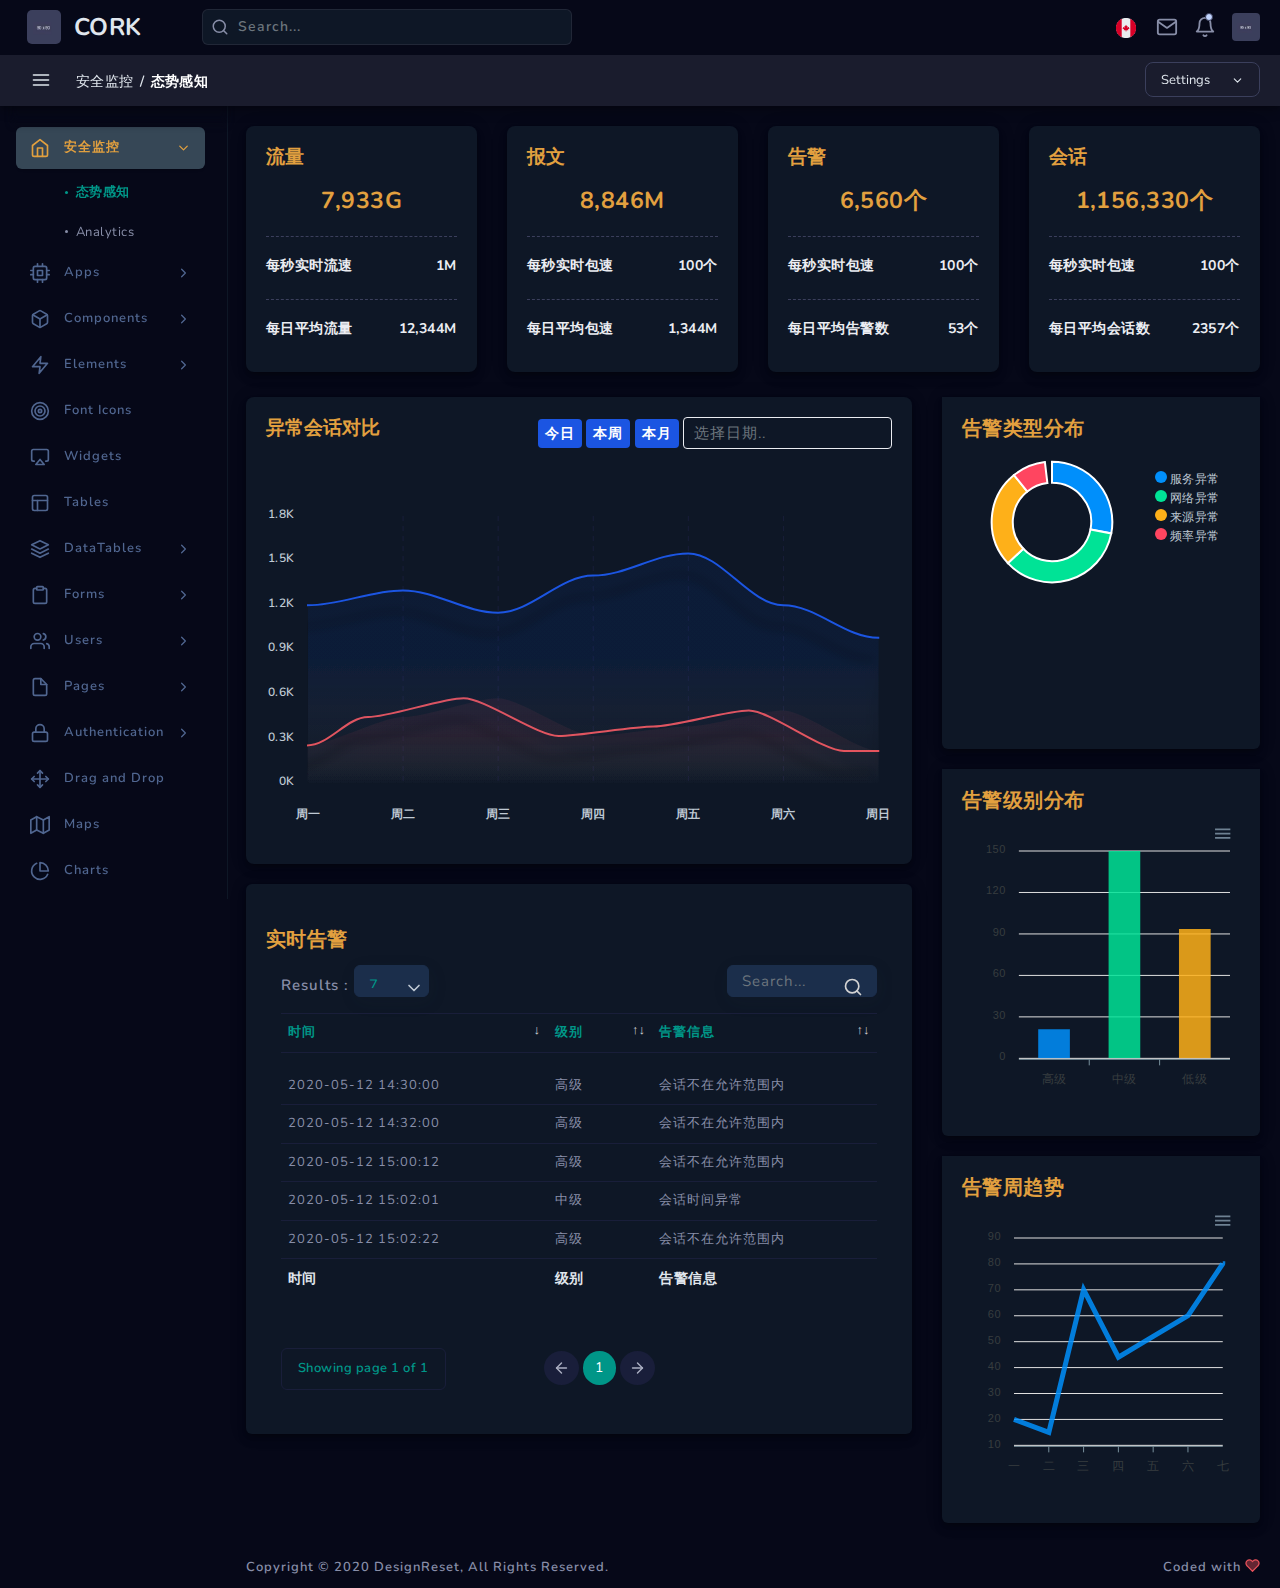
<file: index.html>
<!DOCTYPE html>
<html lang="en">
<head>
    <meta charset="utf-8">
    <meta http-equiv="X-UA-Compatible" content="IE=edge">
    <meta name="viewport" content="width=device-width, initial-scale=1, maximum-scale=1, shrink-to-fit=no">
    <title>中科网威</title>
    <link rel="icon" type="image/x-icon" href="assets/img/favicon.ico"/>
    <link href="assets/css/loader.css" rel="stylesheet" type="text/css" />
    <script src="assets/js/loader.js"></script>
    <!-- BEGIN GLOBAL MANDATORY STYLES -->
    <link href="https://fonts.googleapis.com/css?family=Nunito:400,600,700" rel="stylesheet">
    <link href="bootstrap/css/bootstrap.min.css" rel="stylesheet" type="text/css" />
    <link href="assets/css/plugins.css" rel="stylesheet" type="text/css" />
    <!-- END GLOBAL MANDATORY STYLES -->
    <link href="plugins/flatpickr/flatpickr.css" rel="stylesheet" type="text/css">
    <!-- BEGIN PAGE LEVEL PLUGINS/CUSTOM STYLES -->
    <link href="plugins/apex/apexcharts.css" rel="stylesheet" type="text/css">
    <link href="assets/css/dashboard/dash_1.css" rel="stylesheet" type="text/css" />
    <link rel="stylesheet" href="plugins/flatpickr/custom-flatpickr.css">
    
    <link rel="stylesheet" type="text/css" href="plugins/table/datatable/datatables.css">
    <link rel="stylesheet" type="text/css" href="plugins/table/datatable/dt-global_style.css">
    <!-- END PAGE LEVEL PLUGINS/CUSTOM STYLES -->

</head>
<body>
    <!-- BEGIN LOADER -->
    <div id="load_screen"> <div class="loader"> <div class="loader-content">
        <div class="spinner-grow align-self-center"></div>
    </div></div></div>
    <!--  END LOADER -->

    <!--  BEGIN NAVBAR  -->
    <div class="header-container fixed-top">
        <header class="header navbar navbar-expand-sm">

            <ul class="navbar-item theme-brand flex-row  text-center">
                <li class="nav-item theme-logo">
                    <a href="index.html">
                        <img src="assets/img/90x90.jpg" class="navbar-logo" alt="logo">
                    </a>
                </li>
                <li class="nav-item theme-text">
                    <a href="index.html" class="nav-link"> CORK </a>
                </li>
            </ul>

            <ul class="navbar-item flex-row ml-md-0 ml-auto">
                <li class="nav-item align-self-center search-animated">
                    <svg xmlns="http://www.w3.org/2000/svg" width="24" height="24" viewBox="0 0 24 24" fill="none" stroke="currentColor" stroke-width="2" stroke-linecap="round" stroke-linejoin="round" class="feather feather-search toggle-search"><circle cx="11" cy="11" r="8"></circle><line x1="21" y1="21" x2="16.65" y2="16.65"></line></svg>
                    <form class="form-inline search-full form-inline search" role="search">
                        <div class="search-bar">
                            <input type="text" class="form-control search-form-control  ml-lg-auto" placeholder="Search...">
                        </div>
                    </form>
                </li>
            </ul>

            <ul class="navbar-item flex-row ml-md-auto">

                <li class="nav-item dropdown language-dropdown">
                    <a href="javascript:void(0);" class="nav-link dropdown-toggle" id="language-dropdown" data-toggle="dropdown" aria-haspopup="true" aria-expanded="false">
                        <img src="assets/img/ca.png" class="flag-width" alt="flag">
                    </a>
                    <div class="dropdown-menu position-absolute" aria-labelledby="language-dropdown">
                        <a class="dropdown-item d-flex" href="javascript:void(0);"><img src="assets/img/de.png" class="flag-width" alt="flag"> <span class="align-self-center">&nbsp;German</span></a>
                        <a class="dropdown-item d-flex" href="javascript:void(0);"><img src="assets/img/jp.png" class="flag-width" alt="flag"> <span class="align-self-center">&nbsp;Japanese</span></a>
                        <a class="dropdown-item d-flex" href="javascript:void(0);"><img src="assets/img/fr.png" class="flag-width" alt="flag"> <span class="align-self-center">&nbsp;French</span></a>
                        <a class="dropdown-item d-flex" href="javascript:void(0);"><img src="assets/img/ca.png" class="flag-width" alt="flag"> <span class="align-self-center">&nbsp;English</span></a>
                    </div>
                </li>

                <li class="nav-item dropdown message-dropdown">
                    <a href="javascript:void(0);" class="nav-link dropdown-toggle" id="messageDropdown" data-toggle="dropdown" aria-haspopup="true" aria-expanded="false">
                        <svg xmlns="http://www.w3.org/2000/svg" width="24" height="24" viewBox="0 0 24 24" fill="none" stroke="currentColor" stroke-width="2" stroke-linecap="round" stroke-linejoin="round" class="feather feather-mail"><path d="M4 4h16c1.1 0 2 .9 2 2v12c0 1.1-.9 2-2 2H4c-1.1 0-2-.9-2-2V6c0-1.1.9-2 2-2z"></path><polyline points="22,6 12,13 2,6"></polyline></svg>
                    </a>
                    <div class="dropdown-menu p-0 position-absolute" aria-labelledby="messageDropdown">
                        <div class="">
                            <a class="dropdown-item">
                                <div class="">

                                    <div class="media">
                                        <div class="user-img">
                                            <img class="usr-img rounded-circle" src="assets/img/90x90.jpg" alt="profile">
                                        </div>
                                        <div class="media-body">
                                            <div class="">
                                                <h5 class="usr-name">Kara Young</h5>
                                                <p class="msg-title">ACCOUNT UPDATE</p>
                                            </div>
                                        </div>
                                    </div>

                                </div>
                            </a>
                            <a class="dropdown-item">
                                <div class="">

                                    <div class="media">
                                        <div class="user-img">
                                            <img class="usr-img rounded-circle" src="assets/img/90x90.jpg" alt="profile">
                                        </div>
                                        <div class="media-body">
                                            <div class="">
                                                <h5 class="usr-name">Daisy Anderson</h5>
                                                <p class="msg-title">ACCOUNT UPDATE</p>
                                            </div>
                                        </div>
                                    </div>
                                    
                                </div>
                            </a>
                            <a class="dropdown-item">
                                <div class="">

                                    <div class="media">
                                        <div class="user-img">
                                            <img class="usr-img rounded-circle" src="assets/img/90x90.jpg" alt="profile">
                                        </div>
                                        <div class="media-body">
                                            <div class="">
                                                <h5 class="usr-name">Oscar Garner</h5>
                                                <p class="msg-title">ACCOUNT UPDATE</p>
                                            </div>
                                        </div>
                                    </div>
                                    
                                </div>
                            </a>
                        </div>
                    </div>
                </li>

                <li class="nav-item dropdown notification-dropdown">
                    <a href="javascript:void(0);" class="nav-link dropdown-toggle" id="notificationDropdown" data-toggle="dropdown" aria-haspopup="true" aria-expanded="false">
                        <svg xmlns="http://www.w3.org/2000/svg" width="24" height="24" viewBox="0 0 24 24" fill="none" stroke="currentColor" stroke-width="2" stroke-linecap="round" stroke-linejoin="round" class="feather feather-bell"><path d="M18 8A6 6 0 0 0 6 8c0 7-3 9-3 9h18s-3-2-3-9"></path><path d="M13.73 21a2 2 0 0 1-3.46 0"></path></svg><span class="badge badge-success"></span>
                    </a>
                    <div class="dropdown-menu position-absolute" aria-labelledby="notificationDropdown">
                        <div class="notification-scroll">

                            <div class="dropdown-item">
                                <div class="media">
                                    <svg xmlns="http://www.w3.org/2000/svg" width="24" height="24" viewBox="0 0 24 24" fill="none" stroke="currentColor" stroke-width="2" stroke-linecap="round" stroke-linejoin="round" class="feather feather-heart"><path d="M20.84 4.61a5.5 5.5 0 0 0-7.78 0L12 5.67l-1.06-1.06a5.5 5.5 0 0 0-7.78 7.78l1.06 1.06L12 21.23l7.78-7.78 1.06-1.06a5.5 5.5 0 0 0 0-7.78z"></path></svg>
                                    <div class="media-body">
                                        <div class="notification-para"><span class="user-name">Shaun Park</span> likes your photo.</div>
                                    </div>
                                </div>
                            </div>

                            <div class="dropdown-item">
                                <div class="media">
                                    <svg xmlns="http://www.w3.org/2000/svg" width="24" height="24" viewBox="0 0 24 24" fill="none" stroke="currentColor" stroke-width="2" stroke-linecap="round" stroke-linejoin="round" class="feather feather-share-2"><circle cx="18" cy="5" r="3"></circle><circle cx="6" cy="12" r="3"></circle><circle cx="18" cy="19" r="3"></circle><line x1="8.59" y1="13.51" x2="15.42" y2="17.49"></line><line x1="15.41" y1="6.51" x2="8.59" y2="10.49"></line></svg>
                                    <div class="media-body">
                                        <div class="notification-para"><span class="user-name">Kelly Young</span> shared your post</div>
                                    </div>
                                </div>
                            </div>

                            <div class="dropdown-item">
                                <div class="media">
                                    <svg xmlns="http://www.w3.org/2000/svg" width="24" height="24" viewBox="0 0 24 24" fill="none" stroke="currentColor" stroke-width="2" stroke-linecap="round" stroke-linejoin="round" class="feather feather-tag"><path d="M20.59 13.41l-7.17 7.17a2 2 0 0 1-2.83 0L2 12V2h10l8.59 8.59a2 2 0 0 1 0 2.82z"></path><line x1="7" y1="7" x2="7" y2="7"></line></svg>
                                    <div class="media-body">
                                        <div class="notification-para"><span class="user-name">Kelly Young</span> mentioned you in comment.</div>
                                    </div>
                                </div>
                            </div>
                        </div>
                    </div>
                </li>

                <li class="nav-item dropdown user-profile-dropdown">
                    <a href="javascript:void(0);" class="nav-link dropdown-toggle user" id="userProfileDropdown" data-toggle="dropdown" aria-haspopup="true" aria-expanded="true">
                        <img src="assets/img/90x90.jpg" alt="avatar">
                    </a>
                    <div class="dropdown-menu position-absolute" aria-labelledby="userProfileDropdown">
                        <div class="">
                            <div class="dropdown-item">
                                <a href="user_profile.html"><svg xmlns="http://www.w3.org/2000/svg" width="24" height="24" viewBox="0 0 24 24" fill="none" stroke="currentColor" stroke-width="2" stroke-linecap="round" stroke-linejoin="round" class="feather feather-user"><path d="M20 21v-2a4 4 0 0 0-4-4H8a4 4 0 0 0-4 4v2"></path><circle cx="12" cy="7" r="4"></circle></svg> My Profile</a>
                            </div>
                            <div class="dropdown-item">
                                <a href="apps_mailbox.html"><svg xmlns="http://www.w3.org/2000/svg" width="24" height="24" viewBox="0 0 24 24" fill="none" stroke="currentColor" stroke-width="2" stroke-linecap="round" stroke-linejoin="round" class="feather feather-inbox"><polyline points="22 12 16 12 14 15 10 15 8 12 2 12"></polyline><path d="M5.45 5.11L2 12v6a2 2 0 0 0 2 2h16a2 2 0 0 0 2-2v-6l-3.45-6.89A2 2 0 0 0 16.76 4H7.24a2 2 0 0 0-1.79 1.11z"></path></svg> Inbox</a>
                            </div>
                            <div class="dropdown-item">
                                <a href="auth_lockscreen.html"><svg xmlns="http://www.w3.org/2000/svg" width="24" height="24" viewBox="0 0 24 24" fill="none" stroke="currentColor" stroke-width="2" stroke-linecap="round" stroke-linejoin="round" class="feather feather-lock"><rect x="3" y="11" width="18" height="11" rx="2" ry="2"></rect><path d="M7 11V7a5 5 0 0 1 10 0v4"></path></svg> Lock Screen</a>
                            </div>
                            <div class="dropdown-item">
                                <a href="auth_login.html"><svg xmlns="http://www.w3.org/2000/svg" width="24" height="24" viewBox="0 0 24 24" fill="none" stroke="currentColor" stroke-width="2" stroke-linecap="round" stroke-linejoin="round" class="feather feather-log-out"><path d="M9 21H5a2 2 0 0 1-2-2V5a2 2 0 0 1 2-2h4"></path><polyline points="16 17 21 12 16 7"></polyline><line x1="21" y1="12" x2="9" y2="12"></line></svg> Sign Out</a>
                            </div>
                        </div>
                    </div>
                </li>

            </ul>
        </header>
    </div>
    <!--  END NAVBAR  -->

    <!--  BEGIN NAVBAR  -->
    <div class="sub-header-container">
        <header class="header navbar navbar-expand-sm">
            <a href="javascript:void(0);" class="sidebarCollapse" data-placement="bottom"><svg xmlns="http://www.w3.org/2000/svg" width="24" height="24" viewBox="0 0 24 24" fill="none" stroke="currentColor" stroke-width="2" stroke-linecap="round" stroke-linejoin="round" class="feather feather-menu"><line x1="3" y1="12" x2="21" y2="12"></line><line x1="3" y1="6" x2="21" y2="6"></line><line x1="3" y1="18" x2="21" y2="18"></line></svg></a>

            <ul class="navbar-nav flex-row">
                <li>
                    <div class="page-header">

                        <nav class="breadcrumb-one" aria-label="breadcrumb">
                            <ol class="breadcrumb">
                                <li class="breadcrumb-item"><a href="javascript:void(0);">安全监控</a></li>
                                <li class="breadcrumb-item active" aria-current="page"><span>态势感知</span></li>
                            </ol>
                        </nav>

                    </div>
                </li>
            </ul>
            <ul class="navbar-nav flex-row ml-auto ">
                <li class="nav-item more-dropdown">
                    <div class="dropdown  custom-dropdown-icon">
                        <a class="dropdown-toggle btn" href="#" role="button" id="customDropdown" data-toggle="dropdown" aria-haspopup="true" aria-expanded="false"><span>Settings</span> <svg xmlns="http://www.w3.org/2000/svg" width="24" height="24" viewBox="0 0 24 24" fill="none" stroke="currentColor" stroke-width="2" stroke-linecap="round" stroke-linejoin="round" class="feather feather-chevron-down"><polyline points="6 9 12 15 18 9"></polyline></svg></a>

                        <div class="dropdown-menu dropdown-menu-right" aria-labelledby="customDropdown">
                            <a class="dropdown-item" data-value="Settings" href="javascript:void(0);">Settings</a>
                            <a class="dropdown-item" data-value="Mail" href="javascript:void(0);">Mail</a>
                            <a class="dropdown-item" data-value="Print" href="javascript:void(0);">Print</a>
                            <a class="dropdown-item" data-value="Download" href="javascript:void(0);">Download</a>
                            <a class="dropdown-item" data-value="Share" href="javascript:void(0);">Share</a>
                        </div>
                    </div>
                </li>
            </ul>
        </header>
    </div>
    <!--  END NAVBAR  -->

    <!--  BEGIN MAIN CONTAINER  -->
    <div class="main-container" id="container">

        <div class="overlay"></div>
        <div class="search-overlay"></div>

        <!--  BEGIN SIDEBAR  -->
        <div class="sidebar-wrapper sidebar-theme">
            
            <nav id="sidebar">
                <div class="shadow-bottom"></div>
                <ul class="list-unstyled menu-categories" id="accordionExample">
                    <li class="menu">
                        <a href="#dashboard" data-active="true" data-toggle="collapse" aria-expanded="true" class="dropdown-toggle">
                            <div class="">
                                <svg xmlns="http://www.w3.org/2000/svg" width="24" height="24" viewBox="0 0 24 24" fill="none" stroke="currentColor" stroke-width="2" stroke-linecap="round" stroke-linejoin="round" class="feather feather-home"><path d="M3 9l9-7 9 7v11a2 2 0 0 1-2 2H5a2 2 0 0 1-2-2z"></path><polyline points="9 22 9 12 15 12 15 22"></polyline></svg>
                                <span>安全监控</span>
                            </div>
                            <div>
                                <svg xmlns="http://www.w3.org/2000/svg" width="24" height="24" viewBox="0 0 24 24" fill="none" stroke="currentColor" stroke-width="2" stroke-linecap="round" stroke-linejoin="round" class="feather feather-chevron-right"><polyline points="9 18 15 12 9 6"></polyline></svg>
                            </div>
                        </a>
                        <ul class="collapse submenu list-unstyled show" id="dashboard" data-parent="#accordionExample">
                            <li class="active">
                                <a href="index.html"> 态势感知 </a>
                            </li>
                            <li>
                                <a href="index2.html"> Analytics </a>
                            </li>
                        </ul>
                    </li>

                    <li class="menu">
                        <a href="#app" data-toggle="collapse" aria-expanded="false" class="dropdown-toggle">
                            <div class="">
                                <svg xmlns="http://www.w3.org/2000/svg" width="24" height="24" viewBox="0 0 24 24" fill="none" stroke="currentColor" stroke-width="2" stroke-linecap="round" stroke-linejoin="round" class="feather feather-cpu"><rect x="4" y="4" width="16" height="16" rx="2" ry="2"></rect><rect x="9" y="9" width="6" height="6"></rect><line x1="9" y1="1" x2="9" y2="4"></line><line x1="15" y1="1" x2="15" y2="4"></line><line x1="9" y1="20" x2="9" y2="23"></line><line x1="15" y1="20" x2="15" y2="23"></line><line x1="20" y1="9" x2="23" y2="9"></line><line x1="20" y1="14" x2="23" y2="14"></line><line x1="1" y1="9" x2="4" y2="9"></line><line x1="1" y1="14" x2="4" y2="14"></line></svg>
                                <span>Apps</span>
                            </div>
                            <div>
                                <svg xmlns="http://www.w3.org/2000/svg" width="24" height="24" viewBox="0 0 24 24" fill="none" stroke="currentColor" stroke-width="2" stroke-linecap="round" stroke-linejoin="round" class="feather feather-chevron-right"><polyline points="9 18 15 12 9 6"></polyline></svg>
                            </div>
                        </a>
                        <ul class="collapse submenu list-unstyled" id="app" data-parent="#accordionExample">
                            <li>
                                <a href="apps_chat.html"> Chat </a>
                            </li>
                            <li>
                                <a href="apps_mailbox.html"> Mailbox  </a>
                            </li>
                            <li>
                                <a href="apps_todoList.html"> Todo List </a>
                            </li>                            
                            <li>
                                <a href="apps_notes.html"> Notes </a>
                            </li>
                            <li>
                                <a href="apps_scrumboard.html">Scrumboard</a>
                            </li>
                            <li>
                                <a href="apps_contacts.html"> Contacts </a>
                            </li>
                            <li>
                                <a href="apps_invoice.html"> Invoice List </a>
                            </li>
                            <li>
                                <a href="apps_calendar.html"> Calendar </a>
                            </li>
                        </ul>
                    </li>

                    <li class="menu">
                        <a href="#components" data-toggle="collapse" aria-expanded="false" class="dropdown-toggle">
                            <div class="">
                                <svg xmlns="http://www.w3.org/2000/svg" width="24" height="24" viewBox="0 0 24 24" fill="none" stroke="currentColor" stroke-width="2" stroke-linecap="round" stroke-linejoin="round" class="feather feather-box"><path d="M21 16V8a2 2 0 0 0-1-1.73l-7-4a2 2 0 0 0-2 0l-7 4A2 2 0 0 0 3 8v8a2 2 0 0 0 1 1.73l7 4a2 2 0 0 0 2 0l7-4A2 2 0 0 0 21 16z"></path><polyline points="3.27 6.96 12 12.01 20.73 6.96"></polyline><line x1="12" y1="22.08" x2="12" y2="12"></line></svg>
                                <span>Components</span>
                            </div>
                            <div>
                                <svg xmlns="http://www.w3.org/2000/svg" width="24" height="24" viewBox="0 0 24 24" fill="none" stroke="currentColor" stroke-width="2" stroke-linecap="round" stroke-linejoin="round" class="feather feather-chevron-right"><polyline points="9 18 15 12 9 6"></polyline></svg>
                            </div>
                        </a>
                        <ul class="collapse submenu list-unstyled" id="components" data-parent="#accordionExample">
                            <li>
                                <a href="component_tabs.html"> Tabs </a>
                            </li>
                            <li>
                                <a href="component_accordion.html"> Accordions  </a>
                            </li>
                            <li>
                                <a href="component_modal.html"> Modals </a>
                            </li>                            
                            <li>
                                <a href="component_cards.html"> Cards </a>
                            </li>
                            <li>
                                <a href="component_bootstrap_carousel.html">Carousel</a>
                            </li>
                            <li>
                                <a href="component_blockui.html"> Block UI </a>
                            </li>
                            <li>
                                <a href="component_countdown.html"> Countdown </a>
                            </li>
                            <li>
                                <a href="component_counter.html"> Counter </a>
                            </li>
                            <li>
                                <a href="component_sweetalert.html"> Sweet Alerts </a>
                            </li>
                            <li>
                                <a href="component_timeline.html"> Timeline </a>
                            </li>
                            <li>
                                <a href="component_snackbar.html"> Notifications </a>
                            </li>
                            <li>
                                <a href="component_session_timeout.html"> Session Timeout </a>
                            </li>
                            <li>
                                <a href="component_media_object.html"> Media Object </a>
                            </li>
                            <li>
                                <a href="component_list_group.html"> List Group </a>
                            </li>
                            <li>
                                <a href="component_pricing_table.html"> Pricing Tables </a>
                            </li>
                            <li>
                                <a href="component_lightbox.html"> Lightbox </a>
                            </li>
                        </ul>
                    </li>

                    <li class="menu">
                        <a href="#elements" data-toggle="collapse" aria-expanded="false" class="dropdown-toggle">
                            <div class="">
                                <svg xmlns="http://www.w3.org/2000/svg" width="24" height="24" viewBox="0 0 24 24" fill="none" stroke="currentColor" stroke-width="2" stroke-linecap="round" stroke-linejoin="round" class="feather feather-zap"><polygon points="13 2 3 14 12 14 11 22 21 10 12 10 13 2"></polygon></svg>
                                <span>Elements</span>
                            </div>
                            <div>
                                <svg xmlns="http://www.w3.org/2000/svg" width="24" height="24" viewBox="0 0 24 24" fill="none" stroke="currentColor" stroke-width="2" stroke-linecap="round" stroke-linejoin="round" class="feather feather-chevron-right"><polyline points="9 18 15 12 9 6"></polyline></svg>
                            </div>
                        </a>
                        <ul class="collapse submenu list-unstyled" id="elements" data-parent="#accordionExample">
                            <li>
                                <a href="element_alerts.html"> Alerts </a>
                            </li>
                            <li>
                                <a href="element_avatar.html"> Avatar </a>
                            </li>
                            <li>
                                <a href="element_badges.html"> Badges </a>
                            </li>
                            <li>
                                <a href="element_breadcrumbs.html"> Breadcrumbs </a>
                            </li>                            
                            <li>
                                <a href="element_buttons.html"> Buttons </a>
                            </li>
                            <li>
                                <a href="element_buttons_group.html"> Button Groups </a>
                            </li>
                            <li>
                                <a href="element_color_library.html"> Color Library </a>
                            </li>
                            <li>
                                <a href="element_dropdown.html"> Dropdown </a>
                            </li>
                            <li>
                                <a href="element_infobox.html"> Infobox </a>
                            </li>
                            <li>
                                <a href="element_jumbotron.html"> Jumbotron </a>
                            </li>
                            <li>
                                <a href="element_loader.html"> Loader </a>
                            </li>
                            <li>
                                <a href="element_pagination.html"> Pagination </a>
                            </li>
                            <li>
                                <a href="element_popovers.html"> Popovers </a>
                            </li>
                            <li>
                                <a href="element_progress_bar.html"> Progress Bar </a>
                            </li>
                            <li>
                                <a href="element_search.html"> Search </a>
                            </li>
                            <li>
                                <a href="element_tooltips.html"> Tooltips </a>
                            </li>
                            <li>
                                <a href="element_treeview.html"> Treeview </a>
                            </li>
                            <li>
                                <a href="element_typography.html"> Typography </a>
                            </li>
                        </ul>
                    </li>

                    <li class="menu">
                        <a href="fonticons.html" aria-expanded="false" class="dropdown-toggle">
                            <div class="">
                                <svg xmlns="http://www.w3.org/2000/svg" width="24" height="24" viewBox="0 0 24 24" fill="none" stroke="currentColor" stroke-width="2" stroke-linecap="round" stroke-linejoin="round" class="feather feather-target"><circle cx="12" cy="12" r="10"></circle><circle cx="12" cy="12" r="6"></circle><circle cx="12" cy="12" r="2"></circle></svg>
                                <span>Font Icons</span>
                            </div>
                        </a>
                    </li>

                    <li class="menu">
                        <a href="widgets.html" aria-expanded="false" class="dropdown-toggle">
                            <div class="">
                                <svg xmlns="http://www.w3.org/2000/svg" width="24" height="24" viewBox="0 0 24 24" fill="none" stroke="currentColor" stroke-width="2" stroke-linecap="round" stroke-linejoin="round" class="feather feather-airplay"><path d="M5 17H4a2 2 0 0 1-2-2V5a2 2 0 0 1 2-2h16a2 2 0 0 1 2 2v10a2 2 0 0 1-2 2h-1"></path><polygon points="12 15 17 21 7 21 12 15"></polygon></svg>
                                <span>Widgets</span>
                            </div>
                        </a>
                    </li>

                    <li class="menu">
                        <a href="table_basic.html" aria-expanded="false" class="dropdown-toggle">
                            <div class="">
                                <svg xmlns="http://www.w3.org/2000/svg" width="24" height="24" viewBox="0 0 24 24" fill="none" stroke="currentColor" stroke-width="2" stroke-linecap="round" stroke-linejoin="round" class="feather feather-layout"><rect x="3" y="3" width="18" height="18" rx="2" ry="2"></rect><line x1="3" y1="9" x2="21" y2="9"></line><line x1="9" y1="21" x2="9" y2="9"></line></svg>
                                <span>Tables</span>
                            </div>
                        </a>
                    </li>

                    <li class="menu">
                        <a href="#datatables" data-toggle="collapse" aria-expanded="false" class="dropdown-toggle">
                            <div class="">
                                <svg xmlns="http://www.w3.org/2000/svg" width="24" height="24" viewBox="0 0 24 24" fill="none" stroke="currentColor" stroke-width="2" stroke-linecap="round" stroke-linejoin="round" class="feather feather-layers"><polygon points="12 2 2 7 12 12 22 7 12 2"></polygon><polyline points="2 17 12 22 22 17"></polyline><polyline points="2 12 12 17 22 12"></polyline></svg>
                                <span>DataTables</span>
                            </div>
                            <div>
                                <svg xmlns="http://www.w3.org/2000/svg" width="24" height="24" viewBox="0 0 24 24" fill="none" stroke="currentColor" stroke-width="2" stroke-linecap="round" stroke-linejoin="round" class="feather feather-chevron-right"><polyline points="9 18 15 12 9 6"></polyline></svg>
                            </div>
                        </a>
                        <ul class="collapse submenu list-unstyled" id="datatables" data-parent="#accordionExample">
                            <li>
                                <a href="table_dt_basic.html"> Basic </a>
                            </li>
                            <li>
                                <a href="table_dt_basic-light.html"> Light </a>
                            </li>
                            <li>
                                <a href="table_dt_ordering_sorting.html"> Order Sorting </a>
                            </li>
                            <li>
                                <a href="table_dt_multi-column_ordering.html"> Multi-Column </a>
                            </li>
                            <li>
                                <a href="table_dt_multiple_tables.html"> Multiple Tables</a>
                            </li>
                            <li>
                                <a href="table_dt_alternative_pagination.html"> Alt. Pagination</a>
                            </li>
                            <li>
                                <a href="table_dt_custom.html"> Custom </a>
                            </li>
                            <li>
                                <a href="table_dt_range_search.html"> Range Search </a>
                            </li>
                            <li>
                                <a href="table_dt_html5.html"> HTML5 Export </a>
                            </li>
                            <li>
                                <a href="table_dt_live_dom_ordering.html"> Live DOM ordering </a>
                            </li>
                            <li>
                                <a href="table_dt_miscellaneous.html"> Miscellaneous </a>
                            </li>
                        </ul>
                    </li>

                    <li class="menu">
                        <a href="#forms" data-toggle="collapse" aria-expanded="false" class="dropdown-toggle">
                            <div class="">
                                <svg xmlns="http://www.w3.org/2000/svg" width="24" height="24" viewBox="0 0 24 24" fill="none" stroke="currentColor" stroke-width="2" stroke-linecap="round" stroke-linejoin="round" class="feather feather-clipboard"><path d="M16 4h2a2 2 0 0 1 2 2v14a2 2 0 0 1-2 2H6a2 2 0 0 1-2-2V6a2 2 0 0 1 2-2h2"></path><rect x="8" y="2" width="8" height="4" rx="1" ry="1"></rect></svg>
                                <span>Forms</span>
                            </div>
                            <div>
                                <svg xmlns="http://www.w3.org/2000/svg" width="24" height="24" viewBox="0 0 24 24" fill="none" stroke="currentColor" stroke-width="2" stroke-linecap="round" stroke-linejoin="round" class="feather feather-chevron-right"><polyline points="9 18 15 12 9 6"></polyline></svg>
                            </div>
                        </a>
                        <ul class="collapse submenu list-unstyled" id="forms" data-parent="#accordionExample">
                            <li>
                                <a href="form_bootstrap_basic.html"> Basic </a>
                            </li>
                            <li>
                                <a href="form_input_group_basic.html"> Input Group </a>
                            </li>
                            <li>
                                <a href="form_layouts.html"> Layouts </a>
                            </li>
                            <li>
                                <a href="form_validation.html"> Validation </a>
                            </li>
                            <li>
                                <a href="form_input_mask.html"> Input Mask </a>
                            </li>
                            <li>
                                <a href="form_bootstrap_select.html"> Bootstrap Select </a>
                            </li>
                            <li>
                                <a href="form_select2.html"> Select2 </a>
                            </li>
                            <li>
                                <a href="form_bootstrap_touchspin.html"> TouchSpin </a>
                            </li>
                            <li>
                                <a href="form_maxlength.html"> Maxlength </a>
                            </li>                          
                            <li>
                                <a href="form_checkbox_radio.html"> Checkbox &amp; Radio </a>
                            </li>                            
                            <li>
                                <a href="form_switches.html"> Switches </a>
                            </li>
                            <li>
                                <a href="form_wizard.html"> Wizards </a>
                            </li>
                            <li>
                                <a href="form_fileupload.html"> File Upload </a>
                            </li>
                            <li>
                                <a href="form_quill.html"> Quill Editor </a>
                            </li>
                            <li>
                                <a href="form_markdown.html"> Markdown Editor </a>
                            </li>
                            <li>
                                <a href="form_date_range_picker.html"> Date &amp; Range Picker </a>
                            </li>
                            <li>
                                <a href="form_clipboard.html"> Clipboard </a>
                            </li>
                            <li>
                                <a href="form_typeahead.html"> Typeahead </a>
                            </li>
                        </ul>
                    </li>
                    
                    <li class="menu">
                        <a href="#users" data-toggle="collapse" aria-expanded="false" class="dropdown-toggle">
                            <div class="">
                                <svg xmlns="http://www.w3.org/2000/svg" width="24" height="24" viewBox="0 0 24 24" fill="none" stroke="currentColor" stroke-width="2" stroke-linecap="round" stroke-linejoin="round" class="feather feather-users"><path d="M17 21v-2a4 4 0 0 0-4-4H5a4 4 0 0 0-4 4v2"></path><circle cx="9" cy="7" r="4"></circle><path d="M23 21v-2a4 4 0 0 0-3-3.87"></path><path d="M16 3.13a4 4 0 0 1 0 7.75"></path></svg>
                                <span>Users</span>
                            </div>
                            <div>
                                <svg xmlns="http://www.w3.org/2000/svg" width="24" height="24" viewBox="0 0 24 24" fill="none" stroke="currentColor" stroke-width="2" stroke-linecap="round" stroke-linejoin="round" class="feather feather-chevron-right"><polyline points="9 18 15 12 9 6"></polyline></svg>
                            </div>
                        </a>
                        <ul class="collapse submenu list-unstyled" id="users" data-parent="#accordionExample">
                            <li>
                                <a href="user_profile.html"> Profile </a>
                            </li>
                            <li>
                                <a href="user_account_setting.html"> Account Settings </a>
                            </li>
                        </ul>
                    </li>

                    <li class="menu">
                        <a href="#pages" data-toggle="collapse" aria-expanded="false" class="dropdown-toggle">
                            <div class="">
                                <svg xmlns="http://www.w3.org/2000/svg" width="24" height="24" viewBox="0 0 24 24" fill="none" stroke="currentColor" stroke-width="2" stroke-linecap="round" stroke-linejoin="round" class="feather feather-file"><path d="M13 2H6a2 2 0 0 0-2 2v16a2 2 0 0 0 2 2h12a2 2 0 0 0 2-2V9z"></path><polyline points="13 2 13 9 20 9"></polyline></svg>
                                <span>Pages</span>
                            </div>
                            <div>
                                <svg xmlns="http://www.w3.org/2000/svg" width="24" height="24" viewBox="0 0 24 24" fill="none" stroke="currentColor" stroke-width="2" stroke-linecap="round" stroke-linejoin="round" class="feather feather-chevron-right"><polyline points="9 18 15 12 9 6"></polyline></svg>
                            </div>
                        </a>
                        <ul class="collapse submenu list-unstyled" id="pages" data-parent="#accordionExample">
                            <li>
                                <a href="pages_helpdesk.html"> Helpdesk </a>
                            </li>
                            <li>
                                <a href="pages_contact_us.html"> Contact Form </a>
                            </li>
                            <li>
                                <a href="pages_faq.html"> FAQ </a>
                            </li>
                            <li>
                                <a href="pages_faq2.html"> FAQ 2 </a>
                            </li>
                            <li>
                                <a href="pages_privacy.html"> Privacy Policy </a>
                            </li>
                            <li>
                                <a href="pages_coming_soon.html"> Coming Soon </a>
                            </li>
                            <li>
                                <a href="#pages-error" data-toggle="collapse" aria-expanded="false" class="dropdown-toggle"> Error <svg xmlns="http://www.w3.org/2000/svg" width="24" height="24" viewBox="0 0 24 24" fill="none" stroke="currentColor" stroke-width="2" stroke-linecap="round" stroke-linejoin="round" class="feather feather-chevron-right"><polyline points="9 18 15 12 9 6"></polyline></svg> </a>
                                <ul class="collapse list-unstyled sub-submenu" id="pages-error" data-parent="#pages"> 
                                    <li>
                                        <a href="pages_error404.html"> 404 </a>
                                    </li>
                                    <li>
                                        <a href="pages_error500.html"> 500 </a>
                                    </li>
                                    <li>
                                        <a href="pages_error503.html"> 503 </a>
                                    </li>
                                    <li>
                                        <a href="pages_maintenence.html"> Maintanence </a>
                                    </li>
                                </ul>
                            </li>
                        </ul>
                    </li>

                    <li class="menu">
                        <a href="#authentication" data-toggle="collapse" aria-expanded="false" class="dropdown-toggle">
                            <div class="">
                                <svg xmlns="http://www.w3.org/2000/svg" width="24" height="24" viewBox="0 0 24 24" fill="none" stroke="currentColor" stroke-width="2" stroke-linecap="round" stroke-linejoin="round" class="feather feather-lock"><rect x="3" y="11" width="18" height="11" rx="2" ry="2"></rect><path d="M7 11V7a5 5 0 0 1 10 0v4"></path></svg>
                                <span>Authentication</span>
                            </div>
                            <div>
                                <svg xmlns="http://www.w3.org/2000/svg" width="24" height="24" viewBox="0 0 24 24" fill="none" stroke="currentColor" stroke-width="2" stroke-linecap="round" stroke-linejoin="round" class="feather feather-chevron-right"><polyline points="9 18 15 12 9 6"></polyline></svg>
                            </div>
                        </a>
                        <ul class="collapse submenu list-unstyled" id="authentication" data-parent="#accordionExample">
                            <li>
                                <a href="auth_login_boxed.html"> Login Boxed </a>
                            </li>
                            <li>
                                <a href="auth_register_boxed.html"> Register Boxed </a>
                            </li>
                            <li>
                                <a href="auth_lockscreen_boxed.html"> Unlock Boxed </a>
                            </li>
                            <li>
                                <a href="auth_pass_recovery_boxed.html"> Recover ID Boxed </a>
                            </li>
                            <li>
                                <a href="auth_login.html"> Login Cover </a>
                            </li>
                            <li>
                                <a href="auth_register.html"> Register Cover </a>
                            </li>
                            <li>
                                <a href="auth_lockscreen.html"> Unlock Cover </a>
                            </li>
                            <li>
                                <a href="auth_pass_recovery.html"> Recover ID Cover </a>
                            </li>
                        </ul>
                    </li>

                    <li class="menu">
                        <a href="dragndrop_dragula.html" aria-expanded="false" class="dropdown-toggle">
                            <div class="">
                                <svg xmlns="http://www.w3.org/2000/svg" width="24" height="24" viewBox="0 0 24 24" fill="none" stroke="currentColor" stroke-width="2" stroke-linecap="round" stroke-linejoin="round" class="feather feather-move"><polyline points="5 9 2 12 5 15"></polyline><polyline points="9 5 12 2 15 5"></polyline><polyline points="15 19 12 22 9 19"></polyline><polyline points="19 9 22 12 19 15"></polyline><line x1="2" y1="12" x2="22" y2="12"></line><line x1="12" y1="2" x2="12" y2="22"></line></svg>
                                <span>Drag and Drop</span>
                            </div>
                        </a>
                    </li>

                    <li class="menu">
                        <a href="map_jvector.html" aria-expanded="false" class="dropdown-toggle">
                            <div class="">
                                <svg xmlns="http://www.w3.org/2000/svg" width="24" height="24" viewBox="0 0 24 24" fill="none" stroke="currentColor" stroke-width="2" stroke-linecap="round" stroke-linejoin="round" class="feather feather-map"><polygon points="1 6 1 22 8 18 16 22 23 18 23 2 16 6 8 2 1 6"></polygon><line x1="8" y1="2" x2="8" y2="18"></line><line x1="16" y1="6" x2="16" y2="22"></line></svg>
                                <span>Maps</span>
                            </div>
                        </a>
                    </li>

                    <li class="menu">
                        <a href="charts_apex.html" aria-expanded="false" class="dropdown-toggle">
                            <div class="">
                                <svg xmlns="http://www.w3.org/2000/svg" width="24" height="24" viewBox="0 0 24 24" fill="none" stroke="currentColor" stroke-width="2" stroke-linecap="round" stroke-linejoin="round" class="feather feather-pie-chart"><path d="M21.21 15.89A10 10 0 1 1 8 2.83"></path><path d="M22 12A10 10 0 0 0 12 2v10z"></path></svg>
                                <span>Charts</span>
                            </div>
                        </a>
                    </li>

                    <li class="menu">
                        <a href="#starter-kit" data-toggle="collapse" aria-expanded="false" class="dropdown-toggle">
                            <div class="">
                                <svg xmlns="http://www.w3.org/2000/svg" width="24" height="24" viewBox="0 0 24 24" fill="none" stroke="currentColor" stroke-width="2" stroke-linecap="round" stroke-linejoin="round" class="feather feather-terminal"><polyline points="4 17 10 11 4 5"></polyline><line x1="12" y1="19" x2="20" y2="19"></line></svg>
                                <span>Starter Kit</span>
                            </div>
                            <div>
                                <svg xmlns="http://www.w3.org/2000/svg" width="24" height="24" viewBox="0 0 24 24" fill="none" stroke="currentColor" stroke-width="2" stroke-linecap="round" stroke-linejoin="round" class="feather feather-chevron-right"><polyline points="9 18 15 12 9 6"></polyline></svg>
                            </div>
                        </a>
                        <ul class="collapse submenu list-unstyled" id="starter-kit" data-parent="#accordionExample">
                            <li>
                                <a href="starter_kit_blank_page.html"> Blank Page </a>
                            </li>
                            <li>
                                <a href="starter_kit_breadcrumbs.html"> Breadcrumbs </a>
                            </li>
                            <li>
                                <a href="starter_kit_boxed.html"> Boxed </a>
                            </li>
                            <li>
                                <a href="starter_kit_alt_menu.html"> Alternate Menu </a>
                            </li>
                        </ul>
                    </li>

                    <li class="menu">
                        <a href="../../documentation/index.html" aria-expanded="false" class="dropdown-toggle">
                            <div class="">
                                <svg xmlns="http://www.w3.org/2000/svg" width="24" height="24" viewBox="0 0 24 24" fill="none" stroke="currentColor" stroke-width="2" stroke-linecap="round" stroke-linejoin="round" class="feather feather-book"><path d="M4 19.5A2.5 2.5 0 0 1 6.5 17H20"></path><path d="M6.5 2H20v20H6.5A2.5 2.5 0 0 1 4 19.5v-15A2.5 2.5 0 0 1 6.5 2z"></path></svg>
                                <span>Documentation</span>
                            </div>
                        </a>
                    </li>
                    
                </ul>
                <!-- <div class="shadow-bottom"></div> -->
                
            </nav>

        </div>
        <!--  END SIDEBAR  -->
        
        <!--  BEGIN CONTENT AREA  -->
        <div id="content" class="main-content">
            <div class="layout-px-spacing">

                <div class="row layout-top-spacing">
                    <div class="col-xl-3 col-lg-4 col-md-4 col-sm-12 col-12 layout-spacing">
                        <div class="widget widget-account-invoice-one">

                            <div class="widget-heading">
                                <h5 class="">流量</h5>
                            </div>

                            <div class="widget-content">
                                <div class="invoice-box">
                                    
                                    <div class="acc-total-info">
                                        <p class="acc-amount">7,933G</p>
                                    </div>

                                    <div class="inv-detail">                                        
                                        <div class="info-detail-1">
                                            <p>每秒实时流速</p>
                                            <p>1M</p>
                                        </div>
                                    </div>
                                    <div class="info-detail-2">
                                        <p>每日平均流量</p>
                                        <p>12,344M</p>
                                    </div>
                                </div>
                            </div>

                        </div>
                    </div>
                    <div class="col-xl-3 col-lg-4 col-md-4 col-sm-12 col-12 layout-spacing">
                        <div class="widget widget-account-invoice-one">

                            <div class="widget-heading">
                                <h5 class="">报文</h5>
                            </div>

                            <div class="widget-content">
                                <div class="invoice-box">
                                    
                                    <div class="acc-total-info">
                                        <p class="acc-amount">8,846M</p>
                                    </div>

                                    <div class="inv-detail">                                        
                                        <div class="info-detail-1">
                                            <p>每秒实时包速</p>
                                            <p>100个</p>
                                        </div>
                                        
                                        
                                    </div>
                                    <div class="info-detail-2">
                                        <p>每日平均包速</p>
                                        <p>1,344M</p>
                                    </div>
                                </div>
                            </div>

                        </div>
                    </div>
                    <div class="col-xl-3 col-lg-4 col-md-4 col-sm-12 col-12 layout-spacing">
                        <div class="widget widget-account-invoice-one">

                            <div class="widget-heading">
                                <h5 class="">告警</h5>
                            </div>

                            <div class="widget-content">
                                <div class="invoice-box">
                                    
                                    <div class="acc-total-info">
                                        <p class="acc-amount">6,560个</p>
                                    </div>

                                    <div class="inv-detail">                                        
                                        <div class="info-detail-1">
                                            <p>每秒实时包速</p>
                                            <p>100个</p>
                                        </div>
                                        
                                        
                                    </div>
                                    <div class="info-detail-2">
                                        <p>每日平均告警数</p>
                                        <p>53个</p>
                                    </div>
                                </div>
                            </div>

                        </div>
                    </div>
                    <div class="col-xl-3 col-lg-4 col-md-4 col-sm-12 col-12 layout-spacing">
                        <div class="widget widget-account-invoice-one">

                            <div class="widget-heading">
                                <h5 class="">会话</h5>
                            </div>

                            <div class="widget-content">
                                <div class="invoice-box">
                                    
                                    <div class="acc-total-info">
                                        <p class="acc-amount">1,156,330个</p>
                                    </div>

                                    <div class="inv-detail">                                        
                                        <div class="info-detail-1">
                                            <p>每秒实时包速</p>
                                            <p>100个</p>
                                        </div>
                                        
                                        
                                    </div>
                                    <div class="info-detail-2">
                                        <p>每日平均会话数</p>
                                        <p>2357个</p>
                                    </div>
                                </div>
                            </div>

                        </div>
                    </div>
                    <div class="col-xl-8 col-lg-12 col-md-12 col-sm-12 col-12 layout-spacing">
                        <div class="widget widget-chart-one">
                            <div class="widget-heading">
                                <h5 class="">异常会话对比</h5>
                                <ul class="tabs tab-pills">
                                    <li><a href="javascript:void(0);" id="tb_1" class="tabmenu">今日</a></li>
                                    <li><a href="javascript:void(0);" id="tb_1" class="tabmenu">本周</a></li>
                                    <li><a href="javascript:void(0);" id="tb_1" class="tabmenu">本月</a></li>
                                    <li>
                                        <div>
                                            <input id="rangeCalendarFlatpickr" class="form-control flatpickr flatpickr-input active" type="text" placeholder="选择日期..">
                                        </div>
                                    </li>
                                </ul>
                            </div>

                            <div class="widget-content">
                                <div class="tabs tab-content">
                                    <div id="content_1" class="tabcontent"> 
                                        <div id="revenueMonthly"></div>
                                    </div>
                                </div>
                            </div>
                        </div>
                        <div class="widget-content widget-content-area br-6 col">
                            <div class="table-responsive mb-4 mt-4">
                                <h5>实时告警</h3>
                                <table id="zero-config" class="table table-hover" style="width:100%">
                                    <thead>
                                        <tr>
                                            <th>时间</th>
                                            <th>级别</th>
                                            <th>告警信息</th>
                                        </tr>
                                    </thead>
                                    <tbody>
                                        <tr>
                                            <td>2020-05-12 14:30:00</td>
                                            <td>高级</td>
                                            <td>会话不在允许范围内</td>
                                        </tr>
                                        <tr>
                                            <td>2020-05-12 14:32:00</td>
                                            <td>高级</td>
                                            <td>会话不在允许范围内</td>
                                        </tr>
                                        <tr>
                                            <td>2020-05-12 15:00:12</td>
                                            <td>高级</td>
                                            <td>会话不在允许范围内</td>
                                          
                                        </tr>
                                        <tr>
                                            <td>2020-05-12 15:02:01</td>
                                            <td>中级</td>
                                            <td>会话时间异常</td>
                                        </tr>
                                        <tr>
                                            <td>2020-05-12 15:02:22</td>
                                            <td>高级</td>
                                            <td>会话不在允许范围内</td>
                                        </tr>
                                        
                                       
                                    </tbody>
                                    <tfoot>
                                        <tr>
                                            <th>时间</th>
                                            <th>级别</th>
                                            <th>告警信息</th>
                                        </tr>
                                    </tfoot>
                                </table>
                            </div>
                        </div>
                    </div>
                    <div class="col-xl-4 col-lg-4 col-md-4 col-sm-12 col-12 layout-spacing">
                        <div class="widget-content widget-content-area">
                                <h5>告警类型分布</h5>
                            <div id="pie-chart"></div>
                        </div>
                        <div class="widget-content widget-content-area col">
                            <h5>告警级别分布</h5>
                            <div id="line-chart"></div>
                        </div>
                        <div class="widget-content widget-content-area col">
                            <h5>告警周趋势</h5>
                            <div id="line-chart-2"></div>
                        </div>
                    </div>
                    
                    <!-- <div class="col-xl-4 col-lg-12 col-md-12 col-sm-12 col-12 layout-spacing">
                        <div class="widget widget-chart-two">
                            <div class="widget-heading">
                                <h5 class="">Sales by Category</h5>
                            </div>
                            <div class="widget-content">
                                <div id="chart-2" class=""></div>
                            </div>
                        </div>
                    </div> -->

                    <!-- <div class="col-xl-4 col-lg-6 col-md-6 col-sm-6 col-12 layout-spacing">
                        <div class="widget-two">
                            <div class="widget-content">
                                <div class="w-numeric-value">
                                    <div class="w-content">
                                        <span class="w-value">Daily sales</span>
                                        <span class="w-numeric-title">Go to columns for details.</span>
                                    </div>
                                    <div class="w-icon">
                                        <svg xmlns="http://www.w3.org/2000/svg" width="24" height="24" viewBox="0 0 24 24" fill="none" stroke="currentColor" stroke-width="2" stroke-linecap="round" stroke-linejoin="round" class="feather feather-dollar-sign"><line x1="12" y1="1" x2="12" y2="23"></line><path d="M17 5H9.5a3.5 3.5 0 0 0 0 7h5a3.5 3.5 0 0 1 0 7H6"></path></svg>
                                    </div>
                                </div>
                                <div class="w-chart">
                                    <div id="daily-sales"></div>
                                </div>
                            </div>
                        </div>
                    </div> -->

                    <!-- <div class="col-xl-4 col-lg-6 col-md-6 col-sm-6 col-12 layout-spacing">
                        <div class="widget-three">
                            <div class="widget-heading">
                                <h5 class="">Summary</h5>
                            </div>
                            <div class="widget-content">

                                <div class="order-summary">

                                    <div class="summary-list">
                                        <div class="w-icon">
                                            <svg xmlns="http://www.w3.org/2000/svg" width="24" height="24" viewBox="0 0 24 24" fill="none" stroke="currentColor" stroke-width="2" stroke-linecap="round" stroke-linejoin="round" class="feather feather-shopping-bag"><path d="M6 2L3 6v14a2 2 0 0 0 2 2h14a2 2 0 0 0 2-2V6l-3-4z"></path><line x1="3" y1="6" x2="21" y2="6"></line><path d="M16 10a4 4 0 0 1-8 0"></path></svg>
                                        </div>
                                        <div class="w-summary-details">
                                            
                                            <div class="w-summary-info">
                                                <h6>Income</h6>
                                                <p class="summary-count">$92,600</p>
                                            </div>

                                            <div class="w-summary-stats">
                                                <div class="progress">
                                                    <div class="progress-bar bg-gradient-secondary" role="progressbar" style="width: 90%" aria-valuenow="90" aria-valuemin="0" aria-valuemax="100"></div>
                                                </div>
                                            </div>

                                        </div>

                                    </div>

                                    <div class="summary-list">
                                        <div class="w-icon">
                                            <svg xmlns="http://www.w3.org/2000/svg" width="24" height="24" viewBox="0 0 24 24" fill="none" stroke="currentColor" stroke-width="2" stroke-linecap="round" stroke-linejoin="round" class="feather feather-tag"><path d="M20.59 13.41l-7.17 7.17a2 2 0 0 1-2.83 0L2 12V2h10l8.59 8.59a2 2 0 0 1 0 2.82z"></path><line x1="7" y1="7" x2="7" y2="7"></line></svg>
                                        </div>
                                        <div class="w-summary-details">
                                            
                                            <div class="w-summary-info">
                                                <h6>Profit</h6>
                                                <p class="summary-count">$37,515</p>
                                            </div>

                                            <div class="w-summary-stats">
                                                <div class="progress">
                                                    <div class="progress-bar bg-gradient-success" role="progressbar" style="width: 65%" aria-valuenow="65" aria-valuemin="0" aria-valuemax="100"></div>
                                                </div>
                                            </div>

                                        </div>

                                    </div>

                                    <div class="summary-list">
                                        <div class="w-icon">
                                            <svg xmlns="http://www.w3.org/2000/svg" width="24" height="24" viewBox="0 0 24 24" fill="none" stroke="currentColor" stroke-width="2" stroke-linecap="round" stroke-linejoin="round" class="feather feather-credit-card"><rect x="1" y="4" width="22" height="16" rx="2" ry="2"></rect><line x1="1" y1="10" x2="23" y2="10"></line></svg>
                                        </div>
                                        <div class="w-summary-details">
                                            
                                            <div class="w-summary-info">
                                                <h6>Expenses</h6>
                                                <p class="summary-count">$55,085</p>
                                            </div>

                                            <div class="w-summary-stats">
                                                <div class="progress">
                                                    <div class="progress-bar bg-gradient-warning" role="progressbar" style="width: 80%" aria-valuenow="80" aria-valuemin="0" aria-valuemax="100"></div>
                                                </div>
                                            </div>

                                        </div>

                                    </div>
                                    
                                </div>

                            </div>
                        </div>
                    </div> -->

                    <!-- <div class="col-xl-4 col-lg-12 col-md-6 col-sm-12 col-12 layout-spacing">
                        <div class="widget-one">
                            <div class="widget-content">
                                <div class="w-numeric-value">
                                    <div class="w-icon">
                                        <svg xmlns="http://www.w3.org/2000/svg" width="24" height="24" viewBox="0 0 24 24" fill="none" stroke="currentColor" stroke-width="2" stroke-linecap="round" stroke-linejoin="round" class="feather feather-shopping-cart"><circle cx="9" cy="21" r="1"></circle><circle cx="20" cy="21" r="1"></circle><path d="M1 1h4l2.68 13.39a2 2 0 0 0 2 1.61h9.72a2 2 0 0 0 2-1.61L23 6H6"></path></svg>
                                    </div>
                                    <div class="w-content">
                                        <span class="w-value">3,192</span>
                                        <span class="w-numeric-title">Total Orders</span>
                                    </div>
                                </div>
                                <div class="w-chart">
                                    <div id="total-orders"></div>
                                </div>
                            </div>
                        </div>
                    </div> -->

                    <!-- <div class="col-xl-5 col-lg-12 col-md-6 col-sm-12 col-12 layout-spacing">
                        <div class="widget widget-table-one">
                            <div class="widget-heading">
                                <h5 class="">Transactions</h5>
                            </div>

                            <div class="widget-content">
                                <div class="transactions-list">
                                    <div class="t-item">
                                        <div class="t-company-name">
                                            <div class="t-icon">
                                                <div class="icon">
                                                    <svg xmlns="http://www.w3.org/2000/svg" width="24" height="24" viewBox="0 0 24 24" fill="none" stroke="currentColor" stroke-width="2" stroke-linecap="round" stroke-linejoin="round" class="feather feather-home"><path d="M3 9l9-7 9 7v11a2 2 0 0 1-2 2H5a2 2 0 0 1-2-2z"></path><polyline points="9 22 9 12 15 12 15 22"></polyline></svg>
                                                </div>
                                            </div>
                                            <div class="t-name">
                                                <h4>Electricity Bill</h4>
                                                <p class="meta-date">4 Aug 1:00PM</p>
                                            </div>

                                        </div>
                                        <div class="t-rate rate-dec">
                                            <p><span>-$16.44</span> <svg xmlns="http://www.w3.org/2000/svg" width="24" height="24" viewBox="0 0 24 24" fill="none" stroke="currentColor" stroke-width="2" stroke-linecap="round" stroke-linejoin="round" class="feather feather-arrow-down"><line x1="12" y1="5" x2="12" y2="19"></line><polyline points="19 12 12 19 5 12"></polyline></svg></p>
                                        </div>
                                    </div>
                                </div>

                                <div class="transactions-list">
                                    <div class="t-item">
                                        <div class="t-company-name">
                                            <div class="t-icon">
                                                <div class="avatar avatar-xl">
                                                    <span class="avatar-title rounded-circle">SP</span>
                                                </div>
                                            </div>
                                            <div class="t-name">
                                                <h4>Shaun Park</h4>
                                                <p class="meta-date">4 Aug 1:00PM</p>
                                            </div>
                                        </div>
                                        <div class="t-rate rate-inc">
                                            <p><span>+$66.44</span> <svg xmlns="http://www.w3.org/2000/svg" width="24" height="24" viewBox="0 0 24 24" fill="none" stroke="currentColor" stroke-width="2" stroke-linecap="round" stroke-linejoin="round" class="feather feather-arrow-up"><line x1="12" y1="19" x2="12" y2="5"></line><polyline points="5 12 12 5 19 12"></polyline></svg></p>
                                        </div>
                                    </div>
                                </div>

                                <div class="transactions-list">
                                    <div class="t-item">
                                        <div class="t-company-name">
                                            <div class="t-icon">
                                                <div class="avatar avatar-xl">
                                                    <span class="avatar-title rounded-circle">AD</span>
                                                </div>
                                            </div>
                                            <div class="t-name">
                                                <h4>Amy Diaz</h4>
                                                <p class="meta-date">4 Aug 1:00PM</p>
                                            </div>

                                        </div>
                                        <div class="t-rate rate-inc">
                                            <p><span>+$66.44</span> <svg xmlns="http://www.w3.org/2000/svg" width="24" height="24" viewBox="0 0 24 24" fill="none" stroke="currentColor" stroke-width="2" stroke-linecap="round" stroke-linejoin="round" class="feather feather-arrow-up"><line x1="12" y1="19" x2="12" y2="5"></line><polyline points="5 12 12 5 19 12"></polyline></svg></p>
                                        </div>
                                    </div>
                                </div>

                                <div class="transactions-list">
                                    <div class="t-item">
                                        <div class="t-company-name">
                                            <div class="t-icon">
                                                <div class="icon">
                                                    <svg xmlns="http://www.w3.org/2000/svg" width="24" height="24" viewBox="0 0 24 24" fill="none" stroke="currentColor" stroke-width="2" stroke-linecap="round" stroke-linejoin="round" class="feather feather-home"><path d="M3 9l9-7 9 7v11a2 2 0 0 1-2 2H5a2 2 0 0 1-2-2z"></path><polyline points="9 22 9 12 15 12 15 22"></polyline></svg>
                                                </div>
                                            </div>
                                            <div class="t-name">
                                                <h4>Netflix</h4>
                                                <p class="meta-date">4 Aug 1:00PM</p>
                                            </div>

                                        </div>
                                        <div class="t-rate rate-dec">
                                            <p><span>-$32.00</span> <svg xmlns="http://www.w3.org/2000/svg" width="24" height="24" viewBox="0 0 24 24" fill="none" stroke="currentColor" stroke-width="2" stroke-linecap="round" stroke-linejoin="round" class="feather feather-arrow-down"><line x1="12" y1="5" x2="12" y2="19"></line><polyline points="19 12 12 19 5 12"></polyline></svg></p>
                                        </div>
                                    </div>
                                </div>
                            </div>
                        </div>
                    </div> -->

                    <!-- <div class="col-xl-3 col-lg-6 col-md-6 col-sm-12 col-12 layout-spacing">
                        
                        <div class="widget widget-activity-four">

                            <div class="widget-heading">
                                <h5 class="">Recent Activities</h5>
                            </div>

                            <div class="widget-content">

                                <div class="mt-container mx-auto">
                                    <div class="timeline-line">
                                        
                                        <div class="item-timeline timeline-primary">
                                            <div class="t-dot" data-original-title="" title="">
                                            </div>
                                            <div class="t-text">
                                                <p><span>Updated</span> Server Logs</p>
                                                <span class="badge badge-danger">Pending</span>
                                                <p class="t-time">Just Now</p>
                                            </div>
                                        </div>

                                        <div class="item-timeline timeline-success">
                                            <div class="t-dot" data-original-title="" title="">
                                            </div>
                                            <div class="t-text">
                                                <p>Send Mail to <a href="javascript:void(0);">HR</a> and <a href="javascript:void(0);">Admin</a></p>
                                                <span class="badge badge-success">Completed</span>
                                                <p class="t-time">2 min ago</p>
                                            </div>
                                        </div>

                                        <div class="item-timeline  timeline-danger">
                                            <div class="t-dot" data-original-title="" title="">
                                            </div>
                                            <div class="t-text">
                                                <p>Backup <span>Files EOD</span></p>
                                                <span class="badge badge-danger">Pending</span>
                                                <p class="t-time">14:00</p>
                                            </div>
                                        </div>

                                        <div class="item-timeline  timeline-dark">
                                            <div class="t-dot" data-original-title="" title="">
                                            </div>
                                            <div class="t-text">
                                                <p>Collect documents from <a href="javascript:void(0);">Sara</a></p>
                                                <span class="badge badge-success">Completed</span>
                                                <p class="t-time">16:00</p>
                                            </div>
                                        </div>

                                        <div class="item-timeline  timeline-warning">
                                            <div class="t-dot" data-original-title="" title="">
                                            </div>
                                            <div class="t-text">
                                                <p>Conference call with <a href="javascript:void(0);">Marketing Manager</a>.</p>
                                                <span class="badge badge-primary">In progress</span>
                                                <p class="t-time">17:00</p>
                                            </div>
                                        </div>

                                        <div class="item-timeline  timeline-secondary">
                                            <div class="t-dot" data-original-title="" title="">
                                            </div>
                                            <div class="t-text">
                                                <p>Rebooted Server</p>
                                                <span class="badge badge-success">Completed</span>
                                                <p class="t-time">17:00</p>
                                            </div>
                                        </div>

                                        <div class="item-timeline  timeline-warning">
                                            <div class="t-dot" data-original-title="" title="">
                                            </div>
                                            <div class="t-text">
                                                <p>Send contract details to Freelancer</p>
                                                <span class="badge badge-danger">Pending</span>
                                                <p class="t-time">18:00</p>
                                            </div>
                                        </div>

                                        <div class="item-timeline  timeline-dark">
                                            <div class="t-dot" data-original-title="" title="">
                                            </div>
                                            <div class="t-text">
                                                <p>Kelly want to increase the time of the project.</p>
                                                <span class="badge badge-primary">In Progress</span>
                                                <p class="t-time">19:00</p>
                                            </div>
                                        </div>

                                        <div class="item-timeline  timeline-success">
                                            <div class="t-dot" data-original-title="" title="">
                                            </div>
                                            <div class="t-text">
                                                <p>Server down for maintanence</p>
                                                <span class="badge badge-success">Completed</span>
                                                <p class="t-time">19:00</p>
                                            </div>
                                        </div>

                                        <div class="item-timeline  timeline-secondary">
                                            <div class="t-dot" data-original-title="" title="">
                                            </div>
                                            <div class="t-text">
                                                <p>Malicious link detected</p>
                                                <span class="badge badge-warning">Block</span>
                                                <p class="t-time">20:00</p>
                                            </div>
                                        </div>

                                        <div class="item-timeline  timeline-warning">
                                            <div class="t-dot" data-original-title="" title="">
                                            </div>
                                            <div class="t-text">
                                                <p>Rebooted Server</p>
                                                <span class="badge badge-success">Completed</span>
                                                <p class="t-time">23:00</p>
                                            </div>
                                        </div>

                                    </div>                                    
                                </div>

                                <div class="tm-action-btn">
                                    <button class="btn">View All <svg xmlns="http://www.w3.org/2000/svg" width="24" height="24" viewBox="0 0 24 24" fill="none" stroke="currentColor" stroke-width="2" stroke-linecap="round" stroke-linejoin="round" class="feather feather-chevron-down"><polyline points="6 9 12 15 18 9"></polyline></svg></button>
                                </div>
                            </div>
                        </div>
                    </div> -->

                    <!-- <div class="col-xl-4 col-lg-6 col-md-6 col-sm-12 col-12 layout-spacing">
                        
                        <div class="widget widget-account-invoice-one">

                            <div class="widget-heading">
                                <h5 class="">Account Info</h5>
                            </div>

                            <div class="widget-content">
                                <div class="invoice-box">
                                    
                                    <div class="acc-total-info">
                                        <h5>Balance</h5>
                                        <p class="acc-amount">$470</p>
                                    </div>

                                    <div class="inv-detail">                                        
                                        <div class="info-detail-1">
                                            <p>Monthly Plan</p>
                                            <p>$ 199.0</p>
                                        </div>
                                        <div class="info-detail-2">
                                            <p>Taxes</p>
                                            <p>$ 17.82</p>
                                        </div>
                                        <div class="info-detail-3 info-sub">
                                            <div class="info-detail">
                                                <p>Extras this month</p>
                                                <p>$ -0.68</p>
                                            </div>
                                            <div class="info-detail-sub">
                                                <p>Netflix Yearly Subscription</p>
                                                <p>$ 0</p>
                                            </div>
                                            <div class="info-detail-sub">
                                                <p>Others</p>
                                                <p>$ -0.68</p>
                                            </div>
                                        </div>
                                    </div>

                                    <div class="inv-action">
                                        <a href="" class="btn btn-dark">Summary</a>
                                        <a href="" class="btn btn-danger">Transfer</a>
                                    </div>
                                </div>
                            </div>

                        </div>
                    </div> -->

                    <!-- <div class="col-xl-6 col-lg-12 col-md-12 col-sm-12 col-12 layout-spacing">
                        <div class="widget widget-table-two">

                            <div class="widget-heading">
                                <h5 class="">Recent Orders</h5>
                            </div>

                            <div class="widget-content">
                                <div class="table-responsive">
                                    <table class="table">
                                        <thead>
                                            <tr>
                                                <th><div class="th-content">Customer</div></th>
                                                <th><div class="th-content">Product</div></th>
                                                <th><div class="th-content">Invoice</div></th>
                                                <th><div class="th-content th-heading">Price</div></th>
                                                <th><div class="th-content">Status</div></th>
                                            </tr>
                                        </thead>
                                        <tbody>
                                            <tr>
                                                <td><div class="td-content customer-name"><img src="assets/img/90x90.jpg" alt="avatar">Andy King</div></td>
                                                <td><div class="td-content product-brand">Nike Sport</div></td>
                                                <td><div class="td-content">#76894</div></td>
                                                <td><div class="td-content pricing"><span class="">$88.00</span></div></td>
                                                <td><div class="td-content"><span class="badge outline-badge-primary">Shipped</span></div></td>
                                            </tr>
                                            <tr>
                                                <td><div class="td-content customer-name"><img src="assets/img/90x90.jpg" alt="avatar">Irene Collins</div></td>
                                                <td><div class="td-content product-brand">Speakers</div></td>
                                                <td><div class="td-content">#75844</div></td>
                                                <td><div class="td-content pricing"><span class="">$84.00</span></div></td>
                                                <td><div class="td-content"><span class="badge outline-badge-success">Paid</span></div></td>
                                            </tr>
                                            <tr>
                                                <td><div class="td-content customer-name"><img src="assets/img/90x90.jpg" alt="avatar">Laurie Fox</div></td>
                                                <td><div class="td-content product-brand">Camera</div></td>
                                                <td><div class="td-content">#66894</div></td>
                                                <td><div class="td-content pricing"><span class="">$126.04</span></div></td>
                                                <td><div class="td-content"><span class="badge outline-badge-danger">Pending</span></div></td>
                                            </tr>
                                            <tr>
                                                <td><div class="td-content customer-name"><img src="assets/img/90x90.jpg" alt="avatar">Luke Ivory</div></td>
                                                <td><div class="td-content product-brand">Headphone</div></td>
                                                <td><div class="td-content">#46894</div></td>
                                                <td><div class="td-content pricing"><span class="">$56.07</span></div></td>
                                                <td><div class="td-content"><span class="badge outline-badge-success">Paid</span></div></td>
                                            </tr>
                                            <tr>
                                                <td><div class="td-content customer-name"><img src="assets/img/90x90.jpg" alt="avatar">Ryan Collins</div></td>
                                                <td><div class="td-content product-brand">Sport</div></td>
                                                <td><div class="td-content">#89891</div></td>
                                                <td><div class="td-content pricing"><span class="">$108.09</span></div></td>
                                                <td><div class="td-content"><span class="badge outline-badge-primary">Shipped</span></div></td>
                                            </tr>
                                            <tr>
                                                <td><div class="td-content customer-name"><img src="assets/img/90x90.jpg" alt="avatar">Nia Hillyer</div></td>
                                                <td><div class="td-content product-brand">Sunglasses</div></td>
                                                <td><div class="td-content">#26974</div></td>
                                                <td><div class="td-content pricing"><span class="">$168.09</span></div></td>
                                                <td><div class="td-content"><span class="badge outline-badge-primary">Shipped</span></div></td>
                                            </tr>
                                            <tr>
                                                <td><div class="td-content customer-name"><img src="assets/img/90x90.jpg" alt="avatar">Sonia Shaw</div></td>
                                                <td><div class="td-content product-brand">Watch</div></td>
                                                <td><div class="td-content">#76844</div></td>
                                                <td><div class="td-content pricing"><span class="">$110.00</span></div></td>
                                                <td><div class="td-content"><span class="badge outline-badge-success">Paid</span></div></td>
                                            </tr>
                                        </tbody>
                                    </table>
                                </div>
                            </div>
                        </div>
                    </div> -->

                    <!-- <div class="col-xl-6 col-lg-12 col-md-12 col-sm-12 col-12 layout-spacing">
                        <div class="widget widget-table-three">

                            <div class="widget-heading">
                                <h5 class="">Top Selling Product</h5>
                            </div>

                            <div class="widget-content">
                                <div class="table-responsive">
                                    <table class="table">
                                        <thead>
                                            <tr>
                                                <th><div class="th-content">Product</div></th>
                                                <th><div class="th-content th-heading">Price</div></th>
                                                <th><div class="th-content th-heading">Discount</div></th>
                                                <th><div class="th-content">Sold</div></th>
                                                <th><div class="th-content">Source</div></th>
                                            </tr>
                                        </thead>
                                        <tbody>
                                            <tr>
                                                <td><div class="td-content product-name"><img src="assets/img/90x90.jpg" alt="product">Speakers</div></td>
                                                <td><div class="td-content"><span class="pricing">$84.00</span></div></td>
                                                <td><div class="td-content"><span class="discount-pricing">$10.00</span></div></td>
                                                <td><div class="td-content">240</div></td>
                                                <td><div class="td-content"><a href="javascript:void(0);" class="">Direct</a></div></td>
                                            </tr>
                                            <tr>
                                                <td><div class="td-content product-name"><img src="assets/img/90x90.jpg" alt="product">Sunglasses</div></td>
                                                <td><div class="td-content"><span class="pricing">$56.07</span></div></td>
                                                <td><div class="td-content"><span class="discount-pricing">$5.07</span></div></td>
                                                <td><div class="td-content">190</div></td>
                                                <td><div class="td-content"><a href="javascript:void(0);" class="">Google</a></div></td>
                                            </tr>
                                            <tr>
                                                <td><div class="td-content product-name"><img src="assets/img/90x90.jpg" alt="product">Watch</div></td>
                                                <td><div class="td-content"><span class="pricing">$88.00</span></div></td>
                                                <td><div class="td-content"><span class="discount-pricing">$20.00</span></div></td>
                                                <td><div class="td-content">66</div></td>
                                                <td><div class="td-content"><a href="javascript:void(0);" class="">Ads</a></div></td>
                                            </tr>
                                            <tr>
                                                <td><div class="td-content product-name"><img src="assets/img/90x90.jpg" alt="product">Laptop</div></td>
                                                <td><div class="td-content"><span class="pricing">$110.00</span></div></td>
                                                <td><div class="td-content"><span class="discount-pricing">$33.00</span></div></td>
                                                <td><div class="td-content">35</div></td>
                                                <td><div class="td-content"><a href="javascript:void(0);" class="">Email</a></div></td>
                                            </tr>
                                            <tr>
                                                <td><div class="td-content product-name"><img src="assets/img/90x90.jpg" alt="product">Camera</div></td>
                                                <td><div class="td-content"><span class="pricing">$126.04</span></div></td>
                                                <td><div class="td-content"><span class="discount-pricing">$26.04</span></div></td>
                                                <td><div class="td-content">30</div></td>
                                                <td><div class="td-content"><a href="javascript:void(0);" class="">Referral</a></div></td>
                                            </tr>
                                            <tr>
                                                <td><div class="td-content product-name"><img src="assets/img/90x90.jpg" alt="product">Shoes</div></td>
                                                <td><div class="td-content"><span class="pricing">$108.09</span></div></td>
                                                <td><div class="td-content"><span class="discount-pricing">$47.09</span></div></td>
                                                <td><div class="td-content">130</div></td>
                                                <td><div class="td-content"><a href="javascript:void(0);" class="">Google</a></div></td>
                                            </tr>
                                            <tr>
                                                <td><div class="td-content product-name"><img src="assets/img/90x90.jpg" alt="product">Headphone</div></td>
                                                <td><div class="td-content"><span class="pricing">$168.09</span></div></td>
                                                <td><div class="td-content"><span class="discount-pricing">$60.09</span></div></td>
                                                <td><div class="td-content">170</div></td>
                                                <td><div class="td-content"><a href="javascript:void(0);" class="">Ads</a></div></td>
                                            </tr>
                                        </tbody>
                                    </table>
                                </div>
                            </div>
                        </div>
                    </div> -->

                </div>

            </div>
            <div class="footer-wrapper">
                <div class="footer-section f-section-1">
                    <p class="">Copyright © 2020 <a target="_blank" href="https://designreset.com">DesignReset</a>, All Rights <a href="http://www.bootstrapmb.com/">Reserved</a>.</p>
                </div>
                <div class="footer-section f-section-2">
                    <p class="">Coded with <svg xmlns="http://www.w3.org/2000/svg" width="24" height="24" viewBox="0 0 24 24" fill="none" stroke="currentColor" stroke-width="2" stroke-linecap="round" stroke-linejoin="round" class="feather feather-heart"><path d="M20.84 4.61a5.5 5.5 0 0 0-7.78 0L12 5.67l-1.06-1.06a5.5 5.5 0 0 0-7.78 7.78l1.06 1.06L12 21.23l7.78-7.78 1.06-1.06a5.5 5.5 0 0 0 0-7.78z"></path></svg></p>
                </div>
            </div>
        </div>
        <!--  END CONTENT AREA  -->

    </div>
    <!-- END MAIN CONTAINER -->

    <!-- BEGIN GLOBAL MANDATORY SCRIPTS -->
    <script src="assets/js/libs/jquery-3.1.1.min.js"></script>
    <script src="bootstrap/js/popper.min.js"></script>
    <script src="bootstrap/js/bootstrap.min.js"></script>
    <script src="plugins/flatpickr/flatpickr.js"></script>
    <script src="plugins/perfect-scrollbar/perfect-scrollbar.min.js"></script>
    <script src="assets/js/app.js"></script>
    <script src="plugins/table/datatable/datatables.js"></script>
    <script>
        $(document).ready(function() {
            App.init();
        });
        $('#zero-config').DataTable({
            "oLanguage": {
                "oPaginate": { "sPrevious": '<svg xmlns="http://www.w3.org/2000/svg" width="24" height="24" viewBox="0 0 24 24" fill="none" stroke="currentColor" stroke-width="2" stroke-linecap="round" stroke-linejoin="round" class="feather feather-arrow-left"><line x1="19" y1="12" x2="5" y2="12"></line><polyline points="12 19 5 12 12 5"></polyline></svg>', "sNext": '<svg xmlns="http://www.w3.org/2000/svg" width="24" height="24" viewBox="0 0 24 24" fill="none" stroke="currentColor" stroke-width="2" stroke-linecap="round" stroke-linejoin="round" class="feather feather-arrow-right"><line x1="5" y1="12" x2="19" y2="12"></line><polyline points="12 5 19 12 12 19"></polyline></svg>' },
                "sInfo": "Showing page _PAGE_ of _PAGES_",
                "sSearch": '<svg xmlns="http://www.w3.org/2000/svg" width="24" height="24" viewBox="0 0 24 24" fill="none" stroke="currentColor" stroke-width="2" stroke-linecap="round" stroke-linejoin="round" class="feather feather-search"><circle cx="11" cy="11" r="8"></circle><line x1="21" y1="21" x2="16.65" y2="16.65"></line></svg>',
                "sSearchPlaceholder": "Search...",
               "sLengthMenu": "Results :  _MENU_",
            },
            "stripeClasses": [],
            "lengthMenu": [7, 10, 20, 50],
            "pageLength": 7 
        });
    </script>
    <script src="assets/js/custom.js"></script>
    <!-- END GLOBAL MANDATORY SCRIPTS -->

    <!-- BEGIN PAGE LEVEL PLUGINS/CUSTOM SCRIPTS -->
    <script src="plugins/apex/apexcharts.min.js"></script>
    <script src="assets/js/dashboard/dash_1.js"></script>
    <!-- BEGIN PAGE LEVEL PLUGINS/CUSTOM SCRIPTS -->

</body>
</html>
</file>
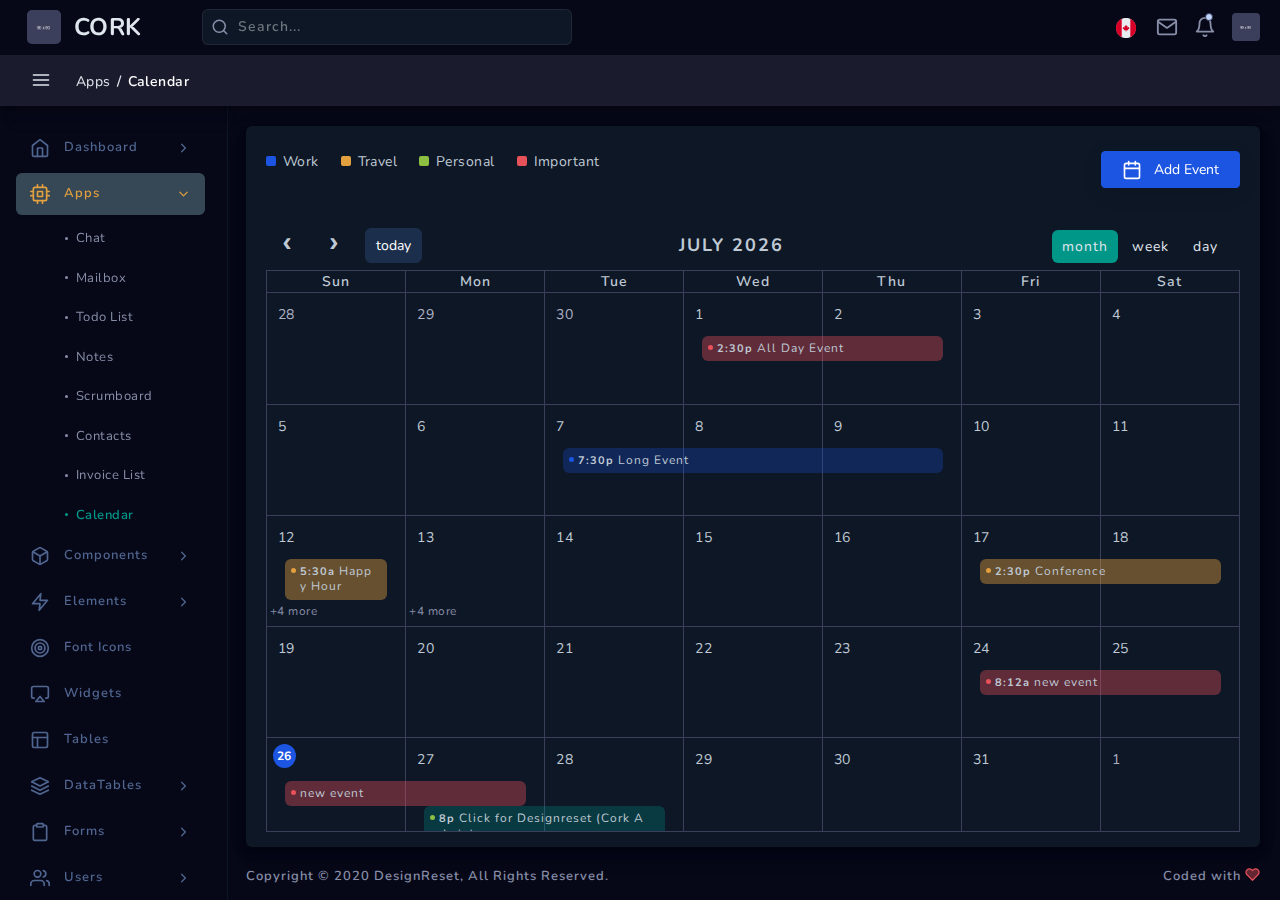
<file: apps_calendar.html>
<!DOCTYPE html>
<html lang="en">
<head>
    <meta charset="utf-8">
    <meta http-equiv="X-UA-Compatible" content="IE=edge">
    <meta name="viewport" content="width=device-width, initial-scale=1, maximum-scale=1, shrink-to-fit=no">
    <title>Fullcalendar Drag and Drop Event | CORK - Multipurpose Bootstrap Dashboard Template </title>
    <link rel="icon" type="image/x-icon" href="assets/img/favicon.ico"/>
    <!-- BEGIN GLOBAL MANDATORY STYLES -->
    <link href="https://fonts.googleapis.com/css?family=Nunito:400,600,700" rel="stylesheet">
    <link href="bootstrap/css/bootstrap.min.css" rel="stylesheet" type="text/css" />
    <link href="assets/css/plugins.css" rel="stylesheet" type="text/css" />
    <!-- END GLOBAL MANDATORY STYLES -->

    <!-- BEGIN PAGE LEVEL STYLE -->
    <link href="plugins/fullcalendar/fullcalendar.css" rel="stylesheet" type="text/css" />
    <link href="plugins/fullcalendar/custom-fullcalendar.advance.css" rel="stylesheet" type="text/css" />
    <link href="plugins/flatpickr/flatpickr.css" rel="stylesheet" type="text/css">
    <link href="plugins/flatpickr/custom-flatpickr.css" rel="stylesheet" type="text/css">
    <link href="assets/css/forms/theme-checkbox-radio.css" rel="stylesheet" type="text/css" />
    <!-- END PAGE LEVEL STYLE -->
    <style>
        .widget-content-area { border-radius: 6px;
            -webkit-box-shadow: 0 6px 10px 0 rgba(0,0,0,.14), 0 1px 18px 0 rgba(0,0,0,.12), 0 3px 5px -1px rgba(0,0,0,.2);
            -moz-box-shadow: 0 6px 10px 0 rgba(0,0,0,.14), 0 1px 18px 0 rgba(0,0,0,.12), 0 3px 5px -1px rgba(0,0,0,.2);
            box-shadow: 0 6px 10px 0 rgba(0,0,0,.14), 0 1px 18px 0 rgba(0,0,0,.12), 0 3px 5px -1px rgba(0,0,0,.2); margin-bottom: 10px; }
        .daterangepicker.dropdown-menu {
            z-index: 1059;
        }
    </style>

</head>
<body>
    
    <!--  BEGIN NAVBAR  -->
    <div class="header-container fixed-top">
        <header class="header navbar navbar-expand-sm">

            <ul class="navbar-item theme-brand flex-row  text-center">
                <li class="nav-item theme-logo">
                    <a href="index.html">
                        <img src="assets/img/90x90.jpg" class="navbar-logo" alt="logo">
                    </a>
                </li>
                <li class="nav-item theme-text">
                    <a href="index.html" class="nav-link"> CORK </a>
                </li>
            </ul>

            <ul class="navbar-item flex-row ml-md-0 ml-auto">
                <li class="nav-item align-self-center search-animated">
                    <svg xmlns="http://www.w3.org/2000/svg" width="24" height="24" viewBox="0 0 24 24" fill="none" stroke="currentColor" stroke-width="2" stroke-linecap="round" stroke-linejoin="round" class="feather feather-search toggle-search"><circle cx="11" cy="11" r="8"></circle><line x1="21" y1="21" x2="16.65" y2="16.65"></line></svg>
                    <form class="form-inline search-full form-inline search" role="search">
                        <div class="search-bar">
                            <input type="text" class="form-control search-form-control  ml-lg-auto" placeholder="Search...">
                        </div>
                    </form>
                </li>
            </ul>

            <ul class="navbar-item flex-row ml-md-auto">

                <li class="nav-item dropdown language-dropdown">
                    <a href="javascript:void(0);" class="nav-link dropdown-toggle" id="language-dropdown" data-toggle="dropdown" aria-haspopup="true" aria-expanded="false">
                        <img src="assets/img/ca.png" class="flag-width" alt="flag">
                    </a>
                    <div class="dropdown-menu position-absolute" aria-labelledby="language-dropdown">
                        <a class="dropdown-item d-flex" href="javascript:void(0);"><img src="assets/img/de.png" class="flag-width" alt="flag"> <span class="align-self-center">&nbsp;German</span></a>
                        <a class="dropdown-item d-flex" href="javascript:void(0);"><img src="assets/img/jp.png" class="flag-width" alt="flag"> <span class="align-self-center">&nbsp;Japanese</span></a>
                        <a class="dropdown-item d-flex" href="javascript:void(0);"><img src="assets/img/fr.png" class="flag-width" alt="flag"> <span class="align-self-center">&nbsp;French</span></a>
                        <a class="dropdown-item d-flex" href="javascript:void(0);"><img src="assets/img/ca.png" class="flag-width" alt="flag"> <span class="align-self-center">&nbsp;English</span></a>
                    </div>
                </li>

                <li class="nav-item dropdown message-dropdown">
                    <a href="javascript:void(0);" class="nav-link dropdown-toggle" id="messageDropdown" data-toggle="dropdown" aria-haspopup="true" aria-expanded="false">
                        <svg xmlns="http://www.w3.org/2000/svg" width="24" height="24" viewBox="0 0 24 24" fill="none" stroke="currentColor" stroke-width="2" stroke-linecap="round" stroke-linejoin="round" class="feather feather-mail"><path d="M4 4h16c1.1 0 2 .9 2 2v12c0 1.1-.9 2-2 2H4c-1.1 0-2-.9-2-2V6c0-1.1.9-2 2-2z"></path><polyline points="22,6 12,13 2,6"></polyline></svg>
                    </a>
                    <div class="dropdown-menu p-0 position-absolute" aria-labelledby="messageDropdown">
                        <div class="">
                            <a class="dropdown-item">
                                <div class="">

                                    <div class="media">
                                        <div class="user-img">
                                            <img class="usr-img rounded-circle" src="assets/img/90x90.jpg" alt="profile">
                                        </div>
                                        <div class="media-body">
                                            <div class="">
                                                <h5 class="usr-name">Kara Young</h5>
                                                <p class="msg-title">ACCOUNT UPDATE</p>
                                            </div>
                                        </div>
                                    </div>

                                </div>
                            </a>
                            <a class="dropdown-item">
                                <div class="">

                                    <div class="media">
                                        <div class="user-img">
                                            <img class="usr-img rounded-circle" src="assets/img/90x90.jpg" alt="profile">
                                        </div>
                                        <div class="media-body">
                                            <div class="">
                                                <h5 class="usr-name">Daisy Anderson</h5>
                                                <p class="msg-title">ACCOUNT UPDATE</p>
                                            </div>
                                        </div>
                                    </div>
                                    
                                </div>
                            </a>
                            <a class="dropdown-item">
                                <div class="">

                                    <div class="media">
                                        <div class="user-img">
                                            <img class="usr-img rounded-circle" src="assets/img/90x90.jpg" alt="profile">
                                        </div>
                                        <div class="media-body">
                                            <div class="">
                                                <h5 class="usr-name">Oscar Garner</h5>
                                                <p class="msg-title">ACCOUNT UPDATE</p>
                                            </div>
                                        </div>
                                    </div>
                                    
                                </div>
                            </a>
                        </div>
                    </div>
                </li>

                <li class="nav-item dropdown notification-dropdown">
                    <a href="javascript:void(0);" class="nav-link dropdown-toggle" id="notificationDropdown" data-toggle="dropdown" aria-haspopup="true" aria-expanded="false">
                        <svg xmlns="http://www.w3.org/2000/svg" width="24" height="24" viewBox="0 0 24 24" fill="none" stroke="currentColor" stroke-width="2" stroke-linecap="round" stroke-linejoin="round" class="feather feather-bell"><path d="M18 8A6 6 0 0 0 6 8c0 7-3 9-3 9h18s-3-2-3-9"></path><path d="M13.73 21a2 2 0 0 1-3.46 0"></path></svg><span class="badge badge-success"></span>
                    </a>
                    <div class="dropdown-menu position-absolute" aria-labelledby="notificationDropdown">
                        <div class="notification-scroll">

                            <div class="dropdown-item">
                                <div class="media">
                                    <svg xmlns="http://www.w3.org/2000/svg" width="24" height="24" viewBox="0 0 24 24" fill="none" stroke="currentColor" stroke-width="2" stroke-linecap="round" stroke-linejoin="round" class="feather feather-heart"><path d="M20.84 4.61a5.5 5.5 0 0 0-7.78 0L12 5.67l-1.06-1.06a5.5 5.5 0 0 0-7.78 7.78l1.06 1.06L12 21.23l7.78-7.78 1.06-1.06a5.5 5.5 0 0 0 0-7.78z"></path></svg>
                                    <div class="media-body">
                                        <div class="notification-para"><span class="user-name">Shaun Park</span> likes your photo.</div>
                                    </div>
                                </div>
                            </div>

                            <div class="dropdown-item">
                                <div class="media">
                                    <svg xmlns="http://www.w3.org/2000/svg" width="24" height="24" viewBox="0 0 24 24" fill="none" stroke="currentColor" stroke-width="2" stroke-linecap="round" stroke-linejoin="round" class="feather feather-share-2"><circle cx="18" cy="5" r="3"></circle><circle cx="6" cy="12" r="3"></circle><circle cx="18" cy="19" r="3"></circle><line x1="8.59" y1="13.51" x2="15.42" y2="17.49"></line><line x1="15.41" y1="6.51" x2="8.59" y2="10.49"></line></svg>
                                    <div class="media-body">
                                        <div class="notification-para"><span class="user-name">Kelly Young</span> shared your post</div>
                                    </div>
                                </div>
                            </div>

                            <div class="dropdown-item">
                                <div class="media">
                                    <svg xmlns="http://www.w3.org/2000/svg" width="24" height="24" viewBox="0 0 24 24" fill="none" stroke="currentColor" stroke-width="2" stroke-linecap="round" stroke-linejoin="round" class="feather feather-tag"><path d="M20.59 13.41l-7.17 7.17a2 2 0 0 1-2.83 0L2 12V2h10l8.59 8.59a2 2 0 0 1 0 2.82z"></path><line x1="7" y1="7" x2="7" y2="7"></line></svg>
                                    <div class="media-body">
                                        <div class="notification-para"><span class="user-name">Kelly Young</span> mentioned you in comment.</div>
                                    </div>
                                </div>
                            </div>
                        </div>
                    </div>
                </li>

                <li class="nav-item dropdown user-profile-dropdown">
                    <a href="javascript:void(0);" class="nav-link dropdown-toggle user" id="userProfileDropdown" data-toggle="dropdown" aria-haspopup="true" aria-expanded="true">
                        <img src="assets/img/90x90.jpg" alt="avatar">
                    </a>
                    <div class="dropdown-menu position-absolute" aria-labelledby="userProfileDropdown">
                        <div class="">
                            <div class="dropdown-item">
                                <a href="user_profile.html"><svg xmlns="http://www.w3.org/2000/svg" width="24" height="24" viewBox="0 0 24 24" fill="none" stroke="currentColor" stroke-width="2" stroke-linecap="round" stroke-linejoin="round" class="feather feather-user"><path d="M20 21v-2a4 4 0 0 0-4-4H8a4 4 0 0 0-4 4v2"></path><circle cx="12" cy="7" r="4"></circle></svg> My Profile</a>
                            </div>
                            <div class="dropdown-item">
                                <a href="apps_mailbox.html"><svg xmlns="http://www.w3.org/2000/svg" width="24" height="24" viewBox="0 0 24 24" fill="none" stroke="currentColor" stroke-width="2" stroke-linecap="round" stroke-linejoin="round" class="feather feather-inbox"><polyline points="22 12 16 12 14 15 10 15 8 12 2 12"></polyline><path d="M5.45 5.11L2 12v6a2 2 0 0 0 2 2h16a2 2 0 0 0 2-2v-6l-3.45-6.89A2 2 0 0 0 16.76 4H7.24a2 2 0 0 0-1.79 1.11z"></path></svg> Inbox</a>
                            </div>
                            <div class="dropdown-item">
                                <a href="auth_lockscreen.html"><svg xmlns="http://www.w3.org/2000/svg" width="24" height="24" viewBox="0 0 24 24" fill="none" stroke="currentColor" stroke-width="2" stroke-linecap="round" stroke-linejoin="round" class="feather feather-lock"><rect x="3" y="11" width="18" height="11" rx="2" ry="2"></rect><path d="M7 11V7a5 5 0 0 1 10 0v4"></path></svg> Lock Screen</a>
                            </div>
                            <div class="dropdown-item">
                                <a href="auth_login.html"><svg xmlns="http://www.w3.org/2000/svg" width="24" height="24" viewBox="0 0 24 24" fill="none" stroke="currentColor" stroke-width="2" stroke-linecap="round" stroke-linejoin="round" class="feather feather-log-out"><path d="M9 21H5a2 2 0 0 1-2-2V5a2 2 0 0 1 2-2h4"></path><polyline points="16 17 21 12 16 7"></polyline><line x1="21" y1="12" x2="9" y2="12"></line></svg> Sign Out</a>
                            </div>
                        </div>
                    </div>
                </li>

            </ul>
        </header>
    </div>
    <!--  END NAVBAR  -->

    <!--  BEGIN NAVBAR  -->
    <div class="sub-header-container">
        <header class="header navbar navbar-expand-sm">
            <a href="javascript:void(0);" class="sidebarCollapse" data-placement="bottom"><svg xmlns="http://www.w3.org/2000/svg" width="24" height="24" viewBox="0 0 24 24" fill="none" stroke="currentColor" stroke-width="2" stroke-linecap="round" stroke-linejoin="round" class="feather feather-menu"><line x1="3" y1="12" x2="21" y2="12"></line><line x1="3" y1="6" x2="21" y2="6"></line><line x1="3" y1="18" x2="21" y2="18"></line></svg></a>

            <ul class="navbar-nav flex-row">
                <li>
                    <div class="page-header">

                        <nav class="breadcrumb-one" aria-label="breadcrumb">
                            <ol class="breadcrumb">
                                <li class="breadcrumb-item"><a href="javascript:void(0);">Apps</a></li>
                                <li class="breadcrumb-item active" aria-current="page"><span>Calendar</span></li>
                            </ol>
                        </nav>

                    </div>
                </li>
            </ul>
        </header>
    </div>
    <!--  END NAVBAR  -->

    <!--  BEGIN MAIN CONTAINER  -->
    <div class="main-container" id="container">

        <div class="overlay"></div>
        <div class="search-overlay"></div>

        <!--  BEGIN SIDEBAR  -->
        <div class="sidebar-wrapper sidebar-theme">
            
            <nav id="sidebar">
                <div class="shadow-bottom"></div>

                <ul class="list-unstyled menu-categories" id="accordionExample">
                    <li class="menu">
                        <a href="#dashboard" data-toggle="collapse" aria-expanded="false" class="dropdown-toggle">
                            <div class="">
                                <svg xmlns="http://www.w3.org/2000/svg" width="24" height="24" viewBox="0 0 24 24" fill="none" stroke="currentColor" stroke-width="2" stroke-linecap="round" stroke-linejoin="round" class="feather feather-home"><path d="M3 9l9-7 9 7v11a2 2 0 0 1-2 2H5a2 2 0 0 1-2-2z"></path><polyline points="9 22 9 12 15 12 15 22"></polyline></svg>
                                <span>Dashboard</span>
                            </div>
                            <div>
                                <svg xmlns="http://www.w3.org/2000/svg" width="24" height="24" viewBox="0 0 24 24" fill="none" stroke="currentColor" stroke-width="2" stroke-linecap="round" stroke-linejoin="round" class="feather feather-chevron-right"><polyline points="9 18 15 12 9 6"></polyline></svg>
                            </div>
                        </a>
                        <ul class="collapse submenu list-unstyled" id="dashboard" data-parent="#accordionExample">
                            <li>
                                <a href="index.html"> Sales </a>
                            </li>
                            <li>
                                <a href="index2.html"> Analytics </a>
                            </li>
                        </ul>
                    </li>

                    <li class="menu">
                        <a href="#app" data-toggle="collapse" data-active="true" aria-expanded="true" class="dropdown-toggle">
                            <div class="">
                                <svg xmlns="http://www.w3.org/2000/svg" width="24" height="24" viewBox="0 0 24 24" fill="none" stroke="currentColor" stroke-width="2" stroke-linecap="round" stroke-linejoin="round" class="feather feather-cpu"><rect x="4" y="4" width="16" height="16" rx="2" ry="2"></rect><rect x="9" y="9" width="6" height="6"></rect><line x1="9" y1="1" x2="9" y2="4"></line><line x1="15" y1="1" x2="15" y2="4"></line><line x1="9" y1="20" x2="9" y2="23"></line><line x1="15" y1="20" x2="15" y2="23"></line><line x1="20" y1="9" x2="23" y2="9"></line><line x1="20" y1="14" x2="23" y2="14"></line><line x1="1" y1="9" x2="4" y2="9"></line><line x1="1" y1="14" x2="4" y2="14"></line></svg>
                                <span>Apps</span>
                            </div>
                            <div>
                                <svg xmlns="http://www.w3.org/2000/svg" width="24" height="24" viewBox="0 0 24 24" fill="none" stroke="currentColor" stroke-width="2" stroke-linecap="round" stroke-linejoin="round" class="feather feather-chevron-right"><polyline points="9 18 15 12 9 6"></polyline></svg>
                            </div>
                        </a>
                        <ul class="collapse submenu list-unstyled show" id="app" data-parent="#accordionExample">
                            <li>
                                <a href="apps_chat.html"> Chat </a>
                            </li>
                            <li>
                                <a href="apps_mailbox.html"> Mailbox  </a>
                            </li>
                            <li>
                                <a href="apps_todoList.html"> Todo List </a>
                            </li>                            
                            <li>
                                <a href="apps_notes.html"> Notes </a>
                            </li>
                            <li>
                                <a href="apps_scrumboard.html">Scrumboard</a>
                            </li>
                            <li>
                                <a href="apps_contacts.html"> Contacts </a>
                            </li>
                            <li>
                                <a href="apps_invoice.html"> Invoice List </a>
                            </li>
                            <li class="active">
                                <a href="apps_calendar.html"> Calendar </a>
                            </li>
                        </ul>
                    </li>

                    <li class="menu">
                        <a href="#components" data-toggle="collapse" aria-expanded="false" class="dropdown-toggle">
                            <div class="">
                                <svg xmlns="http://www.w3.org/2000/svg" width="24" height="24" viewBox="0 0 24 24" fill="none" stroke="currentColor" stroke-width="2" stroke-linecap="round" stroke-linejoin="round" class="feather feather-box"><path d="M21 16V8a2 2 0 0 0-1-1.73l-7-4a2 2 0 0 0-2 0l-7 4A2 2 0 0 0 3 8v8a2 2 0 0 0 1 1.73l7 4a2 2 0 0 0 2 0l7-4A2 2 0 0 0 21 16z"></path><polyline points="3.27 6.96 12 12.01 20.73 6.96"></polyline><line x1="12" y1="22.08" x2="12" y2="12"></line></svg>
                                <span>Components</span>
                            </div>
                            <div>
                                <svg xmlns="http://www.w3.org/2000/svg" width="24" height="24" viewBox="0 0 24 24" fill="none" stroke="currentColor" stroke-width="2" stroke-linecap="round" stroke-linejoin="round" class="feather feather-chevron-right"><polyline points="9 18 15 12 9 6"></polyline></svg>
                            </div>
                        </a>
                        <ul class="collapse submenu list-unstyled" id="components" data-parent="#accordionExample">
                            <li>
                                <a href="component_tabs.html"> Tabs </a>
                            </li>
                            <li>
                                <a href="component_accordion.html"> Accordions  </a>
                            </li>
                            <li>
                                <a href="component_modal.html"> Modals </a>
                            </li>                            
                            <li>
                                <a href="component_cards.html"> Cards </a>
                            </li>
                            <li>
                                <a href="component_bootstrap_carousel.html">Carousel</a>
                            </li>
                            <li>
                                <a href="component_blockui.html"> Block UI </a>
                            </li>
                            <li>
                                <a href="component_countdown.html"> Countdown </a>
                            </li>
                            <li>
                                <a href="component_counter.html"> Counter </a>
                            </li>
                            <li>
                                <a href="component_sweetalert.html"> Sweet Alerts </a>
                            </li>
                            <li>
                                <a href="component_timeline.html"> Timeline </a>
                            </li>
                            <li>
                                <a href="component_snackbar.html"> Notifications </a>
                            </li>
                            <li>
                                <a href="component_session_timeout.html"> Session Timeout </a>
                            </li>
                            <li>
                                <a href="component_media_object.html"> Media Object </a>
                            </li>
                            <li>
                                <a href="component_list_group.html"> List Group </a>
                            </li>
                            <li>
                                <a href="component_pricing_table.html"> Pricing Tables </a>
                            </li>
                            <li>
                                <a href="component_lightbox.html"> Lightbox </a>
                            </li>
                        </ul>
                    </li>

                    <li class="menu">
                        <a href="#elements" data-toggle="collapse" aria-expanded="false" class="dropdown-toggle">
                            <div class="">
                                <svg xmlns="http://www.w3.org/2000/svg" width="24" height="24" viewBox="0 0 24 24" fill="none" stroke="currentColor" stroke-width="2" stroke-linecap="round" stroke-linejoin="round" class="feather feather-zap"><polygon points="13 2 3 14 12 14 11 22 21 10 12 10 13 2"></polygon></svg>
                                <span>Elements</span>
                            </div>
                            <div>
                                <svg xmlns="http://www.w3.org/2000/svg" width="24" height="24" viewBox="0 0 24 24" fill="none" stroke="currentColor" stroke-width="2" stroke-linecap="round" stroke-linejoin="round" class="feather feather-chevron-right"><polyline points="9 18 15 12 9 6"></polyline></svg>
                            </div>
                        </a>
                        <ul class="collapse submenu list-unstyled" id="elements" data-parent="#accordionExample">
                            <li>
                                <a href="element_alerts.html"> Alerts </a>
                            </li>
                            <li>
                                <a href="element_avatar.html"> Avatar </a>
                            </li>
                            <li>
                                <a href="element_badges.html"> Badges </a>
                            </li>
                            <li>
                                <a href="element_breadcrumbs.html"> Breadcrumbs </a>
                            </li>                            
                            <li>
                                <a href="element_buttons.html"> Buttons </a>
                            </li>
                            <li>
                                <a href="element_buttons_group.html"> Button Groups </a>
                            </li>
                            <li>
                                <a href="element_color_library.html"> Color Library </a>
                            </li>
                            <li>
                                <a href="element_dropdown.html"> Dropdown </a>
                            </li>
                            <li>
                                <a href="element_infobox.html"> Infobox </a>
                            </li>
                            <li>
                                <a href="element_jumbotron.html"> Jumbotron </a>
                            </li>
                            <li>
                                <a href="element_loader.html"> Loader </a>
                            </li>
                            <li>
                                <a href="element_pagination.html"> Pagination </a>
                            </li>
                            <li>
                                <a href="element_popovers.html"> Popovers </a>
                            </li>
                            <li>
                                <a href="element_progress_bar.html"> Progress Bar </a>
                            </li>
                            <li>
                                <a href="element_search.html"> Search </a>
                            </li>
                            <li>
                                <a href="element_tooltips.html"> Tooltips </a>
                            </li>
                            <li>
                                <a href="element_treeview.html"> Treeview </a>
                            </li>
                            <li>
                                <a href="element_typography.html"> Typography </a>
                            </li>
                        </ul>
                    </li>

                    <li class="menu">
                        <a href="fonticons.html" aria-expanded="false" class="dropdown-toggle">
                            <div class="">
                                <svg xmlns="http://www.w3.org/2000/svg" width="24" height="24" viewBox="0 0 24 24" fill="none" stroke="currentColor" stroke-width="2" stroke-linecap="round" stroke-linejoin="round" class="feather feather-target"><circle cx="12" cy="12" r="10"></circle><circle cx="12" cy="12" r="6"></circle><circle cx="12" cy="12" r="2"></circle></svg>
                                <span>Font Icons</span>
                            </div>
                        </a>
                    </li>

                    <li class="menu">
                        <a href="widgets.html" aria-expanded="false" class="dropdown-toggle">
                            <div class="">
                                <svg xmlns="http://www.w3.org/2000/svg" width="24" height="24" viewBox="0 0 24 24" fill="none" stroke="currentColor" stroke-width="2" stroke-linecap="round" stroke-linejoin="round" class="feather feather-airplay"><path d="M5 17H4a2 2 0 0 1-2-2V5a2 2 0 0 1 2-2h16a2 2 0 0 1 2 2v10a2 2 0 0 1-2 2h-1"></path><polygon points="12 15 17 21 7 21 12 15"></polygon></svg>
                                <span>Widgets</span>
                            </div>
                        </a>
                    </li>

                    <li class="menu">
                        <a href="table_basic.html" aria-expanded="false" class="dropdown-toggle">
                            <div class="">
                                <svg xmlns="http://www.w3.org/2000/svg" width="24" height="24" viewBox="0 0 24 24" fill="none" stroke="currentColor" stroke-width="2" stroke-linecap="round" stroke-linejoin="round" class="feather feather-layout"><rect x="3" y="3" width="18" height="18" rx="2" ry="2"></rect><line x1="3" y1="9" x2="21" y2="9"></line><line x1="9" y1="21" x2="9" y2="9"></line></svg>
                                <span>Tables</span>
                            </div>
                        </a>
                    </li>

                    <li class="menu">
                        <a href="#datatables" data-toggle="collapse" aria-expanded="false" class="dropdown-toggle">
                            <div class="">
                                <svg xmlns="http://www.w3.org/2000/svg" width="24" height="24" viewBox="0 0 24 24" fill="none" stroke="currentColor" stroke-width="2" stroke-linecap="round" stroke-linejoin="round" class="feather feather-layers"><polygon points="12 2 2 7 12 12 22 7 12 2"></polygon><polyline points="2 17 12 22 22 17"></polyline><polyline points="2 12 12 17 22 12"></polyline></svg>
                                <span>DataTables</span>
                            </div>
                            <div>
                                <svg xmlns="http://www.w3.org/2000/svg" width="24" height="24" viewBox="0 0 24 24" fill="none" stroke="currentColor" stroke-width="2" stroke-linecap="round" stroke-linejoin="round" class="feather feather-chevron-right"><polyline points="9 18 15 12 9 6"></polyline></svg>
                            </div>
                        </a>
                        <ul class="collapse submenu list-unstyled" id="datatables" data-parent="#accordionExample">
                            <li>
                                <a href="table_dt_basic.html"> Basic </a>
                            </li>
                            <li>
                                <a href="table_dt_basic-light.html"> Light </a>
                            </li>
                            <li>
                                <a href="table_dt_ordering_sorting.html"> Order Sorting </a>
                            </li>
                            <li>
                                <a href="table_dt_multi-column_ordering.html"> Multi-Column </a>
                            </li>
                            <li>
                                <a href="table_dt_multiple_tables.html"> Multiple Tables</a>
                            </li>
                            <li>
                                <a href="table_dt_alternative_pagination.html"> Alt. Pagination</a>
                            </li>
                            <li>
                                <a href="table_dt_custom.html"> Custom </a>
                            </li>
                            <li>
                                <a href="table_dt_range_search.html"> Range Search </a>
                            </li>
                            <li>
                                <a href="table_dt_html5.html"> HTML5 Export </a>
                            </li>
                            <li>
                                <a href="table_dt_live_dom_ordering.html"> Live DOM ordering </a>
                            </li>
                            <li>
                                <a href="table_dt_miscellaneous.html"> Miscellaneous </a>
                            </li>
                        </ul>
                    </li>

                    <li class="menu">
                        <a href="#forms" data-toggle="collapse" aria-expanded="false" class="dropdown-toggle">
                            <div class="">
                                <svg xmlns="http://www.w3.org/2000/svg" width="24" height="24" viewBox="0 0 24 24" fill="none" stroke="currentColor" stroke-width="2" stroke-linecap="round" stroke-linejoin="round" class="feather feather-clipboard"><path d="M16 4h2a2 2 0 0 1 2 2v14a2 2 0 0 1-2 2H6a2 2 0 0 1-2-2V6a2 2 0 0 1 2-2h2"></path><rect x="8" y="2" width="8" height="4" rx="1" ry="1"></rect></svg>
                                <span>Forms</span>
                            </div>
                            <div>
                                <svg xmlns="http://www.w3.org/2000/svg" width="24" height="24" viewBox="0 0 24 24" fill="none" stroke="currentColor" stroke-width="2" stroke-linecap="round" stroke-linejoin="round" class="feather feather-chevron-right"><polyline points="9 18 15 12 9 6"></polyline></svg>
                            </div>
                        </a>
                        <ul class="collapse submenu list-unstyled" id="forms" data-parent="#accordionExample">
                            <li>
                                <a href="form_bootstrap_basic.html"> Basic </a>
                            </li>
                            <li>
                                <a href="form_input_group_basic.html"> Input Group </a>
                            </li>
                            <li>
                                <a href="form_layouts.html"> Layouts </a>
                            </li>
                            <li>
                                <a href="form_validation.html"> Validation </a>
                            </li>
                            <li>
                                <a href="form_input_mask.html"> Input Mask </a>
                            </li>
                            <li>
                                <a href="form_bootstrap_select.html"> Bootstrap Select </a>
                            </li>
                            <li>
                                <a href="form_select2.html"> Select2 </a>
                            </li>
                            <li>
                                <a href="form_bootstrap_touchspin.html"> TouchSpin </a>
                            </li>
                            <li>
                                <a href="form_maxlength.html"> Maxlength </a>
                            </li>                          
                            <li>
                                <a href="form_checkbox_radio.html"> Checkbox &amp; Radio </a>
                            </li>                            
                            <li>
                                <a href="form_switches.html"> Switches </a>
                            </li>
                            <li>
                                <a href="form_wizard.html"> Wizards </a>
                            </li>
                            <li>
                                <a href="form_fileupload.html"> File Upload </a>
                            </li>
                            <li>
                                <a href="form_quill.html"> Quill Editor </a>
                            </li>
                            <li>
                                <a href="form_markdown.html"> Markdown Editor </a>
                            </li>
                            <li>
                                <a href="form_date_range_picker.html"> Date &amp; Range Picker </a>
                            </li>
                            <li>
                                <a href="form_clipboard.html"> Clipboard </a>
                            </li>
                            <li>
                                <a href="form_typeahead.html"> Typeahead </a>
                            </li>
                        </ul>
                    </li>
                    
                    <li class="menu">
                        <a href="#users" data-toggle="collapse" aria-expanded="false" class="dropdown-toggle">
                            <div class="">
                                <svg xmlns="http://www.w3.org/2000/svg" width="24" height="24" viewBox="0 0 24 24" fill="none" stroke="currentColor" stroke-width="2" stroke-linecap="round" stroke-linejoin="round" class="feather feather-users"><path d="M17 21v-2a4 4 0 0 0-4-4H5a4 4 0 0 0-4 4v2"></path><circle cx="9" cy="7" r="4"></circle><path d="M23 21v-2a4 4 0 0 0-3-3.87"></path><path d="M16 3.13a4 4 0 0 1 0 7.75"></path></svg>
                                <span>Users</span>
                            </div>
                            <div>
                                <svg xmlns="http://www.w3.org/2000/svg" width="24" height="24" viewBox="0 0 24 24" fill="none" stroke="currentColor" stroke-width="2" stroke-linecap="round" stroke-linejoin="round" class="feather feather-chevron-right"><polyline points="9 18 15 12 9 6"></polyline></svg>
                            </div>
                        </a>
                        <ul class="collapse submenu list-unstyled" id="users" data-parent="#accordionExample">
                            <li>
                                <a href="user_profile.html"> Profile </a>
                            </li>
                            <li>
                                <a href="user_account_setting.html"> Account Settings </a>
                            </li>
                        </ul>
                    </li>

                    <li class="menu">
                        <a href="#pages" data-toggle="collapse" aria-expanded="false" class="dropdown-toggle">
                            <div class="">
                                <svg xmlns="http://www.w3.org/2000/svg" width="24" height="24" viewBox="0 0 24 24" fill="none" stroke="currentColor" stroke-width="2" stroke-linecap="round" stroke-linejoin="round" class="feather feather-file"><path d="M13 2H6a2 2 0 0 0-2 2v16a2 2 0 0 0 2 2h12a2 2 0 0 0 2-2V9z"></path><polyline points="13 2 13 9 20 9"></polyline></svg>
                                <span>Pages</span>
                            </div>
                            <div>
                                <svg xmlns="http://www.w3.org/2000/svg" width="24" height="24" viewBox="0 0 24 24" fill="none" stroke="currentColor" stroke-width="2" stroke-linecap="round" stroke-linejoin="round" class="feather feather-chevron-right"><polyline points="9 18 15 12 9 6"></polyline></svg>
                            </div>
                        </a>
                        <ul class="collapse submenu list-unstyled" id="pages" data-parent="#accordionExample">
                            <li>
                                <a href="pages_helpdesk.html"> Helpdesk </a>
                            </li>
                            <li>
                                <a href="pages_contact_us.html"> Contact Form </a>
                            </li>
                            <li>
                                <a href="pages_faq.html"> FAQ </a>
                            </li>
                            <li>
                                <a href="pages_faq2.html"> FAQ 2 </a>
                            </li>
                            <li>
                                <a href="pages_privacy.html"> Privacy Policy </a>
                            </li>
                            <li>
                                <a href="pages_coming_soon.html"> Coming Soon </a>
                            </li>
                            <li>
                                <a href="#pages-error" data-toggle="collapse" aria-expanded="false" class="dropdown-toggle"> Error <svg xmlns="http://www.w3.org/2000/svg" width="24" height="24" viewBox="0 0 24 24" fill="none" stroke="currentColor" stroke-width="2" stroke-linecap="round" stroke-linejoin="round" class="feather feather-chevron-right"><polyline points="9 18 15 12 9 6"></polyline></svg> </a>
                                <ul class="collapse list-unstyled sub-submenu" id="pages-error" data-parent="#pages"> 
                                    <li>
                                        <a href="pages_error404.html"> 404 </a>
                                    </li>
                                    <li>
                                        <a href="pages_error500.html"> 500 </a>
                                    </li>
                                    <li>
                                        <a href="pages_error503.html"> 503 </a>
                                    </li>
                                    <li>
                                        <a href="pages_maintenence.html"> Maintanence </a>
                                    </li>
                                </ul>
                            </li>
                        </ul>
                    </li>

                    <li class="menu">
                        <a href="#authentication" data-toggle="collapse" aria-expanded="false" class="dropdown-toggle">
                            <div class="">
                                <svg xmlns="http://www.w3.org/2000/svg" width="24" height="24" viewBox="0 0 24 24" fill="none" stroke="currentColor" stroke-width="2" stroke-linecap="round" stroke-linejoin="round" class="feather feather-lock"><rect x="3" y="11" width="18" height="11" rx="2" ry="2"></rect><path d="M7 11V7a5 5 0 0 1 10 0v4"></path></svg>
                                <span>Authentication</span>
                            </div>
                            <div>
                                <svg xmlns="http://www.w3.org/2000/svg" width="24" height="24" viewBox="0 0 24 24" fill="none" stroke="currentColor" stroke-width="2" stroke-linecap="round" stroke-linejoin="round" class="feather feather-chevron-right"><polyline points="9 18 15 12 9 6"></polyline></svg>
                            </div>
                        </a>
                        <ul class="collapse submenu list-unstyled" id="authentication" data-parent="#accordionExample">
                            <li>
                                <a href="auth_login_boxed.html"> Login Boxed </a>
                            </li>
                            <li>
                                <a href="auth_register_boxed.html"> Register Boxed </a>
                            </li>
                            <li>
                                <a href="auth_lockscreen_boxed.html"> Unlock Boxed </a>
                            </li>
                            <li>
                                <a href="auth_pass_recovery_boxed.html"> Recover ID Boxed </a>
                            </li>
                            <li>
                                <a href="auth_login.html"> Login Cover </a>
                            </li>
                            <li>
                                <a href="auth_register.html"> Register Cover </a>
                            </li>
                            <li>
                                <a href="auth_lockscreen.html"> Unlock Cover </a>
                            </li>
                            <li>
                                <a href="auth_pass_recovery.html"> Recover ID Cover </a>
                            </li>
                        </ul>
                    </li>

                    <li class="menu">
                        <a href="dragndrop_dragula.html" aria-expanded="false" class="dropdown-toggle">
                            <div class="">
                                <svg xmlns="http://www.w3.org/2000/svg" width="24" height="24" viewBox="0 0 24 24" fill="none" stroke="currentColor" stroke-width="2" stroke-linecap="round" stroke-linejoin="round" class="feather feather-move"><polyline points="5 9 2 12 5 15"></polyline><polyline points="9 5 12 2 15 5"></polyline><polyline points="15 19 12 22 9 19"></polyline><polyline points="19 9 22 12 19 15"></polyline><line x1="2" y1="12" x2="22" y2="12"></line><line x1="12" y1="2" x2="12" y2="22"></line></svg>
                                <span>Drag and Drop</span>
                            </div>
                        </a>
                    </li>

                    <li class="menu">
                        <a href="map_jvector.html" aria-expanded="false" class="dropdown-toggle">
                            <div class="">
                                <svg xmlns="http://www.w3.org/2000/svg" width="24" height="24" viewBox="0 0 24 24" fill="none" stroke="currentColor" stroke-width="2" stroke-linecap="round" stroke-linejoin="round" class="feather feather-map"><polygon points="1 6 1 22 8 18 16 22 23 18 23 2 16 6 8 2 1 6"></polygon><line x1="8" y1="2" x2="8" y2="18"></line><line x1="16" y1="6" x2="16" y2="22"></line></svg>
                                <span>Maps</span>
                            </div>
                        </a>
                    </li>

                    <li class="menu">
                        <a href="charts_apex.html" aria-expanded="false" class="dropdown-toggle">
                            <div class="">
                                <svg xmlns="http://www.w3.org/2000/svg" width="24" height="24" viewBox="0 0 24 24" fill="none" stroke="currentColor" stroke-width="2" stroke-linecap="round" stroke-linejoin="round" class="feather feather-pie-chart"><path d="M21.21 15.89A10 10 0 1 1 8 2.83"></path><path d="M22 12A10 10 0 0 0 12 2v10z"></path></svg>
                                <span>Charts</span>
                            </div>
                        </a>
                    </li>

                    <li class="menu">
                        <a href="#starter-kit" data-toggle="collapse" aria-expanded="false" class="dropdown-toggle">
                            <div class="">
                                <svg xmlns="http://www.w3.org/2000/svg" width="24" height="24" viewBox="0 0 24 24" fill="none" stroke="currentColor" stroke-width="2" stroke-linecap="round" stroke-linejoin="round" class="feather feather-terminal"><polyline points="4 17 10 11 4 5"></polyline><line x1="12" y1="19" x2="20" y2="19"></line></svg>
                                <span>Starter Kit</span>
                            </div>
                            <div>
                                <svg xmlns="http://www.w3.org/2000/svg" width="24" height="24" viewBox="0 0 24 24" fill="none" stroke="currentColor" stroke-width="2" stroke-linecap="round" stroke-linejoin="round" class="feather feather-chevron-right"><polyline points="9 18 15 12 9 6"></polyline></svg>
                            </div>
                        </a>
                        <ul class="collapse submenu list-unstyled" id="starter-kit" data-parent="#accordionExample">
                            <li>
                                <a href="starter_kit_blank_page.html"> Blank Page </a>
                            </li>
                            <li>
                                <a href="starter_kit_breadcrumbs.html"> Breadcrumbs </a>
                            </li>
                            <li>
                                <a href="starter_kit_boxed.html"> Boxed </a>
                            </li>
                            <li>
                                <a href="starter_kit_alt_menu.html"> Alternate Menu </a>
                            </li>
                        </ul>
                    </li>

                    <li class="menu">
                        <a href="../../documentation/index.html" aria-expanded="false" class="dropdown-toggle">
                            <div class="">
                                <svg xmlns="http://www.w3.org/2000/svg" width="24" height="24" viewBox="0 0 24 24" fill="none" stroke="currentColor" stroke-width="2" stroke-linecap="round" stroke-linejoin="round" class="feather feather-book"><path d="M4 19.5A2.5 2.5 0 0 1 6.5 17H20"></path><path d="M6.5 2H20v20H6.5A2.5 2.5 0 0 1 4 19.5v-15A2.5 2.5 0 0 1 6.5 2z"></path></svg>
                                <span>Documentation</span>
                            </div>
                        </a>
                    </li>
                    
                </ul>
                
            </nav>

        </div>
        <!--  END SIDEBAR  -->

        <!--  BEGIN CONTENT AREA  -->
        <div id="content" class="main-content">
            <div class="layout-px-spacing">
                <div class="row layout-top-spacing" id="cancel-row">
                    <div class="col-xl-12 col-lg-12 col-md-12">
                        <div class="statbox widget box box-shadow">
                            <div class="widget-content widget-content-area">
                                <div class="calendar-upper-section">
                                    <div class="row">
                                        <div class="col-md-8 col-12">
                                            <div class="labels">
                                                <p class="label label-primary">Work</p>
                                                <p class="label label-warning">Travel</p>
                                                <p class="label label-success">Personal</p>
                                                <p class="label label-danger">Important</p>
                                            </div>
                                        </div>                                                
                                        <div class="col-md-4 col-12">
                                            <form action="javascript:void(0);" class="form-horizontal mt-md-0 mt-3 text-md-right text-center">
                                                <button id="myBtn" class="btn btn-primary"><svg xmlns="http://www.w3.org/2000/svg" width="24" height="24" viewBox="0 0 24 24" fill="none" stroke="currentColor" stroke-width="2" stroke-linecap="round" stroke-linejoin="round" class="feather feather-calendar mr-2"><rect x="3" y="4" width="18" height="18" rx="2" ry="2"></rect><line x1="16" y1="2" x2="16" y2="6"></line><line x1="8" y1="2" x2="8" y2="6"></line><line x1="3" y1="10" x2="21" y2="10"></line></svg> Add Event</button>
                                            </form>
                                        </div>
                                    </div>
                                </div>
                                <div id="calendar"></div>
                            </div>
                        </div>
                    </div>

                    <!-- The Modal -->
                    <div id="addEventsModal" class="modal animated fadeIn">

                        <div class="modal-dialog modal-dialog-centered">
                            
                            <!-- Modal content -->
                            <div class="modal-content">

                                <div class="modal-body">

                                    <span class="close">&times;</span>

                                    <div class="add-edit-event-box">
                                        <div class="add-edit-event-content">
                                            <h5 class="add-event-title modal-title">Add Events</h5>
                                            <h5 class="edit-event-title modal-title">Edit Events</h5>

                                            <form class="">

                                                <div class="row">

                                                    <div class="col-md-12">
                                                        <label for="start-date" class="">Event Title:</label>
                                                        <div class="d-flex event-title">
                                                            <input id="write-e" type="text" placeholder="Enter Title" class="form-control" name="task">
                                                        </div>
                                                    </div>

                                                    <div class="col-md-6 col-sm-6 col-12">
                                                        <div class="form-group start-date">
                                                            <label for="start-date" class="">From:</label>
                                                            <div class="d-flex">
                                                                <input id="start-date" placeholder="Start Date" class="form-control" type="text">
                                                            </div>
                                                        </div>
                                                    </div>
                                                    <div class="col-md-6 col-sm-6 col-12">
                                                        <div class="form-group end-date">
                                                            <label for="end-date" class="">To:</label>
                                                            <div class="d-flex">
                                                                <input id="end-date" placeholder="End Date" type="text" class="form-control">
                                                            </div>
                                                        </div>
                                                    </div>
                                                </div>

                                                <div class="row">
                                                    <div class="col-md-12">
                                                        <label for="start-date" class="">Event Description:</label>
                                                        <div class="d-flex event-description">
                                                            <textarea id="taskdescription" placeholder="Enter Description" rows="3" class="form-control" name="taskdescription"></textarea>
                                                        </div>
                                                    </div>
                                                </div>

                                                <div class="row">
                                                    <div class="col-md-12">
                                                        <div class="event-badge">
                                                            <p class="">Badge:</p>

                                                            <div class="d-sm-flex d-block">
                                                                <div class="n-chk">
                                                                    <label class="new-control new-radio radio-primary">
                                                                      <input type="radio" class="new-control-input" name="marker" value="bg-primary">
                                                                      <span class="new-control-indicator"></span>Work
                                                                    </label>
                                                                </div>

                                                                <div class="n-chk">
                                                                    <label class="new-control new-radio radio-warning">
                                                                      <input type="radio" class="new-control-input" name="marker" value="bg-warning">
                                                                      <span class="new-control-indicator"></span>Travel
                                                                    </label>
                                                                </div>

                                                                <div class="n-chk">
                                                                    <label class="new-control new-radio radio-success">
                                                                      <input type="radio" class="new-control-input" name="marker" value="bg-success">
                                                                      <span class="new-control-indicator"></span>Personal
                                                                    </label>
                                                                </div>

                                                                <div class="n-chk">
                                                                    <label class="new-control new-radio radio-danger">
                                                                      <input type="radio" class="new-control-input" name="marker" value="bg-danger">
                                                                      <span class="new-control-indicator"></span>Important
                                                                    </label>
                                                                </div>
                                                            </div>

                                                        </div>
                                                    </div>
                                                </div>

                                            </form>
                                        </div>
                                    </div>

                                </div>

                                <div class="modal-footer">
                                    <button id="discard" class="btn" data-dismiss="modal">Discard</button>
                                    <button id="add-e" class="btn">Add Task</button>
                                    <button id="edit-event" class="btn">Save</button>
                                </div>

                            </div>

                        </div>

                    </div>

                </div>

            </div>
            <div class="footer-wrapper">
                <div class="footer-section f-section-1">
                    <p class="">Copyright © 2020 <a target="_blank" href="https://designreset.com">DesignReset</a>, All Rights <a href="http://www.bootstrapmb.com/">Reserved</a>.</p>
                </div>
                <div class="footer-section f-section-2">
                    <p class="">Coded with <svg xmlns="http://www.w3.org/2000/svg" width="24" height="24" viewBox="0 0 24 24" fill="none" stroke="currentColor" stroke-width="2" stroke-linecap="round" stroke-linejoin="round" class="feather feather-heart"><path d="M20.84 4.61a5.5 5.5 0 0 0-7.78 0L12 5.67l-1.06-1.06a5.5 5.5 0 0 0-7.78 7.78l1.06 1.06L12 21.23l7.78-7.78 1.06-1.06a5.5 5.5 0 0 0 0-7.78z"></path></svg></p>
                </div>
            </div>
        </div>
        <!--  END CONTENT AREA  -->
    </div>
    <!-- END MAIN CONTAINER -->

    <!-- START GLOBAL MANDATORY SCRIPTS -->
    <script src="assets/js/libs/jquery-3.1.1.min.js"></script>
    <script src="plugins/jquery-ui/jquery-ui.min.js"></script>
    <script src="bootstrap/js/popper.min.js"></script>
    <script src="bootstrap/js/bootstrap.min.js"></script>
    <script src="plugins/perfect-scrollbar/perfect-scrollbar.min.js"></script>
    <script src="assets/js/app.js"></script>
    
    <script>
        $(document).ready(function() {
            App.init();
        });
    </script>
    <script src="assets/js/custom.js"></script>
    <!-- END GLOBAL MANDATORY SCRIPTS -->

    <!-- BEGIN PAGE LEVEL SCRIPTS -->
    <script src="plugins/fullcalendar/moment.min.js"></script>
    <script src="plugins/flatpickr/flatpickr.js"></script>
    <script src="plugins/fullcalendar/fullcalendar.min.js"></script>
    <!-- END PAGE LEVEL SCRIPTS -->

    <!--  BEGIN CUSTOM SCRIPTS FILE  -->
    <script src="plugins/fullcalendar/custom-fullcalendar.advance.js"></script>
    <!--  END CUSTOM SCRIPTS FILE  -->
</body>
</html>
</file>
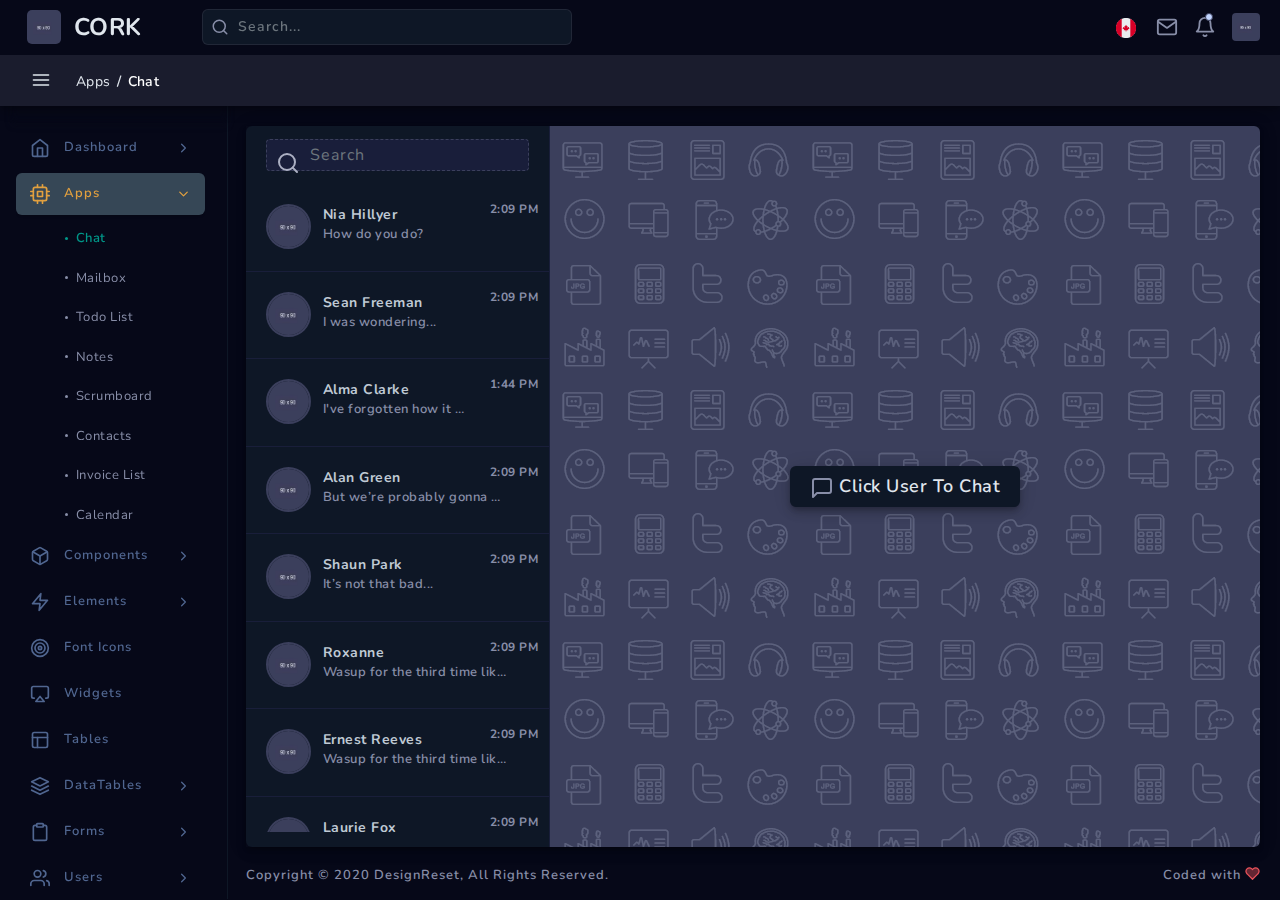
<file: apps_chat.html>
<!DOCTYPE html>
<html lang="en">
<head>
    <meta charset="utf-8">
    <meta http-equiv="X-UA-Compatible" content="IE=edge">
    <meta name="viewport" content="width=device-width, initial-scale=1, maximum-scale=1, shrink-to-fit=no">
    <title>Chat Application | CORK - Multipurpose Bootstrap Dashboard Template </title>
    <link rel="icon" type="image/x-icon" href="assets/img/favicon.ico"/>
    <!-- BEGIN GLOBAL MANDATORY STYLES -->
    <link href="https://fonts.googleapis.com/css?family=Nunito:400,600,700" rel="stylesheet">
    <link href="bootstrap/css/bootstrap.min.css" rel="stylesheet" type="text/css" />
    <link href="assets/css/plugins.css" rel="stylesheet" type="text/css" />
    <!-- END GLOBAL MANDATORY STYLES -->

    <!-- BEGIN PAGE LEVEL STYLES -->
    <link href="assets/css/apps/mailing-chat.css" rel="stylesheet" type="text/css" />
    <!-- END PAGE LEVEL STYLES -->
    
</head>
<body>
    <!--  BEGIN NAVBAR  -->
    <div class="header-container fixed-top">
        <header class="header navbar navbar-expand-sm">

            <ul class="navbar-item theme-brand flex-row  text-center">
                <li class="nav-item theme-logo">
                    <a href="index.html">
                        <img src="assets/img/90x90.jpg" class="navbar-logo" alt="logo">
                    </a>
                </li>
                <li class="nav-item theme-text">
                    <a href="index.html" class="nav-link"> CORK </a>
                </li>
            </ul>

            <ul class="navbar-item flex-row ml-md-0 ml-auto">
                <li class="nav-item align-self-center search-animated">
                    <svg xmlns="http://www.w3.org/2000/svg" width="24" height="24" viewBox="0 0 24 24" fill="none" stroke="currentColor" stroke-width="2" stroke-linecap="round" stroke-linejoin="round" class="feather feather-search toggle-search"><circle cx="11" cy="11" r="8"></circle><line x1="21" y1="21" x2="16.65" y2="16.65"></line></svg>
                    <form class="form-inline search-full form-inline search" role="search">
                        <div class="search-bar">
                            <input type="text" class="form-control search-form-control  ml-lg-auto" placeholder="Search...">
                        </div>
                    </form>
                </li>
            </ul>

            <ul class="navbar-item flex-row ml-md-auto">

                <li class="nav-item dropdown language-dropdown">
                    <a href="javascript:void(0);" class="nav-link dropdown-toggle" id="language-dropdown" data-toggle="dropdown" aria-haspopup="true" aria-expanded="false">
                        <img src="assets/img/ca.png" class="flag-width" alt="flag">
                    </a>
                    <div class="dropdown-menu position-absolute" aria-labelledby="language-dropdown">
                        <a class="dropdown-item d-flex" href="javascript:void(0);"><img src="assets/img/de.png" class="flag-width" alt="flag"> <span class="align-self-center">&nbsp;German</span></a>
                        <a class="dropdown-item d-flex" href="javascript:void(0);"><img src="assets/img/jp.png" class="flag-width" alt="flag"> <span class="align-self-center">&nbsp;Japanese</span></a>
                        <a class="dropdown-item d-flex" href="javascript:void(0);"><img src="assets/img/fr.png" class="flag-width" alt="flag"> <span class="align-self-center">&nbsp;French</span></a>
                        <a class="dropdown-item d-flex" href="javascript:void(0);"><img src="assets/img/ca.png" class="flag-width" alt="flag"> <span class="align-self-center">&nbsp;English</span></a>
                    </div>
                </li>

                <li class="nav-item dropdown message-dropdown">
                    <a href="javascript:void(0);" class="nav-link dropdown-toggle" id="messageDropdown" data-toggle="dropdown" aria-haspopup="true" aria-expanded="false">
                        <svg xmlns="http://www.w3.org/2000/svg" width="24" height="24" viewBox="0 0 24 24" fill="none" stroke="currentColor" stroke-width="2" stroke-linecap="round" stroke-linejoin="round" class="feather feather-mail"><path d="M4 4h16c1.1 0 2 .9 2 2v12c0 1.1-.9 2-2 2H4c-1.1 0-2-.9-2-2V6c0-1.1.9-2 2-2z"></path><polyline points="22,6 12,13 2,6"></polyline></svg>
                    </a>
                    <div class="dropdown-menu p-0 position-absolute" aria-labelledby="messageDropdown">
                        <div class="">
                            <a class="dropdown-item">
                                <div class="">

                                    <div class="media">
                                        <div class="user-img">
                                            <img class="usr-img rounded-circle" src="assets/img/90x90.jpg" alt="profile">
                                        </div>
                                        <div class="media-body">
                                            <div class="">
                                                <h5 class="usr-name">Kara Young</h5>
                                                <p class="msg-title">ACCOUNT UPDATE</p>
                                            </div>
                                        </div>
                                    </div>

                                </div>
                            </a>
                            <a class="dropdown-item">
                                <div class="">

                                    <div class="media">
                                        <div class="user-img">
                                            <img class="usr-img rounded-circle" src="assets/img/90x90.jpg" alt="profile">
                                        </div>
                                        <div class="media-body">
                                            <div class="">
                                                <h5 class="usr-name">Daisy Anderson</h5>
                                                <p class="msg-title">ACCOUNT UPDATE</p>
                                            </div>
                                        </div>
                                    </div>
                                    
                                </div>
                            </a>
                            <a class="dropdown-item">
                                <div class="">

                                    <div class="media">
                                        <div class="user-img">
                                            <img class="usr-img rounded-circle" src="assets/img/90x90.jpg" alt="profile">
                                        </div>
                                        <div class="media-body">
                                            <div class="">
                                                <h5 class="usr-name">Oscar Garner</h5>
                                                <p class="msg-title">ACCOUNT UPDATE</p>
                                            </div>
                                        </div>
                                    </div>
                                    
                                </div>
                            </a>
                        </div>
                    </div>
                </li>

                <li class="nav-item dropdown notification-dropdown">
                    <a href="javascript:void(0);" class="nav-link dropdown-toggle" id="notificationDropdown" data-toggle="dropdown" aria-haspopup="true" aria-expanded="false">
                        <svg xmlns="http://www.w3.org/2000/svg" width="24" height="24" viewBox="0 0 24 24" fill="none" stroke="currentColor" stroke-width="2" stroke-linecap="round" stroke-linejoin="round" class="feather feather-bell"><path d="M18 8A6 6 0 0 0 6 8c0 7-3 9-3 9h18s-3-2-3-9"></path><path d="M13.73 21a2 2 0 0 1-3.46 0"></path></svg><span class="badge badge-success"></span>
                    </a>
                    <div class="dropdown-menu position-absolute" aria-labelledby="notificationDropdown">
                        <div class="notification-scroll">

                            <div class="dropdown-item">
                                <div class="media">
                                    <svg xmlns="http://www.w3.org/2000/svg" width="24" height="24" viewBox="0 0 24 24" fill="none" stroke="currentColor" stroke-width="2" stroke-linecap="round" stroke-linejoin="round" class="feather feather-heart"><path d="M20.84 4.61a5.5 5.5 0 0 0-7.78 0L12 5.67l-1.06-1.06a5.5 5.5 0 0 0-7.78 7.78l1.06 1.06L12 21.23l7.78-7.78 1.06-1.06a5.5 5.5 0 0 0 0-7.78z"></path></svg>
                                    <div class="media-body">
                                        <div class="notification-para"><span class="user-name">Shaun Park</span> likes your photo.</div>
                                    </div>
                                </div>
                            </div>

                            <div class="dropdown-item">
                                <div class="media">
                                    <svg xmlns="http://www.w3.org/2000/svg" width="24" height="24" viewBox="0 0 24 24" fill="none" stroke="currentColor" stroke-width="2" stroke-linecap="round" stroke-linejoin="round" class="feather feather-share-2"><circle cx="18" cy="5" r="3"></circle><circle cx="6" cy="12" r="3"></circle><circle cx="18" cy="19" r="3"></circle><line x1="8.59" y1="13.51" x2="15.42" y2="17.49"></line><line x1="15.41" y1="6.51" x2="8.59" y2="10.49"></line></svg>
                                    <div class="media-body">
                                        <div class="notification-para"><span class="user-name">Kelly Young</span> shared your post</div>
                                    </div>
                                </div>
                            </div>

                            <div class="dropdown-item">
                                <div class="media">
                                    <svg xmlns="http://www.w3.org/2000/svg" width="24" height="24" viewBox="0 0 24 24" fill="none" stroke="currentColor" stroke-width="2" stroke-linecap="round" stroke-linejoin="round" class="feather feather-tag"><path d="M20.59 13.41l-7.17 7.17a2 2 0 0 1-2.83 0L2 12V2h10l8.59 8.59a2 2 0 0 1 0 2.82z"></path><line x1="7" y1="7" x2="7" y2="7"></line></svg>
                                    <div class="media-body">
                                        <div class="notification-para"><span class="user-name">Kelly Young</span> mentioned you in comment.</div>
                                    </div>
                                </div>
                            </div>
                        </div>
                    </div>
                </li>

                <li class="nav-item dropdown user-profile-dropdown">
                    <a href="javascript:void(0);" class="nav-link dropdown-toggle user" id="userProfileDropdown" data-toggle="dropdown" aria-haspopup="true" aria-expanded="true">
                        <img src="assets/img/90x90.jpg" alt="avatar">
                    </a>
                    <div class="dropdown-menu position-absolute" aria-labelledby="userProfileDropdown">
                        <div class="">
                            <div class="dropdown-item">
                                <a href="user_profile.html"><svg xmlns="http://www.w3.org/2000/svg" width="24" height="24" viewBox="0 0 24 24" fill="none" stroke="currentColor" stroke-width="2" stroke-linecap="round" stroke-linejoin="round" class="feather feather-user"><path d="M20 21v-2a4 4 0 0 0-4-4H8a4 4 0 0 0-4 4v2"></path><circle cx="12" cy="7" r="4"></circle></svg> My Profile</a>
                            </div>
                            <div class="dropdown-item">
                                <a href="apps_mailbox.html"><svg xmlns="http://www.w3.org/2000/svg" width="24" height="24" viewBox="0 0 24 24" fill="none" stroke="currentColor" stroke-width="2" stroke-linecap="round" stroke-linejoin="round" class="feather feather-inbox"><polyline points="22 12 16 12 14 15 10 15 8 12 2 12"></polyline><path d="M5.45 5.11L2 12v6a2 2 0 0 0 2 2h16a2 2 0 0 0 2-2v-6l-3.45-6.89A2 2 0 0 0 16.76 4H7.24a2 2 0 0 0-1.79 1.11z"></path></svg> Inbox</a>
                            </div>
                            <div class="dropdown-item">
                                <a href="auth_lockscreen.html"><svg xmlns="http://www.w3.org/2000/svg" width="24" height="24" viewBox="0 0 24 24" fill="none" stroke="currentColor" stroke-width="2" stroke-linecap="round" stroke-linejoin="round" class="feather feather-lock"><rect x="3" y="11" width="18" height="11" rx="2" ry="2"></rect><path d="M7 11V7a5 5 0 0 1 10 0v4"></path></svg> Lock Screen</a>
                            </div>
                            <div class="dropdown-item">
                                <a href="auth_login.html"><svg xmlns="http://www.w3.org/2000/svg" width="24" height="24" viewBox="0 0 24 24" fill="none" stroke="currentColor" stroke-width="2" stroke-linecap="round" stroke-linejoin="round" class="feather feather-log-out"><path d="M9 21H5a2 2 0 0 1-2-2V5a2 2 0 0 1 2-2h4"></path><polyline points="16 17 21 12 16 7"></polyline><line x1="21" y1="12" x2="9" y2="12"></line></svg> Sign Out</a>
                            </div>
                        </div>
                    </div>
                </li>

            </ul>
        </header>
    </div>
    <!--  END NAVBAR  -->

    <!--  BEGIN NAVBAR  -->
    <div class="sub-header-container">
        <header class="header navbar navbar-expand-sm">
            <a href="javascript:void(0);" class="sidebarCollapse" data-placement="bottom"><svg xmlns="http://www.w3.org/2000/svg" width="24" height="24" viewBox="0 0 24 24" fill="none" stroke="currentColor" stroke-width="2" stroke-linecap="round" stroke-linejoin="round" class="feather feather-menu"><line x1="3" y1="12" x2="21" y2="12"></line><line x1="3" y1="6" x2="21" y2="6"></line><line x1="3" y1="18" x2="21" y2="18"></line></svg></a>

            <ul class="navbar-nav flex-row">
                <li>
                    <div class="page-header">

                        <nav class="breadcrumb-one" aria-label="breadcrumb">
                            <ol class="breadcrumb">
                                <li class="breadcrumb-item"><a href="javascript:void(0);">Apps</a></li>
                                <li class="breadcrumb-item active" aria-current="page"><span>Chat</span></li>
                            </ol>
                        </nav>

                    </div>
                </li>
            </ul>
        </header>
    </div>
    <!--  END NAVBAR  -->

    <!--  BEGIN MAIN CONTAINER  -->
    <div class="main-container" id="container">

        <div class="overlay"></div>
        <div class="search-overlay"></div>

        <!--  BEGIN SIDEBAR  -->
        <div class="sidebar-wrapper sidebar-theme">
            
            <nav id="sidebar">
                <div class="shadow-bottom"></div>

                <ul class="list-unstyled menu-categories" id="accordionExample">
                    <li class="menu">
                        <a href="#dashboard" data-toggle="collapse" aria-expanded="false" class="dropdown-toggle">
                            <div class="">
                                <svg xmlns="http://www.w3.org/2000/svg" width="24" height="24" viewBox="0 0 24 24" fill="none" stroke="currentColor" stroke-width="2" stroke-linecap="round" stroke-linejoin="round" class="feather feather-home"><path d="M3 9l9-7 9 7v11a2 2 0 0 1-2 2H5a2 2 0 0 1-2-2z"></path><polyline points="9 22 9 12 15 12 15 22"></polyline></svg>
                                <span>Dashboard</span>
                            </div>
                            <div>
                                <svg xmlns="http://www.w3.org/2000/svg" width="24" height="24" viewBox="0 0 24 24" fill="none" stroke="currentColor" stroke-width="2" stroke-linecap="round" stroke-linejoin="round" class="feather feather-chevron-right"><polyline points="9 18 15 12 9 6"></polyline></svg>
                            </div>
                        </a>
                        <ul class="collapse submenu list-unstyled" id="dashboard" data-parent="#accordionExample">
                            <li>
                                <a href="index.html"> Sales </a>
                            </li>
                            <li>
                                <a href="index2.html"> Analytics </a>
                            </li>
                        </ul>
                    </li>

                    <li class="menu">
                        <a href="#app" data-toggle="collapse" data-active="true" aria-expanded="true" class="dropdown-toggle">
                            <div class="">
                                <svg xmlns="http://www.w3.org/2000/svg" width="24" height="24" viewBox="0 0 24 24" fill="none" stroke="currentColor" stroke-width="2" stroke-linecap="round" stroke-linejoin="round" class="feather feather-cpu"><rect x="4" y="4" width="16" height="16" rx="2" ry="2"></rect><rect x="9" y="9" width="6" height="6"></rect><line x1="9" y1="1" x2="9" y2="4"></line><line x1="15" y1="1" x2="15" y2="4"></line><line x1="9" y1="20" x2="9" y2="23"></line><line x1="15" y1="20" x2="15" y2="23"></line><line x1="20" y1="9" x2="23" y2="9"></line><line x1="20" y1="14" x2="23" y2="14"></line><line x1="1" y1="9" x2="4" y2="9"></line><line x1="1" y1="14" x2="4" y2="14"></line></svg>
                                <span>Apps</span>
                            </div>
                            <div>
                                <svg xmlns="http://www.w3.org/2000/svg" width="24" height="24" viewBox="0 0 24 24" fill="none" stroke="currentColor" stroke-width="2" stroke-linecap="round" stroke-linejoin="round" class="feather feather-chevron-right"><polyline points="9 18 15 12 9 6"></polyline></svg>
                            </div>
                        </a>
                        <ul class="collapse submenu list-unstyled show" id="app" data-parent="#accordionExample">
                            <li class="active">
                                <a href="apps_chat.html"> Chat </a>
                            </li>
                            <li>
                                <a href="apps_mailbox.html"> Mailbox  </a>
                            </li>
                            <li>
                                <a href="apps_todoList.html"> Todo List </a>
                            </li>                            
                            <li>
                                <a href="apps_notes.html"> Notes </a>
                            </li>
                            <li>
                                <a href="apps_scrumboard.html">Scrumboard</a>
                            </li>
                            <li>
                                <a href="apps_contacts.html"> Contacts </a>
                            </li>
                            <li>
                                <a href="apps_invoice.html"> Invoice List </a>
                            </li>
                            <li>
                                <a href="apps_calendar.html"> Calendar </a>
                            </li>
                        </ul>
                    </li>

                    <li class="menu">
                        <a href="#components" data-toggle="collapse" aria-expanded="false" class="dropdown-toggle">
                            <div class="">
                                <svg xmlns="http://www.w3.org/2000/svg" width="24" height="24" viewBox="0 0 24 24" fill="none" stroke="currentColor" stroke-width="2" stroke-linecap="round" stroke-linejoin="round" class="feather feather-box"><path d="M21 16V8a2 2 0 0 0-1-1.73l-7-4a2 2 0 0 0-2 0l-7 4A2 2 0 0 0 3 8v8a2 2 0 0 0 1 1.73l7 4a2 2 0 0 0 2 0l7-4A2 2 0 0 0 21 16z"></path><polyline points="3.27 6.96 12 12.01 20.73 6.96"></polyline><line x1="12" y1="22.08" x2="12" y2="12"></line></svg>
                                <span>Components</span>
                            </div>
                            <div>
                                <svg xmlns="http://www.w3.org/2000/svg" width="24" height="24" viewBox="0 0 24 24" fill="none" stroke="currentColor" stroke-width="2" stroke-linecap="round" stroke-linejoin="round" class="feather feather-chevron-right"><polyline points="9 18 15 12 9 6"></polyline></svg>
                            </div>
                        </a>
                        <ul class="collapse submenu list-unstyled" id="components" data-parent="#accordionExample">
                            <li>
                                <a href="component_tabs.html"> Tabs </a>
                            </li>
                            <li>
                                <a href="component_accordion.html"> Accordions  </a>
                            </li>
                            <li>
                                <a href="component_modal.html"> Modals </a>
                            </li>                            
                            <li>
                                <a href="component_cards.html"> Cards </a>
                            </li>
                            <li>
                                <a href="component_bootstrap_carousel.html">Carousel</a>
                            </li>
                            <li>
                                <a href="component_blockui.html"> Block UI </a>
                            </li>
                            <li>
                                <a href="component_countdown.html"> Countdown </a>
                            </li>
                            <li>
                                <a href="component_counter.html"> Counter </a>
                            </li>
                            <li>
                                <a href="component_sweetalert.html"> Sweet Alerts </a>
                            </li>
                            <li>
                                <a href="component_timeline.html"> Timeline </a>
                            </li>
                            <li>
                                <a href="component_snackbar.html"> Notifications </a>
                            </li>
                            <li>
                                <a href="component_session_timeout.html"> Session Timeout </a>
                            </li>
                            <li>
                                <a href="component_media_object.html"> Media Object </a>
                            </li>
                            <li>
                                <a href="component_list_group.html"> List Group </a>
                            </li>
                            <li>
                                <a href="component_pricing_table.html"> Pricing Tables </a>
                            </li>
                            <li>
                                <a href="component_lightbox.html"> Lightbox </a>
                            </li>
                        </ul>
                    </li>

                    <li class="menu">
                        <a href="#elements" data-toggle="collapse" aria-expanded="false" class="dropdown-toggle">
                            <div class="">
                                <svg xmlns="http://www.w3.org/2000/svg" width="24" height="24" viewBox="0 0 24 24" fill="none" stroke="currentColor" stroke-width="2" stroke-linecap="round" stroke-linejoin="round" class="feather feather-zap"><polygon points="13 2 3 14 12 14 11 22 21 10 12 10 13 2"></polygon></svg>
                                <span>Elements</span>
                            </div>
                            <div>
                                <svg xmlns="http://www.w3.org/2000/svg" width="24" height="24" viewBox="0 0 24 24" fill="none" stroke="currentColor" stroke-width="2" stroke-linecap="round" stroke-linejoin="round" class="feather feather-chevron-right"><polyline points="9 18 15 12 9 6"></polyline></svg>
                            </div>
                        </a>
                        <ul class="collapse submenu list-unstyled" id="elements" data-parent="#accordionExample">
                            <li>
                                <a href="element_alerts.html"> Alerts </a>
                            </li>
                            <li>
                                <a href="element_avatar.html"> Avatar </a>
                            </li>
                            <li>
                                <a href="element_badges.html"> Badges </a>
                            </li>
                            <li>
                                <a href="element_breadcrumbs.html"> Breadcrumbs </a>
                            </li>                            
                            <li>
                                <a href="element_buttons.html"> Buttons </a>
                            </li>
                            <li>
                                <a href="element_buttons_group.html"> Button Groups </a>
                            </li>
                            <li>
                                <a href="element_color_library.html"> Color Library </a>
                            </li>
                            <li>
                                <a href="element_dropdown.html"> Dropdown </a>
                            </li>
                            <li>
                                <a href="element_infobox.html"> Infobox </a>
                            </li>
                            <li>
                                <a href="element_jumbotron.html"> Jumbotron </a>
                            </li>
                            <li>
                                <a href="element_loader.html"> Loader </a>
                            </li>
                            <li>
                                <a href="element_pagination.html"> Pagination </a>
                            </li>
                            <li>
                                <a href="element_popovers.html"> Popovers </a>
                            </li>
                            <li>
                                <a href="element_progress_bar.html"> Progress Bar </a>
                            </li>
                            <li>
                                <a href="element_search.html"> Search </a>
                            </li>
                            <li>
                                <a href="element_tooltips.html"> Tooltips </a>
                            </li>
                            <li>
                                <a href="element_treeview.html"> Treeview </a>
                            </li>
                            <li>
                                <a href="element_typography.html"> Typography </a>
                            </li>
                        </ul>
                    </li>

                    <li class="menu">
                        <a href="fonticons.html" aria-expanded="false" class="dropdown-toggle">
                            <div class="">
                                <svg xmlns="http://www.w3.org/2000/svg" width="24" height="24" viewBox="0 0 24 24" fill="none" stroke="currentColor" stroke-width="2" stroke-linecap="round" stroke-linejoin="round" class="feather feather-target"><circle cx="12" cy="12" r="10"></circle><circle cx="12" cy="12" r="6"></circle><circle cx="12" cy="12" r="2"></circle></svg>
                                <span>Font Icons</span>
                            </div>
                        </a>
                    </li>

                    <li class="menu">
                        <a href="widgets.html" aria-expanded="false" class="dropdown-toggle">
                            <div class="">
                                <svg xmlns="http://www.w3.org/2000/svg" width="24" height="24" viewBox="0 0 24 24" fill="none" stroke="currentColor" stroke-width="2" stroke-linecap="round" stroke-linejoin="round" class="feather feather-airplay"><path d="M5 17H4a2 2 0 0 1-2-2V5a2 2 0 0 1 2-2h16a2 2 0 0 1 2 2v10a2 2 0 0 1-2 2h-1"></path><polygon points="12 15 17 21 7 21 12 15"></polygon></svg>
                                <span>Widgets</span>
                            </div>
                        </a>
                    </li>

                    <li class="menu">
                        <a href="table_basic.html" aria-expanded="false" class="dropdown-toggle">
                            <div class="">
                                <svg xmlns="http://www.w3.org/2000/svg" width="24" height="24" viewBox="0 0 24 24" fill="none" stroke="currentColor" stroke-width="2" stroke-linecap="round" stroke-linejoin="round" class="feather feather-layout"><rect x="3" y="3" width="18" height="18" rx="2" ry="2"></rect><line x1="3" y1="9" x2="21" y2="9"></line><line x1="9" y1="21" x2="9" y2="9"></line></svg>
                                <span>Tables</span>
                            </div>
                        </a>
                    </li>

                    <li class="menu">
                        <a href="#datatables" data-toggle="collapse" aria-expanded="false" class="dropdown-toggle">
                            <div class="">
                                <svg xmlns="http://www.w3.org/2000/svg" width="24" height="24" viewBox="0 0 24 24" fill="none" stroke="currentColor" stroke-width="2" stroke-linecap="round" stroke-linejoin="round" class="feather feather-layers"><polygon points="12 2 2 7 12 12 22 7 12 2"></polygon><polyline points="2 17 12 22 22 17"></polyline><polyline points="2 12 12 17 22 12"></polyline></svg>
                                <span>DataTables</span>
                            </div>
                            <div>
                                <svg xmlns="http://www.w3.org/2000/svg" width="24" height="24" viewBox="0 0 24 24" fill="none" stroke="currentColor" stroke-width="2" stroke-linecap="round" stroke-linejoin="round" class="feather feather-chevron-right"><polyline points="9 18 15 12 9 6"></polyline></svg>
                            </div>
                        </a>
                        <ul class="collapse submenu list-unstyled" id="datatables" data-parent="#accordionExample">
                            <li>
                                <a href="table_dt_basic.html"> Basic </a>
                            </li>
                            <li>
                                <a href="table_dt_basic-light.html"> Light </a>
                            </li>
                            <li>
                                <a href="table_dt_ordering_sorting.html"> Order Sorting </a>
                            </li>
                            <li>
                                <a href="table_dt_multi-column_ordering.html"> Multi-Column </a>
                            </li>
                            <li>
                                <a href="table_dt_multiple_tables.html"> Multiple Tables</a>
                            </li>
                            <li>
                                <a href="table_dt_alternative_pagination.html"> Alt. Pagination</a>
                            </li>
                            <li>
                                <a href="table_dt_custom.html"> Custom </a>
                            </li>
                            <li>
                                <a href="table_dt_range_search.html"> Range Search </a>
                            </li>
                            <li>
                                <a href="table_dt_html5.html"> HTML5 Export </a>
                            </li>
                            <li>
                                <a href="table_dt_live_dom_ordering.html"> Live DOM ordering </a>
                            </li>
                            <li>
                                <a href="table_dt_miscellaneous.html"> Miscellaneous </a>
                            </li>
                        </ul>
                    </li>

                    <li class="menu">
                        <a href="#forms" data-toggle="collapse" aria-expanded="false" class="dropdown-toggle">
                            <div class="">
                                <svg xmlns="http://www.w3.org/2000/svg" width="24" height="24" viewBox="0 0 24 24" fill="none" stroke="currentColor" stroke-width="2" stroke-linecap="round" stroke-linejoin="round" class="feather feather-clipboard"><path d="M16 4h2a2 2 0 0 1 2 2v14a2 2 0 0 1-2 2H6a2 2 0 0 1-2-2V6a2 2 0 0 1 2-2h2"></path><rect x="8" y="2" width="8" height="4" rx="1" ry="1"></rect></svg>
                                <span>Forms</span>
                            </div>
                            <div>
                                <svg xmlns="http://www.w3.org/2000/svg" width="24" height="24" viewBox="0 0 24 24" fill="none" stroke="currentColor" stroke-width="2" stroke-linecap="round" stroke-linejoin="round" class="feather feather-chevron-right"><polyline points="9 18 15 12 9 6"></polyline></svg>
                            </div>
                        </a>
                        <ul class="collapse submenu list-unstyled" id="forms" data-parent="#accordionExample">
                            <li>
                                <a href="form_bootstrap_basic.html"> Basic </a>
                            </li>
                            <li>
                                <a href="form_input_group_basic.html"> Input Group </a>
                            </li>
                            <li>
                                <a href="form_layouts.html"> Layouts </a>
                            </li>
                            <li>
                                <a href="form_validation.html"> Validation </a>
                            </li>
                            <li>
                                <a href="form_input_mask.html"> Input Mask </a>
                            </li>
                            <li>
                                <a href="form_bootstrap_select.html"> Bootstrap Select </a>
                            </li>
                            <li>
                                <a href="form_select2.html"> Select2 </a>
                            </li>
                            <li>
                                <a href="form_bootstrap_touchspin.html"> TouchSpin </a>
                            </li>
                            <li>
                                <a href="form_maxlength.html"> Maxlength </a>
                            </li>                          
                            <li>
                                <a href="form_checkbox_radio.html"> Checkbox &amp; Radio </a>
                            </li>                            
                            <li>
                                <a href="form_switches.html"> Switches </a>
                            </li>
                            <li>
                                <a href="form_wizard.html"> Wizards </a>
                            </li>
                            <li>
                                <a href="form_fileupload.html"> File Upload </a>
                            </li>
                            <li>
                                <a href="form_quill.html"> Quill Editor </a>
                            </li>
                            <li>
                                <a href="form_markdown.html"> Markdown Editor </a>
                            </li>
                            <li>
                                <a href="form_date_range_picker.html"> Date &amp; Range Picker </a>
                            </li>
                            <li>
                                <a href="form_clipboard.html"> Clipboard </a>
                            </li>
                            <li>
                                <a href="form_typeahead.html"> Typeahead </a>
                            </li>
                        </ul>
                    </li>
                    
                    <li class="menu">
                        <a href="#users" data-toggle="collapse" aria-expanded="false" class="dropdown-toggle">
                            <div class="">
                                <svg xmlns="http://www.w3.org/2000/svg" width="24" height="24" viewBox="0 0 24 24" fill="none" stroke="currentColor" stroke-width="2" stroke-linecap="round" stroke-linejoin="round" class="feather feather-users"><path d="M17 21v-2a4 4 0 0 0-4-4H5a4 4 0 0 0-4 4v2"></path><circle cx="9" cy="7" r="4"></circle><path d="M23 21v-2a4 4 0 0 0-3-3.87"></path><path d="M16 3.13a4 4 0 0 1 0 7.75"></path></svg>
                                <span>Users</span>
                            </div>
                            <div>
                                <svg xmlns="http://www.w3.org/2000/svg" width="24" height="24" viewBox="0 0 24 24" fill="none" stroke="currentColor" stroke-width="2" stroke-linecap="round" stroke-linejoin="round" class="feather feather-chevron-right"><polyline points="9 18 15 12 9 6"></polyline></svg>
                            </div>
                        </a>
                        <ul class="collapse submenu list-unstyled" id="users" data-parent="#accordionExample">
                            <li>
                                <a href="user_profile.html"> Profile </a>
                            </li>
                            <li>
                                <a href="user_account_setting.html"> Account Settings </a>
                            </li>
                        </ul>
                    </li>

                    <li class="menu">
                        <a href="#pages" data-toggle="collapse" aria-expanded="false" class="dropdown-toggle">
                            <div class="">
                                <svg xmlns="http://www.w3.org/2000/svg" width="24" height="24" viewBox="0 0 24 24" fill="none" stroke="currentColor" stroke-width="2" stroke-linecap="round" stroke-linejoin="round" class="feather feather-file"><path d="M13 2H6a2 2 0 0 0-2 2v16a2 2 0 0 0 2 2h12a2 2 0 0 0 2-2V9z"></path><polyline points="13 2 13 9 20 9"></polyline></svg>
                                <span>Pages</span>
                            </div>
                            <div>
                                <svg xmlns="http://www.w3.org/2000/svg" width="24" height="24" viewBox="0 0 24 24" fill="none" stroke="currentColor" stroke-width="2" stroke-linecap="round" stroke-linejoin="round" class="feather feather-chevron-right"><polyline points="9 18 15 12 9 6"></polyline></svg>
                            </div>
                        </a>
                        <ul class="collapse submenu list-unstyled" id="pages" data-parent="#accordionExample">
                            <li>
                                <a href="pages_helpdesk.html"> Helpdesk </a>
                            </li>
                            <li>
                                <a href="pages_contact_us.html"> Contact Form </a>
                            </li>
                            <li>
                                <a href="pages_faq.html"> FAQ </a>
                            </li>
                            <li>
                                <a href="pages_faq2.html"> FAQ 2 </a>
                            </li>
                            <li>
                                <a href="pages_privacy.html"> Privacy Policy </a>
                            </li>
                            <li>
                                <a href="pages_coming_soon.html"> Coming Soon </a>
                            </li>
                            <li>
                                <a href="#pages-error" data-toggle="collapse" aria-expanded="false" class="dropdown-toggle"> Error <svg xmlns="http://www.w3.org/2000/svg" width="24" height="24" viewBox="0 0 24 24" fill="none" stroke="currentColor" stroke-width="2" stroke-linecap="round" stroke-linejoin="round" class="feather feather-chevron-right"><polyline points="9 18 15 12 9 6"></polyline></svg> </a>
                                <ul class="collapse list-unstyled sub-submenu" id="pages-error" data-parent="#pages"> 
                                    <li>
                                        <a href="pages_error404.html"> 404 </a>
                                    </li>
                                    <li>
                                        <a href="pages_error500.html"> 500 </a>
                                    </li>
                                    <li>
                                        <a href="pages_error503.html"> 503 </a>
                                    </li>
                                    <li>
                                        <a href="pages_maintenence.html"> Maintanence </a>
                                    </li>
                                </ul>
                            </li>
                        </ul>
                    </li>

                    <li class="menu">
                        <a href="#authentication" data-toggle="collapse" aria-expanded="false" class="dropdown-toggle">
                            <div class="">
                                <svg xmlns="http://www.w3.org/2000/svg" width="24" height="24" viewBox="0 0 24 24" fill="none" stroke="currentColor" stroke-width="2" stroke-linecap="round" stroke-linejoin="round" class="feather feather-lock"><rect x="3" y="11" width="18" height="11" rx="2" ry="2"></rect><path d="M7 11V7a5 5 0 0 1 10 0v4"></path></svg>
                                <span>Authentication</span>
                            </div>
                            <div>
                                <svg xmlns="http://www.w3.org/2000/svg" width="24" height="24" viewBox="0 0 24 24" fill="none" stroke="currentColor" stroke-width="2" stroke-linecap="round" stroke-linejoin="round" class="feather feather-chevron-right"><polyline points="9 18 15 12 9 6"></polyline></svg>
                            </div>
                        </a>
                        <ul class="collapse submenu list-unstyled" id="authentication" data-parent="#accordionExample">
                            <li>
                                <a href="auth_login_boxed.html"> Login Boxed </a>
                            </li>
                            <li>
                                <a href="auth_register_boxed.html"> Register Boxed </a>
                            </li>
                            <li>
                                <a href="auth_lockscreen_boxed.html"> Unlock Boxed </a>
                            </li>
                            <li>
                                <a href="auth_pass_recovery_boxed.html"> Recover ID Boxed </a>
                            </li>
                            <li>
                                <a href="auth_login.html"> Login Cover </a>
                            </li>
                            <li>
                                <a href="auth_register.html"> Register Cover </a>
                            </li>
                            <li>
                                <a href="auth_lockscreen.html"> Unlock Cover </a>
                            </li>
                            <li>
                                <a href="auth_pass_recovery.html"> Recover ID Cover </a>
                            </li>
                        </ul>
                    </li>

                    <li class="menu">
                        <a href="dragndrop_dragula.html" aria-expanded="false" class="dropdown-toggle">
                            <div class="">
                                <svg xmlns="http://www.w3.org/2000/svg" width="24" height="24" viewBox="0 0 24 24" fill="none" stroke="currentColor" stroke-width="2" stroke-linecap="round" stroke-linejoin="round" class="feather feather-move"><polyline points="5 9 2 12 5 15"></polyline><polyline points="9 5 12 2 15 5"></polyline><polyline points="15 19 12 22 9 19"></polyline><polyline points="19 9 22 12 19 15"></polyline><line x1="2" y1="12" x2="22" y2="12"></line><line x1="12" y1="2" x2="12" y2="22"></line></svg>
                                <span>Drag and Drop</span>
                            </div>
                        </a>
                    </li>

                    <li class="menu">
                        <a href="map_jvector.html" aria-expanded="false" class="dropdown-toggle">
                            <div class="">
                                <svg xmlns="http://www.w3.org/2000/svg" width="24" height="24" viewBox="0 0 24 24" fill="none" stroke="currentColor" stroke-width="2" stroke-linecap="round" stroke-linejoin="round" class="feather feather-map"><polygon points="1 6 1 22 8 18 16 22 23 18 23 2 16 6 8 2 1 6"></polygon><line x1="8" y1="2" x2="8" y2="18"></line><line x1="16" y1="6" x2="16" y2="22"></line></svg>
                                <span>Maps</span>
                            </div>
                        </a>
                    </li>

                    <li class="menu">
                        <a href="charts_apex.html" aria-expanded="false" class="dropdown-toggle">
                            <div class="">
                                <svg xmlns="http://www.w3.org/2000/svg" width="24" height="24" viewBox="0 0 24 24" fill="none" stroke="currentColor" stroke-width="2" stroke-linecap="round" stroke-linejoin="round" class="feather feather-pie-chart"><path d="M21.21 15.89A10 10 0 1 1 8 2.83"></path><path d="M22 12A10 10 0 0 0 12 2v10z"></path></svg>
                                <span>Charts</span>
                            </div>
                        </a>
                    </li>

                    <li class="menu">
                        <a href="#starter-kit" data-toggle="collapse" aria-expanded="false" class="dropdown-toggle">
                            <div class="">
                                <svg xmlns="http://www.w3.org/2000/svg" width="24" height="24" viewBox="0 0 24 24" fill="none" stroke="currentColor" stroke-width="2" stroke-linecap="round" stroke-linejoin="round" class="feather feather-terminal"><polyline points="4 17 10 11 4 5"></polyline><line x1="12" y1="19" x2="20" y2="19"></line></svg>
                                <span>Starter Kit</span>
                            </div>
                            <div>
                                <svg xmlns="http://www.w3.org/2000/svg" width="24" height="24" viewBox="0 0 24 24" fill="none" stroke="currentColor" stroke-width="2" stroke-linecap="round" stroke-linejoin="round" class="feather feather-chevron-right"><polyline points="9 18 15 12 9 6"></polyline></svg>
                            </div>
                        </a>
                        <ul class="collapse submenu list-unstyled" id="starter-kit" data-parent="#accordionExample">
                            <li>
                                <a href="starter_kit_blank_page.html"> Blank Page </a>
                            </li>
                            <li>
                                <a href="starter_kit_breadcrumbs.html"> Breadcrumbs </a>
                            </li>
                            <li>
                                <a href="starter_kit_boxed.html"> Boxed </a>
                            </li>
                            <li>
                                <a href="starter_kit_alt_menu.html"> Alternate Menu </a>
                            </li>
                        </ul>
                    </li>

                    <li class="menu">
                        <a href="../../documentation/index.html" aria-expanded="false" class="dropdown-toggle">
                            <div class="">
                                <svg xmlns="http://www.w3.org/2000/svg" width="24" height="24" viewBox="0 0 24 24" fill="none" stroke="currentColor" stroke-width="2" stroke-linecap="round" stroke-linejoin="round" class="feather feather-book"><path d="M4 19.5A2.5 2.5 0 0 1 6.5 17H20"></path><path d="M6.5 2H20v20H6.5A2.5 2.5 0 0 1 4 19.5v-15A2.5 2.5 0 0 1 6.5 2z"></path></svg>
                                <span>Documentation</span>
                            </div>
                        </a>
                    </li>
                    
                </ul>
                
            </nav>

        </div>
        <!--  END SIDEBAR  -->

        <!--  BEGIN CONTENT AREA  -->
        <div id="content" class="main-content">
            <div class="layout-px-spacing">

                <div class="chat-section layout-top-spacing">
                    <div class="row">

                        <div class="col-xl-12 col-lg-12 col-md-12">

                            <div class="chat-system">
                                <div class="hamburger"><svg xmlns="http://www.w3.org/2000/svg" width="24" height="24" viewBox="0 0 24 24" fill="none" stroke="currentColor" stroke-width="2" stroke-linecap="round" stroke-linejoin="round" class="feather feather-menu mail-menu d-lg-none"><line x1="3" y1="12" x2="21" y2="12"></line><line x1="3" y1="6" x2="21" y2="6"></line><line x1="3" y1="18" x2="21" y2="18"></line></svg></div>
                                <div class="user-list-box">
                                    <div class="search">
                                        <svg xmlns="http://www.w3.org/2000/svg" width="24" height="24" viewBox="0 0 24 24" fill="none" stroke="currentColor" stroke-width="2" stroke-linecap="round" stroke-linejoin="round" class="feather feather-search"><circle cx="11" cy="11" r="8"></circle><line x1="21" y1="21" x2="16.65" y2="16.65"></line></svg>
                                        <input type="text" class="form-control" placeholder="Search" />
                                    </div>
                                    <div class="people">

                                        <div class="person" data-chat="person6">
                                            <div class="user-info">
                                                <div class="f-head">
                                                    <img src="assets/img/90x90.jpg" alt="avatar">
                                                </div>
                                                <div class="f-body">
                                                    <div class="meta-info">
                                                        <span class="user-name" data-name="Nia Hillyer">Nia Hillyer</span>
                                                        <span class="user-meta-time">2:09 PM</span>
                                                    </div>
                                                    <span class="preview">How do you do?</span>
                                                </div>
                                            </div>
                                        </div>

                                        <div class="person" data-chat="person1">
                                            <div class="user-info">
                                                <div class="f-head">
                                                    <img src="assets/img/90x90.jpg" alt="avatar">
                                                </div>
                                                <div class="f-body">
                                                    <div class="meta-info">
                                                        <span class="user-name" data-name="Sean Freeman">Sean Freeman</span>
                                                        <span class="user-meta-time">2:09 PM</span>
                                                    </div>
                                                    <span class="preview">I was wondering...</span>
                                                </div>
                                            </div>
                                        </div>

                                        <div class="person" data-chat="person2">
                                            <div class="user-info">
                                                <div class="f-head">
                                                    <img src="assets/img/90x90.jpg" alt="avatar">
                                                </div>
                                                <div class="f-body">
                                                    <div class="meta-info">
                                                        <span class="user-name" data-name="Alma Clarke">Alma Clarke</span>
                                                        <span class="user-meta-time">1:44 PM</span>
                                                    </div>
                                                    <span class="preview">I've forgotten how it felt before</span>
                                                </div>
                                            </div>
                                        </div>

                                        <div class="person" data-chat="person3">
                                            <div class="user-info">
                                                <div class="f-head">
                                                    <img src="assets/img/90x90.jpg" alt="avatar">
                                                </div>
                                                <div class="f-body">
                                                    <div class="meta-info">
                                                        <span class="user-name" data-name="Alan Green">Alan Green</span>
                                                        <span class="user-meta-time">2:09 PM</span>
                                                    </div>
                                                    <span class="preview">But we’re probably gonna need a new carpet.</span>
                                                </div>
                                            </div>
                                        </div>

                                        <div class="person" data-chat="person4">
                                            <div class="user-info">
                                                <div class="f-head">
                                                    <img src="assets/img/90x90.jpg" alt="avatar">
                                                </div>
                                                <div class="f-body">
                                                    <div class="meta-info">
                                                        <span class="user-name" data-name="Shaun Park">Shaun Park</span>
                                                        <span class="user-meta-time">2:09 PM</span>
                                                    </div>
                                                    <span class="preview">It’s not that bad...</span>
                                                </div>
                                            </div>
                                        </div>

                                        <div class="person" data-chat="person5">
                                            <div class="user-info">
                                                <div class="f-head">
                                                    <img src="assets/img/90x90.jpg" alt="avatar">
                                                </div>
                                                <div class="f-body">
                                                    <div class="meta-info">
                                                        <span class="user-name" data-name="Roxanne">Roxanne</span>
                                                        <span class="user-meta-time">2:09 PM</span>
                                                    </div>
                                                    <span class="preview">Wasup for the third time like is you bling bitch</span>
                                                </div>
                                            </div>
                                        </div>

                                        <div class="person" data-chat="person7">
                                            <div class="user-info">
                                                <div class="f-head">
                                                    <img src="assets/img/90x90.jpg" alt="avatar">
                                                </div>
                                                <div class="f-body">
                                                    <div class="meta-info">
                                                        <span class="user-name" data-name="Ernest Reeves">Ernest Reeves</span>
                                                        <span class="user-meta-time">2:09 PM</span>
                                                    </div>
                                                    <span class="preview">Wasup for the third time like is you bling bitch</span>
                                                </div>
                                            </div>
                                        </div>

                                        <div class="person" data-chat="person8">
                                            <div class="user-info">
                                                <div class="f-head">
                                                    <img src="assets/img/90x90.jpg" alt="avatar">
                                                </div>
                                                <div class="f-body">
                                                    <div class="meta-info">
                                                        <span class="user-name" data-name="Laurie Fox">Laurie Fox</span>
                                                        <span class="user-meta-time">2:09 PM</span>
                                                    </div>
                                                    <span class="preview">Wasup for the third time like is you bling bitch</span>
                                                </div>
                                            </div>
                                        </div>

                                        <div class="person" data-chat="person9">
                                            <div class="user-info">
                                                <div class="f-head">
                                                    <img src="assets/img/90x90.jpg" alt="avatar">
                                                </div>
                                                <div class="f-body">
                                                    <div class="meta-info">
                                                        <span class="user-name" data-name="Xavier">Xavier</span>
                                                        <span class="user-meta-time">2:09 PM</span>
                                                    </div>
                                                    <span class="preview">Wasup for the third time like is you bling bitch</span>
                                                </div>
                                            </div>
                                        </div>

                                        <div class="person" data-chat="person10">
                                            <div class="user-info">
                                                <div class="f-head">
                                                    <img src="assets/img/90x90.jpg" alt="avatar">
                                                </div>
                                                <div class="f-body">
                                                    <div class="meta-info">
                                                        <span class="user-name" data-name="Susan Phillips">Susan Phillips</span>
                                                        <span class="user-meta-time">2:09 PM</span>
                                                    </div>
                                                    <span class="preview">Wasup for the third time like is you bling bitch</span>
                                                </div>
                                            </div>
                                        </div>

                                        <div class="person" data-chat="person11">
                                            <div class="user-info">
                                                <div class="f-head">
                                                    <img src="assets/img/90x90.jpg" alt="avatar">
                                                </div>
                                                <div class="f-body">
                                                    <div class="meta-info">
                                                        <span class="user-name" data-name="Dale Butler">Dale Butler</span>
                                                        <span class="user-meta-time">2:09 PM</span>
                                                    </div>
                                                    <span class="preview">Wasup for the third time like is you bling bitch</span>
                                                </div>
                                            </div>
                                        </div>

                                        <div class="person border-none" data-chat="person12">
                                            <div class="user-info">
                                                <div class="f-head">
                                                    <img src="assets/img/90x90.jpg" alt="avatar">
                                                </div>
                                                <div class="f-body">
                                                    <div class="meta-info">
                                                        <span class="user-name" data-name="Grace Roberts">Grace Roberts</span>
                                                        <span class="user-meta-time">2:09 PM</span>
                                                    </div>
                                                    <span class="preview">Wasup for the third time like is you bling bitch</span>
                                                </div>
                                            </div>
                                        </div>                                        
                                    </div>
                                </div>
                                <div class="chat-box">

                                    <div class="chat-not-selected">
                                        <p> <svg xmlns="http://www.w3.org/2000/svg" width="24" height="24" viewBox="0 0 24 24" fill="none" stroke="currentColor" stroke-width="2" stroke-linecap="round" stroke-linejoin="round" class="feather feather-message-square"><path d="M21 15a2 2 0 0 1-2 2H7l-4 4V5a2 2 0 0 1 2-2h14a2 2 0 0 1 2 2z"></path></svg> Click User To Chat</p>
                                    </div>

                                    <div class="overlay-phone-call">
                                        <div class="">
                                            <div class="calling-user-info">
                                                <div class="">
                                                    <svg xmlns="http://www.w3.org/2000/svg" width="24" height="24" viewBox="0 0 24 24" fill="none" stroke="currentColor" stroke-width="2" stroke-linecap="round" stroke-linejoin="round" class="feather feather-arrow-left-circle go-back-chat"><circle cx="12" cy="12" r="10"></circle><polyline points="12 8 8 12 12 16"></polyline><line x1="16" y1="12" x2="8" y2="12"></line></svg>
                                                    <span class="user-name"></span>
                                                    <span class="call-status">Calling...</span>
                                                </div>
                                            </div>

                                            <div class="calling-user-img">
                                                <div class="">
                                                    <img src="assets/img/90x90.jpg" alt="dynamic-image">
                                                </div>

                                                <div class="timer"><label class="minutes">00</label> : <label class="seconds">00</label></div>
                                            </div>

                                            <div class="calling-options">
                                                <svg xmlns="http://www.w3.org/2000/svg" width="24" height="24" viewBox="0 0 24 24" fill="none" stroke="currentColor" stroke-width="2" stroke-linecap="round" stroke-linejoin="round" class="feather feather-video switch-to-video-call"><polygon points="23 7 16 12 23 17 23 7"></polygon><rect x="1" y="5" width="15" height="14" rx="2" ry="2"></rect></svg>
                                                <svg xmlns="http://www.w3.org/2000/svg" width="24" height="24" viewBox="0 0 24 24" fill="none" stroke="currentColor" stroke-width="2" stroke-linecap="round" stroke-linejoin="round" class="feather feather-mic switch-to-microphone"><path d="M12 1a3 3 0 0 0-3 3v8a3 3 0 0 0 6 0V4a3 3 0 0 0-3-3z"></path><path d="M19 10v2a7 7 0 0 1-14 0v-2"></path><line x1="12" y1="19" x2="12" y2="23"></line><line x1="8" y1="23" x2="16" y2="23"></line></svg>
                                                <svg xmlns="http://www.w3.org/2000/svg" width="24" height="24" viewBox="0 0 24 24" fill="none" stroke="currentColor" stroke-width="2" stroke-linecap="round" stroke-linejoin="round" class="feather feather-plus add-more-caller"><line x1="12" y1="5" x2="12" y2="19"></line><line x1="5" y1="12" x2="19" y2="12"></line></svg>
                                                <svg xmlns="http://www.w3.org/2000/svg" width="24" height="24" viewBox="0 0 24 24" fill="none" stroke="currentColor" stroke-width="2" stroke-linecap="round" stroke-linejoin="round" class="feather feather-phone-off cancel-call"><path d="M10.68 13.31a16 16 0 0 0 3.41 2.6l1.27-1.27a2 2 0 0 1 2.11-.45 12.84 12.84 0 0 0 2.81.7 2 2 0 0 1 1.72 2v3a2 2 0 0 1-2.18 2 19.79 19.79 0 0 1-8.63-3.07 19.42 19.42 0 0 1-3.33-2.67m-2.67-3.34a19.79 19.79 0 0 1-3.07-8.63A2 2 0 0 1 4.11 2h3a2 2 0 0 1 2 1.72 12.84 12.84 0 0 0 .7 2.81 2 2 0 0 1-.45 2.11L8.09 9.91"></path><line x1="23" y1="1" x2="1" y2="23"></line></svg>
                                            </div>
                                        </div>
                                    </div>

                                    <div class="overlay-video-call">
                                        <img src="assets/img/175x115.jpg" class="video-caller" alt="video-chat">
                                        <div class="">
                                            <div class="calling-user-info">
                                                <div class="d-flex">
                                                    <svg xmlns="http://www.w3.org/2000/svg" width="24" height="24" viewBox="0 0 24 24" fill="none" stroke="currentColor" stroke-width="2" stroke-linecap="round" stroke-linejoin="round" class="feather feather-arrow-left-circle go-back-chat"><circle cx="12" cy="12" r="10"></circle><polyline points="12 8 8 12 12 16"></polyline><line x1="16" y1="12" x2="8" y2="12"></line></svg>
                                                    <div class="">
                                                        <span class="user-name"></span>
                                                        <div class="timer"><label class="minutes">00</label> : <label class="seconds">00</label></div>
                                                    </div>
                                                    <span class="call-status">Calling...</span>
                                                </div>
                                            </div>

                                            <div class="calling-user-img">
                                                <div class="">
                                                    <img src="assets/img/90x90.jpg" alt="dynamic-image">
                                                </div>

                                            </div>
                                            <div class="calling-options">
                                                <svg xmlns="http://www.w3.org/2000/svg" width="24" height="24" viewBox="0 0 24 24" fill="none" stroke="currentColor" stroke-width="2" stroke-linecap="round" stroke-linejoin="round" class="feather feather-phone switch-to-phone-call"><path d="M22 16.92v3a2 2 0 0 1-2.18 2 19.79 19.79 0 0 1-8.63-3.07 19.5 19.5 0 0 1-6-6 19.79 19.79 0 0 1-3.07-8.67A2 2 0 0 1 4.11 2h3a2 2 0 0 1 2 1.72 12.84 12.84 0 0 0 .7 2.81 2 2 0 0 1-.45 2.11L8.09 9.91a16 16 0 0 0 6 6l1.27-1.27a2 2 0 0 1 2.11-.45 12.84 12.84 0 0 0 2.81.7A2 2 0 0 1 22 16.92z"></path></svg>
                                                <svg xmlns="http://www.w3.org/2000/svg" width="24" height="24" viewBox="0 0 24 24" fill="none" stroke="currentColor" stroke-width="2" stroke-linecap="round" stroke-linejoin="round" class="feather feather-mic switch-to-microphone"><path d="M12 1a3 3 0 0 0-3 3v8a3 3 0 0 0 6 0V4a3 3 0 0 0-3-3z"></path><path d="M19 10v2a7 7 0 0 1-14 0v-2"></path><line x1="12" y1="19" x2="12" y2="23"></line><line x1="8" y1="23" x2="16" y2="23"></line></svg>
                                                <svg xmlns="http://www.w3.org/2000/svg" width="24" height="24" viewBox="0 0 24 24" fill="none" stroke="currentColor" stroke-width="2" stroke-linecap="round" stroke-linejoin="round" class="feather feather-plus add-more-caller"><line x1="12" y1="5" x2="12" y2="19"></line><line x1="5" y1="12" x2="19" y2="12"></line></svg>
                                                <svg xmlns="http://www.w3.org/2000/svg" width="24" height="24" viewBox="0 0 24 24" fill="none" stroke="currentColor" stroke-width="2" stroke-linecap="round" stroke-linejoin="round" class="feather feather-video-off cancel-call"><path d="M16 16v1a2 2 0 0 1-2 2H3a2 2 0 0 1-2-2V7a2 2 0 0 1 2-2h2m5.66 0H14a2 2 0 0 1 2 2v3.34l1 1L23 7v10"></path><line x1="1" y1="1" x2="23" y2="23"></line></svg>
                                            </div>

                                        </div>
                                    </div>

                                    <div class="chat-box-inner">
                                        <div class="chat-meta-user">
                                            <div class="current-chat-user-name"><span><img src="assets/img/90x90.jpg" alt="dynamic-image"><span class="name"></span></span></div>

                                            <div class="chat-action-btn align-self-center">
                                                <svg xmlns="http://www.w3.org/2000/svg" width="24" height="24" viewBox="0 0 24 24" fill="none" stroke="currentColor" stroke-width="2" stroke-linecap="round" stroke-linejoin="round" class="feather feather-phone  phone-call-screen"><path d="M22 16.92v3a2 2 0 0 1-2.18 2 19.79 19.79 0 0 1-8.63-3.07 19.5 19.5 0 0 1-6-6 19.79 19.79 0 0 1-3.07-8.67A2 2 0 0 1 4.11 2h3a2 2 0 0 1 2 1.72 12.84 12.84 0 0 0 .7 2.81 2 2 0 0 1-.45 2.11L8.09 9.91a16 16 0 0 0 6 6l1.27-1.27a2 2 0 0 1 2.11-.45 12.84 12.84 0 0 0 2.81.7A2 2 0 0 1 22 16.92z"></path></svg>
                                                <svg xmlns="http://www.w3.org/2000/svg" width="24" height="24" viewBox="0 0 24 24" fill="none" stroke="currentColor" stroke-width="2" stroke-linecap="round" stroke-linejoin="round" class="feather feather-video video-call-screen"><polygon points="23 7 16 12 23 17 23 7"></polygon><rect x="1" y="5" width="15" height="14" rx="2" ry="2"></rect></svg>
                                                <div class="dropdown d-inline-block">
                                                    <a class="dropdown-toggle" href="#" role="button" id="dropdownMenuLink-2" data-toggle="dropdown" aria-haspopup="true" aria-expanded="false">
                                                        <svg xmlns="http://www.w3.org/2000/svg" width="24" height="24" viewBox="0 0 24 24" fill="none" stroke="currentColor" stroke-width="2" stroke-linecap="round" stroke-linejoin="round" class="feather feather-more-vertical"><circle cx="12" cy="12" r="1"></circle><circle cx="12" cy="5" r="1"></circle><circle cx="12" cy="19" r="1"></circle></svg>
                                                    </a>

                                                    <div class="dropdown-menu dropdown-menu-right" aria-labelledby="dropdownMenuLink-2">
                                                        <a class="dropdown-item" href="javascript:void(0);"><svg xmlns="http://www.w3.org/2000/svg" width="24" height="24" viewBox="0 0 24 24" fill="none" stroke="currentColor" stroke-width="2" stroke-linecap="round" stroke-linejoin="round" class="feather feather-settings"><circle cx="12" cy="12" r="3"></circle><path d="M19.4 15a1.65 1.65 0 0 0 .33 1.82l.06.06a2 2 0 0 1 0 2.83 2 2 0 0 1-2.83 0l-.06-.06a1.65 1.65 0 0 0-1.82-.33 1.65 1.65 0 0 0-1 1.51V21a2 2 0 0 1-2 2 2 2 0 0 1-2-2v-.09A1.65 1.65 0 0 0 9 19.4a1.65 1.65 0 0 0-1.82.33l-.06.06a2 2 0 0 1-2.83 0 2 2 0 0 1 0-2.83l.06-.06a1.65 1.65 0 0 0 .33-1.82 1.65 1.65 0 0 0-1.51-1H3a2 2 0 0 1-2-2 2 2 0 0 1 2-2h.09A1.65 1.65 0 0 0 4.6 9a1.65 1.65 0 0 0-.33-1.82l-.06-.06a2 2 0 0 1 0-2.83 2 2 0 0 1 2.83 0l.06.06a1.65 1.65 0 0 0 1.82.33H9a1.65 1.65 0 0 0 1-1.51V3a2 2 0 0 1 2-2 2 2 0 0 1 2 2v.09a1.65 1.65 0 0 0 1 1.51 1.65 1.65 0 0 0 1.82-.33l.06-.06a2 2 0 0 1 2.83 0 2 2 0 0 1 0 2.83l-.06.06a1.65 1.65 0 0 0-.33 1.82V9a1.65 1.65 0 0 0 1.51 1H21a2 2 0 0 1 2 2 2 2 0 0 1-2 2h-.09a1.65 1.65 0 0 0-1.51 1z"></path></svg> Settings</a>
                                                        <a class="dropdown-item" href="javascript:void(0);"><svg xmlns="http://www.w3.org/2000/svg" width="24" height="24" viewBox="0 0 24 24" fill="none" stroke="currentColor" stroke-width="2" stroke-linecap="round" stroke-linejoin="round" class="feather feather-mail"><path d="M4 4h16c1.1 0 2 .9 2 2v12c0 1.1-.9 2-2 2H4c-1.1 0-2-.9-2-2V6c0-1.1.9-2 2-2z"></path><polyline points="22,6 12,13 2,6"></polyline></svg> Mail</a>
                                                        <a class="dropdown-item" href="javascript:void(0);"><svg xmlns="http://www.w3.org/2000/svg" width="24" height="24" viewBox="0 0 24 24" fill="none" stroke="currentColor" stroke-width="2" stroke-linecap="round" stroke-linejoin="round" class="feather feather-copy"><rect x="9" y="9" width="13" height="13" rx="2" ry="2"></rect><path d="M5 15H4a2 2 0 0 1-2-2V4a2 2 0 0 1 2-2h9a2 2 0 0 1 2 2v1"></path></svg> Copy</a>
                                                        <a class="dropdown-item" href="javascript:void(0);"><svg xmlns="http://www.w3.org/2000/svg" width="24" height="24" viewBox="0 0 24 24" fill="none" stroke="currentColor" stroke-width="2" stroke-linecap="round" stroke-linejoin="round" class="feather feather-trash-2"><polyline points="3 6 5 6 21 6"></polyline><path d="M19 6v14a2 2 0 0 1-2 2H7a2 2 0 0 1-2-2V6m3 0V4a2 2 0 0 1 2-2h4a2 2 0 0 1 2 2v2"></path><line x1="10" y1="11" x2="10" y2="17"></line><line x1="14" y1="11" x2="14" y2="17"></line></svg> Delete</a>
                                                        <a class="dropdown-item" href="javascript:void(0);"><svg xmlns="http://www.w3.org/2000/svg" width="24" height="24" viewBox="0 0 24 24" fill="none" stroke="currentColor" stroke-width="2" stroke-linecap="round" stroke-linejoin="round" class="feather feather-share-2"><circle cx="18" cy="5" r="3"></circle><circle cx="6" cy="12" r="3"></circle><circle cx="18" cy="19" r="3"></circle><line x1="8.59" y1="13.51" x2="15.42" y2="17.49"></line><line x1="15.41" y1="6.51" x2="8.59" y2="10.49"></line></svg> Share</a>
                                                    </div>
                                                </div>
                                            </div>
                                        </div>
                                        <div class="chat-conversation-box">
                                            <div id="chat-conversation-box-scroll" class="chat-conversation-box-scroll">
                                                <div class="chat" data-chat="person1">
                                                    <div class="conversation-start">
                                                        <span>Today, 6:48 AM</span>
                                                    </div>
                                                    <div class="bubble you">
                                                        Hello,
                                                    </div>
                                                    <div class="bubble you">
                                                        It's me.
                                                    </div>
                                                    <div class="bubble you">
                                                        I have a question regarding project.
                                                    </div>
                                                </div>
                                                <div class="chat" data-chat="person2">
                                                    <div class="conversation-start">
                                                        <span>Today, 5:38 PM</span>
                                                    </div>
                                                    <div class="bubble you">
                                                        Hello!
                                                    </div>
                                                    <div class="bubble me">
                                                        Hey!
                                                    </div>
                                                    <div class="bubble me">
                                                        How was your day so far.
                                                    </div>
                                                    <div class="bubble you">
                                                        It was a bit dramatic.
                                                    </div>
                                                </div>
                                                <div class="chat" data-chat="person3">
                                                    <div class="conversation-start">
                                                        <span>Today, 3:38 AM</span>
                                                    </div>
                                                    <div class="bubble me">
                                                        Hey Buddy.
                                                    </div>
                                                    <div class="bubble me">
                                                        What's up
                                                    </div>
                                                    <div class="bubble you">
                                                        I am sick
                                                    </div>
                                                    <div class="bubble you">
                                                        Not comming to office today.
                                                    </div>
                                                </div>
                                                <div class="chat" data-chat="person4">
                                                    <div class="conversation-start">
                                                        <span>Yesterday, 4:20 PM</span>
                                                    </div>
                                                    <div class="bubble you">
                                                        Hi, collect your check
                                                    </div>
                                                    <div class="bubble me">
                                                        Ok, I will be there in 10 mins
                                                    </div>
                                                </div>
                                                <div class="chat" data-chat="person5">
                                                    <div class="conversation-start">
                                                        <span>Today, 6:28 AM</span>
                                                    </div>
                                                    <div class="bubble you">
                                                        Hi
                                                    </div>
                                                    <div class="bubble you">
                                                        Uploaded files to server.
                                                    </div>
                                                </div>
                                                <div class="chat" data-chat="person6">
                                                    <div class="conversation-start">
                                                        <span>Monday, 1:27 PM</span>
                                                    </div>
                                                    <div class="bubble you">
                                                        Hi, I am back from vacation
                                                    </div>
                                                    <div class="bubble you">
                                                        How are you?
                                                    </div>
                                                    <div class="bubble me">
                                                        Welcom Back
                                                    </div>
                                                    <div class="bubble me">
                                                        I am all well
                                                    </div>
                                                    <div class="bubble you">
                                                        Coffee?
                                                    </div>
                                                </div>
                                                <div class="chat" data-chat="person7">
                                                </div>
                                                <div class="chat" data-chat="person8">
                                                </div>
                                                <div class="chat" data-chat="person9">
                                                </div>
                                                <div class="chat" data-chat="person10">
                                                </div>
                                                <div class="chat" data-chat="person11">
                                                </div>
                                                <div class="chat" data-chat="person12">
                                                </div>
                                            </div>
                                        </div>
                                        <div class="chat-footer">
                                            <div class="chat-input">
                                                <form class="chat-form" action="javascript:void(0);">
                                                    <svg xmlns="http://www.w3.org/2000/svg" width="24" height="24" viewBox="0 0 24 24" fill="none" stroke="currentColor" stroke-width="2" stroke-linecap="round" stroke-linejoin="round" class="feather feather-message-square"><path d="M21 15a2 2 0 0 1-2 2H7l-4 4V5a2 2 0 0 1 2-2h14a2 2 0 0 1 2 2z"></path></svg>
                                                    <input type="text" class="mail-write-box form-control" placeholder="Message"/>
                                                </form>
                                            </div>
                                        </div>
                                    </div>
                                </div>
                            </div>

                        </div>
                    </div>
                </div>

            </div>
            <div class="footer-wrapper">
                <div class="footer-section f-section-1">
                    <p class="">Copyright © 2020 <a target="_blank" href="https://designreset.com">DesignReset</a>, All Rights <a href="http://www.bootstrapmb.com/">Reserved</a>.</p>
                </div>
                <div class="footer-section f-section-2">
                    <p class="">Coded with <svg xmlns="http://www.w3.org/2000/svg" width="24" height="24" viewBox="0 0 24 24" fill="none" stroke="currentColor" stroke-width="2" stroke-linecap="round" stroke-linejoin="round" class="feather feather-heart"><path d="M20.84 4.61a5.5 5.5 0 0 0-7.78 0L12 5.67l-1.06-1.06a5.5 5.5 0 0 0-7.78 7.78l1.06 1.06L12 21.23l7.78-7.78 1.06-1.06a5.5 5.5 0 0 0 0-7.78z"></path></svg></p>
                </div>
            </div>
        </div>
        <!--  END CONTENT AREA  -->
    </div>
    <!-- END MAIN CONTAINER -->
    
    <!-- BEGIN GLOBAL MANDATORY SCRIPTS -->
    <script src="assets/js/libs/jquery-3.1.1.min.js"></script>
    <script src="bootstrap/js/popper.min.js"></script>
    <script src="bootstrap/js/bootstrap.min.js"></script>
    <script src="plugins/perfect-scrollbar/perfect-scrollbar.min.js"></script>
    <script src="assets/js/app.js"></script>
    
    <script>
        $(document).ready(function() {
            App.init();
        });
    </script>
    <script src="assets/js/custom.js"></script>
    <!-- END GLOBAL MANDATORY SCRIPTS -->

    <!-- BEGIN PAGE LEVEL SCRIPTS -->
    <script src="assets/js/apps/mailbox-chat.js"></script>
    <!-- END PAGE LEVEL SCRIPTS -->

    
</body>
</html>
</file>
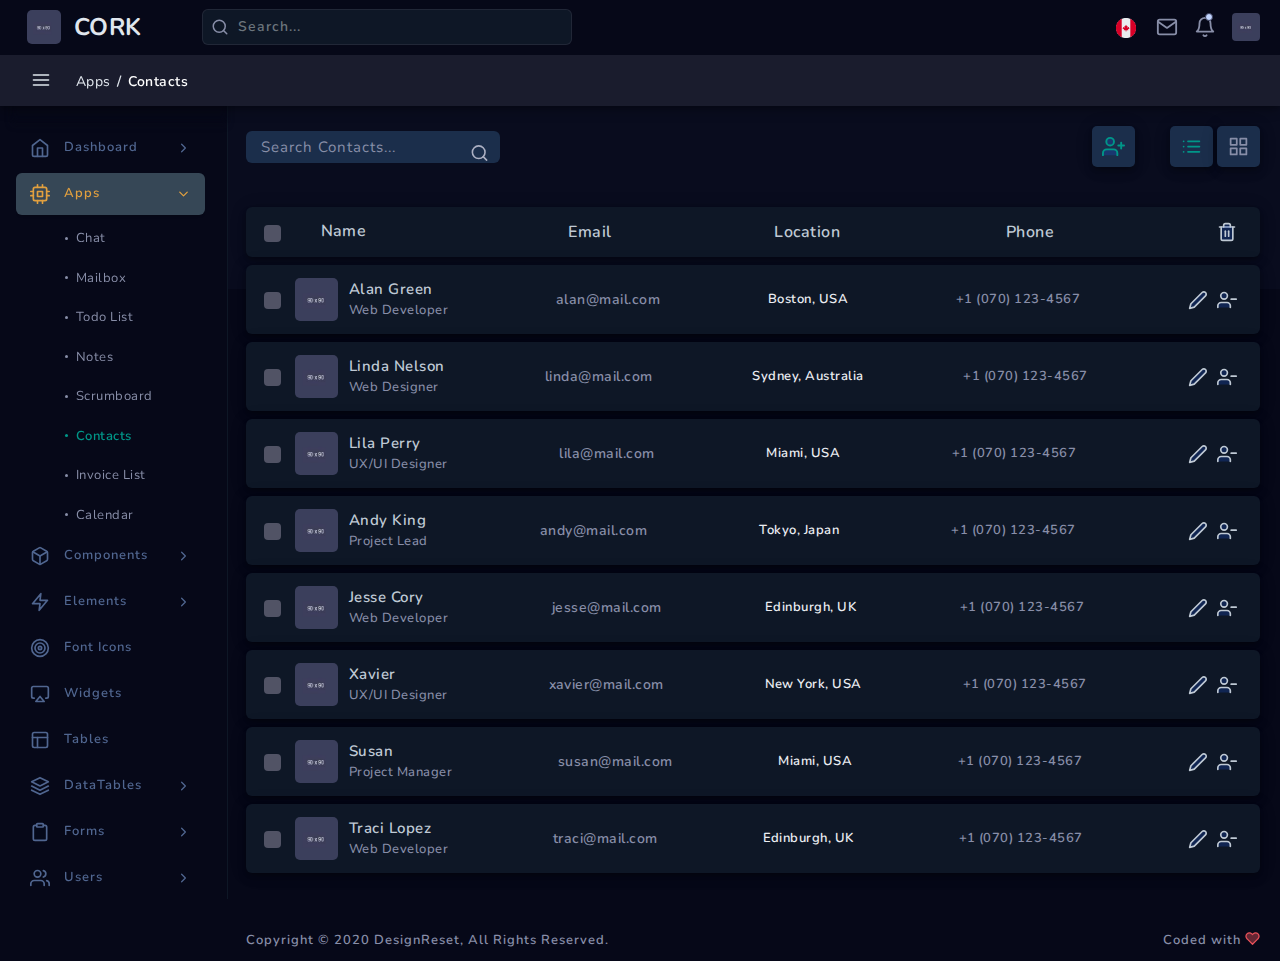
<file: apps_contacts.html>
<!DOCTYPE html>
<html lang="en">
<head>
    <meta charset="utf-8">
    <meta http-equiv="X-UA-Compatible" content="IE=edge">
    <meta name="viewport" content="width=device-width, initial-scale=1, maximum-scale=1, shrink-to-fit=no">
    <title>Contact Profile | CORK - Multipurpose Bootstrap Dashboard Template </title>
    <link rel="icon" type="image/x-icon" href="assets/img/favicon.ico"/>
    <!-- BEGIN GLOBAL MANDATORY STYLES -->
    <link href="https://fonts.googleapis.com/css?family=Nunito:400,600,700" rel="stylesheet">
    <link href="bootstrap/css/bootstrap.min.css" rel="stylesheet" type="text/css" />
    <link href="assets/css/plugins.css" rel="stylesheet" type="text/css" />
    <!-- END GLOBAL MANDATORY STYLES -->

    <!-- BEGIN PAGE LEVEL STYLES -->
    <link rel="stylesheet" type="text/css" href="assets/css/forms/theme-checkbox-radio.css">
    <link href="plugins/jquery-ui/jquery-ui.min.css" rel="stylesheet" type="text/css" />
    <link href="assets/css/apps/contacts.css" rel="stylesheet" type="text/css" />
    <!-- END PAGE LEVEL STYLES -->    
</head>
<body>
    
    <!--  BEGIN NAVBAR  -->
    <div class="header-container fixed-top">
        <header class="header navbar navbar-expand-sm">

            <ul class="navbar-item theme-brand flex-row  text-center">
                <li class="nav-item theme-logo">
                    <a href="index.html">
                        <img src="assets/img/90x90.jpg" class="navbar-logo" alt="logo">
                    </a>
                </li>
                <li class="nav-item theme-text">
                    <a href="index.html" class="nav-link"> CORK </a>
                </li>
            </ul>

            <ul class="navbar-item flex-row ml-md-0 ml-auto">
                <li class="nav-item align-self-center search-animated">
                    <svg xmlns="http://www.w3.org/2000/svg" width="24" height="24" viewBox="0 0 24 24" fill="none" stroke="currentColor" stroke-width="2" stroke-linecap="round" stroke-linejoin="round" class="feather feather-search toggle-search"><circle cx="11" cy="11" r="8"></circle><line x1="21" y1="21" x2="16.65" y2="16.65"></line></svg>
                    <form class="form-inline search-full form-inline search" role="search">
                        <div class="search-bar">
                            <input type="text" class="form-control search-form-control  ml-lg-auto" placeholder="Search...">
                        </div>
                    </form>
                </li>
            </ul>

            <ul class="navbar-item flex-row ml-md-auto">

                <li class="nav-item dropdown language-dropdown">
                    <a href="javascript:void(0);" class="nav-link dropdown-toggle" id="language-dropdown" data-toggle="dropdown" aria-haspopup="true" aria-expanded="false">
                        <img src="assets/img/ca.png" class="flag-width" alt="flag">
                    </a>
                    <div class="dropdown-menu position-absolute" aria-labelledby="language-dropdown">
                        <a class="dropdown-item d-flex" href="javascript:void(0);"><img src="assets/img/de.png" class="flag-width" alt="flag"> <span class="align-self-center">&nbsp;German</span></a>
                        <a class="dropdown-item d-flex" href="javascript:void(0);"><img src="assets/img/jp.png" class="flag-width" alt="flag"> <span class="align-self-center">&nbsp;Japanese</span></a>
                        <a class="dropdown-item d-flex" href="javascript:void(0);"><img src="assets/img/fr.png" class="flag-width" alt="flag"> <span class="align-self-center">&nbsp;French</span></a>
                        <a class="dropdown-item d-flex" href="javascript:void(0);"><img src="assets/img/ca.png" class="flag-width" alt="flag"> <span class="align-self-center">&nbsp;English</span></a>
                    </div>
                </li>

                <li class="nav-item dropdown message-dropdown">
                    <a href="javascript:void(0);" class="nav-link dropdown-toggle" id="messageDropdown" data-toggle="dropdown" aria-haspopup="true" aria-expanded="false">
                        <svg xmlns="http://www.w3.org/2000/svg" width="24" height="24" viewBox="0 0 24 24" fill="none" stroke="currentColor" stroke-width="2" stroke-linecap="round" stroke-linejoin="round" class="feather feather-mail"><path d="M4 4h16c1.1 0 2 .9 2 2v12c0 1.1-.9 2-2 2H4c-1.1 0-2-.9-2-2V6c0-1.1.9-2 2-2z"></path><polyline points="22,6 12,13 2,6"></polyline></svg>
                    </a>
                    <div class="dropdown-menu p-0 position-absolute" aria-labelledby="messageDropdown">
                        <div class="">
                            <a class="dropdown-item">
                                <div class="">

                                    <div class="media">
                                        <div class="user-img">
                                            <img class="usr-img rounded-circle" src="assets/img/90x90.jpg" alt="profile">
                                        </div>
                                        <div class="media-body">
                                            <div class="">
                                                <h5 class="usr-name">Kara Young</h5>
                                                <p class="msg-title">ACCOUNT UPDATE</p>
                                            </div>
                                        </div>
                                    </div>

                                </div>
                            </a>
                            <a class="dropdown-item">
                                <div class="">

                                    <div class="media">
                                        <div class="user-img">
                                            <img class="usr-img rounded-circle" src="assets/img/90x90.jpg" alt="profile">
                                        </div>
                                        <div class="media-body">
                                            <div class="">
                                                <h5 class="usr-name">Daisy Anderson</h5>
                                                <p class="msg-title">ACCOUNT UPDATE</p>
                                            </div>
                                        </div>
                                    </div>
                                    
                                </div>
                            </a>
                            <a class="dropdown-item">
                                <div class="">

                                    <div class="media">
                                        <div class="user-img">
                                            <img class="usr-img rounded-circle" src="assets/img/90x90.jpg" alt="profile">
                                        </div>
                                        <div class="media-body">
                                            <div class="">
                                                <h5 class="usr-name">Oscar Garner</h5>
                                                <p class="msg-title">ACCOUNT UPDATE</p>
                                            </div>
                                        </div>
                                    </div>
                                    
                                </div>
                            </a>
                        </div>
                    </div>
                </li>

                <li class="nav-item dropdown notification-dropdown">
                    <a href="javascript:void(0);" class="nav-link dropdown-toggle" id="notificationDropdown" data-toggle="dropdown" aria-haspopup="true" aria-expanded="false">
                        <svg xmlns="http://www.w3.org/2000/svg" width="24" height="24" viewBox="0 0 24 24" fill="none" stroke="currentColor" stroke-width="2" stroke-linecap="round" stroke-linejoin="round" class="feather feather-bell"><path d="M18 8A6 6 0 0 0 6 8c0 7-3 9-3 9h18s-3-2-3-9"></path><path d="M13.73 21a2 2 0 0 1-3.46 0"></path></svg><span class="badge badge-success"></span>
                    </a>
                    <div class="dropdown-menu position-absolute" aria-labelledby="notificationDropdown">
                        <div class="notification-scroll">

                            <div class="dropdown-item">
                                <div class="media">
                                    <svg xmlns="http://www.w3.org/2000/svg" width="24" height="24" viewBox="0 0 24 24" fill="none" stroke="currentColor" stroke-width="2" stroke-linecap="round" stroke-linejoin="round" class="feather feather-heart"><path d="M20.84 4.61a5.5 5.5 0 0 0-7.78 0L12 5.67l-1.06-1.06a5.5 5.5 0 0 0-7.78 7.78l1.06 1.06L12 21.23l7.78-7.78 1.06-1.06a5.5 5.5 0 0 0 0-7.78z"></path></svg>
                                    <div class="media-body">
                                        <div class="notification-para"><span class="user-name">Shaun Park</span> likes your photo.</div>
                                    </div>
                                </div>
                            </div>

                            <div class="dropdown-item">
                                <div class="media">
                                    <svg xmlns="http://www.w3.org/2000/svg" width="24" height="24" viewBox="0 0 24 24" fill="none" stroke="currentColor" stroke-width="2" stroke-linecap="round" stroke-linejoin="round" class="feather feather-share-2"><circle cx="18" cy="5" r="3"></circle><circle cx="6" cy="12" r="3"></circle><circle cx="18" cy="19" r="3"></circle><line x1="8.59" y1="13.51" x2="15.42" y2="17.49"></line><line x1="15.41" y1="6.51" x2="8.59" y2="10.49"></line></svg>
                                    <div class="media-body">
                                        <div class="notification-para"><span class="user-name">Kelly Young</span> shared your post</div>
                                    </div>
                                </div>
                            </div>

                            <div class="dropdown-item">
                                <div class="media">
                                    <svg xmlns="http://www.w3.org/2000/svg" width="24" height="24" viewBox="0 0 24 24" fill="none" stroke="currentColor" stroke-width="2" stroke-linecap="round" stroke-linejoin="round" class="feather feather-tag"><path d="M20.59 13.41l-7.17 7.17a2 2 0 0 1-2.83 0L2 12V2h10l8.59 8.59a2 2 0 0 1 0 2.82z"></path><line x1="7" y1="7" x2="7" y2="7"></line></svg>
                                    <div class="media-body">
                                        <div class="notification-para"><span class="user-name">Kelly Young</span> mentioned you in comment.</div>
                                    </div>
                                </div>
                            </div>
                        </div>
                    </div>
                </li>

                <li class="nav-item dropdown user-profile-dropdown">
                    <a href="javascript:void(0);" class="nav-link dropdown-toggle user" id="userProfileDropdown" data-toggle="dropdown" aria-haspopup="true" aria-expanded="true">
                        <img src="assets/img/90x90.jpg" alt="avatar">
                    </a>
                    <div class="dropdown-menu position-absolute" aria-labelledby="userProfileDropdown">
                        <div class="">
                            <div class="dropdown-item">
                                <a href="user_profile.html"><svg xmlns="http://www.w3.org/2000/svg" width="24" height="24" viewBox="0 0 24 24" fill="none" stroke="currentColor" stroke-width="2" stroke-linecap="round" stroke-linejoin="round" class="feather feather-user"><path d="M20 21v-2a4 4 0 0 0-4-4H8a4 4 0 0 0-4 4v2"></path><circle cx="12" cy="7" r="4"></circle></svg> My Profile</a>
                            </div>
                            <div class="dropdown-item">
                                <a href="apps_mailbox.html"><svg xmlns="http://www.w3.org/2000/svg" width="24" height="24" viewBox="0 0 24 24" fill="none" stroke="currentColor" stroke-width="2" stroke-linecap="round" stroke-linejoin="round" class="feather feather-inbox"><polyline points="22 12 16 12 14 15 10 15 8 12 2 12"></polyline><path d="M5.45 5.11L2 12v6a2 2 0 0 0 2 2h16a2 2 0 0 0 2-2v-6l-3.45-6.89A2 2 0 0 0 16.76 4H7.24a2 2 0 0 0-1.79 1.11z"></path></svg> Inbox</a>
                            </div>
                            <div class="dropdown-item">
                                <a href="auth_lockscreen.html"><svg xmlns="http://www.w3.org/2000/svg" width="24" height="24" viewBox="0 0 24 24" fill="none" stroke="currentColor" stroke-width="2" stroke-linecap="round" stroke-linejoin="round" class="feather feather-lock"><rect x="3" y="11" width="18" height="11" rx="2" ry="2"></rect><path d="M7 11V7a5 5 0 0 1 10 0v4"></path></svg> Lock Screen</a>
                            </div>
                            <div class="dropdown-item">
                                <a href="auth_login.html"><svg xmlns="http://www.w3.org/2000/svg" width="24" height="24" viewBox="0 0 24 24" fill="none" stroke="currentColor" stroke-width="2" stroke-linecap="round" stroke-linejoin="round" class="feather feather-log-out"><path d="M9 21H5a2 2 0 0 1-2-2V5a2 2 0 0 1 2-2h4"></path><polyline points="16 17 21 12 16 7"></polyline><line x1="21" y1="12" x2="9" y2="12"></line></svg> Sign Out</a>
                            </div>
                        </div>
                    </div>
                </li>

            </ul>
        </header>
    </div>
    <!--  END NAVBAR  -->

    <!--  BEGIN NAVBAR  -->
    <div class="sub-header-container">
        <header class="header navbar navbar-expand-sm">
            <a href="javascript:void(0);" class="sidebarCollapse" data-placement="bottom"><svg xmlns="http://www.w3.org/2000/svg" width="24" height="24" viewBox="0 0 24 24" fill="none" stroke="currentColor" stroke-width="2" stroke-linecap="round" stroke-linejoin="round" class="feather feather-menu"><line x1="3" y1="12" x2="21" y2="12"></line><line x1="3" y1="6" x2="21" y2="6"></line><line x1="3" y1="18" x2="21" y2="18"></line></svg></a>

            <ul class="navbar-nav flex-row">
                <li>
                    <div class="page-header">

                        <nav class="breadcrumb-one" aria-label="breadcrumb">
                            <ol class="breadcrumb">
                                <li class="breadcrumb-item"><a href="javascript:void(0);">Apps</a></li>
                                <li class="breadcrumb-item active" aria-current="page"><span>Contacts</span></li>
                            </ol>
                        </nav>

                    </div>
                </li>
            </ul>
        </header>
    </div>
    <!--  END NAVBAR  -->

    <!--  BEGIN MAIN CONTAINER  -->
    <div class="main-container" id="container">

        <div class="overlay"></div>
        <div class="search-overlay"></div>

        <!--  BEGIN SIDEBAR  -->
        <div class="sidebar-wrapper sidebar-theme">
            
            <nav id="sidebar">
                <div class="shadow-bottom"></div>

                <ul class="list-unstyled menu-categories" id="accordionExample">
                    <li class="menu">
                        <a href="#dashboard" data-toggle="collapse" aria-expanded="false" class="dropdown-toggle">
                            <div class="">
                                <svg xmlns="http://www.w3.org/2000/svg" width="24" height="24" viewBox="0 0 24 24" fill="none" stroke="currentColor" stroke-width="2" stroke-linecap="round" stroke-linejoin="round" class="feather feather-home"><path d="M3 9l9-7 9 7v11a2 2 0 0 1-2 2H5a2 2 0 0 1-2-2z"></path><polyline points="9 22 9 12 15 12 15 22"></polyline></svg>
                                <span>Dashboard</span>
                            </div>
                            <div>
                                <svg xmlns="http://www.w3.org/2000/svg" width="24" height="24" viewBox="0 0 24 24" fill="none" stroke="currentColor" stroke-width="2" stroke-linecap="round" stroke-linejoin="round" class="feather feather-chevron-right"><polyline points="9 18 15 12 9 6"></polyline></svg>
                            </div>
                        </a>
                        <ul class="collapse submenu list-unstyled" id="dashboard" data-parent="#accordionExample">
                            <li>
                                <a href="index.html"> Sales </a>
                            </li>
                            <li>
                                <a href="index2.html"> Analytics </a>
                            </li>
                        </ul>
                    </li>

                    <li class="menu">
                        <a href="#app" data-toggle="collapse" data-active="true" aria-expanded="true" class="dropdown-toggle">
                            <div class="">
                                <svg xmlns="http://www.w3.org/2000/svg" width="24" height="24" viewBox="0 0 24 24" fill="none" stroke="currentColor" stroke-width="2" stroke-linecap="round" stroke-linejoin="round" class="feather feather-cpu"><rect x="4" y="4" width="16" height="16" rx="2" ry="2"></rect><rect x="9" y="9" width="6" height="6"></rect><line x1="9" y1="1" x2="9" y2="4"></line><line x1="15" y1="1" x2="15" y2="4"></line><line x1="9" y1="20" x2="9" y2="23"></line><line x1="15" y1="20" x2="15" y2="23"></line><line x1="20" y1="9" x2="23" y2="9"></line><line x1="20" y1="14" x2="23" y2="14"></line><line x1="1" y1="9" x2="4" y2="9"></line><line x1="1" y1="14" x2="4" y2="14"></line></svg>
                                <span>Apps</span>
                            </div>
                            <div>
                                <svg xmlns="http://www.w3.org/2000/svg" width="24" height="24" viewBox="0 0 24 24" fill="none" stroke="currentColor" stroke-width="2" stroke-linecap="round" stroke-linejoin="round" class="feather feather-chevron-right"><polyline points="9 18 15 12 9 6"></polyline></svg>
                            </div>
                        </a>
                        <ul class="collapse submenu list-unstyled show" id="app" data-parent="#accordionExample">
                            <li>
                                <a href="apps_chat.html"> Chat </a>
                            </li>
                            <li>
                                <a href="apps_mailbox.html"> Mailbox  </a>
                            </li>
                            <li>
                                <a href="apps_todoList.html"> Todo List </a>
                            </li>                            
                            <li>
                                <a href="apps_notes.html"> Notes </a>
                            </li>
                            <li>
                                <a href="apps_scrumboard.html">Scrumboard</a>
                            </li>
                            <li class="active">
                                <a href="apps_contacts.html"> Contacts </a>
                            </li>
                            <li>
                                <a href="apps_invoice.html"> Invoice List </a>
                            </li>
                            <li>
                                <a href="apps_calendar.html"> Calendar </a>
                            </li>
                        </ul>
                    </li>

                    <li class="menu">
                        <a href="#components" data-toggle="collapse" aria-expanded="false" class="dropdown-toggle">
                            <div class="">
                                <svg xmlns="http://www.w3.org/2000/svg" width="24" height="24" viewBox="0 0 24 24" fill="none" stroke="currentColor" stroke-width="2" stroke-linecap="round" stroke-linejoin="round" class="feather feather-box"><path d="M21 16V8a2 2 0 0 0-1-1.73l-7-4a2 2 0 0 0-2 0l-7 4A2 2 0 0 0 3 8v8a2 2 0 0 0 1 1.73l7 4a2 2 0 0 0 2 0l7-4A2 2 0 0 0 21 16z"></path><polyline points="3.27 6.96 12 12.01 20.73 6.96"></polyline><line x1="12" y1="22.08" x2="12" y2="12"></line></svg>
                                <span>Components</span>
                            </div>
                            <div>
                                <svg xmlns="http://www.w3.org/2000/svg" width="24" height="24" viewBox="0 0 24 24" fill="none" stroke="currentColor" stroke-width="2" stroke-linecap="round" stroke-linejoin="round" class="feather feather-chevron-right"><polyline points="9 18 15 12 9 6"></polyline></svg>
                            </div>
                        </a>
                        <ul class="collapse submenu list-unstyled" id="components" data-parent="#accordionExample">
                            <li>
                                <a href="component_tabs.html"> Tabs </a>
                            </li>
                            <li>
                                <a href="component_accordion.html"> Accordions  </a>
                            </li>
                            <li>
                                <a href="component_modal.html"> Modals </a>
                            </li>                            
                            <li>
                                <a href="component_cards.html"> Cards </a>
                            </li>
                            <li>
                                <a href="component_bootstrap_carousel.html">Carousel</a>
                            </li>
                            <li>
                                <a href="component_blockui.html"> Block UI </a>
                            </li>
                            <li>
                                <a href="component_countdown.html"> Countdown </a>
                            </li>
                            <li>
                                <a href="component_counter.html"> Counter </a>
                            </li>
                            <li>
                                <a href="component_sweetalert.html"> Sweet Alerts </a>
                            </li>
                            <li>
                                <a href="component_timeline.html"> Timeline </a>
                            </li>
                            <li>
                                <a href="component_snackbar.html"> Notifications </a>
                            </li>
                            <li>
                                <a href="component_session_timeout.html"> Session Timeout </a>
                            </li>
                            <li>
                                <a href="component_media_object.html"> Media Object </a>
                            </li>
                            <li>
                                <a href="component_list_group.html"> List Group </a>
                            </li>
                            <li>
                                <a href="component_pricing_table.html"> Pricing Tables </a>
                            </li>
                            <li>
                                <a href="component_lightbox.html"> Lightbox </a>
                            </li>
                        </ul>
                    </li>

                    <li class="menu">
                        <a href="#elements" data-toggle="collapse" aria-expanded="false" class="dropdown-toggle">
                            <div class="">
                                <svg xmlns="http://www.w3.org/2000/svg" width="24" height="24" viewBox="0 0 24 24" fill="none" stroke="currentColor" stroke-width="2" stroke-linecap="round" stroke-linejoin="round" class="feather feather-zap"><polygon points="13 2 3 14 12 14 11 22 21 10 12 10 13 2"></polygon></svg>
                                <span>Elements</span>
                            </div>
                            <div>
                                <svg xmlns="http://www.w3.org/2000/svg" width="24" height="24" viewBox="0 0 24 24" fill="none" stroke="currentColor" stroke-width="2" stroke-linecap="round" stroke-linejoin="round" class="feather feather-chevron-right"><polyline points="9 18 15 12 9 6"></polyline></svg>
                            </div>
                        </a>
                        <ul class="collapse submenu list-unstyled" id="elements" data-parent="#accordionExample">
                            <li>
                                <a href="element_alerts.html"> Alerts </a>
                            </li>
                            <li>
                                <a href="element_avatar.html"> Avatar </a>
                            </li>
                            <li>
                                <a href="element_badges.html"> Badges </a>
                            </li>
                            <li>
                                <a href="element_breadcrumbs.html"> Breadcrumbs </a>
                            </li>                            
                            <li>
                                <a href="element_buttons.html"> Buttons </a>
                            </li>
                            <li>
                                <a href="element_buttons_group.html"> Button Groups </a>
                            </li>
                            <li>
                                <a href="element_color_library.html"> Color Library </a>
                            </li>
                            <li>
                                <a href="element_dropdown.html"> Dropdown </a>
                            </li>
                            <li>
                                <a href="element_infobox.html"> Infobox </a>
                            </li>
                            <li>
                                <a href="element_jumbotron.html"> Jumbotron </a>
                            </li>
                            <li>
                                <a href="element_loader.html"> Loader </a>
                            </li>
                            <li>
                                <a href="element_pagination.html"> Pagination </a>
                            </li>
                            <li>
                                <a href="element_popovers.html"> Popovers </a>
                            </li>
                            <li>
                                <a href="element_progress_bar.html"> Progress Bar </a>
                            </li>
                            <li>
                                <a href="element_search.html"> Search </a>
                            </li>
                            <li>
                                <a href="element_tooltips.html"> Tooltips </a>
                            </li>
                            <li>
                                <a href="element_treeview.html"> Treeview </a>
                            </li>
                            <li>
                                <a href="element_typography.html"> Typography </a>
                            </li>
                        </ul>
                    </li>

                    <li class="menu">
                        <a href="fonticons.html" aria-expanded="false" class="dropdown-toggle">
                            <div class="">
                                <svg xmlns="http://www.w3.org/2000/svg" width="24" height="24" viewBox="0 0 24 24" fill="none" stroke="currentColor" stroke-width="2" stroke-linecap="round" stroke-linejoin="round" class="feather feather-target"><circle cx="12" cy="12" r="10"></circle><circle cx="12" cy="12" r="6"></circle><circle cx="12" cy="12" r="2"></circle></svg>
                                <span>Font Icons</span>
                            </div>
                        </a>
                    </li>

                    <li class="menu">
                        <a href="widgets.html" aria-expanded="false" class="dropdown-toggle">
                            <div class="">
                                <svg xmlns="http://www.w3.org/2000/svg" width="24" height="24" viewBox="0 0 24 24" fill="none" stroke="currentColor" stroke-width="2" stroke-linecap="round" stroke-linejoin="round" class="feather feather-airplay"><path d="M5 17H4a2 2 0 0 1-2-2V5a2 2 0 0 1 2-2h16a2 2 0 0 1 2 2v10a2 2 0 0 1-2 2h-1"></path><polygon points="12 15 17 21 7 21 12 15"></polygon></svg>
                                <span>Widgets</span>
                            </div>
                        </a>
                    </li>

                    <li class="menu">
                        <a href="table_basic.html" aria-expanded="false" class="dropdown-toggle">
                            <div class="">
                                <svg xmlns="http://www.w3.org/2000/svg" width="24" height="24" viewBox="0 0 24 24" fill="none" stroke="currentColor" stroke-width="2" stroke-linecap="round" stroke-linejoin="round" class="feather feather-layout"><rect x="3" y="3" width="18" height="18" rx="2" ry="2"></rect><line x1="3" y1="9" x2="21" y2="9"></line><line x1="9" y1="21" x2="9" y2="9"></line></svg>
                                <span>Tables</span>
                            </div>
                        </a>
                    </li>

                    <li class="menu">
                        <a href="#datatables" data-toggle="collapse" aria-expanded="false" class="dropdown-toggle">
                            <div class="">
                                <svg xmlns="http://www.w3.org/2000/svg" width="24" height="24" viewBox="0 0 24 24" fill="none" stroke="currentColor" stroke-width="2" stroke-linecap="round" stroke-linejoin="round" class="feather feather-layers"><polygon points="12 2 2 7 12 12 22 7 12 2"></polygon><polyline points="2 17 12 22 22 17"></polyline><polyline points="2 12 12 17 22 12"></polyline></svg>
                                <span>DataTables</span>
                            </div>
                            <div>
                                <svg xmlns="http://www.w3.org/2000/svg" width="24" height="24" viewBox="0 0 24 24" fill="none" stroke="currentColor" stroke-width="2" stroke-linecap="round" stroke-linejoin="round" class="feather feather-chevron-right"><polyline points="9 18 15 12 9 6"></polyline></svg>
                            </div>
                        </a>
                        <ul class="collapse submenu list-unstyled" id="datatables" data-parent="#accordionExample">
                            <li>
                                <a href="table_dt_basic.html"> Basic </a>
                            </li>
                            <li>
                                <a href="table_dt_basic-light.html"> Light </a>
                            </li>
                            <li>
                                <a href="table_dt_ordering_sorting.html"> Order Sorting </a>
                            </li>
                            <li>
                                <a href="table_dt_multi-column_ordering.html"> Multi-Column </a>
                            </li>
                            <li>
                                <a href="table_dt_multiple_tables.html"> Multiple Tables</a>
                            </li>
                            <li>
                                <a href="table_dt_alternative_pagination.html"> Alt. Pagination</a>
                            </li>
                            <li>
                                <a href="table_dt_custom.html"> Custom </a>
                            </li>
                            <li>
                                <a href="table_dt_range_search.html"> Range Search </a>
                            </li>
                            <li>
                                <a href="table_dt_html5.html"> HTML5 Export </a>
                            </li>
                            <li>
                                <a href="table_dt_live_dom_ordering.html"> Live DOM ordering </a>
                            </li>
                            <li>
                                <a href="table_dt_miscellaneous.html"> Miscellaneous </a>
                            </li>
                        </ul>
                    </li>

                    <li class="menu">
                        <a href="#forms" data-toggle="collapse" aria-expanded="false" class="dropdown-toggle">
                            <div class="">
                                <svg xmlns="http://www.w3.org/2000/svg" width="24" height="24" viewBox="0 0 24 24" fill="none" stroke="currentColor" stroke-width="2" stroke-linecap="round" stroke-linejoin="round" class="feather feather-clipboard"><path d="M16 4h2a2 2 0 0 1 2 2v14a2 2 0 0 1-2 2H6a2 2 0 0 1-2-2V6a2 2 0 0 1 2-2h2"></path><rect x="8" y="2" width="8" height="4" rx="1" ry="1"></rect></svg>
                                <span>Forms</span>
                            </div>
                            <div>
                                <svg xmlns="http://www.w3.org/2000/svg" width="24" height="24" viewBox="0 0 24 24" fill="none" stroke="currentColor" stroke-width="2" stroke-linecap="round" stroke-linejoin="round" class="feather feather-chevron-right"><polyline points="9 18 15 12 9 6"></polyline></svg>
                            </div>
                        </a>
                        <ul class="collapse submenu list-unstyled" id="forms" data-parent="#accordionExample">
                            <li>
                                <a href="form_bootstrap_basic.html"> Basic </a>
                            </li>
                            <li>
                                <a href="form_input_group_basic.html"> Input Group </a>
                            </li>
                            <li>
                                <a href="form_layouts.html"> Layouts </a>
                            </li>
                            <li>
                                <a href="form_validation.html"> Validation </a>
                            </li>
                            <li>
                                <a href="form_input_mask.html"> Input Mask </a>
                            </li>
                            <li>
                                <a href="form_bootstrap_select.html"> Bootstrap Select </a>
                            </li>
                            <li>
                                <a href="form_select2.html"> Select2 </a>
                            </li>
                            <li>
                                <a href="form_bootstrap_touchspin.html"> TouchSpin </a>
                            </li>
                            <li>
                                <a href="form_maxlength.html"> Maxlength </a>
                            </li>                          
                            <li>
                                <a href="form_checkbox_radio.html"> Checkbox &amp; Radio </a>
                            </li>                            
                            <li>
                                <a href="form_switches.html"> Switches </a>
                            </li>
                            <li>
                                <a href="form_wizard.html"> Wizards </a>
                            </li>
                            <li>
                                <a href="form_fileupload.html"> File Upload </a>
                            </li>
                            <li>
                                <a href="form_quill.html"> Quill Editor </a>
                            </li>
                            <li>
                                <a href="form_markdown.html"> Markdown Editor </a>
                            </li>
                            <li>
                                <a href="form_date_range_picker.html"> Date &amp; Range Picker </a>
                            </li>
                            <li>
                                <a href="form_clipboard.html"> Clipboard </a>
                            </li>
                            <li>
                                <a href="form_typeahead.html"> Typeahead </a>
                            </li>
                        </ul>
                    </li>
                    
                    <li class="menu">
                        <a href="#users" data-toggle="collapse" aria-expanded="false" class="dropdown-toggle">
                            <div class="">
                                <svg xmlns="http://www.w3.org/2000/svg" width="24" height="24" viewBox="0 0 24 24" fill="none" stroke="currentColor" stroke-width="2" stroke-linecap="round" stroke-linejoin="round" class="feather feather-users"><path d="M17 21v-2a4 4 0 0 0-4-4H5a4 4 0 0 0-4 4v2"></path><circle cx="9" cy="7" r="4"></circle><path d="M23 21v-2a4 4 0 0 0-3-3.87"></path><path d="M16 3.13a4 4 0 0 1 0 7.75"></path></svg>
                                <span>Users</span>
                            </div>
                            <div>
                                <svg xmlns="http://www.w3.org/2000/svg" width="24" height="24" viewBox="0 0 24 24" fill="none" stroke="currentColor" stroke-width="2" stroke-linecap="round" stroke-linejoin="round" class="feather feather-chevron-right"><polyline points="9 18 15 12 9 6"></polyline></svg>
                            </div>
                        </a>
                        <ul class="collapse submenu list-unstyled" id="users" data-parent="#accordionExample">
                            <li>
                                <a href="user_profile.html"> Profile </a>
                            </li>
                            <li>
                                <a href="user_account_setting.html"> Account Settings </a>
                            </li>
                        </ul>
                    </li>

                    <li class="menu">
                        <a href="#pages" data-toggle="collapse" aria-expanded="false" class="dropdown-toggle">
                            <div class="">
                                <svg xmlns="http://www.w3.org/2000/svg" width="24" height="24" viewBox="0 0 24 24" fill="none" stroke="currentColor" stroke-width="2" stroke-linecap="round" stroke-linejoin="round" class="feather feather-file"><path d="M13 2H6a2 2 0 0 0-2 2v16a2 2 0 0 0 2 2h12a2 2 0 0 0 2-2V9z"></path><polyline points="13 2 13 9 20 9"></polyline></svg>
                                <span>Pages</span>
                            </div>
                            <div>
                                <svg xmlns="http://www.w3.org/2000/svg" width="24" height="24" viewBox="0 0 24 24" fill="none" stroke="currentColor" stroke-width="2" stroke-linecap="round" stroke-linejoin="round" class="feather feather-chevron-right"><polyline points="9 18 15 12 9 6"></polyline></svg>
                            </div>
                        </a>
                        <ul class="collapse submenu list-unstyled" id="pages" data-parent="#accordionExample">
                            <li>
                                <a href="pages_helpdesk.html"> Helpdesk </a>
                            </li>
                            <li>
                                <a href="pages_contact_us.html"> Contact Form </a>
                            </li>
                            <li>
                                <a href="pages_faq.html"> FAQ </a>
                            </li>
                            <li>
                                <a href="pages_faq2.html"> FAQ 2 </a>
                            </li>
                            <li>
                                <a href="pages_privacy.html"> Privacy Policy </a>
                            </li>
                            <li>
                                <a href="pages_coming_soon.html"> Coming Soon </a>
                            </li>
                            <li>
                                <a href="#pages-error" data-toggle="collapse" aria-expanded="false" class="dropdown-toggle"> Error <svg xmlns="http://www.w3.org/2000/svg" width="24" height="24" viewBox="0 0 24 24" fill="none" stroke="currentColor" stroke-width="2" stroke-linecap="round" stroke-linejoin="round" class="feather feather-chevron-right"><polyline points="9 18 15 12 9 6"></polyline></svg> </a>
                                <ul class="collapse list-unstyled sub-submenu" id="pages-error" data-parent="#pages"> 
                                    <li>
                                        <a href="pages_error404.html"> 404 </a>
                                    </li>
                                    <li>
                                        <a href="pages_error500.html"> 500 </a>
                                    </li>
                                    <li>
                                        <a href="pages_error503.html"> 503 </a>
                                    </li>
                                    <li>
                                        <a href="pages_maintenence.html"> Maintanence </a>
                                    </li>
                                </ul>
                            </li>
                        </ul>
                    </li>

                    <li class="menu">
                        <a href="#authentication" data-toggle="collapse" aria-expanded="false" class="dropdown-toggle">
                            <div class="">
                                <svg xmlns="http://www.w3.org/2000/svg" width="24" height="24" viewBox="0 0 24 24" fill="none" stroke="currentColor" stroke-width="2" stroke-linecap="round" stroke-linejoin="round" class="feather feather-lock"><rect x="3" y="11" width="18" height="11" rx="2" ry="2"></rect><path d="M7 11V7a5 5 0 0 1 10 0v4"></path></svg>
                                <span>Authentication</span>
                            </div>
                            <div>
                                <svg xmlns="http://www.w3.org/2000/svg" width="24" height="24" viewBox="0 0 24 24" fill="none" stroke="currentColor" stroke-width="2" stroke-linecap="round" stroke-linejoin="round" class="feather feather-chevron-right"><polyline points="9 18 15 12 9 6"></polyline></svg>
                            </div>
                        </a>
                        <ul class="collapse submenu list-unstyled" id="authentication" data-parent="#accordionExample">
                            <li>
                                <a href="auth_login_boxed.html"> Login Boxed </a>
                            </li>
                            <li>
                                <a href="auth_register_boxed.html"> Register Boxed </a>
                            </li>
                            <li>
                                <a href="auth_lockscreen_boxed.html"> Unlock Boxed </a>
                            </li>
                            <li>
                                <a href="auth_pass_recovery_boxed.html"> Recover ID Boxed </a>
                            </li>
                            <li>
                                <a href="auth_login.html"> Login Cover </a>
                            </li>
                            <li>
                                <a href="auth_register.html"> Register Cover </a>
                            </li>
                            <li>
                                <a href="auth_lockscreen.html"> Unlock Cover </a>
                            </li>
                            <li>
                                <a href="auth_pass_recovery.html"> Recover ID Cover </a>
                            </li>
                        </ul>
                    </li>

                    <li class="menu">
                        <a href="dragndrop_dragula.html" aria-expanded="false" class="dropdown-toggle">
                            <div class="">
                                <svg xmlns="http://www.w3.org/2000/svg" width="24" height="24" viewBox="0 0 24 24" fill="none" stroke="currentColor" stroke-width="2" stroke-linecap="round" stroke-linejoin="round" class="feather feather-move"><polyline points="5 9 2 12 5 15"></polyline><polyline points="9 5 12 2 15 5"></polyline><polyline points="15 19 12 22 9 19"></polyline><polyline points="19 9 22 12 19 15"></polyline><line x1="2" y1="12" x2="22" y2="12"></line><line x1="12" y1="2" x2="12" y2="22"></line></svg>
                                <span>Drag and Drop</span>
                            </div>
                        </a>
                    </li>

                    <li class="menu">
                        <a href="map_jvector.html" aria-expanded="false" class="dropdown-toggle">
                            <div class="">
                                <svg xmlns="http://www.w3.org/2000/svg" width="24" height="24" viewBox="0 0 24 24" fill="none" stroke="currentColor" stroke-width="2" stroke-linecap="round" stroke-linejoin="round" class="feather feather-map"><polygon points="1 6 1 22 8 18 16 22 23 18 23 2 16 6 8 2 1 6"></polygon><line x1="8" y1="2" x2="8" y2="18"></line><line x1="16" y1="6" x2="16" y2="22"></line></svg>
                                <span>Maps</span>
                            </div>
                        </a>
                    </li>

                    <li class="menu">
                        <a href="charts_apex.html" aria-expanded="false" class="dropdown-toggle">
                            <div class="">
                                <svg xmlns="http://www.w3.org/2000/svg" width="24" height="24" viewBox="0 0 24 24" fill="none" stroke="currentColor" stroke-width="2" stroke-linecap="round" stroke-linejoin="round" class="feather feather-pie-chart"><path d="M21.21 15.89A10 10 0 1 1 8 2.83"></path><path d="M22 12A10 10 0 0 0 12 2v10z"></path></svg>
                                <span>Charts</span>
                            </div>
                        </a>
                    </li>

                    <li class="menu">
                        <a href="#starter-kit" data-toggle="collapse" aria-expanded="false" class="dropdown-toggle">
                            <div class="">
                                <svg xmlns="http://www.w3.org/2000/svg" width="24" height="24" viewBox="0 0 24 24" fill="none" stroke="currentColor" stroke-width="2" stroke-linecap="round" stroke-linejoin="round" class="feather feather-terminal"><polyline points="4 17 10 11 4 5"></polyline><line x1="12" y1="19" x2="20" y2="19"></line></svg>
                                <span>Starter Kit</span>
                            </div>
                            <div>
                                <svg xmlns="http://www.w3.org/2000/svg" width="24" height="24" viewBox="0 0 24 24" fill="none" stroke="currentColor" stroke-width="2" stroke-linecap="round" stroke-linejoin="round" class="feather feather-chevron-right"><polyline points="9 18 15 12 9 6"></polyline></svg>
                            </div>
                        </a>
                        <ul class="collapse submenu list-unstyled" id="starter-kit" data-parent="#accordionExample">
                            <li>
                                <a href="starter_kit_blank_page.html"> Blank Page </a>
                            </li>
                            <li>
                                <a href="starter_kit_breadcrumbs.html"> Breadcrumbs </a>
                            </li>
                            <li>
                                <a href="starter_kit_boxed.html"> Boxed </a>
                            </li>
                            <li>
                                <a href="starter_kit_alt_menu.html"> Alternate Menu </a>
                            </li>
                        </ul>
                    </li>

                    <li class="menu">
                        <a href="../../documentation/index.html" aria-expanded="false" class="dropdown-toggle">
                            <div class="">
                                <svg xmlns="http://www.w3.org/2000/svg" width="24" height="24" viewBox="0 0 24 24" fill="none" stroke="currentColor" stroke-width="2" stroke-linecap="round" stroke-linejoin="round" class="feather feather-book"><path d="M4 19.5A2.5 2.5 0 0 1 6.5 17H20"></path><path d="M6.5 2H20v20H6.5A2.5 2.5 0 0 1 4 19.5v-15A2.5 2.5 0 0 1 6.5 2z"></path></svg>
                                <span>Documentation</span>
                            </div>
                        </a>
                    </li>
                    
                </ul>
                
            </nav>

        </div>
        <!--  END SIDEBAR  -->

        <!--  BEGIN CONTENT AREA  -->
        <div id="content" class="main-content">
            <div class="layout-px-spacing">                
                <div class="row layout-spacing layout-top-spacing" id="cancel-row">
                    <div class="col-lg-12">
                        <div class="widget-content searchable-container list">

                            <div class="row">
                                <div class="col-xl-4 col-lg-5 col-md-5 col-sm-7 filtered-list-search layout-spacing align-self-center">
                                    <form class="form-inline my-2 my-lg-0">
                                        <div class="">
                                            <svg xmlns="http://www.w3.org/2000/svg" width="24" height="24" viewBox="0 0 24 24" fill="none" stroke="currentColor" stroke-width="2" stroke-linecap="round" stroke-linejoin="round" class="feather feather-search"><circle cx="11" cy="11" r="8"></circle><line x1="21" y1="21" x2="16.65" y2="16.65"></line></svg>
                                            <input type="text" class="form-control product-search" id="input-search" placeholder="Search Contacts...">
                                        </div>
                                    </form>
                                </div>

                                <div class="col-xl-8 col-lg-7 col-md-7 col-sm-5 text-sm-right text-center layout-spacing align-self-center">
                                    <div class="d-flex justify-content-sm-end justify-content-center">
                                        <svg id="btn-add-contact" xmlns="http://www.w3.org/2000/svg" width="24" height="24" viewBox="0 0 24 24" fill="none" stroke="currentColor" stroke-width="2" stroke-linecap="round" stroke-linejoin="round" class="feather feather-user-plus"><path d="M16 21v-2a4 4 0 0 0-4-4H5a4 4 0 0 0-4 4v2"></path><circle cx="8.5" cy="7" r="4"></circle><line x1="20" y1="8" x2="20" y2="14"></line><line x1="23" y1="11" x2="17" y2="11"></line></svg>

                                        <div class="switch align-self-center">
                                            <svg xmlns="http://www.w3.org/2000/svg" width="24" height="24" viewBox="0 0 24 24" fill="none" stroke="currentColor" stroke-width="2" stroke-linecap="round" stroke-linejoin="round" class="feather feather-list view-list active-view"><line x1="8" y1="6" x2="21" y2="6"></line><line x1="8" y1="12" x2="21" y2="12"></line><line x1="8" y1="18" x2="21" y2="18"></line><line x1="3" y1="6" x2="3" y2="6"></line><line x1="3" y1="12" x2="3" y2="12"></line><line x1="3" y1="18" x2="3" y2="18"></line></svg>
                                            <svg xmlns="http://www.w3.org/2000/svg" width="24" height="24" viewBox="0 0 24 24" fill="none" stroke="currentColor" stroke-width="2" stroke-linecap="round" stroke-linejoin="round" class="feather feather-grid view-grid"><rect x="3" y="3" width="7" height="7"></rect><rect x="14" y="3" width="7" height="7"></rect><rect x="14" y="14" width="7" height="7"></rect><rect x="3" y="14" width="7" height="7"></rect></svg>
                                        </div>
                                    </div>

                                    <!-- Modal -->
                                    <div class="modal fade" id="addContactModal" tabindex="-1" role="dialog" aria-labelledby="addContactModalTitle" aria-hidden="true">
                                        <div class="modal-dialog modal-dialog-centered" role="document">
                                            <div class="modal-content">
                                                <div class="modal-body">
                                                    <i class="flaticon-cancel-12 close" data-dismiss="modal"></i>
                                                    <div class="add-contact-box">
                                                        <div class="add-contact-content">
                                                            <form id="addContactModalTitle">
                                                                <div class="row">
                                                                    <div class="col-md-6">
                                                                        <div class="contact-name">
                                                                            <i class="flaticon-user-11"></i>
                                                                            <input type="text" id="c-name" class="form-control" placeholder="Name">
                                                                            <span class="validation-text"></span>
                                                                        </div>
                                                                    </div>
                                                                    <div class="col-md-6">
                                                                        <div class="contact-email">
                                                                            <i class="flaticon-mail-26"></i>
                                                                            <input type="text" id="c-email" class="form-control" placeholder="Email">
                                                                            <span class="validation-text"></span>
                                                                        </div>
                                                                    </div>
                                                                </div>

                                                                <div class="row">
                                                                    <div class="col-md-6">
                                                                        <div class="contact-occupation">
                                                                            <i class="flaticon-fill-area"></i>
                                                                            <input type="text" id="c-occupation" class="form-control" placeholder="Occupation">
                                                                        </div>
                                                                    </div>

                                                                    <div class="col-md-6">
                                                                        <div class="contact-phone">
                                                                            <i class="flaticon-telephone"></i>
                                                                            <input type="text" id="c-phone" class="form-control" placeholder="Phone">
                                                                            <span class="validation-text"></span>
                                                                        </div>
                                                                    </div>
                                                                </div>

                                                                <div class="row">
                                                                    <div class="col-md-12">
                                                                        <div class="contact-location">
                                                                            <i class="flaticon-location-1"></i>
                                                                            <input type="text" id="c-location" class="form-control" placeholder="Location">
                                                                        </div>
                                                                    </div>
                                                                </div>

                                                            </form>
                                                        </div>
                                                    </div>
                                                </div>
                                                <div class="modal-footer">
                                                    <button id="btn-edit" class="float-left btn">Save</button>

                                                    <button class="btn" data-dismiss="modal"> <i class="flaticon-delete-1"></i> Discard</button>

                                                    <button id="btn-add" class="btn">Add</button>
                                                </div>
                                            </div>
                                        </div>
                                    </div>
                                </div>
                            </div>

                            <div class="searchable-items list">
                                <div class="items items-header-section">
                                    <div class="item-content">
                                        <div class="">
                                            <div class="n-chk align-self-center text-center">
                                                <label class="new-control new-checkbox checkbox-primary">
                                                  <input type="checkbox" class="new-control-input" id="contact-check-all">
                                                  <span class="new-control-indicator"></span>
                                                </label>
                                            </div>
                                            <h4>Name</h4>
                                        </div>
                                        <div class="user-email">
                                            <h4>Email</h4>
                                        </div>
                                        <div class="user-location">
                                            <h4 style="margin-left: 0;">Location</h4>
                                        </div>
                                        <div class="user-phone">
                                            <h4 style="margin-left: 3px;">Phone</h4>
                                        </div>
                                        <div class="action-btn">
                                            <svg xmlns="http://www.w3.org/2000/svg" width="24" height="24" viewBox="0 0 24 24" fill="none" stroke="currentColor" stroke-width="2" stroke-linecap="round" stroke-linejoin="round" class="feather feather-trash-2  delete-multiple"><polyline points="3 6 5 6 21 6"></polyline><path d="M19 6v14a2 2 0 0 1-2 2H7a2 2 0 0 1-2-2V6m3 0V4a2 2 0 0 1 2-2h4a2 2 0 0 1 2 2v2"></path><line x1="10" y1="11" x2="10" y2="17"></line><line x1="14" y1="11" x2="14" y2="17"></line></svg>
                                        </div>
                                    </div>
                                </div>

                                <div class="items">
                                    <div class="item-content">
                                        <div class="user-profile">
                                            <div class="n-chk align-self-center text-center">
                                                <label class="new-control new-checkbox checkbox-primary">
                                                  <input type="checkbox" class="new-control-input contact-chkbox">
                                                  <span class="new-control-indicator"></span>
                                                </label>
                                            </div>
                                            <img src="assets/img/90x90.jpg" alt="avatar">
                                            <div class="user-meta-info">
                                                <p class="user-name" data-name="Alan Green">Alan Green</p>
                                                <p class="user-work" data-occupation="Web Developer">Web Developer</p>
                                            </div>
                                        </div>
                                        <div class="user-email">
                                            <p class="info-title">Email: </p>
                                            <p class="usr-email-addr" data-email="alan@mail.com">alan@mail.com</p>
                                        </div>
                                        <div class="user-location">
                                            <p class="info-title">Location: </p>
                                            <p class="usr-location" data-location="Boston, USA">Boston, USA</p>
                                        </div>
                                        <div class="user-phone">
                                            <p class="info-title">Phone: </p>
                                            <p class="usr-ph-no" data-phone="+1 (070) 123-4567">+1 (070) 123-4567</p>
                                        </div>
                                        <div class="action-btn">
                                            <svg xmlns="http://www.w3.org/2000/svg" width="24" height="24" viewBox="0 0 24 24" fill="none" stroke="currentColor" stroke-width="2" stroke-linecap="round" stroke-linejoin="round" class="feather feather-edit-2 edit"><path d="M17 3a2.828 2.828 0 1 1 4 4L7.5 20.5 2 22l1.5-5.5L17 3z"></path></svg>

                                            <svg xmlns="http://www.w3.org/2000/svg" width="24" height="24" viewBox="0 0 24 24" fill="none" stroke="currentColor" stroke-width="2" stroke-linecap="round" stroke-linejoin="round" class="feather feather-user-minus delete"><path d="M16 21v-2a4 4 0 0 0-4-4H5a4 4 0 0 0-4 4v2"></path><circle cx="8.5" cy="7" r="4"></circle><line x1="23" y1="11" x2="17" y2="11"></line></svg>
                                        </div>
                                    </div>
                                </div>

                                <div class="items">
                                    <div class="item-content">
                                        <div class="user-profile">
                                            <div class="n-chk align-self-center text-center">
                                                <label class="new-control new-checkbox checkbox-primary">
                                                  <input type="checkbox" class="new-control-input contact-chkbox">
                                                  <span class="new-control-indicator"></span>
                                                </label>
                                            </div>
                                            <img src="assets/img/90x90.jpg" alt="avatar">
                                            <div class="user-meta-info">
                                                <p class="user-name" data-name="Linda Nelson">Linda Nelson</p>
                                                <p class="user-work" data-occupation="Web Designer">Web Designer</p>
                                            </div>
                                        </div>
                                        <div class="user-email">
                                            <p class="info-title">Email: </p>
                                            <p class="usr-email-addr" data-email="linda@mail.com">linda@mail.com</p>
                                        </div>
                                        <div class="user-location">
                                            <p class="info-title">Location: </p>
                                            <p class="usr-location" data-location="Sydney, Australia">Sydney, Australia</p>
                                        </div>
                                        <div class="user-phone">
                                            <p class="info-title">Phone: </p>
                                            <p class="usr-ph-no" data-phone="+1 (070) 123-4567">+1 (070) 123-4567</p>
                                        </div>
                                        <div class="action-btn">
                                            <svg xmlns="http://www.w3.org/2000/svg" width="24" height="24" viewBox="0 0 24 24" fill="none" stroke="currentColor" stroke-width="2" stroke-linecap="round" stroke-linejoin="round" class="feather feather-edit-2 edit"><path d="M17 3a2.828 2.828 0 1 1 4 4L7.5 20.5 2 22l1.5-5.5L17 3z"></path></svg>

                                            <svg xmlns="http://www.w3.org/2000/svg" width="24" height="24" viewBox="0 0 24 24" fill="none" stroke="currentColor" stroke-width="2" stroke-linecap="round" stroke-linejoin="round" class="feather feather-user-minus delete"><path d="M16 21v-2a4 4 0 0 0-4-4H5a4 4 0 0 0-4 4v2"></path><circle cx="8.5" cy="7" r="4"></circle><line x1="23" y1="11" x2="17" y2="11"></line></svg>
                                        </div>
                                    </div>
                                </div>

                                <div class="items">
                                    <div class="item-content">
                                        <div class="user-profile">
                                            <div class="n-chk align-self-center text-center">
                                                <label class="new-control new-checkbox checkbox-primary">
                                                  <input type="checkbox" class="new-control-input contact-chkbox">
                                                  <span class="new-control-indicator"></span>
                                                </label>
                                            </div>
                                            <img src="assets/img/90x90.jpg" alt="avatar">
                                            <div class="user-meta-info">
                                                <p class="user-name" data-name="Lila Perry">Lila Perry</p>
                                                <p class="user-work" data-occupation="UX/UI Designer">UX/UI Designer</p>
                                            </div>
                                        </div>
                                        <div class="user-email">
                                            <p class="info-title">Email: </p>
                                            <p class="usr-email-addr" data-email="lila@mail.com">lila@mail.com</p>
                                        </div>
                                        <div class="user-location">
                                            <p class="info-title">Location: </p>
                                            <p class="usr-location" data-location="Miami, USA">Miami, USA</p>
                                        </div>
                                        <div class="user-phone">
                                            <p class="info-title">Phone: </p>
                                            <p class="usr-ph-no" data-phone="+1 (070) 123-4567">+1 (070) 123-4567</p>
                                        </div>
                                        <div class="action-btn">
                                            <svg xmlns="http://www.w3.org/2000/svg" width="24" height="24" viewBox="0 0 24 24" fill="none" stroke="currentColor" stroke-width="2" stroke-linecap="round" stroke-linejoin="round" class="feather feather-edit-2 edit"><path d="M17 3a2.828 2.828 0 1 1 4 4L7.5 20.5 2 22l1.5-5.5L17 3z"></path></svg>

                                            <svg xmlns="http://www.w3.org/2000/svg" width="24" height="24" viewBox="0 0 24 24" fill="none" stroke="currentColor" stroke-width="2" stroke-linecap="round" stroke-linejoin="round" class="feather feather-user-minus delete"><path d="M16 21v-2a4 4 0 0 0-4-4H5a4 4 0 0 0-4 4v2"></path><circle cx="8.5" cy="7" r="4"></circle><line x1="23" y1="11" x2="17" y2="11"></line></svg>
                                        </div>
                                    </div>
                                </div>

                                <div class="items">
                                    <div class="item-content">
                                        <div class="user-profile">
                                            <div class="n-chk align-self-center text-center">
                                                <label class="new-control new-checkbox checkbox-primary">
                                                  <input type="checkbox" class="new-control-input contact-chkbox">
                                                  <span class="new-control-indicator"></span>
                                                </label>
                                            </div>
                                            <img src="assets/img/90x90.jpg" alt="avatar">
                                            <div class="user-meta-info">
                                                <p class="user-name" data-name="Andy King">Andy King</p>
                                                <p class="user-work" data-occupation="Web Developer">Project Lead</p>
                                            </div>
                                        </div>
                                        <div class="user-email">
                                            <p class="info-title">Email: </p>
                                            <p class="usr-email-addr" data-email="andy@mail.com">andy@mail.com</p>
                                        </div>
                                        <div class="user-location">
                                            <p class="info-title">Location: </p>
                                            <p class="usr-location" data-location="Tokyo, Japan">Tokyo, Japan</p>
                                        </div>
                                        <div class="user-phone">
                                            <p class="info-title">Phone: </p>
                                            <p class="usr-ph-no" data-phone="+1 (070) 123-4567">+1 (070) 123-4567</p>
                                        </div>
                                        <div class="action-btn">
                                            <svg xmlns="http://www.w3.org/2000/svg" width="24" height="24" viewBox="0 0 24 24" fill="none" stroke="currentColor" stroke-width="2" stroke-linecap="round" stroke-linejoin="round" class="feather feather-edit-2 edit"><path d="M17 3a2.828 2.828 0 1 1 4 4L7.5 20.5 2 22l1.5-5.5L17 3z"></path></svg>

                                            <svg xmlns="http://www.w3.org/2000/svg" width="24" height="24" viewBox="0 0 24 24" fill="none" stroke="currentColor" stroke-width="2" stroke-linecap="round" stroke-linejoin="round" class="feather feather-user-minus delete"><path d="M16 21v-2a4 4 0 0 0-4-4H5a4 4 0 0 0-4 4v2"></path><circle cx="8.5" cy="7" r="4"></circle><line x1="23" y1="11" x2="17" y2="11"></line></svg>
                                        </div>
                                    </div>
                                </div>

                                <div class="items">
                                    <div class="item-content">
                                        <div class="user-profile">
                                            <div class="n-chk align-self-center text-center">
                                                <label class="new-control new-checkbox checkbox-primary">
                                                  <input type="checkbox" class="new-control-input contact-chkbox">
                                                  <span class="new-control-indicator"></span>
                                                </label>
                                            </div>
                                            <img src="assets/img/90x90.jpg" alt="avatar">
                                            <div class="user-meta-info">
                                                <p class="user-name" data-name="Jesse Cory">Jesse Cory</p>
                                                <p class="user-work" data-occupation="Web Developer">Web Developer</p>
                                            </div>
                                        </div>
                                        <div class="user-email">
                                            <p class="info-title">Email: </p>
                                            <p class="usr-email-addr" data-email="jesse@mail.com">jesse@mail.com</p>
                                        </div>
                                        <div class="user-location">
                                            <p class="info-title">Location: </p>
                                            <p class="usr-location" data-location="Edinburgh, UK">Edinburgh, UK</p>
                                        </div>
                                        <div class="user-phone">
                                            <p class="info-title">Phone: </p>
                                            <p class="usr-ph-no" data-phone="+1 (070) 123-4567">+1 (070) 123-4567</p>
                                        </div>
                                        <div class="action-btn">
                                            <svg xmlns="http://www.w3.org/2000/svg" width="24" height="24" viewBox="0 0 24 24" fill="none" stroke="currentColor" stroke-width="2" stroke-linecap="round" stroke-linejoin="round" class="feather feather-edit-2 edit"><path d="M17 3a2.828 2.828 0 1 1 4 4L7.5 20.5 2 22l1.5-5.5L17 3z"></path></svg>

                                            <svg xmlns="http://www.w3.org/2000/svg" width="24" height="24" viewBox="0 0 24 24" fill="none" stroke="currentColor" stroke-width="2" stroke-linecap="round" stroke-linejoin="round" class="feather feather-user-minus delete"><path d="M16 21v-2a4 4 0 0 0-4-4H5a4 4 0 0 0-4 4v2"></path><circle cx="8.5" cy="7" r="4"></circle><line x1="23" y1="11" x2="17" y2="11"></line></svg>
                                        </div>
                                    </div>
                                </div>

                                <div class="items">
                                    <div class="item-content">
                                        <div class="user-profile">
                                            <div class="n-chk align-self-center text-center">
                                                <label class="new-control new-checkbox checkbox-primary">
                                                  <input type="checkbox" class="new-control-input contact-chkbox">
                                                  <span class="new-control-indicator"></span>
                                                </label>
                                            </div>
                                            <img src="assets/img/90x90.jpg" alt="avatar">
                                            <div class="user-meta-info">
                                                <p class="user-name" data-name="Xavier">Xavier</p>
                                                <p class="user-work" data-occupation="UX/UI Designer">UX/UI Designer</p>
                                            </div>
                                        </div>
                                        <div class="user-email">
                                            <p class="info-title">Email: </p>
                                            <p class="usr-email-addr" data-email="xavier@mail.com">xavier@mail.com</p>
                                        </div>
                                        <div class="user-location">
                                            <p class="info-title">Location: </p>
                                            <p class="usr-location" data-location="New York, USA">New York, USA</p>
                                        </div>
                                        <div class="user-phone">
                                            <p class="info-title">Phone: </p>
                                            <p class="usr-ph-no" data-phone="+1 (070) 123-4567">+1 (070) 123-4567</p>
                                        </div>
                                        <div class="action-btn">
                                            <svg xmlns="http://www.w3.org/2000/svg" width="24" height="24" viewBox="0 0 24 24" fill="none" stroke="currentColor" stroke-width="2" stroke-linecap="round" stroke-linejoin="round" class="feather feather-edit-2 edit"><path d="M17 3a2.828 2.828 0 1 1 4 4L7.5 20.5 2 22l1.5-5.5L17 3z"></path></svg>

                                            <svg xmlns="http://www.w3.org/2000/svg" width="24" height="24" viewBox="0 0 24 24" fill="none" stroke="currentColor" stroke-width="2" stroke-linecap="round" stroke-linejoin="round" class="feather feather-user-minus delete"><path d="M16 21v-2a4 4 0 0 0-4-4H5a4 4 0 0 0-4 4v2"></path><circle cx="8.5" cy="7" r="4"></circle><line x1="23" y1="11" x2="17" y2="11"></line></svg>
                                        </div>
                                    </div>
                                </div>

                                <div class="items">
                                    <div class="item-content">
                                        <div class="user-profile">
                                            <div class="n-chk align-self-center text-center">
                                                <label class="new-control new-checkbox checkbox-primary">
                                                  <input type="checkbox" class="new-control-input contact-chkbox">
                                                  <span class="new-control-indicator"></span>
                                                </label>
                                            </div>
                                            <img src="assets/img/90x90.jpg" alt="avatar">
                                            <div class="user-meta-info">
                                                <p class="user-name" data-name="Susan">Susan</p>
                                                <p class="user-work" data-occupation="Project Manager">Project Manager</p>
                                            </div>
                                        </div>
                                        <div class="user-email">
                                            <p class="info-title">Email: </p>
                                            <p class="usr-email-addr" data-email="susan@mail.com">susan@mail.com</p>
                                        </div>
                                        <div class="user-location">
                                            <p class="info-title">Location: </p>
                                            <p class="usr-location" data-location="Miami, USA">Miami, USA</p>
                                        </div>
                                        <div class="user-phone">
                                            <p class="info-title">Phone: </p>
                                            <p class="usr-ph-no" data-phone="+1 (070) 123-4567">+1 (070) 123-4567</p>
                                        </div>
                                        <div class="action-btn">
                                            <svg xmlns="http://www.w3.org/2000/svg" width="24" height="24" viewBox="0 0 24 24" fill="none" stroke="currentColor" stroke-width="2" stroke-linecap="round" stroke-linejoin="round" class="feather feather-edit-2 edit"><path d="M17 3a2.828 2.828 0 1 1 4 4L7.5 20.5 2 22l1.5-5.5L17 3z"></path></svg>

                                            <svg xmlns="http://www.w3.org/2000/svg" width="24" height="24" viewBox="0 0 24 24" fill="none" stroke="currentColor" stroke-width="2" stroke-linecap="round" stroke-linejoin="round" class="feather feather-user-minus delete"><path d="M16 21v-2a4 4 0 0 0-4-4H5a4 4 0 0 0-4 4v2"></path><circle cx="8.5" cy="7" r="4"></circle><line x1="23" y1="11" x2="17" y2="11"></line></svg>
                                        </div>
                                    </div>
                                </div>

                                <div class="items">
                                    <div class="item-content">
                                        <div class="user-profile">
                                            <div class="n-chk align-self-center text-center">
                                                <label class="new-control new-checkbox checkbox-primary">
                                                  <input type="checkbox" class="new-control-input contact-chkbox">
                                                  <span class="new-control-indicator"></span>
                                                </label>
                                            </div>
                                            <img src="assets/img/90x90.jpg" alt="avatar">
                                            <div class="user-meta-info">
                                                <p class="user-name" data-name="Traci Lopez">Traci Lopez</p>
                                                <p class="user-work" data-occupation="Web Developer">Web Developer</p>
                                            </div>
                                        </div>
                                        <div class="user-email">
                                            <p class="info-title">Email: </p>
                                            <p class="usr-email-addr" data-email="traci@mail.com">traci@mail.com</p>
                                        </div>
                                        <div class="user-location">
                                            <p class="info-title">Location: </p>
                                            <p class="usr-location" data-location="Edinburgh, UK">Edinburgh, UK</p>
                                        </div>
                                        <div class="user-phone">
                                            <p class="info-title">Phone: </p>
                                            <p class="usr-ph-no" data-phone="+1 (070) 123-4567">+1 (070) 123-4567</p>
                                        </div>
                                        <div class="action-btn">
                                            <svg xmlns="http://www.w3.org/2000/svg" width="24" height="24" viewBox="0 0 24 24" fill="none" stroke="currentColor" stroke-width="2" stroke-linecap="round" stroke-linejoin="round" class="feather feather-edit-2 edit"><path d="M17 3a2.828 2.828 0 1 1 4 4L7.5 20.5 2 22l1.5-5.5L17 3z"></path></svg>
                                            <svg xmlns="http://www.w3.org/2000/svg" width="24" height="24" viewBox="0 0 24 24" fill="none" stroke="currentColor" stroke-width="2" stroke-linecap="round" stroke-linejoin="round" class="feather feather-user-minus delete"><path d="M16 21v-2a4 4 0 0 0-4-4H5a4 4 0 0 0-4 4v2"></path><circle cx="8.5" cy="7" r="4"></circle><line x1="23" y1="11" x2="17" y2="11"></line></svg>
                                        </div>
                                    </div>
                                </div>
                            </div>

                        </div>
                    </div>
                </div>
            </div>
            <div class="footer-wrapper">
                <div class="footer-section f-section-1">
                    <p class="">Copyright © 2020 <a target="_blank" href="https://designreset.com">DesignReset</a>, All Rights <a href="http://www.bootstrapmb.com/">Reserved</a>.</p>
                </div>
                <div class="footer-section f-section-2">
                    <p class="">Coded with <svg xmlns="http://www.w3.org/2000/svg" width="24" height="24" viewBox="0 0 24 24" fill="none" stroke="currentColor" stroke-width="2" stroke-linecap="round" stroke-linejoin="round" class="feather feather-heart"><path d="M20.84 4.61a5.5 5.5 0 0 0-7.78 0L12 5.67l-1.06-1.06a5.5 5.5 0 0 0-7.78 7.78l1.06 1.06L12 21.23l7.78-7.78 1.06-1.06a5.5 5.5 0 0 0 0-7.78z"></path></svg></p>
                </div>
            </div>
        </div>
        <!--  END CONTENT AREA  -->
    </div>
        <!-- END MAIN CONTAINER -->
    
    <!-- BEGIN GLOBAL MANDATORY SCRIPTS -->
    <script src="assets/js/libs/jquery-3.1.1.min.js"></script>
    <script src="bootstrap/js/popper.min.js"></script>
    <script src="bootstrap/js/bootstrap.min.js"></script>
    <script src="plugins/perfect-scrollbar/perfect-scrollbar.min.js"></script>
    <script src="assets/js/app.js"></script>    
    <script>
        $(document).ready(function() {
            App.init();
        });
    </script>
    <script src="assets/js/custom.js"></script>
    <!-- END GLOBAL MANDATORY SCRIPTS -->
    <script src="plugins/jquery-ui/jquery-ui.min.js"></script>
    <script src="assets/js/apps/contact.js"></script>
</body>
</html>
</file>
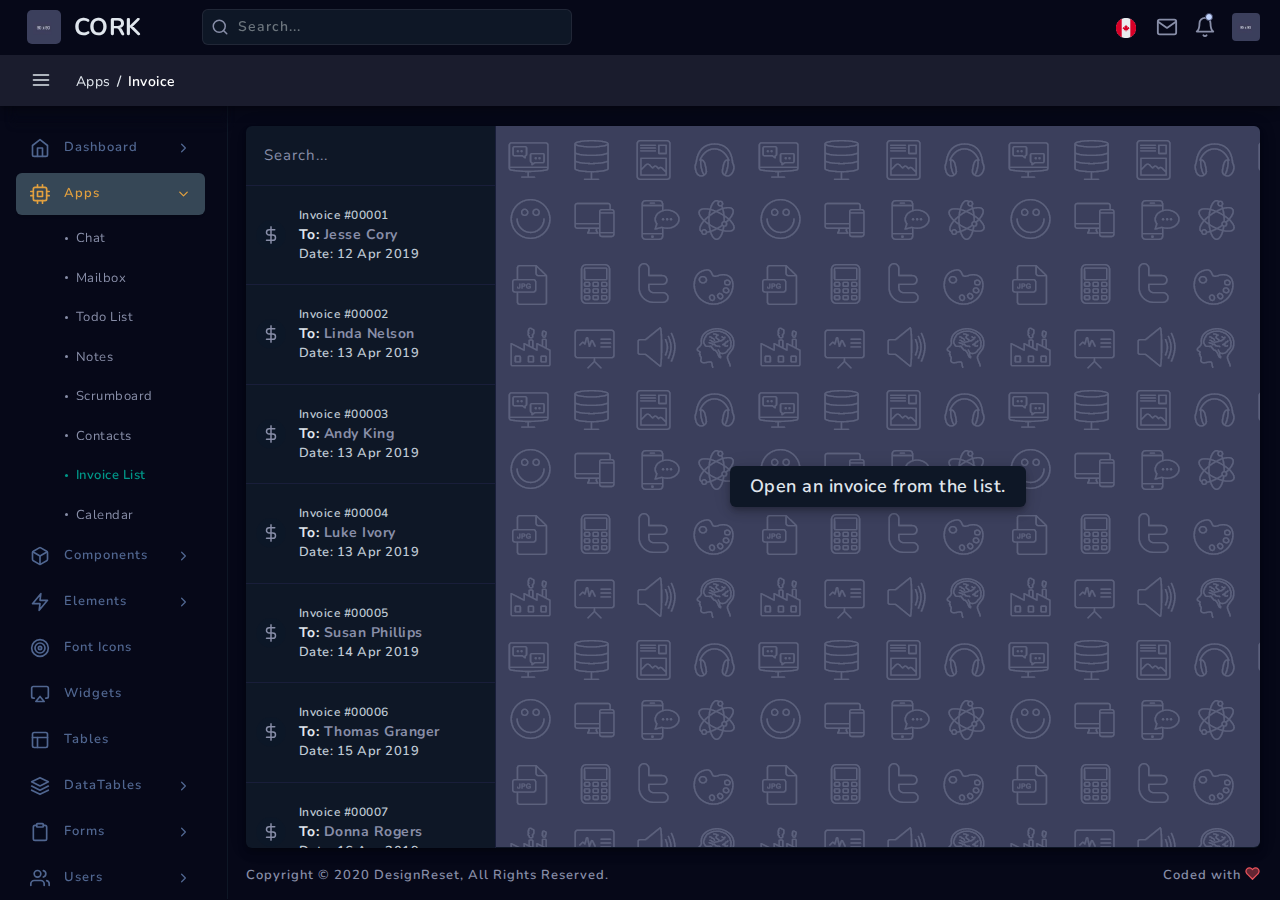
<file: apps_invoice.html>
<!DOCTYPE html>
<html lang="en">
<head>
    <meta charset="utf-8">
    <meta http-equiv="X-UA-Compatible" content="IE=edge">
    <meta name="viewport" content="width=device-width, initial-scale=1, maximum-scale=1, shrink-to-fit=no">
    <title>Invoice | CORK - Multipurpose Bootstrap Dashboard Template </title>
    <link rel="icon" type="image/x-icon" href="assets/img/favicon.ico"/>
    <!-- BEGIN GLOBAL MANDATORY STYLES -->
    <link href="https://fonts.googleapis.com/css?family=Nunito:400,600,700" rel="stylesheet">
    <link href="bootstrap/css/bootstrap.min.css" rel="stylesheet" type="text/css" />
    <link href="assets/css/plugins.css" rel="stylesheet" type="text/css" />
    <link href="plugins/perfect-scrollbar/perfect-scrollbar.css" rel="stylesheet" type="text/css" />
    <!-- END GLOBAL MANDATORY STYLES -->

    <!--  BEGIN CUSTOM STYLE FILE  -->
    <link href="assets/css/apps/invoice.css" rel="stylesheet" type="text/css" />
    <!--  END CUSTOM STYLE FILE  -->
    
</head>
<body>
    
    <!--  BEGIN NAVBAR  -->
    <div class="header-container fixed-top">
        <header class="header navbar navbar-expand-sm">

            <ul class="navbar-item theme-brand flex-row  text-center">
                <li class="nav-item theme-logo">
                    <a href="index.html">
                        <img src="assets/img/90x90.jpg" class="navbar-logo" alt="logo">
                    </a>
                </li>
                <li class="nav-item theme-text">
                    <a href="index.html" class="nav-link"> CORK </a>
                </li>
            </ul>

            <ul class="navbar-item flex-row ml-md-0 ml-auto">
                <li class="nav-item align-self-center search-animated">
                    <svg xmlns="http://www.w3.org/2000/svg" width="24" height="24" viewBox="0 0 24 24" fill="none" stroke="currentColor" stroke-width="2" stroke-linecap="round" stroke-linejoin="round" class="feather feather-search toggle-search"><circle cx="11" cy="11" r="8"></circle><line x1="21" y1="21" x2="16.65" y2="16.65"></line></svg>
                    <form class="form-inline search-full form-inline search" role="search">
                        <div class="search-bar">
                            <input type="text" class="form-control search-form-control  ml-lg-auto" placeholder="Search...">
                        </div>
                    </form>
                </li>
            </ul>

            <ul class="navbar-item flex-row ml-md-auto">

                <li class="nav-item dropdown language-dropdown">
                    <a href="javascript:void(0);" class="nav-link dropdown-toggle" id="language-dropdown" data-toggle="dropdown" aria-haspopup="true" aria-expanded="false">
                        <img src="assets/img/ca.png" class="flag-width" alt="flag">
                    </a>
                    <div class="dropdown-menu position-absolute" aria-labelledby="language-dropdown">
                        <a class="dropdown-item d-flex" href="javascript:void(0);"><img src="assets/img/de.png" class="flag-width" alt="flag"> <span class="align-self-center">&nbsp;German</span></a>
                        <a class="dropdown-item d-flex" href="javascript:void(0);"><img src="assets/img/jp.png" class="flag-width" alt="flag"> <span class="align-self-center">&nbsp;Japanese</span></a>
                        <a class="dropdown-item d-flex" href="javascript:void(0);"><img src="assets/img/fr.png" class="flag-width" alt="flag"> <span class="align-self-center">&nbsp;French</span></a>
                        <a class="dropdown-item d-flex" href="javascript:void(0);"><img src="assets/img/ca.png" class="flag-width" alt="flag"> <span class="align-self-center">&nbsp;English</span></a>
                    </div>
                </li>

                <li class="nav-item dropdown message-dropdown">
                    <a href="javascript:void(0);" class="nav-link dropdown-toggle" id="messageDropdown" data-toggle="dropdown" aria-haspopup="true" aria-expanded="false">
                        <svg xmlns="http://www.w3.org/2000/svg" width="24" height="24" viewBox="0 0 24 24" fill="none" stroke="currentColor" stroke-width="2" stroke-linecap="round" stroke-linejoin="round" class="feather feather-mail"><path d="M4 4h16c1.1 0 2 .9 2 2v12c0 1.1-.9 2-2 2H4c-1.1 0-2-.9-2-2V6c0-1.1.9-2 2-2z"></path><polyline points="22,6 12,13 2,6"></polyline></svg>
                    </a>
                    <div class="dropdown-menu p-0 position-absolute" aria-labelledby="messageDropdown">
                        <div class="">
                            <a class="dropdown-item">
                                <div class="">

                                    <div class="media">
                                        <div class="user-img">
                                            <img class="usr-img rounded-circle" src="assets/img/90x90.jpg" alt="profile">
                                        </div>
                                        <div class="media-body">
                                            <div class="">
                                                <h5 class="usr-name">Kara Young</h5>
                                                <p class="msg-title">ACCOUNT UPDATE</p>
                                            </div>
                                        </div>
                                    </div>

                                </div>
                            </a>
                            <a class="dropdown-item">
                                <div class="">

                                    <div class="media">
                                        <div class="user-img">
                                            <img class="usr-img rounded-circle" src="assets/img/90x90.jpg" alt="profile">
                                        </div>
                                        <div class="media-body">
                                            <div class="">
                                                <h5 class="usr-name">Daisy Anderson</h5>
                                                <p class="msg-title">ACCOUNT UPDATE</p>
                                            </div>
                                        </div>
                                    </div>
                                    
                                </div>
                            </a>
                            <a class="dropdown-item">
                                <div class="">

                                    <div class="media">
                                        <div class="user-img">
                                            <img class="usr-img rounded-circle" src="assets/img/90x90.jpg" alt="profile">
                                        </div>
                                        <div class="media-body">
                                            <div class="">
                                                <h5 class="usr-name">Oscar Garner</h5>
                                                <p class="msg-title">ACCOUNT UPDATE</p>
                                            </div>
                                        </div>
                                    </div>
                                    
                                </div>
                            </a>
                        </div>
                    </div>
                </li>

                <li class="nav-item dropdown notification-dropdown">
                    <a href="javascript:void(0);" class="nav-link dropdown-toggle" id="notificationDropdown" data-toggle="dropdown" aria-haspopup="true" aria-expanded="false">
                        <svg xmlns="http://www.w3.org/2000/svg" width="24" height="24" viewBox="0 0 24 24" fill="none" stroke="currentColor" stroke-width="2" stroke-linecap="round" stroke-linejoin="round" class="feather feather-bell"><path d="M18 8A6 6 0 0 0 6 8c0 7-3 9-3 9h18s-3-2-3-9"></path><path d="M13.73 21a2 2 0 0 1-3.46 0"></path></svg><span class="badge badge-success"></span>
                    </a>
                    <div class="dropdown-menu position-absolute" aria-labelledby="notificationDropdown">
                        <div class="notification-scroll">

                            <div class="dropdown-item">
                                <div class="media">
                                    <svg xmlns="http://www.w3.org/2000/svg" width="24" height="24" viewBox="0 0 24 24" fill="none" stroke="currentColor" stroke-width="2" stroke-linecap="round" stroke-linejoin="round" class="feather feather-heart"><path d="M20.84 4.61a5.5 5.5 0 0 0-7.78 0L12 5.67l-1.06-1.06a5.5 5.5 0 0 0-7.78 7.78l1.06 1.06L12 21.23l7.78-7.78 1.06-1.06a5.5 5.5 0 0 0 0-7.78z"></path></svg>
                                    <div class="media-body">
                                        <div class="notification-para"><span class="user-name">Shaun Park</span> likes your photo.</div>
                                    </div>
                                </div>
                            </div>

                            <div class="dropdown-item">
                                <div class="media">
                                    <svg xmlns="http://www.w3.org/2000/svg" width="24" height="24" viewBox="0 0 24 24" fill="none" stroke="currentColor" stroke-width="2" stroke-linecap="round" stroke-linejoin="round" class="feather feather-share-2"><circle cx="18" cy="5" r="3"></circle><circle cx="6" cy="12" r="3"></circle><circle cx="18" cy="19" r="3"></circle><line x1="8.59" y1="13.51" x2="15.42" y2="17.49"></line><line x1="15.41" y1="6.51" x2="8.59" y2="10.49"></line></svg>
                                    <div class="media-body">
                                        <div class="notification-para"><span class="user-name">Kelly Young</span> shared your post</div>
                                    </div>
                                </div>
                            </div>

                            <div class="dropdown-item">
                                <div class="media">
                                    <svg xmlns="http://www.w3.org/2000/svg" width="24" height="24" viewBox="0 0 24 24" fill="none" stroke="currentColor" stroke-width="2" stroke-linecap="round" stroke-linejoin="round" class="feather feather-tag"><path d="M20.59 13.41l-7.17 7.17a2 2 0 0 1-2.83 0L2 12V2h10l8.59 8.59a2 2 0 0 1 0 2.82z"></path><line x1="7" y1="7" x2="7" y2="7"></line></svg>
                                    <div class="media-body">
                                        <div class="notification-para"><span class="user-name">Kelly Young</span> mentioned you in comment.</div>
                                    </div>
                                </div>
                            </div>
                        </div>
                    </div>
                </li>

                <li class="nav-item dropdown user-profile-dropdown">
                    <a href="javascript:void(0);" class="nav-link dropdown-toggle user" id="userProfileDropdown" data-toggle="dropdown" aria-haspopup="true" aria-expanded="true">
                        <img src="assets/img/90x90.jpg" alt="avatar">
                    </a>
                    <div class="dropdown-menu position-absolute" aria-labelledby="userProfileDropdown">
                        <div class="">
                            <div class="dropdown-item">
                                <a href="user_profile.html"><svg xmlns="http://www.w3.org/2000/svg" width="24" height="24" viewBox="0 0 24 24" fill="none" stroke="currentColor" stroke-width="2" stroke-linecap="round" stroke-linejoin="round" class="feather feather-user"><path d="M20 21v-2a4 4 0 0 0-4-4H8a4 4 0 0 0-4 4v2"></path><circle cx="12" cy="7" r="4"></circle></svg> My Profile</a>
                            </div>
                            <div class="dropdown-item">
                                <a href="apps_mailbox.html"><svg xmlns="http://www.w3.org/2000/svg" width="24" height="24" viewBox="0 0 24 24" fill="none" stroke="currentColor" stroke-width="2" stroke-linecap="round" stroke-linejoin="round" class="feather feather-inbox"><polyline points="22 12 16 12 14 15 10 15 8 12 2 12"></polyline><path d="M5.45 5.11L2 12v6a2 2 0 0 0 2 2h16a2 2 0 0 0 2-2v-6l-3.45-6.89A2 2 0 0 0 16.76 4H7.24a2 2 0 0 0-1.79 1.11z"></path></svg> Inbox</a>
                            </div>
                            <div class="dropdown-item">
                                <a href="auth_lockscreen.html"><svg xmlns="http://www.w3.org/2000/svg" width="24" height="24" viewBox="0 0 24 24" fill="none" stroke="currentColor" stroke-width="2" stroke-linecap="round" stroke-linejoin="round" class="feather feather-lock"><rect x="3" y="11" width="18" height="11" rx="2" ry="2"></rect><path d="M7 11V7a5 5 0 0 1 10 0v4"></path></svg> Lock Screen</a>
                            </div>
                            <div class="dropdown-item">
                                <a href="auth_login.html"><svg xmlns="http://www.w3.org/2000/svg" width="24" height="24" viewBox="0 0 24 24" fill="none" stroke="currentColor" stroke-width="2" stroke-linecap="round" stroke-linejoin="round" class="feather feather-log-out"><path d="M9 21H5a2 2 0 0 1-2-2V5a2 2 0 0 1 2-2h4"></path><polyline points="16 17 21 12 16 7"></polyline><line x1="21" y1="12" x2="9" y2="12"></line></svg> Sign Out</a>
                            </div>
                        </div>
                    </div>
                </li>

            </ul>
        </header>
    </div>
    <!--  END NAVBAR  -->

    <!--  BEGIN NAVBAR  -->
    <div class="sub-header-container">
        <header class="header navbar navbar-expand-sm">
            <a href="javascript:void(0);" class="sidebarCollapse" data-placement="bottom"><svg xmlns="http://www.w3.org/2000/svg" width="24" height="24" viewBox="0 0 24 24" fill="none" stroke="currentColor" stroke-width="2" stroke-linecap="round" stroke-linejoin="round" class="feather feather-menu"><line x1="3" y1="12" x2="21" y2="12"></line><line x1="3" y1="6" x2="21" y2="6"></line><line x1="3" y1="18" x2="21" y2="18"></line></svg></a>

            <ul class="navbar-nav flex-row">
                <li>
                    <div class="page-header">

                        <nav class="breadcrumb-one" aria-label="breadcrumb">
                            <ol class="breadcrumb">
                                <li class="breadcrumb-item"><a href="javascript:void(0);">Apps</a></li>
                                <li class="breadcrumb-item active" aria-current="page"><span>Invoice</span></li>
                            </ol>
                        </nav>

                    </div>
                </li>
            </ul>
        </header>
    </div>
    <!--  END NAVBAR  -->

    <!--  BEGIN MAIN CONTAINER  -->
    <div class="main-container" id="container">

        <div class="overlay"></div>
        <div class="search-overlay"></div>

        <!--  BEGIN SIDEBAR  -->
        <div class="sidebar-wrapper sidebar-theme">
            
            <nav id="sidebar">
                <div class="shadow-bottom"></div>

                <ul class="list-unstyled menu-categories" id="accordionExample">
                    <li class="menu">
                        <a href="#dashboard" data-toggle="collapse" aria-expanded="false" class="dropdown-toggle">
                            <div class="">
                                <svg xmlns="http://www.w3.org/2000/svg" width="24" height="24" viewBox="0 0 24 24" fill="none" stroke="currentColor" stroke-width="2" stroke-linecap="round" stroke-linejoin="round" class="feather feather-home"><path d="M3 9l9-7 9 7v11a2 2 0 0 1-2 2H5a2 2 0 0 1-2-2z"></path><polyline points="9 22 9 12 15 12 15 22"></polyline></svg>
                                <span>Dashboard</span>
                            </div>
                            <div>
                                <svg xmlns="http://www.w3.org/2000/svg" width="24" height="24" viewBox="0 0 24 24" fill="none" stroke="currentColor" stroke-width="2" stroke-linecap="round" stroke-linejoin="round" class="feather feather-chevron-right"><polyline points="9 18 15 12 9 6"></polyline></svg>
                            </div>
                        </a>
                        <ul class="collapse submenu list-unstyled" id="dashboard" data-parent="#accordionExample">
                            <li>
                                <a href="index.html"> Sales </a>
                            </li>
                            <li>
                                <a href="index2.html"> Analytics </a>
                            </li>
                        </ul>
                    </li>

                    <li class="menu">
                        <a href="#app" data-toggle="collapse" data-active="true" aria-expanded="true" class="dropdown-toggle">
                            <div class="">
                                <svg xmlns="http://www.w3.org/2000/svg" width="24" height="24" viewBox="0 0 24 24" fill="none" stroke="currentColor" stroke-width="2" stroke-linecap="round" stroke-linejoin="round" class="feather feather-cpu"><rect x="4" y="4" width="16" height="16" rx="2" ry="2"></rect><rect x="9" y="9" width="6" height="6"></rect><line x1="9" y1="1" x2="9" y2="4"></line><line x1="15" y1="1" x2="15" y2="4"></line><line x1="9" y1="20" x2="9" y2="23"></line><line x1="15" y1="20" x2="15" y2="23"></line><line x1="20" y1="9" x2="23" y2="9"></line><line x1="20" y1="14" x2="23" y2="14"></line><line x1="1" y1="9" x2="4" y2="9"></line><line x1="1" y1="14" x2="4" y2="14"></line></svg>
                                <span>Apps</span>
                            </div>
                            <div>
                                <svg xmlns="http://www.w3.org/2000/svg" width="24" height="24" viewBox="0 0 24 24" fill="none" stroke="currentColor" stroke-width="2" stroke-linecap="round" stroke-linejoin="round" class="feather feather-chevron-right"><polyline points="9 18 15 12 9 6"></polyline></svg>
                            </div>
                        </a>
                        <ul class="collapse submenu list-unstyled show" id="app" data-parent="#accordionExample">
                            <li>
                                <a href="apps_chat.html"> Chat </a>
                            </li>
                            <li>
                                <a href="apps_mailbox.html"> Mailbox  </a>
                            </li>
                            <li>
                                <a href="apps_todoList.html"> Todo List </a>
                            </li>                            
                            <li>
                                <a href="apps_notes.html"> Notes </a>
                            </li>
                            <li>
                                <a href="apps_scrumboard.html">Scrumboard</a>
                            </li>
                            <li>
                                <a href="apps_contacts.html"> Contacts </a>
                            </li>
                            <li class="active">
                                <a href="apps_invoice.html"> Invoice List </a>
                            </li>
                            <li>
                                <a href="apps_calendar.html"> Calendar </a>
                            </li>
                        </ul>
                    </li>

                    <li class="menu">
                        <a href="#components" data-toggle="collapse" aria-expanded="false" class="dropdown-toggle">
                            <div class="">
                                <svg xmlns="http://www.w3.org/2000/svg" width="24" height="24" viewBox="0 0 24 24" fill="none" stroke="currentColor" stroke-width="2" stroke-linecap="round" stroke-linejoin="round" class="feather feather-box"><path d="M21 16V8a2 2 0 0 0-1-1.73l-7-4a2 2 0 0 0-2 0l-7 4A2 2 0 0 0 3 8v8a2 2 0 0 0 1 1.73l7 4a2 2 0 0 0 2 0l7-4A2 2 0 0 0 21 16z"></path><polyline points="3.27 6.96 12 12.01 20.73 6.96"></polyline><line x1="12" y1="22.08" x2="12" y2="12"></line></svg>
                                <span>Components</span>
                            </div>
                            <div>
                                <svg xmlns="http://www.w3.org/2000/svg" width="24" height="24" viewBox="0 0 24 24" fill="none" stroke="currentColor" stroke-width="2" stroke-linecap="round" stroke-linejoin="round" class="feather feather-chevron-right"><polyline points="9 18 15 12 9 6"></polyline></svg>
                            </div>
                        </a>
                        <ul class="collapse submenu list-unstyled" id="components" data-parent="#accordionExample">
                            <li>
                                <a href="component_tabs.html"> Tabs </a>
                            </li>
                            <li>
                                <a href="component_accordion.html"> Accordions  </a>
                            </li>
                            <li>
                                <a href="component_modal.html"> Modals </a>
                            </li>                            
                            <li>
                                <a href="component_cards.html"> Cards </a>
                            </li>
                            <li>
                                <a href="component_bootstrap_carousel.html">Carousel</a>
                            </li>
                            <li>
                                <a href="component_blockui.html"> Block UI </a>
                            </li>
                            <li>
                                <a href="component_countdown.html"> Countdown </a>
                            </li>
                            <li>
                                <a href="component_counter.html"> Counter </a>
                            </li>
                            <li>
                                <a href="component_sweetalert.html"> Sweet Alerts </a>
                            </li>
                            <li>
                                <a href="component_timeline.html"> Timeline </a>
                            </li>
                            <li>
                                <a href="component_snackbar.html"> Notifications </a>
                            </li>
                            <li>
                                <a href="component_session_timeout.html"> Session Timeout </a>
                            </li>
                            <li>
                                <a href="component_media_object.html"> Media Object </a>
                            </li>
                            <li>
                                <a href="component_list_group.html"> List Group </a>
                            </li>
                            <li>
                                <a href="component_pricing_table.html"> Pricing Tables </a>
                            </li>
                            <li>
                                <a href="component_lightbox.html"> Lightbox </a>
                            </li>
                        </ul>
                    </li>

                    <li class="menu">
                        <a href="#elements" data-toggle="collapse" aria-expanded="false" class="dropdown-toggle">
                            <div class="">
                                <svg xmlns="http://www.w3.org/2000/svg" width="24" height="24" viewBox="0 0 24 24" fill="none" stroke="currentColor" stroke-width="2" stroke-linecap="round" stroke-linejoin="round" class="feather feather-zap"><polygon points="13 2 3 14 12 14 11 22 21 10 12 10 13 2"></polygon></svg>
                                <span>Elements</span>
                            </div>
                            <div>
                                <svg xmlns="http://www.w3.org/2000/svg" width="24" height="24" viewBox="0 0 24 24" fill="none" stroke="currentColor" stroke-width="2" stroke-linecap="round" stroke-linejoin="round" class="feather feather-chevron-right"><polyline points="9 18 15 12 9 6"></polyline></svg>
                            </div>
                        </a>
                        <ul class="collapse submenu list-unstyled" id="elements" data-parent="#accordionExample">
                            <li>
                                <a href="element_alerts.html"> Alerts </a>
                            </li>
                            <li>
                                <a href="element_avatar.html"> Avatar </a>
                            </li>
                            <li>
                                <a href="element_badges.html"> Badges </a>
                            </li>
                            <li>
                                <a href="element_breadcrumbs.html"> Breadcrumbs </a>
                            </li>                            
                            <li>
                                <a href="element_buttons.html"> Buttons </a>
                            </li>
                            <li>
                                <a href="element_buttons_group.html"> Button Groups </a>
                            </li>
                            <li>
                                <a href="element_color_library.html"> Color Library </a>
                            </li>
                            <li>
                                <a href="element_dropdown.html"> Dropdown </a>
                            </li>
                            <li>
                                <a href="element_infobox.html"> Infobox </a>
                            </li>
                            <li>
                                <a href="element_jumbotron.html"> Jumbotron </a>
                            </li>
                            <li>
                                <a href="element_loader.html"> Loader </a>
                            </li>
                            <li>
                                <a href="element_pagination.html"> Pagination </a>
                            </li>
                            <li>
                                <a href="element_popovers.html"> Popovers </a>
                            </li>
                            <li>
                                <a href="element_progress_bar.html"> Progress Bar </a>
                            </li>
                            <li>
                                <a href="element_search.html"> Search </a>
                            </li>
                            <li>
                                <a href="element_tooltips.html"> Tooltips </a>
                            </li>
                            <li>
                                <a href="element_treeview.html"> Treeview </a>
                            </li>
                            <li>
                                <a href="element_typography.html"> Typography </a>
                            </li>
                        </ul>
                    </li>

                    <li class="menu">
                        <a href="fonticons.html" aria-expanded="false" class="dropdown-toggle">
                            <div class="">
                                <svg xmlns="http://www.w3.org/2000/svg" width="24" height="24" viewBox="0 0 24 24" fill="none" stroke="currentColor" stroke-width="2" stroke-linecap="round" stroke-linejoin="round" class="feather feather-target"><circle cx="12" cy="12" r="10"></circle><circle cx="12" cy="12" r="6"></circle><circle cx="12" cy="12" r="2"></circle></svg>
                                <span>Font Icons</span>
                            </div>
                        </a>
                    </li>

                    <li class="menu">
                        <a href="widgets.html" aria-expanded="false" class="dropdown-toggle">
                            <div class="">
                                <svg xmlns="http://www.w3.org/2000/svg" width="24" height="24" viewBox="0 0 24 24" fill="none" stroke="currentColor" stroke-width="2" stroke-linecap="round" stroke-linejoin="round" class="feather feather-airplay"><path d="M5 17H4a2 2 0 0 1-2-2V5a2 2 0 0 1 2-2h16a2 2 0 0 1 2 2v10a2 2 0 0 1-2 2h-1"></path><polygon points="12 15 17 21 7 21 12 15"></polygon></svg>
                                <span>Widgets</span>
                            </div>
                        </a>
                    </li>

                    <li class="menu">
                        <a href="table_basic.html" aria-expanded="false" class="dropdown-toggle">
                            <div class="">
                                <svg xmlns="http://www.w3.org/2000/svg" width="24" height="24" viewBox="0 0 24 24" fill="none" stroke="currentColor" stroke-width="2" stroke-linecap="round" stroke-linejoin="round" class="feather feather-layout"><rect x="3" y="3" width="18" height="18" rx="2" ry="2"></rect><line x1="3" y1="9" x2="21" y2="9"></line><line x1="9" y1="21" x2="9" y2="9"></line></svg>
                                <span>Tables</span>
                            </div>
                        </a>
                    </li>

                    <li class="menu">
                        <a href="#datatables" data-toggle="collapse" aria-expanded="false" class="dropdown-toggle">
                            <div class="">
                                <svg xmlns="http://www.w3.org/2000/svg" width="24" height="24" viewBox="0 0 24 24" fill="none" stroke="currentColor" stroke-width="2" stroke-linecap="round" stroke-linejoin="round" class="feather feather-layers"><polygon points="12 2 2 7 12 12 22 7 12 2"></polygon><polyline points="2 17 12 22 22 17"></polyline><polyline points="2 12 12 17 22 12"></polyline></svg>
                                <span>DataTables</span>
                            </div>
                            <div>
                                <svg xmlns="http://www.w3.org/2000/svg" width="24" height="24" viewBox="0 0 24 24" fill="none" stroke="currentColor" stroke-width="2" stroke-linecap="round" stroke-linejoin="round" class="feather feather-chevron-right"><polyline points="9 18 15 12 9 6"></polyline></svg>
                            </div>
                        </a>
                        <ul class="collapse submenu list-unstyled" id="datatables" data-parent="#accordionExample">
                            <li>
                                <a href="table_dt_basic.html"> Basic </a>
                            </li>
                            <li>
                                <a href="table_dt_basic-light.html"> Light </a>
                            </li>
                            <li>
                                <a href="table_dt_ordering_sorting.html"> Order Sorting </a>
                            </li>
                            <li>
                                <a href="table_dt_multi-column_ordering.html"> Multi-Column </a>
                            </li>
                            <li>
                                <a href="table_dt_multiple_tables.html"> Multiple Tables</a>
                            </li>
                            <li>
                                <a href="table_dt_alternative_pagination.html"> Alt. Pagination</a>
                            </li>
                            <li>
                                <a href="table_dt_custom.html"> Custom </a>
                            </li>
                            <li>
                                <a href="table_dt_range_search.html"> Range Search </a>
                            </li>
                            <li>
                                <a href="table_dt_html5.html"> HTML5 Export </a>
                            </li>
                            <li>
                                <a href="table_dt_live_dom_ordering.html"> Live DOM ordering </a>
                            </li>
                            <li>
                                <a href="table_dt_miscellaneous.html"> Miscellaneous </a>
                            </li>
                        </ul>
                    </li>

                    <li class="menu">
                        <a href="#forms" data-toggle="collapse" aria-expanded="false" class="dropdown-toggle">
                            <div class="">
                                <svg xmlns="http://www.w3.org/2000/svg" width="24" height="24" viewBox="0 0 24 24" fill="none" stroke="currentColor" stroke-width="2" stroke-linecap="round" stroke-linejoin="round" class="feather feather-clipboard"><path d="M16 4h2a2 2 0 0 1 2 2v14a2 2 0 0 1-2 2H6a2 2 0 0 1-2-2V6a2 2 0 0 1 2-2h2"></path><rect x="8" y="2" width="8" height="4" rx="1" ry="1"></rect></svg>
                                <span>Forms</span>
                            </div>
                            <div>
                                <svg xmlns="http://www.w3.org/2000/svg" width="24" height="24" viewBox="0 0 24 24" fill="none" stroke="currentColor" stroke-width="2" stroke-linecap="round" stroke-linejoin="round" class="feather feather-chevron-right"><polyline points="9 18 15 12 9 6"></polyline></svg>
                            </div>
                        </a>
                        <ul class="collapse submenu list-unstyled" id="forms" data-parent="#accordionExample">
                            <li>
                                <a href="form_bootstrap_basic.html"> Basic </a>
                            </li>
                            <li>
                                <a href="form_input_group_basic.html"> Input Group </a>
                            </li>
                            <li>
                                <a href="form_layouts.html"> Layouts </a>
                            </li>
                            <li>
                                <a href="form_validation.html"> Validation </a>
                            </li>
                            <li>
                                <a href="form_input_mask.html"> Input Mask </a>
                            </li>
                            <li>
                                <a href="form_bootstrap_select.html"> Bootstrap Select </a>
                            </li>
                            <li>
                                <a href="form_select2.html"> Select2 </a>
                            </li>
                            <li>
                                <a href="form_bootstrap_touchspin.html"> TouchSpin </a>
                            </li>
                            <li>
                                <a href="form_maxlength.html"> Maxlength </a>
                            </li>                          
                            <li>
                                <a href="form_checkbox_radio.html"> Checkbox &amp; Radio </a>
                            </li>                            
                            <li>
                                <a href="form_switches.html"> Switches </a>
                            </li>
                            <li>
                                <a href="form_wizard.html"> Wizards </a>
                            </li>
                            <li>
                                <a href="form_fileupload.html"> File Upload </a>
                            </li>
                            <li>
                                <a href="form_quill.html"> Quill Editor </a>
                            </li>
                            <li>
                                <a href="form_markdown.html"> Markdown Editor </a>
                            </li>
                            <li>
                                <a href="form_date_range_picker.html"> Date &amp; Range Picker </a>
                            </li>
                            <li>
                                <a href="form_clipboard.html"> Clipboard </a>
                            </li>
                            <li>
                                <a href="form_typeahead.html"> Typeahead </a>
                            </li>
                        </ul>
                    </li>
                    
                    <li class="menu">
                        <a href="#users" data-toggle="collapse" aria-expanded="false" class="dropdown-toggle">
                            <div class="">
                                <svg xmlns="http://www.w3.org/2000/svg" width="24" height="24" viewBox="0 0 24 24" fill="none" stroke="currentColor" stroke-width="2" stroke-linecap="round" stroke-linejoin="round" class="feather feather-users"><path d="M17 21v-2a4 4 0 0 0-4-4H5a4 4 0 0 0-4 4v2"></path><circle cx="9" cy="7" r="4"></circle><path d="M23 21v-2a4 4 0 0 0-3-3.87"></path><path d="M16 3.13a4 4 0 0 1 0 7.75"></path></svg>
                                <span>Users</span>
                            </div>
                            <div>
                                <svg xmlns="http://www.w3.org/2000/svg" width="24" height="24" viewBox="0 0 24 24" fill="none" stroke="currentColor" stroke-width="2" stroke-linecap="round" stroke-linejoin="round" class="feather feather-chevron-right"><polyline points="9 18 15 12 9 6"></polyline></svg>
                            </div>
                        </a>
                        <ul class="collapse submenu list-unstyled" id="users" data-parent="#accordionExample">
                            <li>
                                <a href="user_profile.html"> Profile </a>
                            </li>
                            <li>
                                <a href="user_account_setting.html"> Account Settings </a>
                            </li>
                        </ul>
                    </li>

                    <li class="menu">
                        <a href="#pages" data-toggle="collapse" aria-expanded="false" class="dropdown-toggle">
                            <div class="">
                                <svg xmlns="http://www.w3.org/2000/svg" width="24" height="24" viewBox="0 0 24 24" fill="none" stroke="currentColor" stroke-width="2" stroke-linecap="round" stroke-linejoin="round" class="feather feather-file"><path d="M13 2H6a2 2 0 0 0-2 2v16a2 2 0 0 0 2 2h12a2 2 0 0 0 2-2V9z"></path><polyline points="13 2 13 9 20 9"></polyline></svg>
                                <span>Pages</span>
                            </div>
                            <div>
                                <svg xmlns="http://www.w3.org/2000/svg" width="24" height="24" viewBox="0 0 24 24" fill="none" stroke="currentColor" stroke-width="2" stroke-linecap="round" stroke-linejoin="round" class="feather feather-chevron-right"><polyline points="9 18 15 12 9 6"></polyline></svg>
                            </div>
                        </a>
                        <ul class="collapse submenu list-unstyled" id="pages" data-parent="#accordionExample">
                            <li>
                                <a href="pages_helpdesk.html"> Helpdesk </a>
                            </li>
                            <li>
                                <a href="pages_contact_us.html"> Contact Form </a>
                            </li>
                            <li>
                                <a href="pages_faq.html"> FAQ </a>
                            </li>
                            <li>
                                <a href="pages_faq2.html"> FAQ 2 </a>
                            </li>
                            <li>
                                <a href="pages_privacy.html"> Privacy Policy </a>
                            </li>
                            <li>
                                <a href="pages_coming_soon.html"> Coming Soon </a>
                            </li>
                            <li>
                                <a href="#pages-error" data-toggle="collapse" aria-expanded="false" class="dropdown-toggle"> Error <svg xmlns="http://www.w3.org/2000/svg" width="24" height="24" viewBox="0 0 24 24" fill="none" stroke="currentColor" stroke-width="2" stroke-linecap="round" stroke-linejoin="round" class="feather feather-chevron-right"><polyline points="9 18 15 12 9 6"></polyline></svg> </a>
                                <ul class="collapse list-unstyled sub-submenu" id="pages-error" data-parent="#pages"> 
                                    <li>
                                        <a href="pages_error404.html"> 404 </a>
                                    </li>
                                    <li>
                                        <a href="pages_error500.html"> 500 </a>
                                    </li>
                                    <li>
                                        <a href="pages_error503.html"> 503 </a>
                                    </li>
                                    <li>
                                        <a href="pages_maintenence.html"> Maintanence </a>
                                    </li>
                                </ul>
                            </li>
                        </ul>
                    </li>

                    <li class="menu">
                        <a href="#authentication" data-toggle="collapse" aria-expanded="false" class="dropdown-toggle">
                            <div class="">
                                <svg xmlns="http://www.w3.org/2000/svg" width="24" height="24" viewBox="0 0 24 24" fill="none" stroke="currentColor" stroke-width="2" stroke-linecap="round" stroke-linejoin="round" class="feather feather-lock"><rect x="3" y="11" width="18" height="11" rx="2" ry="2"></rect><path d="M7 11V7a5 5 0 0 1 10 0v4"></path></svg>
                                <span>Authentication</span>
                            </div>
                            <div>
                                <svg xmlns="http://www.w3.org/2000/svg" width="24" height="24" viewBox="0 0 24 24" fill="none" stroke="currentColor" stroke-width="2" stroke-linecap="round" stroke-linejoin="round" class="feather feather-chevron-right"><polyline points="9 18 15 12 9 6"></polyline></svg>
                            </div>
                        </a>
                        <ul class="collapse submenu list-unstyled" id="authentication" data-parent="#accordionExample">
                            <li>
                                <a href="auth_login_boxed.html"> Login Boxed </a>
                            </li>
                            <li>
                                <a href="auth_register_boxed.html"> Register Boxed </a>
                            </li>
                            <li>
                                <a href="auth_lockscreen_boxed.html"> Unlock Boxed </a>
                            </li>
                            <li>
                                <a href="auth_pass_recovery_boxed.html"> Recover ID Boxed </a>
                            </li>
                            <li>
                                <a href="auth_login.html"> Login Cover </a>
                            </li>
                            <li>
                                <a href="auth_register.html"> Register Cover </a>
                            </li>
                            <li>
                                <a href="auth_lockscreen.html"> Unlock Cover </a>
                            </li>
                            <li>
                                <a href="auth_pass_recovery.html"> Recover ID Cover </a>
                            </li>
                        </ul>
                    </li>

                    <li class="menu">
                        <a href="dragndrop_dragula.html" aria-expanded="false" class="dropdown-toggle">
                            <div class="">
                                <svg xmlns="http://www.w3.org/2000/svg" width="24" height="24" viewBox="0 0 24 24" fill="none" stroke="currentColor" stroke-width="2" stroke-linecap="round" stroke-linejoin="round" class="feather feather-move"><polyline points="5 9 2 12 5 15"></polyline><polyline points="9 5 12 2 15 5"></polyline><polyline points="15 19 12 22 9 19"></polyline><polyline points="19 9 22 12 19 15"></polyline><line x1="2" y1="12" x2="22" y2="12"></line><line x1="12" y1="2" x2="12" y2="22"></line></svg>
                                <span>Drag and Drop</span>
                            </div>
                        </a>
                    </li>

                    <li class="menu">
                        <a href="map_jvector.html" aria-expanded="false" class="dropdown-toggle">
                            <div class="">
                                <svg xmlns="http://www.w3.org/2000/svg" width="24" height="24" viewBox="0 0 24 24" fill="none" stroke="currentColor" stroke-width="2" stroke-linecap="round" stroke-linejoin="round" class="feather feather-map"><polygon points="1 6 1 22 8 18 16 22 23 18 23 2 16 6 8 2 1 6"></polygon><line x1="8" y1="2" x2="8" y2="18"></line><line x1="16" y1="6" x2="16" y2="22"></line></svg>
                                <span>Maps</span>
                            </div>
                        </a>
                    </li>

                    <li class="menu">
                        <a href="charts_apex.html" aria-expanded="false" class="dropdown-toggle">
                            <div class="">
                                <svg xmlns="http://www.w3.org/2000/svg" width="24" height="24" viewBox="0 0 24 24" fill="none" stroke="currentColor" stroke-width="2" stroke-linecap="round" stroke-linejoin="round" class="feather feather-pie-chart"><path d="M21.21 15.89A10 10 0 1 1 8 2.83"></path><path d="M22 12A10 10 0 0 0 12 2v10z"></path></svg>
                                <span>Charts</span>
                            </div>
                        </a>
                    </li>

                    <li class="menu">
                        <a href="#starter-kit" data-toggle="collapse" aria-expanded="false" class="dropdown-toggle">
                            <div class="">
                                <svg xmlns="http://www.w3.org/2000/svg" width="24" height="24" viewBox="0 0 24 24" fill="none" stroke="currentColor" stroke-width="2" stroke-linecap="round" stroke-linejoin="round" class="feather feather-terminal"><polyline points="4 17 10 11 4 5"></polyline><line x1="12" y1="19" x2="20" y2="19"></line></svg>
                                <span>Starter Kit</span>
                            </div>
                            <div>
                                <svg xmlns="http://www.w3.org/2000/svg" width="24" height="24" viewBox="0 0 24 24" fill="none" stroke="currentColor" stroke-width="2" stroke-linecap="round" stroke-linejoin="round" class="feather feather-chevron-right"><polyline points="9 18 15 12 9 6"></polyline></svg>
                            </div>
                        </a>
                        <ul class="collapse submenu list-unstyled" id="starter-kit" data-parent="#accordionExample">
                            <li>
                                <a href="starter_kit_blank_page.html"> Blank Page </a>
                            </li>
                            <li>
                                <a href="starter_kit_breadcrumbs.html"> Breadcrumbs </a>
                            </li>
                            <li>
                                <a href="starter_kit_boxed.html"> Boxed </a>
                            </li>
                            <li>
                                <a href="starter_kit_alt_menu.html"> Alternate Menu </a>
                            </li>
                        </ul>
                    </li>

                    <li class="menu">
                        <a href="../../documentation/index.html" aria-expanded="false" class="dropdown-toggle">
                            <div class="">
                                <svg xmlns="http://www.w3.org/2000/svg" width="24" height="24" viewBox="0 0 24 24" fill="none" stroke="currentColor" stroke-width="2" stroke-linecap="round" stroke-linejoin="round" class="feather feather-book"><path d="M4 19.5A2.5 2.5 0 0 1 6.5 17H20"></path><path d="M6.5 2H20v20H6.5A2.5 2.5 0 0 1 4 19.5v-15A2.5 2.5 0 0 1 6.5 2z"></path></svg>
                                <span>Documentation</span>
                            </div>
                        </a>
                    </li>
                    
                </ul>
                
            </nav>

        </div>
        <!--  END SIDEBAR  -->

        <!--  BEGIN CONTENT AREA  -->
        <div id="content" class="main-content">
            <div class="layout-px-spacing">
                <div class="row invoice layout-top-spacing">
                    <div class="col-xl-12 col-lg-12 col-md-12 col-sm-12 col-12">
                        <div class="app-hamburger-container">
                            <div class="hamburger"><svg xmlns="http://www.w3.org/2000/svg" width="24" height="24" viewBox="0 0 24 24" fill="none" stroke="currentColor" stroke-width="2" stroke-linecap="round" stroke-linejoin="round" class="feather feather-menu chat-menu d-xl-none"><line x1="3" y1="12" x2="21" y2="12"></line><line x1="3" y1="6" x2="21" y2="6"></line><line x1="3" y1="18" x2="21" y2="18"></line></svg></div>
                        </div>
                        <div class="doc-container">
                            <div class="tab-title">
                                <div class="row">
                                    <div class="col-md-12 col-sm-12 col-12">
                                        <div class="search">
                                            <input type="text" class="form-control" placeholder="Search...">
                                        </div>
                                        <ul class="nav nav-pills inv-list-container d-block" id="pills-tab" role="tablist">
                                            <li class="nav-item">
                                                <div class="nav-link list-actions" id="invoice-00001" data-invoice-id="00001">
                                                    <div class="f-m-body">
                                                        <div class="f-head">
                                                            <svg xmlns="http://www.w3.org/2000/svg" width="24" height="24" viewBox="0 0 24 24" fill="none" stroke="currentColor" stroke-width="2" stroke-linecap="round" stroke-linejoin="round" class="feather feather-dollar-sign"><line x1="12" y1="1" x2="12" y2="23"></line><path d="M17 5H9.5a3.5 3.5 0 0 0 0 7h5a3.5 3.5 0 0 1 0 7H6"></path></svg>
                                                        </div>
                                                        <div class="f-body">
                                                            <p class="invoice-number">Invoice #00001</p>
                                                            <p class="invoice-customer-name"><span>To:</span> Jesse Cory</p>
                                                            <p class="invoice-generated-date">Date: 12 Apr 2019</p>
                                                        </div>
                                                    </div>
                                                </div>
                                            </li>

                                            <li class="nav-item">
                                                <div class="nav-link list-actions" id="invoice-00002" data-invoice-id="00002">
                                                    <div class="f-m-body">
                                                        <div class="f-head">
                                                            <svg xmlns="http://www.w3.org/2000/svg" width="24" height="24" viewBox="0 0 24 24" fill="none" stroke="currentColor" stroke-width="2" stroke-linecap="round" stroke-linejoin="round" class="feather feather-dollar-sign"><line x1="12" y1="1" x2="12" y2="23"></line><path d="M17 5H9.5a3.5 3.5 0 0 0 0 7h5a3.5 3.5 0 0 1 0 7H6"></path></svg>
                                                        </div>
                                                        <div class="f-body">
                                                            <p class="invoice-number">Invoice #00002</p>
                                                            <p class="invoice-customer-name"><span>To:</span> Linda Nelson</p>
                                                            <p class="invoice-generated-date">Date: 13 Apr 2019</p>
                                                        </div>
                                                    </div>
                                                </div>
                                            </li>

                                            <li class="nav-item">
                                                <div class="nav-link list-actions" id="invoice-00003" data-invoice-id="00003">
                                                    <div class="f-m-body">
                                                        <div class="f-head">
                                                            <svg xmlns="http://www.w3.org/2000/svg" width="24" height="24" viewBox="0 0 24 24" fill="none" stroke="currentColor" stroke-width="2" stroke-linecap="round" stroke-linejoin="round" class="feather feather-dollar-sign"><line x1="12" y1="1" x2="12" y2="23"></line><path d="M17 5H9.5a3.5 3.5 0 0 0 0 7h5a3.5 3.5 0 0 1 0 7H6"></path></svg>
                                                        </div>
                                                        <div class="f-body">
                                                            <p class="invoice-number">Invoice #00003</p>
                                                            <p class="invoice-customer-name"><span>To:</span> Andy King</p>
                                                            <p class="invoice-generated-date">Date: 13 Apr 2019</p>
                                                        </div>
                                                    </div>
                                                </div>
                                            </li>

                                            <li class="nav-item">
                                                <div class="nav-link list-actions" id="invoice-00004" data-invoice-id="00004">
                                                    <div class="f-m-body">
                                                        <div class="f-head">
                                                            <svg xmlns="http://www.w3.org/2000/svg" width="24" height="24" viewBox="0 0 24 24" fill="none" stroke="currentColor" stroke-width="2" stroke-linecap="round" stroke-linejoin="round" class="feather feather-dollar-sign"><line x1="12" y1="1" x2="12" y2="23"></line><path d="M17 5H9.5a3.5 3.5 0 0 0 0 7h5a3.5 3.5 0 0 1 0 7H6"></path></svg>
                                                        </div>
                                                        <div class="f-body">
                                                            <p class="invoice-number">Invoice #00004</p>
                                                            <p class="invoice-customer-name"><span>To:</span> Luke Ivory</p>
                                                            <p class="invoice-generated-date">Date: 13 Apr 2019</p>
                                                        </div>
                                                    </div>
                                                </div>
                                            </li>

                                            <li class="nav-item">
                                                <div class="nav-link list-actions" id="invoice-00005" data-invoice-id="00005">
                                                    <div class="f-m-body">
                                                        <div class="f-head">
                                                            <svg xmlns="http://www.w3.org/2000/svg" width="24" height="24" viewBox="0 0 24 24" fill="none" stroke="currentColor" stroke-width="2" stroke-linecap="round" stroke-linejoin="round" class="feather feather-dollar-sign"><line x1="12" y1="1" x2="12" y2="23"></line><path d="M17 5H9.5a3.5 3.5 0 0 0 0 7h5a3.5 3.5 0 0 1 0 7H6"></path></svg>
                                                        </div>
                                                        <div class="f-body">
                                                            <p class="invoice-number">Invoice #00005</p>
                                                            <p class="invoice-customer-name"><span>To:</span> Susan Phillips</p>
                                                            <p class="invoice-generated-date">Date: 14 Apr 2019</p>
                                                        </div>
                                                    </div>
                                                </div>
                                            </li>

                                            <li class="nav-item">
                                                <div class="nav-link list-actions" id="invoice-00006" data-invoice-id="00006">
                                                    <div class="f-m-body">
                                                        <div class="f-head">
                                                            <svg xmlns="http://www.w3.org/2000/svg" width="24" height="24" viewBox="0 0 24 24" fill="none" stroke="currentColor" stroke-width="2" stroke-linecap="round" stroke-linejoin="round" class="feather feather-dollar-sign"><line x1="12" y1="1" x2="12" y2="23"></line><path d="M17 5H9.5a3.5 3.5 0 0 0 0 7h5a3.5 3.5 0 0 1 0 7H6"></path></svg>
                                                        </div>
                                                        <div class="f-body">
                                                            <p class="invoice-number">Invoice #00006</p>
                                                            <p class="invoice-customer-name"><span>To:</span> Thomas Granger</p>
                                                            <p class="invoice-generated-date">Date: 15 Apr 2019</p>
                                                        </div>
                                                    </div>
                                                </div>
                                            </li>

                                            <li class="nav-item">
                                                <div class="nav-link list-actions" id="invoice-00007" data-invoice-id="00007">
                                                    <div class="f-m-body">
                                                        <div class="f-head">
                                                            <svg xmlns="http://www.w3.org/2000/svg" width="24" height="24" viewBox="0 0 24 24" fill="none" stroke="currentColor" stroke-width="2" stroke-linecap="round" stroke-linejoin="round" class="feather feather-dollar-sign"><line x1="12" y1="1" x2="12" y2="23"></line><path d="M17 5H9.5a3.5 3.5 0 0 0 0 7h5a3.5 3.5 0 0 1 0 7H6"></path></svg>
                                                        </div>
                                                        <div class="f-body">
                                                            <p class="invoice-number">Invoice #00007</p>
                                                            <p class="invoice-customer-name"><span>To:</span> Donna Rogers</p>
                                                            <p class="invoice-generated-date">Date: 16 Apr 2019</p>
                                                        </div>
                                                    </div>
                                                </div>
                                            </li>

                                            <li class="nav-item">
                                                <div class="nav-link list-actions" id="invoice-00008" data-invoice-id="00008">
                                                    <div class="f-m-body">
                                                        <div class="f-head">
                                                            <svg xmlns="http://www.w3.org/2000/svg" width="24" height="24" viewBox="0 0 24 24" fill="none" stroke="currentColor" stroke-width="2" stroke-linecap="round" stroke-linejoin="round" class="feather feather-dollar-sign"><line x1="12" y1="1" x2="12" y2="23"></line><path d="M17 5H9.5a3.5 3.5 0 0 0 0 7h5a3.5 3.5 0 0 1 0 7H6"></path></svg>
                                                        </div>
                                                        <div class="f-body">
                                                            <p class="invoice-number">Invoice #00008</p>
                                                            <p class="invoice-customer-name"><span>To:</span> Angie Lamb</p>
                                                            <p class="invoice-generated-date">Date: 17 Apr 2019</p>
                                                        </div>
                                                    </div>
                                                </div>
                                            </li>

                                            <li class="nav-item">
                                                <div class="nav-link list-actions" id="invoice-00009" data-invoice-id="00009">
                                                    <div class="f-m-body">
                                                        <div class="f-head">
                                                            <svg xmlns="http://www.w3.org/2000/svg" width="24" height="24" viewBox="0 0 24 24" fill="none" stroke="currentColor" stroke-width="2" stroke-linecap="round" stroke-linejoin="round" class="feather feather-dollar-sign"><line x1="12" y1="1" x2="12" y2="23"></line><path d="M17 5H9.5a3.5 3.5 0 0 0 0 7h5a3.5 3.5 0 0 1 0 7H6"></path></svg>
                                                        </div>
                                                        <div class="f-body">
                                                            <p class="invoice-number">Invoice #00009</p>
                                                            <p class="invoice-customer-name"><span>To:</span> Mary Mcdonald</p>
                                                            <p class="invoice-generated-date">Date: 17 Apr 2019</p>
                                                        </div>
                                                    </div>
                                                </div>
                                            </li>

                                            <li class="nav-item">
                                                <div class="nav-link list-actions" id="invoice-00010" data-invoice-id="00010">
                                                    <div class="f-m-body">
                                                        <div class="f-head">
                                                            <svg xmlns="http://www.w3.org/2000/svg" width="24" height="24" viewBox="0 0 24 24" fill="none" stroke="currentColor" stroke-width="2" stroke-linecap="round" stroke-linejoin="round" class="feather feather-dollar-sign"><line x1="12" y1="1" x2="12" y2="23"></line><path d="M17 5H9.5a3.5 3.5 0 0 0 0 7h5a3.5 3.5 0 0 1 0 7H6"></path></svg>
                                                        </div>
                                                        <div class="f-body">
                                                            <p class="invoice-number">Invoice #00010</p>
                                                            <p class="invoice-customer-name"><span>To:</span> Thomas Granger</p>
                                                            <p class="invoice-generated-date">Date: 18 Apr 2019</p>
                                                        </div>
                                                    </div>
                                                </div>
                                            </li>

                                            <li class="nav-item">
                                                <div class="nav-link list-actions" id="invoice-00011" data-invoice-id="00011">
                                                    <div class="f-m-body">
                                                        <div class="f-head">
                                                            <svg xmlns="http://www.w3.org/2000/svg" width="24" height="24" viewBox="0 0 24 24" fill="none" stroke="currentColor" stroke-width="2" stroke-linecap="round" stroke-linejoin="round" class="feather feather-dollar-sign"><line x1="12" y1="1" x2="12" y2="23"></line><path d="M17 5H9.5a3.5 3.5 0 0 0 0 7h5a3.5 3.5 0 0 1 0 7H6"></path></svg>
                                                        </div>
                                                        <div class="f-body">
                                                            <p class="invoice-number">Invoice #00011</p>
                                                            <p class="invoice-customer-name"><span>To:</span> Sonia Shaw</p>
                                                            <p class="invoice-generated-date">Date: 19 Apr 2019</p>
                                                        </div>
                                                    </div>
                                                </div>
                                            </li>

                                            <li class="nav-item">
                                                <div class="nav-link list-actions" id="invoice-00012" data-invoice-id="00012">
                                                    <div class="f-m-body">
                                                        <div class="f-head">
                                                            <svg xmlns="http://www.w3.org/2000/svg" width="24" height="24" viewBox="0 0 24 24" fill="none" stroke="currentColor" stroke-width="2" stroke-linecap="round" stroke-linejoin="round" class="feather feather-dollar-sign"><line x1="12" y1="1" x2="12" y2="23"></line><path d="M17 5H9.5a3.5 3.5 0 0 0 0 7h5a3.5 3.5 0 0 1 0 7H6"></path></svg>
                                                        </div>
                                                        <div class="f-body">
                                                            <p class="invoice-number">Invoice #00012</p>
                                                            <p class="invoice-customer-name"><span>To:</span> Laurie Fox</p>
                                                            <p class="invoice-generated-date">Date: 19 Apr 2019</p>
                                                        </div>
                                                    </div>
                                                </div>
                                            </li>

                                            <li class="nav-item">
                                                <div class="nav-link list-actions" id="invoice-00013" data-invoice-id="00013">
                                                    <div class="f-m-body">
                                                        <div class="f-head">
                                                            <svg xmlns="http://www.w3.org/2000/svg" width="24" height="24" viewBox="0 0 24 24" fill="none" stroke="currentColor" stroke-width="2" stroke-linecap="round" stroke-linejoin="round" class="feather feather-dollar-sign"><line x1="12" y1="1" x2="12" y2="23"></line><path d="M17 5H9.5a3.5 3.5 0 0 0 0 7h5a3.5 3.5 0 0 1 0 7H6"></path></svg>
                                                        </div>
                                                        <div class="f-body">
                                                            <p class="invoice-number">Invoice #00013</p>
                                                            <p class="invoice-customer-name"><span>To:</span> Ryan McKillop</p>
                                                            <p class="invoice-generated-date">Date: 19 Apr 2019</p>
                                                        </div>
                                                    </div>
                                                </div>
                                            </li>

                                            <li class="nav-item">
                                                <div class="nav-link list-actions" id="invoice-00014" data-invoice-id="00014">
                                                    <div class="f-m-body">
                                                        <div class="f-head">
                                                            <svg xmlns="http://www.w3.org/2000/svg" width="24" height="24" viewBox="0 0 24 24" fill="none" stroke="currentColor" stroke-width="2" stroke-linecap="round" stroke-linejoin="round" class="feather feather-dollar-sign"><line x1="12" y1="1" x2="12" y2="23"></line><path d="M17 5H9.5a3.5 3.5 0 0 0 0 7h5a3.5 3.5 0 0 1 0 7H6"></path></svg>
                                                        </div>
                                                        <div class="f-body">
                                                            <p class="invoice-number">Invoice #00014</p>
                                                            <p class="invoice-customer-name"><span>To:</span> Jimmy Turner</p>
                                                            <p class="invoice-generated-date">Date: 20 Apr 2019</p>
                                                        </div>
                                                    </div>
                                                </div>
                                            </li>

                                            <li class="nav-item">
                                                <div class="nav-link list-actions" id="invoice-00015" data-invoice-id="00015">
                                                    <div class="f-m-body">
                                                        <div class="f-head">
                                                            <svg xmlns="http://www.w3.org/2000/svg" width="24" height="24" viewBox="0 0 24 24" fill="none" stroke="currentColor" stroke-width="2" stroke-linecap="round" stroke-linejoin="round" class="feather feather-dollar-sign"><line x1="12" y1="1" x2="12" y2="23"></line><path d="M17 5H9.5a3.5 3.5 0 0 0 0 7h5a3.5 3.5 0 0 1 0 7H6"></path></svg>
                                                        </div>
                                                        <div class="f-body">
                                                            <p class="invoice-number">Invoice #00015</p>
                                                            <p class="invoice-customer-name"><span>To:</span> Roxanne</p>
                                                            <p class="invoice-generated-date">Date: 20 Apr 2019</p>
                                                        </div>
                                                    </div>
                                                </div>
                                            </li>
                                        </ul>
                                    </div>
                                </div>
                            </div>

                            <div class="invoice-container">
                                <div class="invoice-inbox">

                                    <div class="inv-not-selected">
                                        <p>Open an invoice from the list.</p>
                                    </div>

                                    <div class="invoice-header-section">
                                        <h4 class="inv-number"></h4>
                                        <div class="invoice-action">
                                            <svg xmlns="http://www.w3.org/2000/svg" width="24" height="24" viewBox="0 0 24 24" fill="none" stroke="currentColor" stroke-width="2" stroke-linecap="round" stroke-linejoin="round" class="feather feather-printer action-print" data-toggle="tooltip" data-placement="top" data-original-title="Reply"><polyline points="6 9 6 2 18 2 18 9"></polyline><path d="M6 18H4a2 2 0 0 1-2-2v-5a2 2 0 0 1 2-2h16a2 2 0 0 1 2 2v5a2 2 0 0 1-2 2h-2"></path><rect x="6" y="14" width="12" height="8"></rect></svg>
                                        </div>
                                    </div>
                                    
                                    <div id="ct" class="">
                                        
                                        <div class="invoice-00001">
                                            <div class="content-section  animated animatedFadeInUp fadeInUp">

                                                <div class="row inv--head-section">

                                                    <div class="col-sm-6 col-12">
                                                        <h3 class="in-heading">INVOICE</h3>
                                                    </div>
                                                    <div class="col-sm-6 col-12 align-self-center text-sm-right">
                                                        <div class="company-info">
                                                            <svg xmlns="http://www.w3.org/2000/svg" width="24" height="24" viewBox="0 0 24 24" fill="none" stroke="currentColor" stroke-width="2" stroke-linecap="round" stroke-linejoin="round" class="feather feather-hexagon"><path d="M21 16V8a2 2 0 0 0-1-1.73l-7-4a2 2 0 0 0-2 0l-7 4A2 2 0 0 0 3 8v8a2 2 0 0 0 1 1.73l7 4a2 2 0 0 0 2 0l7-4A2 2 0 0 0 21 16z"></path></svg>
                                                            <h5 class="inv-brand-name">CORK</h5>
                                                        </div>
                                                    </div>
                                                    
                                                </div>

                                                <div class="row inv--detail-section">

                                                    <div class="col-sm-7 align-self-center">
                                                        <p class="inv-to">Invoice To</p>
                                                    </div>
                                                    <div class="col-sm-5 align-self-center  text-sm-right order-sm-0 order-1">
                                                        <p class="inv-detail-title">From : XYZ Company</p>
                                                    </div>
                                                    
                                                    <div class="col-sm-7 align-self-center">
                                                        <p class="inv-customer-name">Jesse Cory</p>
                                                        <p class="inv-street-addr">405 Mulberry Rd. Mc Grady, NC, 28649</p>
                                                        <p class="inv-email-address">redq@company.com</p>
                                                    </div>
                                                    <div class="col-sm-5 align-self-center  text-sm-right order-2">
                                                        <p class="inv-list-number"><span class="inv-title">Invoice Number : </span> <span class="inv-number">[invoice number]</span></p>
                                                        <p class="inv-created-date"><span class="inv-title">Invoice Date : </span> <span class="inv-date">20 Aug 2019</span></p>
                                                        <p class="inv-due-date"><span class="inv-title">Due Date : </span> <span class="inv-date">26 Aug 2019</span></p>
                                                    </div>
                                                </div>

                                                <div class="row inv--product-table-section">
                                                    <div class="col-12">
                                                        <div class="table-responsive">
                                                            <table class="table">
                                                                <thead class="">
                                                                    <tr>
                                                                        <th scope="col">S.No</th>
                                                                        <th scope="col">Items</th>
                                                                        <th class="text-right" scope="col">Qty</th>
                                                                        <th class="text-right" scope="col">Unit Price</th>
                                                                        <th class="text-right" scope="col">Amount</th>
                                                                    </tr>
                                                                </thead>
                                                                <tbody>
                                                                    <tr>
                                                                        <td>1</td>
                                                                        <td>Electric Shaver</td>
                                                                        <td class="text-right">20</td>
                                                                        <td class="text-right">$300</td>
                                                                        <td class="text-right">$2800</td>
                                                                    </tr>
                                                                    <tr>
                                                                        <td>2</td>
                                                                        <td>Earphones</td>
                                                                        <td class="text-right">49</td>
                                                                        <td class="text-right">$500</td>
                                                                        <td class="text-right">$7000</td>
                                                                    </tr>
                                                                    <tr>
                                                                        <td>3</td>
                                                                        <td>Wireless Router</td>
                                                                        <td class="text-right">30</td>
                                                                        <td class="text-right">$500</td>
                                                                        <td class="text-right">$3500</td>
                                                                    </tr>
                                                                </tbody>
                                                            </table>
                                                        </div>
                                                    </div>
                                                </div>

                                                <div class="row mt-4">
                                                    <div class="col-sm-5 col-12 order-sm-0 order-1">
                                                        <div class="inv--payment-info">
                                                            <div class="row">
                                                                <div class="col-sm-12 col-12">
                                                                    <h6 class=" inv-title">Payment Info:</h6>
                                                                </div>
                                                                <div class="col-sm-4 col-12">
                                                                    <p class=" inv-subtitle">Bank Name: </p>
                                                                </div>
                                                                <div class="col-sm-8 col-12">
                                                                    <p class="">Bank of America</p>
                                                                </div>
                                                                <div class="col-sm-4 col-12">
                                                                    <p class=" inv-subtitle">Account Number : </p>
                                                                </div>
                                                                <div class="col-sm-8 col-12">
                                                                    <p class="">1234567890</p>
                                                                </div>
                                                            </div>
                                                        </div>
                                                    </div>
                                                    <div class="col-sm-7 col-12 order-sm-1 order-0">
                                                        <div class="inv--total-amounts text-sm-right">
                                                            <div class="row">
                                                                <div class="col-sm-8 col-7">
                                                                    <p class="">Sub Total: </p>
                                                                </div>
                                                                <div class="col-sm-4 col-5">
                                                                    <p class="">$13300</p>
                                                                </div>
                                                                <div class="col-sm-8 col-7">
                                                                    <p class="">Tax Amount: </p>
                                                                </div>
                                                                <div class="col-sm-4 col-5">
                                                                    <p class="">$700</p>
                                                                </div>
                                                                <div class="col-sm-8 col-7">
                                                                    <p class=" discount-rate">Discount : <span class="discount-percentage">5%</span> </p>
                                                                </div>
                                                                <div class="col-sm-4 col-5">
                                                                    <p class="">$700</p>
                                                                </div>
                                                                <div class="col-sm-8 col-7 grand-total-title">
                                                                    <h4 class="">Grand Total : </h4>
                                                                </div>
                                                                <div class="col-sm-4 col-5 grand-total-amount">
                                                                    <h4 class="">$14000</h4>
                                                                </div>
                                                            </div>
                                                        </div>
                                                    </div>
                                                </div>

                                            </div>
                                        </div> 

                                        <div class="invoice-00002">
                                            <div class="content-section  animated animatedFadeInUp fadeInUp">

                                                <div class="row inv--head-section">

                                                    <div class="col-sm-6 col-12">
                                                        <h3 class="in-heading">INVOICE</h3>
                                                    </div>
                                                    <div class="col-sm-6 col-12 align-self-center text-sm-right">
                                                        <div class="company-info">
                                                            <svg xmlns="http://www.w3.org/2000/svg" width="24" height="24" viewBox="0 0 24 24" fill="none" stroke="currentColor" stroke-width="2" stroke-linecap="round" stroke-linejoin="round" class="feather feather-hexagon"><path d="M21 16V8a2 2 0 0 0-1-1.73l-7-4a2 2 0 0 0-2 0l-7 4A2 2 0 0 0 3 8v8a2 2 0 0 0 1 1.73l7 4a2 2 0 0 0 2 0l7-4A2 2 0 0 0 21 16z"></path></svg>
                                                            <h5 class="inv-brand-name">CORK</h5>
                                                        </div>
                                                    </div>
                                                    
                                                </div>

                                                <div class="row inv--detail-section">

                                                    <div class="col-sm-7 align-self-center">
                                                        <p class="inv-to">Invoice To</p>
                                                    </div>
                                                    <div class="col-sm-5 align-self-center  text-sm-right order-sm-0 order-1">
                                                        <p class="inv-detail-title">From : XYZ Company</p>
                                                    </div>
                                                    
                                                    <div class="col-sm-7 align-self-center">
                                                        <p class="inv-customer-name">Linda Nelson</p>
                                                        <p class="inv-street-addr">405 Mulberry Rd. Mc Grady, NC, 28649</p>
                                                        <p class="inv-email-address">redq@company.com</p>
                                                    </div>
                                                    <div class="col-sm-5 align-self-center  text-sm-right order-2">
                                                        <p class="inv-list-number"><span class="inv-title">Invoice Number : </span> <span class="inv-number">[invoice number]</span></p>
                                                        <p class="inv-created-date"><span class="inv-title">Invoice Date : </span> <span class="inv-date">20 Aug 2019</span></p>
                                                        <p class="inv-due-date"><span class="inv-title">Due Date : </span> <span class="inv-date">26 Aug 2019</span></p>
                                                    </div>
                                                </div>

                                                <div class="row inv--product-table-section">
                                                    <div class="col-12">
                                                        <div class="table-responsive">
                                                            <table class="table">
                                                                <thead class="">
                                                                    <tr>
                                                                        <th scope="col">S.No</th>
                                                                        <th scope="col">Items</th>
                                                                        <th class="text-right" scope="col">Qty</th>
                                                                        <th class="text-right" scope="col">Unit Price</th>
                                                                        <th class="text-right" scope="col">Amount</th>
                                                                    </tr>
                                                                </thead>
                                                                <tbody>
                                                                    <tr>
                                                                        <td>1</td>
                                                                        <td>Electric Shaver</td>
                                                                        <td class="text-right">20</td>
                                                                        <td class="text-right">$300</td>
                                                                        <td class="text-right">$2800</td>
                                                                    </tr>
                                                                    <tr>
                                                                        <td>2</td>
                                                                        <td>Earphones</td>
                                                                        <td class="text-right">49</td>
                                                                        <td class="text-right">$500</td>
                                                                        <td class="text-right">$7000</td>
                                                                    </tr>
                                                                    <tr>
                                                                        <td>3</td>
                                                                        <td>Wireless Router</td>
                                                                        <td class="text-right">30</td>
                                                                        <td class="text-right">$500</td>
                                                                        <td class="text-right">$3500</td>
                                                                    </tr>
                                                                </tbody>
                                                            </table>
                                                        </div>
                                                    </div>
                                                </div>

                                                <div class="row mt-4">
                                                    <div class="col-sm-5 col-12 order-sm-0 order-1">
                                                        <div class="inv--payment-info">
                                                            <div class="row">
                                                                <div class="col-sm-12 col-12">
                                                                    <h6 class=" inv-title">Payment Info:</h6>
                                                                </div>
                                                                <div class="col-sm-4 col-12">
                                                                    <p class=" inv-subtitle">Bank Name: </p>
                                                                </div>
                                                                <div class="col-sm-8 col-12">
                                                                    <p class="">Bank of America</p>
                                                                </div>
                                                                <div class="col-sm-4 col-12">
                                                                    <p class=" inv-subtitle">Account Number : </p>
                                                                </div>
                                                                <div class="col-sm-8 col-12">
                                                                    <p class="">1234567890</p>
                                                                </div>
                                                            </div>
                                                        </div>
                                                    </div>
                                                    <div class="col-sm-7 col-12 order-sm-1 order-0">
                                                        <div class="inv--total-amounts text-sm-right">
                                                            <div class="row">
                                                                <div class="col-sm-8 col-7">
                                                                    <p class="">Sub Total: </p>
                                                                </div>
                                                                <div class="col-sm-4 col-5">
                                                                    <p class="">$13300</p>
                                                                </div>
                                                                <div class="col-sm-8 col-7">
                                                                    <p class="">Tax Amount: </p>
                                                                </div>
                                                                <div class="col-sm-4 col-5">
                                                                    <p class="">$700</p>
                                                                </div>
                                                                <div class="col-sm-8 col-7">
                                                                    <p class=" discount-rate">Discount : <span class="discount-percentage">5%</span> </p>
                                                                </div>
                                                                <div class="col-sm-4 col-5">
                                                                    <p class="">$700</p>
                                                                </div>
                                                                <div class="col-sm-8 col-7 grand-total-title">
                                                                    <h4 class="">Grand Total : </h4>
                                                                </div>
                                                                <div class="col-sm-4 col-5 grand-total-amount">
                                                                    <h4 class="">$14000</h4>
                                                                </div>
                                                            </div>
                                                        </div>
                                                    </div>
                                                </div>

                                            </div>
                                        </div>

                                        <div class="invoice-00003">
                                            <div class="content-section  animated animatedFadeInUp fadeInUp">

                                                <div class="row inv--head-section">

                                                    <div class="col-sm-6 col-12">
                                                        <h3 class="in-heading">INVOICE</h3>
                                                    </div>
                                                    <div class="col-sm-6 col-12 align-self-center text-sm-right">
                                                        <div class="company-info">
                                                            <svg xmlns="http://www.w3.org/2000/svg" width="24" height="24" viewBox="0 0 24 24" fill="none" stroke="currentColor" stroke-width="2" stroke-linecap="round" stroke-linejoin="round" class="feather feather-hexagon"><path d="M21 16V8a2 2 0 0 0-1-1.73l-7-4a2 2 0 0 0-2 0l-7 4A2 2 0 0 0 3 8v8a2 2 0 0 0 1 1.73l7 4a2 2 0 0 0 2 0l7-4A2 2 0 0 0 21 16z"></path></svg>
                                                            <h5 class="inv-brand-name">CORK</h5>
                                                        </div>
                                                    </div>
                                                    
                                                </div>

                                                <div class="row inv--detail-section">

                                                    <div class="col-sm-7 align-self-center">
                                                        <p class="inv-to">Invoice To</p>
                                                    </div>
                                                    <div class="col-sm-5 align-self-center  text-sm-right order-sm-0 order-1">
                                                        <p class="inv-detail-title">From : XYZ Company</p>
                                                    </div>
                                                    
                                                    <div class="col-sm-7 align-self-center">
                                                        <p class="inv-customer-name">Andy King</p>
                                                        <p class="inv-street-addr">405 Mulberry Rd. Mc Grady, NC, 28649</p>
                                                        <p class="inv-email-address">redq@company.com</p>
                                                    </div>
                                                    <div class="col-sm-5 align-self-center  text-sm-right order-2">
                                                        <p class="inv-list-number"><span class="inv-title">Invoice Number : </span> <span class="inv-number">[invoice number]</span></p>
                                                        <p class="inv-created-date"><span class="inv-title">Invoice Date : </span> <span class="inv-date">20 Aug 2019</span></p>
                                                        <p class="inv-due-date"><span class="inv-title">Due Date : </span> <span class="inv-date">26 Aug 2019</span></p>
                                                    </div>
                                                </div>

                                                <div class="row inv--product-table-section">
                                                    <div class="col-12">
                                                        <div class="table-responsive">
                                                            <table class="table">
                                                                <thead class="">
                                                                    <tr>
                                                                        <th scope="col">S.No</th>
                                                                        <th scope="col">Items</th>
                                                                        <th class="text-right" scope="col">Qty</th>
                                                                        <th class="text-right" scope="col">Unit Price</th>
                                                                        <th class="text-right" scope="col">Amount</th>
                                                                    </tr>
                                                                </thead>
                                                                <tbody>
                                                                    <tr>
                                                                        <td>1</td>
                                                                        <td>Electric Shaver</td>
                                                                        <td class="text-right">20</td>
                                                                        <td class="text-right">$300</td>
                                                                        <td class="text-right">$2800</td>
                                                                    </tr>
                                                                    <tr>
                                                                        <td>2</td>
                                                                        <td>Earphones</td>
                                                                        <td class="text-right">49</td>
                                                                        <td class="text-right">$500</td>
                                                                        <td class="text-right">$7000</td>
                                                                    </tr>
                                                                    <tr>
                                                                        <td>3</td>
                                                                        <td>Wireless Router</td>
                                                                        <td class="text-right">30</td>
                                                                        <td class="text-right">$500</td>
                                                                        <td class="text-right">$3500</td>
                                                                    </tr>
                                                                </tbody>
                                                            </table>
                                                        </div>
                                                    </div>
                                                </div>

                                                <div class="row mt-4">
                                                    <div class="col-sm-5 col-12 order-sm-0 order-1">
                                                        <div class="inv--payment-info">
                                                            <div class="row">
                                                                <div class="col-sm-12 col-12">
                                                                    <h6 class=" inv-title">Payment Info:</h6>
                                                                </div>
                                                                <div class="col-sm-4 col-12">
                                                                    <p class=" inv-subtitle">Bank Name: </p>
                                                                </div>
                                                                <div class="col-sm-8 col-12">
                                                                    <p class="">Bank of America</p>
                                                                </div>
                                                                <div class="col-sm-4 col-12">
                                                                    <p class=" inv-subtitle">Account Number : </p>
                                                                </div>
                                                                <div class="col-sm-8 col-12">
                                                                    <p class="">1234567890</p>
                                                                </div>
                                                            </div>
                                                        </div>
                                                    </div>
                                                    <div class="col-sm-7 col-12 order-sm-1 order-0">
                                                        <div class="inv--total-amounts text-sm-right">
                                                            <div class="row">
                                                                <div class="col-sm-8 col-7">
                                                                    <p class="">Sub Total: </p>
                                                                </div>
                                                                <div class="col-sm-4 col-5">
                                                                    <p class="">$13300</p>
                                                                </div>
                                                                <div class="col-sm-8 col-7">
                                                                    <p class="">Tax Amount: </p>
                                                                </div>
                                                                <div class="col-sm-4 col-5">
                                                                    <p class="">$700</p>
                                                                </div>
                                                                <div class="col-sm-8 col-7">
                                                                    <p class=" discount-rate">Discount : <span class="discount-percentage">5%</span> </p>
                                                                </div>
                                                                <div class="col-sm-4 col-5">
                                                                    <p class="">$700</p>
                                                                </div>
                                                                <div class="col-sm-8 col-7 grand-total-title">
                                                                    <h4 class="">Grand Total : </h4>
                                                                </div>
                                                                <div class="col-sm-4 col-5 grand-total-amount">
                                                                    <h4 class="">$14000</h4>
                                                                </div>
                                                            </div>
                                                        </div>
                                                    </div>
                                                </div>

                                            </div>
                                        </div>

                                        <div class="invoice-00004">
                                            <div class="content-section  animated animatedFadeInUp fadeInUp">

                                                <div class="row inv--head-section">

                                                    <div class="col-sm-6 col-12">
                                                        <h3 class="in-heading">INVOICE</h3>
                                                    </div>
                                                    <div class="col-sm-6 col-12 align-self-center text-sm-right">
                                                        <div class="company-info">
                                                            <svg xmlns="http://www.w3.org/2000/svg" width="24" height="24" viewBox="0 0 24 24" fill="none" stroke="currentColor" stroke-width="2" stroke-linecap="round" stroke-linejoin="round" class="feather feather-hexagon"><path d="M21 16V8a2 2 0 0 0-1-1.73l-7-4a2 2 0 0 0-2 0l-7 4A2 2 0 0 0 3 8v8a2 2 0 0 0 1 1.73l7 4a2 2 0 0 0 2 0l7-4A2 2 0 0 0 21 16z"></path></svg>
                                                            <h5 class="inv-brand-name">CORK</h5>
                                                        </div>
                                                    </div>
                                                    
                                                </div>

                                                <div class="row inv--detail-section">

                                                    <div class="col-sm-7 align-self-center">
                                                        <p class="inv-to">Invoice To</p>
                                                    </div>
                                                    <div class="col-sm-5 align-self-center  text-sm-right order-sm-0 order-1">
                                                        <p class="inv-detail-title">From : XYZ Company</p>
                                                    </div>
                                                    
                                                    <div class="col-sm-7 align-self-center">
                                                        <p class="inv-customer-name">Luke Ivory</p>
                                                        <p class="inv-street-addr">405 Mulberry Rd. Mc Grady, NC, 28649</p>
                                                        <p class="inv-email-address">redq@company.com</p>
                                                    </div>
                                                    <div class="col-sm-5 align-self-center  text-sm-right order-2">
                                                        <p class="inv-list-number"><span class="inv-title">Invoice Number : </span> <span class="inv-number">[invoice number]</span></p>
                                                        <p class="inv-created-date"><span class="inv-title">Invoice Date : </span> <span class="inv-date">20 Aug 2019</span></p>
                                                        <p class="inv-due-date"><span class="inv-title">Due Date : </span> <span class="inv-date">26 Aug 2019</span></p>
                                                    </div>
                                                </div>

                                                <div class="row inv--product-table-section">
                                                    <div class="col-12">
                                                        <div class="table-responsive">
                                                            <table class="table">
                                                                <thead class="">
                                                                    <tr>
                                                                        <th scope="col">S.No</th>
                                                                        <th scope="col">Items</th>
                                                                        <th class="text-right" scope="col">Qty</th>
                                                                        <th class="text-right" scope="col">Unit Price</th>
                                                                        <th class="text-right" scope="col">Amount</th>
                                                                    </tr>
                                                                </thead>
                                                                <tbody>
                                                                    <tr>
                                                                        <td>1</td>
                                                                        <td>Electric Shaver</td>
                                                                        <td class="text-right">20</td>
                                                                        <td class="text-right">$300</td>
                                                                        <td class="text-right">$2800</td>
                                                                    </tr>
                                                                    <tr>
                                                                        <td>2</td>
                                                                        <td>Earphones</td>
                                                                        <td class="text-right">49</td>
                                                                        <td class="text-right">$500</td>
                                                                        <td class="text-right">$7000</td>
                                                                    </tr>
                                                                    <tr>
                                                                        <td>3</td>
                                                                        <td>Wireless Router</td>
                                                                        <td class="text-right">30</td>
                                                                        <td class="text-right">$500</td>
                                                                        <td class="text-right">$3500</td>
                                                                    </tr>
                                                                </tbody>
                                                            </table>
                                                        </div>
                                                    </div>
                                                </div>

                                                <div class="row mt-4">
                                                    <div class="col-sm-5 col-12 order-sm-0 order-1">
                                                        <div class="inv--payment-info">
                                                            <div class="row">
                                                                <div class="col-sm-12 col-12">
                                                                    <h6 class=" inv-title">Payment Info:</h6>
                                                                </div>
                                                                <div class="col-sm-4 col-12">
                                                                    <p class=" inv-subtitle">Bank Name: </p>
                                                                </div>
                                                                <div class="col-sm-8 col-12">
                                                                    <p class="">Bank of America</p>
                                                                </div>
                                                                <div class="col-sm-4 col-12">
                                                                    <p class=" inv-subtitle">Account Number : </p>
                                                                </div>
                                                                <div class="col-sm-8 col-12">
                                                                    <p class="">1234567890</p>
                                                                </div>
                                                            </div>
                                                        </div>
                                                    </div>
                                                    <div class="col-sm-7 col-12 order-sm-1 order-0">
                                                        <div class="inv--total-amounts text-sm-right">
                                                            <div class="row">
                                                                <div class="col-sm-8 col-7">
                                                                    <p class="">Sub Total: </p>
                                                                </div>
                                                                <div class="col-sm-4 col-5">
                                                                    <p class="">$13300</p>
                                                                </div>
                                                                <div class="col-sm-8 col-7">
                                                                    <p class="">Tax Amount: </p>
                                                                </div>
                                                                <div class="col-sm-4 col-5">
                                                                    <p class="">$700</p>
                                                                </div>
                                                                <div class="col-sm-8 col-7">
                                                                    <p class=" discount-rate">Discount : <span class="discount-percentage">5%</span> </p>
                                                                </div>
                                                                <div class="col-sm-4 col-5">
                                                                    <p class="">$700</p>
                                                                </div>
                                                                <div class="col-sm-8 col-7 grand-total-title">
                                                                    <h4 class="">Grand Total : </h4>
                                                                </div>
                                                                <div class="col-sm-4 col-5 grand-total-amount">
                                                                    <h4 class="">$14000</h4>
                                                                </div>
                                                            </div>
                                                        </div>
                                                    </div>
                                                </div>

                                            </div>
                                        </div>

                                        <div class="invoice-00005">
                                            <div class="content-section  animated animatedFadeInUp fadeInUp">

                                                <div class="row inv--head-section">

                                                    <div class="col-sm-6 col-12">
                                                        <h3 class="in-heading">INVOICE</h3>
                                                    </div>
                                                    <div class="col-sm-6 col-12 align-self-center text-sm-right">
                                                        <div class="company-info">
                                                            <svg xmlns="http://www.w3.org/2000/svg" width="24" height="24" viewBox="0 0 24 24" fill="none" stroke="currentColor" stroke-width="2" stroke-linecap="round" stroke-linejoin="round" class="feather feather-hexagon"><path d="M21 16V8a2 2 0 0 0-1-1.73l-7-4a2 2 0 0 0-2 0l-7 4A2 2 0 0 0 3 8v8a2 2 0 0 0 1 1.73l7 4a2 2 0 0 0 2 0l7-4A2 2 0 0 0 21 16z"></path></svg>
                                                            <h5 class="inv-brand-name">CORK</h5>
                                                        </div>
                                                    </div>
                                                    
                                                </div>

                                                <div class="row inv--detail-section">

                                                    <div class="col-sm-7 align-self-center">
                                                        <p class="inv-to">Invoice To</p>
                                                    </div>
                                                    <div class="col-sm-5 align-self-center  text-sm-right order-sm-0 order-1">
                                                        <p class="inv-detail-title">From : XYZ Company</p>
                                                    </div>
                                                    
                                                    <div class="col-sm-7 align-self-center">
                                                        <p class="inv-customer-name">Susan Phillips</p>
                                                        <p class="inv-street-addr">405 Mulberry Rd. Mc Grady, NC, 28649</p>
                                                        <p class="inv-email-address">redq@company.com</p>
                                                    </div>
                                                    <div class="col-sm-5 align-self-center  text-sm-right order-2">
                                                        <p class="inv-list-number"><span class="inv-title">Invoice Number : </span> <span class="inv-number">[invoice number]</span></p>
                                                        <p class="inv-created-date"><span class="inv-title">Invoice Date : </span> <span class="inv-date">20 Aug 2019</span></p>
                                                        <p class="inv-due-date"><span class="inv-title">Due Date : </span> <span class="inv-date">26 Aug 2019</span></p>
                                                    </div>
                                                </div>

                                                <div class="row inv--product-table-section">
                                                    <div class="col-12">
                                                        <div class="table-responsive">
                                                            <table class="table">
                                                                <thead class="">
                                                                    <tr>
                                                                        <th scope="col">S.No</th>
                                                                        <th scope="col">Items</th>
                                                                        <th class="text-right" scope="col">Qty</th>
                                                                        <th class="text-right" scope="col">Unit Price</th>
                                                                        <th class="text-right" scope="col">Amount</th>
                                                                    </tr>
                                                                </thead>
                                                                <tbody>
                                                                    <tr>
                                                                        <td>1</td>
                                                                        <td>Electric Shaver</td>
                                                                        <td class="text-right">20</td>
                                                                        <td class="text-right">$300</td>
                                                                        <td class="text-right">$2800</td>
                                                                    </tr>
                                                                    <tr>
                                                                        <td>2</td>
                                                                        <td>Earphones</td>
                                                                        <td class="text-right">49</td>
                                                                        <td class="text-right">$500</td>
                                                                        <td class="text-right">$7000</td>
                                                                    </tr>
                                                                    <tr>
                                                                        <td>3</td>
                                                                        <td>Wireless Router</td>
                                                                        <td class="text-right">30</td>
                                                                        <td class="text-right">$500</td>
                                                                        <td class="text-right">$3500</td>
                                                                    </tr>
                                                                </tbody>
                                                            </table>
                                                        </div>
                                                    </div>
                                                </div>

                                                <div class="row mt-4">
                                                    <div class="col-sm-5 col-12 order-sm-0 order-1">
                                                        <div class="inv--payment-info">
                                                            <div class="row">
                                                                <div class="col-sm-12 col-12">
                                                                    <h6 class=" inv-title">Payment Info:</h6>
                                                                </div>
                                                                <div class="col-sm-4 col-12">
                                                                    <p class=" inv-subtitle">Bank Name: </p>
                                                                </div>
                                                                <div class="col-sm-8 col-12">
                                                                    <p class="">Bank of America</p>
                                                                </div>
                                                                <div class="col-sm-4 col-12">
                                                                    <p class=" inv-subtitle">Account Number : </p>
                                                                </div>
                                                                <div class="col-sm-8 col-12">
                                                                    <p class="">1234567890</p>
                                                                </div>
                                                            </div>
                                                        </div>
                                                    </div>
                                                    <div class="col-sm-7 col-12 order-sm-1 order-0">
                                                        <div class="inv--total-amounts text-sm-right">
                                                            <div class="row">
                                                                <div class="col-sm-8 col-7">
                                                                    <p class="">Sub Total: </p>
                                                                </div>
                                                                <div class="col-sm-4 col-5">
                                                                    <p class="">$13300</p>
                                                                </div>
                                                                <div class="col-sm-8 col-7">
                                                                    <p class="">Tax Amount: </p>
                                                                </div>
                                                                <div class="col-sm-4 col-5">
                                                                    <p class="">$700</p>
                                                                </div>
                                                                <div class="col-sm-8 col-7">
                                                                    <p class=" discount-rate">Discount : <span class="discount-percentage">5%</span> </p>
                                                                </div>
                                                                <div class="col-sm-4 col-5">
                                                                    <p class="">$700</p>
                                                                </div>
                                                                <div class="col-sm-8 col-7 grand-total-title">
                                                                    <h4 class="">Grand Total : </h4>
                                                                </div>
                                                                <div class="col-sm-4 col-5 grand-total-amount">
                                                                    <h4 class="">$14000</h4>
                                                                </div>
                                                            </div>
                                                        </div>
                                                    </div>
                                                </div>

                                            </div>
                                        </div>

                                        <div class="invoice-00006">
                                            <div class="content-section  animated animatedFadeInUp fadeInUp">

                                                <div class="row inv--head-section">

                                                    <div class="col-sm-6 col-12">
                                                        <h3 class="in-heading">INVOICE</h3>
                                                    </div>
                                                    <div class="col-sm-6 col-12 align-self-center text-sm-right">
                                                        <div class="company-info">
                                                            <svg xmlns="http://www.w3.org/2000/svg" width="24" height="24" viewBox="0 0 24 24" fill="none" stroke="currentColor" stroke-width="2" stroke-linecap="round" stroke-linejoin="round" class="feather feather-hexagon"><path d="M21 16V8a2 2 0 0 0-1-1.73l-7-4a2 2 0 0 0-2 0l-7 4A2 2 0 0 0 3 8v8a2 2 0 0 0 1 1.73l7 4a2 2 0 0 0 2 0l7-4A2 2 0 0 0 21 16z"></path></svg>
                                                            <h5 class="inv-brand-name">CORK</h5>
                                                        </div>
                                                    </div>
                                                    
                                                </div>

                                                <div class="row inv--detail-section">

                                                    <div class="col-sm-7 align-self-center">
                                                        <p class="inv-to">Invoice To</p>
                                                    </div>
                                                    <div class="col-sm-5 align-self-center  text-sm-right order-sm-0 order-1">
                                                        <p class="inv-detail-title">From : XYZ Company</p>
                                                    </div>
                                                    
                                                    <div class="col-sm-7 align-self-center">
                                                        <p class="inv-customer-name">Thomas Granger</p>
                                                        <p class="inv-street-addr">405 Mulberry Rd. Mc Grady, NC, 28649</p>
                                                        <p class="inv-email-address">redq@company.com</p>
                                                    </div>
                                                    <div class="col-sm-5 align-self-center  text-sm-right order-2">
                                                        <p class="inv-list-number"><span class="inv-title">Invoice Number : </span> <span class="inv-number">[invoice number]</span></p>
                                                        <p class="inv-created-date"><span class="inv-title">Invoice Date : </span> <span class="inv-date">20 Aug 2019</span></p>
                                                        <p class="inv-due-date"><span class="inv-title">Due Date : </span> <span class="inv-date">26 Aug 2019</span></p>
                                                    </div>
                                                </div>

                                                <div class="row inv--product-table-section">
                                                    <div class="col-12">
                                                        <div class="table-responsive">
                                                            <table class="table">
                                                                <thead class="">
                                                                    <tr>
                                                                        <th scope="col">S.No</th>
                                                                        <th scope="col">Items</th>
                                                                        <th class="text-right" scope="col">Qty</th>
                                                                        <th class="text-right" scope="col">Unit Price</th>
                                                                        <th class="text-right" scope="col">Amount</th>
                                                                    </tr>
                                                                </thead>
                                                                <tbody>
                                                                    <tr>
                                                                        <td>1</td>
                                                                        <td>Electric Shaver</td>
                                                                        <td class="text-right">20</td>
                                                                        <td class="text-right">$300</td>
                                                                        <td class="text-right">$2800</td>
                                                                    </tr>
                                                                    <tr>
                                                                        <td>2</td>
                                                                        <td>Earphones</td>
                                                                        <td class="text-right">49</td>
                                                                        <td class="text-right">$500</td>
                                                                        <td class="text-right">$7000</td>
                                                                    </tr>
                                                                    <tr>
                                                                        <td>3</td>
                                                                        <td>Wireless Router</td>
                                                                        <td class="text-right">30</td>
                                                                        <td class="text-right">$500</td>
                                                                        <td class="text-right">$3500</td>
                                                                    </tr>
                                                                </tbody>
                                                            </table>
                                                        </div>
                                                    </div>
                                                </div>

                                                <div class="row mt-4">
                                                    <div class="col-sm-5 col-12 order-sm-0 order-1">
                                                        <div class="inv--payment-info">
                                                            <div class="row">
                                                                <div class="col-sm-12 col-12">
                                                                    <h6 class=" inv-title">Payment Info:</h6>
                                                                </div>
                                                                <div class="col-sm-4 col-12">
                                                                    <p class=" inv-subtitle">Bank Name: </p>
                                                                </div>
                                                                <div class="col-sm-8 col-12">
                                                                    <p class="">Bank of America</p>
                                                                </div>
                                                                <div class="col-sm-4 col-12">
                                                                    <p class=" inv-subtitle">Account Number : </p>
                                                                </div>
                                                                <div class="col-sm-8 col-12">
                                                                    <p class="">1234567890</p>
                                                                </div>
                                                            </div>
                                                        </div>
                                                    </div>
                                                    <div class="col-sm-7 col-12 order-sm-1 order-0">
                                                        <div class="inv--total-amounts text-sm-right">
                                                            <div class="row">
                                                                <div class="col-sm-8 col-7">
                                                                    <p class="">Sub Total: </p>
                                                                </div>
                                                                <div class="col-sm-4 col-5">
                                                                    <p class="">$13300</p>
                                                                </div>
                                                                <div class="col-sm-8 col-7">
                                                                    <p class="">Tax Amount: </p>
                                                                </div>
                                                                <div class="col-sm-4 col-5">
                                                                    <p class="">$700</p>
                                                                </div>
                                                                <div class="col-sm-8 col-7">
                                                                    <p class=" discount-rate">Discount : <span class="discount-percentage">5%</span> </p>
                                                                </div>
                                                                <div class="col-sm-4 col-5">
                                                                    <p class="">$700</p>
                                                                </div>
                                                                <div class="col-sm-8 col-7 grand-total-title">
                                                                    <h4 class="">Grand Total : </h4>
                                                                </div>
                                                                <div class="col-sm-4 col-5 grand-total-amount">
                                                                    <h4 class="">$14000</h4>
                                                                </div>
                                                            </div>
                                                        </div>
                                                    </div>
                                                </div>

                                            </div>
                                        </div>

                                        <div class="invoice-00007">
                                            <div class="content-section  animated animatedFadeInUp fadeInUp">

                                                <div class="row inv--head-section">

                                                    <div class="col-sm-6 col-12">
                                                        <h3 class="in-heading">INVOICE</h3>
                                                    </div>
                                                    <div class="col-sm-6 col-12 align-self-center text-sm-right">
                                                        <div class="company-info">
                                                            <svg xmlns="http://www.w3.org/2000/svg" width="24" height="24" viewBox="0 0 24 24" fill="none" stroke="currentColor" stroke-width="2" stroke-linecap="round" stroke-linejoin="round" class="feather feather-hexagon"><path d="M21 16V8a2 2 0 0 0-1-1.73l-7-4a2 2 0 0 0-2 0l-7 4A2 2 0 0 0 3 8v8a2 2 0 0 0 1 1.73l7 4a2 2 0 0 0 2 0l7-4A2 2 0 0 0 21 16z"></path></svg>
                                                            <h5 class="inv-brand-name">CORK</h5>
                                                        </div>
                                                    </div>
                                                    
                                                </div>

                                                <div class="row inv--detail-section">

                                                    <div class="col-sm-7 align-self-center">
                                                        <p class="inv-to">Invoice To</p>
                                                    </div>
                                                    <div class="col-sm-5 align-self-center  text-sm-right order-sm-0 order-1">
                                                        <p class="inv-detail-title">From : XYZ Company</p>
                                                    </div>
                                                    
                                                    <div class="col-sm-7 align-self-center">
                                                        <p class="inv-customer-name">Donna Rogers</p>
                                                        <p class="inv-street-addr">405 Mulberry Rd. Mc Grady, NC, 28649</p>
                                                        <p class="inv-email-address">redq@company.com</p>
                                                    </div>
                                                    <div class="col-sm-5 align-self-center  text-sm-right order-2">
                                                        <p class="inv-list-number"><span class="inv-title">Invoice Number : </span> <span class="inv-number">[invoice number]</span></p>
                                                        <p class="inv-created-date"><span class="inv-title">Invoice Date : </span> <span class="inv-date">20 Aug 2019</span></p>
                                                        <p class="inv-due-date"><span class="inv-title">Due Date : </span> <span class="inv-date">26 Aug 2019</span></p>
                                                    </div>
                                                </div>

                                                <div class="row inv--product-table-section">
                                                    <div class="col-12">
                                                        <div class="table-responsive">
                                                            <table class="table">
                                                                <thead class="">
                                                                    <tr>
                                                                        <th scope="col">S.No</th>
                                                                        <th scope="col">Items</th>
                                                                        <th class="text-right" scope="col">Qty</th>
                                                                        <th class="text-right" scope="col">Unit Price</th>
                                                                        <th class="text-right" scope="col">Amount</th>
                                                                    </tr>
                                                                </thead>
                                                                <tbody>
                                                                    <tr>
                                                                        <td>1</td>
                                                                        <td>Electric Shaver</td>
                                                                        <td class="text-right">20</td>
                                                                        <td class="text-right">$300</td>
                                                                        <td class="text-right">$2800</td>
                                                                    </tr>
                                                                    <tr>
                                                                        <td>2</td>
                                                                        <td>Earphones</td>
                                                                        <td class="text-right">49</td>
                                                                        <td class="text-right">$500</td>
                                                                        <td class="text-right">$7000</td>
                                                                    </tr>
                                                                    <tr>
                                                                        <td>3</td>
                                                                        <td>Wireless Router</td>
                                                                        <td class="text-right">30</td>
                                                                        <td class="text-right">$500</td>
                                                                        <td class="text-right">$3500</td>
                                                                    </tr>
                                                                </tbody>
                                                            </table>
                                                        </div>
                                                    </div>
                                                </div>

                                                <div class="row mt-4">
                                                    <div class="col-sm-5 col-12 order-sm-0 order-1">
                                                        <div class="inv--payment-info">
                                                            <div class="row">
                                                                <div class="col-sm-12 col-12">
                                                                    <h6 class=" inv-title">Payment Info:</h6>
                                                                </div>
                                                                <div class="col-sm-4 col-12">
                                                                    <p class=" inv-subtitle">Bank Name: </p>
                                                                </div>
                                                                <div class="col-sm-8 col-12">
                                                                    <p class="">Bank of America</p>
                                                                </div>
                                                                <div class="col-sm-4 col-12">
                                                                    <p class=" inv-subtitle">Account Number : </p>
                                                                </div>
                                                                <div class="col-sm-8 col-12">
                                                                    <p class="">1234567890</p>
                                                                </div>
                                                            </div>
                                                        </div>
                                                    </div>
                                                    <div class="col-sm-7 col-12 order-sm-1 order-0">
                                                        <div class="inv--total-amounts text-sm-right">
                                                            <div class="row">
                                                                <div class="col-sm-8 col-7">
                                                                    <p class="">Sub Total: </p>
                                                                </div>
                                                                <div class="col-sm-4 col-5">
                                                                    <p class="">$13300</p>
                                                                </div>
                                                                <div class="col-sm-8 col-7">
                                                                    <p class="">Tax Amount: </p>
                                                                </div>
                                                                <div class="col-sm-4 col-5">
                                                                    <p class="">$700</p>
                                                                </div>
                                                                <div class="col-sm-8 col-7">
                                                                    <p class=" discount-rate">Discount : <span class="discount-percentage">5%</span> </p>
                                                                </div>
                                                                <div class="col-sm-4 col-5">
                                                                    <p class="">$700</p>
                                                                </div>
                                                                <div class="col-sm-8 col-7 grand-total-title">
                                                                    <h4 class="">Grand Total : </h4>
                                                                </div>
                                                                <div class="col-sm-4 col-5 grand-total-amount">
                                                                    <h4 class="">$14000</h4>
                                                                </div>
                                                            </div>
                                                        </div>
                                                    </div>
                                                </div>

                                            </div>
                                        </div>

                                        <div class="invoice-00008">
                                            <div class="content-section  animated animatedFadeInUp fadeInUp">

                                                <div class="row inv--head-section">

                                                    <div class="col-sm-6 col-12">
                                                        <h3 class="in-heading">INVOICE</h3>
                                                    </div>
                                                    <div class="col-sm-6 col-12 align-self-center text-sm-right">
                                                        <div class="company-info">
                                                            <svg xmlns="http://www.w3.org/2000/svg" width="24" height="24" viewBox="0 0 24 24" fill="none" stroke="currentColor" stroke-width="2" stroke-linecap="round" stroke-linejoin="round" class="feather feather-hexagon"><path d="M21 16V8a2 2 0 0 0-1-1.73l-7-4a2 2 0 0 0-2 0l-7 4A2 2 0 0 0 3 8v8a2 2 0 0 0 1 1.73l7 4a2 2 0 0 0 2 0l7-4A2 2 0 0 0 21 16z"></path></svg>
                                                            <h5 class="inv-brand-name">CORK</h5>
                                                        </div>
                                                    </div>
                                                    
                                                </div>

                                                <div class="row inv--detail-section">

                                                    <div class="col-sm-7 align-self-center">
                                                        <p class="inv-to">Invoice To</p>
                                                    </div>
                                                    <div class="col-sm-5 align-self-center  text-sm-right order-sm-0 order-1">
                                                        <p class="inv-detail-title">From : XYZ Company</p>
                                                    </div>
                                                    
                                                    <div class="col-sm-7 align-self-center">
                                                        <p class="inv-customer-name">Angie Lamb</p>
                                                        <p class="inv-street-addr">405 Mulberry Rd. Mc Grady, NC, 28649</p>
                                                        <p class="inv-email-address">redq@company.com</p>
                                                    </div>
                                                    <div class="col-sm-5 align-self-center  text-sm-right order-2">
                                                        <p class="inv-list-number"><span class="inv-title">Invoice Number : </span> <span class="inv-number">[invoice number]</span></p>
                                                        <p class="inv-created-date"><span class="inv-title">Invoice Date : </span> <span class="inv-date">20 Aug 2019</span></p>
                                                        <p class="inv-due-date"><span class="inv-title">Due Date : </span> <span class="inv-date">26 Aug 2019</span></p>
                                                    </div>
                                                </div>

                                                <div class="row inv--product-table-section">
                                                    <div class="col-12">
                                                        <div class="table-responsive">
                                                            <table class="table">
                                                                <thead class="">
                                                                    <tr>
                                                                        <th scope="col">S.No</th>
                                                                        <th scope="col">Items</th>
                                                                        <th class="text-right" scope="col">Qty</th>
                                                                        <th class="text-right" scope="col">Unit Price</th>
                                                                        <th class="text-right" scope="col">Amount</th>
                                                                    </tr>
                                                                </thead>
                                                                <tbody>
                                                                    <tr>
                                                                        <td>1</td>
                                                                        <td>Electric Shaver</td>
                                                                        <td class="text-right">20</td>
                                                                        <td class="text-right">$300</td>
                                                                        <td class="text-right">$2800</td>
                                                                    </tr>
                                                                    <tr>
                                                                        <td>2</td>
                                                                        <td>Earphones</td>
                                                                        <td class="text-right">49</td>
                                                                        <td class="text-right">$500</td>
                                                                        <td class="text-right">$7000</td>
                                                                    </tr>
                                                                    <tr>
                                                                        <td>3</td>
                                                                        <td>Wireless Router</td>
                                                                        <td class="text-right">30</td>
                                                                        <td class="text-right">$500</td>
                                                                        <td class="text-right">$3500</td>
                                                                    </tr>
                                                                </tbody>
                                                            </table>
                                                        </div>
                                                    </div>
                                                </div>

                                                <div class="row mt-4">
                                                    <div class="col-sm-5 col-12 order-sm-0 order-1">
                                                        <div class="inv--payment-info">
                                                            <div class="row">
                                                                <div class="col-sm-12 col-12">
                                                                    <h6 class=" inv-title">Payment Info:</h6>
                                                                </div>
                                                                <div class="col-sm-4 col-12">
                                                                    <p class=" inv-subtitle">Bank Name: </p>
                                                                </div>
                                                                <div class="col-sm-8 col-12">
                                                                    <p class="">Bank of America</p>
                                                                </div>
                                                                <div class="col-sm-4 col-12">
                                                                    <p class=" inv-subtitle">Account Number : </p>
                                                                </div>
                                                                <div class="col-sm-8 col-12">
                                                                    <p class="">1234567890</p>
                                                                </div>
                                                            </div>
                                                        </div>
                                                    </div>
                                                    <div class="col-sm-7 col-12 order-sm-1 order-0">
                                                        <div class="inv--total-amounts text-sm-right">
                                                            <div class="row">
                                                                <div class="col-sm-8 col-7">
                                                                    <p class="">Sub Total: </p>
                                                                </div>
                                                                <div class="col-sm-4 col-5">
                                                                    <p class="">$13300</p>
                                                                </div>
                                                                <div class="col-sm-8 col-7">
                                                                    <p class="">Tax Amount: </p>
                                                                </div>
                                                                <div class="col-sm-4 col-5">
                                                                    <p class="">$700</p>
                                                                </div>
                                                                <div class="col-sm-8 col-7">
                                                                    <p class=" discount-rate">Discount : <span class="discount-percentage">5%</span> </p>
                                                                </div>
                                                                <div class="col-sm-4 col-5">
                                                                    <p class="">$700</p>
                                                                </div>
                                                                <div class="col-sm-8 col-7 grand-total-title">
                                                                    <h4 class="">Grand Total : </h4>
                                                                </div>
                                                                <div class="col-sm-4 col-5 grand-total-amount">
                                                                    <h4 class="">$14000</h4>
                                                                </div>
                                                            </div>
                                                        </div>
                                                    </div>
                                                </div>

                                            </div>
                                        </div>

                                        <div class="invoice-00009">
                                            <div class="content-section  animated animatedFadeInUp fadeInUp">

                                                <div class="row inv--head-section">

                                                    <div class="col-sm-6 col-12">
                                                        <h3 class="in-heading">INVOICE</h3>
                                                    </div>
                                                    <div class="col-sm-6 col-12 align-self-center text-sm-right">
                                                        <div class="company-info">
                                                            <svg xmlns="http://www.w3.org/2000/svg" width="24" height="24" viewBox="0 0 24 24" fill="none" stroke="currentColor" stroke-width="2" stroke-linecap="round" stroke-linejoin="round" class="feather feather-hexagon"><path d="M21 16V8a2 2 0 0 0-1-1.73l-7-4a2 2 0 0 0-2 0l-7 4A2 2 0 0 0 3 8v8a2 2 0 0 0 1 1.73l7 4a2 2 0 0 0 2 0l7-4A2 2 0 0 0 21 16z"></path></svg>
                                                            <h5 class="inv-brand-name">CORK</h5>
                                                        </div>
                                                    </div>
                                                    
                                                </div>

                                                <div class="row inv--detail-section">

                                                    <div class="col-sm-7 align-self-center">
                                                        <p class="inv-to">Invoice To</p>
                                                    </div>
                                                    <div class="col-sm-5 align-self-center  text-sm-right order-sm-0 order-1">
                                                        <p class="inv-detail-title">From : XYZ Company</p>
                                                    </div>
                                                    
                                                    <div class="col-sm-7 align-self-center">
                                                        <p class="inv-customer-name">Mary Mcdonald</p>
                                                        <p class="inv-street-addr">405 Mulberry Rd. Mc Grady, NC, 28649</p>
                                                        <p class="inv-email-address">redq@company.com</p>
                                                    </div>
                                                    <div class="col-sm-5 align-self-center  text-sm-right order-2">
                                                        <p class="inv-list-number"><span class="inv-title">Invoice Number : </span> <span class="inv-number">[invoice number]</span></p>
                                                        <p class="inv-created-date"><span class="inv-title">Invoice Date : </span> <span class="inv-date">20 Aug 2019</span></p>
                                                        <p class="inv-due-date"><span class="inv-title">Due Date : </span> <span class="inv-date">26 Aug 2019</span></p>
                                                    </div>
                                                </div>

                                                <div class="row inv--product-table-section">
                                                    <div class="col-12">
                                                        <div class="table-responsive">
                                                            <table class="table">
                                                                <thead class="">
                                                                    <tr>
                                                                        <th scope="col">S.No</th>
                                                                        <th scope="col">Items</th>
                                                                        <th class="text-right" scope="col">Qty</th>
                                                                        <th class="text-right" scope="col">Unit Price</th>
                                                                        <th class="text-right" scope="col">Amount</th>
                                                                    </tr>
                                                                </thead>
                                                                <tbody>
                                                                    <tr>
                                                                        <td>1</td>
                                                                        <td>Electric Shaver</td>
                                                                        <td class="text-right">20</td>
                                                                        <td class="text-right">$300</td>
                                                                        <td class="text-right">$2800</td>
                                                                    </tr>
                                                                    <tr>
                                                                        <td>2</td>
                                                                        <td>Earphones</td>
                                                                        <td class="text-right">49</td>
                                                                        <td class="text-right">$500</td>
                                                                        <td class="text-right">$7000</td>
                                                                    </tr>
                                                                    <tr>
                                                                        <td>3</td>
                                                                        <td>Wireless Router</td>
                                                                        <td class="text-right">30</td>
                                                                        <td class="text-right">$500</td>
                                                                        <td class="text-right">$3500</td>
                                                                    </tr>
                                                                </tbody>
                                                            </table>
                                                        </div>
                                                    </div>
                                                </div>

                                                <div class="row mt-4">
                                                    <div class="col-sm-5 col-12 order-sm-0 order-1">
                                                        <div class="inv--payment-info">
                                                            <div class="row">
                                                                <div class="col-sm-12 col-12">
                                                                    <h6 class=" inv-title">Payment Info:</h6>
                                                                </div>
                                                                <div class="col-sm-4 col-12">
                                                                    <p class=" inv-subtitle">Bank Name: </p>
                                                                </div>
                                                                <div class="col-sm-8 col-12">
                                                                    <p class="">Bank of America</p>
                                                                </div>
                                                                <div class="col-sm-4 col-12">
                                                                    <p class=" inv-subtitle">Account Number : </p>
                                                                </div>
                                                                <div class="col-sm-8 col-12">
                                                                    <p class="">1234567890</p>
                                                                </div>
                                                            </div>
                                                        </div>
                                                    </div>
                                                    <div class="col-sm-7 col-12 order-sm-1 order-0">
                                                        <div class="inv--total-amounts text-sm-right">
                                                            <div class="row">
                                                                <div class="col-sm-8 col-7">
                                                                    <p class="">Sub Total: </p>
                                                                </div>
                                                                <div class="col-sm-4 col-5">
                                                                    <p class="">$13300</p>
                                                                </div>
                                                                <div class="col-sm-8 col-7">
                                                                    <p class="">Tax Amount: </p>
                                                                </div>
                                                                <div class="col-sm-4 col-5">
                                                                    <p class="">$700</p>
                                                                </div>
                                                                <div class="col-sm-8 col-7">
                                                                    <p class=" discount-rate">Discount : <span class="discount-percentage">5%</span> </p>
                                                                </div>
                                                                <div class="col-sm-4 col-5">
                                                                    <p class="">$700</p>
                                                                </div>
                                                                <div class="col-sm-8 col-7 grand-total-title">
                                                                    <h4 class="">Grand Total : </h4>
                                                                </div>
                                                                <div class="col-sm-4 col-5 grand-total-amount">
                                                                    <h4 class="">$14000</h4>
                                                                </div>
                                                            </div>
                                                        </div>
                                                    </div>
                                                </div>

                                            </div>
                                        </div>

                                        <div class="invoice-00010">
                                            <div class="content-section  animated animatedFadeInUp fadeInUp">

                                                <div class="row inv--head-section">

                                                    <div class="col-sm-6 col-12">
                                                        <h3 class="in-heading">INVOICE</h3>
                                                    </div>
                                                    <div class="col-sm-6 col-12 align-self-center text-sm-right">
                                                        <div class="company-info">
                                                            <svg xmlns="http://www.w3.org/2000/svg" width="24" height="24" viewBox="0 0 24 24" fill="none" stroke="currentColor" stroke-width="2" stroke-linecap="round" stroke-linejoin="round" class="feather feather-hexagon"><path d="M21 16V8a2 2 0 0 0-1-1.73l-7-4a2 2 0 0 0-2 0l-7 4A2 2 0 0 0 3 8v8a2 2 0 0 0 1 1.73l7 4a2 2 0 0 0 2 0l7-4A2 2 0 0 0 21 16z"></path></svg>
                                                            <h5 class="inv-brand-name">CORK</h5>
                                                        </div>
                                                    </div>
                                                    
                                                </div>

                                                <div class="row inv--detail-section">

                                                    <div class="col-sm-7 align-self-center">
                                                        <p class="inv-to">Invoice To</p>
                                                    </div>
                                                    <div class="col-sm-5 align-self-center  text-sm-right order-sm-0 order-1">
                                                        <p class="inv-detail-title">From : XYZ Company</p>
                                                    </div>
                                                    
                                                    <div class="col-sm-7 align-self-center">
                                                        <p class="inv-customer-name">Thomas Granger</p>
                                                        <p class="inv-street-addr">405 Mulberry Rd. Mc Grady, NC, 28649</p>
                                                        <p class="inv-email-address">redq@company.com</p>
                                                    </div>
                                                    <div class="col-sm-5 align-self-center  text-sm-right order-2">
                                                        <p class="inv-list-number"><span class="inv-title">Invoice Number : </span> <span class="inv-number">[invoice number]</span></p>
                                                        <p class="inv-created-date"><span class="inv-title">Invoice Date : </span> <span class="inv-date">20 Aug 2019</span></p>
                                                        <p class="inv-due-date"><span class="inv-title">Due Date : </span> <span class="inv-date">26 Aug 2019</span></p>
                                                    </div>
                                                </div>

                                                <div class="row inv--product-table-section">
                                                    <div class="col-12">
                                                        <div class="table-responsive">
                                                            <table class="table">
                                                                <thead class="">
                                                                    <tr>
                                                                        <th scope="col">S.No</th>
                                                                        <th scope="col">Items</th>
                                                                        <th class="text-right" scope="col">Qty</th>
                                                                        <th class="text-right" scope="col">Unit Price</th>
                                                                        <th class="text-right" scope="col">Amount</th>
                                                                    </tr>
                                                                </thead>
                                                                <tbody>
                                                                    <tr>
                                                                        <td>1</td>
                                                                        <td>Electric Shaver</td>
                                                                        <td class="text-right">20</td>
                                                                        <td class="text-right">$300</td>
                                                                        <td class="text-right">$2800</td>
                                                                    </tr>
                                                                    <tr>
                                                                        <td>2</td>
                                                                        <td>Earphones</td>
                                                                        <td class="text-right">49</td>
                                                                        <td class="text-right">$500</td>
                                                                        <td class="text-right">$7000</td>
                                                                    </tr>
                                                                    <tr>
                                                                        <td>3</td>
                                                                        <td>Wireless Router</td>
                                                                        <td class="text-right">30</td>
                                                                        <td class="text-right">$500</td>
                                                                        <td class="text-right">$3500</td>
                                                                    </tr>
                                                                </tbody>
                                                            </table>
                                                        </div>
                                                    </div>
                                                </div>

                                                <div class="row mt-4">
                                                    <div class="col-sm-5 col-12 order-sm-0 order-1">
                                                        <div class="inv--payment-info">
                                                            <div class="row">
                                                                <div class="col-sm-12 col-12">
                                                                    <h6 class=" inv-title">Payment Info:</h6>
                                                                </div>
                                                                <div class="col-sm-4 col-12">
                                                                    <p class=" inv-subtitle">Bank Name: </p>
                                                                </div>
                                                                <div class="col-sm-8 col-12">
                                                                    <p class="">Bank of America</p>
                                                                </div>
                                                                <div class="col-sm-4 col-12">
                                                                    <p class=" inv-subtitle">Account Number : </p>
                                                                </div>
                                                                <div class="col-sm-8 col-12">
                                                                    <p class="">1234567890</p>
                                                                </div>
                                                            </div>
                                                        </div>
                                                    </div>
                                                    <div class="col-sm-7 col-12 order-sm-1 order-0">
                                                        <div class="inv--total-amounts text-sm-right">
                                                            <div class="row">
                                                                <div class="col-sm-8 col-7">
                                                                    <p class="">Sub Total: </p>
                                                                </div>
                                                                <div class="col-sm-4 col-5">
                                                                    <p class="">$13300</p>
                                                                </div>
                                                                <div class="col-sm-8 col-7">
                                                                    <p class="">Tax Amount: </p>
                                                                </div>
                                                                <div class="col-sm-4 col-5">
                                                                    <p class="">$700</p>
                                                                </div>
                                                                <div class="col-sm-8 col-7">
                                                                    <p class=" discount-rate">Discount : <span class="discount-percentage">5%</span> </p>
                                                                </div>
                                                                <div class="col-sm-4 col-5">
                                                                    <p class="">$700</p>
                                                                </div>
                                                                <div class="col-sm-8 col-7 grand-total-title">
                                                                    <h4 class="">Grand Total : </h4>
                                                                </div>
                                                                <div class="col-sm-4 col-5 grand-total-amount">
                                                                    <h4 class="">$14000</h4>
                                                                </div>
                                                            </div>
                                                        </div>
                                                    </div>
                                                </div>

                                            </div>
                                        </div>

                                        <div class="invoice-00011">
                                            <div class="content-section  animated animatedFadeInUp fadeInUp">

                                                <div class="row inv--head-section">

                                                    <div class="col-sm-6 col-12">
                                                        <h3 class="in-heading">INVOICE</h3>
                                                    </div>
                                                    <div class="col-sm-6 col-12 align-self-center text-sm-right">
                                                        <div class="company-info">
                                                            <svg xmlns="http://www.w3.org/2000/svg" width="24" height="24" viewBox="0 0 24 24" fill="none" stroke="currentColor" stroke-width="2" stroke-linecap="round" stroke-linejoin="round" class="feather feather-hexagon"><path d="M21 16V8a2 2 0 0 0-1-1.73l-7-4a2 2 0 0 0-2 0l-7 4A2 2 0 0 0 3 8v8a2 2 0 0 0 1 1.73l7 4a2 2 0 0 0 2 0l7-4A2 2 0 0 0 21 16z"></path></svg>
                                                            <h5 class="inv-brand-name">CORK</h5>
                                                        </div>
                                                    </div>
                                                    
                                                </div>

                                                <div class="row inv--detail-section">

                                                    <div class="col-sm-7 align-self-center">
                                                        <p class="inv-to">Invoice To</p>
                                                    </div>
                                                    <div class="col-sm-5 align-self-center  text-sm-right order-sm-0 order-1">
                                                        <p class="inv-detail-title">From : XYZ Company</p>
                                                    </div>
                                                    
                                                    <div class="col-sm-7 align-self-center">
                                                        <p class="inv-customer-name">Sonia Shaw</p>
                                                        <p class="inv-street-addr">405 Mulberry Rd. Mc Grady, NC, 28649</p>
                                                        <p class="inv-email-address">redq@company.com</p>
                                                    </div>
                                                    <div class="col-sm-5 align-self-center  text-sm-right order-2">
                                                        <p class="inv-list-number"><span class="inv-title">Invoice Number : </span> <span class="inv-number">[invoice number]</span></p>
                                                        <p class="inv-created-date"><span class="inv-title">Invoice Date : </span> <span class="inv-date">20 Aug 2019</span></p>
                                                        <p class="inv-due-date"><span class="inv-title">Due Date : </span> <span class="inv-date">26 Aug 2019</span></p>
                                                    </div>
                                                </div>

                                                <div class="row inv--product-table-section">
                                                    <div class="col-12">
                                                        <div class="table-responsive">
                                                            <table class="table">
                                                                <thead class="">
                                                                    <tr>
                                                                        <th scope="col">S.No</th>
                                                                        <th scope="col">Items</th>
                                                                        <th class="text-right" scope="col">Qty</th>
                                                                        <th class="text-right" scope="col">Unit Price</th>
                                                                        <th class="text-right" scope="col">Amount</th>
                                                                    </tr>
                                                                </thead>
                                                                <tbody>
                                                                    <tr>
                                                                        <td>1</td>
                                                                        <td>Electric Shaver</td>
                                                                        <td class="text-right">20</td>
                                                                        <td class="text-right">$300</td>
                                                                        <td class="text-right">$2800</td>
                                                                    </tr>
                                                                    <tr>
                                                                        <td>2</td>
                                                                        <td>Earphones</td>
                                                                        <td class="text-right">49</td>
                                                                        <td class="text-right">$500</td>
                                                                        <td class="text-right">$7000</td>
                                                                    </tr>
                                                                    <tr>
                                                                        <td>3</td>
                                                                        <td>Wireless Router</td>
                                                                        <td class="text-right">30</td>
                                                                        <td class="text-right">$500</td>
                                                                        <td class="text-right">$3500</td>
                                                                    </tr>
                                                                </tbody>
                                                            </table>
                                                        </div>
                                                    </div>
                                                </div>

                                                <div class="row mt-4">
                                                    <div class="col-sm-5 col-12 order-sm-0 order-1">
                                                        <div class="inv--payment-info">
                                                            <div class="row">
                                                                <div class="col-sm-12 col-12">
                                                                    <h6 class=" inv-title">Payment Info:</h6>
                                                                </div>
                                                                <div class="col-sm-4 col-12">
                                                                    <p class=" inv-subtitle">Bank Name: </p>
                                                                </div>
                                                                <div class="col-sm-8 col-12">
                                                                    <p class="">Bank of America</p>
                                                                </div>
                                                                <div class="col-sm-4 col-12">
                                                                    <p class=" inv-subtitle">Account Number : </p>
                                                                </div>
                                                                <div class="col-sm-8 col-12">
                                                                    <p class="">1234567890</p>
                                                                </div>
                                                            </div>
                                                        </div>
                                                    </div>
                                                    <div class="col-sm-7 col-12 order-sm-1 order-0">
                                                        <div class="inv--total-amounts text-sm-right">
                                                            <div class="row">
                                                                <div class="col-sm-8 col-7">
                                                                    <p class="">Sub Total: </p>
                                                                </div>
                                                                <div class="col-sm-4 col-5">
                                                                    <p class="">$13300</p>
                                                                </div>
                                                                <div class="col-sm-8 col-7">
                                                                    <p class="">Tax Amount: </p>
                                                                </div>
                                                                <div class="col-sm-4 col-5">
                                                                    <p class="">$700</p>
                                                                </div>
                                                                <div class="col-sm-8 col-7">
                                                                    <p class=" discount-rate">Discount : <span class="discount-percentage">5%</span> </p>
                                                                </div>
                                                                <div class="col-sm-4 col-5">
                                                                    <p class="">$700</p>
                                                                </div>
                                                                <div class="col-sm-8 col-7 grand-total-title">
                                                                    <h4 class="">Grand Total : </h4>
                                                                </div>
                                                                <div class="col-sm-4 col-5 grand-total-amount">
                                                                    <h4 class="">$14000</h4>
                                                                </div>
                                                            </div>
                                                        </div>
                                                    </div>
                                                </div>

                                            </div>
                                        </div>

                                        <div class="invoice-00012">
                                            <div class="content-section  animated animatedFadeInUp fadeInUp">

                                                <div class="row inv--head-section">

                                                    <div class="col-sm-6 col-12">
                                                        <h3 class="in-heading">INVOICE</h3>
                                                    </div>
                                                    <div class="col-sm-6 col-12 align-self-center text-sm-right">
                                                        <div class="company-info">
                                                            <svg xmlns="http://www.w3.org/2000/svg" width="24" height="24" viewBox="0 0 24 24" fill="none" stroke="currentColor" stroke-width="2" stroke-linecap="round" stroke-linejoin="round" class="feather feather-hexagon"><path d="M21 16V8a2 2 0 0 0-1-1.73l-7-4a2 2 0 0 0-2 0l-7 4A2 2 0 0 0 3 8v8a2 2 0 0 0 1 1.73l7 4a2 2 0 0 0 2 0l7-4A2 2 0 0 0 21 16z"></path></svg>
                                                            <h5 class="inv-brand-name">CORK</h5>
                                                        </div>
                                                    </div>
                                                    
                                                </div>

                                                <div class="row inv--detail-section">

                                                    <div class="col-sm-7 align-self-center">
                                                        <p class="inv-to">Invoice To</p>
                                                    </div>
                                                    <div class="col-sm-5 align-self-center  text-sm-right order-sm-0 order-1">
                                                        <p class="inv-detail-title">From : XYZ Company</p>
                                                    </div>
                                                    
                                                    <div class="col-sm-7 align-self-center">
                                                        <p class="inv-customer-name">Laurie Fox</p>
                                                        <p class="inv-street-addr">405 Mulberry Rd. Mc Grady, NC, 28649</p>
                                                        <p class="inv-email-address">redq@company.com</p>
                                                    </div>
                                                    <div class="col-sm-5 align-self-center  text-sm-right order-2">
                                                        <p class="inv-list-number"><span class="inv-title">Invoice Number : </span> <span class="inv-number">[invoice number]</span></p>
                                                        <p class="inv-created-date"><span class="inv-title">Invoice Date : </span> <span class="inv-date">20 Aug 2019</span></p>
                                                        <p class="inv-due-date"><span class="inv-title">Due Date : </span> <span class="inv-date">26 Aug 2019</span></p>
                                                    </div>
                                                </div>

                                                <div class="row inv--product-table-section">
                                                    <div class="col-12">
                                                        <div class="table-responsive">
                                                            <table class="table">
                                                                <thead class="">
                                                                    <tr>
                                                                        <th scope="col">S.No</th>
                                                                        <th scope="col">Items</th>
                                                                        <th class="text-right" scope="col">Qty</th>
                                                                        <th class="text-right" scope="col">Unit Price</th>
                                                                        <th class="text-right" scope="col">Amount</th>
                                                                    </tr>
                                                                </thead>
                                                                <tbody>
                                                                    <tr>
                                                                        <td>1</td>
                                                                        <td>Electric Shaver</td>
                                                                        <td class="text-right">20</td>
                                                                        <td class="text-right">$300</td>
                                                                        <td class="text-right">$2800</td>
                                                                    </tr>
                                                                    <tr>
                                                                        <td>2</td>
                                                                        <td>Earphones</td>
                                                                        <td class="text-right">49</td>
                                                                        <td class="text-right">$500</td>
                                                                        <td class="text-right">$7000</td>
                                                                    </tr>
                                                                    <tr>
                                                                        <td>3</td>
                                                                        <td>Wireless Router</td>
                                                                        <td class="text-right">30</td>
                                                                        <td class="text-right">$500</td>
                                                                        <td class="text-right">$3500</td>
                                                                    </tr>
                                                                </tbody>
                                                            </table>
                                                        </div>
                                                    </div>
                                                </div>

                                                <div class="row mt-4">
                                                    <div class="col-sm-5 col-12 order-sm-0 order-1">
                                                        <div class="inv--payment-info">
                                                            <div class="row">
                                                                <div class="col-sm-12 col-12">
                                                                    <h6 class=" inv-title">Payment Info:</h6>
                                                                </div>
                                                                <div class="col-sm-4 col-12">
                                                                    <p class=" inv-subtitle">Bank Name: </p>
                                                                </div>
                                                                <div class="col-sm-8 col-12">
                                                                    <p class="">Bank of America</p>
                                                                </div>
                                                                <div class="col-sm-4 col-12">
                                                                    <p class=" inv-subtitle">Account Number : </p>
                                                                </div>
                                                                <div class="col-sm-8 col-12">
                                                                    <p class="">1234567890</p>
                                                                </div>
                                                            </div>
                                                        </div>
                                                    </div>
                                                    <div class="col-sm-7 col-12 order-sm-1 order-0">
                                                        <div class="inv--total-amounts text-sm-right">
                                                            <div class="row">
                                                                <div class="col-sm-8 col-7">
                                                                    <p class="">Sub Total: </p>
                                                                </div>
                                                                <div class="col-sm-4 col-5">
                                                                    <p class="">$13300</p>
                                                                </div>
                                                                <div class="col-sm-8 col-7">
                                                                    <p class="">Tax Amount: </p>
                                                                </div>
                                                                <div class="col-sm-4 col-5">
                                                                    <p class="">$700</p>
                                                                </div>
                                                                <div class="col-sm-8 col-7">
                                                                    <p class=" discount-rate">Discount : <span class="discount-percentage">5%</span> </p>
                                                                </div>
                                                                <div class="col-sm-4 col-5">
                                                                    <p class="">$700</p>
                                                                </div>
                                                                <div class="col-sm-8 col-7 grand-total-title">
                                                                    <h4 class="">Grand Total : </h4>
                                                                </div>
                                                                <div class="col-sm-4 col-5 grand-total-amount">
                                                                    <h4 class="">$14000</h4>
                                                                </div>
                                                            </div>
                                                        </div>
                                                    </div>
                                                </div>

                                            </div>
                                        </div>

                                        <div class="invoice-00013">
                                            <div class="content-section  animated animatedFadeInUp fadeInUp">

                                                <div class="row inv--head-section">

                                                    <div class="col-sm-6 col-12">
                                                        <h3 class="in-heading">INVOICE</h3>
                                                    </div>
                                                    <div class="col-sm-6 col-12 align-self-center text-sm-right">
                                                        <div class="company-info">
                                                            <svg xmlns="http://www.w3.org/2000/svg" width="24" height="24" viewBox="0 0 24 24" fill="none" stroke="currentColor" stroke-width="2" stroke-linecap="round" stroke-linejoin="round" class="feather feather-hexagon"><path d="M21 16V8a2 2 0 0 0-1-1.73l-7-4a2 2 0 0 0-2 0l-7 4A2 2 0 0 0 3 8v8a2 2 0 0 0 1 1.73l7 4a2 2 0 0 0 2 0l7-4A2 2 0 0 0 21 16z"></path></svg>
                                                            <h5 class="inv-brand-name">CORK</h5>
                                                        </div>
                                                    </div>
                                                    
                                                </div>

                                                <div class="row inv--detail-section">

                                                    <div class="col-sm-7 align-self-center">
                                                        <p class="inv-to">Invoice To</p>
                                                    </div>
                                                    <div class="col-sm-5 align-self-center  text-sm-right order-sm-0 order-1">
                                                        <p class="inv-detail-title">From : XYZ Company</p>
                                                    </div>
                                                    
                                                    <div class="col-sm-7 align-self-center">
                                                        <p class="inv-customer-name">Ryan McKillop</p>
                                                        <p class="inv-street-addr">405 Mulberry Rd. Mc Grady, NC, 28649</p>
                                                        <p class="inv-email-address">redq@company.com</p>
                                                    </div>
                                                    <div class="col-sm-5 align-self-center  text-sm-right order-2">
                                                        <p class="inv-list-number"><span class="inv-title">Invoice Number : </span> <span class="inv-number">[invoice number]</span></p>
                                                        <p class="inv-created-date"><span class="inv-title">Invoice Date : </span> <span class="inv-date">20 Aug 2019</span></p>
                                                        <p class="inv-due-date"><span class="inv-title">Due Date : </span> <span class="inv-date">26 Aug 2019</span></p>
                                                    </div>
                                                </div>

                                                <div class="row inv--product-table-section">
                                                    <div class="col-12">
                                                        <div class="table-responsive">
                                                            <table class="table">
                                                                <thead class="">
                                                                    <tr>
                                                                        <th scope="col">S.No</th>
                                                                        <th scope="col">Items</th>
                                                                        <th class="text-right" scope="col">Qty</th>
                                                                        <th class="text-right" scope="col">Unit Price</th>
                                                                        <th class="text-right" scope="col">Amount</th>
                                                                    </tr>
                                                                </thead>
                                                                <tbody>
                                                                    <tr>
                                                                        <td>1</td>
                                                                        <td>Electric Shaver</td>
                                                                        <td class="text-right">20</td>
                                                                        <td class="text-right">$300</td>
                                                                        <td class="text-right">$2800</td>
                                                                    </tr>
                                                                    <tr>
                                                                        <td>2</td>
                                                                        <td>Earphones</td>
                                                                        <td class="text-right">49</td>
                                                                        <td class="text-right">$500</td>
                                                                        <td class="text-right">$7000</td>
                                                                    </tr>
                                                                    <tr>
                                                                        <td>3</td>
                                                                        <td>Wireless Router</td>
                                                                        <td class="text-right">30</td>
                                                                        <td class="text-right">$500</td>
                                                                        <td class="text-right">$3500</td>
                                                                    </tr>
                                                                </tbody>
                                                            </table>
                                                        </div>
                                                    </div>
                                                </div>

                                                <div class="row mt-4">
                                                    <div class="col-sm-5 col-12 order-sm-0 order-1">
                                                        <div class="inv--payment-info">
                                                            <div class="row">
                                                                <div class="col-sm-12 col-12">
                                                                    <h6 class=" inv-title">Payment Info:</h6>
                                                                </div>
                                                                <div class="col-sm-4 col-12">
                                                                    <p class=" inv-subtitle">Bank Name: </p>
                                                                </div>
                                                                <div class="col-sm-8 col-12">
                                                                    <p class="">Bank of America</p>
                                                                </div>
                                                                <div class="col-sm-4 col-12">
                                                                    <p class=" inv-subtitle">Account Number : </p>
                                                                </div>
                                                                <div class="col-sm-8 col-12">
                                                                    <p class="">1234567890</p>
                                                                </div>
                                                            </div>
                                                        </div>
                                                    </div>
                                                    <div class="col-sm-7 col-12 order-sm-1 order-0">
                                                        <div class="inv--total-amounts text-sm-right">
                                                            <div class="row">
                                                                <div class="col-sm-8 col-7">
                                                                    <p class="">Sub Total: </p>
                                                                </div>
                                                                <div class="col-sm-4 col-5">
                                                                    <p class="">$13300</p>
                                                                </div>
                                                                <div class="col-sm-8 col-7">
                                                                    <p class="">Tax Amount: </p>
                                                                </div>
                                                                <div class="col-sm-4 col-5">
                                                                    <p class="">$700</p>
                                                                </div>
                                                                <div class="col-sm-8 col-7">
                                                                    <p class=" discount-rate">Discount : <span class="discount-percentage">5%</span> </p>
                                                                </div>
                                                                <div class="col-sm-4 col-5">
                                                                    <p class="">$700</p>
                                                                </div>
                                                                <div class="col-sm-8 col-7 grand-total-title">
                                                                    <h4 class="">Grand Total : </h4>
                                                                </div>
                                                                <div class="col-sm-4 col-5 grand-total-amount">
                                                                    <h4 class="">$14000</h4>
                                                                </div>
                                                            </div>
                                                        </div>
                                                    </div>
                                                </div>

                                            </div>
                                        </div>

                                        <div class="invoice-00014">
                                            <div class="content-section  animated animatedFadeInUp fadeInUp">

                                                <div class="row inv--head-section">

                                                    <div class="col-sm-6 col-12">
                                                        <h3 class="in-heading">INVOICE</h3>
                                                    </div>
                                                    <div class="col-sm-6 col-12 align-self-center text-sm-right">
                                                        <div class="company-info">
                                                            <svg xmlns="http://www.w3.org/2000/svg" width="24" height="24" viewBox="0 0 24 24" fill="none" stroke="currentColor" stroke-width="2" stroke-linecap="round" stroke-linejoin="round" class="feather feather-hexagon"><path d="M21 16V8a2 2 0 0 0-1-1.73l-7-4a2 2 0 0 0-2 0l-7 4A2 2 0 0 0 3 8v8a2 2 0 0 0 1 1.73l7 4a2 2 0 0 0 2 0l7-4A2 2 0 0 0 21 16z"></path></svg>
                                                            <h5 class="inv-brand-name">CORK</h5>
                                                        </div>
                                                    </div>
                                                    
                                                </div>

                                                <div class="row inv--detail-section">

                                                    <div class="col-sm-7 align-self-center">
                                                        <p class="inv-to">Invoice To</p>
                                                    </div>
                                                    <div class="col-sm-5 align-self-center  text-sm-right order-sm-0 order-1">
                                                        <p class="inv-detail-title">From : XYZ Company</p>
                                                    </div>
                                                    
                                                    <div class="col-sm-7 align-self-center">
                                                        <p class="inv-customer-name">Jimmy Turner</p>
                                                        <p class="inv-street-addr">405 Mulberry Rd. Mc Grady, NC, 28649</p>
                                                        <p class="inv-email-address">redq@company.com</p>
                                                    </div>
                                                    <div class="col-sm-5 align-self-center  text-sm-right order-2">
                                                        <p class="inv-list-number"><span class="inv-title">Invoice Number : </span> <span class="inv-number">[invoice number]</span></p>
                                                        <p class="inv-created-date"><span class="inv-title">Invoice Date : </span> <span class="inv-date">20 Aug 2019</span></p>
                                                        <p class="inv-due-date"><span class="inv-title">Due Date : </span> <span class="inv-date">26 Aug 2019</span></p>
                                                    </div>
                                                </div>

                                                <div class="row inv--product-table-section">
                                                    <div class="col-12">
                                                        <div class="table-responsive">
                                                            <table class="table">
                                                                <thead class="">
                                                                    <tr>
                                                                        <th scope="col">S.No</th>
                                                                        <th scope="col">Items</th>
                                                                        <th class="text-right" scope="col">Qty</th>
                                                                        <th class="text-right" scope="col">Unit Price</th>
                                                                        <th class="text-right" scope="col">Amount</th>
                                                                    </tr>
                                                                </thead>
                                                                <tbody>
                                                                    <tr>
                                                                        <td>1</td>
                                                                        <td>Electric Shaver</td>
                                                                        <td class="text-right">20</td>
                                                                        <td class="text-right">$300</td>
                                                                        <td class="text-right">$2800</td>
                                                                    </tr>
                                                                    <tr>
                                                                        <td>2</td>
                                                                        <td>Earphones</td>
                                                                        <td class="text-right">49</td>
                                                                        <td class="text-right">$500</td>
                                                                        <td class="text-right">$7000</td>
                                                                    </tr>
                                                                    <tr>
                                                                        <td>3</td>
                                                                        <td>Wireless Router</td>
                                                                        <td class="text-right">30</td>
                                                                        <td class="text-right">$500</td>
                                                                        <td class="text-right">$3500</td>
                                                                    </tr>
                                                                </tbody>
                                                            </table>
                                                        </div>
                                                    </div>
                                                </div>

                                                <div class="row mt-4">
                                                    <div class="col-sm-5 col-12 order-sm-0 order-1">
                                                        <div class="inv--payment-info">
                                                            <div class="row">
                                                                <div class="col-sm-12 col-12">
                                                                    <h6 class=" inv-title">Payment Info:</h6>
                                                                </div>
                                                                <div class="col-sm-4 col-12">
                                                                    <p class=" inv-subtitle">Bank Name: </p>
                                                                </div>
                                                                <div class="col-sm-8 col-12">
                                                                    <p class="">Bank of America</p>
                                                                </div>
                                                                <div class="col-sm-4 col-12">
                                                                    <p class=" inv-subtitle">Account Number : </p>
                                                                </div>
                                                                <div class="col-sm-8 col-12">
                                                                    <p class="">1234567890</p>
                                                                </div>
                                                            </div>
                                                        </div>
                                                    </div>
                                                    <div class="col-sm-7 col-12 order-sm-1 order-0">
                                                        <div class="inv--total-amounts text-sm-right">
                                                            <div class="row">
                                                                <div class="col-sm-8 col-7">
                                                                    <p class="">Sub Total: </p>
                                                                </div>
                                                                <div class="col-sm-4 col-5">
                                                                    <p class="">$13300</p>
                                                                </div>
                                                                <div class="col-sm-8 col-7">
                                                                    <p class="">Tax Amount: </p>
                                                                </div>
                                                                <div class="col-sm-4 col-5">
                                                                    <p class="">$700</p>
                                                                </div>
                                                                <div class="col-sm-8 col-7">
                                                                    <p class=" discount-rate">Discount : <span class="discount-percentage">5%</span> </p>
                                                                </div>
                                                                <div class="col-sm-4 col-5">
                                                                    <p class="">$700</p>
                                                                </div>
                                                                <div class="col-sm-8 col-7 grand-total-title">
                                                                    <h4 class="">Grand Total : </h4>
                                                                </div>
                                                                <div class="col-sm-4 col-5 grand-total-amount">
                                                                    <h4 class="">$14000</h4>
                                                                </div>
                                                            </div>
                                                        </div>
                                                    </div>
                                                </div>

                                            </div>
                                        </div>

                                        <div class="invoice-00015">
                                            <div class="content-section  animated animatedFadeInUp fadeInUp">

                                                <div class="row inv--head-section">

                                                    <div class="col-sm-6 col-12">
                                                        <h3 class="in-heading">INVOICE</h3>
                                                    </div>
                                                    <div class="col-sm-6 col-12 align-self-center text-sm-right">
                                                        <div class="company-info">
                                                            <svg xmlns="http://www.w3.org/2000/svg" width="24" height="24" viewBox="0 0 24 24" fill="none" stroke="currentColor" stroke-width="2" stroke-linecap="round" stroke-linejoin="round" class="feather feather-hexagon"><path d="M21 16V8a2 2 0 0 0-1-1.73l-7-4a2 2 0 0 0-2 0l-7 4A2 2 0 0 0 3 8v8a2 2 0 0 0 1 1.73l7 4a2 2 0 0 0 2 0l7-4A2 2 0 0 0 21 16z"></path></svg>
                                                            <h5 class="inv-brand-name">CORK</h5>
                                                        </div>
                                                    </div>
                                                    
                                                </div>

                                                <div class="row inv--detail-section">

                                                    <div class="col-sm-7 align-self-center">
                                                        <p class="inv-to">Invoice To</p>
                                                    </div>
                                                    <div class="col-sm-5 align-self-center  text-sm-right order-sm-0 order-1">
                                                        <p class="inv-detail-title">From : XYZ Company</p>
                                                    </div>
                                                    
                                                    <div class="col-sm-7 align-self-center">
                                                        <p class="inv-customer-name">Roxanne</p>
                                                        <p class="inv-street-addr">405 Mulberry Rd. Mc Grady, NC, 28649</p>
                                                        <p class="inv-email-address">redq@company.com</p>
                                                    </div>
                                                    <div class="col-sm-5 align-self-center  text-sm-right order-2">
                                                        <p class="inv-list-number"><span class="inv-title">Invoice Number : </span> <span class="inv-number">[invoice number]</span></p>
                                                        <p class="inv-created-date"><span class="inv-title">Invoice Date : </span> <span class="inv-date">20 Aug 2019</span></p>
                                                        <p class="inv-due-date"><span class="inv-title">Due Date : </span> <span class="inv-date">26 Aug 2019</span></p>
                                                    </div>
                                                </div>

                                                <div class="row inv--product-table-section">
                                                    <div class="col-12">
                                                        <div class="table-responsive">
                                                            <table class="table">
                                                                <thead class="">
                                                                    <tr>
                                                                        <th scope="col">S.No</th>
                                                                        <th scope="col">Items</th>
                                                                        <th class="text-right" scope="col">Qty</th>
                                                                        <th class="text-right" scope="col">Unit Price</th>
                                                                        <th class="text-right" scope="col">Amount</th>
                                                                    </tr>
                                                                </thead>
                                                                <tbody>
                                                                    <tr>
                                                                        <td>1</td>
                                                                        <td>Electric Shaver</td>
                                                                        <td class="text-right">20</td>
                                                                        <td class="text-right">$300</td>
                                                                        <td class="text-right">$2800</td>
                                                                    </tr>
                                                                    <tr>
                                                                        <td>2</td>
                                                                        <td>Earphones</td>
                                                                        <td class="text-right">49</td>
                                                                        <td class="text-right">$500</td>
                                                                        <td class="text-right">$7000</td>
                                                                    </tr>
                                                                    <tr>
                                                                        <td>3</td>
                                                                        <td>Wireless Router</td>
                                                                        <td class="text-right">30</td>
                                                                        <td class="text-right">$500</td>
                                                                        <td class="text-right">$3500</td>
                                                                    </tr>
                                                                </tbody>
                                                            </table>
                                                        </div>
                                                    </div>
                                                </div>

                                                <div class="row mt-4">
                                                    <div class="col-sm-5 col-12 order-sm-0 order-1">
                                                        <div class="inv--payment-info">
                                                            <div class="row">
                                                                <div class="col-sm-12 col-12">
                                                                    <h6 class=" inv-title">Payment Info:</h6>
                                                                </div>
                                                                <div class="col-sm-4 col-12">
                                                                    <p class=" inv-subtitle">Bank Name: </p>
                                                                </div>
                                                                <div class="col-sm-8 col-12">
                                                                    <p class="">Bank of America</p>
                                                                </div>
                                                                <div class="col-sm-4 col-12">
                                                                    <p class=" inv-subtitle">Account Number : </p>
                                                                </div>
                                                                <div class="col-sm-8 col-12">
                                                                    <p class="">1234567890</p>
                                                                </div>
                                                            </div>
                                                        </div>
                                                    </div>
                                                    <div class="col-sm-7 col-12 order-sm-1 order-0">
                                                        <div class="inv--total-amounts text-sm-right">
                                                            <div class="row">
                                                                <div class="col-sm-8 col-7">
                                                                    <p class="">Sub Total: </p>
                                                                </div>
                                                                <div class="col-sm-4 col-5">
                                                                    <p class="">$13300</p>
                                                                </div>
                                                                <div class="col-sm-8 col-7">
                                                                    <p class="">Tax Amount: </p>
                                                                </div>
                                                                <div class="col-sm-4 col-5">
                                                                    <p class="">$700</p>
                                                                </div>
                                                                <div class="col-sm-8 col-7">
                                                                    <p class=" discount-rate">Discount : <span class="discount-percentage">5%</span> </p>
                                                                </div>
                                                                <div class="col-sm-4 col-5">
                                                                    <p class="">$700</p>
                                                                </div>
                                                                <div class="col-sm-8 col-7 grand-total-title">
                                                                    <h4 class="">Grand Total : </h4>
                                                                </div>
                                                                <div class="col-sm-4 col-5 grand-total-amount">
                                                                    <h4 class="">$14000</h4>
                                                                </div>
                                                            </div>
                                                        </div>
                                                    </div>
                                                </div>

                                            </div>
                                        </div>
                                    </div>


                                </div>

                                <div class="inv--thankYou">
                                    <div class="row">
                                        <div class="col-sm-12 col-12">
                                            <p class="">Thank you for doing Business with us.</p>
                                        </div>
                                    </div>
                                </div>

                            </div>
                            
                        </div>

                    </div>
                </div>
            </div>
            <div class="footer-wrapper">
                <div class="footer-section f-section-1">
                    <p class="">Copyright © 2020 <a target="_blank" href="https://designreset.com">DesignReset</a>, All Rights <a href="http://www.bootstrapmb.com/">Reserved</a>.</p>
                </div>
                <div class="footer-section f-section-2">
                    <p class="">Coded with <svg xmlns="http://www.w3.org/2000/svg" width="24" height="24" viewBox="0 0 24 24" fill="none" stroke="currentColor" stroke-width="2" stroke-linecap="round" stroke-linejoin="round" class="feather feather-heart"><path d="M20.84 4.61a5.5 5.5 0 0 0-7.78 0L12 5.67l-1.06-1.06a5.5 5.5 0 0 0-7.78 7.78l1.06 1.06L12 21.23l7.78-7.78 1.06-1.06a5.5 5.5 0 0 0 0-7.78z"></path></svg></p>
                </div>
            </div>
        </div>
        <!--  END CONTENT AREA  -->

    </div>
    <!-- END MAIN CONTAINER -->

    <!-- BEGIN GLOBAL MANDATORY SCRIPTS -->
    <script src="assets/js/libs/jquery-3.1.1.min.js"></script>
    <script src="bootstrap/js/popper.min.js"></script>
    <script src="bootstrap/js/bootstrap.min.js"></script>
    <script src="plugins/perfect-scrollbar/perfect-scrollbar.min.js"></script>
    <script src="assets/js/app.js"></script>
    
    <script>
        $(document).ready(function() {
            App.init();
        });
    </script>
    <script src="assets/js/custom.js"></script>
    <!-- END GLOBAL MANDATORY SCRIPTS -->
    <script src="assets/js/apps/invoice.js"></script>
</body>
</html>
</file>
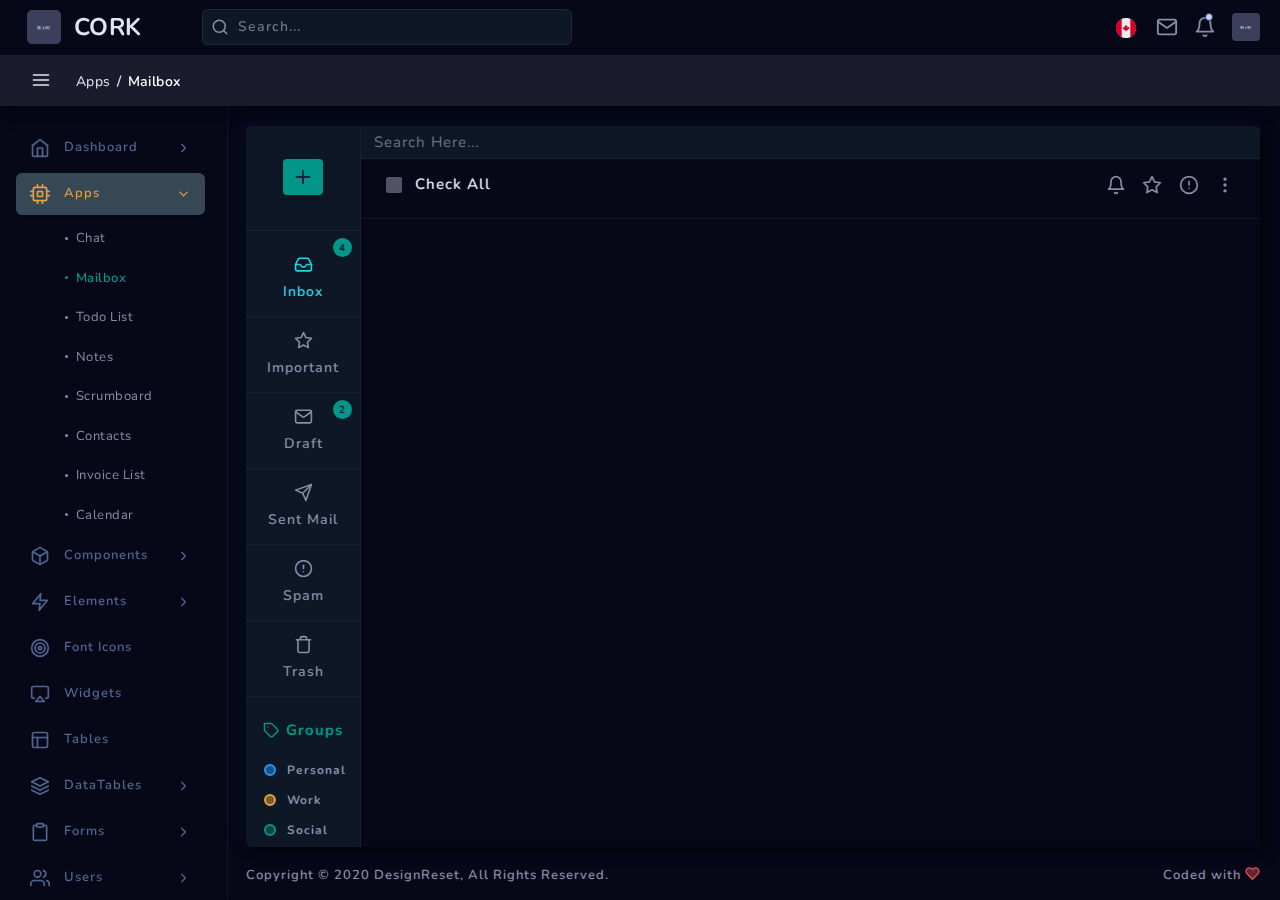
<file: apps_mailbox.html>
<!DOCTYPE html>
<html lang="en">
<head>
    <meta charset="utf-8">
    <meta http-equiv="X-UA-Compatible" content="IE=edge">
    <meta name="viewport" content="width=device-width, initial-scale=1, maximum-scale=1, shrink-to-fit=no">
    <title>Mailbox | CORK - Multipurpose Bootstrap Dashboard Template </title>
    <link rel="shortcut icon" type="image/png" href="assets/img/favicon.ico" />
    <!-- BEGIN GLOBAL MANDATORY STYLES -->
    <link href="https://fonts.googleapis.com/css?family=Nunito:400,600,700" rel="stylesheet">
    <link href="bootstrap/css/bootstrap.min.css" rel="stylesheet" type="text/css" />
    <link href="assets/css/plugins.css" rel="stylesheet" type="text/css" />
    <!-- END GLOBAL MANDATORY STYLES -->
    
    <!--  BEGIN CUSTOM STYLE FILE  -->
    <link rel="stylesheet" type="text/css" href="plugins/editors/quill/quill.snow.css">
    <link href="assets/css/apps/mailbox.css" rel="stylesheet" type="text/css" />

    <script src="plugins/sweetalerts/promise-polyfill.js"></script>
    <link href="plugins/sweetalerts/sweetalert2.min.css" rel="stylesheet" type="text/css" />
    <link href="plugins/sweetalerts/sweetalert.css" rel="stylesheet" type="text/css" />
    <link href="plugins/notification/snackbar/snackbar.min.css" rel="stylesheet" type="text/css" />
    <!--  END CUSTOM STYLE FILE  -->
</head>
<body>

    <!--  BEGIN NAVBAR  -->
    <div class="header-container fixed-top">
        <header class="header navbar navbar-expand-sm">

            <ul class="navbar-item theme-brand flex-row  text-center">
                <li class="nav-item theme-logo">
                    <a href="index.html">
                        <img src="assets/img/90x90.jpg" class="navbar-logo" alt="logo">
                    </a>
                </li>
                <li class="nav-item theme-text">
                    <a href="index.html" class="nav-link"> CORK </a>
                </li>
            </ul>

            <ul class="navbar-item flex-row ml-md-0 ml-auto">
                <li class="nav-item align-self-center search-animated">
                    <svg xmlns="http://www.w3.org/2000/svg" width="24" height="24" viewBox="0 0 24 24" fill="none" stroke="currentColor" stroke-width="2" stroke-linecap="round" stroke-linejoin="round" class="feather feather-search toggle-search"><circle cx="11" cy="11" r="8"></circle><line x1="21" y1="21" x2="16.65" y2="16.65"></line></svg>
                    <form class="form-inline search-full form-inline search" role="search">
                        <div class="search-bar">
                            <input type="text" class="form-control search-form-control  ml-lg-auto" placeholder="Search...">
                        </div>
                    </form>
                </li>
            </ul>

            <ul class="navbar-item flex-row ml-md-auto">

                <li class="nav-item dropdown language-dropdown">
                    <a href="javascript:void(0);" class="nav-link dropdown-toggle" id="language-dropdown" data-toggle="dropdown" aria-haspopup="true" aria-expanded="false">
                        <img src="assets/img/ca.png" class="flag-width" alt="flag">
                    </a>
                    <div class="dropdown-menu position-absolute" aria-labelledby="language-dropdown">
                        <a class="dropdown-item d-flex" href="javascript:void(0);"><img src="assets/img/de.png" class="flag-width" alt="flag"> <span class="align-self-center">&nbsp;German</span></a>
                        <a class="dropdown-item d-flex" href="javascript:void(0);"><img src="assets/img/jp.png" class="flag-width" alt="flag"> <span class="align-self-center">&nbsp;Japanese</span></a>
                        <a class="dropdown-item d-flex" href="javascript:void(0);"><img src="assets/img/fr.png" class="flag-width" alt="flag"> <span class="align-self-center">&nbsp;French</span></a>
                        <a class="dropdown-item d-flex" href="javascript:void(0);"><img src="assets/img/ca.png" class="flag-width" alt="flag"> <span class="align-self-center">&nbsp;English</span></a>
                    </div>
                </li>

                <li class="nav-item dropdown message-dropdown">
                    <a href="javascript:void(0);" class="nav-link dropdown-toggle" id="messageDropdown" data-toggle="dropdown" aria-haspopup="true" aria-expanded="false">
                        <svg xmlns="http://www.w3.org/2000/svg" width="24" height="24" viewBox="0 0 24 24" fill="none" stroke="currentColor" stroke-width="2" stroke-linecap="round" stroke-linejoin="round" class="feather feather-mail"><path d="M4 4h16c1.1 0 2 .9 2 2v12c0 1.1-.9 2-2 2H4c-1.1 0-2-.9-2-2V6c0-1.1.9-2 2-2z"></path><polyline points="22,6 12,13 2,6"></polyline></svg>
                    </a>
                    <div class="dropdown-menu p-0 position-absolute" aria-labelledby="messageDropdown">
                        <div class="">
                            <a class="dropdown-item">
                                <div class="">

                                    <div class="media">
                                        <div class="user-img">
                                            <img class="usr-img rounded-circle" src="assets/img/90x90.jpg" alt="profile">
                                        </div>
                                        <div class="media-body">
                                            <div class="">
                                                <h5 class="usr-name">Kara Young</h5>
                                                <p class="msg-title">ACCOUNT UPDATE</p>
                                            </div>
                                        </div>
                                    </div>

                                </div>
                            </a>
                            <a class="dropdown-item">
                                <div class="">

                                    <div class="media">
                                        <div class="user-img">
                                            <img class="usr-img rounded-circle" src="assets/img/90x90.jpg" alt="profile">
                                        </div>
                                        <div class="media-body">
                                            <div class="">
                                                <h5 class="usr-name">Daisy Anderson</h5>
                                                <p class="msg-title">ACCOUNT UPDATE</p>
                                            </div>
                                        </div>
                                    </div>
                                    
                                </div>
                            </a>
                            <a class="dropdown-item">
                                <div class="">

                                    <div class="media">
                                        <div class="user-img">
                                            <img class="usr-img rounded-circle" src="assets/img/90x90.jpg" alt="profile">
                                        </div>
                                        <div class="media-body">
                                            <div class="">
                                                <h5 class="usr-name">Oscar Garner</h5>
                                                <p class="msg-title">ACCOUNT UPDATE</p>
                                            </div>
                                        </div>
                                    </div>
                                    
                                </div>
                            </a>
                        </div>
                    </div>
                </li>

                <li class="nav-item dropdown notification-dropdown">
                    <a href="javascript:void(0);" class="nav-link dropdown-toggle" id="notificationDropdown" data-toggle="dropdown" aria-haspopup="true" aria-expanded="false">
                        <svg xmlns="http://www.w3.org/2000/svg" width="24" height="24" viewBox="0 0 24 24" fill="none" stroke="currentColor" stroke-width="2" stroke-linecap="round" stroke-linejoin="round" class="feather feather-bell"><path d="M18 8A6 6 0 0 0 6 8c0 7-3 9-3 9h18s-3-2-3-9"></path><path d="M13.73 21a2 2 0 0 1-3.46 0"></path></svg><span class="badge badge-success"></span>
                    </a>
                    <div class="dropdown-menu position-absolute" aria-labelledby="notificationDropdown">
                        <div class="notification-scroll">

                            <div class="dropdown-item">
                                <div class="media">
                                    <svg xmlns="http://www.w3.org/2000/svg" width="24" height="24" viewBox="0 0 24 24" fill="none" stroke="currentColor" stroke-width="2" stroke-linecap="round" stroke-linejoin="round" class="feather feather-heart"><path d="M20.84 4.61a5.5 5.5 0 0 0-7.78 0L12 5.67l-1.06-1.06a5.5 5.5 0 0 0-7.78 7.78l1.06 1.06L12 21.23l7.78-7.78 1.06-1.06a5.5 5.5 0 0 0 0-7.78z"></path></svg>
                                    <div class="media-body">
                                        <div class="notification-para"><span class="user-name">Shaun Park</span> likes your photo.</div>
                                    </div>
                                </div>
                            </div>

                            <div class="dropdown-item">
                                <div class="media">
                                    <svg xmlns="http://www.w3.org/2000/svg" width="24" height="24" viewBox="0 0 24 24" fill="none" stroke="currentColor" stroke-width="2" stroke-linecap="round" stroke-linejoin="round" class="feather feather-share-2"><circle cx="18" cy="5" r="3"></circle><circle cx="6" cy="12" r="3"></circle><circle cx="18" cy="19" r="3"></circle><line x1="8.59" y1="13.51" x2="15.42" y2="17.49"></line><line x1="15.41" y1="6.51" x2="8.59" y2="10.49"></line></svg>
                                    <div class="media-body">
                                        <div class="notification-para"><span class="user-name">Kelly Young</span> shared your post</div>
                                    </div>
                                </div>
                            </div>

                            <div class="dropdown-item">
                                <div class="media">
                                    <svg xmlns="http://www.w3.org/2000/svg" width="24" height="24" viewBox="0 0 24 24" fill="none" stroke="currentColor" stroke-width="2" stroke-linecap="round" stroke-linejoin="round" class="feather feather-tag"><path d="M20.59 13.41l-7.17 7.17a2 2 0 0 1-2.83 0L2 12V2h10l8.59 8.59a2 2 0 0 1 0 2.82z"></path><line x1="7" y1="7" x2="7" y2="7"></line></svg>
                                    <div class="media-body">
                                        <div class="notification-para"><span class="user-name">Kelly Young</span> mentioned you in comment.</div>
                                    </div>
                                </div>
                            </div>
                        </div>
                    </div>
                </li>

                <li class="nav-item dropdown user-profile-dropdown">
                    <a href="javascript:void(0);" class="nav-link dropdown-toggle user" id="userProfileDropdown" data-toggle="dropdown" aria-haspopup="true" aria-expanded="true">
                        <img src="assets/img/90x90.jpg" alt="avatar">
                    </a>
                    <div class="dropdown-menu position-absolute" aria-labelledby="userProfileDropdown">
                        <div class="">
                            <div class="dropdown-item">
                                <a href="user_profile.html"><svg xmlns="http://www.w3.org/2000/svg" width="24" height="24" viewBox="0 0 24 24" fill="none" stroke="currentColor" stroke-width="2" stroke-linecap="round" stroke-linejoin="round" class="feather feather-user"><path d="M20 21v-2a4 4 0 0 0-4-4H8a4 4 0 0 0-4 4v2"></path><circle cx="12" cy="7" r="4"></circle></svg> My Profile</a>
                            </div>
                            <div class="dropdown-item">
                                <a href="apps_mailbox.html"><svg xmlns="http://www.w3.org/2000/svg" width="24" height="24" viewBox="0 0 24 24" fill="none" stroke="currentColor" stroke-width="2" stroke-linecap="round" stroke-linejoin="round" class="feather feather-inbox"><polyline points="22 12 16 12 14 15 10 15 8 12 2 12"></polyline><path d="M5.45 5.11L2 12v6a2 2 0 0 0 2 2h16a2 2 0 0 0 2-2v-6l-3.45-6.89A2 2 0 0 0 16.76 4H7.24a2 2 0 0 0-1.79 1.11z"></path></svg> Inbox</a>
                            </div>
                            <div class="dropdown-item">
                                <a href="auth_lockscreen.html"><svg xmlns="http://www.w3.org/2000/svg" width="24" height="24" viewBox="0 0 24 24" fill="none" stroke="currentColor" stroke-width="2" stroke-linecap="round" stroke-linejoin="round" class="feather feather-lock"><rect x="3" y="11" width="18" height="11" rx="2" ry="2"></rect><path d="M7 11V7a5 5 0 0 1 10 0v4"></path></svg> Lock Screen</a>
                            </div>
                            <div class="dropdown-item">
                                <a href="auth_login.html"><svg xmlns="http://www.w3.org/2000/svg" width="24" height="24" viewBox="0 0 24 24" fill="none" stroke="currentColor" stroke-width="2" stroke-linecap="round" stroke-linejoin="round" class="feather feather-log-out"><path d="M9 21H5a2 2 0 0 1-2-2V5a2 2 0 0 1 2-2h4"></path><polyline points="16 17 21 12 16 7"></polyline><line x1="21" y1="12" x2="9" y2="12"></line></svg> Sign Out</a>
                            </div>
                        </div>
                    </div>
                </li>

            </ul>
        </header>
    </div>
    <!--  END NAVBAR  -->

    <!--  BEGIN NAVBAR  -->
    <div class="sub-header-container">
        <header class="header navbar navbar-expand-sm">
            <a href="javascript:void(0);" class="sidebarCollapse" data-placement="bottom"><svg xmlns="http://www.w3.org/2000/svg" width="24" height="24" viewBox="0 0 24 24" fill="none" stroke="currentColor" stroke-width="2" stroke-linecap="round" stroke-linejoin="round" class="feather feather-menu"><line x1="3" y1="12" x2="21" y2="12"></line><line x1="3" y1="6" x2="21" y2="6"></line><line x1="3" y1="18" x2="21" y2="18"></line></svg></a>

            <ul class="navbar-nav flex-row">
                <li>
                    <div class="page-header">

                        <nav class="breadcrumb-one" aria-label="breadcrumb">
                            <ol class="breadcrumb">
                                <li class="breadcrumb-item"><a href="javascript:void(0);">Apps</a></li>
                                <li class="breadcrumb-item active" aria-current="page"><span>Mailbox</span></li>
                            </ol>
                        </nav>

                    </div>
                </li>
            </ul>
        </header>
    </div>
    <!--  END NAVBAR  -->

    <!--  BEGIN MAIN CONTAINER  -->
    <div class="main-container" id="container">

        <div class="overlay"></div>
        <div class="search-overlay"></div>

        <!--  BEGIN SIDEBAR  -->
        <div class="sidebar-wrapper sidebar-theme">
            
            <nav id="sidebar">
                <div class="shadow-bottom"></div>

                <ul class="list-unstyled menu-categories" id="accordionExample">
                    <li class="menu">
                        <a href="#dashboard" data-toggle="collapse" aria-expanded="false" class="dropdown-toggle">
                            <div class="">
                                <svg xmlns="http://www.w3.org/2000/svg" width="24" height="24" viewBox="0 0 24 24" fill="none" stroke="currentColor" stroke-width="2" stroke-linecap="round" stroke-linejoin="round" class="feather feather-home"><path d="M3 9l9-7 9 7v11a2 2 0 0 1-2 2H5a2 2 0 0 1-2-2z"></path><polyline points="9 22 9 12 15 12 15 22"></polyline></svg>
                                <span>Dashboard</span>
                            </div>
                            <div>
                                <svg xmlns="http://www.w3.org/2000/svg" width="24" height="24" viewBox="0 0 24 24" fill="none" stroke="currentColor" stroke-width="2" stroke-linecap="round" stroke-linejoin="round" class="feather feather-chevron-right"><polyline points="9 18 15 12 9 6"></polyline></svg>
                            </div>
                        </a>
                        <ul class="collapse submenu list-unstyled" id="dashboard" data-parent="#accordionExample">
                            <li>
                                <a href="index.html"> Sales </a>
                            </li>
                            <li>
                                <a href="index2.html"> Analytics </a>
                            </li>
                        </ul>
                    </li>

                    <li class="menu">
                        <a href="#app" data-toggle="collapse" data-active="true" aria-expanded="true" class="dropdown-toggle">
                            <div class="">
                                <svg xmlns="http://www.w3.org/2000/svg" width="24" height="24" viewBox="0 0 24 24" fill="none" stroke="currentColor" stroke-width="2" stroke-linecap="round" stroke-linejoin="round" class="feather feather-cpu"><rect x="4" y="4" width="16" height="16" rx="2" ry="2"></rect><rect x="9" y="9" width="6" height="6"></rect><line x1="9" y1="1" x2="9" y2="4"></line><line x1="15" y1="1" x2="15" y2="4"></line><line x1="9" y1="20" x2="9" y2="23"></line><line x1="15" y1="20" x2="15" y2="23"></line><line x1="20" y1="9" x2="23" y2="9"></line><line x1="20" y1="14" x2="23" y2="14"></line><line x1="1" y1="9" x2="4" y2="9"></line><line x1="1" y1="14" x2="4" y2="14"></line></svg>
                                <span>Apps</span>
                            </div>
                            <div>
                                <svg xmlns="http://www.w3.org/2000/svg" width="24" height="24" viewBox="0 0 24 24" fill="none" stroke="currentColor" stroke-width="2" stroke-linecap="round" stroke-linejoin="round" class="feather feather-chevron-right"><polyline points="9 18 15 12 9 6"></polyline></svg>
                            </div>
                        </a>
                        <ul class="collapse submenu list-unstyled show" id="app" data-parent="#accordionExample">
                            <li>
                                <a href="apps_chat.html"> Chat </a>
                            </li>
                            <li class="active">
                                <a href="apps_mailbox.html"> Mailbox  </a>
                            </li>
                            <li>
                                <a href="apps_todoList.html"> Todo List </a>
                            </li>                            
                            <li>
                                <a href="apps_notes.html"> Notes </a>
                            </li>
                            <li>
                                <a href="apps_scrumboard.html">Scrumboard</a>
                            </li>
                            <li>
                                <a href="apps_contacts.html"> Contacts </a>
                            </li>
                            <li>
                                <a href="apps_invoice.html"> Invoice List </a>
                            </li>
                            <li>
                                <a href="apps_calendar.html"> Calendar </a>
                            </li>
                        </ul>
                    </li>

                    <li class="menu">
                        <a href="#components" data-toggle="collapse" aria-expanded="false" class="dropdown-toggle">
                            <div class="">
                                <svg xmlns="http://www.w3.org/2000/svg" width="24" height="24" viewBox="0 0 24 24" fill="none" stroke="currentColor" stroke-width="2" stroke-linecap="round" stroke-linejoin="round" class="feather feather-box"><path d="M21 16V8a2 2 0 0 0-1-1.73l-7-4a2 2 0 0 0-2 0l-7 4A2 2 0 0 0 3 8v8a2 2 0 0 0 1 1.73l7 4a2 2 0 0 0 2 0l7-4A2 2 0 0 0 21 16z"></path><polyline points="3.27 6.96 12 12.01 20.73 6.96"></polyline><line x1="12" y1="22.08" x2="12" y2="12"></line></svg>
                                <span>Components</span>
                            </div>
                            <div>
                                <svg xmlns="http://www.w3.org/2000/svg" width="24" height="24" viewBox="0 0 24 24" fill="none" stroke="currentColor" stroke-width="2" stroke-linecap="round" stroke-linejoin="round" class="feather feather-chevron-right"><polyline points="9 18 15 12 9 6"></polyline></svg>
                            </div>
                        </a>
                        <ul class="collapse submenu list-unstyled" id="components" data-parent="#accordionExample">
                            <li>
                                <a href="component_tabs.html"> Tabs </a>
                            </li>
                            <li>
                                <a href="component_accordion.html"> Accordions  </a>
                            </li>
                            <li>
                                <a href="component_modal.html"> Modals </a>
                            </li>                            
                            <li>
                                <a href="component_cards.html"> Cards </a>
                            </li>
                            <li>
                                <a href="component_bootstrap_carousel.html">Carousel</a>
                            </li>
                            <li>
                                <a href="component_blockui.html"> Block UI </a>
                            </li>
                            <li>
                                <a href="component_countdown.html"> Countdown </a>
                            </li>
                            <li>
                                <a href="component_counter.html"> Counter </a>
                            </li>
                            <li>
                                <a href="component_sweetalert.html"> Sweet Alerts </a>
                            </li>
                            <li>
                                <a href="component_timeline.html"> Timeline </a>
                            </li>
                            <li>
                                <a href="component_snackbar.html"> Notifications </a>
                            </li>
                            <li>
                                <a href="component_session_timeout.html"> Session Timeout </a>
                            </li>
                            <li>
                                <a href="component_media_object.html"> Media Object </a>
                            </li>
                            <li>
                                <a href="component_list_group.html"> List Group </a>
                            </li>
                            <li>
                                <a href="component_pricing_table.html"> Pricing Tables </a>
                            </li>
                            <li>
                                <a href="component_lightbox.html"> Lightbox </a>
                            </li>
                        </ul>
                    </li>

                    <li class="menu">
                        <a href="#elements" data-toggle="collapse" aria-expanded="false" class="dropdown-toggle">
                            <div class="">
                                <svg xmlns="http://www.w3.org/2000/svg" width="24" height="24" viewBox="0 0 24 24" fill="none" stroke="currentColor" stroke-width="2" stroke-linecap="round" stroke-linejoin="round" class="feather feather-zap"><polygon points="13 2 3 14 12 14 11 22 21 10 12 10 13 2"></polygon></svg>
                                <span>Elements</span>
                            </div>
                            <div>
                                <svg xmlns="http://www.w3.org/2000/svg" width="24" height="24" viewBox="0 0 24 24" fill="none" stroke="currentColor" stroke-width="2" stroke-linecap="round" stroke-linejoin="round" class="feather feather-chevron-right"><polyline points="9 18 15 12 9 6"></polyline></svg>
                            </div>
                        </a>
                        <ul class="collapse submenu list-unstyled" id="elements" data-parent="#accordionExample">
                            <li>
                                <a href="element_alerts.html"> Alerts </a>
                            </li>
                            <li>
                                <a href="element_avatar.html"> Avatar </a>
                            </li>
                            <li>
                                <a href="element_badges.html"> Badges </a>
                            </li>
                            <li>
                                <a href="element_breadcrumbs.html"> Breadcrumbs </a>
                            </li>                            
                            <li>
                                <a href="element_buttons.html"> Buttons </a>
                            </li>
                            <li>
                                <a href="element_buttons_group.html"> Button Groups </a>
                            </li>
                            <li>
                                <a href="element_color_library.html"> Color Library </a>
                            </li>
                            <li>
                                <a href="element_dropdown.html"> Dropdown </a>
                            </li>
                            <li>
                                <a href="element_infobox.html"> Infobox </a>
                            </li>
                            <li>
                                <a href="element_jumbotron.html"> Jumbotron </a>
                            </li>
                            <li>
                                <a href="element_loader.html"> Loader </a>
                            </li>
                            <li>
                                <a href="element_pagination.html"> Pagination </a>
                            </li>
                            <li>
                                <a href="element_popovers.html"> Popovers </a>
                            </li>
                            <li>
                                <a href="element_progress_bar.html"> Progress Bar </a>
                            </li>
                            <li>
                                <a href="element_search.html"> Search </a>
                            </li>
                            <li>
                                <a href="element_tooltips.html"> Tooltips </a>
                            </li>
                            <li>
                                <a href="element_treeview.html"> Treeview </a>
                            </li>
                            <li>
                                <a href="element_typography.html"> Typography </a>
                            </li>
                        </ul>
                    </li>

                    <li class="menu">
                        <a href="fonticons.html" aria-expanded="false" class="dropdown-toggle">
                            <div class="">
                                <svg xmlns="http://www.w3.org/2000/svg" width="24" height="24" viewBox="0 0 24 24" fill="none" stroke="currentColor" stroke-width="2" stroke-linecap="round" stroke-linejoin="round" class="feather feather-target"><circle cx="12" cy="12" r="10"></circle><circle cx="12" cy="12" r="6"></circle><circle cx="12" cy="12" r="2"></circle></svg>
                                <span>Font Icons</span>
                            </div>
                        </a>
                    </li>

                    <li class="menu">
                        <a href="widgets.html" aria-expanded="false" class="dropdown-toggle">
                            <div class="">
                                <svg xmlns="http://www.w3.org/2000/svg" width="24" height="24" viewBox="0 0 24 24" fill="none" stroke="currentColor" stroke-width="2" stroke-linecap="round" stroke-linejoin="round" class="feather feather-airplay"><path d="M5 17H4a2 2 0 0 1-2-2V5a2 2 0 0 1 2-2h16a2 2 0 0 1 2 2v10a2 2 0 0 1-2 2h-1"></path><polygon points="12 15 17 21 7 21 12 15"></polygon></svg>
                                <span>Widgets</span>
                            </div>
                        </a>
                    </li>

                    <li class="menu">
                        <a href="table_basic.html" aria-expanded="false" class="dropdown-toggle">
                            <div class="">
                                <svg xmlns="http://www.w3.org/2000/svg" width="24" height="24" viewBox="0 0 24 24" fill="none" stroke="currentColor" stroke-width="2" stroke-linecap="round" stroke-linejoin="round" class="feather feather-layout"><rect x="3" y="3" width="18" height="18" rx="2" ry="2"></rect><line x1="3" y1="9" x2="21" y2="9"></line><line x1="9" y1="21" x2="9" y2="9"></line></svg>
                                <span>Tables</span>
                            </div>
                        </a>
                    </li>

                    <li class="menu">
                        <a href="#datatables" data-toggle="collapse" aria-expanded="false" class="dropdown-toggle">
                            <div class="">
                                <svg xmlns="http://www.w3.org/2000/svg" width="24" height="24" viewBox="0 0 24 24" fill="none" stroke="currentColor" stroke-width="2" stroke-linecap="round" stroke-linejoin="round" class="feather feather-layers"><polygon points="12 2 2 7 12 12 22 7 12 2"></polygon><polyline points="2 17 12 22 22 17"></polyline><polyline points="2 12 12 17 22 12"></polyline></svg>
                                <span>DataTables</span>
                            </div>
                            <div>
                                <svg xmlns="http://www.w3.org/2000/svg" width="24" height="24" viewBox="0 0 24 24" fill="none" stroke="currentColor" stroke-width="2" stroke-linecap="round" stroke-linejoin="round" class="feather feather-chevron-right"><polyline points="9 18 15 12 9 6"></polyline></svg>
                            </div>
                        </a>
                        <ul class="collapse submenu list-unstyled" id="datatables" data-parent="#accordionExample">
                            <li>
                                <a href="table_dt_basic.html"> Basic </a>
                            </li>
                            <li>
                                <a href="table_dt_basic-light.html"> Light </a>
                            </li>
                            <li>
                                <a href="table_dt_ordering_sorting.html"> Order Sorting </a>
                            </li>
                            <li>
                                <a href="table_dt_multi-column_ordering.html"> Multi-Column </a>
                            </li>
                            <li>
                                <a href="table_dt_multiple_tables.html"> Multiple Tables</a>
                            </li>
                            <li>
                                <a href="table_dt_alternative_pagination.html"> Alt. Pagination</a>
                            </li>
                            <li>
                                <a href="table_dt_custom.html"> Custom </a>
                            </li>
                            <li>
                                <a href="table_dt_range_search.html"> Range Search </a>
                            </li>
                            <li>
                                <a href="table_dt_html5.html"> HTML5 Export </a>
                            </li>
                            <li>
                                <a href="table_dt_live_dom_ordering.html"> Live DOM ordering </a>
                            </li>
                            <li>
                                <a href="table_dt_miscellaneous.html"> Miscellaneous </a>
                            </li>
                        </ul>
                    </li>

                    <li class="menu">
                        <a href="#forms" data-toggle="collapse" aria-expanded="false" class="dropdown-toggle">
                            <div class="">
                                <svg xmlns="http://www.w3.org/2000/svg" width="24" height="24" viewBox="0 0 24 24" fill="none" stroke="currentColor" stroke-width="2" stroke-linecap="round" stroke-linejoin="round" class="feather feather-clipboard"><path d="M16 4h2a2 2 0 0 1 2 2v14a2 2 0 0 1-2 2H6a2 2 0 0 1-2-2V6a2 2 0 0 1 2-2h2"></path><rect x="8" y="2" width="8" height="4" rx="1" ry="1"></rect></svg>
                                <span>Forms</span>
                            </div>
                            <div>
                                <svg xmlns="http://www.w3.org/2000/svg" width="24" height="24" viewBox="0 0 24 24" fill="none" stroke="currentColor" stroke-width="2" stroke-linecap="round" stroke-linejoin="round" class="feather feather-chevron-right"><polyline points="9 18 15 12 9 6"></polyline></svg>
                            </div>
                        </a>
                        <ul class="collapse submenu list-unstyled" id="forms" data-parent="#accordionExample">
                            <li>
                                <a href="form_bootstrap_basic.html"> Basic </a>
                            </li>
                            <li>
                                <a href="form_input_group_basic.html"> Input Group </a>
                            </li>
                            <li>
                                <a href="form_layouts.html"> Layouts </a>
                            </li>
                            <li>
                                <a href="form_validation.html"> Validation </a>
                            </li>
                            <li>
                                <a href="form_input_mask.html"> Input Mask </a>
                            </li>
                            <li>
                                <a href="form_bootstrap_select.html"> Bootstrap Select </a>
                            </li>
                            <li>
                                <a href="form_select2.html"> Select2 </a>
                            </li>
                            <li>
                                <a href="form_bootstrap_touchspin.html"> TouchSpin </a>
                            </li>
                            <li>
                                <a href="form_maxlength.html"> Maxlength </a>
                            </li>                          
                            <li>
                                <a href="form_checkbox_radio.html"> Checkbox &amp; Radio </a>
                            </li>                            
                            <li>
                                <a href="form_switches.html"> Switches </a>
                            </li>
                            <li>
                                <a href="form_wizard.html"> Wizards </a>
                            </li>
                            <li>
                                <a href="form_fileupload.html"> File Upload </a>
                            </li>
                            <li>
                                <a href="form_quill.html"> Quill Editor </a>
                            </li>
                            <li>
                                <a href="form_markdown.html"> Markdown Editor </a>
                            </li>
                            <li>
                                <a href="form_date_range_picker.html"> Date &amp; Range Picker </a>
                            </li>
                            <li>
                                <a href="form_clipboard.html"> Clipboard </a>
                            </li>
                            <li>
                                <a href="form_typeahead.html"> Typeahead </a>
                            </li>
                        </ul>
                    </li>
                    
                    <li class="menu">
                        <a href="#users" data-toggle="collapse" aria-expanded="false" class="dropdown-toggle">
                            <div class="">
                                <svg xmlns="http://www.w3.org/2000/svg" width="24" height="24" viewBox="0 0 24 24" fill="none" stroke="currentColor" stroke-width="2" stroke-linecap="round" stroke-linejoin="round" class="feather feather-users"><path d="M17 21v-2a4 4 0 0 0-4-4H5a4 4 0 0 0-4 4v2"></path><circle cx="9" cy="7" r="4"></circle><path d="M23 21v-2a4 4 0 0 0-3-3.87"></path><path d="M16 3.13a4 4 0 0 1 0 7.75"></path></svg>
                                <span>Users</span>
                            </div>
                            <div>
                                <svg xmlns="http://www.w3.org/2000/svg" width="24" height="24" viewBox="0 0 24 24" fill="none" stroke="currentColor" stroke-width="2" stroke-linecap="round" stroke-linejoin="round" class="feather feather-chevron-right"><polyline points="9 18 15 12 9 6"></polyline></svg>
                            </div>
                        </a>
                        <ul class="collapse submenu list-unstyled" id="users" data-parent="#accordionExample">
                            <li>
                                <a href="user_profile.html"> Profile </a>
                            </li>
                            <li>
                                <a href="user_account_setting.html"> Account Settings </a>
                            </li>
                        </ul>
                    </li>

                    <li class="menu">
                        <a href="#pages" data-toggle="collapse" aria-expanded="false" class="dropdown-toggle">
                            <div class="">
                                <svg xmlns="http://www.w3.org/2000/svg" width="24" height="24" viewBox="0 0 24 24" fill="none" stroke="currentColor" stroke-width="2" stroke-linecap="round" stroke-linejoin="round" class="feather feather-file"><path d="M13 2H6a2 2 0 0 0-2 2v16a2 2 0 0 0 2 2h12a2 2 0 0 0 2-2V9z"></path><polyline points="13 2 13 9 20 9"></polyline></svg>
                                <span>Pages</span>
                            </div>
                            <div>
                                <svg xmlns="http://www.w3.org/2000/svg" width="24" height="24" viewBox="0 0 24 24" fill="none" stroke="currentColor" stroke-width="2" stroke-linecap="round" stroke-linejoin="round" class="feather feather-chevron-right"><polyline points="9 18 15 12 9 6"></polyline></svg>
                            </div>
                        </a>
                        <ul class="collapse submenu list-unstyled" id="pages" data-parent="#accordionExample">
                            <li>
                                <a href="pages_helpdesk.html"> Helpdesk </a>
                            </li>
                            <li>
                                <a href="pages_contact_us.html"> Contact Form </a>
                            </li>
                            <li>
                                <a href="pages_faq.html"> FAQ </a>
                            </li>
                            <li>
                                <a href="pages_faq2.html"> FAQ 2 </a>
                            </li>
                            <li>
                                <a href="pages_privacy.html"> Privacy Policy </a>
                            </li>
                            <li>
                                <a href="pages_coming_soon.html"> Coming Soon </a>
                            </li>
                            <li>
                                <a href="#pages-error" data-toggle="collapse" aria-expanded="false" class="dropdown-toggle"> Error <svg xmlns="http://www.w3.org/2000/svg" width="24" height="24" viewBox="0 0 24 24" fill="none" stroke="currentColor" stroke-width="2" stroke-linecap="round" stroke-linejoin="round" class="feather feather-chevron-right"><polyline points="9 18 15 12 9 6"></polyline></svg> </a>
                                <ul class="collapse list-unstyled sub-submenu" id="pages-error" data-parent="#pages"> 
                                    <li>
                                        <a href="pages_error404.html"> 404 </a>
                                    </li>
                                    <li>
                                        <a href="pages_error500.html"> 500 </a>
                                    </li>
                                    <li>
                                        <a href="pages_error503.html"> 503 </a>
                                    </li>
                                    <li>
                                        <a href="pages_maintenence.html"> Maintanence </a>
                                    </li>
                                </ul>
                            </li>
                        </ul>
                    </li>

                    <li class="menu">
                        <a href="#authentication" data-toggle="collapse" aria-expanded="false" class="dropdown-toggle">
                            <div class="">
                                <svg xmlns="http://www.w3.org/2000/svg" width="24" height="24" viewBox="0 0 24 24" fill="none" stroke="currentColor" stroke-width="2" stroke-linecap="round" stroke-linejoin="round" class="feather feather-lock"><rect x="3" y="11" width="18" height="11" rx="2" ry="2"></rect><path d="M7 11V7a5 5 0 0 1 10 0v4"></path></svg>
                                <span>Authentication</span>
                            </div>
                            <div>
                                <svg xmlns="http://www.w3.org/2000/svg" width="24" height="24" viewBox="0 0 24 24" fill="none" stroke="currentColor" stroke-width="2" stroke-linecap="round" stroke-linejoin="round" class="feather feather-chevron-right"><polyline points="9 18 15 12 9 6"></polyline></svg>
                            </div>
                        </a>
                        <ul class="collapse submenu list-unstyled" id="authentication" data-parent="#accordionExample">
                            <li>
                                <a href="auth_login_boxed.html"> Login Boxed </a>
                            </li>
                            <li>
                                <a href="auth_register_boxed.html"> Register Boxed </a>
                            </li>
                            <li>
                                <a href="auth_lockscreen_boxed.html"> Unlock Boxed </a>
                            </li>
                            <li>
                                <a href="auth_pass_recovery_boxed.html"> Recover ID Boxed </a>
                            </li>
                            <li>
                                <a href="auth_login.html"> Login Cover </a>
                            </li>
                            <li>
                                <a href="auth_register.html"> Register Cover </a>
                            </li>
                            <li>
                                <a href="auth_lockscreen.html"> Unlock Cover </a>
                            </li>
                            <li>
                                <a href="auth_pass_recovery.html"> Recover ID Cover </a>
                            </li>
                        </ul>
                    </li>

                    <li class="menu">
                        <a href="dragndrop_dragula.html" aria-expanded="false" class="dropdown-toggle">
                            <div class="">
                                <svg xmlns="http://www.w3.org/2000/svg" width="24" height="24" viewBox="0 0 24 24" fill="none" stroke="currentColor" stroke-width="2" stroke-linecap="round" stroke-linejoin="round" class="feather feather-move"><polyline points="5 9 2 12 5 15"></polyline><polyline points="9 5 12 2 15 5"></polyline><polyline points="15 19 12 22 9 19"></polyline><polyline points="19 9 22 12 19 15"></polyline><line x1="2" y1="12" x2="22" y2="12"></line><line x1="12" y1="2" x2="12" y2="22"></line></svg>
                                <span>Drag and Drop</span>
                            </div>
                        </a>
                    </li>

                    <li class="menu">
                        <a href="map_jvector.html" aria-expanded="false" class="dropdown-toggle">
                            <div class="">
                                <svg xmlns="http://www.w3.org/2000/svg" width="24" height="24" viewBox="0 0 24 24" fill="none" stroke="currentColor" stroke-width="2" stroke-linecap="round" stroke-linejoin="round" class="feather feather-map"><polygon points="1 6 1 22 8 18 16 22 23 18 23 2 16 6 8 2 1 6"></polygon><line x1="8" y1="2" x2="8" y2="18"></line><line x1="16" y1="6" x2="16" y2="22"></line></svg>
                                <span>Maps</span>
                            </div>
                        </a>
                    </li>

                    <li class="menu">
                        <a href="charts_apex.html" aria-expanded="false" class="dropdown-toggle">
                            <div class="">
                                <svg xmlns="http://www.w3.org/2000/svg" width="24" height="24" viewBox="0 0 24 24" fill="none" stroke="currentColor" stroke-width="2" stroke-linecap="round" stroke-linejoin="round" class="feather feather-pie-chart"><path d="M21.21 15.89A10 10 0 1 1 8 2.83"></path><path d="M22 12A10 10 0 0 0 12 2v10z"></path></svg>
                                <span>Charts</span>
                            </div>
                        </a>
                    </li>

                    <li class="menu">
                        <a href="#starter-kit" data-toggle="collapse" aria-expanded="false" class="dropdown-toggle">
                            <div class="">
                                <svg xmlns="http://www.w3.org/2000/svg" width="24" height="24" viewBox="0 0 24 24" fill="none" stroke="currentColor" stroke-width="2" stroke-linecap="round" stroke-linejoin="round" class="feather feather-terminal"><polyline points="4 17 10 11 4 5"></polyline><line x1="12" y1="19" x2="20" y2="19"></line></svg>
                                <span>Starter Kit</span>
                            </div>
                            <div>
                                <svg xmlns="http://www.w3.org/2000/svg" width="24" height="24" viewBox="0 0 24 24" fill="none" stroke="currentColor" stroke-width="2" stroke-linecap="round" stroke-linejoin="round" class="feather feather-chevron-right"><polyline points="9 18 15 12 9 6"></polyline></svg>
                            </div>
                        </a>
                        <ul class="collapse submenu list-unstyled" id="starter-kit" data-parent="#accordionExample">
                            <li>
                                <a href="starter_kit_blank_page.html"> Blank Page </a>
                            </li>
                            <li>
                                <a href="starter_kit_breadcrumbs.html"> Breadcrumbs </a>
                            </li>
                            <li>
                                <a href="starter_kit_boxed.html"> Boxed </a>
                            </li>
                            <li>
                                <a href="starter_kit_alt_menu.html"> Alternate Menu </a>
                            </li>
                        </ul>
                    </li>

                    <li class="menu">
                        <a href="../../documentation/index.html" aria-expanded="false" class="dropdown-toggle">
                            <div class="">
                                <svg xmlns="http://www.w3.org/2000/svg" width="24" height="24" viewBox="0 0 24 24" fill="none" stroke="currentColor" stroke-width="2" stroke-linecap="round" stroke-linejoin="round" class="feather feather-book"><path d="M4 19.5A2.5 2.5 0 0 1 6.5 17H20"></path><path d="M6.5 2H20v20H6.5A2.5 2.5 0 0 1 4 19.5v-15A2.5 2.5 0 0 1 6.5 2z"></path></svg>
                                <span>Documentation</span>
                            </div>
                        </a>
                    </li>
                    
                </ul>
                
            </nav>

        </div>
        <!--  END SIDEBAR  -->

        <!--  BEGIN CONTENT AREA  -->
        <div id="content" class="main-content">
            <div class="layout-px-spacing">
                <div class="row layout-top-spacing">
                    <div class="col-xl-12 col-lg-12 col-md-12">

                        <div class="row">

                            <div class="col-xl-12  col-md-12">

                                <div class="mail-box-container">
                                    <div class="mail-overlay"></div>

                                    <div class="tab-title">
                                        <div class="row">
                                            <div class="col-md-12 col-sm-12 col-12 text-center mail-btn-container">
                                                <a id="btn-compose-mail" class="btn btn-block" href="javascript:void(0);"><svg xmlns="http://www.w3.org/2000/svg" width="24" height="24" viewBox="0 0 24 24" fill="none" stroke="currentColor" stroke-width="2" stroke-linecap="round" stroke-linejoin="round" class="feather feather-plus"><line x1="12" y1="5" x2="12" y2="19"></line><line x1="5" y1="12" x2="19" y2="12"></line></svg></a>
                                            </div>
                                            <div class="col-md-12 col-sm-12 col-12 mail-categories-container">

                                                <div class="mail-sidebar-scroll">

                                                    <ul class="nav nav-pills d-block" id="pills-tab" role="tablist">
                                                        <li class="nav-item">
                                                            <a class="nav-link list-actions active" id="mailInbox"><svg xmlns="http://www.w3.org/2000/svg" width="24" height="24" viewBox="0 0 24 24" fill="none" stroke="currentColor" stroke-width="2" stroke-linecap="round" stroke-linejoin="round" class="feather feather-inbox"><polyline points="22 12 16 12 14 15 10 15 8 12 2 12"></polyline><path d="M5.45 5.11L2 12v6a2 2 0 0 0 2 2h16a2 2 0 0 0 2-2v-6l-3.45-6.89A2 2 0 0 0 16.76 4H7.24a2 2 0 0 0-1.79 1.11z"></path></svg> <span class="nav-names">Inbox</span> <span class="mail-badge badge"></span></a>
                                                        </li>
                                                        <li class="nav-item">
                                                            <a class="nav-link list-actions" id="important"><svg xmlns="http://www.w3.org/2000/svg" width="24" height="24" viewBox="0 0 24 24" fill="none" stroke="currentColor" stroke-width="2" stroke-linecap="round" stroke-linejoin="round" class="feather feather-star"><polygon points="12 2 15.09 8.26 22 9.27 17 14.14 18.18 21.02 12 17.77 5.82 21.02 7 14.14 2 9.27 8.91 8.26 12 2"></polygon></svg> <span class="nav-names">Important</span></a>
                                                        </li>
                                                        <li class="nav-item">
                                                            <a class="nav-link list-actions" id="draft"><svg xmlns="http://www.w3.org/2000/svg" width="24" height="24" viewBox="0 0 24 24" fill="none" stroke="currentColor" stroke-width="2" stroke-linecap="round" stroke-linejoin="round" class="feather feather-mail"><path d="M4 4h16c1.1 0 2 .9 2 2v12c0 1.1-.9 2-2 2H4c-1.1 0-2-.9-2-2V6c0-1.1.9-2 2-2z"/><polyline points="22,6 12,13 2,6"/></svg> <span class="nav-names">Draft</span> <span class="mail-badge badge"></span></a>
                                                        </li>
                                                        <li class="nav-item">
                                                            <a class="nav-link list-actions" id="sentmail"><svg xmlns="http://www.w3.org/2000/svg" width="24" height="24" viewBox="0 0 24 24" fill="none" stroke="currentColor" stroke-width="2" stroke-linecap="round" stroke-linejoin="round" class="feather feather-send"><line x1="22" y1="2" x2="11" y2="13"></line><polygon points="22 2 15 22 11 13 2 9 22 2"></polygon></svg> <span class="nav-names"> Sent Mail</span></a>
                                                        </li>
                                                        <li class="nav-item">
                                                            <a class="nav-link list-actions" id="spam"><svg xmlns="http://www.w3.org/2000/svg" width="24" height="24" viewBox="0 0 24 24" fill="none" stroke="currentColor" stroke-width="2" stroke-linecap="round" stroke-linejoin="round" class="feather feather-alert-circle"><circle cx="12" cy="12" r="10"></circle><line x1="12" y1="8" x2="12" y2="12"></line><line x1="12" y1="16" x2="12" y2="16"></line></svg> <span class="nav-names">Spam</span></a>
                                                        </li>
                                                        <li class="nav-item">
                                                            <a class="nav-link list-actions" id="trashed"><svg xmlns="http://www.w3.org/2000/svg" width="24" height="24" viewBox="0 0 24 24" fill="none" stroke="currentColor" stroke-width="2" stroke-linecap="round" stroke-linejoin="round" class="feather feather-trash"><polyline points="3 6 5 6 21 6"></polyline><path d="M19 6v14a2 2 0 0 1-2 2H7a2 2 0 0 1-2-2V6m3 0V4a2 2 0 0 1 2-2h4a2 2 0 0 1 2 2v2"></path></svg> <span class="nav-names">Trash</span></a>
                                                        </li>
                                                    </ul>

                                                    <p class="group-section"><svg xmlns="http://www.w3.org/2000/svg" width="24" height="24" viewBox="0 0 24 24" fill="none" stroke="currentColor" stroke-width="2" stroke-linecap="round" stroke-linejoin="round" class="feather feather-tag"><path d="M20.59 13.41l-7.17 7.17a2 2 0 0 1-2.83 0L2 12V2h10l8.59 8.59a2 2 0 0 1 0 2.82z"></path><line x1="7" y1="7" x2="7" y2="7"></line></svg> Groups</p>

                                                    <ul class="nav nav-pills d-block group-list" id="pills-tab2" role="tablist">
                                                        <li class="nav-item">
                                                            <a class="nav-link list-actions active g-dot-primary" id="personal"><span>Personal</span></a>
                                                        </li>
                                                        <li class="nav-item">
                                                            <a class="nav-link list-actions g-dot-warning" id="work"><span>Work</span></a>
                                                        </li>
                                                        <li class="nav-item">
                                                            <a class="nav-link list-actions g-dot-success" id="social"><span>Social</span></a>
                                                        </li>
                                                        <li class="nav-item">
                                                            <a class="nav-link list-actions g-dot-danger" id="private"><span>Private</span></a>
                                                        </li>
                                                    </ul>

                                                </div>
                                            </div>
                                        </div>
                                    </div>

                                    <div id="mailbox-inbox" class="accordion mailbox-inbox">

                                        <div class="search">
                                            <svg xmlns="http://www.w3.org/2000/svg" width="24" height="24" viewBox="0 0 24 24" fill="none" stroke="currentColor" stroke-width="2" stroke-linecap="round" stroke-linejoin="round" class="feather feather-menu mail-menu d-lg-none"><line x1="3" y1="12" x2="21" y2="12"></line><line x1="3" y1="6" x2="21" y2="6"></line><line x1="3" y1="18" x2="21" y2="18"></line></svg>
                                            <input type="text" class="form-control input-search" placeholder="Search Here...">
                                        </div>

                                        <div class="action-center">
                                            <div class="">
                                                <div class="n-chk">
                                                    <label class="new-control new-checkbox checkbox-primary">
                                                      <input type="checkbox" class="new-control-input" id="inboxAll">
                                                      <span class="new-control-indicator"></span><span>Check All</span>
                                                    </label>
                                                </div>
                                            </div>

                                            <div class="dropdown">
                                                <a class="nav-link dropdown-toggle d-icon label-group" data-toggle="dropdown" href="#" role="button" aria-haspopup="true" aria-expanded="false"><svg xmlns="http://www.w3.org/2000/svg" width="24" height="24" viewBox="0 0 24 24" fill="none" data-toggle="tooltip" data-placement="top" data-original-title="Label" stroke="currentColor" stroke-width="2" stroke-linecap="round" stroke-linejoin="round" class="feather feather-bell"><path d="M18 8A6 6 0 0 0 6 8c0 7-3 9-3 9h18s-3-2-3-9"></path><path d="M13.73 21a2 2 0 0 1-3.46 0"></path></svg></a>
                                                <div class="dropdown-menu dropdown-menu-right d-icon-menu">
                                                    <a class="label-group-item label-personal dropdown-item position-relative g-dot-primary" href="javascript:void(0);"> Personal</a>
                                                    <a class="label-group-item label-work dropdown-item position-relative g-dot-warning" href="javascript:void(0);"> Work</a>
                                                    <a class="label-group-item label-social dropdown-item position-relative g-dot-success" href="javascript:void(0);"> Social</a>
                                                    <a class="label-group-item label-private dropdown-item position-relative g-dot-danger" href="javascript:void(0);"> Private</a>
                                                </div>
                                                <svg xmlns="http://www.w3.org/2000/svg" width="24" height="24" viewBox="0 0 24 24" fill="none" data-toggle="tooltip" data-placement="top" data-original-title="Important" stroke="currentColor" stroke-width="2" stroke-linecap="round" stroke-linejoin="round" class="feather feather-star action-important"><polygon points="12 2 15.09 8.26 22 9.27 17 14.14 18.18 21.02 12 17.77 5.82 21.02 7 14.14 2 9.27 8.91 8.26 12 2"></polygon></svg>
                                                <svg xmlns="http://www.w3.org/2000/svg" width="24" height="24" viewBox="0 0 24 24" fill="none" stroke="currentColor" stroke-width="2" stroke-linecap="round" stroke-linejoin="round" data-toggle="tooltip" data-placement="top" data-original-title="Spam" class="feather feather-alert-circle action-spam"><circle cx="12" cy="12" r="10"></circle><line x1="12" y1="8" x2="12" y2="12"></line><line x1="12" y1="16" x2="12" y2="16"></line></svg>
                                                <svg xmlns="http://www.w3.org/2000/svg" width="24" height="24" viewBox="0 0 24 24" fill="none" stroke="currentColor" stroke-width="2" stroke-linecap="round" data-toggle="tooltip" data-placement="top" data-original-title="Revive Mail" stroke-linejoin="round" class="feather feather-activity revive-mail"><polyline points="22 12 18 12 15 21 9 3 6 12 2 12"></polyline></svg>
                                                <svg xmlns="http://www.w3.org/2000/svg" width="24" height="24" viewBox="0 0 24 24" fill="none" stroke="currentColor" stroke-width="2" stroke-linecap="round" stroke-linejoin="round" data-toggle="tooltip" data-placement="top" data-original-title="Delete Permanently" class="feather feather-trash permanent-delete"><polyline points="3 6 5 6 21 6"></polyline><path d="M19 6v14a2 2 0 0 1-2 2H7a2 2 0 0 1-2-2V6m3 0V4a2 2 0 0 1 2-2h4a2 2 0 0 1 2 2v2"></path></svg>
                                                <div class="dropdown d-inline-block more-actions">
                                                    <a class="nav-link dropdown-toggle" id="more-actions-btns-dropdown" data-toggle="dropdown" href="#" role="button" aria-haspopup="true" aria-expanded="false">
                                                        <svg xmlns="http://www.w3.org/2000/svg" width="24" height="24" viewBox="0 0 24 24" fill="none" stroke="currentColor" stroke-width="2" stroke-linecap="round" stroke-linejoin="round" class="feather feather-more-vertical"><circle cx="12" cy="12" r="1"></circle><circle cx="12" cy="5" r="1"></circle><circle cx="12" cy="19" r="1"></circle></svg>
                                                    </a>
                                                    <div class="dropdown-menu dropdown-menu-right" aria-labelledby="more-actions-btns-dropdown">
                                                        <a class="dropdown-item action-mark_as_read" href="javascript:void(0);">
                                                            <svg xmlns="http://www.w3.org/2000/svg" width="24" height="24" viewBox="0 0 24 24" fill="none" stroke="currentColor" stroke-width="2" stroke-linecap="round" stroke-linejoin="round" class="feather feather-book-open"><path d="M2 3h6a4 4 0 0 1 4 4v14a3 3 0 0 0-3-3H2z"></path><path d="M22 3h-6a4 4 0 0 0-4 4v14a3 3 0 0 1 3-3h7z"></path></svg> Mark as Read
                                                        </a>
                                                        <a class="dropdown-item action-mark_as_unRead" href="javascript:void(0);">
                                                            <svg xmlns="http://www.w3.org/2000/svg" width="24" height="24" viewBox="0 0 24 24" fill="none" stroke="currentColor" stroke-width="2" stroke-linecap="round" stroke-linejoin="round" class="feather feather-book"><path d="M4 19.5A2.5 2.5 0 0 1 6.5 17H20"></path><path d="M6.5 2H20v20H6.5A2.5 2.5 0 0 1 4 19.5v-15A2.5 2.5 0 0 1 6.5 2z"></path></svg> Mark as Unread
                                                        </a>
                                                        <a class="dropdown-item action-delete" href="javascript:void(0);">
                                                            <svg xmlns="http://www.w3.org/2000/svg" width="24" height="24" viewBox="0 0 24 24" fill="none" stroke="currentColor" stroke-width="2" stroke-linecap="round" stroke-linejoin="round" data-toggle="tooltip" data-placement="top" data-original-title="Delete" class="feather feather-trash-2"><polyline points="3 6 5 6 21 6"></polyline><path d="M19 6v14a2 2 0 0 1-2 2H7a2 2 0 0 1-2-2V6m3 0V4a2 2 0 0 1 2-2h4a2 2 0 0 1 2 2v2"></path><line x1="10" y1="11" x2="10" y2="17"></line><line x1="14" y1="11" x2="14" y2="17"></line></svg> Trash
                                                        </a>
                                                    </div>
                                                </div>

                                            </div>
                                        </div>
                                
                                        <div class="message-box">
                                            
                                            <div class="message-box-scroll" id="ct">

                                                <div class="mail-item draft">
                                                    <div class="animated animatedFadeInUp fadeInUp" id="mailHeadingOne">
                                                        <div class="mb-0">
                                                            <div class="mail-item-heading personal collapsed"  data-toggle="collapse" role="navigation" data-target="#mailCollapseOne" aria-expanded="false">
                                                                <div class="mail-item-inner">

                                                                    <div class="d-flex">
                                                                        <div class="n-chk text-center">
                                                                            <label class="new-control new-checkbox checkbox-primary">
                                                                              <input type="checkbox" class="new-control-input inbox-chkbox">
                                                                              <span class="new-control-indicator"></span>
                                                                            </label>
                                                                        </div>
                                                                        <div class="f-body" data-mailfrom="info@mail.com" data-mailto="kf@mail.com" data-mailcc="">
                                                                            <div class="meta-mail-time">
                                                                                <p class="user-email" data-mailTo="kf@mail.com">Keith Foster</p>
                                                                            </div>
                                                                            <div class="meta-title-tag">
                                                                                <p class="mail-content-excerpt" data-maildescription='{"ops":[{"insert":"Lorem ipsum dolor sit amet, consectetur adipiscing elit. Morbi pulvinar feugiat consequat. Duis lacus nibh, sagittis id varius vel, aliquet non augue. Vivamus sem ante, ultrices at ex a, rhoncus ullamcorper tellus. Nunc iaculis eu ligula ac consequat. Orci varius natoque penatibus et magnis dis parturient montes, nascetur ridiculus mus. Vestibulum mattis urna neque, eget posuere lorem tempus non. Suspendisse ac turpis dictum, convallis est ut, posuere sem. Etiam imperdiet aliquam risus, eu commodo urna vestibulum at. Suspendisse malesuada lorem eu sodales aliquam.\n"}]}'><span class="mail-title" data-mailTitle="Web Design News">Draft: Web Design News - </span>Lorem ipsum dolor sit amet, consectetur adipiscing elit. Morbi pulvinar feugiat consequat. Duis lacus nibh, sagittis id varius vel, aliquet non augue. Vivamus sem ante, ultrices at ex a, rhoncus ullamcorper tellus. Nunc iaculis eu ligula ac consequat. Orci varius natoque penatibus et magnis dis parturient montes, nascetur ridiculus mus. Vestibulum mattis urna neque, eget posuere lorem tempus non. Suspendisse ac turpis dictum, convallis est ut, posuere sem. Etiam imperdiet aliquam risus, eu commodo urna vestibulum at. Suspendisse malesuada lorem eu sodales aliquam.</p>
                                                                                <div class="tags">
                                                                                    <span class="g-dot-primary"></span>
                                                                                    <span class="g-dot-warning"></span>
                                                                                    <span class="g-dot-success"></span>
                                                                                    <span class="g-dot-danger"></span>
                                                                                </div>
                                                                                <p class="meta-time align-self-center">9:30 PM</p>
                                                                            </div>
                                                                        </div>
                                                                    </div>
                                                                </div>
                                                            </div>
                                                        </div>
                                                    </div>
                                                </div>

                                                <div class="mail-item sentmail">
                                                    <div class="animated animatedFadeInUp fadeInUp" id="mailHeadingTwo">
                                                        <div class="mb-0">
                                                            <div class="mail-item-heading work collapsed"  data-toggle="collapse" role="navigation" data-target="#mailCollapseTwo" aria-expanded="false">
                                                                <div class="mail-item-inner">

                                                                    <div class="d-flex">
                                                                        <div class="n-chk text-center">
                                                                            <label class="new-control new-checkbox checkbox-primary">
                                                                              <input type="checkbox" class="new-control-input inbox-chkbox">
                                                                              <span class="new-control-indicator"></span>
                                                                            </label>
                                                                        </div>
                                                                        <div class="f-body">
                                                                            <div class="meta-mail-time">
                                                                                <p class="user-email" data-mailTo="alan@mail.com">Alan</p>
                                                                            </div>
                                                                            <div class="meta-title-tag">
                                                                                <p class="mail-content-excerpt" data-mailDescription='{"ops":[{"insert":"Lorem ipsum dolor sit amet, consectetur adipiscing elit. Morbi pulvinar feugiat consequat. Duis lacus nibh, sagittis id varius vel, aliquet non augue. Vivamus sem ante, ultrices at ex a, rhoncus ullamcorper tellus. Nunc iaculis eu ligula ac consequat. Orci varius natoque penatibus et magnis dis parturient montes, nascetur ridiculus mus. Vestibulum mattis urna neque, eget posuere lorem tempus non. Suspendisse ac turpis dictum, convallis est ut, posuere sem. Etiam imperdiet aliquam risus, eu commodo urna vestibulum at. Suspendisse malesuada lorem eu sodales aliquam.\n"}]}'><span class="mail-title" data-mailTitle="Mozilla Update">Mozilla Update - </span>Lorem ipsum dolor sit amet, consectetur adipiscing elit. Morbi pulvinar feugiat consequat. Duis lacus nibh, sagittis id varius vel, aliquet non augue. Vivamus sem ante, ultrices at ex a, rhoncus ullamcorper tellus. Nunc iaculis eu ligula ac consequat. Orci varius natoque penatibus et magnis dis parturient montes, nascetur ridiculus mus. Vestibulum mattis urna neque, eget posuere lorem tempus non. Suspendisse ac turpis dictum, convallis est ut, posuere sem. Etiam imperdiet aliquam risus, eu commodo urna vestibulum at. Suspendisse malesuada lorem eu sodales aliquam.</p>
                                                                                <div class="tags">
                                                                                    <span class="g-dot-primary"></span>
                                                                                    <span class="g-dot-warning"></span>
                                                                                    <span class="g-dot-success"></span>
                                                                                    <span class="g-dot-danger"></span>
                                                                                </div>
                                                                                <p class="meta-time align-self-center">8:45 AM</p>
                                                                            </div>
                                                                        </div>
                                                                    </div>
                                                                </div>
                                                            </div>
                                                        </div>
                                                    </div>
                                                </div>
                                                  
                                                <div id="unread-promotion-page" class="mail-item mailInbox">
                                                    <div class="animated animatedFadeInUp fadeInUp" id="mailHeadingThree">
                                                        <div class="mb-0">
                                                            <div class="mail-item-heading social collapsed"  data-toggle="collapse" role="navigation" data-target="#mailCollapseThree" aria-expanded="false">
                                                                <div class="mail-item-inner">

                                                                    <div class="d-flex">
                                                                        <div class="n-chk text-center">
                                                                            <label class="new-control new-checkbox checkbox-primary">
                                                                              <input type="checkbox" class="new-control-input inbox-chkbox">
                                                                              <span class="new-control-indicator"></span>
                                                                            </label>
                                                                        </div>
                                                                        <div class="f-head">
                                                                            <img src="assets/img/90x90.jpg" class="user-profile" alt="avatar">
                                                                        </div>
                                                                        <div class="f-body">
                                                                            <div class="meta-mail-time">
                                                                                <p class="user-email" data-mailTo="laurieFox@mail.com">Laurie Fox</p>
                                                                            </div>
                                                                            <div class="meta-title-tag">
                                                                                <p class="mail-content-excerpt" data-mailDescription='{"ops":[{"insert":"Lorem ipsum dolor sit amet, consectetur adipiscing elit. Morbi pulvinar feugiat consequat. Duis lacus nibh, sagittis id varius vel, aliquet non augue. Vivamus sem ante, ultrices at ex a, rhoncus ullamcorper tellus. Nunc iaculis eu ligula ac consequat. Orci varius natoque penatibus et magnis dis parturient montes, nascetur ridiculus mus. Vestibulum mattis urna neque, eget posuere lorem tempus non. Suspendisse ac turpis dictum, convallis est ut, posuere sem. Etiam imperdiet aliquam risus, eu commodo urna vestibulum at. Suspendisse malesuada lorem eu sodales aliquam.\n"}]}'><svg xmlns="http://www.w3.org/2000/svg" width="24" height="24" viewBox="0 0 24 24" fill="none" stroke="currentColor" stroke-width="2" stroke-linecap="round" stroke-linejoin="round" class="feather feather-paperclip attachment-indicator"><path d="M21.44 11.05l-9.19 9.19a6 6 0 0 1-8.49-8.49l9.19-9.19a4 4 0 0 1 5.66 5.66l-9.2 9.19a2 2 0 0 1-2.83-2.83l8.49-8.48"></path></svg><span class="mail-title" data-mailTitle="Promotion Page">Promotion Page - </span> Lorem ipsum dolor sit amet, consectetur adipiscing elit. Morbi pulvinar feugiat consequat. Duis lacus nibh, sagittis id varius vel, aliquet non augue. Vivamus sem ante, ultrices at ex a, rhoncus ullamcorper tellus. Nunc iaculis eu ligula ac consequat. Orci varius natoque penatibus et magnis dis parturient montes, nascetur ridiculus mus. Vestibulum mattis urna neque, eget posuere lorem tempus non. Suspendisse ac turpis dictum, convallis est ut, posuere sem. Etiam imperdiet aliquam risus, eu commodo urna vestibulum at. Suspendisse malesuada lorem eu sodales aliquam.
                                                                                </p>
                                                                                <div class="tags">
                                                                                    <span class="g-dot-primary"></span>
                                                                                    <span class="g-dot-warning"></span>
                                                                                    <span class="g-dot-success"></span>
                                                                                    <span class="g-dot-danger"></span>
                                                                                </div>
                                                                                <p class="meta-time align-self-center">2:00 PM</p>
                                                                            </div>
                                                                        </div>
                                                                    </div>
                                                                </div>
                                                                <div class="attachments">
                                                                    <span class="">Confirm File.txt</span>
                                                                    <span class="">Important Docs.xml</span>
                                                                </div>
                                                            </div>
                                                        </div>
                                                    </div>
                                                </div>

                                                <div class="mail-item draft">
                                                    <div class="animated animatedFadeInUp fadeInUp" id="mailHeadingFour">
                                                        <div class="mb-0">
                                                            <div class="mail-item-heading private collapsed"  data-toggle="collapse" role="navigation" data-target="#mailCollapseFour" aria-expanded="false">
                                                                <div class="mail-item-inner">

                                                                    <div class="d-flex">
                                                                        <div class="n-chk text-center">
                                                                            <label class="new-control new-checkbox checkbox-primary">
                                                                              <input type="checkbox" class="new-control-input inbox-chkbox">
                                                                              <span class="new-control-indicator"></span>
                                                                            </label>
                                                                        </div>
                                                                        <div class="f-body" data-mailfrom="info@mail.com" data-mailto="amDiaz@mail.com" data-mailcc="">
                                                                            <div class="meta-mail-time">
                                                                                <p class="user-email" data-mailTo="amDiaz@mail.com">Amy Diaz</p>
                                                                            </div>
                                                                            <div class="meta-title-tag">
                                                                                <p class="mail-content-excerpt" data-maildescription='{"ops":[{"insert":"Lorem ipsum dolor sit amet, consectetur adipiscing elit. Morbi pulvinar feugiat consequat. Duis lacus nibh, sagittis id varius vel, aliquet non augue. Vivamus sem ante, ultrices at ex a, rhoncus ullamcorper tellus. Nunc iaculis eu ligula ac consequat. Orci varius natoque penatibus et magnis dis parturient montes, nascetur ridiculus mus. Vestibulum mattis urna neque, eget posuere lorem tempus non. Suspendisse ac turpis dictum, convallis est ut, posuere sem. Etiam imperdiet aliquam risus, eu commodo urna vestibulum at. Suspendisse malesuada lorem eu sodales aliquam.\n"}]}'><span class="mail-title" data-mailTitle="Ecommerce Analytics">Draft: Ecommerce Analytics - </span>Lorem ipsum dolor sit amet, consectetur adipiscing elit. Morbi pulvinar feugiat consequat. Duis lacus nibh, sagittis id varius vel, aliquet non augue. Vivamus sem ante, ultrices at ex a, rhoncus ullamcorper tellus. Nunc iaculis eu ligula ac consequat. Orci varius natoque penatibus et magnis dis parturient montes, nascetur ridiculus mus. Vestibulum mattis urna neque, eget posuere lorem tempus non. Suspendisse ac turpis dictum, convallis est ut, posuere sem. Etiam imperdiet aliquam risus, eu commodo urna vestibulum at. Suspendisse malesuada lorem eu sodales aliquam.</p>
                                                                                <div class="tags">
                                                                                    <span class="g-dot-primary"></span>
                                                                                    <span class="g-dot-warning"></span>
                                                                                    <span class="g-dot-success"></span>
                                                                                    <span class="g-dot-danger"></span>
                                                                                </div>
                                                                                <p class="meta-time align-self-center">2:00 PM</p>
                                                                            </div>
                                                                        </div>
                                                                    </div>
                                                                </div>
                                                            </div>
                                                        </div>
                                                    </div>
                                                </div>

                                                <div class="mail-item mailInbox">
                                                    <div class="animated animatedFadeInUp fadeInUp" id="mailHeadingFive">
                                                        <div class="mb-0">
                                                            <div class="mail-item-heading collapsed"  data-toggle="collapse" role="navigation" data-target="#mailCollapseFive" aria-expanded="false">
                                                                <div class="mail-item-inner">

                                                                    <div class="d-flex">
                                                                        <div class="n-chk text-center">
                                                                            <label class="new-control new-checkbox checkbox-primary">
                                                                              <input type="checkbox" class="new-control-input inbox-chkbox">
                                                                              <span class="new-control-indicator"></span>
                                                                            </label>
                                                                        </div>
                                                                        <div class="f-head">
                                                                            <img src="assets/img/90x90.jpg" class="user-profile" alt="avatar">
                                                                        </div>
                                                                        <div class="f-body">
                                                                            <div class="meta-mail-time">
                                                                                <p class="user-email" data-mailTo="kingAndy@mail.com">Andy King</p>
                                                                            </div>
                                                                            <div class="meta-title-tag">
                                                                                <p class="mail-content-excerpt" data-mailDescription='{"ops":[{"insert":"Lorem ipsum dolor sit amet, consectetur adipiscing elit. Morbi pulvinar feugiat consequat. Duis lacus nibh, sagittis id varius vel, aliquet non augue. Vivamus sem ante, ultrices at ex a, rhoncus ullamcorper tellus. Nunc iaculis eu ligula ac consequat. Orci varius natoque penatibus et magnis dis parturient montes, nascetur ridiculus mus. Vestibulum mattis urna neque, eget posuere lorem tempus non. Suspendisse ac turpis dictum, convallis est ut, posuere sem. Etiam imperdiet aliquam risus, eu commodo urna vestibulum at. Suspendisse malesuada lorem eu sodales aliquam.\n"}]}'><span class="mail-title" data-mailTitle="Hosting Payment Reminder">Hosting Payment Reminder -</span> Lorem ipsum dolor sit amet, consectetur adipiscing elit. Morbi pulvinar feugiat consequat. Duis lacus nibh, sagittis id varius vel, aliquet non augue. Vivamus sem ante, ultrices at ex a, rhoncus ullamcorper tellus. Nunc iaculis eu ligula ac consequat. Orci varius natoque penatibus et magnis dis parturient montes, nascetur ridiculus mus. Vestibulum mattis urna neque, eget posuere lorem tempus non. Suspendisse ac turpis dictum, convallis est ut, posuere sem. Etiam imperdiet aliquam risus, eu commodo urna vestibulum at. Suspendisse malesuada lorem eu sodales aliquam.</p>
                                                                                <div class="tags">
                                                                                    <span class="g-dot-primary"></span>
                                                                                    <span class="g-dot-warning"></span>
                                                                                    <span class="g-dot-success"></span>
                                                                                    <span class="g-dot-danger"></span>
                                                                                </div>
                                                                                <p class="meta-time align-self-center">6:28 PM</p>
                                                                            </div>
                                                                        </div>
                                                                    </div>
                                                                </div>
                                                            </div>
                                                        </div>
                                                    </div>
                                                </div>

                                                <div id="unread-verification-link" class="mail-item mailInbox">
                                                    <div class="animated animatedFadeInUp fadeInUp" id="mailHeadingEleven">
                                                        <div class="mb-0">
                                                            <div class="mail-item-heading social collapsed"  data-toggle="collapse" role="navigation" data-target="#mailCollapseEleven" aria-expanded="false">
                                                                <div class="mail-item-inner">

                                                                    <div class="d-flex">
                                                                        <div class="n-chk text-center">
                                                                            <label class="new-control new-checkbox checkbox-primary">
                                                                              <input type="checkbox" class="new-control-input inbox-chkbox">
                                                                              <span class="new-control-indicator"></span>
                                                                            </label>
                                                                        </div>
                                                                        <div class="f-head">
                                                                            <div class="avatar avatar-sm">
                                                                                <span class="avatar-title rounded-circle">KB</span>
                                                                            </div>
                                                                        </div>
                                                                        <div class="f-body">
                                                                            <div class="meta-mail-time">
                                                                                <p class="user-email" data-mailTo="kirsten.beck@mail.com">Kristen Beck</p>
                                                                            </div>
                                                                            <div class="meta-title-tag">
                                                                                <p class="mail-content-excerpt" data-mailDescription='{"ops":[{"insert":"Lorem ipsum dolor sit amet, consectetur adipiscing elit. Morbi pulvinar feugiat consequat. Duis lacus nibh, sagittis id varius vel, aliquet non augue. Vivamus sem ante, ultrices at ex a, rhoncus ullamcorper tellus. Nunc iaculis eu ligula ac consequat. Orci varius natoque penatibus et magnis dis parturient montes, nascetur ridiculus mus. Vestibulum mattis urna neque, eget posuere lorem tempus non. Suspendisse ac turpis dictum, convallis est ut, posuere sem. Etiam imperdiet aliquam risus, eu commodo urna vestibulum at. Suspendisse malesuada lorem eu sodales aliquam.\n"}]}'><span class="mail-title" data-mailTitle="Verification Link">Verification Link - </span> Lorem ipsum dolor sit amet, consectetur adipiscing elit. Morbi pulvinar feugiat consequat. Duis lacus nibh, sagittis id varius vel, aliquet non augue. Vivamus sem ante, ultrices at ex a, rhoncus ullamcorper tellus. Nunc iaculis eu ligula ac consequat. Orci varius natoque penatibus et magnis dis parturient montes, nascetur ridiculus mus. Vestibulum mattis urna neque, eget posuere lorem tempus non. Suspendisse ac turpis dictum, convallis est ut, posuere sem. Etiam imperdiet aliquam risus, eu commodo urna vestibulum at. Suspendisse malesuada lorem eu sodales aliquam.</p>
                                                                                <div class="tags">
                                                                                    <span class="g-dot-primary"></span>
                                                                                    <span class="g-dot-warning"></span>
                                                                                    <span class="g-dot-success"></span>
                                                                                    <span class="g-dot-danger"></span>
                                                                                </div>
                                                                                <p class="meta-time align-self-center">8 Dec</p>
                                                                            </div>
                                                                        </div>
                                                                    </div>
                                                                </div>
                                                            </div>
                                                        </div>
                                                    </div>
                                                </div>

                                                <div class="mail-item mailInbox">
                                                    <div class="animated animatedFadeInUp fadeInUp" id="mailHeadingTwelve">
                                                        <div class="mb-0">
                                                            <div class="mail-item-heading private collapsed"  data-toggle="collapse" role="navigation" data-target="#mailCollapseTwelve" aria-expanded="false">
                                                                <div class="mail-item-inner">

                                                                    <div class="d-flex">
                                                                        <div class="n-chk text-center">
                                                                            <label class="new-control new-checkbox checkbox-primary">
                                                                              <input type="checkbox" class="new-control-input inbox-chkbox">
                                                                              <span class="new-control-indicator"></span>
                                                                            </label>
                                                                        </div>
                                                                        <div class="f-head">
                                                                            <img src="assets/img/90x90.jpg" class="user-profile" alt="avatar">
                                                                        </div>
                                                                        <div class="f-body">
                                                                            <div class="meta-mail-time">
                                                                                <p class="user-email" data-mailTo="christian@mail.com">Christian</p>
                                                                            </div>
                                                                            <div class="meta-title-tag">
                                                                                <p class="mail-content-excerpt" data-mailDescription='{"ops":[{"insert":"Lorem ipsum dolor sit amet, consectetur adipiscing elit. Morbi pulvinar feugiat consequat. Duis lacus nibh, sagittis id varius vel, aliquet non augue. Vivamus sem ante, ultrices at ex a, rhoncus ullamcorper tellus. Nunc iaculis eu ligula ac consequat. Orci varius natoque penatibus et magnis dis parturient montes, nascetur ridiculus mus. Vestibulum mattis urna neque, eget posuere lorem tempus non. Suspendisse ac turpis dictum, convallis est ut, posuere sem. Etiam imperdiet aliquam risus, eu commodo urna vestibulum at. Suspendisse malesuada lorem eu sodales aliquam.\n"}]}'><svg xmlns="http://www.w3.org/2000/svg" width="24" height="24" viewBox="0 0 24 24" fill="none" stroke="currentColor" stroke-width="2" stroke-linecap="round" stroke-linejoin="round" class="feather feather-paperclip attachment-indicator"><path d="M21.44 11.05l-9.19 9.19a6 6 0 0 1-8.49-8.49l9.19-9.19a4 4 0 0 1 5.66 5.66l-9.2 9.19a2 2 0 0 1-2.83-2.83l8.49-8.48"></path></svg><span class="mail-title" data-mailTitle="New Updates">New Updates - </span> Lorem ipsum dolor sit amet, consectetur adipiscing elit. Morbi pulvinar feugiat consequat. Duis lacus nibh, sagittis id varius vel, aliquet non augue. Vivamus sem ante, ultrices at ex a, rhoncus ullamcorper tellus. Nunc iaculis eu ligula ac consequat. Orci varius natoque penatibus et magnis dis parturient montes, nascetur ridiculus mus. Vestibulum mattis urna neque, eget posuere lorem tempus non. Suspendisse ac turpis dictum, convallis est ut, posuere sem. Etiam imperdiet aliquam risus, eu commodo urna vestibulum at. Suspendisse malesuada lorem eu sodales aliquam.</p>
                                                                                <div class="tags">
                                                                                    <span class="g-dot-primary"></span>
                                                                                    <span class="g-dot-warning"></span>
                                                                                    <span class="g-dot-success"></span>
                                                                                    <span class="g-dot-danger"></span>
                                                                                </div>
                                                                                <p class="meta-time align-self-center">30 Nov</p>
                                                                            </div>
                                                                        </div>
                                                                    </div>
                                                                </div>
                                                                <div class="attachments">
                                                                    <span class="">update.zip</span>
                                                                </div>
                                                            </div>
                                                        </div>
                                                    </div>
                                                </div>

                                                <div id="unread-schedular-alert" class="mail-item mailInbox">
                                                    <div class="animated animatedFadeInUp fadeInUp" id="mailHeadingThirteen">
                                                        <div class="mb-0">
                                                            <div class="mail-item-heading personal collapsed"  data-toggle="collapse" role="navigation" data-target="#mailCollapseThirteen" aria-expanded="false">
                                                                <div class="mail-item-inner">

                                                                    <div class="d-flex">
                                                                        <div class="n-chk text-center">
                                                                            <label class="new-control new-checkbox checkbox-primary">
                                                                              <input type="checkbox" class="new-control-input inbox-chkbox">
                                                                              <span class="new-control-indicator"></span>
                                                                            </label>
                                                                        </div>
                                                                        <div class="f-head">
                                                                            <img src="assets/img/90x90.jpg" class="user-profile" alt="avatar">
                                                                        </div>
                                                                        <div class="f-body">
                                                                            <div class="meta-mail-time">
                                                                                <p class="user-email" data-mailTo="roxanne@mail.com">Roxanne</p>
                                                                            </div>
                                                                            <div class="meta-title-tag">
                                                                                <p class="mail-content-excerpt" data-mailDescription='{"ops":[{"insert":"Lorem ipsum dolor sit amet, consectetur adipiscing elit. Morbi pulvinar feugiat consequat. Duis lacus nibh, sagittis id varius vel, aliquet non augue. Vivamus sem ante, ultrices at ex a, rhoncus ullamcorper tellus. Nunc iaculis eu ligula ac consequat. Orci varius natoque penatibus et magnis dis parturient montes, nascetur ridiculus mus. Vestibulum mattis urna neque, eget posuere lorem tempus non. Suspendisse ac turpis dictum, convallis est ut, posuere sem. Etiam imperdiet aliquam risus, eu commodo urna vestibulum at. Suspendisse malesuada lorem eu sodales aliquam.\n"}]}'><span class="mail-title" data-mailTitle="Schedular Alert">Schedular Alert - </span>Lorem ipsum dolor sit amet, consectetur adipiscing elit. Morbi pulvinar feugiat consequat. Duis lacus nibh, sagittis id varius vel, aliquet non augue. Vivamus sem ante, ultrices at ex a, rhoncus ullamcorper tellus. Nunc iaculis eu ligula ac consequat. Orci varius natoque penatibus et magnis dis parturient montes, nascetur ridiculus mus. Vestibulum mattis urna neque, eget posuere lorem tempus non. Suspendisse ac turpis dictum, convallis est ut, posuere sem. Etiam imperdiet aliquam risus, eu commodo urna vestibulum at. Suspendisse malesuada lorem eu sodales aliquam.</p>
                                                                                <div class="tags">
                                                                                    <span class="g-dot-primary"></span>
                                                                                    <span class="g-dot-warning"></span>
                                                                                    <span class="g-dot-success"></span>
                                                                                    <span class="g-dot-danger"></span>
                                                                                </div>
                                                                                <p class="meta-time align-self-center">15 Nov</p>
                                                                            </div>
                                                                        </div>
                                                                    </div>
                                                                </div>
                                                            </div>
                                                        </div>
                                                    </div>
                                                </div>                                                

                                                <div class="mail-item sentmail">
                                                    <div class="animated animatedFadeInUp fadeInUp" id="mailHeadingSix">
                                                        <div class="mb-0">
                                                            <div class="mail-item-heading collapsed"  data-toggle="collapse" role="navigation" data-target="#mailCollapseSix" aria-expanded="false">
                                                                <div class="mail-item-inner">

                                                                    <div class="d-flex">
                                                                        <div class="n-chk text-center">
                                                                            <label class="new-control new-checkbox checkbox-primary">
                                                                              <input type="checkbox" class="new-control-input inbox-chkbox">
                                                                              <span class="new-control-indicator"></span>
                                                                            </label>
                                                                        </div>
                                                                        <div class="f-body">
                                                                            <div class="meta-mail-time">
                                                                                <p class="user-email" data-mailTo="justincross@mail.com">Justin Cross</p>
                                                                            </div>
                                                                            <div class="meta-title-tag">
                                                                                <p class="mail-content-excerpt" data-mailDescription='{"ops":[{"insert":"Lorem ipsum dolor sit amet, consectetur adipiscing elit. Morbi pulvinar feugiat consequat. Duis lacus nibh, sagittis id varius vel, aliquet non augue. Vivamus sem ante, ultrices at ex a, rhoncus ullamcorper tellus. Nunc iaculis eu ligula ac consequat. Orci varius natoque penatibus et magnis dis parturient montes, nascetur ridiculus mus. Vestibulum mattis urna neque, eget posuere lorem tempus non. Suspendisse ac turpis dictum, convallis est ut, posuere sem. Etiam imperdiet aliquam risus, eu commodo urna vestibulum at. Suspendisse malesuada lorem eu sodales aliquam.\n"}]}'><span class="mail-title" data-mailTitle="App Project Checklist">App Project Checklist - </span>Lorem ipsum dolor sit amet, consectetur adipiscing elit. Morbi pulvinar feugiat consequat. Duis lacus nibh, sagittis id varius vel, aliquet non augue. Vivamus sem ante, ultrices at ex a, rhoncus ullamcorper tellus. Nunc iaculis eu ligula ac consequat. Orci varius natoque penatibus et magnis dis parturient montes, nascetur ridiculus mus. Vestibulum mattis urna neque, eget posuere lorem tempus non. Suspendisse ac turpis dictum, convallis est ut, posuere sem. Etiam imperdiet aliquam risus, eu commodo urna vestibulum at. Suspendisse malesuada lorem eu sodales aliquam.</p>
                                                                                <div class="tags">
                                                                                    <span class="g-dot-primary"></span>
                                                                                    <span class="g-dot-warning"></span>
                                                                                    <span class="g-dot-success"></span>
                                                                                    <span class="g-dot-danger"></span>
                                                                                </div>
                                                                                <p class="meta-time align-self-center">3:10 PM</p>
                                                                            </div>
                                                                        </div>
                                                                    </div>
                                                                </div>
                                                            </div>
                                                        </div>
                                                    </div>
                                                </div>

                                                <div class="mail-item mailInbox important">
                                                    <div class="animated animatedFadeInUp fadeInUp" id="mailHeadingSeven">
                                                        <div class="mb-0">
                                                            <div class="mail-item-heading collapsed"  data-toggle="collapse" role="navigation" data-target="#mailCollapseSeven" aria-expanded="false">
                                                                <div class="mail-item-inner">

                                                                    <div class="d-flex">
                                                                        <div class="n-chk text-center">
                                                                            <label class="new-control new-checkbox checkbox-primary">
                                                                              <input type="checkbox" class="new-control-input inbox-chkbox">
                                                                              <span class="new-control-indicator"></span>
                                                                            </label>
                                                                        </div>
                                                                        <div class="f-head">
                                                                            <img src="assets/img/90x90.jpg" class="user-profile" alt="avatar">
                                                                        </div>
                                                                        <div class="f-body">
                                                                            <div class="meta-mail-time">
                                                                                <p class="user-email" data-mailTo="niahillyer@mail.com">Nia Hillyer</p>
                                                                            </div>
                                                                            <div class="meta-title-tag">
                                                                                <p class="mail-content-excerpt" data-mailDescription='{"ops":[{"insert":"Lorem ipsum dolor sit amet, consectetur adipiscing elit. Morbi pulvinar feugiat consequat. Duis lacus nibh, sagittis id varius vel, aliquet non augue. Vivamus sem ante, ultrices at ex a, rhoncus ullamcorper tellus. Nunc iaculis eu ligula ac consequat. Orci varius natoque penatibus et magnis dis parturient montes, nascetur ridiculus mus. Vestibulum mattis urna neque, eget posuere lorem tempus non. Suspendisse ac turpis dictum, convallis est ut, posuere sem. Etiam imperdiet aliquam risus, eu commodo urna vestibulum at. Suspendisse malesuada lorem eu sodales aliquam.\n"}]}'><span class="mail-title" data-mailTitle="Motion UI Kit">Motion UI Kit - </span>Lorem ipsum dolor sit amet, consectetur adipiscing elit. Morbi pulvinar feugiat consequat. Duis lacus nibh, sagittis id varius vel, aliquet non augue. Vivamus sem ante, ultrices at ex a, rhoncus ullamcorper tellus. Nunc iaculis eu ligula ac consequat. Orci varius natoque penatibus et magnis dis parturient montes, nascetur ridiculus mus. Vestibulum mattis urna neque, eget posuere lorem tempus non. Suspendisse ac turpis dictum, convallis est ut, posuere sem. Etiam imperdiet aliquam risus, eu commodo urna vestibulum at. Suspendisse malesuada lorem eu sodales aliquam.</p>
                                                                                <div class="tags">
                                                                                    <span class="g-dot-primary"></span>
                                                                                    <span class="g-dot-warning"></span>
                                                                                    <span class="g-dot-success"></span>
                                                                                    <span class="g-dot-danger"></span>
                                                                                </div>
                                                                                <p class="meta-time align-self-center">2:22 AM</p>
                                                                            </div>
                                                                        </div>
                                                                    </div>
                                                                </div>
                                                            </div>
                                                        </div>
                                                    </div>
                                                </div>

                                                <div class="mail-item mailInbox important">
                                                    <div class="animated animatedFadeInUp fadeInUp" id="mailHeadingEight">
                                                        <div class="mb-0">
                                                            <div class="mail-item-heading collapsed"  data-toggle="collapse" role="navigation" data-target="#mailCollapseEight" aria-expanded="false">
                                                                <div class="mail-item-inner">

                                                                    <div class="d-flex">
                                                                        <div class="n-chk text-center">
                                                                            <label class="new-control new-checkbox checkbox-primary">
                                                                              <input type="checkbox" class="new-control-input inbox-chkbox">
                                                                              <span class="new-control-indicator"></span>
                                                                            </label>
                                                                        </div>
                                                                        <div class="f-head">
                                                                            <img src="assets/img/90x90.jpg" class="user-profile" alt="avatar">
                                                                        </div>
                                                                        <div class="f-body">
                                                                            <div class="meta-mail-time">
                                                                                <p class="user-email" data-mailTo="irishubbard@mail.com">Iris Hubbard</p>
                                                                            </div>
                                                                            <div class="meta-title-tag">
                                                                                <p class="mail-content-excerpt" data-mailDescription='{"ops":[{"insert":"Lorem ipsum dolor sit amet, consectetur adipiscing elit. Morbi pulvinar feugiat consequat. Duis lacus nibh, sagittis id varius vel, aliquet non augue. Vivamus sem ante, ultrices at ex a, rhoncus ullamcorper tellus. Nunc iaculis eu ligula ac consequat. Orci varius natoque penatibus et magnis dis parturient montes, nascetur ridiculus mus. Vestibulum mattis urna neque, eget posuere lorem tempus non. Suspendisse ac turpis dictum, convallis est ut, posuere sem. Etiam imperdiet aliquam risus, eu commodo urna vestibulum at. Suspendisse malesuada lorem eu sodales aliquam.\n"}]}'><span class="mail-title" data-mailTitle="Green Illustration">Green Illustration - </span> Lorem ipsum dolor sit amet, consectetur adipiscing elit. Morbi pulvinar feugiat consequat. Duis lacus nibh, sagittis id varius vel, aliquet non augue. Vivamus sem ante, ultrices at ex a, rhoncus ullamcorper tellus. Nunc iaculis eu ligula ac consequat. Orci varius natoque penatibus et magnis dis parturient montes, nascetur ridiculus mus. Vestibulum mattis urna neque, eget posuere lorem tempus non. Suspendisse ac turpis dictum, convallis est ut, posuere sem. Etiam imperdiet aliquam risus, eu commodo urna vestibulum at. Suspendisse malesuada lorem eu sodales aliquam.</p>
                                                                                <div class="tags">
                                                                                    <span class="g-dot-primary"></span>
                                                                                    <span class="g-dot-warning"></span>
                                                                                    <span class="g-dot-success"></span>
                                                                                    <span class="g-dot-danger"></span>
                                                                                </div>
                                                                                <p class="meta-time align-self-center">1:40 PM</p>
                                                                            </div>
                                                                        </div>
                                                                    </div>
                                                                </div>
                                                            </div>
                                                        </div>
                                                    </div>
                                                </div>

                                                <div class="mail-item spam">
                                                    <div class="animated animatedFadeInUp fadeInUp" id="mailHeadingNine">
                                                        <div class="mb-0">
                                                            <div class="mail-item-heading collapsed"  data-toggle="collapse" role="navigation" data-target="#mailCollapseNine" aria-expanded="false">
                                                                <div class="mail-item-inner">

                                                                    <div class="d-flex">
                                                                        <div class="n-chk text-center">
                                                                            <label class="new-control new-checkbox checkbox-primary">
                                                                              <input type="checkbox" class="new-control-input inbox-chkbox">
                                                                              <span class="new-control-indicator"></span>
                                                                            </label>
                                                                        </div>
                                                                        <div class="f-head">
                                                                            <img src="assets/img/90x90.jpg" class="user-profile" alt="avatar">
                                                                        </div>
                                                                        <div class="f-body">
                                                                            <div class="meta-mail-time">
                                                                                <p class="user-email" data-mailTo="alexGray@mail.com">Alex Gray</p>
                                                                            </div>
                                                                            <div class="meta-title-tag">
                                                                                <p class="mail-content-excerpt" data-mailDescription='{"ops":[{"insert":"Lorem ipsum dolor sit amet, consectetur adipiscing elit. Morbi pulvinar feugiat consequat. Duis lacus nibh, sagittis id varius vel, aliquet non augue. Vivamus sem ante, ultrices at ex a, rhoncus ullamcorper tellus. Nunc iaculis eu ligula ac consequat. Orci varius natoque penatibus et magnis dis parturient montes, nascetur ridiculus mus. Vestibulum mattis urna neque, eget posuere lorem tempus non. Suspendisse ac turpis dictum, convallis est ut, posuere sem. Etiam imperdiet aliquam risus, eu commodo urna vestibulum at. Suspendisse malesuada lorem eu sodales aliquam.\n"}]}'><span class="mail-title" data-mailTitle="Weekly Newsletter">Weekly Newsletter - </span>Lorem ipsum dolor sit amet, consectetur adipiscing elit. Morbi pulvinar feugiat consequat. Duis lacus nibh, sagittis id varius vel, aliquet non augue. Vivamus sem ante, ultrices at ex a, rhoncus ullamcorper tellus. Nunc iaculis eu ligula ac consequat. Orci varius natoque penatibus et magnis dis parturient montes, nascetur ridiculus mus. Vestibulum mattis urna neque, eget posuere lorem tempus non. Suspendisse ac turpis dictum, convallis est ut, posuere sem. Etiam imperdiet aliquam risus, eu commodo urna vestibulum at. Suspendisse malesuada lorem eu sodales aliquam.</p>
                                                                                <div class="tags">
                                                                                    <span class="g-dot-primary"></span>
                                                                                    <span class="g-dot-warning"></span>
                                                                                    <span class="g-dot-success"></span>
                                                                                    <span class="g-dot-danger"></span>
                                                                                </div>
                                                                                <p class="meta-time align-self-center">10:18 AM</p>
                                                                            </div>
                                                                        </div>
                                                                    </div>
                                                                </div>
                                                            </div>
                                                        </div>
                                                    </div>
                                                </div>

                                                <div class="mail-item trashed">
                                                    <div class="animated animatedFadeInUp fadeInUp" id="mailHeadingTen">
                                                        <div class="mb-0">
                                                            <div class="mail-item-heading collapsed"  data-toggle="collapse" role="navigation" data-target="#mailCollapseTen" aria-expanded="false">
                                                                <div class="mail-item-inner">

                                                                    <div class="d-flex">
                                                                        <div class="n-chk text-center">
                                                                            <label class="new-control new-checkbox checkbox-primary">
                                                                              <input type="checkbox" class="new-control-input inbox-chkbox">
                                                                              <span class="new-control-indicator"></span>
                                                                            </label>
                                                                        </div>
                                                                        <div class="f-head">
                                                                            <img src="assets/img/90x90.jpg" class="user-profile" alt="avatar">
                                                                        </div>
                                                                        <div class="f-body">
                                                                            <div class="meta-mail-time">
                                                                                <p class="user-email" data-mailTo="ryanMCkillop@mail.com">Ryan MC Killop</p>
                                                                            </div>
                                                                            <div class="meta-title-tag">
                                                                                <p class="mail-content-excerpt" data-mailDescription='{"ops":[{"insert":"Lorem ipsum dolor sit amet, consectetur adipiscing elit. Morbi pulvinar feugiat consequat. Duis lacus nibh, sagittis id varius vel, aliquet non augue. Vivamus sem ante, ultrices at ex a, rhoncus ullamcorper tellus. Nunc iaculis eu ligula ac consequat. Orci varius natoque penatibus et magnis dis parturient montes, nascetur ridiculus mus. Vestibulum mattis urna neque, eget posuere lorem tempus non. Suspendisse ac turpis dictum, convallis est ut, posuere sem. Etiam imperdiet aliquam risus, eu commodo urna vestibulum at. Suspendisse malesuada lorem eu sodales aliquam.\n"}]}'><span class="mail-title" data-mailTitle="Make it Simple">Make it Simple - </span>Lorem ipsum dolor sit amet, consectetur adipiscing elit. Morbi pulvinar feugiat consequat. Duis lacus nibh, sagittis id varius vel, aliquet non augue. Vivamus sem ante, ultrices at ex a, rhoncus ullamcorper tellus. Nunc iaculis eu ligula ac consequat. Orci varius natoque penatibus et magnis dis parturient montes, nascetur ridiculus mus. Vestibulum mattis urna neque, eget posuere lorem tempus non. Suspendisse ac turpis dictum, convallis est ut, posuere sem. Etiam imperdiet aliquam risus, eu commodo urna vestibulum at. Suspendisse malesuada lorem eu sodales aliquam.</p>
                                                                                <div class="tags">
                                                                                    <span class="g-dot-primary"></span>
                                                                                    <span class="g-dot-warning"></span>
                                                                                    <span class="g-dot-success"></span>
                                                                                    <span class="g-dot-danger"></span>
                                                                                </div>
                                                                                <p class="meta-time align-self-center">11:45 PM</p>
                                                                            </div>
                                                                        </div>
                                                                    </div>
                                                                </div>
                                                            </div>
                                                        </div>
                                                    </div>
                                                </div>

                                                <div class="mail-item mailInbox important">
                                                    <div class="animated animatedFadeInUp fadeInUp" id="mailHeadingFourteen">
                                                        <div class="mb-0">
                                                            <div class="mail-item-heading work collapsed"  data-toggle="collapse" role="navigation" data-target="#mailCollapseFourteen" aria-expanded="false">
                                                                <div class="mail-item-inner">

                                                                    <div class="d-flex">
                                                                        <div class="n-chk text-center">
                                                                            <label class="new-control new-checkbox checkbox-primary">
                                                                              <input type="checkbox" class="new-control-input inbox-chkbox">
                                                                              <span class="new-control-indicator"></span>
                                                                            </label>
                                                                        </div>
                                                                        <div class="f-head">
                                                                            <div class="avatar avatar-sm">
                                                                                <span class="avatar-title rounded-circle">E</span>
                                                                            </div>
                                                                        </div>
                                                                        <div class="f-body">    
                                                                            <div class="meta-mail-time">
                                                                                <p class="user-email" data-mailTo="reevesErnest@mail.com">Ernest Reeves</p>
                                                                            </div>
                                                                            <div class="meta-title-tag">
                                                                                <p class="mail-content-excerpt" data-mailDescription='{"ops":[{"insert":"Just uploaded new video Lorem ipsum dolor sit amet, consectetur adipiscing elit. Morbi pulvinar feugiat consequat. Duis lacus nibh, sagittis id varius vel, aliquet non augue. Vivamus sem ante, ultrices at ex a, rhoncus ullamcorper tellus. Nunc iaculis eu ligula ac consequat. Orci varius natoque penatibus et magnis dis parturient montes, nascetur ridiculus mus. Vestibulum mattis urna neque, eget posuere lorem tempus non. Suspendisse ac turpis dictum, convallis est ut, posuere sem. Etiam imperdiet aliquam risus, eu commodo urna vestibulum at. Suspendisse malesuada lorem eu sodales aliquam.\n"}]}'><span class="mail-title" data-mailTitle="Youtube">Youtube - </span>Just uploaded new video Lorem ipsum dolor sit amet, consectetur adipiscing elit. Morbi pulvinar feugiat consequat. Duis lacus nibh, sagittis id varius vel, aliquet non augue. Vivamus sem ante, ultrices at ex a, rhoncus ullamcorper tellus. Nunc iaculis eu ligula ac consequat. Orci varius natoque penatibus et magnis dis parturient montes, nascetur ridiculus mus. Vestibulum mattis urna neque, eget posuere lorem tempus non. Suspendisse ac turpis dictum, convallis est ut, posuere sem. Etiam imperdiet aliquam risus, eu commodo urna vestibulum at. Suspendisse malesuada lorem eu sodales aliquam.</p>
                                                                                <div class="tags">
                                                                                    <span class="g-dot-primary"></span>
                                                                                    <span class="g-dot-warning"></span>
                                                                                    <span class="g-dot-success"></span>
                                                                                    <span class="g-dot-danger"></span>
                                                                                </div>
                                                                                <p class="meta-time align-self-center">2 Jun</p>
                                                                            </div>
                                                                        </div>
                                                                    </div>
                                                                </div>
                                                            </div>
                                                        </div>
                                                    </div>
                                                </div>

                                                <div class="mail-item mailInbox spam">
                                                    <div class="animated animatedFadeInUp fadeInUp" id="mailHeadingFifteen">
                                                        <div class="mb-0">
                                                            <div class="mail-item-heading work collapsed"  data-toggle="collapse" role="navigation" data-target="#mailCollapseFifteen" aria-expanded="false">
                                                                <div class="mail-item-inner">

                                                                    <div class="d-flex">
                                                                        <div class="n-chk text-center">
                                                                            <label class="new-control new-checkbox checkbox-primary">
                                                                              <input type="checkbox" class="new-control-input inbox-chkbox">
                                                                              <span class="new-control-indicator"></span>
                                                                            </label>
                                                                        </div>
                                                                        <div class="f-head">
                                                                            <img src="assets/img/90x90.jpg" class="user-profile" alt="avatar">
                                                                        </div>
                                                                        <div class="f-body">
                                                                            <div class="meta-mail-time">
                                                                                <p class="user-email" data-mailTo="infocompany@mail.com">Info Company</p>
                                                                            </div>
                                                                            <div class="meta-title-tag">
                                                                                <p class="mail-content-excerpt" data-mailDescription='{"ops":[{"insert":"Lorem ipsum dolor sit amet, consectetur adipiscing elit. Morbi pulvinar feugiat consequat. Duis lacus nibh, sagittis id varius vel, aliquet non augue. Vivamus sem ante, ultrices at ex a, rhoncus ullamcorper tellus. Nunc iaculis eu ligula ac consequat. Orci varius natoque penatibus et magnis dis parturient montes, nascetur ridiculus mus. Vestibulum mattis urna neque, eget posuere lorem tempus non. Suspendisse ac turpis dictum, convallis est ut, posuere sem. Etiam imperdiet aliquam risus, eu commodo urna vestibulum at. Suspendisse malesuada lorem eu sodales aliquam.\n"}]}'><span class="mail-title" data-mailTitle="50% Discount">50% Discount - </span>Lorem ipsum dolor sit amet, consectetur adipiscing elit. Morbi pulvinar feugiat consequat. Duis lacus nibh, sagittis id varius vel, aliquet non augue. Vivamus sem ante, ultrices at ex a, rhoncus ullamcorper tellus. Nunc iaculis eu ligula ac consequat. Orci varius natoque penatibus et magnis dis parturient montes, nascetur ridiculus mus. Vestibulum mattis urna neque, eget posuere lorem tempus non. Suspendisse ac turpis dictum, convallis est ut, posuere sem. Etiam imperdiet aliquam risus, eu commodo urna vestibulum at. Suspendisse malesuada lorem eu sodales aliquam.</p>
                                                                                <div class="tags">
                                                                                    <span class="g-dot-primary"></span>
                                                                                    <span class="g-dot-warning"></span>
                                                                                    <span class="g-dot-success"></span>
                                                                                    <span class="g-dot-danger"></span>
                                                                                </div>
                                                                                <p class="meta-time align-self-center">10 Feb</p>
                                                                            </div>
                                                                        </div>
                                                                    </div>
                                                                </div>
                                                            </div>
                                                        </div>
                                                    </div>
                                                </div>

                                                <div id="unread-verification-link-new" class="mail-item mailInbox">
                                                    <div class="animated animatedFadeInUp fadeInUp" id="mailHeadingSixteen">
                                                        <div class="mb-0">
                                                            <div class="mail-item-heading personal collapsed"  data-toggle="collapse" role="navigation" data-target="#mailCollapseSixteen" aria-expanded="false">
                                                                <div class="mail-item-inner">

                                                                    <div class="d-flex">
                                                                        <div class="n-chk text-center">
                                                                            <label class="new-control new-checkbox checkbox-primary">
                                                                              <input type="checkbox" class="new-control-input inbox-chkbox">
                                                                              <span class="new-control-indicator"></span>
                                                                            </label>
                                                                        </div>
                                                                        <div class="f-head">
                                                                            <div class="avatar avatar-sm">
                                                                                <span class="avatar-title rounded-circle">NI</span>
                                                                            </div>
                                                                        </div>
                                                                        <div class="f-body">
                                                                            <div class="meta-mail-time">
                                                                                <p class="user-email" data-mailTo="npminc@mail.com">NPM Inc</p>
                                                                            </div>
                                                                            <div class="meta-title-tag">
                                                                                <p class="mail-content-excerpt" data-mailDescription='{"ops":[{"insert":"Lorem ipsum dolor sit amet, consectetur adipiscing elit. Morbi pulvinar feugiat consequat. Duis lacus nibh, sagittis id varius vel, aliquet non augue. Vivamus sem ante, ultrices at ex a, rhoncus ullamcorper tellus. Nunc iaculis eu ligula ac consequat. Orci varius natoque penatibus et magnis dis parturient montes, nascetur ridiculus mus. Vestibulum mattis urna neque, eget posuere lorem tempus non. Suspendisse ac turpis dictum, convallis est ut, posuere sem. Etiam imperdiet aliquam risus, eu commodo urna vestibulum at. Suspendisse malesuada lorem eu sodales aliquam.\n"}]}'><svg xmlns="http://www.w3.org/2000/svg" width="24" height="24" viewBox="0 0 24 24" fill="none" stroke="currentColor" stroke-width="2" stroke-linecap="round" stroke-linejoin="round" class="feather feather-paperclip attachment-indicator"><path d="M21.44 11.05l-9.19 9.19a6 6 0 0 1-8.49-8.49l9.19-9.19a4 4 0 0 1 5.66 5.66l-9.2 9.19a2 2 0 0 1-2.83-2.83l8.49-8.48"></path></svg><span class="mail-title" data-mailTitle="npm Inc">npm Inc - </span>Lorem ipsum dolor sit amet, consectetur adipiscing elit. Morbi pulvinar feugiat consequat. Duis lacus nibh, sagittis id varius vel, aliquet non augue. Vivamus sem ante, ultrices at ex a, rhoncus ullamcorper tellus. Nunc iaculis eu ligula ac consequat. Orci varius natoque penatibus et magnis dis parturient montes, nascetur ridiculus mus. Vestibulum mattis urna neque, eget posuere lorem tempus non. Suspendisse ac turpis dictum, convallis est ut, posuere sem. Etiam imperdiet aliquam risus, eu commodo urna vestibulum at. Suspendisse malesuada lorem eu sodales aliquam.</p>
                                                                                <div class="tags">
                                                                                    <span class="g-dot-primary"></span>
                                                                                    <span class="g-dot-warning"></span>
                                                                                    <span class="g-dot-success"></span>
                                                                                    <span class="g-dot-danger"></span>
                                                                                </div>
                                                                                <p class="meta-time align-self-center">12/15/2018</p>
                                                                            </div>
                                                                        </div>
                                                                    </div>
                                                                </div>
                                                                <div class="attachments">
                                                                    <span class="">package.zip</span>
                                                                </div>
                                                            </div>
                                                        </div>
                                                    </div>
                                                </div>

                                                <div class="mail-item mailInbox spam">
                                                    <div class="animated animatedFadeInUp fadeInUp" id="mailHeadingSeventeen">
                                                        <div class="mb-0">
                                                            <div class="mail-item-heading personal collapsed"  data-toggle="collapse" role="navigation" data-target="#mailCollapseSeventeen" aria-expanded="false">
                                                                <div class="mail-item-inner">

                                                                    <div class="d-flex">
                                                                        <div class="n-chk text-center">
                                                                            <label class="new-control new-checkbox checkbox-primary">
                                                                              <input type="checkbox" class="new-control-input inbox-chkbox">
                                                                              <span class="new-control-indicator"></span>
                                                                            </label>
                                                                        </div>
                                                                        <div class="f-head">
                                                                            <img src="assets/img/90x90.jpg" class="user-profile" alt="avatar">
                                                                        </div>
                                                                        <div class="f-body">
                                                                            <div class="meta-mail-time">
                                                                                <p class="user-email" data-mailTo="marleneWood@mail.com">Marlene Wood</p>
                                                                            </div>
                                                                            <div class="meta-title-tag">
                                                                                <p class="mail-content-excerpt" data-mailDescription='{"ops":[{"insert":"Lorem ipsum dolor sit amet, consectetur adipiscing elit. Morbi pulvinar feugiat consequat. Duis lacus nibh, sagittis id varius vel, aliquet non augue. Vivamus sem ante, ultrices at ex a, rhoncus ullamcorper tellus. Nunc iaculis eu ligula ac consequat. Orci varius natoque penatibus et magnis dis parturient montes, nascetur ridiculus mus. Vestibulum mattis urna neque, eget posuere lorem tempus non. Suspendisse ac turpis dictum, convallis est ut, posuere sem. Etiam imperdiet aliquam risus, eu commodo urna vestibulum at. Suspendisse malesuada lorem eu sodales aliquam.\n"}]}'><span class="mail-title" data-mailTitle="eBill">eBill - </span>Lorem ipsum dolor sit amet, consectetur adipiscing elit. Morbi pulvinar feugiat consequat. Duis lacus nibh, sagittis id varius vel, aliquet non augue. Vivamus sem ante, ultrices at ex a, rhoncus ullamcorper tellus. Nunc iaculis eu ligula ac consequat. Orci varius natoque penatibus et magnis dis parturient montes, nascetur ridiculus mus. Vestibulum mattis urna neque, eget posuere lorem tempus non. Suspendisse ac turpis dictum, convallis est ut, posuere sem. Etiam imperdiet aliquam risus, eu commodo urna vestibulum at. Suspendisse malesuada lorem eu sodales aliquam.</p>
                                                                                <div class="tags">
                                                                                    <span class="g-dot-primary"></span>
                                                                                    <span class="g-dot-warning"></span>
                                                                                    <span class="g-dot-success"></span>
                                                                                    <span class="g-dot-danger"></span>
                                                                                </div>
                                                                                <p class="meta-time align-self-center">11/25/2018</p>
                                                                            </div>
                                                                        </div>
                                                                    </div>
                                                                </div>
                                                            </div>
                                                        </div>
                                                    </div>
                                                </div>

                                                <div class="mail-item trashed">
                                                    <div class="animated animatedFadeInUp fadeInUp" id="mailHeadingEighteen">
                                                        <div class="mb-0">
                                                            <div class="mail-item-heading collapsed"  data-toggle="collapse" role="navigation" data-target="#mailCollapseEighteen" aria-expanded="false">
                                                                <div class="mail-item-inner">

                                                                    <div class="d-flex">
                                                                        <div class="n-chk text-center">
                                                                            <label class="new-control new-checkbox checkbox-primary">
                                                                              <input type="checkbox" class="new-control-input inbox-chkbox">
                                                                              <span class="new-control-indicator"></span>
                                                                            </label>
                                                                        </div>
                                                                        <div class="f-head">
                                                                            <img src="assets/img/90x90.jpg" class="user-profile" alt="avatar">
                                                                        </div>
                                                                        <div class="f-body">
                                                                            <div class="meta-mail-time">
                                                                                <p class="user-email" data-mailTo="liamSheldon@mail.com">Liam Sheldon</p>
                                                                            </div>
                                                                            <div class="meta-title-tag">
                                                                                <p class="mail-content-excerpt" data-mailDescription='{"ops":[{"insert":"Lorem ipsum dolor sit amet, consectetur adipiscing elit. Morbi pulvinar feugiat consequat. Duis lacus nibh, sagittis id varius vel, aliquet non augue. Vivamus sem ante, ultrices at ex a, rhoncus ullamcorper tellus. Nunc iaculis eu ligula ac consequat. Orci varius natoque penatibus et magnis dis parturient montes, nascetur ridiculus mus. Vestibulum mattis urna neque, eget posuere lorem tempus non. Suspendisse ac turpis dictum, convallis est ut, posuere sem. Etiam imperdiet aliquam risus, eu commodo urna vestibulum at. Suspendisse malesuada lorem eu sodales aliquam.\n"}]}'><span class="mail-title" data-mailTitle="New Offers">New Offers - </span>Lorem ipsum dolor sit amet, consectetur adipiscing elit. Morbi pulvinar feugiat consequat. Duis lacus nibh, sagittis id varius vel, aliquet non augue. Vivamus sem ante, ultrices at ex a, rhoncus ullamcorper tellus. Nunc iaculis eu ligula ac consequat. Orci varius natoque penatibus et magnis dis parturient montes, nascetur ridiculus mus. Vestibulum mattis urna neque, eget posuere lorem tempus non. Suspendisse ac turpis dictum, convallis est ut, posuere sem. Etiam imperdiet aliquam risus, eu commodo urna vestibulum at. Suspendisse malesuada lorem eu sodales aliquam.</p>
                                                                                <div class="tags">
                                                                                    <span class="g-dot-primary"></span>
                                                                                    <span class="g-dot-warning"></span>
                                                                                    <span class="g-dot-success"></span>
                                                                                    <span class="g-dot-danger"></span>
                                                                                </div>
                                                                                <p class="meta-time align-self-center">11:45 PM</p>
                                                                            </div>
                                                                        </div>
                                                                    </div>
                                                                </div>
                                                            </div>
                                                        </div>
                                                    </div>
                                                </div>

                                            </div>
                                        </div>

                                        <div class="content-box">
                                            <div class="d-flex msg-close">
                                                <svg xmlns="http://www.w3.org/2000/svg" width="24" height="24" viewBox="0 0 24 24" fill="none" stroke="currentColor" stroke-width="2" stroke-linecap="round" stroke-linejoin="round" class="feather feather-arrow-left close-message"><line x1="19" y1="12" x2="5" y2="12"></line><polyline points="12 19 5 12 12 5"></polyline></svg>
                                                <h2 class="mail-title" data-selectedMailTitle=""></h2>
                                            </div>

                                            <div id="mailCollapseTwo" class="collapse" aria-labelledby="mailHeadingTwo" data-parent="#mailbox-inbox">
                                                <div class="mail-content-container sentmail" data-mailfrom="info@mail.com" data-mailto="alan@mail.com" data-mailcc="">

                                                    <div class="d-flex justify-content-between mb-3">
                                                        <div class="d-flex user-info">
                                                            <div class="f-body">
                                                                <div class="meta-mail-time">
                                                                    <div class="">
                                                                        <p class="user-email" data-mailto="alan@mail.com"><span>To,</span> alan@mail.com</p>
                                                                    </div>
                                                                    <p class="mail-content-meta-date current-recent-mail">12/14/2019 -</p>
                                                                    <p class="meta-time align-self-center">8:45 AM</p>
                                                                </div>
                                                            </div>
                                                        </div>

                                                        <div class="action-btns">
                                                            <a href="javascript:void(0);" data-toggle="tooltip" data-placement="top" data-original-title="Reply">
                                                                <svg xmlns="http://www.w3.org/2000/svg" width="24" height="24" viewBox="0 0 24 24" fill="none" stroke="currentColor" stroke-width="2" stroke-linecap="round" stroke-linejoin="round" class="feather feather-corner-up-left reply"><polyline points="9 14 4 9 9 4"></polyline><path d="M20 20v-7a4 4 0 0 0-4-4H4"></path></svg>
                                                            </a>
                                                            <a href="javascript:void(0);" data-toggle="tooltip" data-placement="top" data-original-title="Forward">
                                                                <svg xmlns="http://www.w3.org/2000/svg" width="24" height="24" viewBox="0 0 24 24" fill="none" stroke="currentColor" stroke-width="2" stroke-linecap="round" stroke-linejoin="round" class="feather feather-corner-up-right forward"><polyline points="15 14 20 9 15 4"></polyline><path d="M4 20v-7a4 4 0 0 1 4-4h12"></path></svg>
                                                            </a>
                                                        </div>
                                                    </div>
                                                    <p class="mail-content" data-mailTitle="Mozilla Update" data-maildescription='{"ops":[{"insert":"Lorem ipsum dolor sit amet, consectetur adipiscing elit. Morbi pulvinar feugiat consequat. Duis lacus nibh, sagittis id varius vel, aliquet non augue. Vivamus sem ante, ultrices at ex a, rhoncus ullamcorper tellus. Nunc iaculis eu ligula ac consequat. Orci varius natoque penatibus et magnis dis parturient montes, nascetur ridiculus mus. Vestibulum mattis urna neque, eget posuere lorem tempus non. Suspendisse ac turpis dictum, convallis est ut, posuere sem. Etiam imperdiet aliquam risus, eu commodo urna vestibulum at. Suspendisse malesuada lorem eu sodales aliquam.\n"}]}'> Nihil anim keffiyeh helvetica, craft beer labore wes anderson cred nesciunt sapiente ea proident. Ad vegan excepteur butcher vice lomo. Leggings occaecat craft beer farm-to-table, raw denim aesthetic synth nesciunt you probably haven't heard of them accusamus labore sustainable VHS. </p>

                                                    <p>Ad vegan excepteur butcher vice lomo. Leggings occaecat craft beer farm-to-table, raw denim aesthetic synth nesciunt you probably haven't heard of them accusamus labore sustainable VHS.</p>

                                                    <p>Best Regards,</p>
                                                    <p>Shaun Park</p>

                                                    <div class="attachments">
                                                        <h6 class="attachments-section-title">Attachments</h6>
                                                        <div class="attachment file-pdf">
                                                            <div class="media">
                                                                <svg xmlns="http://www.w3.org/2000/svg" width="24" height="24" viewBox="0 0 24 24" fill="none" stroke="currentColor" stroke-width="2" stroke-linecap="round" stroke-linejoin="round" class="feather feather-file-text"><path d="M14 2H6a2 2 0 0 0-2 2v16a2 2 0 0 0 2 2h12a2 2 0 0 0 2-2V8z"></path><polyline points="14 2 14 8 20 8"></polyline><line x1="16" y1="13" x2="8" y2="13"></line><line x1="16" y1="17" x2="8" y2="17"></line><polyline points="10 9 9 9 8 9"></polyline></svg>
                                                                <div class="media-body">
                                                                    <p class="file-name">Confirm File</p>
                                                                    <p class="file-size">450kb</p>
                                                                </div>
                                                            </div>
                                                        </div>

                                                        <div class="attachment file-folder">
                                                            <div class="media">
                                                                <svg xmlns="http://www.w3.org/2000/svg" width="24" height="24" viewBox="0 0 24 24" fill="none" stroke="currentColor" stroke-width="2" stroke-linecap="round" stroke-linejoin="round" class="feather feather-folder"><path d="M22 19a2 2 0 0 1-2 2H4a2 2 0 0 1-2-2V5a2 2 0 0 1 2-2h5l2 3h9a2 2 0 0 1 2 2z"></path></svg>
                                                                <div class="media-body">
                                                                    <p class="file-name">Important Docs</p>
                                                                    <p class="file-size">2.1MB</p>
                                                                </div>
                                                            </div>
                                                        </div>

                                                        <div class="attachment file-img">
                                                            <div class="media">
                                                                <svg xmlns="http://www.w3.org/2000/svg" width="24" height="24" viewBox="0 0 24 24" fill="none" stroke="currentColor" stroke-width="2" stroke-linecap="round" stroke-linejoin="round" class="feather feather-image"><rect x="3" y="3" width="18" height="18" rx="2" ry="2"></rect><circle cx="8.5" cy="8.5" r="1.5"></circle><polyline points="21 15 16 10 5 21"></polyline></svg>
                                                                <div class="media-body">
                                                                    <p class="file-name">Photo.png</p>
                                                                    <p class="file-size">50kb</p>
                                                                </div>
                                                            </div>
                                                        </div>

                                                    </div>
                                                </div>
                                            </div>

                                            <div id="mailCollapseThree" class="collapse" aria-labelledby="mailHeadingThree" data-parent="#mailbox-inbox">
                                                <div class="mail-content-container mailInbox" data-mailfrom="info@mail.com" data-mailto="linda@mail.com" data-mailcc="">

                                                    <div class="d-flex justify-content-between">

                                                        <div class="d-flex user-info">
                                                            <div class="f-head">
                                                                <img src="assets/img/90x90.jpg" class="user-profile" alt="avatar">
                                                            </div>
                                                            <div class="f-body">
                                                                <div class="meta-title-tag">
                                                                    <h4 class="mail-usr-name" data-mailtitle="Promotion Page">Laurie Fox</h4>
                                                                </div>
                                                                <div class="meta-mail-time">
                                                                    <p class="user-email" data-mailto="laurieFox@mail.com">laurieFox@mail.com</p>
                                                                    <p class="mail-content-meta-date current-recent-mail">12/14/2019 -</p>
                                                                    <p class="meta-time align-self-center">2:00 PM</p>
                                                                </div>
                                                            </div>
                                                        </div>

                                                        <div class="action-btns">
                                                            <a href="javascript:void(0);" data-toggle="tooltip" data-placement="top" data-original-title="Reply">
                                                                <svg xmlns="http://www.w3.org/2000/svg" width="24" height="24" viewBox="0 0 24 24" fill="none" stroke="currentColor" stroke-width="2" stroke-linecap="round" stroke-linejoin="round" class="feather feather-corner-up-left reply"><polyline points="9 14 4 9 9 4"></polyline><path d="M20 20v-7a4 4 0 0 0-4-4H4"></path></svg>
                                                            </a>
                                                            <a href="javascript:void(0);" data-toggle="tooltip" data-placement="top" data-original-title="Forward">
                                                                <svg xmlns="http://www.w3.org/2000/svg" width="24" height="24" viewBox="0 0 24 24" fill="none" stroke="currentColor" stroke-width="2" stroke-linecap="round" stroke-linejoin="round" class="feather feather-corner-up-right forward"><polyline points="15 14 20 9 15 4"></polyline><path d="M4 20v-7a4 4 0 0 1 4-4h12"></path></svg>
                                                            </a>
                                                        </div>
                                                    </div>

                                                    <p class="mail-content" data-mailTitle="Promotion Page" data-maildescription='{"ops":[{"insert":"Lorem ipsum dolor sit amet, consectetur adipiscing elit. Morbi pulvinar feugiat consequat. Duis lacus nibh, sagittis id varius vel, aliquet non augue. Vivamus sem ante, ultrices at ex a, rhoncus ullamcorper tellus. Nunc iaculis eu ligula ac consequat. Orci varius natoque penatibus et magnis dis parturient montes, nascetur ridiculus mus. Vestibulum mattis urna neque, eget posuere lorem tempus non. Suspendisse ac turpis dictum, convallis est ut, posuere sem. Etiam imperdiet aliquam risus, eu commodo urna vestibulum at. Suspendisse malesuada lorem eu sodales aliquam.\n"}]}'> Anim pariatur cliche reprehenderit, enim eiusmod high life accusamus terry richardson ad squid. 3 wolf moon officia aute, non cupidatat skateboard dolor brunch. Food truck quinoa nesciunt laborum eiusmod. Brunch 3 wolf moon tempor, sunt aliqua put a bird on it squid single-origin coffee nulla assumenda shoreditch et. Nihil anim keffiyeh helvetica, craft beer labore wes anderson cred nesciunt sapiente ea proident. Ad vegan excepteur butcher vice lomo. Leggings occaecat craft beer farm-to-table, raw denim aesthetic synth nesciunt you probably haven't heard of them accusamus labore sustainable VHS. </p>

                                                    <div class="gallery text-center">
                                                        <img alt="image-gallery" src="assets/img/350x250.jpg" class="img-fluid mb-4 mt-4" style="width: 250px; height: 180px;">
                                                        <img alt="image-gallery" src="assets/img/350x250.jpg" class="img-fluid mb-4 mt-4" style="width: 250px; height: 180px;">
                                                        <img alt="image-gallery" src="assets/img/350x250.jpg" class="img-fluid mb-4 mt-4" style="width: 250px; height: 180px;">
                                                    </div>

                                                    <p>Ad vegan excepteur butcher vice lomo. Leggings occaecat craft beer farm-to-table, raw denim aesthetic synth nesciunt you probably haven't heard of them accusamus labore sustainable VHS.</p>

                                                    <p>Best Regards,</p>
                                                    <p>Laurie Fox</p>


                                                    <div class="attachments">
                                                        <h6 class="attachments-section-title">Attachments</h6>
                                                        <div class="attachment file-pdf">
                                                            <div class="media">
                                                                <svg xmlns="http://www.w3.org/2000/svg" width="24" height="24" viewBox="0 0 24 24" fill="none" stroke="currentColor" stroke-width="2" stroke-linecap="round" stroke-linejoin="round" class="feather feather-file-text"><path d="M14 2H6a2 2 0 0 0-2 2v16a2 2 0 0 0 2 2h12a2 2 0 0 0 2-2V8z"></path><polyline points="14 2 14 8 20 8"></polyline><line x1="16" y1="13" x2="8" y2="13"></line><line x1="16" y1="17" x2="8" y2="17"></line><polyline points="10 9 9 9 8 9"></polyline></svg>
                                                                <div class="media-body">
                                                                    <p class="file-name">Confirm File.txt</p>
                                                                    <p class="file-size">450kb</p>
                                                                </div>
                                                            </div>
                                                        </div>

                                                        <div class="attachment file-folder">
                                                            <div class="media">
                                                                <svg xmlns="http://www.w3.org/2000/svg" width="24" height="24" viewBox="0 0 24 24" fill="none" stroke="currentColor" stroke-width="2" stroke-linecap="round" stroke-linejoin="round" class="feather feather-file-text"><path d="M14 2H6a2 2 0 0 0-2 2v16a2 2 0 0 0 2 2h12a2 2 0 0 0 2-2V8z"></path><polyline points="14 2 14 8 20 8"></polyline><line x1="16" y1="13" x2="8" y2="13"></line><line x1="16" y1="17" x2="8" y2="17"></line><polyline points="10 9 9 9 8 9"></polyline></svg>
                                                                <div class="media-body">
                                                                    <p class="file-name">Important Docs.xml</p>
                                                                    <p class="file-size">2.1MB</p>
                                                                </div>
                                                            </div>
                                                        </div>

                                                    </div>

                                                </div>
                                            </div>

                                            <div id="mailCollapseFive" class="collapse" aria-labelledby="mailHeadingFive" data-parent="#mailbox-inbox">
                                                <div class="mail-content-container mailInbox" data-mailfrom="info@mail.com" data-mailto="kingAndy@mail.com" data-mailcc="">

                                                    <div class="d-flex justify-content-between mb-5">
                                                        <div class="d-flex user-info">
                                                            <div class="f-head">
                                                                <img src="assets/img/90x90.jpg" class="user-profile" alt="avatar">
                                                            </div>
                                                            <div class="f-body">
                                                                <div class="meta-title-tag">
                                                                    <h4 class="mail-usr-name" data-mailtitle="Hosting Payment Reminder">Andy King</h4>
                                                                </div>
                                                                <div class="meta-mail-time">
                                                                    <p class="user-email" data-mailto="kingAndy@mail.com">kingAndy@mail.com</p>
                                                                    <p class="mail-content-meta-date current-recent-mail">12/14/2019 -</p>
                                                                    <p class="meta-time align-self-center">6:28 PM</p>
                                                                </div>
                                                            </div>
                                                        </div>
                                                        <div class="action-btns">
                                                            <a href="javascript:void(0);" data-toggle="tooltip" data-placement="top" data-original-title="Reply">
                                                                <svg xmlns="http://www.w3.org/2000/svg" width="24" height="24" viewBox="0 0 24 24" fill="none" stroke="currentColor" stroke-width="2" stroke-linecap="round" stroke-linejoin="round" class="feather feather-corner-up-left reply"><polyline points="9 14 4 9 9 4"></polyline><path d="M20 20v-7a4 4 0 0 0-4-4H4"></path></svg>
                                                            </a>
                                                            <a href="javascript:void(0);" data-toggle="tooltip" data-placement="top" data-original-title="Forward">
                                                                <svg xmlns="http://www.w3.org/2000/svg" width="24" height="24" viewBox="0 0 24 24" fill="none" stroke="currentColor" stroke-width="2" stroke-linecap="round" stroke-linejoin="round" class="feather feather-corner-up-right forward"><polyline points="15 14 20 9 15 4"></polyline><path d="M4 20v-7a4 4 0 0 1 4-4h12"></path></svg>
                                                            </a>
                                                        </div>
                                                    </div>

                                                    <p class="mail-content" data-mailTitle="Hosting Payment Reminder" data-maildescription='{"ops":[{"insert":"Lorem ipsum dolor sit amet, consectetur adipiscing elit. Morbi pulvinar feugiat consequat. Duis lacus nibh, sagittis id varius vel, aliquet non augue. Vivamus sem ante, ultrices at ex a, rhoncus ullamcorper tellus. Nunc iaculis eu ligula ac consequat. Orci varius natoque penatibus et magnis dis parturient montes, nascetur ridiculus mus. Vestibulum mattis urna neque, eget posuere lorem tempus non. Suspendisse ac turpis dictum, convallis est ut, posuere sem. Etiam imperdiet aliquam risus, eu commodo urna vestibulum at. Suspendisse malesuada lorem eu sodales aliquam.\n"}]}'> Nihil anim keffiyeh helvetica, craft beer labore wes anderson cred nesciunt sapiente ea proident. Ad vegan excepteur butcher vice lomo. Leggings occaecat craft beer farm-to-table, raw denim aesthetic synth nesciunt you probably haven't heard of them accusamus labore sustainable VHS. </p>

                                                    <p>Ad vegan excepteur butcher vice lomo. Leggings occaecat craft beer farm-to-table, raw denim aesthetic synth nesciunt you probably haven't heard of them accusamus labore sustainable VHS.</p>

                                                    <p>Best Regards,</p>
                                                    <p>Andy King</p>

                                                </div>
                                            </div>

                                            <div id="mailCollapseEleven" class="collapse" aria-labelledby="mailHeadingEleven" data-parent="#mailbox-inbox">
                                                <div class="mail-content-container mailInbox" data-mailfrom="info@mail.com" data-mailto="kirsten.beck@mail.com" data-mailcc="">

                                                    <div class="d-flex justify-content-between mb-5">
                                                        <div class="d-flex user-info">
                                                            <div class="f-head">
                                                                <div class="avatar avatar-sm">
                                                                    <span class="avatar-title rounded-circle">KB</span>
                                                                </div>
                                                            </div>
                                                            <div class="f-body">
                                                                <div class="meta-title-tag">
                                                                    <h4 class="mail-usr-name" data-mailtitle="Verification Link">Kirsten Beck</h4>
                                                                </div>
                                                                <div class="meta-mail-time">
                                                                    <p class="user-email" data-mailto="kirsten.beck@mail.com">kirsten.beck@mail.com</p>
                                                                    <p class="mail-content-meta-date">12/08/2019 -</p>
                                                                    <p class="meta-time align-self-center">11:09 AM</p>
                                                                </div>
                                                            </div>
                                                        </div>
                                                        <div class="action-btns">
                                                            <a href="javascript:void(0);" data-toggle="tooltip" data-placement="top" data-original-title="Reply">
                                                                <svg xmlns="http://www.w3.org/2000/svg" width="24" height="24" viewBox="0 0 24 24" fill="none" stroke="currentColor" stroke-width="2" stroke-linecap="round" stroke-linejoin="round" class="feather feather-corner-up-left reply"><polyline points="9 14 4 9 9 4"></polyline><path d="M20 20v-7a4 4 0 0 0-4-4H4"></path></svg>
                                                            </a>
                                                            <a href="javascript:void(0);" data-toggle="tooltip" data-placement="top" data-original-title="Forward">
                                                                <svg xmlns="http://www.w3.org/2000/svg" width="24" height="24" viewBox="0 0 24 24" fill="none" stroke="currentColor" stroke-width="2" stroke-linecap="round" stroke-linejoin="round" class="feather feather-corner-up-right forward"><polyline points="15 14 20 9 15 4"></polyline><path d="M4 20v-7a4 4 0 0 1 4-4h12"></path></svg>
                                                            </a>
                                                        </div>
                                                    </div>

                                                    <p class="mail-content" data-mailTitle="Verification Link" data-maildescription='{"ops":[{"insert":"Lorem ipsum dolor sit amet, consectetur adipiscing elit. Morbi pulvinar feugiat consequat. Duis lacus nibh, sagittis id varius vel, aliquet non augue. Vivamus sem ante, ultrices at ex a, rhoncus ullamcorper tellus. Nunc iaculis eu ligula ac consequat. Orci varius natoque penatibus et magnis dis parturient montes, nascetur ridiculus mus. Vestibulum mattis urna neque, eget posuere lorem tempus non. Suspendisse ac turpis dictum, convallis est ut, posuere sem. Etiam imperdiet aliquam risus, eu commodo urna vestibulum at. Suspendisse malesuada lorem eu sodales aliquam.\n"}]}'> Nihil anim keffiyeh helvetica, craft beer labore wes anderson cred nesciunt sapiente ea proident. Ad vegan excepteur butcher vice lomo. Leggings occaecat craft beer farm-to-table, raw denim aesthetic synth nesciunt you probably haven't heard of them accusamus labore sustainable VHS. </p>

                                                    <p>Ad vegan excepteur butcher vice lomo. Leggings occaecat craft beer farm-to-table, raw denim aesthetic synth nesciunt you probably haven't heard of them accusamus labore sustainable VHS.</p>

                                                    <p>Best Regards,</p>
                                                    <p>Kirsten Beck</p>

                                                </div>
                                            </div>

                                            <div id="mailCollapseTwelve" class="collapse" aria-labelledby="mailHeadingTwelve" data-parent="#mailbox-inbox">
                                                <div class="mail-content-container mailInbox" data-mailfrom="info@mail.com" data-mailto="christian@mail.com" data-mailcc="">

                                                    <div class="d-flex justify-content-between mb-5">
                                                        <div class="d-flex user-info">
                                                            <div class="f-head">
                                                                <img src="assets/img/90x90.jpg" class="user-profile" alt="avatar">
                                                            </div>
                                                            <div class="f-body">
                                                                <div class="meta-title-tag">
                                                                    <h4 class="mail-usr-name" data-mailtitle="New Updates">Christian</h4>
                                                                </div>
                                                                <div class="meta-mail-time">
                                                                    <p class="user-email" data-mailto="christian@mail.com">christian@mail.com</p>
                                                                    <p class="mail-content-meta-date">11/30/2019 -</p>
                                                                    <p class="meta-time align-self-center">2:00 PM</p>
                                                                </div>
                                                            </div>
                                                        </div>
                                                        <div class="action-btns">
                                                            <a href="javascript:void(0);" data-toggle="tooltip" data-placement="top" data-original-title="Reply">
                                                                <svg xmlns="http://www.w3.org/2000/svg" width="24" height="24" viewBox="0 0 24 24" fill="none" stroke="currentColor" stroke-width="2" stroke-linecap="round" stroke-linejoin="round" class="feather feather-corner-up-left reply"><polyline points="9 14 4 9 9 4"></polyline><path d="M20 20v-7a4 4 0 0 0-4-4H4"></path></svg>
                                                            </a>
                                                            <a href="javascript:void(0);" data-toggle="tooltip" data-placement="top" data-original-title="Forward">
                                                                <svg xmlns="http://www.w3.org/2000/svg" width="24" height="24" viewBox="0 0 24 24" fill="none" stroke="currentColor" stroke-width="2" stroke-linecap="round" stroke-linejoin="round" class="feather feather-corner-up-right forward"><polyline points="15 14 20 9 15 4"></polyline><path d="M4 20v-7a4 4 0 0 1 4-4h12"></path></svg>
                                                            </a>
                                                        </div>
                                                    </div>

                                                    <p class="mail-content" data-mailTitle="New Updates" data-maildescription='{"ops":[{"insert":"Lorem ipsum dolor sit amet, consectetur adipiscing elit. Morbi pulvinar feugiat consequat. Duis lacus nibh, sagittis id varius vel, aliquet non augue. Vivamus sem ante, ultrices at ex a, rhoncus ullamcorper tellus. Nunc iaculis eu ligula ac consequat. Orci varius natoque penatibus et magnis dis parturient montes, nascetur ridiculus mus. Vestibulum mattis urna neque, eget posuere lorem tempus non. Suspendisse ac turpis dictum, convallis est ut, posuere sem. Etiam imperdiet aliquam risus, eu commodo urna vestibulum at. Suspendisse malesuada lorem eu sodales aliquam.\n"}]}'> Nihil anim keffiyeh helvetica, craft beer labore wes anderson cred nesciunt sapiente ea proident. Ad vegan excepteur butcher vice lomo. Leggings occaecat craft beer farm-to-table, raw denim aesthetic synth nesciunt you probably haven't heard of them accusamus labore sustainable VHS. </p>

                                                    <p>Ad vegan excepteur butcher vice lomo. Leggings occaecat craft beer farm-to-table, raw denim aesthetic synth nesciunt you probably haven't heard of them accusamus labore sustainable VHS.</p>

                                                    <p>Best Regards,</p>
                                                    <p>Christian</p>


                                                    <div class="attachments">
                                                        <h6 class="attachments-section-title">Attachments</h6>
                                                        <div class="attachment file-pdf">
                                                            <div class="media">
                                                                <svg xmlns="http://www.w3.org/2000/svg" width="24" height="24" viewBox="0 0 24 24" fill="none" stroke="currentColor" stroke-width="2" stroke-linecap="round" stroke-linejoin="round" class="feather feather-package"><line x1="16.5" y1="9.4" x2="7.5" y2="4.21"></line><path d="M21 16V8a2 2 0 0 0-1-1.73l-7-4a2 2 0 0 0-2 0l-7 4A2 2 0 0 0 3 8v8a2 2 0 0 0 1 1.73l7 4a2 2 0 0 0 2 0l7-4A2 2 0 0 0 21 16z"></path><polyline points="3.27 6.96 12 12.01 20.73 6.96"></polyline><line x1="12" y1="22.08" x2="12" y2="12"></line></svg>
                                                                <div class="media-body">
                                                                    <p class="file-name">update.zip</p>
                                                                    <p class="file-size">1.3MB</p>
                                                                </div>
                                                            </div>
                                                        </div>
                                                    </div>

                                                </div>
                                            </div>

                                            <div id="mailCollapseThirteen" class="collapse" aria-labelledby="mailHeadingThirteen" data-parent="#mailbox-inbox">
                                                <div class="mail-content-container mailInbox" data-mailfrom="info@mail.com" data-mailto="roxanne@mail.com" data-mailcc="">

                                                    <div class="d-flex justify-content-between mb-5">
                                                        <div class="d-flex user-info">
                                                            <div class="f-head">
                                                                <img src="assets/img/90x90.jpg" class="user-profile" alt="avatar">
                                                            </div>
                                                            <div class="f-body">
                                                                <div class="meta-title-tag">
                                                                    <h4 class="mail-usr-name" data-mailtitle="Schedular Alert">Roxanne</h4>
                                                                </div>
                                                                <div class="meta-mail-time">
                                                                    <p class="user-email" data-mailto="roxanne@mail.com">roxanne@mail.com</p>
                                                                    <p class="mail-content-meta-date">11/15/2019 -</p>
                                                                    <p class="meta-time align-self-center">2:00 PM</p>
                                                                </div>
                                                            </div>
                                                        </div>
                                                        <div class="action-btns">
                                                            <a href="javascript:void(0);" data-toggle="tooltip" data-placement="top" data-original-title="Reply">
                                                                <svg xmlns="http://www.w3.org/2000/svg" width="24" height="24" viewBox="0 0 24 24" fill="none" stroke="currentColor" stroke-width="2" stroke-linecap="round" stroke-linejoin="round" class="feather feather-corner-up-left reply"><polyline points="9 14 4 9 9 4"></polyline><path d="M20 20v-7a4 4 0 0 0-4-4H4"></path></svg>
                                                            </a>
                                                            <a href="javascript:void(0);" data-toggle="tooltip" data-placement="top" data-original-title="Forward">
                                                                <svg xmlns="http://www.w3.org/2000/svg" width="24" height="24" viewBox="0 0 24 24" fill="none" stroke="currentColor" stroke-width="2" stroke-linecap="round" stroke-linejoin="round" class="feather feather-corner-up-right forward"><polyline points="15 14 20 9 15 4"></polyline><path d="M4 20v-7a4 4 0 0 1 4-4h12"></path></svg>
                                                            </a>
                                                        </div>
                                                    </div>

                                                    <p class="mail-content" data-mailTitle="Schedular Alert" data-maildescription='{"ops":[{"insert":"Lorem ipsum dolor sit amet, consectetur adipiscing elit. Morbi pulvinar feugiat consequat. Duis lacus nibh, sagittis id varius vel, aliquet non augue. Vivamus sem ante, ultrices at ex a, rhoncus ullamcorper tellus. Nunc iaculis eu ligula ac consequat. Orci varius natoque penatibus et magnis dis parturient montes, nascetur ridiculus mus. Vestibulum mattis urna neque, eget posuere lorem tempus non. Suspendisse ac turpis dictum, convallis est ut, posuere sem. Etiam imperdiet aliquam risus, eu commodo urna vestibulum at. Suspendisse malesuada lorem eu sodales aliquam.\n"}]}'> Nihil anim keffiyeh helvetica, craft beer labore wes anderson cred nesciunt sapiente ea proident. Ad vegan excepteur butcher vice lomo. Leggings occaecat craft beer farm-to-table, raw denim aesthetic synth nesciunt you probably haven't heard of them accusamus labore sustainable VHS. </p>

                                                    <p>Ad vegan excepteur butcher vice lomo. Leggings occaecat craft beer farm-to-table, raw denim aesthetic synth nesciunt you probably haven't heard of them accusamus labore sustainable VHS.</p>

                                                    <p>Best Regards,</p>
                                                    <p>Roxanne</p>

                                                </div>
                                            </div>

                                            <div id="mailCollapseFourteen" class="collapse" aria-labelledby="mailHeadingFourteen" data-parent="#mailbox-inbox">
                                                <div class="mail-content-container mailInbox" data-mailfrom="info@mail.com" data-mailto="reevesErnest@mail.com" data-mailcc="">

                                                    <div class="d-flex justify-content-between mb-5">
                                                        <div class="d-flex user-info">
                                                            <div class="f-head">
                                                                <div class="avatar avatar-sm">
                                                                    <span class="avatar-title rounded-circle">E</span>
                                                                </div>
                                                            </div>
                                                            <div class="f-body">
                                                                <div class="meta-title-tag">
                                                                    <h4 class="mail-usr-name" data-mailtitle="Youtube">Youtube</h4>
                                                                </div>
                                                                <div class="meta-mail-time">
                                                                    <p class="user-email" data-mailto="reevesErnest@mail.com">reevesErnest@mail.com</p>
                                                                    <p class="mail-content-meta-date">06/02/2019 -</p>
                                                                    <p class="meta-time align-self-center">8:25 PM</p>
                                                                </div>
                                                            </div>
                                                        </div>
                                                        <div class="action-btns">
                                                            <a href="javascript:void(0);" data-toggle="tooltip" data-placement="top" data-original-title="Reply">
                                                                <svg xmlns="http://www.w3.org/2000/svg" width="24" height="24" viewBox="0 0 24 24" fill="none" stroke="currentColor" stroke-width="2" stroke-linecap="round" stroke-linejoin="round" class="feather feather-corner-up-left reply"><polyline points="9 14 4 9 9 4"></polyline><path d="M20 20v-7a4 4 0 0 0-4-4H4"></path></svg>
                                                            </a>
                                                            <a href="javascript:void(0);" data-toggle="tooltip" data-placement="top" data-original-title="Forward">
                                                                <svg xmlns="http://www.w3.org/2000/svg" width="24" height="24" viewBox="0 0 24 24" fill="none" stroke="currentColor" stroke-width="2" stroke-linecap="round" stroke-linejoin="round" class="feather feather-corner-up-right forward"><polyline points="15 14 20 9 15 4"></polyline><path d="M4 20v-7a4 4 0 0 1 4-4h12"></path></svg>
                                                            </a>
                                                        </div>
                                                    </div>

                                                    <p class="mail-content" data-mailTitle="Youtube" data-maildescription='{"ops":[{"insert":"Lorem ipsum dolor sit amet, consectetur adipiscing elit. Morbi pulvinar feugiat consequat. Duis lacus nibh, sagittis id varius vel, aliquet non augue. Vivamus sem ante, ultrices at ex a, rhoncus ullamcorper tellus. Nunc iaculis eu ligula ac consequat. Orci varius natoque penatibus et magnis dis parturient montes, nascetur ridiculus mus. Vestibulum mattis urna neque, eget posuere lorem tempus non. Suspendisse ac turpis dictum, convallis est ut, posuere sem. Etiam imperdiet aliquam risus, eu commodo urna vestibulum at. Suspendisse malesuada lorem eu sodales aliquam.\n"}]}'> Nihil anim keffiyeh helvetica, craft beer labore wes anderson cred nesciunt sapiente ea proident. Ad vegan excepteur butcher vice lomo. Leggings occaecat craft beer farm-to-table, raw denim aesthetic synth nesciunt you probably haven't heard of them accusamus labore sustainable VHS. </p>

                                                    <p>Ad vegan excepteur butcher vice lomo. Leggings occaecat craft beer farm-to-table, raw denim aesthetic synth nesciunt you probably haven't heard of them accusamus labore sustainable VHS.</p>

                                                    <p>Best Regards,</p>
                                                    <p>Ernest Reeves</p>

                                                </div>
                                            </div>

                                            <div id="mailCollapseFifteen" class="collapse" aria-labelledby="mailHeadingFifteen" data-parent="#mailbox-inbox">
                                                <div class="mail-content-container mailInbox" data-mailfrom="info@mail.com" data-mailto="infocompany@mail.com" data-mailcc="">

                                                    <div class="d-flex justify-content-between mb-5">
                                                        <div class="d-flex user-info">
                                                            <div class="f-head">
                                                                <img src="assets/img/90x90.jpg" class="user-profile" alt="avatar">
                                                            </div>
                                                            <div class="f-body">
                                                                <div class="meta-title-tag">
                                                                    <h4 class="mail-usr-name" data-mailtitle="50% Discount">Info Company</h4>
                                                                </div>
                                                                <div class="meta-mail-time">
                                                                    <p class="user-email" data-mailto="infocompany@mail.com">infocompany@mail.com</p>
                                                                    <p class="mail-content-meta-date">02/10/2019 -</p>
                                                                    <p class="meta-time align-self-center">7:00 PM</p>
                                                                </div>
                                                            </div>
                                                        </div>
                                                        <div class="action-btns">
                                                            <a href="javascript:void(0);" data-toggle="tooltip" data-placement="top" data-original-title="Reply">
                                                                <svg xmlns="http://www.w3.org/2000/svg" width="24" height="24" viewBox="0 0 24 24" fill="none" stroke="currentColor" stroke-width="2" stroke-linecap="round" stroke-linejoin="round" class="feather feather-corner-up-left reply"><polyline points="9 14 4 9 9 4"></polyline><path d="M20 20v-7a4 4 0 0 0-4-4H4"></path></svg>
                                                            </a>
                                                            <a href="javascript:void(0);" data-toggle="tooltip" data-placement="top" data-original-title="Forward">
                                                                <svg xmlns="http://www.w3.org/2000/svg" width="24" height="24" viewBox="0 0 24 24" fill="none" stroke="currentColor" stroke-width="2" stroke-linecap="round" stroke-linejoin="round" class="feather feather-corner-up-right forward"><polyline points="15 14 20 9 15 4"></polyline><path d="M4 20v-7a4 4 0 0 1 4-4h12"></path></svg>
                                                            </a>
                                                        </div>
                                                    </div>

                                                    <p class="mail-content" data-mailTitle="50% Discount" data-maildescription='{"ops":[{"insert":"Lorem ipsum dolor sit amet, consectetur adipiscing elit. Morbi pulvinar feugiat consequat. Duis lacus nibh, sagittis id varius vel, aliquet non augue. Vivamus sem ante, ultrices at ex a, rhoncus ullamcorper tellus. Nunc iaculis eu ligula ac consequat. Orci varius natoque penatibus et magnis dis parturient montes, nascetur ridiculus mus. Vestibulum mattis urna neque, eget posuere lorem tempus non. Suspendisse ac turpis dictum, convallis est ut, posuere sem. Etiam imperdiet aliquam risus, eu commodo urna vestibulum at. Suspendisse malesuada lorem eu sodales aliquam.\n"}]}'> Nihil anim keffiyeh helvetica, craft beer labore wes anderson cred nesciunt sapiente ea proident. Ad vegan excepteur butcher vice lomo. Leggings occaecat craft beer farm-to-table, raw denim aesthetic synth nesciunt you probably haven't heard of them accusamus labore sustainable VHS. </p>

                                                    <p>Ad vegan excepteur butcher vice lomo. Leggings occaecat craft beer farm-to-table, raw denim aesthetic synth nesciunt you probably haven't heard of them accusamus labore sustainable VHS.</p>

                                                    <p>Best Regards,</p>
                                                    <p>Info Company</p>

                                                </div>
                                            </div>

                                            <div id="mailCollapseSixteen" class="collapse" aria-labelledby="mailHeadingSixteen" data-parent="#mailbox-inbox">
                                                <div class="mail-content-container mailInbox" data-mailfrom="info@mail.com" data-mailto="npminc@mail.com" data-mailcc="">

                                                    <div class="d-flex justify-content-between mb-5">
                                                        <div class="d-flex user-info">
                                                            <div class="f-head">
                                                                <div class="avatar avatar-sm">
                                                                    <span class="avatar-title rounded-circle">NI</span>
                                                                </div>
                                                            </div>
                                                            <div class="f-body">
                                                                <div class="meta-title-tag">
                                                                    <h4 class="mail-usr-name" data-mailtitle="npm Inc">npm Inc</h4>
                                                                </div>
                                                                <div class="meta-mail-time">
                                                                    <p class="user-email" data-mailto="npminc@mail.com">npminc@mail.com</p>
                                                                    <p class="mail-content-meta-date">12/15/2018 -</p>
                                                                    <p class="meta-time align-self-center">8:37 AM</p>
                                                                </div>
                                                            </div>
                                                        </div>
                                                        <div class="action-btns">
                                                            <a href="javascript:void(0);" data-toggle="tooltip" data-placement="top" data-original-title="Reply">
                                                                <svg xmlns="http://www.w3.org/2000/svg" width="24" height="24" viewBox="0 0 24 24" fill="none" stroke="currentColor" stroke-width="2" stroke-linecap="round" stroke-linejoin="round" class="feather feather-corner-up-left reply"><polyline points="9 14 4 9 9 4"></polyline><path d="M20 20v-7a4 4 0 0 0-4-4H4"></path></svg>
                                                            </a>
                                                            <a href="javascript:void(0);" data-toggle="tooltip" data-placement="top" data-original-title="Forward">
                                                                <svg xmlns="http://www.w3.org/2000/svg" width="24" height="24" viewBox="0 0 24 24" fill="none" stroke="currentColor" stroke-width="2" stroke-linecap="round" stroke-linejoin="round" class="feather feather-corner-up-right forward"><polyline points="15 14 20 9 15 4"></polyline><path d="M4 20v-7a4 4 0 0 1 4-4h12"></path></svg>
                                                            </a>
                                                        </div>
                                                    </div>

                                                    <p class="mail-content" data-mailTitle="npm Inc" data-maildescription='{"ops":[{"insert":"Lorem ipsum dolor sit amet, consectetur adipiscing elit. Morbi pulvinar feugiat consequat. Duis lacus nibh, sagittis id varius vel, aliquet non augue. Vivamus sem ante, ultrices at ex a, rhoncus ullamcorper tellus. Nunc iaculis eu ligula ac consequat. Orci varius natoque penatibus et magnis dis parturient montes, nascetur ridiculus mus. Vestibulum mattis urna neque, eget posuere lorem tempus non. Suspendisse ac turpis dictum, convallis est ut, posuere sem. Etiam imperdiet aliquam risus, eu commodo urna vestibulum at. Suspendisse malesuada lorem eu sodales aliquam.\n"}]}'> Nihil anim keffiyeh helvetica, craft beer labore wes anderson cred nesciunt sapiente ea proident. Ad vegan excepteur butcher vice lomo. Leggings occaecat craft beer farm-to-table, raw denim aesthetic synth nesciunt you probably haven't heard of them accusamus labore sustainable VHS. </p>

                                                    <p>Ad vegan excepteur butcher vice lomo. Leggings occaecat craft beer farm-to-table, raw denim aesthetic synth nesciunt you probably haven't heard of them accusamus labore sustainable VHS.</p>

                                                    <p>Best Regards,</p>
                                                    <p>Info Company</p>


                                                    <div class="attachments">
                                                        <h6 class="attachments-section-title">Attachments</h6>
                                                        <div class="attachment file-pdf">
                                                            <div class="media">
                                                                <svg xmlns="http://www.w3.org/2000/svg" width="24" height="24" viewBox="0 0 24 24" fill="none" stroke="currentColor" stroke-width="2" stroke-linecap="round" stroke-linejoin="round" class="feather feather-package"><line x1="16.5" y1="9.4" x2="7.5" y2="4.21"></line><path d="M21 16V8a2 2 0 0 0-1-1.73l-7-4a2 2 0 0 0-2 0l-7 4A2 2 0 0 0 3 8v8a2 2 0 0 0 1 1.73l7 4a2 2 0 0 0 2 0l7-4A2 2 0 0 0 21 16z"></path><polyline points="3.27 6.96 12 12.01 20.73 6.96"></polyline><line x1="12" y1="22.08" x2="12" y2="12"></line></svg>
                                                                <div class="media-body">
                                                                    <p class="file-name">package.zip</p>
                                                                    <p class="file-size">450kb</p>
                                                                </div>
                                                            </div>
                                                        </div>
                                                    </div>

                                                </div>
                                            </div>

                                            <div id="mailCollapseSeventeen" class="collapse" aria-labelledby="mailHeadingSeventeen" data-parent="#mailbox-inbox">
                                                <div class="mail-content-container mailInbox" data-mailfrom="info@mail.com" data-mailto="infocompany@mail.com" data-mailcc="">

                                                    <div class="d-flex justify-content-between mb-5">
                                                        <div class="d-flex user-info">
                                                            <div class="f-head">
                                                                <img src="assets/img/90x90.jpg" class="user-profile" alt="avatar">
                                                            </div>
                                                            <div class="f-body">
                                                                <div class="meta-title-tag">
                                                                    <h4 class="mail-usr-name" data-mailtitle="eBill">eBill</h4>
                                                                </div>
                                                                <div class="meta-mail-time">
                                                                    <p class="user-email" data-mailto="infocompany@mail.com">infocompany@mail.com</p>
                                                                    <p class="mail-content-meta-date">11/25/2018 -</p>
                                                                    <p class="meta-time align-self-center">1:51 PM</p>
                                                                </div>
                                                            </div>
                                                        </div>
                                                        <div class="action-btns">
                                                            <a href="javascript:void(0);" data-toggle="tooltip" data-placement="top" data-original-title="Reply">
                                                                <svg xmlns="http://www.w3.org/2000/svg" width="24" height="24" viewBox="0 0 24 24" fill="none" stroke="currentColor" stroke-width="2" stroke-linecap="round" stroke-linejoin="round" class="feather feather-corner-up-left reply"><polyline points="9 14 4 9 9 4"></polyline><path d="M20 20v-7a4 4 0 0 0-4-4H4"></path></svg>
                                                            </a>
                                                            <a href="javascript:void(0);" data-toggle="tooltip" data-placement="top" data-original-title="Forward">
                                                                <svg xmlns="http://www.w3.org/2000/svg" width="24" height="24" viewBox="0 0 24 24" fill="none" stroke="currentColor" stroke-width="2" stroke-linecap="round" stroke-linejoin="round" class="feather feather-corner-up-right forward"><polyline points="15 14 20 9 15 4"></polyline><path d="M4 20v-7a4 4 0 0 1 4-4h12"></path></svg>
                                                            </a>
                                                        </div>
                                                    </div>

                                                    <p class="mail-content" data-mailTitle="eBill" data-maildescription='{"ops":[{"insert":"Lorem ipsum dolor sit amet, consectetur adipiscing elit. Morbi pulvinar feugiat consequat. Duis lacus nibh, sagittis id varius vel, aliquet non augue. Vivamus sem ante, ultrices at ex a, rhoncus ullamcorper tellus. Nunc iaculis eu ligula ac consequat. Orci varius natoque penatibus et magnis dis parturient montes, nascetur ridiculus mus. Vestibulum mattis urna neque, eget posuere lorem tempus non. Suspendisse ac turpis dictum, convallis est ut, posuere sem. Etiam imperdiet aliquam risus, eu commodo urna vestibulum at. Suspendisse malesuada lorem eu sodales aliquam.\n"}]}'> Nihil anim keffiyeh helvetica, craft beer labore wes anderson cred nesciunt sapiente ea proident. Ad vegan excepteur butcher vice lomo. Leggings occaecat craft beer farm-to-table, raw denim aesthetic synth nesciunt you probably haven't heard of them accusamus labore sustainable VHS. </p>

                                                    <p>Ad vegan excepteur butcher vice lomo. Leggings occaecat craft beer farm-to-table, raw denim aesthetic synth nesciunt you probably haven't heard of them accusamus labore sustainable VHS.</p>

                                                    <p>Best Regards,</p>
                                                    <p>Info Company</p>
                                                </div>
                                            </div>

                                            <div id="mailCollapseEighteen" class="collapse" aria-labelledby="mailHeadingEighteen" data-parent="#mailbox-inbox">
                                                <div class="mail-content-container mailInbox" data-mailfrom="info@mail.com" data-mailto="infocompany@mail.com" data-mailcc="">

                                                    <div class="d-flex justify-content-between mb-5">
                                                        <div class="d-flex user-info">
                                                            <div class="f-head">
                                                                <img src="assets/img/90x90.jpg" class="user-profile" alt="avatar">
                                                            </div>
                                                            <div class="f-body">
                                                                <div class="meta-title-tag">
                                                                    <h4 class="mail-usr-name" data-mailtitle="">Info Company</h4>
                                                                </div>
                                                                <div class="meta-mail-time">
                                                                    <p class="user-email" data-mailto="infocompany@mail.com">infocompany@mail.com</p>
                                                                    <p class="mail-content-meta-date current-recent-mail">12/14/2019 -</p>
                                                                    <p class="meta-time align-self-center">11:45 PM</p>
                                                                </div>
                                                            </div>
                                                        </div>
                                                        <div class="action-btns">
                                                            <a href="javascript:void(0);" data-toggle="tooltip" data-placement="top" data-original-title="Reply">
                                                                <svg xmlns="http://www.w3.org/2000/svg" width="24" height="24" viewBox="0 0 24 24" fill="none" stroke="currentColor" stroke-width="2" stroke-linecap="round" stroke-linejoin="round" class="feather feather-corner-up-left reply"><polyline points="9 14 4 9 9 4"></polyline><path d="M20 20v-7a4 4 0 0 0-4-4H4"></path></svg>
                                                            </a>
                                                            <a href="javascript:void(0);" data-toggle="tooltip" data-placement="top" data-original-title="Forward">
                                                                <svg xmlns="http://www.w3.org/2000/svg" width="24" height="24" viewBox="0 0 24 24" fill="none" stroke="currentColor" stroke-width="2" stroke-linecap="round" stroke-linejoin="round" class="feather feather-corner-up-right forward"><polyline points="15 14 20 9 15 4"></polyline><path d="M4 20v-7a4 4 0 0 1 4-4h12"></path></svg>
                                                            </a>
                                                        </div>
                                                    </div>

                                                    <p class="mail-content" data-mailTitle="New Offers" data-maildescription='{"ops":[{"insert":"Lorem ipsum dolor sit amet, consectetur adipiscing elit. Morbi pulvinar feugiat consequat. Duis lacus nibh, sagittis id varius vel, aliquet non augue. Vivamus sem ante, ultrices at ex a, rhoncus ullamcorper tellus. Nunc iaculis eu ligula ac consequat. Orci varius natoque penatibus et magnis dis parturient montes, nascetur ridiculus mus. Vestibulum mattis urna neque, eget posuere lorem tempus non. Suspendisse ac turpis dictum, convallis est ut, posuere sem. Etiam imperdiet aliquam risus, eu commodo urna vestibulum at. Suspendisse malesuada lorem eu sodales aliquam.\n"}]}'> Nihil anim keffiyeh helvetica, craft beer labore wes anderson cred nesciunt sapiente ea proident. Ad vegan excepteur butcher vice lomo. Leggings occaecat craft beer farm-to-table, raw denim aesthetic synth nesciunt you probably haven't heard of them accusamus labore sustainable VHS. </p>

                                                    <p>Ad vegan excepteur butcher vice lomo. Leggings occaecat craft beer farm-to-table, raw denim aesthetic synth nesciunt you probably haven't heard of them accusamus labore sustainable VHS.</p>

                                                    <p>Best Regards,</p>
                                                    <p>Info Company</p>


                                                    <div class="attachments">
                                                        <h6 class="attachments-section-title">Attachments</h6>
                                                        <div class="attachment file-pdf">
                                                            <div class="media">
                                                                <svg xmlns="http://www.w3.org/2000/svg" width="24" height="24" viewBox="0 0 24 24" fill="none" stroke="currentColor" stroke-width="2" stroke-linecap="round" stroke-linejoin="round" class="feather feather-file-text"><path d="M14 2H6a2 2 0 0 0-2 2v16a2 2 0 0 0 2 2h12a2 2 0 0 0 2-2V8z"></path><polyline points="14 2 14 8 20 8"></polyline><line x1="16" y1="13" x2="8" y2="13"></line><line x1="16" y1="17" x2="8" y2="17"></line><polyline points="10 9 9 9 8 9"></polyline></svg>
                                                                <div class="media-body">
                                                                    <p class="file-name">Confirm File</p>
                                                                    <p class="file-size">450kb</p>
                                                                </div>
                                                            </div>
                                                        </div>
                                                    </div>

                                                </div>
                                            </div>

                                            <div id="mailCollapseSix" class="collapse" aria-labelledby="mailHeadingSix" data-parent="#mailbox-inbox">
                                                <div class="mail-content-container sentmail" data-mailfrom="info@mail.com" data-mailto="justincross@mail.com" data-mailcc="">

                                                    <div class="d-flex justify-content-between mb-3">
                                                        <div class="d-flex user-info">
                                                            <div class="f-body">
                                                                <div class="meta-mail-time">
                                                                    <div class="">
                                                                        <p class="user-email" data-mailto="justincross@mail.com"><span>To,</span> justincross@mail.com </p>
                                                                    </div>
                                                                    <p class="mail-content-meta-date">12/14/219 -</p>
                                                                    <p class="meta-time align-self-center">3:10 PM</p>
                                                                </div>
                                                            </div>
                                                        </div>
                                                        <div class="action-btns">
                                                            <a href="javascript:void(0);" data-toggle="tooltip" data-placement="top" data-original-title="Reply">
                                                                <svg xmlns="http://www.w3.org/2000/svg" width="24" height="24" viewBox="0 0 24 24" fill="none" stroke="currentColor" stroke-width="2" stroke-linecap="round" stroke-linejoin="round" class="feather feather-corner-up-left reply"><polyline points="9 14 4 9 9 4"></polyline><path d="M20 20v-7a4 4 0 0 0-4-4H4"></path></svg>
                                                            </a>
                                                            <a href="javascript:void(0);" data-toggle="tooltip" data-placement="top" data-original-title="Forward">
                                                                <svg xmlns="http://www.w3.org/2000/svg" width="24" height="24" viewBox="0 0 24 24" fill="none" stroke="currentColor" stroke-width="2" stroke-linecap="round" stroke-linejoin="round" class="feather feather-corner-up-right forward"><polyline points="15 14 20 9 15 4"></polyline><path d="M4 20v-7a4 4 0 0 1 4-4h12"></path></svg>
                                                            </a>
                                                        </div>
                                                    </div>

                                                    <p class="mail-content" data-mailTitle="App Project Checklist" data-maildescription='{"ops":[{"insert":"Lorem ipsum dolor sit amet, consectetur adipiscing elit. Morbi pulvinar feugiat consequat. Duis lacus nibh, sagittis id varius vel, aliquet non augue. Vivamus sem ante, ultrices at ex a, rhoncus ullamcorper tellus. Nunc iaculis eu ligula ac consequat. Orci varius natoque penatibus et magnis dis parturient montes, nascetur ridiculus mus. Vestibulum mattis urna neque, eget posuere lorem tempus non. Suspendisse ac turpis dictum, convallis est ut, posuere sem. Etiam imperdiet aliquam risus, eu commodo urna vestibulum at. Suspendisse malesuada lorem eu sodales aliquam.\n"}]}'> Anim pariatur cliche reprehenderit, enim eiusmod high life accusamus terry richardson ad squid. 3 wolf moon officia aute, non cupidatat skateboard dolor brunch. Food truck quinoa nesciunt laborum eiusmod. Brunch 3 wolf moon tempor, sunt aliqua put a bird on it squid single-origin coffee nulla assumenda shoreditch et. Nihil anim keffiyeh helvetica, craft beer labore wes anderson cred nesciunt sapiente ea proident. Ad vegan excepteur butcher vice lomo. Leggings occaecat craft beer farm-to-table, raw denim aesthetic synth nesciunt you probably haven't heard of them accusamus labore sustainable VHS. </p>

                                                    <p>Ad vegan excepteur butcher vice lomo. Leggings occaecat craft beer farm-to-table, raw denim aesthetic synth nesciunt you probably haven't heard of them accusamus labore sustainable VHS.</p>

                                                    <p>Best Regards,</p>
                                                    <p>Shaun Park</p>

                                                    <div class="attachments">
                                                        <h6 class="attachments-section-title">Attachments</h6>
                                                        <div class="attachment file-folder">
                                                            <div class="media">
                                                                <svg xmlns="http://www.w3.org/2000/svg" width="24" height="24" viewBox="0 0 24 24" fill="none" stroke="currentColor" stroke-width="2" stroke-linecap="round" stroke-linejoin="round" class="feather feather-folder"><path d="M22 19a2 2 0 0 1-2 2H4a2 2 0 0 1-2-2V5a2 2 0 0 1 2-2h5l2 3h9a2 2 0 0 1 2 2z"></path></svg>
                                                                <div class="media-body">
                                                                    <p class="file-name">Important Docs</p>
                                                                    <p class="file-size">2.1MB</p>
                                                                </div>
                                                            </div>
                                                        </div>

                                                        <div class="attachment file-img">
                                                            <div class="media">
                                                                <svg xmlns="http://www.w3.org/2000/svg" width="24" height="24" viewBox="0 0 24 24" fill="none" stroke="currentColor" stroke-width="2" stroke-linecap="round" stroke-linejoin="round" class="feather feather-image"><rect x="3" y="3" width="18" height="18" rx="2" ry="2"></rect><circle cx="8.5" cy="8.5" r="1.5"></circle><polyline points="21 15 16 10 5 21"></polyline></svg>
                                                                <div class="media-body">
                                                                    <p class="file-name">Photo.png</p>
                                                                    <p class="file-size">50kb</p>
                                                                </div>
                                                            </div>
                                                        </div>
                                                    </div>
                                                </div>
                                            </div>

                                            <div id="mailCollapseSeven" class="collapse" aria-labelledby="mailHeadingSeven" data-parent="#mailbox-inbox">
                                                <div class="mail-content-container important" data-mailfrom="info@mail.com" data-mailto="niahillyer@mail.com" data-mailcc="">

                                                    <div class="d-flex justify-content-between mb-5">
                                                        <div class="d-flex user-info">
                                                            <div class="f-head">
                                                                <img src="assets/img/90x90.jpg" class="user-profile" alt="avatar">
                                                            </div>
                                                            <div class="f-body">
                                                                <div class="meta-title-tag">
                                                                    <h4 class="mail-usr-name" data-mailtitle="Motion UI Kit">Nia Hillyer</h4>
                                                                </div>
                                                                <div class="meta-mail-time">
                                                                    <p class="user-email" data-mailto="niahillyer@mail.com">niahillyer@mail.com</p>
                                                                    <p class="mail-content-meta-date current-recent-mail">12/14/2019 -</p>
                                                                    <p class="meta-time align-self-center">2:22 AM</p>
                                                                </div>
                                                            </div>
                                                        </div>
                                                        <div class="action-btns">
                                                            <a href="javascript:void(0);" data-toggle="tooltip" data-placement="top" data-original-title="Reply">
                                                                <svg xmlns="http://www.w3.org/2000/svg" width="24" height="24" viewBox="0 0 24 24" fill="none" stroke="currentColor" stroke-width="2" stroke-linecap="round" stroke-linejoin="round" class="feather feather-corner-up-left reply"><polyline points="9 14 4 9 9 4"></polyline><path d="M20 20v-7a4 4 0 0 0-4-4H4"></path></svg>
                                                            </a>
                                                            <a href="javascript:void(0);" data-toggle="tooltip" data-placement="op" data-original-title="Forward">
                                                                <svg xmlns="http://www.w3.org/2000/svg" width="24" height="24" viewBox="0 0 24 24" fill="none" stroke="currentColor" stroke-width="2" stroke-linecap="round" stroke-linejoin="round" class="feather feather-corner-up-right forward"><polyline points="15 14 20 9 15 4"></polyline><path d="M4 20v-7a4 4 0 0 1 4-4h12"></path></svg>
                                                            </a>
                                                        </div>
                                                    </div>

                                                    <p class="mail-content" data-mailTitle="Motion UI Kit" data-maildescription='{"ops":[{"insert":"Lorem ipsum dolor sit amet, consectetur adipiscing elit. Morbi pulvinar feugiat consequat. Duis lacus nibh, sagittis id varius vel, aliquet non augue. Vivamus sem ante, ultrices at ex a, rhoncus ullamcorper tellus. Nunc iaculis eu ligula ac consequat. Orci varius natoque penatibus et magnis dis parturient montes, nascetur ridiculus mus. Vestibulum mattis urna neque, eget posuere lorem tempus non. Suspendisse ac turpis dictum, convallis est ut, posuere sem. Etiam imperdiet aliquam risus, eu commodo urna vestibulum at. Suspendisse malesuada lorem eu sodales aliquam.\n"}]}'> Anim pariatur cliche reprehenderit, enim eiusmod high life accusamus terry richardson ad squid. 3 wolf moon officia aute, non cupidatat skateboard dolor brunch. Food truck quinoa nesciunt laborum eiusmod. Brunch 3 wolf moon tempor, sunt aliqua put a bird on it squid single-origin coffee nulla assumenda shoreditch et.</p>

                                                    <div class="gallery text-center">
                                                        <img alt="image-gallery" src="assets/img/350x250.jpg" class="img-fluid mb-4 mt-4" style="width: 250px; height: 180px;">
                                                        <img alt="image-gallery" src="assets/img/350x250.jpg" class="img-fluid mb-4 mt-4" style="width: 250px; height: 180px;">
                                                        <img alt="image-gallery" src="assets/img/350x250.jpg" class="img-fluid mb-4 mt-4" style="width: 250px; height: 180px;">
                                                    </div>

                                                    <p>Ad vegan excepteur butcher vice lomo. Leggings occaecat craft beer farm-to-table, raw denim aesthetic synth nesciunt you probably haven't heard of them accusamus labore sustainable VHS.</p>

                                                    <p>Best Regards,</p>
                                                    <p>Nia Hillyer</p>

                                                </div>
                                            </div>

                                            <div id="mailCollapseEight" class="collapse" aria-labelledby="mailHeadingEight" data-parent="#mailbox-inbox">
                                                <div class="mail-content-container important" data-mailfrom="info@mail.com" data-mailto="irishubbard@mail.com" data-mailcc="">

                                                    <div class="d-flex justify-content-between mb-5">
                                                        <div class="d-flex user-info">
                                                            <div class="f-head">
                                                                <img src="assets/img/90x90.jpg" class="user-profile" alt="avatar">
                                                            </div>
                                                            <div class="f-body">
                                                                <div class="meta-title-tag">
                                                                    <h4 class="mail-usr-name" data-mailtitle="Green Illustration">Iris Hubbard</h4>
                                                                </div>
                                                                <div class="meta-mail-time">
                                                                    <p class="user-email" data-mailto="irishubbard@mail.com">irishubbard@mail.com</p>
                                                                    <p class="mail-content-meta-date current-recent-mail">12/14/2019 -</p>
                                                                    <p class="meta-time align-self-center">1:40 PM</p>
                                                                </div>
                                                            </div>
                                                        </div>
                                                        <div class="action-btns">
                                                            <a href="javascript:void(0);" data-toggle="tooltip" data-placement="top" data-original-title="Reply">
                                                                <svg xmlns="http://www.w3.org/2000/svg" width="24" height="24" viewBox="0 0 24 24" fill="none" stroke="currentColor" stroke-width="2" stroke-linecap="round" stroke-linejoin="round" class="feather feather-corner-up-left reply"><polyline points="9 14 4 9 9 4"></polyline><path d="M20 20v-7a4 4 0 0 0-4-4H4"></path></svg>
                                                            </a>
                                                            <a href="javascript:void(0);" data-toggle="tooltip" data-placement="top" data-original-title="Forward">
                                                                <svg xmlns="http://www.w3.org/2000/svg" width="24" height="24" viewBox="0 0 24 24" fill="none" stroke="currentColor" stroke-width="2" stroke-linecap="round" stroke-linejoin="round" class="feather feather-corner-up-right forward"><polyline points="15 14 20 9 15 4"></polyline><path d="M4 20v-7a4 4 0 0 1 4-4h12"></path></svg>
                                                            </a>
                                                        </div>
                                                    </div>

                                                    <p class="mail-content" data-mailTitle="Green Illustration" data-maildescription='{"ops":[{"insert":"Lorem ipsum dolor sit amet, consectetur adipiscing elit. Morbi pulvinar feugiat consequat. Duis lacus nibh, sagittis id varius vel, aliquet non augue. Vivamus sem ante, ultrices at ex a, rhoncus ullamcorper tellus. Nunc iaculis eu ligula ac consequat. Orci varius natoque penatibus et magnis dis parturient montes, nascetur ridiculus mus. Vestibulum mattis urna neque, eget posuere lorem tempus non. Suspendisse ac turpis dictum, convallis est ut, posuere sem. Etiam imperdiet aliquam risus, eu commodo urna vestibulum at. Suspendisse malesuada lorem eu sodales aliquam.\n"}]}'> Anim pariatur cliche reprehenderit, enim eiusmod high life accusamus terry richardson ad squid. 3 wolf moon officia aute, non cupidatat skateboard dolor brunch. Food truck quinoa nesciunt laborum eiusmod. Brunch 3 wolf moon tempor, sunt aliqua put a bird on it squid single-origin coffee nulla assumenda shoreditch et. Nihil anim keffiyeh helvetica, craft beer labore wes anderson cred nesciunt sapiente ea proident. Ad vegan excepteur butcher vice lomo. Leggings occaecat craft beer farm-to-table, raw denim aesthetic synth nesciunt you probably haven't heard of them accusamus labore sustainable VHS. </p>

                                                    <p>Ad vegan excepteur butcher vice lomo. Leggings occaecat craft beer farm-to-table, raw denim aesthetic synth nesciunt you probably haven't heard of them accusamus labore sustainable VHS.</p>

                                                    <p>Best Regards,</p>
                                                    <p>Iris Hubbard</p>

                                                </div>
                                            </div>

                                            <div id="mailCollapseNine" class="collapse" aria-labelledby="mailHeadingNine" data-parent="#mailbox-inbox">
                                                <div class="mail-content-container spam" data-mailfrom="info@mail.com" data-mailto="alexGray@mail.com" data-mailcc="">

                                                    <div class="d-flex justify-content-between mb-5">
                                                        <div class="d-flex user-info">
                                                            <div class="f-head">
                                                                <img src="assets/img/90x90.jpg" class="user-profile" alt="avatar">
                                                            </div>
                                                            <div class="f-body">
                                                                <div class="meta-title-tag">
                                                                    <h4 class="mail-usr-name" data-mailtitle="Weekly Newsletter">Alex Gray</h4>
                                                                </div>
                                                                <div class="meta-mail-time">
                                                                    <p class="user-email" data-mailto="alexGray@mail.com">alexGray@mail.com</p>
                                                                    <p class="mail-content-meta-date current-recent-mail">12/14/2019 -</p>
                                                                    <p class="meta-time align-self-center">10:18 AM</p>
                                                                </div>
                                                            </div>
                                                        </div>
                                                        <div class="action-btns">
                                                            <a href="javascript:void(0);" data-toggle="tooltip" data-placement="top" data-original-title="Reply">
                                                                <svg xmlns="http://www.w3.org/2000/svg" width="24" height="24" viewBox="0 0 24 24" fill="none" stroke="currentColor" stroke-width="2" stroke-linecap="round" stroke-linejoin="round" class="feather feather-corner-up-left reply"><polyline points="9 14 4 9 9 4"></polyline><path d="M20 20v-7a4 4 0 0 0-4-4H4"></path></svg>
                                                            </a>
                                                            <a href="javascript:void(0);" data-toggle="tooltip" data-placement="top" data-original-title="Forward">
                                                                <svg xmlns="http://www.w3.org/2000/svg" width="24" height="24" viewBox="0 0 24 24" fill="none" stroke="currentColor" stroke-width="2" stroke-linecap="round" stroke-linejoin="round" class="feather feather-corner-up-right forward"><polyline points="15 14 20 9 15 4"></polyline><path d="M4 20v-7a4 4 0 0 1 4-4h12"></path></svg>
                                                            </a>
                                                        </div>
                                                    </div>

                                                    <p class="mail-content" data-mailTitle="Weekly Newsletter" data-maildescription='{"ops":[{"insert":"Lorem ipsum dolor sit amet, consectetur adipiscing elit. Morbi pulvinar feugiat consequat. Duis lacus nibh, sagittis id varius vel, aliquet non augue. Vivamus sem ante, ultrices at ex a, rhoncus ullamcorper tellus. Nunc iaculis eu ligula ac consequat. Orci varius natoque penatibus et magnis dis parturient montes, nascetur ridiculus mus. Vestibulum mattis urna neque, eget posuere lorem tempus non. Suspendisse ac turpis dictum, convallis est ut, posuere sem. Etiam imperdiet aliquam risus, eu commodo urna vestibulum at. Suspendisse malesuada lorem eu sodales aliquam.\n"}]}'> Ad vegan excepteur butcher vice lomo. Leggings occaecat craft beer farm-to-table, raw denim aesthetic synth nesciunt you probably haven't heard of them accusamus labore sustainable VHS. Anim pariatur cliche reprehenderit, enim eiusmod high life accusamus terry richardson ad squid. 3 wolf moon officia aute, non cupidatat skateboard dolor brunch. Food truck quinoa nesciunt laborum eiusmod. Brunch 3 wolf moon tempor, sunt aliqua put a bird on it squid single-origin coffee nulla assumenda shoreditch et. Nihil anim keffiyeh helvetica, craft beer labore wes anderson cred nesciunt sapiente ea proident. </p>

                                                    <p>Ad vegan excepteur butcher vice lomo. Leggings occaecat craft beer farm-to-table, raw denim aesthetic synth nesciunt you probably haven't heard of them accusamus labore sustainable VHS.</p>

                                                    <p>Best Regards,</p>
                                                    <p>Alexander Gray</p>

                                                    <div class="attachments">
                                                        <h6 class="attachments-section-title">Attachments</h6>
                                                        <div class="attachment file-pdf">
                                                            <div class="media">
                                                                <svg xmlns="http://www.w3.org/2000/svg" width="24" height="24" viewBox="0 0 24 24" fill="none" stroke="currentColor" stroke-width="2" stroke-linecap="round" stroke-linejoin="round" class="feather feather-file-text"><path d="M14 2H6a2 2 0 0 0-2 2v16a2 2 0 0 0 2 2h12a2 2 0 0 0 2-2V8z"></path><polyline points="14 2 14 8 20 8"></polyline><line x1="16" y1="13" x2="8" y2="13"></line><line x1="16" y1="17" x2="8" y2="17"></line><polyline points="10 9 9 9 8 9"></polyline></svg>
                                                                <div class="media-body">
                                                                    <p class="file-name">Confirm File</p>
                                                                    <p class="file-size">450kb</p>
                                                                </div>
                                                            </div>
                                                        </div>

                                                        <div class="attachment file-folder">
                                                            <div class="media">
                                                                <svg xmlns="http://www.w3.org/2000/svg" width="24" height="24" viewBox="0 0 24 24" fill="none" stroke="currentColor" stroke-width="2" stroke-linecap="round" stroke-linejoin="round" class="feather feather-folder"><path d="M22 19a2 2 0 0 1-2 2H4a2 2 0 0 1-2-2V5a2 2 0 0 1 2-2h5l2 3h9a2 2 0 0 1 2 2z"></path></svg>
                                                                <div class="media-body">
                                                                    <p class="file-name">Important Docs</p>
                                                                    <p class="file-size">2.1MB</p>
                                                                </div>
                                                            </div>
                                                        </div>

                                                        <div class="attachment file-img">
                                                            <div class="media">
                                                                <svg xmlns="http://www.w3.org/2000/svg" width="24" height="24" viewBox="0 0 24 24" fill="none" stroke="currentColor" stroke-width="2" stroke-linecap="round" stroke-linejoin="round" class="feather feather-image"><rect x="3" y="3" width="18" height="18" rx="2" ry="2"></rect><circle cx="8.5" cy="8.5" r="1.5"></circle><polyline points="21 15 16 10 5 21"></polyline></svg>
                                                                <div class="media-body">
                                                                    <p class="file-name">Photo.png</p>
                                                                    <p class="file-size">50kb</p>
                                                                </div>
                                                            </div>
                                                        </div>
                                                    </div>
                                                </div>
                                            </div>

                                            <div id="mailCollapseTen" class="collapse" aria-labelledby="mailHeadingTen" data-parent="#mailbox-inbox">
                                                <div class="mail-content-container trashed" data-mailfrom="info@mail.com" data-mailto="ryanMCkillop@mail.com" data-mailcc="">

                                                    <div class="d-flex justify-content-between mb-5">
                                                        <div class="d-flex user-info">
                                                            <div class="f-head">
                                                                <img src="assets/img/90x90.jpg" class="user-profile" alt="avatar">
                                                            </div>
                                                            <div class="f-body">
                                                                <div class="meta-title-tag">
                                                                    <h4 class="mail-usr-name" data-mailtitle="Make it Simple">Ryan MC Killop</h4>
                                                                </div>
                                                                <div class="meta-mail-time">
                                                                    <p class="user-email" data-mailto="ryanMCkillop@mail.com">ryanMCkillop@mail.com</p>
                                                                    <p class="mail-content-meta-date current-recent-mail">12/14/2019 -</p>
                                                                    <p class="meta-time align-self-center">11:45 PM</p>
                                                                </div>
                                                            </div>
                                                        </div>
                                                        <div class="action-btns">
                                                            <a href="javascript:void(0);" data-toggle="tooltip" data-placement="top" data-original-title="Reply">
                                                                <svg xmlns="http://www.w3.org/2000/svg" width="24" height="24" viewBox="0 0 24 24" fill="none" stroke="currentColor" stroke-width="2" stroke-linecap="round" stroke-linejoin="round" class="feather feather-corner-up-left reply"><polyline points="9 14 4 9 9 4"></polyline><path d="M20 20v-7a4 4 0 0 0-4-4H4"></path></svg>
                                                            </a>
                                                            <a href="javascript:void(0);" data-toggle="tooltip" data-placement="top" data-original-title="Forward">
                                                                <svg xmlns="http://www.w3.org/2000/svg" width="24" height="24" viewBox="0 0 24 24" fill="none" stroke="currentColor" stroke-width="2" stroke-linecap="round" stroke-linejoin="round" class="feather feather-corner-up-right forward"><polyline points="15 14 20 9 15 4"></polyline><path d="M4 20v-7a4 4 0 0 1 4-4h12"></path></svg>
                                                            </a>
                                                        </div>
                                                    </div>
                                                    <p class="mail-content" data-mailTitle="Make it Simple" data-maildescription='{"ops":[{"insert":"Lorem ipsum dolor sit amet, consectetur adipiscing elit. Morbi pulvinar feugiat consequat. Duis lacus nibh, sagittis id varius vel, aliquet non augue. Vivamus sem ante, ultrices at ex a, rhoncus ullamcorper tellus. Nunc iaculis eu ligula ac consequat. Orci varius natoque penatibus et magnis dis parturient montes, nascetur ridiculus mus. Vestibulum mattis urna neque, eget posuere lorem tempus non. Suspendisse ac turpis dictum, convallis est ut, posuere sem. Etiam imperdiet aliquam risus, eu commodo urna vestibulum at. Suspendisse malesuada lorem eu sodales aliquam.\n"}]}'> Food truck quinoa nesciunt laborum eiusmod. Brunch 3 wolf moon tempor, sunt aliqua put a bird on it squid single-origin coffee nulla assumenda shoreditch et. Nihil anim keffiyeh helvetica, craft beer labore wes anderson cred nesciunt sapiente ea proident. Anim pariatur cliche reprehenderit, enim eiusmod high life accusamus terry richardson ad squid. 3 wolf moon officia aute, non cupidatat skateboard dolor brunch. Ad vegan excepteur butcher vice lomo. Leggings occaecat craft beer farm-to-table, raw denim aesthetic synth nesciunt you probably haven't heard of them accusamus labore sustainable VHS. </p>

                                                    <div class="gallery text-center">
                                                        <img alt="image-gallery" src="assets/img/350x250.jpg" class="img-fluid mb-4 mt-4" style="width: 250px; height: 180px;">
                                                        <img alt="image-gallery" src="assets/img/350x250.jpg" class="img-fluid mb-4 mt-4" style="width: 250px; height: 180px;">
                                                        <img alt="image-gallery" src="assets/img/350x250.jpg" class="img-fluid mb-4 mt-4" style="width: 250px; height: 180px;">
                                                    </div>

                                                    <p>Ad vegan excepteur butcher vice lomo. Leggings occaecat craft beer farm-to-table, raw denim aesthetic synth nesciunt you probably haven't heard of them accusamus labore sustainable VHS.</p>

                                                    <p>Best Regards,</p>
                                                    <p>Ryan McKillop</p>

                                                </div>
                                            </div>
                                        </div>

                                    </div>
                                    
                                </div>

                                <!-- Modal -->
                                <div class="modal fade" id="composeMailModal" tabindex="-1" role="dialog" aria-hidden="true">
                                    <div class="modal-dialog modal-dialog-centered" role="document">
                                        <div class="modal-content">
                                            <div class="modal-body">
                                                <svg xmlns="http://www.w3.org/2000/svg" width="24" height="24" viewBox="0 0 24 24" fill="none" stroke="currentColor" stroke-width="2" stroke-linecap="round" stroke-linejoin="round" class="feather feather-x close" data-dismiss="modal"><line x1="18" y1="6" x2="6" y2="18"></line><line x1="6" y1="6" x2="18" y2="18"></line></svg>
                                                <div class="compose-box">
                                                    <div class="compose-content">
                                                        <form>
                                                            <div class="row">
                                                                <div class="col-md-12">
                                                                    <div class="d-flex mb-4 mail-form">
                                                                        <p>From:</p>
                                                                        <select class="" id="m-form">
                                                                            <option value="info@mail.com">Info &lt;info@mail.com&gt;</option>
                                                                            <option value="shaun@mail.com">Shaun Park &lt;shaun@mail.com&gt;</option>
                                                                        </select>
                                                                    </div>
                                                                </div>
                                                            </div>

                                                            <div class="row">
                                                                <div class="col-md-6">
                                                                    <div class="d-flex mb-4 mail-to">
                                                                        <svg xmlns="http://www.w3.org/2000/svg" width="24" height="24" viewBox="0 0 24 24" fill="none" stroke="currentColor" stroke-width="2" stroke-linecap="round" stroke-linejoin="round" class="feather feather-user"><path d="M20 21v-2a4 4 0 0 0-4-4H8a4 4 0 0 0-4 4v2"></path><circle cx="12" cy="7" r="4"></circle></svg>
                                                                        <div class="">
                                                                            <input type="email" id="m-to" placeholder="To" class="form-control">
                                                                            <span class="validation-text"></span>
                                                                        </div>
                                                                    </div>
                                                                </div>

                                                                <div class="col-md-6">
                                                                    <div class="d-flex mb-4 mail-cc">
                                                                        <svg xmlns="http://www.w3.org/2000/svg" width="24" height="24" viewBox="0 0 24 24" fill="none" stroke="currentColor" stroke-width="2" stroke-linecap="round" stroke-linejoin="round" class="feather feather-list"><line x1="8" y1="6" x2="21" y2="6"></line><line x1="8" y1="12" x2="21" y2="12"></line><line x1="8" y1="18" x2="21" y2="18"></line><line x1="3" y1="6" x2="3" y2="6"></line><line x1="3" y1="12" x2="3" y2="12"></line><line x1="3" y1="18" x2="3" y2="18"></line></svg>
                                                                        <div>
                                                                            <input type="text" id="m-cc" placeholder="Cc" class="form-control">
                                                                            <span class="validation-text"></span>
                                                                        </div>
                                                                    </div>
                                                                </div>
                                                            </div>

                                                            <div class="d-flex mb-4 mail-subject">
                                                                <svg xmlns="http://www.w3.org/2000/svg" width="24" height="24" viewBox="0 0 24 24" fill="none" stroke="currentColor" stroke-width="2" stroke-linecap="round" stroke-linejoin="round" class="feather feather-mail"><path d="M4 4h16c1.1 0 2 .9 2 2v12c0 1.1-.9 2-2 2H4c-1.1 0-2-.9-2-2V6c0-1.1.9-2 2-2z"></path><polyline points="22,6 12,13 2,6"></polyline></svg>
                                                                <div class="w-100">
                                                                    <input type="text" id="m-subject" placeholder="Subject" class="form-control">
                                                                    <span class="validation-text"></span>
                                                                </div>
                                                            </div>

                                                            <div class="d-flex">
                                                                <input type="file" class="form-control-file" id="mail_File_attachment" multiple="multiple">
                                                            </div>

                                                            <div id="editor-container">

                                                            </div>

                                                        </form>
                                                    </div>
                                                </div>
                                            </div>
                                            <div class="modal-footer">
                                                <button id="btn-save" class="btn float-left"> Save</button>
                                                <button id="btn-reply-save" class="btn float-left"> Save Reply</button>
                                                <button id="btn-fwd-save" class="btn float-left"> Save Fwd</button>

                                                <button class="btn" data-dismiss="modal"> <i class="flaticon-delete-1"></i> Discard</button>

                                                <button id="btn-reply" class="btn"> Reply</button>
                                                <button id="btn-fwd" class="btn"> Forward</button>
                                                <button id="btn-send" class="btn"> Send</button>
                                            </div>
                                        </div>
                                    </div>
                                </div>

                            </div>


                        </div>

                    </div>
                </div>

            </div>
            <div class="footer-wrapper">
                <div class="footer-section f-section-1">
                    <p class="">Copyright © 2020 <a target="_blank" href="https://designreset.com">DesignReset</a>, All Rights <a href="http://www.bootstrapmb.com/">Reserved</a>.</p>
                </div>
                <div class="footer-section f-section-2">
                    <p class="">Coded with <svg xmlns="http://www.w3.org/2000/svg" width="24" height="24" viewBox="0 0 24 24" fill="none" stroke="currentColor" stroke-width="2" stroke-linecap="round" stroke-linejoin="round" class="feather feather-heart"><path d="M20.84 4.61a5.5 5.5 0 0 0-7.78 0L12 5.67l-1.06-1.06a5.5 5.5 0 0 0-7.78 7.78l1.06 1.06L12 21.23l7.78-7.78 1.06-1.06a5.5 5.5 0 0 0 0-7.78z"></path></svg></p>
                </div>
            </div>
        </div>
        <!--  END CONTENT AREA  -->
    </div>
    <!-- END MAIN CONTAINER -->
    
    <!-- BEGIN GLOBAL MANDATORY SCRIPTS -->
    <script src="assets/js/libs/jquery-3.1.1.min.js"></script>
    <script src="bootstrap/js/popper.min.js"></script>
    <script src="bootstrap/js/bootstrap.min.js"></script>
    <script src="plugins/perfect-scrollbar/perfect-scrollbar.min.js"></script>
    <script src="assets/js/app.js"></script>
    
    <script>
        $(document).ready(function() {
            App.init();
        });
    </script>
    <script src="assets/js/custom.js"></script>
    <!-- END GLOBAL MANDATORY SCRIPTS -->
    <script src="assets/js/ie11fix/fn.fix-padStart.js"></script>
    <script src="plugins/editors/quill/quill.js"></script>
    <script src="plugins/sweetalerts/sweetalert2.min.js"></script>
    <script src="plugins/notification/snackbar/snackbar.min.js"></script>
    <script src="assets/js/apps/custom-mailbox.js"></script>
</body>
</html>
</file>
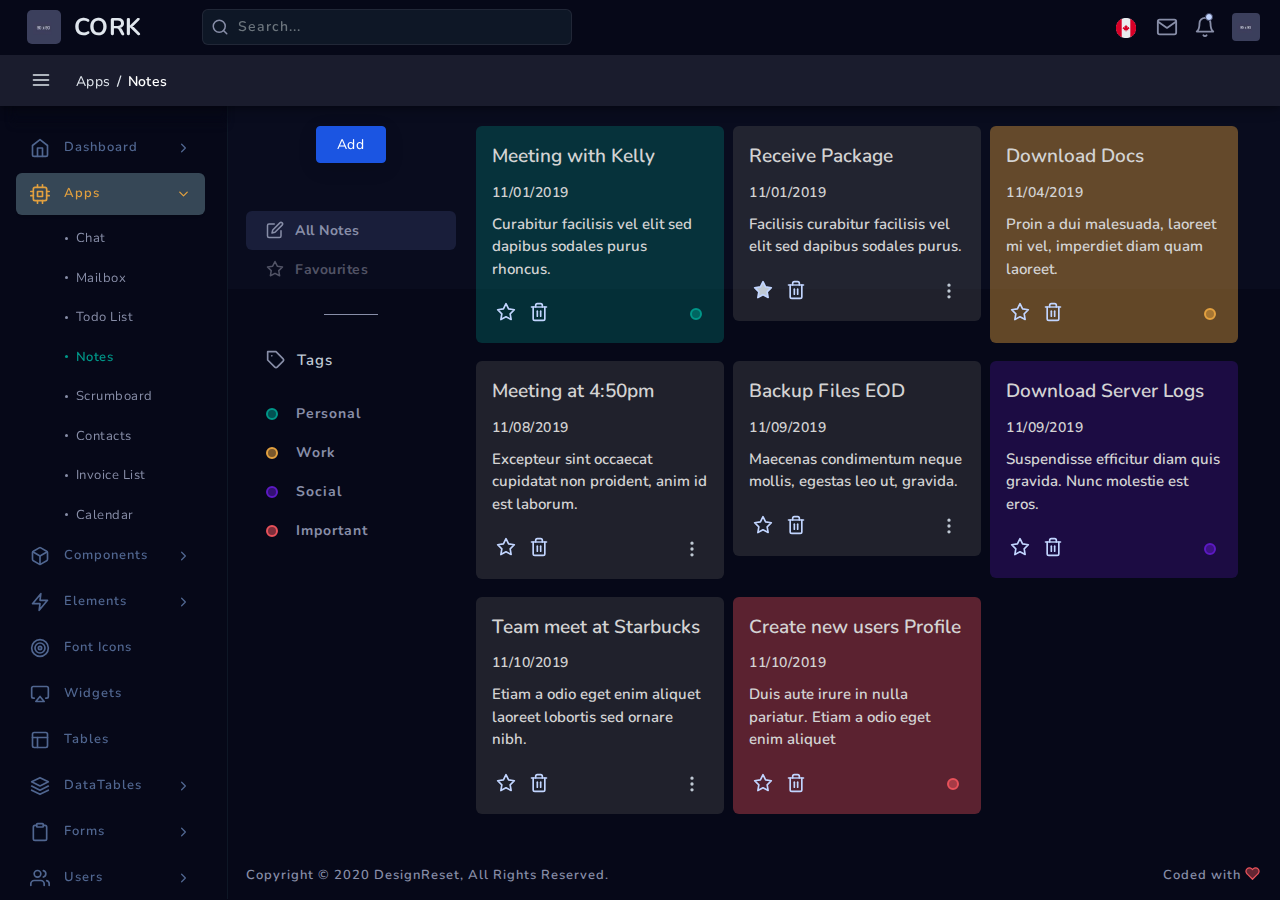
<file: apps_notes.html>
<!DOCTYPE html>
<html lang="en">
<head>
    <meta charset="utf-8">
    <meta http-equiv="X-UA-Compatible" content="IE=edge">
    <meta name="viewport" content="width=device-width, initial-scale=1, maximum-scale=1, shrink-to-fit=no">
    <title>Notes | CORK - Multipurpose Bootstrap Dashboard Template </title>
    <link rel="icon" type="image/x-icon" href="assets/img/favicon.ico"/>
    <!-- BEGIN GLOBAL MANDATORY STYLES -->
    <link href="https://fonts.googleapis.com/css?family=Nunito:400,600,700" rel="stylesheet">
    <link href="bootstrap/css/bootstrap.min.css" rel="stylesheet" type="text/css" />
    <link href="assets/css/plugins.css" rel="stylesheet" type="text/css" />
    <!-- END GLOBAL MANDATORY STYLES -->

    <!-- BEGIN PAGE LEVEL STYLES -->
    <link href="assets/css/apps/notes.css" rel="stylesheet" type="text/css" />
    <link href="assets/css/forms/theme-checkbox-radio.css" rel="stylesheet" type="text/css" />
    <!-- END PAGE LEVEL STYLES -->
</head>
<body>
    
    <!--  BEGIN NAVBAR  -->
    <div class="header-container fixed-top">
        <header class="header navbar navbar-expand-sm">

            <ul class="navbar-item theme-brand flex-row  text-center">
                <li class="nav-item theme-logo">
                    <a href="index.html">
                        <img src="assets/img/90x90.jpg" class="navbar-logo" alt="logo">
                    </a>
                </li>
                <li class="nav-item theme-text">
                    <a href="index.html" class="nav-link"> CORK </a>
                </li>
            </ul>

            <ul class="navbar-item flex-row ml-md-0 ml-auto">
                <li class="nav-item align-self-center search-animated">
                    <svg xmlns="http://www.w3.org/2000/svg" width="24" height="24" viewBox="0 0 24 24" fill="none" stroke="currentColor" stroke-width="2" stroke-linecap="round" stroke-linejoin="round" class="feather feather-search toggle-search"><circle cx="11" cy="11" r="8"></circle><line x1="21" y1="21" x2="16.65" y2="16.65"></line></svg>
                    <form class="form-inline search-full form-inline search" role="search">
                        <div class="search-bar">
                            <input type="text" class="form-control search-form-control  ml-lg-auto" placeholder="Search...">
                        </div>
                    </form>
                </li>
            </ul>

            <ul class="navbar-item flex-row ml-md-auto">

                <li class="nav-item dropdown language-dropdown">
                    <a href="javascript:void(0);" class="nav-link dropdown-toggle" id="language-dropdown" data-toggle="dropdown" aria-haspopup="true" aria-expanded="false">
                        <img src="assets/img/ca.png" class="flag-width" alt="flag">
                    </a>
                    <div class="dropdown-menu position-absolute" aria-labelledby="language-dropdown">
                        <a class="dropdown-item d-flex" href="javascript:void(0);"><img src="assets/img/de.png" class="flag-width" alt="flag"> <span class="align-self-center">&nbsp;German</span></a>
                        <a class="dropdown-item d-flex" href="javascript:void(0);"><img src="assets/img/jp.png" class="flag-width" alt="flag"> <span class="align-self-center">&nbsp;Japanese</span></a>
                        <a class="dropdown-item d-flex" href="javascript:void(0);"><img src="assets/img/fr.png" class="flag-width" alt="flag"> <span class="align-self-center">&nbsp;French</span></a>
                        <a class="dropdown-item d-flex" href="javascript:void(0);"><img src="assets/img/ca.png" class="flag-width" alt="flag"> <span class="align-self-center">&nbsp;English</span></a>
                    </div>
                </li>

                <li class="nav-item dropdown message-dropdown">
                    <a href="javascript:void(0);" class="nav-link dropdown-toggle" id="messageDropdown" data-toggle="dropdown" aria-haspopup="true" aria-expanded="false">
                        <svg xmlns="http://www.w3.org/2000/svg" width="24" height="24" viewBox="0 0 24 24" fill="none" stroke="currentColor" stroke-width="2" stroke-linecap="round" stroke-linejoin="round" class="feather feather-mail"><path d="M4 4h16c1.1 0 2 .9 2 2v12c0 1.1-.9 2-2 2H4c-1.1 0-2-.9-2-2V6c0-1.1.9-2 2-2z"></path><polyline points="22,6 12,13 2,6"></polyline></svg>
                    </a>
                    <div class="dropdown-menu p-0 position-absolute" aria-labelledby="messageDropdown">
                        <div class="">
                            <a class="dropdown-item">
                                <div class="">

                                    <div class="media">
                                        <div class="user-img">
                                            <img class="usr-img rounded-circle" src="assets/img/90x90.jpg" alt="profile">
                                        </div>
                                        <div class="media-body">
                                            <div class="">
                                                <h5 class="usr-name">Kara Young</h5>
                                                <p class="msg-title">ACCOUNT UPDATE</p>
                                            </div>
                                        </div>
                                    </div>

                                </div>
                            </a>
                            <a class="dropdown-item">
                                <div class="">

                                    <div class="media">
                                        <div class="user-img">
                                            <img class="usr-img rounded-circle" src="assets/img/90x90.jpg" alt="profile">
                                        </div>
                                        <div class="media-body">
                                            <div class="">
                                                <h5 class="usr-name">Daisy Anderson</h5>
                                                <p class="msg-title">ACCOUNT UPDATE</p>
                                            </div>
                                        </div>
                                    </div>
                                    
                                </div>
                            </a>
                            <a class="dropdown-item">
                                <div class="">

                                    <div class="media">
                                        <div class="user-img">
                                            <img class="usr-img rounded-circle" src="assets/img/90x90.jpg" alt="profile">
                                        </div>
                                        <div class="media-body">
                                            <div class="">
                                                <h5 class="usr-name">Oscar Garner</h5>
                                                <p class="msg-title">ACCOUNT UPDATE</p>
                                            </div>
                                        </div>
                                    </div>
                                    
                                </div>
                            </a>
                        </div>
                    </div>
                </li>

                <li class="nav-item dropdown notification-dropdown">
                    <a href="javascript:void(0);" class="nav-link dropdown-toggle" id="notificationDropdown" data-toggle="dropdown" aria-haspopup="true" aria-expanded="false">
                        <svg xmlns="http://www.w3.org/2000/svg" width="24" height="24" viewBox="0 0 24 24" fill="none" stroke="currentColor" stroke-width="2" stroke-linecap="round" stroke-linejoin="round" class="feather feather-bell"><path d="M18 8A6 6 0 0 0 6 8c0 7-3 9-3 9h18s-3-2-3-9"></path><path d="M13.73 21a2 2 0 0 1-3.46 0"></path></svg><span class="badge badge-success"></span>
                    </a>
                    <div class="dropdown-menu position-absolute" aria-labelledby="notificationDropdown">
                        <div class="notification-scroll">

                            <div class="dropdown-item">
                                <div class="media">
                                    <svg xmlns="http://www.w3.org/2000/svg" width="24" height="24" viewBox="0 0 24 24" fill="none" stroke="currentColor" stroke-width="2" stroke-linecap="round" stroke-linejoin="round" class="feather feather-heart"><path d="M20.84 4.61a5.5 5.5 0 0 0-7.78 0L12 5.67l-1.06-1.06a5.5 5.5 0 0 0-7.78 7.78l1.06 1.06L12 21.23l7.78-7.78 1.06-1.06a5.5 5.5 0 0 0 0-7.78z"></path></svg>
                                    <div class="media-body">
                                        <div class="notification-para"><span class="user-name">Shaun Park</span> likes your photo.</div>
                                    </div>
                                </div>
                            </div>

                            <div class="dropdown-item">
                                <div class="media">
                                    <svg xmlns="http://www.w3.org/2000/svg" width="24" height="24" viewBox="0 0 24 24" fill="none" stroke="currentColor" stroke-width="2" stroke-linecap="round" stroke-linejoin="round" class="feather feather-share-2"><circle cx="18" cy="5" r="3"></circle><circle cx="6" cy="12" r="3"></circle><circle cx="18" cy="19" r="3"></circle><line x1="8.59" y1="13.51" x2="15.42" y2="17.49"></line><line x1="15.41" y1="6.51" x2="8.59" y2="10.49"></line></svg>
                                    <div class="media-body">
                                        <div class="notification-para"><span class="user-name">Kelly Young</span> shared your post</div>
                                    </div>
                                </div>
                            </div>

                            <div class="dropdown-item">
                                <div class="media">
                                    <svg xmlns="http://www.w3.org/2000/svg" width="24" height="24" viewBox="0 0 24 24" fill="none" stroke="currentColor" stroke-width="2" stroke-linecap="round" stroke-linejoin="round" class="feather feather-tag"><path d="M20.59 13.41l-7.17 7.17a2 2 0 0 1-2.83 0L2 12V2h10l8.59 8.59a2 2 0 0 1 0 2.82z"></path><line x1="7" y1="7" x2="7" y2="7"></line></svg>
                                    <div class="media-body">
                                        <div class="notification-para"><span class="user-name">Kelly Young</span> mentioned you in comment.</div>
                                    </div>
                                </div>
                            </div>
                        </div>
                    </div>
                </li>

                <li class="nav-item dropdown user-profile-dropdown">
                    <a href="javascript:void(0);" class="nav-link dropdown-toggle user" id="userProfileDropdown" data-toggle="dropdown" aria-haspopup="true" aria-expanded="true">
                        <img src="assets/img/90x90.jpg" alt="avatar">
                    </a>
                    <div class="dropdown-menu position-absolute" aria-labelledby="userProfileDropdown">
                        <div class="">
                            <div class="dropdown-item">
                                <a href="user_profile.html"><svg xmlns="http://www.w3.org/2000/svg" width="24" height="24" viewBox="0 0 24 24" fill="none" stroke="currentColor" stroke-width="2" stroke-linecap="round" stroke-linejoin="round" class="feather feather-user"><path d="M20 21v-2a4 4 0 0 0-4-4H8a4 4 0 0 0-4 4v2"></path><circle cx="12" cy="7" r="4"></circle></svg> My Profile</a>
                            </div>
                            <div class="dropdown-item">
                                <a href="apps_mailbox.html"><svg xmlns="http://www.w3.org/2000/svg" width="24" height="24" viewBox="0 0 24 24" fill="none" stroke="currentColor" stroke-width="2" stroke-linecap="round" stroke-linejoin="round" class="feather feather-inbox"><polyline points="22 12 16 12 14 15 10 15 8 12 2 12"></polyline><path d="M5.45 5.11L2 12v6a2 2 0 0 0 2 2h16a2 2 0 0 0 2-2v-6l-3.45-6.89A2 2 0 0 0 16.76 4H7.24a2 2 0 0 0-1.79 1.11z"></path></svg> Inbox</a>
                            </div>
                            <div class="dropdown-item">
                                <a href="auth_lockscreen.html"><svg xmlns="http://www.w3.org/2000/svg" width="24" height="24" viewBox="0 0 24 24" fill="none" stroke="currentColor" stroke-width="2" stroke-linecap="round" stroke-linejoin="round" class="feather feather-lock"><rect x="3" y="11" width="18" height="11" rx="2" ry="2"></rect><path d="M7 11V7a5 5 0 0 1 10 0v4"></path></svg> Lock Screen</a>
                            </div>
                            <div class="dropdown-item">
                                <a href="auth_login.html"><svg xmlns="http://www.w3.org/2000/svg" width="24" height="24" viewBox="0 0 24 24" fill="none" stroke="currentColor" stroke-width="2" stroke-linecap="round" stroke-linejoin="round" class="feather feather-log-out"><path d="M9 21H5a2 2 0 0 1-2-2V5a2 2 0 0 1 2-2h4"></path><polyline points="16 17 21 12 16 7"></polyline><line x1="21" y1="12" x2="9" y2="12"></line></svg> Sign Out</a>
                            </div>
                        </div>
                    </div>
                </li>

            </ul>
        </header>
    </div>
    <!--  END NAVBAR  -->

    <!--  BEGIN NAVBAR  -->
    <div class="sub-header-container">
        <header class="header navbar navbar-expand-sm">
            <a href="javascript:void(0);" class="sidebarCollapse" data-placement="bottom"><svg xmlns="http://www.w3.org/2000/svg" width="24" height="24" viewBox="0 0 24 24" fill="none" stroke="currentColor" stroke-width="2" stroke-linecap="round" stroke-linejoin="round" class="feather feather-menu"><line x1="3" y1="12" x2="21" y2="12"></line><line x1="3" y1="6" x2="21" y2="6"></line><line x1="3" y1="18" x2="21" y2="18"></line></svg></a>

            <ul class="navbar-nav flex-row">
                <li>
                    <div class="page-header">

                        <nav class="breadcrumb-one" aria-label="breadcrumb">
                            <ol class="breadcrumb">
                                <li class="breadcrumb-item"><a href="javascript:void(0);">Apps</a></li>
                                <li class="breadcrumb-item active" aria-current="page"><span>Notes</span></li>
                            </ol>
                        </nav>

                    </div>
                </li>
            </ul>
        </header>
    </div>
    <!--  END NAVBAR  -->

    <!--  BEGIN MAIN CONTAINER  -->
    <div class="main-container" id="container">

        <div class="overlay"></div>
        <div class="search-overlay"></div>

        <!--  BEGIN SIDEBAR  -->
        <div class="sidebar-wrapper sidebar-theme">
            
            <nav id="sidebar">
                <div class="shadow-bottom"></div>

                <ul class="list-unstyled menu-categories" id="accordionExample">
                    <li class="menu">
                        <a href="#dashboard" data-toggle="collapse" aria-expanded="false" class="dropdown-toggle">
                            <div class="">
                                <svg xmlns="http://www.w3.org/2000/svg" width="24" height="24" viewBox="0 0 24 24" fill="none" stroke="currentColor" stroke-width="2" stroke-linecap="round" stroke-linejoin="round" class="feather feather-home"><path d="M3 9l9-7 9 7v11a2 2 0 0 1-2 2H5a2 2 0 0 1-2-2z"></path><polyline points="9 22 9 12 15 12 15 22"></polyline></svg>
                                <span>Dashboard</span>
                            </div>
                            <div>
                                <svg xmlns="http://www.w3.org/2000/svg" width="24" height="24" viewBox="0 0 24 24" fill="none" stroke="currentColor" stroke-width="2" stroke-linecap="round" stroke-linejoin="round" class="feather feather-chevron-right"><polyline points="9 18 15 12 9 6"></polyline></svg>
                            </div>
                        </a>
                        <ul class="collapse submenu list-unstyled" id="dashboard" data-parent="#accordionExample">
                            <li>
                                <a href="index.html"> Sales </a>
                            </li>
                            <li>
                                <a href="index2.html"> Analytics </a>
                            </li>
                        </ul>
                    </li>

                    <li class="menu">
                        <a href="#app" data-toggle="collapse" data-active="true" aria-expanded="true" class="dropdown-toggle">
                            <div class="">
                                <svg xmlns="http://www.w3.org/2000/svg" width="24" height="24" viewBox="0 0 24 24" fill="none" stroke="currentColor" stroke-width="2" stroke-linecap="round" stroke-linejoin="round" class="feather feather-cpu"><rect x="4" y="4" width="16" height="16" rx="2" ry="2"></rect><rect x="9" y="9" width="6" height="6"></rect><line x1="9" y1="1" x2="9" y2="4"></line><line x1="15" y1="1" x2="15" y2="4"></line><line x1="9" y1="20" x2="9" y2="23"></line><line x1="15" y1="20" x2="15" y2="23"></line><line x1="20" y1="9" x2="23" y2="9"></line><line x1="20" y1="14" x2="23" y2="14"></line><line x1="1" y1="9" x2="4" y2="9"></line><line x1="1" y1="14" x2="4" y2="14"></line></svg>
                                <span>Apps</span>
                            </div>
                            <div>
                                <svg xmlns="http://www.w3.org/2000/svg" width="24" height="24" viewBox="0 0 24 24" fill="none" stroke="currentColor" stroke-width="2" stroke-linecap="round" stroke-linejoin="round" class="feather feather-chevron-right"><polyline points="9 18 15 12 9 6"></polyline></svg>
                            </div>
                        </a>
                        <ul class="collapse submenu list-unstyled show" id="app" data-parent="#accordionExample">
                            <li>
                                <a href="apps_chat.html"> Chat </a>
                            </li>
                            <li>
                                <a href="apps_mailbox.html"> Mailbox  </a>
                            </li>
                            <li>
                                <a href="apps_todoList.html"> Todo List </a>
                            </li>                            
                            <li class="active">
                                <a href="apps_notes.html"> Notes </a>
                            </li>
                            <li>
                                <a href="apps_scrumboard.html">Scrumboard</a>
                            </li>
                            <li>
                                <a href="apps_contacts.html"> Contacts </a>
                            </li>
                            <li>
                                <a href="apps_invoice.html"> Invoice List </a>
                            </li>
                            <li>
                                <a href="apps_calendar.html"> Calendar </a>
                            </li>
                        </ul>
                    </li>

                    <li class="menu">
                        <a href="#components" data-toggle="collapse" aria-expanded="false" class="dropdown-toggle">
                            <div class="">
                                <svg xmlns="http://www.w3.org/2000/svg" width="24" height="24" viewBox="0 0 24 24" fill="none" stroke="currentColor" stroke-width="2" stroke-linecap="round" stroke-linejoin="round" class="feather feather-box"><path d="M21 16V8a2 2 0 0 0-1-1.73l-7-4a2 2 0 0 0-2 0l-7 4A2 2 0 0 0 3 8v8a2 2 0 0 0 1 1.73l7 4a2 2 0 0 0 2 0l7-4A2 2 0 0 0 21 16z"></path><polyline points="3.27 6.96 12 12.01 20.73 6.96"></polyline><line x1="12" y1="22.08" x2="12" y2="12"></line></svg>
                                <span>Components</span>
                            </div>
                            <div>
                                <svg xmlns="http://www.w3.org/2000/svg" width="24" height="24" viewBox="0 0 24 24" fill="none" stroke="currentColor" stroke-width="2" stroke-linecap="round" stroke-linejoin="round" class="feather feather-chevron-right"><polyline points="9 18 15 12 9 6"></polyline></svg>
                            </div>
                        </a>
                        <ul class="collapse submenu list-unstyled" id="components" data-parent="#accordionExample">
                            <li>
                                <a href="component_tabs.html"> Tabs </a>
                            </li>
                            <li>
                                <a href="component_accordion.html"> Accordions  </a>
                            </li>
                            <li>
                                <a href="component_modal.html"> Modals </a>
                            </li>                            
                            <li>
                                <a href="component_cards.html"> Cards </a>
                            </li>
                            <li>
                                <a href="component_bootstrap_carousel.html">Carousel</a>
                            </li>
                            <li>
                                <a href="component_blockui.html"> Block UI </a>
                            </li>
                            <li>
                                <a href="component_countdown.html"> Countdown </a>
                            </li>
                            <li>
                                <a href="component_counter.html"> Counter </a>
                            </li>
                            <li>
                                <a href="component_sweetalert.html"> Sweet Alerts </a>
                            </li>
                            <li>
                                <a href="component_timeline.html"> Timeline </a>
                            </li>
                            <li>
                                <a href="component_snackbar.html"> Notifications </a>
                            </li>
                            <li>
                                <a href="component_session_timeout.html"> Session Timeout </a>
                            </li>
                            <li>
                                <a href="component_media_object.html"> Media Object </a>
                            </li>
                            <li>
                                <a href="component_list_group.html"> List Group </a>
                            </li>
                            <li>
                                <a href="component_pricing_table.html"> Pricing Tables </a>
                            </li>
                            <li>
                                <a href="component_lightbox.html"> Lightbox </a>
                            </li>
                        </ul>
                    </li>

                    <li class="menu">
                        <a href="#elements" data-toggle="collapse" aria-expanded="false" class="dropdown-toggle">
                            <div class="">
                                <svg xmlns="http://www.w3.org/2000/svg" width="24" height="24" viewBox="0 0 24 24" fill="none" stroke="currentColor" stroke-width="2" stroke-linecap="round" stroke-linejoin="round" class="feather feather-zap"><polygon points="13 2 3 14 12 14 11 22 21 10 12 10 13 2"></polygon></svg>
                                <span>Elements</span>
                            </div>
                            <div>
                                <svg xmlns="http://www.w3.org/2000/svg" width="24" height="24" viewBox="0 0 24 24" fill="none" stroke="currentColor" stroke-width="2" stroke-linecap="round" stroke-linejoin="round" class="feather feather-chevron-right"><polyline points="9 18 15 12 9 6"></polyline></svg>
                            </div>
                        </a>
                        <ul class="collapse submenu list-unstyled" id="elements" data-parent="#accordionExample">
                            <li>
                                <a href="element_alerts.html"> Alerts </a>
                            </li>
                            <li>
                                <a href="element_avatar.html"> Avatar </a>
                            </li>
                            <li>
                                <a href="element_badges.html"> Badges </a>
                            </li>
                            <li>
                                <a href="element_breadcrumbs.html"> Breadcrumbs </a>
                            </li>                            
                            <li>
                                <a href="element_buttons.html"> Buttons </a>
                            </li>
                            <li>
                                <a href="element_buttons_group.html"> Button Groups </a>
                            </li>
                            <li>
                                <a href="element_color_library.html"> Color Library </a>
                            </li>
                            <li>
                                <a href="element_dropdown.html"> Dropdown </a>
                            </li>
                            <li>
                                <a href="element_infobox.html"> Infobox </a>
                            </li>
                            <li>
                                <a href="element_jumbotron.html"> Jumbotron </a>
                            </li>
                            <li>
                                <a href="element_loader.html"> Loader </a>
                            </li>
                            <li>
                                <a href="element_pagination.html"> Pagination </a>
                            </li>
                            <li>
                                <a href="element_popovers.html"> Popovers </a>
                            </li>
                            <li>
                                <a href="element_progress_bar.html"> Progress Bar </a>
                            </li>
                            <li>
                                <a href="element_search.html"> Search </a>
                            </li>
                            <li>
                                <a href="element_tooltips.html"> Tooltips </a>
                            </li>
                            <li>
                                <a href="element_treeview.html"> Treeview </a>
                            </li>
                            <li>
                                <a href="element_typography.html"> Typography </a>
                            </li>
                        </ul>
                    </li>

                    <li class="menu">
                        <a href="fonticons.html" aria-expanded="false" class="dropdown-toggle">
                            <div class="">
                                <svg xmlns="http://www.w3.org/2000/svg" width="24" height="24" viewBox="0 0 24 24" fill="none" stroke="currentColor" stroke-width="2" stroke-linecap="round" stroke-linejoin="round" class="feather feather-target"><circle cx="12" cy="12" r="10"></circle><circle cx="12" cy="12" r="6"></circle><circle cx="12" cy="12" r="2"></circle></svg>
                                <span>Font Icons</span>
                            </div>
                        </a>
                    </li>

                    <li class="menu">
                        <a href="widgets.html" aria-expanded="false" class="dropdown-toggle">
                            <div class="">
                                <svg xmlns="http://www.w3.org/2000/svg" width="24" height="24" viewBox="0 0 24 24" fill="none" stroke="currentColor" stroke-width="2" stroke-linecap="round" stroke-linejoin="round" class="feather feather-airplay"><path d="M5 17H4a2 2 0 0 1-2-2V5a2 2 0 0 1 2-2h16a2 2 0 0 1 2 2v10a2 2 0 0 1-2 2h-1"></path><polygon points="12 15 17 21 7 21 12 15"></polygon></svg>
                                <span>Widgets</span>
                            </div>
                        </a>
                    </li>

                    <li class="menu">
                        <a href="table_basic.html" aria-expanded="false" class="dropdown-toggle">
                            <div class="">
                                <svg xmlns="http://www.w3.org/2000/svg" width="24" height="24" viewBox="0 0 24 24" fill="none" stroke="currentColor" stroke-width="2" stroke-linecap="round" stroke-linejoin="round" class="feather feather-layout"><rect x="3" y="3" width="18" height="18" rx="2" ry="2"></rect><line x1="3" y1="9" x2="21" y2="9"></line><line x1="9" y1="21" x2="9" y2="9"></line></svg>
                                <span>Tables</span>
                            </div>
                        </a>
                    </li>

                    <li class="menu">
                        <a href="#datatables" data-toggle="collapse" aria-expanded="false" class="dropdown-toggle">
                            <div class="">
                                <svg xmlns="http://www.w3.org/2000/svg" width="24" height="24" viewBox="0 0 24 24" fill="none" stroke="currentColor" stroke-width="2" stroke-linecap="round" stroke-linejoin="round" class="feather feather-layers"><polygon points="12 2 2 7 12 12 22 7 12 2"></polygon><polyline points="2 17 12 22 22 17"></polyline><polyline points="2 12 12 17 22 12"></polyline></svg>
                                <span>DataTables</span>
                            </div>
                            <div>
                                <svg xmlns="http://www.w3.org/2000/svg" width="24" height="24" viewBox="0 0 24 24" fill="none" stroke="currentColor" stroke-width="2" stroke-linecap="round" stroke-linejoin="round" class="feather feather-chevron-right"><polyline points="9 18 15 12 9 6"></polyline></svg>
                            </div>
                        </a>
                        <ul class="collapse submenu list-unstyled" id="datatables" data-parent="#accordionExample">
                            <li>
                                <a href="table_dt_basic.html"> Basic </a>
                            </li>
                            <li>
                                <a href="table_dt_basic-light.html"> Light </a>
                            </li>
                            <li>
                                <a href="table_dt_ordering_sorting.html"> Order Sorting </a>
                            </li>
                            <li>
                                <a href="table_dt_multi-column_ordering.html"> Multi-Column </a>
                            </li>
                            <li>
                                <a href="table_dt_multiple_tables.html"> Multiple Tables</a>
                            </li>
                            <li>
                                <a href="table_dt_alternative_pagination.html"> Alt. Pagination</a>
                            </li>
                            <li>
                                <a href="table_dt_custom.html"> Custom </a>
                            </li>
                            <li>
                                <a href="table_dt_range_search.html"> Range Search </a>
                            </li>
                            <li>
                                <a href="table_dt_html5.html"> HTML5 Export </a>
                            </li>
                            <li>
                                <a href="table_dt_live_dom_ordering.html"> Live DOM ordering </a>
                            </li>
                            <li>
                                <a href="table_dt_miscellaneous.html"> Miscellaneous </a>
                            </li>
                        </ul>
                    </li>

                    <li class="menu">
                        <a href="#forms" data-toggle="collapse" aria-expanded="false" class="dropdown-toggle">
                            <div class="">
                                <svg xmlns="http://www.w3.org/2000/svg" width="24" height="24" viewBox="0 0 24 24" fill="none" stroke="currentColor" stroke-width="2" stroke-linecap="round" stroke-linejoin="round" class="feather feather-clipboard"><path d="M16 4h2a2 2 0 0 1 2 2v14a2 2 0 0 1-2 2H6a2 2 0 0 1-2-2V6a2 2 0 0 1 2-2h2"></path><rect x="8" y="2" width="8" height="4" rx="1" ry="1"></rect></svg>
                                <span>Forms</span>
                            </div>
                            <div>
                                <svg xmlns="http://www.w3.org/2000/svg" width="24" height="24" viewBox="0 0 24 24" fill="none" stroke="currentColor" stroke-width="2" stroke-linecap="round" stroke-linejoin="round" class="feather feather-chevron-right"><polyline points="9 18 15 12 9 6"></polyline></svg>
                            </div>
                        </a>
                        <ul class="collapse submenu list-unstyled" id="forms" data-parent="#accordionExample">
                            <li>
                                <a href="form_bootstrap_basic.html"> Basic </a>
                            </li>
                            <li>
                                <a href="form_input_group_basic.html"> Input Group </a>
                            </li>
                            <li>
                                <a href="form_layouts.html"> Layouts </a>
                            </li>
                            <li>
                                <a href="form_validation.html"> Validation </a>
                            </li>
                            <li>
                                <a href="form_input_mask.html"> Input Mask </a>
                            </li>
                            <li>
                                <a href="form_bootstrap_select.html"> Bootstrap Select </a>
                            </li>
                            <li>
                                <a href="form_select2.html"> Select2 </a>
                            </li>
                            <li>
                                <a href="form_bootstrap_touchspin.html"> TouchSpin </a>
                            </li>
                            <li>
                                <a href="form_maxlength.html"> Maxlength </a>
                            </li>                          
                            <li>
                                <a href="form_checkbox_radio.html"> Checkbox &amp; Radio </a>
                            </li>                            
                            <li>
                                <a href="form_switches.html"> Switches </a>
                            </li>
                            <li>
                                <a href="form_wizard.html"> Wizards </a>
                            </li>
                            <li>
                                <a href="form_fileupload.html"> File Upload </a>
                            </li>
                            <li>
                                <a href="form_quill.html"> Quill Editor </a>
                            </li>
                            <li>
                                <a href="form_markdown.html"> Markdown Editor </a>
                            </li>
                            <li>
                                <a href="form_date_range_picker.html"> Date &amp; Range Picker </a>
                            </li>
                            <li>
                                <a href="form_clipboard.html"> Clipboard </a>
                            </li>
                            <li>
                                <a href="form_typeahead.html"> Typeahead </a>
                            </li>
                        </ul>
                    </li>
                    
                    <li class="menu">
                        <a href="#users" data-toggle="collapse" aria-expanded="false" class="dropdown-toggle">
                            <div class="">
                                <svg xmlns="http://www.w3.org/2000/svg" width="24" height="24" viewBox="0 0 24 24" fill="none" stroke="currentColor" stroke-width="2" stroke-linecap="round" stroke-linejoin="round" class="feather feather-users"><path d="M17 21v-2a4 4 0 0 0-4-4H5a4 4 0 0 0-4 4v2"></path><circle cx="9" cy="7" r="4"></circle><path d="M23 21v-2a4 4 0 0 0-3-3.87"></path><path d="M16 3.13a4 4 0 0 1 0 7.75"></path></svg>
                                <span>Users</span>
                            </div>
                            <div>
                                <svg xmlns="http://www.w3.org/2000/svg" width="24" height="24" viewBox="0 0 24 24" fill="none" stroke="currentColor" stroke-width="2" stroke-linecap="round" stroke-linejoin="round" class="feather feather-chevron-right"><polyline points="9 18 15 12 9 6"></polyline></svg>
                            </div>
                        </a>
                        <ul class="collapse submenu list-unstyled" id="users" data-parent="#accordionExample">
                            <li>
                                <a href="user_profile.html"> Profile </a>
                            </li>
                            <li>
                                <a href="user_account_setting.html"> Account Settings </a>
                            </li>
                        </ul>
                    </li>

                    <li class="menu">
                        <a href="#pages" data-toggle="collapse" aria-expanded="false" class="dropdown-toggle">
                            <div class="">
                                <svg xmlns="http://www.w3.org/2000/svg" width="24" height="24" viewBox="0 0 24 24" fill="none" stroke="currentColor" stroke-width="2" stroke-linecap="round" stroke-linejoin="round" class="feather feather-file"><path d="M13 2H6a2 2 0 0 0-2 2v16a2 2 0 0 0 2 2h12a2 2 0 0 0 2-2V9z"></path><polyline points="13 2 13 9 20 9"></polyline></svg>
                                <span>Pages</span>
                            </div>
                            <div>
                                <svg xmlns="http://www.w3.org/2000/svg" width="24" height="24" viewBox="0 0 24 24" fill="none" stroke="currentColor" stroke-width="2" stroke-linecap="round" stroke-linejoin="round" class="feather feather-chevron-right"><polyline points="9 18 15 12 9 6"></polyline></svg>
                            </div>
                        </a>
                        <ul class="collapse submenu list-unstyled" id="pages" data-parent="#accordionExample">
                            <li>
                                <a href="pages_helpdesk.html"> Helpdesk </a>
                            </li>
                            <li>
                                <a href="pages_contact_us.html"> Contact Form </a>
                            </li>
                            <li>
                                <a href="pages_faq.html"> FAQ </a>
                            </li>
                            <li>
                                <a href="pages_faq2.html"> FAQ 2 </a>
                            </li>
                            <li>
                                <a href="pages_privacy.html"> Privacy Policy </a>
                            </li>
                            <li>
                                <a href="pages_coming_soon.html"> Coming Soon </a>
                            </li>
                            <li>
                                <a href="#pages-error" data-toggle="collapse" aria-expanded="false" class="dropdown-toggle"> Error <svg xmlns="http://www.w3.org/2000/svg" width="24" height="24" viewBox="0 0 24 24" fill="none" stroke="currentColor" stroke-width="2" stroke-linecap="round" stroke-linejoin="round" class="feather feather-chevron-right"><polyline points="9 18 15 12 9 6"></polyline></svg> </a>
                                <ul class="collapse list-unstyled sub-submenu" id="pages-error" data-parent="#pages"> 
                                    <li>
                                        <a href="pages_error404.html"> 404 </a>
                                    </li>
                                    <li>
                                        <a href="pages_error500.html"> 500 </a>
                                    </li>
                                    <li>
                                        <a href="pages_error503.html"> 503 </a>
                                    </li>
                                    <li>
                                        <a href="pages_maintenence.html"> Maintanence </a>
                                    </li>
                                </ul>
                            </li>
                        </ul>
                    </li>

                    <li class="menu">
                        <a href="#authentication" data-toggle="collapse" aria-expanded="false" class="dropdown-toggle">
                            <div class="">
                                <svg xmlns="http://www.w3.org/2000/svg" width="24" height="24" viewBox="0 0 24 24" fill="none" stroke="currentColor" stroke-width="2" stroke-linecap="round" stroke-linejoin="round" class="feather feather-lock"><rect x="3" y="11" width="18" height="11" rx="2" ry="2"></rect><path d="M7 11V7a5 5 0 0 1 10 0v4"></path></svg>
                                <span>Authentication</span>
                            </div>
                            <div>
                                <svg xmlns="http://www.w3.org/2000/svg" width="24" height="24" viewBox="0 0 24 24" fill="none" stroke="currentColor" stroke-width="2" stroke-linecap="round" stroke-linejoin="round" class="feather feather-chevron-right"><polyline points="9 18 15 12 9 6"></polyline></svg>
                            </div>
                        </a>
                        <ul class="collapse submenu list-unstyled" id="authentication" data-parent="#accordionExample">
                            <li>
                                <a href="auth_login_boxed.html"> Login Boxed </a>
                            </li>
                            <li>
                                <a href="auth_register_boxed.html"> Register Boxed </a>
                            </li>
                            <li>
                                <a href="auth_lockscreen_boxed.html"> Unlock Boxed </a>
                            </li>
                            <li>
                                <a href="auth_pass_recovery_boxed.html"> Recover ID Boxed </a>
                            </li>
                            <li>
                                <a href="auth_login.html"> Login Cover </a>
                            </li>
                            <li>
                                <a href="auth_register.html"> Register Cover </a>
                            </li>
                            <li>
                                <a href="auth_lockscreen.html"> Unlock Cover </a>
                            </li>
                            <li>
                                <a href="auth_pass_recovery.html"> Recover ID Cover </a>
                            </li>
                        </ul>
                    </li>

                    <li class="menu">
                        <a href="dragndrop_dragula.html" aria-expanded="false" class="dropdown-toggle">
                            <div class="">
                                <svg xmlns="http://www.w3.org/2000/svg" width="24" height="24" viewBox="0 0 24 24" fill="none" stroke="currentColor" stroke-width="2" stroke-linecap="round" stroke-linejoin="round" class="feather feather-move"><polyline points="5 9 2 12 5 15"></polyline><polyline points="9 5 12 2 15 5"></polyline><polyline points="15 19 12 22 9 19"></polyline><polyline points="19 9 22 12 19 15"></polyline><line x1="2" y1="12" x2="22" y2="12"></line><line x1="12" y1="2" x2="12" y2="22"></line></svg>
                                <span>Drag and Drop</span>
                            </div>
                        </a>
                    </li>

                    <li class="menu">
                        <a href="map_jvector.html" aria-expanded="false" class="dropdown-toggle">
                            <div class="">
                                <svg xmlns="http://www.w3.org/2000/svg" width="24" height="24" viewBox="0 0 24 24" fill="none" stroke="currentColor" stroke-width="2" stroke-linecap="round" stroke-linejoin="round" class="feather feather-map"><polygon points="1 6 1 22 8 18 16 22 23 18 23 2 16 6 8 2 1 6"></polygon><line x1="8" y1="2" x2="8" y2="18"></line><line x1="16" y1="6" x2="16" y2="22"></line></svg>
                                <span>Maps</span>
                            </div>
                        </a>
                    </li>

                    <li class="menu">
                        <a href="charts_apex.html" aria-expanded="false" class="dropdown-toggle">
                            <div class="">
                                <svg xmlns="http://www.w3.org/2000/svg" width="24" height="24" viewBox="0 0 24 24" fill="none" stroke="currentColor" stroke-width="2" stroke-linecap="round" stroke-linejoin="round" class="feather feather-pie-chart"><path d="M21.21 15.89A10 10 0 1 1 8 2.83"></path><path d="M22 12A10 10 0 0 0 12 2v10z"></path></svg>
                                <span>Charts</span>
                            </div>
                        </a>
                    </li>

                    <li class="menu">
                        <a href="#starter-kit" data-toggle="collapse" aria-expanded="false" class="dropdown-toggle">
                            <div class="">
                                <svg xmlns="http://www.w3.org/2000/svg" width="24" height="24" viewBox="0 0 24 24" fill="none" stroke="currentColor" stroke-width="2" stroke-linecap="round" stroke-linejoin="round" class="feather feather-terminal"><polyline points="4 17 10 11 4 5"></polyline><line x1="12" y1="19" x2="20" y2="19"></line></svg>
                                <span>Starter Kit</span>
                            </div>
                            <div>
                                <svg xmlns="http://www.w3.org/2000/svg" width="24" height="24" viewBox="0 0 24 24" fill="none" stroke="currentColor" stroke-width="2" stroke-linecap="round" stroke-linejoin="round" class="feather feather-chevron-right"><polyline points="9 18 15 12 9 6"></polyline></svg>
                            </div>
                        </a>
                        <ul class="collapse submenu list-unstyled" id="starter-kit" data-parent="#accordionExample">
                            <li>
                                <a href="starter_kit_blank_page.html"> Blank Page </a>
                            </li>
                            <li>
                                <a href="starter_kit_breadcrumbs.html"> Breadcrumbs </a>
                            </li>
                            <li>
                                <a href="starter_kit_boxed.html"> Boxed </a>
                            </li>
                            <li>
                                <a href="starter_kit_alt_menu.html"> Alternate Menu </a>
                            </li>
                        </ul>
                    </li>

                    <li class="menu">
                        <a href="../../documentation/index.html" aria-expanded="false" class="dropdown-toggle">
                            <div class="">
                                <svg xmlns="http://www.w3.org/2000/svg" width="24" height="24" viewBox="0 0 24 24" fill="none" stroke="currentColor" stroke-width="2" stroke-linecap="round" stroke-linejoin="round" class="feather feather-book"><path d="M4 19.5A2.5 2.5 0 0 1 6.5 17H20"></path><path d="M6.5 2H20v20H6.5A2.5 2.5 0 0 1 4 19.5v-15A2.5 2.5 0 0 1 6.5 2z"></path></svg>
                                <span>Documentation</span>
                            </div>
                        </a>
                    </li>
                    
                </ul>
                
            </nav>

        </div>
        <!--  END SIDEBAR  -->
        
        <!--  BEGIN CONTENT AREA  -->
        <div id="content" class="main-content">
            <div class="layout-px-spacing">
                
                <div class="row app-notes layout-top-spacing" id="cancel-row">
                    <div class="col-lg-12">
                        <div class="app-hamburger-container">
                            <div class="hamburger"><svg xmlns="http://www.w3.org/2000/svg" width="24" height="24" viewBox="0 0 24 24" fill="none" stroke="currentColor" stroke-width="2" stroke-linecap="round" stroke-linejoin="round" class="feather feather-menu chat-menu d-xl-none"><line x1="3" y1="12" x2="21" y2="12"></line><line x1="3" y1="6" x2="21" y2="6"></line><line x1="3" y1="18" x2="21" y2="18"></line></svg></div>
                        </div>

                        <div class="app-container">
                            
                            <div class="app-note-container">

                                <div class="app-note-overlay"></div>

                                <div class="tab-title">
                                    <div class="row">
                                        <div class="col-md-12 col-sm-12 col-12 text-center">
                                            <a id="btn-add-notes" class="btn btn-primary" href="javascript:void(0);">Add</a>
                                        </div>
                                        <div class="col-md-12 col-sm-12 col-12 mt-5">
                                            <ul class="nav nav-pills d-block" id="pills-tab3" role="tablist">
                                                <li class="nav-item">
                                                    <a class="nav-link list-actions active" id="all-notes"><svg xmlns="http://www.w3.org/2000/svg" width="24" height="24" viewBox="0 0 24 24" fill="none" stroke="currentColor" stroke-width="2" stroke-linecap="round" stroke-linejoin="round" class="feather feather-edit"><path d="M11 4H4a2 2 0 0 0-2 2v14a2 2 0 0 0 2 2h14a2 2 0 0 0 2-2v-7"></path><path d="M18.5 2.5a2.121 2.121 0 0 1 3 3L12 15l-4 1 1-4 9.5-9.5z"></path></svg> All Notes</a>
                                                </li>
                                                <li class="nav-item">
                                                    <a class="nav-link list-actions" id="note-fav"><svg xmlns="http://www.w3.org/2000/svg" width="24" height="24" viewBox="0 0 24 24" fill="none" stroke="currentColor" stroke-width="2" stroke-linecap="round" stroke-linejoin="round" class="feather feather-star"><polygon points="12 2 15.09 8.26 22 9.27 17 14.14 18.18 21.02 12 17.77 5.82 21.02 7 14.14 2 9.27 8.91 8.26 12 2"></polygon></svg> Favourites</a>
                                                </li>
                                            </ul>

                                            <hr/>

                                            <p class="group-section"><svg xmlns="http://www.w3.org/2000/svg" width="24" height="24" viewBox="0 0 24 24" fill="none" stroke="currentColor" stroke-width="2" stroke-linecap="round" stroke-linejoin="round" class="feather feather-tag"><path d="M20.59 13.41l-7.17 7.17a2 2 0 0 1-2.83 0L2 12V2h10l8.59 8.59a2 2 0 0 1 0 2.82z"></path><line x1="7" y1="7" x2="7" y2="7"></line></svg> Tags</p>

                                            <ul class="nav nav-pills d-block group-list" id="pills-tab" role="tablist">
                                                <li class="nav-item">
                                                    <a class="nav-link list-actions g-dot-primary" id="note-personal">Personal</a>
                                                </li>
                                                <li class="nav-item">
                                                    <a class="nav-link list-actions g-dot-warning" id="note-work">Work</a>
                                                </li>
                                                <li class="nav-item">
                                                    <a class="nav-link list-actions g-dot-success" id="note-social">Social</a>
                                                </li>
                                                <li class="nav-item">
                                                    <a class="nav-link list-actions g-dot-danger" id="note-important">Important</a>
                                                </li>
                                            </ul>
                                        </div>
                                    </div>
                                </div>


                                <div id="ct" class="note-container note-grid">
                                    
                                    <div class="note-item all-notes note-personal">
                                        <div class="note-inner-content">
                                            <div class="note-content">
                                                <p class="note-title" data-noteTitle="Meeting with Kelly">Meeting with Kelly</p>
                                                <p class="meta-time">11/01/2019</p>
                                                <div class="note-description-content">
                                                    <p class="note-description" data-noteDescription="Curabitur facilisis vel elit sed dapibus sodales purus rhoncus.">Curabitur facilisis vel elit sed dapibus sodales purus rhoncus.</p>
                                                </div>
                                            </div>
                                            <div class="note-action">
                                                <svg xmlns="http://www.w3.org/2000/svg" width="24" height="24" viewBox="0 0 24 24" fill="none" stroke="currentColor" stroke-width="2" stroke-linecap="round" stroke-linejoin="round" class="feather feather-star fav-note"><polygon points="12 2 15.09 8.26 22 9.27 17 14.14 18.18 21.02 12 17.77 5.82 21.02 7 14.14 2 9.27 8.91 8.26 12 2"></polygon></svg>
                                                <svg xmlns="http://www.w3.org/2000/svg" width="24" height="24" viewBox="0 0 24 24" fill="none" stroke="currentColor" stroke-width="2" stroke-linecap="round" stroke-linejoin="round" class="feather feather-trash-2 delete-note"><polyline points="3 6 5 6 21 6"></polyline><path d="M19 6v14a2 2 0 0 1-2 2H7a2 2 0 0 1-2-2V6m3 0V4a2 2 0 0 1 2-2h4a2 2 0 0 1 2 2v2"></path><line x1="10" y1="11" x2="10" y2="17"></line><line x1="14" y1="11" x2="14" y2="17"></line></svg>
                                            </div>
                                            <div class="note-footer">
                                                <div class="tags-selector btn-group">
                                                    <a class="nav-link dropdown-toggle d-icon label-group" data-toggle="dropdown" href="#" role="button" aria-haspopup="true" aria-expanded="true">
                                                        <div class="tags">
                                                            <div class="g-dot-personal"></div>
                                                            <div class="g-dot-work"></div>
                                                            <div class="g-dot-social"></div>
                                                            <div class="g-dot-important"></div>
                                                            <svg xmlns="http://www.w3.org/2000/svg" width="24" height="24" viewBox="0 0 24 24" fill="none" stroke="currentColor" stroke-width="2" stroke-linecap="round" stroke-linejoin="round" class="feather feather-more-vertical"><circle cx="12" cy="12" r="1"></circle><circle cx="12" cy="5" r="1"></circle><circle cx="12" cy="19" r="1"></circle></svg>
                                                        </div>
                                                    </a>
                                                    <div class="dropdown-menu dropdown-menu-right d-icon-menu">
                                                        <a class="note-personal label-group-item label-personal dropdown-item position-relative g-dot-personal" href="javascript:void(0);"> Personal</a>
                                                        <a class="note-work label-group-item label-work dropdown-item position-relative g-dot-work" href="javascript:void(0);"> Work</a>
                                                        <a class="note-social label-group-item label-social dropdown-item position-relative g-dot-social" href="javascript:void(0);"> Social</a>
                                                        <a class="note-important label-group-item label-important dropdown-item position-relative g-dot-important" href="javascript:void(0);"> Important</a>
                                                    </div>
                                                </div>
                                            </div>
                                        </div>
                                    </div>

                                    <div class="note-item all-notes note-fav">
                                        <div class="note-inner-content">
                                            <div class="note-content">
                                                <p class="note-title" data-noteTitle="Receive Package">Receive Package</p>
                                                <p class="meta-time">11/01/2019</p>
                                                <div class="note-description-content">
                                                    <p class="note-description" data-noteDescription="Curabitur facilisis vel elit sed dapibus sodales purus.">Facilisis curabitur facilisis vel elit sed dapibus sodales purus.</p>
                                                </div>
                                            </div>
                                            <div class="note-action">
                                                <svg xmlns="http://www.w3.org/2000/svg" width="24" height="24" viewBox="0 0 24 24" fill="none" stroke="currentColor" stroke-width="2" stroke-linecap="round" stroke-linejoin="round" class="feather feather-star fav-note"><polygon points="12 2 15.09 8.26 22 9.27 17 14.14 18.18 21.02 12 17.77 5.82 21.02 7 14.14 2 9.27 8.91 8.26 12 2"></polygon></svg>
                                                <svg xmlns="http://www.w3.org/2000/svg" width="24" height="24" viewBox="0 0 24 24" fill="none" stroke="currentColor" stroke-width="2" stroke-linecap="round" stroke-linejoin="round" class="feather feather-trash-2 delete-note"><polyline points="3 6 5 6 21 6"></polyline><path d="M19 6v14a2 2 0 0 1-2 2H7a2 2 0 0 1-2-2V6m3 0V4a2 2 0 0 1 2-2h4a2 2 0 0 1 2 2v2"></path><line x1="10" y1="11" x2="10" y2="17"></line><line x1="14" y1="11" x2="14" y2="17"></line></svg>
                                            </div>
                                            <div class="note-footer">
                                                <div class="tags-selector btn-group">
                                                    <a class="nav-link dropdown-toggle d-icon label-group" data-toggle="dropdown" href="#" role="button" aria-haspopup="true" aria-expanded="true">
                                                        <div class="tags">
                                                            <div class="g-dot-personal"></div>
                                                            <div class="g-dot-work"></div>
                                                            <div class="g-dot-social"></div>
                                                            <div class="g-dot-important"></div>
                                                            <svg xmlns="http://www.w3.org/2000/svg" width="24" height="24" viewBox="0 0 24 24" fill="none" stroke="currentColor" stroke-width="2" stroke-linecap="round" stroke-linejoin="round" class="feather feather-more-vertical"><circle cx="12" cy="12" r="1"></circle><circle cx="12" cy="5" r="1"></circle><circle cx="12" cy="19" r="1"></circle></svg>
                                                        </div>
                                                    </a>
                                                    <div class="dropdown-menu dropdown-menu-right d-icon-menu">
                                                        <a class="note-personal label-group-item label-personal dropdown-item position-relative g-dot-personal" href="javascript:void(0);"> Personal</a>
                                                        <a class="note-work label-group-item label-work dropdown-item position-relative g-dot-work" href="javascript:void(0);"> Work</a>
                                                        <a class="note-social label-group-item label-social dropdown-item position-relative g-dot-social" href="javascript:void(0);"> Social</a>
                                                        <a class="note-important label-group-item label-important dropdown-item position-relative g-dot-important" href="javascript:void(0);"> Important</a>
                                                    </div>
                                                </div>
                                            </div>
                                        </div>
                                    </div>

                                    <div class="note-item all-notes note-work">
                                        <div class="note-inner-content">
                                            <div class="note-content">
                                                <p class="note-title" data-noteTitle="Imporant Infomation">Download Docs</p>
                                                <p class="meta-time">11/04/2019</p>
                                                <div class="note-description-content">
                                                    <p class="note-description" data-noteDescription="Proin a dui malesuada, laoreet mi vel, imperdiet diam quam laoreet.">Proin a dui malesuada, laoreet mi vel, imperdiet diam quam laoreet.</p>
                                                </div>
                                            </div>
                                            <div class="note-action">
                                                <svg xmlns="http://www.w3.org/2000/svg" width="24" height="24" viewBox="0 0 24 24" fill="none" stroke="currentColor" stroke-width="2" stroke-linecap="round" stroke-linejoin="round" class="feather feather-star fav-note"><polygon points="12 2 15.09 8.26 22 9.27 17 14.14 18.18 21.02 12 17.77 5.82 21.02 7 14.14 2 9.27 8.91 8.26 12 2"></polygon></svg>
                                                <svg xmlns="http://www.w3.org/2000/svg" width="24" height="24" viewBox="0 0 24 24" fill="none" stroke="currentColor" stroke-width="2" stroke-linecap="round" stroke-linejoin="round" class="feather feather-trash-2 delete-note"><polyline points="3 6 5 6 21 6"></polyline><path d="M19 6v14a2 2 0 0 1-2 2H7a2 2 0 0 1-2-2V6m3 0V4a2 2 0 0 1 2-2h4a2 2 0 0 1 2 2v2"></path><line x1="10" y1="11" x2="10" y2="17"></line><line x1="14" y1="11" x2="14" y2="17"></line></svg>
                                            </div>
                                            <div class="note-footer">
                                                <div class="tags-selector btn-group">
                                                    <a class="nav-link dropdown-toggle d-icon label-group" data-toggle="dropdown" href="#" role="button" aria-haspopup="true" aria-expanded="true">
                                                        <div class="tags">
                                                            <div class="g-dot-personal"></div>
                                                            <div class="g-dot-work"></div>
                                                            <div class="g-dot-social"></div>
                                                            <div class="g-dot-important"></div>
                                                            <svg xmlns="http://www.w3.org/2000/svg" width="24" height="24" viewBox="0 0 24 24" fill="none" stroke="currentColor" stroke-width="2" stroke-linecap="round" stroke-linejoin="round" class="feather feather-more-vertical"><circle cx="12" cy="12" r="1"></circle><circle cx="12" cy="5" r="1"></circle><circle cx="12" cy="19" r="1"></circle></svg>
                                                        </div>
                                                    </a>
                                                    <div class="dropdown-menu dropdown-menu-right d-icon-menu">
                                                        <a class="note-personal label-group-item label-personal dropdown-item position-relative g-dot-personal" href="javascript:void(0);"> Personal</a>
                                                        <a class="note-work label-group-item label-work dropdown-item position-relative g-dot-work" href="javascript:void(0);"> Work</a>
                                                        <a class="note-social label-group-item label-social dropdown-item position-relative g-dot-social" href="javascript:void(0);"> Social</a>
                                                        <a class="note-important label-group-item label-important dropdown-item position-relative g-dot-important" href="javascript:void(0);"> Important</a>
                                                    </div>
                                                </div>
                                            </div>
                                        </div>
                                    </div>

                                    <div class="note-item all-notes">
                                        <div class="note-inner-content">
                                            <div class="note-content">
                                                <p class="note-title" data-noteTitle="Meeting Scheduled at 4:50pm">Meeting at 4:50pm</p>
                                                <p class="meta-time">11/08/2019</p>
                                                <div class="note-description-content">
                                                    <p class="note-description" data-noteDescription="Excepteur sint occaecat cupidatat non proident, anim id est laborum.">Excepteur sint occaecat cupidatat non proident, anim id est laborum.</p>
                                                </div>
                                            </div>
                                            <div class="note-action">
                                                <svg xmlns="http://www.w3.org/2000/svg" width="24" height="24" viewBox="0 0 24 24" fill="none" stroke="currentColor" stroke-width="2" stroke-linecap="round" stroke-linejoin="round" class="feather feather-star fav-note"><polygon points="12 2 15.09 8.26 22 9.27 17 14.14 18.18 21.02 12 17.77 5.82 21.02 7 14.14 2 9.27 8.91 8.26 12 2"></polygon></svg>
                                                <svg xmlns="http://www.w3.org/2000/svg" width="24" height="24" viewBox="0 0 24 24" fill="none" stroke="currentColor" stroke-width="2" stroke-linecap="round" stroke-linejoin="round" class="feather feather-trash-2 delete-note"><polyline points="3 6 5 6 21 6"></polyline><path d="M19 6v14a2 2 0 0 1-2 2H7a2 2 0 0 1-2-2V6m3 0V4a2 2 0 0 1 2-2h4a2 2 0 0 1 2 2v2"></path><line x1="10" y1="11" x2="10" y2="17"></line><line x1="14" y1="11" x2="14" y2="17"></line></svg>
                                            </div>
                                            <div class="note-footer">
                                                <div class="tags-selector btn-group">
                                                    <a class="nav-link dropdown-toggle d-icon label-group" data-toggle="dropdown" href="#" role="button" aria-haspopup="true" aria-expanded="true">
                                                        <div class="tags">
                                                            <div class="g-dot-personal"></div>
                                                            <div class="g-dot-work"></div>
                                                            <div class="g-dot-social"></div>
                                                            <div class="g-dot-important"></div>
                                                            <svg xmlns="http://www.w3.org/2000/svg" width="24" height="24" viewBox="0 0 24 24" fill="none" stroke="currentColor" stroke-width="2" stroke-linecap="round" stroke-linejoin="round" class="feather feather-more-vertical"><circle cx="12" cy="12" r="1"></circle><circle cx="12" cy="5" r="1"></circle><circle cx="12" cy="19" r="1"></circle></svg>
                                                        </div>
                                                    </a>
                                                    <div class="dropdown-menu dropdown-menu-right d-icon-menu">
                                                        <a class="note-personal label-group-item label-personal dropdown-item position-relative g-dot-personal" href="javascript:void(0);"> Personal</a>
                                                        <a class="note-work label-group-item label-work dropdown-item position-relative g-dot-work" href="javascript:void(0);"> Work</a>
                                                        <a class="note-social label-group-item label-social dropdown-item position-relative g-dot-social" href="javascript:void(0);"> Social</a>
                                                        <a class="note-important label-group-item label-important dropdown-item position-relative g-dot-important" href="javascript:void(0);"> Important</a>
                                                    </div>
                                                </div>
                                            </div>
                                        </div>
                                    </div>

                                    <div class="note-item all-notes">
                                        <div class="note-inner-content">
                                            <div class="note-content">
                                                <p class="note-title" data-noteTitle="Backup Files EOD">Backup Files EOD</p>
                                                <p class="meta-time">11/09/2019</p>
                                                <div class="note-description-content">
                                                    <p class="note-description" data-noteDescription="Maecenas condimentum neque mollis, egestas leo ut, gravida.">Maecenas condimentum neque mollis, egestas leo ut, gravida.</p>
                                                </div>
                                            </div>
                                            <div class="note-action">
                                                <svg xmlns="http://www.w3.org/2000/svg" width="24" height="24" viewBox="0 0 24 24" fill="none" stroke="currentColor" stroke-width="2" stroke-linecap="round" stroke-linejoin="round" class="feather feather-star fav-note"><polygon points="12 2 15.09 8.26 22 9.27 17 14.14 18.18 21.02 12 17.77 5.82 21.02 7 14.14 2 9.27 8.91 8.26 12 2"></polygon></svg>
                                                <svg xmlns="http://www.w3.org/2000/svg" width="24" height="24" viewBox="0 0 24 24" fill="none" stroke="currentColor" stroke-width="2" stroke-linecap="round" stroke-linejoin="round" class="feather feather-trash-2 delete-note"><polyline points="3 6 5 6 21 6"></polyline><path d="M19 6v14a2 2 0 0 1-2 2H7a2 2 0 0 1-2-2V6m3 0V4a2 2 0 0 1 2-2h4a2 2 0 0 1 2 2v2"></path><line x1="10" y1="11" x2="10" y2="17"></line><line x1="14" y1="11" x2="14" y2="17"></line></svg>
                                            </div>
                                            <div class="note-footer">
                                                <div class="tags-selector btn-group">
                                                    <a class="nav-link dropdown-toggle d-icon label-group" data-toggle="dropdown" href="#" role="button" aria-haspopup="true" aria-expanded="true">
                                                        <div class="tags">
                                                            <div class="g-dot-personal"></div>
                                                            <div class="g-dot-work"></div>
                                                            <div class="g-dot-social"></div>
                                                            <div class="g-dot-important"></div>
                                                            <svg xmlns="http://www.w3.org/2000/svg" width="24" height="24" viewBox="0 0 24 24" fill="none" stroke="currentColor" stroke-width="2" stroke-linecap="round" stroke-linejoin="round" class="feather feather-more-vertical"><circle cx="12" cy="12" r="1"></circle><circle cx="12" cy="5" r="1"></circle><circle cx="12" cy="19" r="1"></circle></svg>
                                                        </div>
                                                    </a>
                                                    <div class="dropdown-menu dropdown-menu-right d-icon-menu">
                                                        <a class="note-personal label-group-item label-personal dropdown-item position-relative g-dot-personal" href="javascript:void(0);"> Personal</a>
                                                        <a class="note-work label-group-item label-work dropdown-item position-relative g-dot-work" href="javascript:void(0);"> Work</a>
                                                        <a class="note-social label-group-item label-social dropdown-item position-relative g-dot-social" href="javascript:void(0);"> Social</a>
                                                        <a class="note-important label-group-item label-important dropdown-item position-relative g-dot-important" href="javascript:void(0);"> Important</a>
                                                    </div>
                                                </div>
                                            </div>
                                        </div>
                                    </div>

                                    <div class="note-item all-notes note-social">
                                        <div class="note-inner-content">
                                            <div class="note-content">
                                                <p class="note-title" data-noteTitle="Download Server Logs">Download Server Logs</p>
                                                <p class="meta-time">11/09/2019</p>
                                                <div class="note-description-content">
                                                    <p class="note-description" data-noteDescription="Suspendisse efficitur diam quis gravida. Nunc molestie est eros.">Suspendisse efficitur diam quis gravida. Nunc molestie est eros.</p>
                                                </div>
                                            </div>
                                            <div class="note-action">
                                                <svg xmlns="http://www.w3.org/2000/svg" width="24" height="24" viewBox="0 0 24 24" fill="none" stroke="currentColor" stroke-width="2" stroke-linecap="round" stroke-linejoin="round" class="feather feather-star fav-note"><polygon points="12 2 15.09 8.26 22 9.27 17 14.14 18.18 21.02 12 17.77 5.82 21.02 7 14.14 2 9.27 8.91 8.26 12 2"></polygon></svg>
                                                <svg xmlns="http://www.w3.org/2000/svg" width="24" height="24" viewBox="0 0 24 24" fill="none" stroke="currentColor" stroke-width="2" stroke-linecap="round" stroke-linejoin="round" class="feather feather-trash-2 delete-note"><polyline points="3 6 5 6 21 6"></polyline><path d="M19 6v14a2 2 0 0 1-2 2H7a2 2 0 0 1-2-2V6m3 0V4a2 2 0 0 1 2-2h4a2 2 0 0 1 2 2v2"></path><line x1="10" y1="11" x2="10" y2="17"></line><line x1="14" y1="11" x2="14" y2="17"></line></svg>
                                            </div>
                                            <div class="note-footer">
                                                <div class="tags-selector btn-group">
                                                    <a class="nav-link dropdown-toggle d-icon label-group" data-toggle="dropdown" href="#" role="button" aria-haspopup="true" aria-expanded="true">
                                                        <div class="tags">
                                                            <div class="g-dot-personal"></div>
                                                            <div class="g-dot-work"></div>
                                                            <div class="g-dot-social"></div>
                                                            <div class="g-dot-important"></div>
                                                            <svg xmlns="http://www.w3.org/2000/svg" width="24" height="24" viewBox="0 0 24 24" fill="none" stroke="currentColor" stroke-width="2" stroke-linecap="round" stroke-linejoin="round" class="feather feather-more-vertical"><circle cx="12" cy="12" r="1"></circle><circle cx="12" cy="5" r="1"></circle><circle cx="12" cy="19" r="1"></circle></svg>
                                                        </div>
                                                    </a>
                                                    <div class="dropdown-menu dropdown-menu-right d-icon-menu">
                                                        <a class="note-personal label-group-item label-personal dropdown-item position-relative g-dot-personal" href="javascript:void(0);"> Personal</a>
                                                        <a class="note-work label-group-item label-work dropdown-item position-relative g-dot-work" href="javascript:void(0);"> Work</a>
                                                        <a class="note-social label-group-item label-social dropdown-item position-relative g-dot-social" href="javascript:void(0);"> Social</a>
                                                        <a class="note-important label-group-item label-important dropdown-item position-relative g-dot-important" href="javascript:void(0);"> Important</a>
                                                    </div>
                                                </div>
                                            </div>
                                        </div>
                                    </div>

                                    <div class="note-item all-notes">
                                        <div class="note-inner-content">
                                            <div class="note-content">
                                                <p class="note-title" data-noteTitle="Team meet at Starbucks">Team meet at Starbucks</p>
                                                <p class="meta-time">11/10/2019</p>
                                                <div class="note-description-content">
                                                    <p class="note-description" data-noteDescription="Etiam a odio eget enim aliquet laoreet lobortis sed ornare nibh.">Etiam a odio eget enim aliquet laoreet lobortis sed ornare nibh.</p>
                                                </div>
                                            </div>
                                            <div class="note-action">
                                                <svg xmlns="http://www.w3.org/2000/svg" width="24" height="24" viewBox="0 0 24 24" fill="none" stroke="currentColor" stroke-width="2" stroke-linecap="round" stroke-linejoin="round" class="feather feather-star fav-note"><polygon points="12 2 15.09 8.26 22 9.27 17 14.14 18.18 21.02 12 17.77 5.82 21.02 7 14.14 2 9.27 8.91 8.26 12 2"></polygon></svg>
                                                <svg xmlns="http://www.w3.org/2000/svg" width="24" height="24" viewBox="0 0 24 24" fill="none" stroke="currentColor" stroke-width="2" stroke-linecap="round" stroke-linejoin="round" class="feather feather-trash-2 delete-note"><polyline points="3 6 5 6 21 6"></polyline><path d="M19 6v14a2 2 0 0 1-2 2H7a2 2 0 0 1-2-2V6m3 0V4a2 2 0 0 1 2-2h4a2 2 0 0 1 2 2v2"></path><line x1="10" y1="11" x2="10" y2="17"></line><line x1="14" y1="11" x2="14" y2="17"></line></svg>
                                            </div>
                                            <div class="note-footer">
                                                <div class="tags-selector btn-group">
                                                    <a class="nav-link dropdown-toggle d-icon label-group" data-toggle="dropdown" href="#" role="button" aria-haspopup="true" aria-expanded="true">
                                                        <div class="tags">
                                                            <div class="g-dot-personal"></div>
                                                            <div class="g-dot-work"></div>
                                                            <div class="g-dot-social"></div>
                                                            <div class="g-dot-important"></div>
                                                            <svg xmlns="http://www.w3.org/2000/svg" width="24" height="24" viewBox="0 0 24 24" fill="none" stroke="currentColor" stroke-width="2" stroke-linecap="round" stroke-linejoin="round" class="feather feather-more-vertical"><circle cx="12" cy="12" r="1"></circle><circle cx="12" cy="5" r="1"></circle><circle cx="12" cy="19" r="1"></circle></svg>
                                                        </div>
                                                    </a>
                                                    <div class="dropdown-menu dropdown-menu-right d-icon-menu">
                                                        <a class="note-personal label-group-item label-personal dropdown-item position-relative g-dot-personal" href="javascript:void(0);"> Personal</a>
                                                        <a class="note-work label-group-item label-work dropdown-item position-relative g-dot-work" href="javascript:void(0);"> Work</a>
                                                        <a class="note-social label-group-item label-social dropdown-item position-relative g-dot-social" href="javascript:void(0);"> Social</a>
                                                        <a class="note-important label-group-item label-important dropdown-item position-relative g-dot-important" href="javascript:void(0);"> Important</a>
                                                    </div>
                                                </div>
                                            </div>
                                        </div>
                                    </div>

                                    <div class="note-item all-notes note-important">
                                        <div class="note-inner-content">
                                            <div class="note-content">
                                                <p class="note-title" data-noteTitle="Create new users Profile">Create new users Profile</p>
                                                <p class="meta-time">11/10/2019</p>
                                                <div class="note-description-content">
                                                    <p class="note-description" data-noteDescription="Duis aute irure dolor in voluptate nulla pariatur.">Duis aute irure  in nulla pariatur. Etiam a odio eget enim aliquet</p>
                                                </div>
                                            </div>
                                            <div class="note-action">
                                                <svg xmlns="http://www.w3.org/2000/svg" width="24" height="24" viewBox="0 0 24 24" fill="none" stroke="currentColor" stroke-width="2" stroke-linecap="round" stroke-linejoin="round" class="feather feather-star fav-note"><polygon points="12 2 15.09 8.26 22 9.27 17 14.14 18.18 21.02 12 17.77 5.82 21.02 7 14.14 2 9.27 8.91 8.26 12 2"></polygon></svg>
                                                <svg xmlns="http://www.w3.org/2000/svg" width="24" height="24" viewBox="0 0 24 24" fill="none" stroke="currentColor" stroke-width="2" stroke-linecap="round" stroke-linejoin="round" class="feather feather-trash-2 delete-note"><polyline points="3 6 5 6 21 6"></polyline><path d="M19 6v14a2 2 0 0 1-2 2H7a2 2 0 0 1-2-2V6m3 0V4a2 2 0 0 1 2-2h4a2 2 0 0 1 2 2v2"></path><line x1="10" y1="11" x2="10" y2="17"></line><line x1="14" y1="11" x2="14" y2="17"></line></svg>
                                            </div>
                                            <div class="note-footer">
                                                <div class="tags-selector btn-group">
                                                    <a class="nav-link dropdown-toggle d-icon label-group" data-toggle="dropdown" href="#" role="button" aria-haspopup="true" aria-expanded="true">
                                                        <div class="tags">
                                                            <div class="g-dot-personal"></div>
                                                            <div class="g-dot-work"></div>
                                                            <div class="g-dot-social"></div>
                                                            <div class="g-dot-important"></div>
                                                            <svg xmlns="http://www.w3.org/2000/svg" width="24" height="24" viewBox="0 0 24 24" fill="none" stroke="currentColor" stroke-width="2" stroke-linecap="round" stroke-linejoin="round" class="feather feather-more-vertical"><circle cx="12" cy="12" r="1"></circle><circle cx="12" cy="5" r="1"></circle><circle cx="12" cy="19" r="1"></circle></svg>
                                                        </div>
                                                    </a>
                                                    <div class="dropdown-menu dropdown-menu-right d-icon-menu">
                                                        <a class="note-personal label-group-item label-personal dropdown-item position-relative g-dot-personal" href="javascript:void(0);"> Personal</a>
                                                        <a class="note-work label-group-item label-work dropdown-item position-relative g-dot-work" href="javascript:void(0);"> Work</a>
                                                        <a class="note-social label-group-item label-social dropdown-item position-relative g-dot-social" href="javascript:void(0);"> Social</a>
                                                        <a class="note-important label-group-item label-important dropdown-item position-relative g-dot-important" href="javascript:void(0);"> Important</a>
                                                    </div>
                                                </div>
                                            </div>
                                        </div>
                                    </div>

                                </div>

                            </div>
                            
                        </div>

                        <!-- Modal -->
                                            <div class="modal fade" id="notesMailModal" tabindex="-1" role="dialog" aria-labelledby="notesMailModalTitle" aria-hidden="true">
                                                <div class="modal-dialog modal-dialog-centered" role="document">
                                                    <div class="modal-content">
                                                        <div class="modal-body">
                                                            <svg xmlns="http://www.w3.org/2000/svg" width="24" height="24" viewBox="0 0 24 24" fill="none" stroke="currentColor" stroke-width="2" stroke-linecap="round" stroke-linejoin="round" class="feather feather-x close" data-dismiss="modal"><line x1="18" y1="6" x2="6" y2="18"></line><line x1="6" y1="6" x2="18" y2="18"></line></svg>
                                                            <div class="notes-box">
                                                                <div class="notes-content">                                                                        
                                                                    <form action="javascript:void(0);" id="notesMailModalTitle">
                                                                        <div class="row">
                                                                            <div class="col-md-12">
                                                                                <div class="d-flex note-title">
                                                                                    <input type="text" id="n-title" class="form-control" maxlength="25" placeholder="Title">
                                                                                </div>
                                                                                <span class="validation-text"></span>
                                                                            </div>

                                                                            <div class="col-md-12">
                                                                                <div class="d-flex note-description">
                                                                                    <textarea id="n-description" class="form-control" maxlength="60" placeholder="Description" rows="3"></textarea>
                                                                                </div>
                                                                                <span class="validation-text"></span>
                                                                            </div>
                                                                        </div>

                                                                    </form>
                                                                </div>
                                                            </div>
                                                        </div>
                                                        <div class="modal-footer">
                                                            <button id="btn-n-save" class="float-left btn">Save</button>
                                                            <button class="btn" data-dismiss="modal"> <svg xmlns="http://www.w3.org/2000/svg" width="24" height="24" viewBox="0 0 24 24" fill="none" stroke="currentColor" stroke-width="2" stroke-linecap="round" stroke-linejoin="round" class="feather feather-trash"><polyline points="3 6 5 6 21 6"></polyline><path d="M19 6v14a2 2 0 0 1-2 2H7a2 2 0 0 1-2-2V6m3 0V4a2 2 0 0 1 2-2h4a2 2 0 0 1 2 2v2"></path></svg> Discard</button>
                                                            <button id="btn-n-add" class="btn">Add</button>
                                                        </div>
                                                    </div>
                                                </div>
                                            </div>
                        
                    </div>
                </div>

            </div>
            <div class="footer-wrapper">
                <div class="footer-section f-section-1">
                    <p class="">Copyright © 2020 <a target="_blank" href="https://designreset.com">DesignReset</a>, All Rights <a href="http://www.bootstrapmb.com/">Reserved</a>.</p>
                </div>
                <div class="footer-section f-section-2">
                    <p class="">Coded with <svg xmlns="http://www.w3.org/2000/svg" width="24" height="24" viewBox="0 0 24 24" fill="none" stroke="currentColor" stroke-width="2" stroke-linecap="round" stroke-linejoin="round" class="feather feather-heart"><path d="M20.84 4.61a5.5 5.5 0 0 0-7.78 0L12 5.67l-1.06-1.06a5.5 5.5 0 0 0-7.78 7.78l1.06 1.06L12 21.23l7.78-7.78 1.06-1.06a5.5 5.5 0 0 0 0-7.78z"></path></svg></p>
                </div>
            </div>
        </div>
        <!--  END CONTENT AREA  -->
        
    </div>
    <!-- END MAIN CONTAINER -->
    
    <!-- BEGIN GLOBAL MANDATORY SCRIPTS -->
    <script src="assets/js/libs/jquery-3.1.1.min.js"></script>
    <script src="bootstrap/js/popper.min.js"></script>
    <script src="bootstrap/js/bootstrap.min.js"></script>
    <script src="plugins/perfect-scrollbar/perfect-scrollbar.min.js"></script>
    <script src="assets/js/app.js"></script>
    
    <script>
        $(document).ready(function() {
            App.init();
        });
    </script>
    <script src="assets/js/custom.js"></script>
    <!-- END GLOBAL MANDATORY SCRIPTS -->

    <!-- BEGIN PAGE LEVEL SCRIPTS -->
    <script src="assets/js/ie11fix/fn.fix-padStart.js"></script>
    <script src="assets/js/apps/notes.js"></script>
    <!-- END PAGE LEVEL SCRIPTS -->
</body>
</html>
</file>
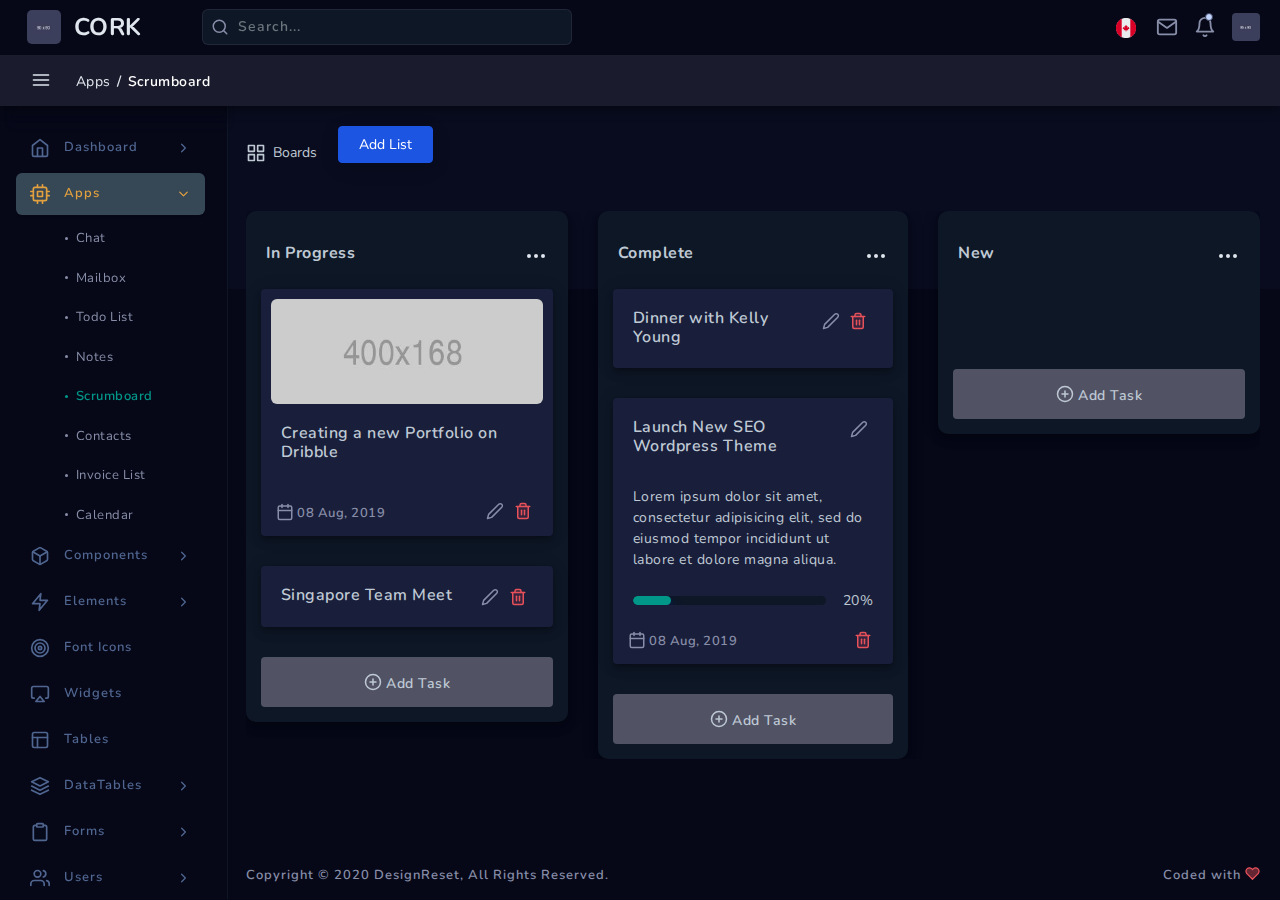
<file: apps_scrumboard.html>
<!DOCTYPE html>
<html lang="en">
<head>
    <meta charset="utf-8">
    <meta http-equiv="X-UA-Compatible" content="IE=edge">
    <meta name="viewport" content="width=device-width, initial-scale=1, maximum-scale=1, shrink-to-fit=no">
    <title>Scrum Task Board | CORK - Multipurpose Bootstrap Dashboard Template </title>
    <link rel="icon" type="image/x-icon" href="assets/img/favicon.ico"/>
    <!-- BEGIN GLOBAL MANDATORY STYLES -->
    <link href="https://fonts.googleapis.com/css?family=Nunito:400,600,700" rel="stylesheet">
    <link href="bootstrap/css/bootstrap.min.css" rel="stylesheet" type="text/css" />
    <link href="assets/css/plugins.css" rel="stylesheet" type="text/css" />
    <!-- END GLOBAL MANDATORY STYLES -->

    <!-- BEGIN PAGE LEVEL STYLES -->
    <link href="assets/css/apps/scrumboard.css" rel="stylesheet" type="text/css" />
    <link href="assets/css/forms/theme-checkbox-radio.css" rel="stylesheet" type="text/css">
    <!-- END PAGE LEVEL STYLES -->
</head>
<body>

    <!--  BEGIN NAVBAR  -->
    <div class="header-container fixed-top">
        <header class="header navbar navbar-expand-sm">

            <ul class="navbar-item theme-brand flex-row  text-center">
                <li class="nav-item theme-logo">
                    <a href="index.html">
                        <img src="assets/img/90x90.jpg" class="navbar-logo" alt="logo">
                    </a>
                </li>
                <li class="nav-item theme-text">
                    <a href="index.html" class="nav-link"> CORK </a>
                </li>
            </ul>

            <ul class="navbar-item flex-row ml-md-0 ml-auto">
                <li class="nav-item align-self-center search-animated">
                    <svg xmlns="http://www.w3.org/2000/svg" width="24" height="24" viewBox="0 0 24 24" fill="none" stroke="currentColor" stroke-width="2" stroke-linecap="round" stroke-linejoin="round" class="feather feather-search toggle-search"><circle cx="11" cy="11" r="8"></circle><line x1="21" y1="21" x2="16.65" y2="16.65"></line></svg>
                    <form class="form-inline search-full form-inline search" role="search">
                        <div class="search-bar">
                            <input type="text" class="form-control search-form-control  ml-lg-auto" placeholder="Search...">
                        </div>
                    </form>
                </li>
            </ul>

            <ul class="navbar-item flex-row ml-md-auto">

                <li class="nav-item dropdown language-dropdown">
                    <a href="javascript:void(0);" class="nav-link dropdown-toggle" id="language-dropdown" data-toggle="dropdown" aria-haspopup="true" aria-expanded="false">
                        <img src="assets/img/ca.png" class="flag-width" alt="flag">
                    </a>
                    <div class="dropdown-menu position-absolute" aria-labelledby="language-dropdown">
                        <a class="dropdown-item d-flex" href="javascript:void(0);"><img src="assets/img/de.png" class="flag-width" alt="flag"> <span class="align-self-center">&nbsp;German</span></a>
                        <a class="dropdown-item d-flex" href="javascript:void(0);"><img src="assets/img/jp.png" class="flag-width" alt="flag"> <span class="align-self-center">&nbsp;Japanese</span></a>
                        <a class="dropdown-item d-flex" href="javascript:void(0);"><img src="assets/img/fr.png" class="flag-width" alt="flag"> <span class="align-self-center">&nbsp;French</span></a>
                        <a class="dropdown-item d-flex" href="javascript:void(0);"><img src="assets/img/ca.png" class="flag-width" alt="flag"> <span class="align-self-center">&nbsp;English</span></a>
                    </div>
                </li>

                <li class="nav-item dropdown message-dropdown">
                    <a href="javascript:void(0);" class="nav-link dropdown-toggle" id="messageDropdown" data-toggle="dropdown" aria-haspopup="true" aria-expanded="false">
                        <svg xmlns="http://www.w3.org/2000/svg" width="24" height="24" viewBox="0 0 24 24" fill="none" stroke="currentColor" stroke-width="2" stroke-linecap="round" stroke-linejoin="round" class="feather feather-mail"><path d="M4 4h16c1.1 0 2 .9 2 2v12c0 1.1-.9 2-2 2H4c-1.1 0-2-.9-2-2V6c0-1.1.9-2 2-2z"></path><polyline points="22,6 12,13 2,6"></polyline></svg>
                    </a>
                    <div class="dropdown-menu p-0 position-absolute" aria-labelledby="messageDropdown">
                        <div class="">
                            <a class="dropdown-item">
                                <div class="">

                                    <div class="media">
                                        <div class="user-img">
                                            <img class="usr-img rounded-circle" src="assets/img/90x90.jpg" alt="profile">
                                        </div>
                                        <div class="media-body">
                                            <div class="">
                                                <h5 class="usr-name">Kara Young</h5>
                                                <p class="msg-title">ACCOUNT UPDATE</p>
                                            </div>
                                        </div>
                                    </div>

                                </div>
                            </a>
                            <a class="dropdown-item">
                                <div class="">

                                    <div class="media">
                                        <div class="user-img">
                                            <img class="usr-img rounded-circle" src="assets/img/90x90.jpg" alt="profile">
                                        </div>
                                        <div class="media-body">
                                            <div class="">
                                                <h5 class="usr-name">Daisy Anderson</h5>
                                                <p class="msg-title">ACCOUNT UPDATE</p>
                                            </div>
                                        </div>
                                    </div>
                                    
                                </div>
                            </a>
                            <a class="dropdown-item">
                                <div class="">

                                    <div class="media">
                                        <div class="user-img">
                                            <img class="usr-img rounded-circle" src="assets/img/90x90.jpg" alt="profile">
                                        </div>
                                        <div class="media-body">
                                            <div class="">
                                                <h5 class="usr-name">Oscar Garner</h5>
                                                <p class="msg-title">ACCOUNT UPDATE</p>
                                            </div>
                                        </div>
                                    </div>
                                    
                                </div>
                            </a>
                        </div>
                    </div>
                </li>

                <li class="nav-item dropdown notification-dropdown">
                    <a href="javascript:void(0);" class="nav-link dropdown-toggle" id="notificationDropdown" data-toggle="dropdown" aria-haspopup="true" aria-expanded="false">
                        <svg xmlns="http://www.w3.org/2000/svg" width="24" height="24" viewBox="0 0 24 24" fill="none" stroke="currentColor" stroke-width="2" stroke-linecap="round" stroke-linejoin="round" class="feather feather-bell"><path d="M18 8A6 6 0 0 0 6 8c0 7-3 9-3 9h18s-3-2-3-9"></path><path d="M13.73 21a2 2 0 0 1-3.46 0"></path></svg><span class="badge badge-success"></span>
                    </a>
                    <div class="dropdown-menu position-absolute" aria-labelledby="notificationDropdown">
                        <div class="notification-scroll">

                            <div class="dropdown-item">
                                <div class="media">
                                    <svg xmlns="http://www.w3.org/2000/svg" width="24" height="24" viewBox="0 0 24 24" fill="none" stroke="currentColor" stroke-width="2" stroke-linecap="round" stroke-linejoin="round" class="feather feather-heart"><path d="M20.84 4.61a5.5 5.5 0 0 0-7.78 0L12 5.67l-1.06-1.06a5.5 5.5 0 0 0-7.78 7.78l1.06 1.06L12 21.23l7.78-7.78 1.06-1.06a5.5 5.5 0 0 0 0-7.78z"></path></svg>
                                    <div class="media-body">
                                        <div class="notification-para"><span class="user-name">Shaun Park</span> likes your photo.</div>
                                    </div>
                                </div>
                            </div>

                            <div class="dropdown-item">
                                <div class="media">
                                    <svg xmlns="http://www.w3.org/2000/svg" width="24" height="24" viewBox="0 0 24 24" fill="none" stroke="currentColor" stroke-width="2" stroke-linecap="round" stroke-linejoin="round" class="feather feather-share-2"><circle cx="18" cy="5" r="3"></circle><circle cx="6" cy="12" r="3"></circle><circle cx="18" cy="19" r="3"></circle><line x1="8.59" y1="13.51" x2="15.42" y2="17.49"></line><line x1="15.41" y1="6.51" x2="8.59" y2="10.49"></line></svg>
                                    <div class="media-body">
                                        <div class="notification-para"><span class="user-name">Kelly Young</span> shared your post</div>
                                    </div>
                                </div>
                            </div>

                            <div class="dropdown-item">
                                <div class="media">
                                    <svg xmlns="http://www.w3.org/2000/svg" width="24" height="24" viewBox="0 0 24 24" fill="none" stroke="currentColor" stroke-width="2" stroke-linecap="round" stroke-linejoin="round" class="feather feather-tag"><path d="M20.59 13.41l-7.17 7.17a2 2 0 0 1-2.83 0L2 12V2h10l8.59 8.59a2 2 0 0 1 0 2.82z"></path><line x1="7" y1="7" x2="7" y2="7"></line></svg>
                                    <div class="media-body">
                                        <div class="notification-para"><span class="user-name">Kelly Young</span> mentioned you in comment.</div>
                                    </div>
                                </div>
                            </div>
                        </div>
                    </div>
                </li>

                <li class="nav-item dropdown user-profile-dropdown">
                    <a href="javascript:void(0);" class="nav-link dropdown-toggle user" id="userProfileDropdown" data-toggle="dropdown" aria-haspopup="true" aria-expanded="true">
                        <img src="assets/img/90x90.jpg" alt="avatar">
                    </a>
                    <div class="dropdown-menu position-absolute" aria-labelledby="userProfileDropdown">
                        <div class="">
                            <div class="dropdown-item">
                                <a href="user_profile.html"><svg xmlns="http://www.w3.org/2000/svg" width="24" height="24" viewBox="0 0 24 24" fill="none" stroke="currentColor" stroke-width="2" stroke-linecap="round" stroke-linejoin="round" class="feather feather-user"><path d="M20 21v-2a4 4 0 0 0-4-4H8a4 4 0 0 0-4 4v2"></path><circle cx="12" cy="7" r="4"></circle></svg> My Profile</a>
                            </div>
                            <div class="dropdown-item">
                                <a href="apps_mailbox.html"><svg xmlns="http://www.w3.org/2000/svg" width="24" height="24" viewBox="0 0 24 24" fill="none" stroke="currentColor" stroke-width="2" stroke-linecap="round" stroke-linejoin="round" class="feather feather-inbox"><polyline points="22 12 16 12 14 15 10 15 8 12 2 12"></polyline><path d="M5.45 5.11L2 12v6a2 2 0 0 0 2 2h16a2 2 0 0 0 2-2v-6l-3.45-6.89A2 2 0 0 0 16.76 4H7.24a2 2 0 0 0-1.79 1.11z"></path></svg> Inbox</a>
                            </div>
                            <div class="dropdown-item">
                                <a href="auth_lockscreen.html"><svg xmlns="http://www.w3.org/2000/svg" width="24" height="24" viewBox="0 0 24 24" fill="none" stroke="currentColor" stroke-width="2" stroke-linecap="round" stroke-linejoin="round" class="feather feather-lock"><rect x="3" y="11" width="18" height="11" rx="2" ry="2"></rect><path d="M7 11V7a5 5 0 0 1 10 0v4"></path></svg> Lock Screen</a>
                            </div>
                            <div class="dropdown-item">
                                <a href="auth_login.html"><svg xmlns="http://www.w3.org/2000/svg" width="24" height="24" viewBox="0 0 24 24" fill="none" stroke="currentColor" stroke-width="2" stroke-linecap="round" stroke-linejoin="round" class="feather feather-log-out"><path d="M9 21H5a2 2 0 0 1-2-2V5a2 2 0 0 1 2-2h4"></path><polyline points="16 17 21 12 16 7"></polyline><line x1="21" y1="12" x2="9" y2="12"></line></svg> Sign Out</a>
                            </div>
                        </div>
                    </div>
                </li>

            </ul>
        </header>
    </div>
    <!--  END NAVBAR  -->

    <!--  BEGIN NAVBAR  -->
    <div class="sub-header-container">
        <header class="header navbar navbar-expand-sm">
            <a href="javascript:void(0);" class="sidebarCollapse" data-placement="bottom"><svg xmlns="http://www.w3.org/2000/svg" width="24" height="24" viewBox="0 0 24 24" fill="none" stroke="currentColor" stroke-width="2" stroke-linecap="round" stroke-linejoin="round" class="feather feather-menu"><line x1="3" y1="12" x2="21" y2="12"></line><line x1="3" y1="6" x2="21" y2="6"></line><line x1="3" y1="18" x2="21" y2="18"></line></svg></a>

            <ul class="navbar-nav flex-row">
                <li>
                    <div class="page-header">

                        <nav class="breadcrumb-one" aria-label="breadcrumb">
                            <ol class="breadcrumb">
                                <li class="breadcrumb-item"><a href="javascript:void(0);">Apps</a></li>
                                <li class="breadcrumb-item active" aria-current="page"><span>Scrumboard</span></li>
                            </ol>
                        </nav>

                    </div>
                </li>
            </ul>
        </header>
    </div>
    <!--  END NAVBAR  -->

    <!--  BEGIN MAIN CONTAINER  -->
    <div class="main-container" id="container">

        <div class="overlay"></div>
        <div class="search-overlay"></div>

        <!--  BEGIN SIDEBAR  -->
        <div class="sidebar-wrapper sidebar-theme">
            
            <nav id="sidebar">
                <div class="shadow-bottom"></div>

                <ul class="list-unstyled menu-categories" id="accordionExample">
                    <li class="menu">
                        <a href="#dashboard" data-toggle="collapse" aria-expanded="false" class="dropdown-toggle">
                            <div class="">
                                <svg xmlns="http://www.w3.org/2000/svg" width="24" height="24" viewBox="0 0 24 24" fill="none" stroke="currentColor" stroke-width="2" stroke-linecap="round" stroke-linejoin="round" class="feather feather-home"><path d="M3 9l9-7 9 7v11a2 2 0 0 1-2 2H5a2 2 0 0 1-2-2z"></path><polyline points="9 22 9 12 15 12 15 22"></polyline></svg>
                                <span>Dashboard</span>
                            </div>
                            <div>
                                <svg xmlns="http://www.w3.org/2000/svg" width="24" height="24" viewBox="0 0 24 24" fill="none" stroke="currentColor" stroke-width="2" stroke-linecap="round" stroke-linejoin="round" class="feather feather-chevron-right"><polyline points="9 18 15 12 9 6"></polyline></svg>
                            </div>
                        </a>
                        <ul class="collapse submenu list-unstyled" id="dashboard" data-parent="#accordionExample">
                            <li>
                                <a href="index.html"> Sales </a>
                            </li>
                            <li>
                                <a href="index2.html"> Analytics </a>
                            </li>
                        </ul>
                    </li>

                    <li class="menu">
                        <a href="#app" data-toggle="collapse" data-active="true" aria-expanded="true" class="dropdown-toggle">
                            <div class="">
                                <svg xmlns="http://www.w3.org/2000/svg" width="24" height="24" viewBox="0 0 24 24" fill="none" stroke="currentColor" stroke-width="2" stroke-linecap="round" stroke-linejoin="round" class="feather feather-cpu"><rect x="4" y="4" width="16" height="16" rx="2" ry="2"></rect><rect x="9" y="9" width="6" height="6"></rect><line x1="9" y1="1" x2="9" y2="4"></line><line x1="15" y1="1" x2="15" y2="4"></line><line x1="9" y1="20" x2="9" y2="23"></line><line x1="15" y1="20" x2="15" y2="23"></line><line x1="20" y1="9" x2="23" y2="9"></line><line x1="20" y1="14" x2="23" y2="14"></line><line x1="1" y1="9" x2="4" y2="9"></line><line x1="1" y1="14" x2="4" y2="14"></line></svg>
                                <span>Apps</span>
                            </div>
                            <div>
                                <svg xmlns="http://www.w3.org/2000/svg" width="24" height="24" viewBox="0 0 24 24" fill="none" stroke="currentColor" stroke-width="2" stroke-linecap="round" stroke-linejoin="round" class="feather feather-chevron-right"><polyline points="9 18 15 12 9 6"></polyline></svg>
                            </div>
                        </a>
                        <ul class="collapse submenu list-unstyled show" id="app" data-parent="#accordionExample">
                            <li>
                                <a href="apps_chat.html"> Chat </a>
                            </li>
                            <li>
                                <a href="apps_mailbox.html"> Mailbox  </a>
                            </li>
                            <li>
                                <a href="apps_todoList.html"> Todo List </a>
                            </li>                            
                            <li>
                                <a href="apps_notes.html"> Notes </a>
                            </li>
                            <li class="active">
                                <a href="apps_scrumboard.html">Scrumboard</a>
                            </li>
                            <li>
                                <a href="apps_contacts.html"> Contacts </a>
                            </li>
                            <li>
                                <a href="apps_invoice.html"> Invoice List </a>
                            </li>
                            <li>
                                <a href="apps_calendar.html"> Calendar </a>
                            </li>
                        </ul>
                    </li>

                    <li class="menu">
                        <a href="#components" data-toggle="collapse" aria-expanded="false" class="dropdown-toggle">
                            <div class="">
                                <svg xmlns="http://www.w3.org/2000/svg" width="24" height="24" viewBox="0 0 24 24" fill="none" stroke="currentColor" stroke-width="2" stroke-linecap="round" stroke-linejoin="round" class="feather feather-box"><path d="M21 16V8a2 2 0 0 0-1-1.73l-7-4a2 2 0 0 0-2 0l-7 4A2 2 0 0 0 3 8v8a2 2 0 0 0 1 1.73l7 4a2 2 0 0 0 2 0l7-4A2 2 0 0 0 21 16z"></path><polyline points="3.27 6.96 12 12.01 20.73 6.96"></polyline><line x1="12" y1="22.08" x2="12" y2="12"></line></svg>
                                <span>Components</span>
                            </div>
                            <div>
                                <svg xmlns="http://www.w3.org/2000/svg" width="24" height="24" viewBox="0 0 24 24" fill="none" stroke="currentColor" stroke-width="2" stroke-linecap="round" stroke-linejoin="round" class="feather feather-chevron-right"><polyline points="9 18 15 12 9 6"></polyline></svg>
                            </div>
                        </a>
                        <ul class="collapse submenu list-unstyled" id="components" data-parent="#accordionExample">
                            <li>
                                <a href="component_tabs.html"> Tabs </a>
                            </li>
                            <li>
                                <a href="component_accordion.html"> Accordions  </a>
                            </li>
                            <li>
                                <a href="component_modal.html"> Modals </a>
                            </li>                            
                            <li>
                                <a href="component_cards.html"> Cards </a>
                            </li>
                            <li>
                                <a href="component_bootstrap_carousel.html">Carousel</a>
                            </li>
                            <li>
                                <a href="component_blockui.html"> Block UI </a>
                            </li>
                            <li>
                                <a href="component_countdown.html"> Countdown </a>
                            </li>
                            <li>
                                <a href="component_counter.html"> Counter </a>
                            </li>
                            <li>
                                <a href="component_sweetalert.html"> Sweet Alerts </a>
                            </li>
                            <li>
                                <a href="component_timeline.html"> Timeline </a>
                            </li>
                            <li>
                                <a href="component_snackbar.html"> Notifications </a>
                            </li>
                            <li>
                                <a href="component_session_timeout.html"> Session Timeout </a>
                            </li>
                            <li>
                                <a href="component_media_object.html"> Media Object </a>
                            </li>
                            <li>
                                <a href="component_list_group.html"> List Group </a>
                            </li>
                            <li>
                                <a href="component_pricing_table.html"> Pricing Tables </a>
                            </li>
                            <li>
                                <a href="component_lightbox.html"> Lightbox </a>
                            </li>
                        </ul>
                    </li>

                    <li class="menu">
                        <a href="#elements" data-toggle="collapse" aria-expanded="false" class="dropdown-toggle">
                            <div class="">
                                <svg xmlns="http://www.w3.org/2000/svg" width="24" height="24" viewBox="0 0 24 24" fill="none" stroke="currentColor" stroke-width="2" stroke-linecap="round" stroke-linejoin="round" class="feather feather-zap"><polygon points="13 2 3 14 12 14 11 22 21 10 12 10 13 2"></polygon></svg>
                                <span>Elements</span>
                            </div>
                            <div>
                                <svg xmlns="http://www.w3.org/2000/svg" width="24" height="24" viewBox="0 0 24 24" fill="none" stroke="currentColor" stroke-width="2" stroke-linecap="round" stroke-linejoin="round" class="feather feather-chevron-right"><polyline points="9 18 15 12 9 6"></polyline></svg>
                            </div>
                        </a>
                        <ul class="collapse submenu list-unstyled" id="elements" data-parent="#accordionExample">
                            <li>
                                <a href="element_alerts.html"> Alerts </a>
                            </li>
                            <li>
                                <a href="element_avatar.html"> Avatar </a>
                            </li>
                            <li>
                                <a href="element_badges.html"> Badges </a>
                            </li>
                            <li>
                                <a href="element_breadcrumbs.html"> Breadcrumbs </a>
                            </li>                            
                            <li>
                                <a href="element_buttons.html"> Buttons </a>
                            </li>
                            <li>
                                <a href="element_buttons_group.html"> Button Groups </a>
                            </li>
                            <li>
                                <a href="element_color_library.html"> Color Library </a>
                            </li>
                            <li>
                                <a href="element_dropdown.html"> Dropdown </a>
                            </li>
                            <li>
                                <a href="element_infobox.html"> Infobox </a>
                            </li>
                            <li>
                                <a href="element_jumbotron.html"> Jumbotron </a>
                            </li>
                            <li>
                                <a href="element_loader.html"> Loader </a>
                            </li>
                            <li>
                                <a href="element_pagination.html"> Pagination </a>
                            </li>
                            <li>
                                <a href="element_popovers.html"> Popovers </a>
                            </li>
                            <li>
                                <a href="element_progress_bar.html"> Progress Bar </a>
                            </li>
                            <li>
                                <a href="element_search.html"> Search </a>
                            </li>
                            <li>
                                <a href="element_tooltips.html"> Tooltips </a>
                            </li>
                            <li>
                                <a href="element_treeview.html"> Treeview </a>
                            </li>
                            <li>
                                <a href="element_typography.html"> Typography </a>
                            </li>
                        </ul>
                    </li>

                    <li class="menu">
                        <a href="fonticons.html" aria-expanded="false" class="dropdown-toggle">
                            <div class="">
                                <svg xmlns="http://www.w3.org/2000/svg" width="24" height="24" viewBox="0 0 24 24" fill="none" stroke="currentColor" stroke-width="2" stroke-linecap="round" stroke-linejoin="round" class="feather feather-target"><circle cx="12" cy="12" r="10"></circle><circle cx="12" cy="12" r="6"></circle><circle cx="12" cy="12" r="2"></circle></svg>
                                <span>Font Icons</span>
                            </div>
                        </a>
                    </li>

                    <li class="menu">
                        <a href="widgets.html" aria-expanded="false" class="dropdown-toggle">
                            <div class="">
                                <svg xmlns="http://www.w3.org/2000/svg" width="24" height="24" viewBox="0 0 24 24" fill="none" stroke="currentColor" stroke-width="2" stroke-linecap="round" stroke-linejoin="round" class="feather feather-airplay"><path d="M5 17H4a2 2 0 0 1-2-2V5a2 2 0 0 1 2-2h16a2 2 0 0 1 2 2v10a2 2 0 0 1-2 2h-1"></path><polygon points="12 15 17 21 7 21 12 15"></polygon></svg>
                                <span>Widgets</span>
                            </div>
                        </a>
                    </li>

                    <li class="menu">
                        <a href="table_basic.html" aria-expanded="false" class="dropdown-toggle">
                            <div class="">
                                <svg xmlns="http://www.w3.org/2000/svg" width="24" height="24" viewBox="0 0 24 24" fill="none" stroke="currentColor" stroke-width="2" stroke-linecap="round" stroke-linejoin="round" class="feather feather-layout"><rect x="3" y="3" width="18" height="18" rx="2" ry="2"></rect><line x1="3" y1="9" x2="21" y2="9"></line><line x1="9" y1="21" x2="9" y2="9"></line></svg>
                                <span>Tables</span>
                            </div>
                        </a>
                    </li>

                    <li class="menu">
                        <a href="#datatables" data-toggle="collapse" aria-expanded="false" class="dropdown-toggle">
                            <div class="">
                                <svg xmlns="http://www.w3.org/2000/svg" width="24" height="24" viewBox="0 0 24 24" fill="none" stroke="currentColor" stroke-width="2" stroke-linecap="round" stroke-linejoin="round" class="feather feather-layers"><polygon points="12 2 2 7 12 12 22 7 12 2"></polygon><polyline points="2 17 12 22 22 17"></polyline><polyline points="2 12 12 17 22 12"></polyline></svg>
                                <span>DataTables</span>
                            </div>
                            <div>
                                <svg xmlns="http://www.w3.org/2000/svg" width="24" height="24" viewBox="0 0 24 24" fill="none" stroke="currentColor" stroke-width="2" stroke-linecap="round" stroke-linejoin="round" class="feather feather-chevron-right"><polyline points="9 18 15 12 9 6"></polyline></svg>
                            </div>
                        </a>
                        <ul class="collapse submenu list-unstyled" id="datatables" data-parent="#accordionExample">
                            <li>
                                <a href="table_dt_basic.html"> Basic </a>
                            </li>
                            <li>
                                <a href="table_dt_basic-light.html"> Light </a>
                            </li>
                            <li>
                                <a href="table_dt_ordering_sorting.html"> Order Sorting </a>
                            </li>
                            <li>
                                <a href="table_dt_multi-column_ordering.html"> Multi-Column </a>
                            </li>
                            <li>
                                <a href="table_dt_multiple_tables.html"> Multiple Tables</a>
                            </li>
                            <li>
                                <a href="table_dt_alternative_pagination.html"> Alt. Pagination</a>
                            </li>
                            <li>
                                <a href="table_dt_custom.html"> Custom </a>
                            </li>
                            <li>
                                <a href="table_dt_range_search.html"> Range Search </a>
                            </li>
                            <li>
                                <a href="table_dt_html5.html"> HTML5 Export </a>
                            </li>
                            <li>
                                <a href="table_dt_live_dom_ordering.html"> Live DOM ordering </a>
                            </li>
                            <li>
                                <a href="table_dt_miscellaneous.html"> Miscellaneous </a>
                            </li>
                        </ul>
                    </li>

                    <li class="menu">
                        <a href="#forms" data-toggle="collapse" aria-expanded="false" class="dropdown-toggle">
                            <div class="">
                                <svg xmlns="http://www.w3.org/2000/svg" width="24" height="24" viewBox="0 0 24 24" fill="none" stroke="currentColor" stroke-width="2" stroke-linecap="round" stroke-linejoin="round" class="feather feather-clipboard"><path d="M16 4h2a2 2 0 0 1 2 2v14a2 2 0 0 1-2 2H6a2 2 0 0 1-2-2V6a2 2 0 0 1 2-2h2"></path><rect x="8" y="2" width="8" height="4" rx="1" ry="1"></rect></svg>
                                <span>Forms</span>
                            </div>
                            <div>
                                <svg xmlns="http://www.w3.org/2000/svg" width="24" height="24" viewBox="0 0 24 24" fill="none" stroke="currentColor" stroke-width="2" stroke-linecap="round" stroke-linejoin="round" class="feather feather-chevron-right"><polyline points="9 18 15 12 9 6"></polyline></svg>
                            </div>
                        </a>
                        <ul class="collapse submenu list-unstyled" id="forms" data-parent="#accordionExample">
                            <li>
                                <a href="form_bootstrap_basic.html"> Basic </a>
                            </li>
                            <li>
                                <a href="form_input_group_basic.html"> Input Group </a>
                            </li>
                            <li>
                                <a href="form_layouts.html"> Layouts </a>
                            </li>
                            <li>
                                <a href="form_validation.html"> Validation </a>
                            </li>
                            <li>
                                <a href="form_input_mask.html"> Input Mask </a>
                            </li>
                            <li>
                                <a href="form_bootstrap_select.html"> Bootstrap Select </a>
                            </li>
                            <li>
                                <a href="form_select2.html"> Select2 </a>
                            </li>
                            <li>
                                <a href="form_bootstrap_touchspin.html"> TouchSpin </a>
                            </li>
                            <li>
                                <a href="form_maxlength.html"> Maxlength </a>
                            </li>                          
                            <li>
                                <a href="form_checkbox_radio.html"> Checkbox &amp; Radio </a>
                            </li>                            
                            <li>
                                <a href="form_switches.html"> Switches </a>
                            </li>
                            <li>
                                <a href="form_wizard.html"> Wizards </a>
                            </li>
                            <li>
                                <a href="form_fileupload.html"> File Upload </a>
                            </li>
                            <li>
                                <a href="form_quill.html"> Quill Editor </a>
                            </li>
                            <li>
                                <a href="form_markdown.html"> Markdown Editor </a>
                            </li>
                            <li>
                                <a href="form_date_range_picker.html"> Date &amp; Range Picker </a>
                            </li>
                            <li>
                                <a href="form_clipboard.html"> Clipboard </a>
                            </li>
                            <li>
                                <a href="form_typeahead.html"> Typeahead </a>
                            </li>
                        </ul>
                    </li>
                    
                    <li class="menu">
                        <a href="#users" data-toggle="collapse" aria-expanded="false" class="dropdown-toggle">
                            <div class="">
                                <svg xmlns="http://www.w3.org/2000/svg" width="24" height="24" viewBox="0 0 24 24" fill="none" stroke="currentColor" stroke-width="2" stroke-linecap="round" stroke-linejoin="round" class="feather feather-users"><path d="M17 21v-2a4 4 0 0 0-4-4H5a4 4 0 0 0-4 4v2"></path><circle cx="9" cy="7" r="4"></circle><path d="M23 21v-2a4 4 0 0 0-3-3.87"></path><path d="M16 3.13a4 4 0 0 1 0 7.75"></path></svg>
                                <span>Users</span>
                            </div>
                            <div>
                                <svg xmlns="http://www.w3.org/2000/svg" width="24" height="24" viewBox="0 0 24 24" fill="none" stroke="currentColor" stroke-width="2" stroke-linecap="round" stroke-linejoin="round" class="feather feather-chevron-right"><polyline points="9 18 15 12 9 6"></polyline></svg>
                            </div>
                        </a>
                        <ul class="collapse submenu list-unstyled" id="users" data-parent="#accordionExample">
                            <li>
                                <a href="user_profile.html"> Profile </a>
                            </li>
                            <li>
                                <a href="user_account_setting.html"> Account Settings </a>
                            </li>
                        </ul>
                    </li>

                    <li class="menu">
                        <a href="#pages" data-toggle="collapse" aria-expanded="false" class="dropdown-toggle">
                            <div class="">
                                <svg xmlns="http://www.w3.org/2000/svg" width="24" height="24" viewBox="0 0 24 24" fill="none" stroke="currentColor" stroke-width="2" stroke-linecap="round" stroke-linejoin="round" class="feather feather-file"><path d="M13 2H6a2 2 0 0 0-2 2v16a2 2 0 0 0 2 2h12a2 2 0 0 0 2-2V9z"></path><polyline points="13 2 13 9 20 9"></polyline></svg>
                                <span>Pages</span>
                            </div>
                            <div>
                                <svg xmlns="http://www.w3.org/2000/svg" width="24" height="24" viewBox="0 0 24 24" fill="none" stroke="currentColor" stroke-width="2" stroke-linecap="round" stroke-linejoin="round" class="feather feather-chevron-right"><polyline points="9 18 15 12 9 6"></polyline></svg>
                            </div>
                        </a>
                        <ul class="collapse submenu list-unstyled" id="pages" data-parent="#accordionExample">
                            <li>
                                <a href="pages_helpdesk.html"> Helpdesk </a>
                            </li>
                            <li>
                                <a href="pages_contact_us.html"> Contact Form </a>
                            </li>
                            <li>
                                <a href="pages_faq.html"> FAQ </a>
                            </li>
                            <li>
                                <a href="pages_faq2.html"> FAQ 2 </a>
                            </li>
                            <li>
                                <a href="pages_privacy.html"> Privacy Policy </a>
                            </li>
                            <li>
                                <a href="pages_coming_soon.html"> Coming Soon </a>
                            </li>
                            <li>
                                <a href="#pages-error" data-toggle="collapse" aria-expanded="false" class="dropdown-toggle"> Error <svg xmlns="http://www.w3.org/2000/svg" width="24" height="24" viewBox="0 0 24 24" fill="none" stroke="currentColor" stroke-width="2" stroke-linecap="round" stroke-linejoin="round" class="feather feather-chevron-right"><polyline points="9 18 15 12 9 6"></polyline></svg> </a>
                                <ul class="collapse list-unstyled sub-submenu" id="pages-error" data-parent="#pages"> 
                                    <li>
                                        <a href="pages_error404.html"> 404 </a>
                                    </li>
                                    <li>
                                        <a href="pages_error500.html"> 500 </a>
                                    </li>
                                    <li>
                                        <a href="pages_error503.html"> 503 </a>
                                    </li>
                                    <li>
                                        <a href="pages_maintenence.html"> Maintanence </a>
                                    </li>
                                </ul>
                            </li>
                        </ul>
                    </li>

                    <li class="menu">
                        <a href="#authentication" data-toggle="collapse" aria-expanded="false" class="dropdown-toggle">
                            <div class="">
                                <svg xmlns="http://www.w3.org/2000/svg" width="24" height="24" viewBox="0 0 24 24" fill="none" stroke="currentColor" stroke-width="2" stroke-linecap="round" stroke-linejoin="round" class="feather feather-lock"><rect x="3" y="11" width="18" height="11" rx="2" ry="2"></rect><path d="M7 11V7a5 5 0 0 1 10 0v4"></path></svg>
                                <span>Authentication</span>
                            </div>
                            <div>
                                <svg xmlns="http://www.w3.org/2000/svg" width="24" height="24" viewBox="0 0 24 24" fill="none" stroke="currentColor" stroke-width="2" stroke-linecap="round" stroke-linejoin="round" class="feather feather-chevron-right"><polyline points="9 18 15 12 9 6"></polyline></svg>
                            </div>
                        </a>
                        <ul class="collapse submenu list-unstyled" id="authentication" data-parent="#accordionExample">
                            <li>
                                <a href="auth_login_boxed.html"> Login Boxed </a>
                            </li>
                            <li>
                                <a href="auth_register_boxed.html"> Register Boxed </a>
                            </li>
                            <li>
                                <a href="auth_lockscreen_boxed.html"> Unlock Boxed </a>
                            </li>
                            <li>
                                <a href="auth_pass_recovery_boxed.html"> Recover ID Boxed </a>
                            </li>
                            <li>
                                <a href="auth_login.html"> Login Cover </a>
                            </li>
                            <li>
                                <a href="auth_register.html"> Register Cover </a>
                            </li>
                            <li>
                                <a href="auth_lockscreen.html"> Unlock Cover </a>
                            </li>
                            <li>
                                <a href="auth_pass_recovery.html"> Recover ID Cover </a>
                            </li>
                        </ul>
                    </li>

                    <li class="menu">
                        <a href="dragndrop_dragula.html" aria-expanded="false" class="dropdown-toggle">
                            <div class="">
                                <svg xmlns="http://www.w3.org/2000/svg" width="24" height="24" viewBox="0 0 24 24" fill="none" stroke="currentColor" stroke-width="2" stroke-linecap="round" stroke-linejoin="round" class="feather feather-move"><polyline points="5 9 2 12 5 15"></polyline><polyline points="9 5 12 2 15 5"></polyline><polyline points="15 19 12 22 9 19"></polyline><polyline points="19 9 22 12 19 15"></polyline><line x1="2" y1="12" x2="22" y2="12"></line><line x1="12" y1="2" x2="12" y2="22"></line></svg>
                                <span>Drag and Drop</span>
                            </div>
                        </a>
                    </li>

                    <li class="menu">
                        <a href="map_jvector.html" aria-expanded="false" class="dropdown-toggle">
                            <div class="">
                                <svg xmlns="http://www.w3.org/2000/svg" width="24" height="24" viewBox="0 0 24 24" fill="none" stroke="currentColor" stroke-width="2" stroke-linecap="round" stroke-linejoin="round" class="feather feather-map"><polygon points="1 6 1 22 8 18 16 22 23 18 23 2 16 6 8 2 1 6"></polygon><line x1="8" y1="2" x2="8" y2="18"></line><line x1="16" y1="6" x2="16" y2="22"></line></svg>
                                <span>Maps</span>
                            </div>
                        </a>
                    </li>

                    <li class="menu">
                        <a href="charts_apex.html" aria-expanded="false" class="dropdown-toggle">
                            <div class="">
                                <svg xmlns="http://www.w3.org/2000/svg" width="24" height="24" viewBox="0 0 24 24" fill="none" stroke="currentColor" stroke-width="2" stroke-linecap="round" stroke-linejoin="round" class="feather feather-pie-chart"><path d="M21.21 15.89A10 10 0 1 1 8 2.83"></path><path d="M22 12A10 10 0 0 0 12 2v10z"></path></svg>
                                <span>Charts</span>
                            </div>
                        </a>
                    </li>

                    <li class="menu">
                        <a href="#starter-kit" data-toggle="collapse" aria-expanded="false" class="dropdown-toggle">
                            <div class="">
                                <svg xmlns="http://www.w3.org/2000/svg" width="24" height="24" viewBox="0 0 24 24" fill="none" stroke="currentColor" stroke-width="2" stroke-linecap="round" stroke-linejoin="round" class="feather feather-terminal"><polyline points="4 17 10 11 4 5"></polyline><line x1="12" y1="19" x2="20" y2="19"></line></svg>
                                <span>Starter Kit</span>
                            </div>
                            <div>
                                <svg xmlns="http://www.w3.org/2000/svg" width="24" height="24" viewBox="0 0 24 24" fill="none" stroke="currentColor" stroke-width="2" stroke-linecap="round" stroke-linejoin="round" class="feather feather-chevron-right"><polyline points="9 18 15 12 9 6"></polyline></svg>
                            </div>
                        </a>
                        <ul class="collapse submenu list-unstyled" id="starter-kit" data-parent="#accordionExample">
                            <li>
                                <a href="starter_kit_blank_page.html"> Blank Page </a>
                            </li>
                            <li>
                                <a href="starter_kit_breadcrumbs.html"> Breadcrumbs </a>
                            </li>
                            <li>
                                <a href="starter_kit_boxed.html"> Boxed </a>
                            </li>
                            <li>
                                <a href="starter_kit_alt_menu.html"> Alternate Menu </a>
                            </li>
                        </ul>
                    </li>

                    <li class="menu">
                        <a href="../../documentation/index.html" aria-expanded="false" class="dropdown-toggle">
                            <div class="">
                                <svg xmlns="http://www.w3.org/2000/svg" width="24" height="24" viewBox="0 0 24 24" fill="none" stroke="currentColor" stroke-width="2" stroke-linecap="round" stroke-linejoin="round" class="feather feather-book"><path d="M4 19.5A2.5 2.5 0 0 1 6.5 17H20"></path><path d="M6.5 2H20v20H6.5A2.5 2.5 0 0 1 4 19.5v-15A2.5 2.5 0 0 1 6.5 2z"></path></svg>
                                <span>Documentation</span>
                            </div>
                        </a>
                    </li>
                    
                </ul>
                
            </nav>

        </div>
        <!--  END SIDEBAR  -->
        
        <!--  BEGIN CONTENT AREA  -->
        <div id="content" class="main-content">
            <div class="layout-px-spacing">
                <div class="action-btn layout-top-spacing mb-5">
                    <p><svg xmlns="http://www.w3.org/2000/svg" width="24" height="24" viewBox="0 0 24 24" fill="none" stroke="currentColor" stroke-width="2" stroke-linecap="round" stroke-linejoin="round" class="feather feather-grid"><rect x="3" y="3" width="7" height="7"></rect><rect x="14" y="3" width="7" height="7"></rect><rect x="14" y="14" width="7" height="7"></rect><rect x="3" y="14" width="7" height="7"></rect></svg> Boards</p>
                    <button id="add-list" class="btn btn-primary">Add List</button>
                </div>
                <div class="modal fade" id="addTaskModal" tabindex="-1" role="dialog" aria-labelledby="addTaskModalTitle" aria-hidden="true">
                    <div class="modal-dialog modal-dialog-centered" role="document">
                        <div class="modal-content">
                            <div class="modal-body">
                                <div class="compose-box">
                                    <div class="compose-content" id="addTaskModalTitle">
                                        <h5 class="add-task-title">Add Task</h5>
                                        <h5 class="edit-task-title">Edit Task</h5>

                                        <div class="addTaskAccordion" id="add_task_accordion">
                                            <div class="card task-simple">
                                                <div class="card-header" id="headingOne">
                                                    <div class="mb-0" data-toggle="collapse" role="navigation" data-target="#collapseOne" aria-expanded="false" aria-controls="collapseOne"> Option 1 </div>
                                                </div>

                                                <div id="collapseOne" class="collapse" aria-labelledby="headingOne" data-parent="#add_task_accordion">
                                                    <div class="card-body">
                                                        <form action="javascript:void(0);">
                                                            <div class="row">
                                                                <div class="col-md-12">
                                                                    <div class="task-title mb-4">
                                                                        <svg xmlns="http://www.w3.org/2000/svg" width="24" height="24" viewBox="0 0 24 24" fill="none" stroke="currentColor" stroke-width="2" stroke-linecap="round" stroke-linejoin="round" class="feather feather-edit-3"><path d="M12 20h9"></path><path d="M16.5 3.5a2.121 2.121 0 0 1 3 3L7 19l-4 1 1-4L16.5 3.5z"></path></svg>
                                                                        <input id="s-simple-task" type="text" placeholder="Task" class="form-control" name="task">
                                                                    </div>
                                                                </div>
                                                            </div>

                                                        </form>
                                                    </div>
                                                </div>
                                            </div>
                                            <div class="card task-text-progress">
                                                <div class="card-header" id="headingTwo">
                                                    <div class="mb-0" data-toggle="collapse" role="navigation" data-target="#collapseTwo" aria-expanded="false" aria-controls="collapseTwo"> Option 2 </div>
                                                </div>
                                                <div id="collapseTwo" class="collapse" aria-labelledby="headingTwo" data-parent="#add_task_accordion">
                                                    <div class="card-body">
                                                        <form action="javascript:void(0);">
                                                            <div class="row">
                                                                <div class="col-md-12">
                                                                    <div class="task-title mb-4">
                                                                        <svg xmlns="http://www.w3.org/2000/svg" width="24" height="24" viewBox="0 0 24 24" fill="none" stroke="currentColor" stroke-width="2" stroke-linecap="round" stroke-linejoin="round" class="feather feather-edit-3"><path d="M12 20h9"></path><path d="M16.5 3.5a2.121 2.121 0 0 1 3 3L7 19l-4 1 1-4L16.5 3.5z"></path></svg>
                                                                        <input id="s-task" type="text" placeholder="Task" class="form-control" name="task">
                                                                    </div>
                                                                </div>
                                                            </div>

                                                            <div class="row">
                                                                <div class="col-md-12">
                                                                    <div class="task-badge mb-4">
                                                                        <svg xmlns="http://www.w3.org/2000/svg" width="24" height="24" viewBox="0 0 24 24" fill="none" stroke="currentColor" stroke-width="2" stroke-linecap="round" stroke-linejoin="round" class="feather feather-star"><polygon points="12 2 15.09 8.26 22 9.27 17 14.14 18.18 21.02 12 17.77 5.82 21.02 7 14.14 2 9.27 8.91 8.26 12 2"></polygon></svg>
                                                                        <textarea id="s-text" placeholder="Task Text" class="form-control" name="taskText"></textarea>
                                                                    </div>
                                                                </div>
                                                            </div>

                                                            <div class="row">
                                                                <div class="col-md-12">
                                                                    <div class="task-badge mb-4">
                                                                        <svg xmlns="http://www.w3.org/2000/svg" width="24" height="24" viewBox="0 0 24 24" fill="none" stroke="currentColor" stroke-width="2" stroke-linecap="round" stroke-linejoin="round" class="feather feather-activity"><polyline points="22 12 18 12 15 21 9 3 6 12 2 12"></polyline></svg>

                                                                        <div class="" style="width: 100%">
                                                                            <input type="range" min="0" max="100" class="custom-range" value="0" id="progress-range-counter">

                                                                            <div class="range-count"><span class="range-count-number" data-rangeCountNumber="0">0</span> <span class="range-count-unit">%</span></div>
                                                                        </div>
                                                                    </div>
                                                                </div>
                                                            </div>

                                                        </form>
                                                    </div>
                                                </div>
                                            </div>
                                            <div class="card task-image">
                                                <div class="card-header" id="headingThree">
                                                    <div class="mb-0" data-toggle="collapse" role="navigation" data-target="#collapseThree" aria-expanded="false" aria-controls="collapseThree"> Option 3
                                                    </div>
                                                </div>
                                                <div id="collapseThree" class="collapse" aria-labelledby="headingThree" data-parent="#add_task_accordion">
                                                    <div class="card-body">
                                                        <form action="javascript:void(0);">

                                                            <div class="row">
                                                                <div class="col-md-12">
                                                                    <div class="task-title mb-4">
                                                                        <svg xmlns="http://www.w3.org/2000/svg" width="24" height="24" viewBox="0 0 24 24" fill="none" stroke="currentColor" stroke-width="2" stroke-linecap="round" stroke-linejoin="round" class="feather feather-edit-3"><path d="M12 20h9"></path><path d="M16.5 3.5a2.121 2.121 0 0 1 3 3L7 19l-4 1 1-4L16.5 3.5z"></path></svg>
                                                                        <input id="s-image-task" type="text" placeholder="Task" class="form-control" name="task">
                                                                    </div>
                                                                </div>
                                                            </div>

                                                            <div class="row">
                                                                <div class="col-md-12">
                                                                    <div class="task-badge mb-4">
                                                                        <svg xmlns="http://www.w3.org/2000/svg" width="24" height="24" viewBox="0 0 24 24" fill="none" stroke="currentColor" stroke-width="2" stroke-linecap="round" stroke-linejoin="round" class="feather feather-star" style="align-self: self-start;"><polygon points="12 2 15.09 8.26 22 9.27 17 14.14 18.18 21.02 12 17.77 5.82 21.02 7 14.14 2 9.27 8.91 8.26 12 2"></polygon></svg>
                                                                        <div class="input-group mb-3">
                                                                            <div class="custom-file">
                                                                                <input type="file" class="custom-file-input" id="inputGroupFile02">
                                                                                <label class="custom-file-label" for="inputGroupFile02" aria-describedby="inputGroupFileAddon02">Choose file</label>
                                                                            </div>
                                                                            <div class="input-group-append">
                                                                                <span class="input-group-text" id="inputGroupFileAddon02">Upload</span>
                                                                            </div>
                                                                        </div>
                                                                    </div>
                                                                </div>
                                                            </div>

                                                            <div class="row">
                                                                <div class="col-md-12">
                                                                    <div class="img-preview mb-4">
                                                                        <img src="assets/img/400x168.jpg" class="img-fluid" alt="scrumboard">
                                                                    </div>
                                                                </div>
                                                            </div>

                                                        </form>
                                                    </div>
                                                </div>
                                            </div>
                                        </div>
                                    </div>
                                </div>
                            </div>
                            <div class="modal-footer">
                                <button class="btn" data-dismiss="modal"><svg xmlns="http://www.w3.org/2000/svg" width="24" height="24" viewBox="0 0 24 24" fill="none" stroke="currentColor" stroke-width="2" stroke-linecap="round" stroke-linejoin="round" class="feather feather-x"><line x1="18" y1="6" x2="6" y2="18"></line><line x1="6" y1="6" x2="18" y2="18"></line></svg> Discard</button>
                                <button data-btnfn="addTask" class="btn add-tsk">Add Task</button>
                                <button data-btnfn="editTask" class="btn edit-tsk" style="display: none;">Save</button>
                            </div>
                        </div>
                    </div>
                </div>

                <div class="modal fade" id="addListModal" tabindex="-1" role="dialog" aria-labelledby="addListModalTitle" aria-hidden="true">
                    <div class="modal-dialog modal-dialog-centered" role="document">
                        <div class="modal-content">
                            <div class="modal-body">
                                <div class="compose-box">
                                    <div class="compose-content" id="addListModalTitle">
                                        <h5 class="add-list-title">Add List</h5>
                                        <h5 class="edit-list-title">Edit List</h5>
                                        <form action="javascript:void(0);">
                                            <div class="row">
                                                <div class="col-md-12">
                                                    <div class="list-title">
                                                        <svg xmlns="http://www.w3.org/2000/svg" width="24" height="24" viewBox="0 0 24 24" fill="none" stroke="currentColor" stroke-width="2" stroke-linecap="round" stroke-linejoin="round" class="feather feather-list"><line x1="8" y1="6" x2="21" y2="6"></line><line x1="8" y1="12" x2="21" y2="12"></line><line x1="8" y1="18" x2="21" y2="18"></line><line x1="3" y1="6" x2="3" y2="6"></line><line x1="3" y1="12" x2="3" y2="12"></line><line x1="3" y1="18" x2="3" y2="18"></line></svg>
                                                        <input id="s-list-name" type="text" placeholder="List Name" class="form-control" name="task">
                                                    </div>
                                                </div>
                                            </div>
                                        </form>
                                    </div>
                                </div>
                            </div>
                            <div class="modal-footer">
                                <button class="btn" data-dismiss="modal"><svg xmlns="http://www.w3.org/2000/svg" width="24" height="24" viewBox="0 0 24 24" fill="none" stroke="currentColor" stroke-width="2" stroke-linecap="round" stroke-linejoin="round" class="feather feather-x"><line x1="18" y1="6" x2="6" y2="18"></line><line x1="6" y1="6" x2="18" y2="18"></line></svg> Discard</button>
                                <button class="btn add-list">Add List</button>
                                <button class="btn edit-list" style="display: none;">Save</button>
                            </div>
                        </div>
                    </div>
                </div>

                <!-- Modal -->
                <div class="modal fade" id="deleteConformation" tabindex="-1" role="dialog" aria-labelledby="deleteConformationLabel" aria-hidden="true">
                    <div class="modal-dialog modal-dialog-centered" role="document">
                        <div class="modal-content" id="deleteConformationLabel">
                            <div class="modal-header">
                                <div class="icon">
                                    <svg xmlns="http://www.w3.org/2000/svg" width="24" height="24" viewBox="0 0 24 24" fill="none" stroke="currentColor" stroke-width="2" stroke-linecap="round" stroke-linejoin="round" class="feather feather-trash-2"><polyline points="3 6 5 6 21 6"></polyline><path d="M19 6v14a2 2 0 0 1-2 2H7a2 2 0 0 1-2-2V6m3 0V4a2 2 0 0 1 2-2h4a2 2 0 0 1 2 2v2"></path><line x1="10" y1="11" x2="10" y2="17"></line><line x1="14" y1="11" x2="14" y2="17"></line></svg>
                                </div>
                                <h5 class="modal-title" id="exampleModalLabel">Delete the task?</h5>
                                <button type="button" class="close" data-dismiss="modal" aria-label="Close">
                                    <span aria-hidden="true">&times;</span>
                                </button>
                            </div>
                            <div class="modal-body">
                                <p class="">If you delete the task it will be gone forever. Are you sure you want to proceed?</p>
                            </div>
                            <div class="modal-footer">
                                <button type="button" class="btn" data-dismiss="modal">Cancel</button>
                                <button type="button" class="btn btn-danger" data-remove="task">Delete</button>
                            </div>
                        </div>
                    </div>
                </div>

                <div class="row scrumboard" id="cancel-row">
                    <div class="col-lg-12 layout-spacing">

                        <div class="task-list-section">

                            <div data-section="s-new" class="task-list-container" data-connect="sorting">
                                <div class="connect-sorting">
                                    <div class="task-container-header">
                                        <h6 class="s-heading" data-listTitle="In Progress">In Progress</h6>
                                        <div class="dropdown">
                                            <a class="dropdown-toggle" href="#" role="button" id="dropdownMenuLink-1" data-toggle="dropdown" aria-haspopup="true" aria-expanded="true">
                                                <svg xmlns="http://www.w3.org/2000/svg" width="24" height="24" viewBox="0 0 24 24" fill="none" stroke="currentColor" stroke-width="2" stroke-linecap="round" stroke-linejoin="round" class="feather feather-more-horizontal"><circle cx="12" cy="12" r="1"></circle><circle cx="19" cy="12" r="1"></circle><circle cx="5" cy="12" r="1"></circle></svg>
                                            </a>
                                            <div class="dropdown-menu dropdown-menu-right" aria-labelledby="dropdownMenuLink-1">
                                                <a class="dropdown-item list-edit" href="javascript:void(0);">Edit</a>
                                                <a class="dropdown-item list-delete" href="javascript:void(0);">Delete</a>
                                                <a class="dropdown-item list-clear-all" href="javascript:void(0);">Clear All</a>
                                            </div>
                                        </div>
                                    </div>

                                    <div class="connect-sorting-content" data-sortable="true">

                                        <div data-draggable="true" class="card img-task" style="">
                                            <div class="card-body">

                                                <div class="task-content">
                                                    <img src="assets/img/400x168.jpg" class="img-fluid" alt="scrumboard">
                                                </div>

                                                <div class="task-header">
                                                    <div class="">
                                                        <h4 class="" data-taskTitle="Creating a new Portfolio on Dribble">Creating a new Portfolio on Dribble</h4>
                                                    </div>
                                                </div>

                                                <div class="task-body">

                                                    <div class="task-bottom">
                                                        <div class="tb-section-1">
                                                            <span data-taskDate="08 Aug 2019"><svg xmlns="http://www.w3.org/2000/svg" width="24" height="24" viewBox="0 0 24 24" fill="none" stroke="currentColor" stroke-width="2" stroke-linecap="round" stroke-linejoin="round" class="feather feather-calendar"><rect x="3" y="4" width="18" height="18" rx="2" ry="2"></rect><line x1="16" y1="2" x2="16" y2="6"></line><line x1="8" y1="2" x2="8" y2="6"></line><line x1="3" y1="10" x2="21" y2="10"></line></svg> 08 Aug, 2019</span>
                                                        </div>
                                                        <div class="tb-section-2">
                                                            <svg xmlns="http://www.w3.org/2000/svg" width="24" height="24" viewBox="0 0 24 24" fill="none" stroke="currentColor" stroke-width="2" stroke-linecap="round" stroke-linejoin="round" class="feather feather-edit-2 s-task-edit"><path d="M17 3a2.828 2.828 0 1 1 4 4L7.5 20.5 2 22l1.5-5.5L17 3z"></path></svg>
                                                            <svg xmlns="http://www.w3.org/2000/svg" width="24" height="24" viewBox="0 0 24 24" fill="none" stroke="currentColor" stroke-width="2" stroke-linecap="round" stroke-linejoin="round" class="feather feather-trash-2 s-task-delete"><polyline points="3 6 5 6 21 6"></polyline><path d="M19 6v14a2 2 0 0 1-2 2H7a2 2 0 0 1-2-2V6m3 0V4a2 2 0 0 1 2-2h4a2 2 0 0 1 2 2v2"></path><line x1="10" y1="11" x2="10" y2="17"></line><line x1="14" y1="11" x2="14" y2="17"></line></svg>
                                                        </div>
                                                    </div>
                                                    
                                                </div>
                                            </div>
                                        </div>

                                        <div data-draggable="true" class="card simple-title-task" style="">
                                            <div class="card-body">

                                                <div class="task-header">                                                    
                                                    <div class="">
                                                        <h4 class="" data-taskTitle="Singapore Team Meet">Singapore Team Meet</h4>
                                                    </div>
                                                    <div class="">
                                                        <svg xmlns="http://www.w3.org/2000/svg" width="24" height="24" viewBox="0 0 24 24" fill="none" stroke="currentColor" stroke-width="2" stroke-linecap="round" stroke-linejoin="round" class="feather feather-edit-2 s-task-edit"><path d="M17 3a2.828 2.828 0 1 1 4 4L7.5 20.5 2 22l1.5-5.5L17 3z"></path></svg>
                                                        <svg xmlns="http://www.w3.org/2000/svg" width="24" height="24" viewBox="0 0 24 24" fill="none" stroke="currentColor" stroke-width="2" stroke-linecap="round" stroke-linejoin="round" class="feather feather-trash-2 s-task-delete"><polyline points="3 6 5 6 21 6"></polyline><path d="M19 6v14a2 2 0 0 1-2 2H7a2 2 0 0 1-2-2V6m3 0V4a2 2 0 0 1 2-2h4a2 2 0 0 1 2 2v2"></path><line x1="10" y1="11" x2="10" y2="17"></line><line x1="14" y1="11" x2="14" y2="17"></line></svg>
                                                    </div>
                                                </div>

                                            </div>
                                        </div>


                                    </div>

                                    <div class="add-s-task">
                                        <a class="addTask"><svg xmlns="http://www.w3.org/2000/svg" width="24" height="24" viewBox="0 0 24 24" fill="none" stroke="currentColor" stroke-width="2" stroke-linecap="round" stroke-linejoin="round" class="feather feather-plus-circle"><circle cx="12" cy="12" r="10"></circle><line x1="12" y1="8" x2="12" y2="16"></line><line x1="8" y1="12" x2="16" y2="12"></line></svg> Add Task</a>
                                    </div>

                                </div>
                            </div>

                            <div data-section="s-in-progress" class="task-list-container" data-connect="sorting">
                                <div class="connect-sorting">
                                    <div class="task-container-header">
                                        <h6 class="s-heading" data-listTitle="Complete">Complete</h6>
                                        <div class="dropdown">
                                            <a class="dropdown-toggle" href="#" role="button" id="dropdownMenuLink-2" data-toggle="dropdown" aria-haspopup="true" aria-expanded="true">
                                                <svg xmlns="http://www.w3.org/2000/svg" width="24" height="24" viewBox="0 0 24 24" fill="none" stroke="currentColor" stroke-width="2" stroke-linecap="round" stroke-linejoin="round" class="feather feather-more-horizontal"><circle cx="12" cy="12" r="1"></circle><circle cx="19" cy="12" r="1"></circle><circle cx="5" cy="12" r="1"></circle></svg>
                                            </a>
                                            <div class="dropdown-menu dropdown-menu-right" aria-labelledby="dropdownMenuLink-2">
                                                <a class="dropdown-item list-edit" href="javascript:void(0);">Edit</a>
                                                <a class="dropdown-item list-delete" href="javascript:void(0);">Delete</a>
                                                <a class="dropdown-item list-clear-all" href="javascript:void(0);">Clear All</a>
                                            </div>
                                        </div>
                                    </div>

                                    <div class="connect-sorting-content" data-sortable="true">
                                        <div data-draggable="true" class="card simple-title-task ui-sortable-handle" style="">
                                            <div class="card-body">

                                                <div class="task-header">                                                    
                                                    <div class="">
                                                        <h4 class="" data-tasktitle="Dinner with Kelly Young">Dinner with Kelly Young</h4>
                                                    </div>
                                                    <div class="">
                                                        <svg xmlns="http://www.w3.org/2000/svg" width="24" height="24" viewBox="0 0 24 24" fill="none" stroke="currentColor" stroke-width="2" stroke-linecap="round" stroke-linejoin="round" class="feather feather-edit-2 s-task-edit"><path d="M17 3a2.828 2.828 0 1 1 4 4L7.5 20.5 2 22l1.5-5.5L17 3z"></path></svg>
                                                        <svg xmlns="http://www.w3.org/2000/svg" width="24" height="24" viewBox="0 0 24 24" fill="none" stroke="currentColor" stroke-width="2" stroke-linecap="round" stroke-linejoin="round" class="feather feather-trash-2 s-task-delete"><polyline points="3 6 5 6 21 6"></polyline><path d="M19 6v14a2 2 0 0 1-2 2H7a2 2 0 0 1-2-2V6m3 0V4a2 2 0 0 1 2-2h4a2 2 0 0 1 2 2v2"></path><line x1="10" y1="11" x2="10" y2="17"></line><line x1="14" y1="11" x2="14" y2="17"></line></svg>
                                                    </div>
                                                </div>

                                            </div>
                                        </div>

                                        <div data-draggable="true" class="card task-text-progress" style="">
                                            <div class="card-body">

                                                <div class="task-header">
                                                    
                                                    <div class="">
                                                        <h4 class="" data-taskTitle="Launch New SEO Wordpress Theme ">Launch New SEO Wordpress Theme </h4>
                                                    </div>
                                                    
                                                    <div class="">
                                                        <svg xmlns="http://www.w3.org/2000/svg" width="24" height="24" viewBox="0 0 24 24" fill="none" stroke="currentColor" stroke-width="2" stroke-linecap="round" stroke-linejoin="round" class="feather feather-edit-2 s-task-edit"><path d="M17 3a2.828 2.828 0 1 1 4 4L7.5 20.5 2 22l1.5-5.5L17 3z"></path></svg>
                                                    </div>

                                                </div>

                                                <div class="task-body">

                                                    <div class="task-content">
                                                        <p class="" data-taskText="Lorem ipsum dolor sit amet, consectetur adipisicing elit, sed do eiusmod tempor incididunt ut labore et dolore magna aliqua.">Lorem ipsum dolor sit amet, consectetur adipisicing elit, sed do eiusmod tempor incididunt ut labore et dolore magna aliqua.</p>

                                                        <div class="">
                                                            <div class="progress br-30">
                                                                <div class="progress-bar bg-success" role="progressbar" data-progressState="20" style="width: 20%" aria-valuenow="20" aria-valuemin="0" aria-valuemax="100"></div>
                                                            </div>

                                                            <p class="progress-count">20%</p>

                                                        </div>
                                                    </div>

                                                    <div class="task-bottom">
                                                        <div class="tb-section-1">
                                                            <span data-taskDate="08 Aug 2019"><svg xmlns="http://www.w3.org/2000/svg" width="24" height="24" viewBox="0 0 24 24" fill="none" stroke="currentColor" stroke-width="2" stroke-linecap="round" stroke-linejoin="round" class="feather feather-calendar"><rect x="3" y="4" width="18" height="18" rx="2" ry="2"></rect><line x1="16" y1="2" x2="16" y2="6"></line><line x1="8" y1="2" x2="8" y2="6"></line><line x1="3" y1="10" x2="21" y2="10"></line></svg> 08 Aug, 2019</span>
                                                        </div>
                                                        <div class="tb-section-2">
                                                            <svg xmlns="http://www.w3.org/2000/svg" width="24" height="24" viewBox="0 0 24 24" fill="none" stroke="currentColor" stroke-width="2" stroke-linecap="round" stroke-linejoin="round" class="feather feather-trash-2 s-task-delete"><polyline points="3 6 5 6 21 6"></polyline><path d="M19 6v14a2 2 0 0 1-2 2H7a2 2 0 0 1-2-2V6m3 0V4a2 2 0 0 1 2-2h4a2 2 0 0 1 2 2v2"></path><line x1="10" y1="11" x2="10" y2="17"></line><line x1="14" y1="11" x2="14" y2="17"></line></svg>
                                                        </div>
                                                    </div>
                                                    
                                                </div>

                                            </div>
                                        </div>

                                    </div>

                                    <div class="add-s-task">
                                        <a class="addTask"><svg xmlns="http://www.w3.org/2000/svg" width="24" height="24" viewBox="0 0 24 24" fill="none" stroke="currentColor" stroke-width="2" stroke-linecap="round" stroke-linejoin="round" class="feather feather-plus-circle"><circle cx="12" cy="12" r="10"></circle><line x1="12" y1="8" x2="12" y2="16"></line><line x1="8" y1="12" x2="16" y2="12"></line></svg> Add Task</a>
                                    </div>

                                </div>
                            </div>

                            <div data-section="s-approved" class="task-list-container" data-connect="sorting">

                                <div class="connect-sorting">
                                    <div class="task-container-header">
                                        <h6 class="s-heading" data-listTitle="New">New</h6>
                                        <div class="dropdown">
                                            <a class="dropdown-toggle" href="#" role="button" id="dropdownMenuLink-3" data-toggle="dropdown" aria-haspopup="true" aria-expanded="true">
                                                <svg xmlns="http://www.w3.org/2000/svg" width="24" height="24" viewBox="0 0 24 24" fill="none" stroke="currentColor" stroke-width="2" stroke-linecap="round" stroke-linejoin="round" class="feather feather-more-horizontal"><circle cx="12" cy="12" r="1"></circle><circle cx="19" cy="12" r="1"></circle><circle cx="5" cy="12" r="1"></circle></svg>
                                            </a>
                                            <div class="dropdown-menu dropdown-menu-right" aria-labelledby="dropdownMenuLink-3">
                                                <a class="dropdown-item list-edit" href="javascript:void(0);">Edit</a>
                                                <a class="dropdown-item list-delete" href="javascript:void(0);">Delete</a>
                                                <a class="dropdown-item list-clear-all" href="javascript:void(0);">Clear All</a>
                                            </div>
                                        </div>
                                    </div>


                                    <div class="connect-sorting-content" data-sortable="true">

                                    </div>

                                    <div class="add-s-task">
                                        <a class="addTask"><svg xmlns="http://www.w3.org/2000/svg" width="24" height="24" viewBox="0 0 24 24" fill="none" stroke="currentColor" stroke-width="2" stroke-linecap="round" stroke-linejoin="round" class="feather feather-plus-circle"><circle cx="12" cy="12" r="10"></circle><line x1="12" y1="8" x2="12" y2="16"></line><line x1="8" y1="12" x2="16" y2="12"></line></svg> Add Task</a>
                                    </div>

                                </div>
                            </div>

                        </div>
                    </div>
                </div>

            </div>
            <div class="footer-wrapper">
                <div class="footer-section f-section-1">
                    <p class="">Copyright © 2020 <a target="_blank" href="https://designreset.com">DesignReset</a>, All Rights <a href="http://www.bootstrapmb.com/">Reserved</a>.</p>
                </div>
                <div class="footer-section f-section-2">
                    <p class="">Coded with <svg xmlns="http://www.w3.org/2000/svg" width="24" height="24" viewBox="0 0 24 24" fill="none" stroke="currentColor" stroke-width="2" stroke-linecap="round" stroke-linejoin="round" class="feather feather-heart"><path d="M20.84 4.61a5.5 5.5 0 0 0-7.78 0L12 5.67l-1.06-1.06a5.5 5.5 0 0 0-7.78 7.78l1.06 1.06L12 21.23l7.78-7.78 1.06-1.06a5.5 5.5 0 0 0 0-7.78z"></path></svg></p>
                </div>
            </div>
        </div>
        <!--  END CONTENT AREA  -->
        
    </div>
    <!-- END MAIN CONTAINER -->
    
    <!-- BEGIN GLOBAL MANDATORY SCRIPTS -->
    <script src="assets/js/libs/jquery-3.1.1.min.js"></script>
    <script src="plugins/jquery-ui/jquery-ui.min.js"></script>
    <script src="bootstrap/js/popper.min.js"></script>
    <script src="bootstrap/js/bootstrap.min.js"></script>
    <script src="plugins/perfect-scrollbar/perfect-scrollbar.min.js"></script>
    <script src="assets/js/app.js"></script>
    
    <script>
        $(document).ready(function() {
            App.init();
        });
    </script>
    <script src="assets/js/custom.js"></script>
    <!-- END GLOBAL MANDATORY SCRIPTS -->

    <!-- BEGIN PAGE LEVEL SCRIPTS -->
    <script src="assets/js/ie11fix/fn.fix-padStart.js"></script>
    <script src="assets/js/apps/scrumboard.js"></script>
    <!-- END PAGE LEVEL SCRIPTS -->
</body>
</html>
</file>
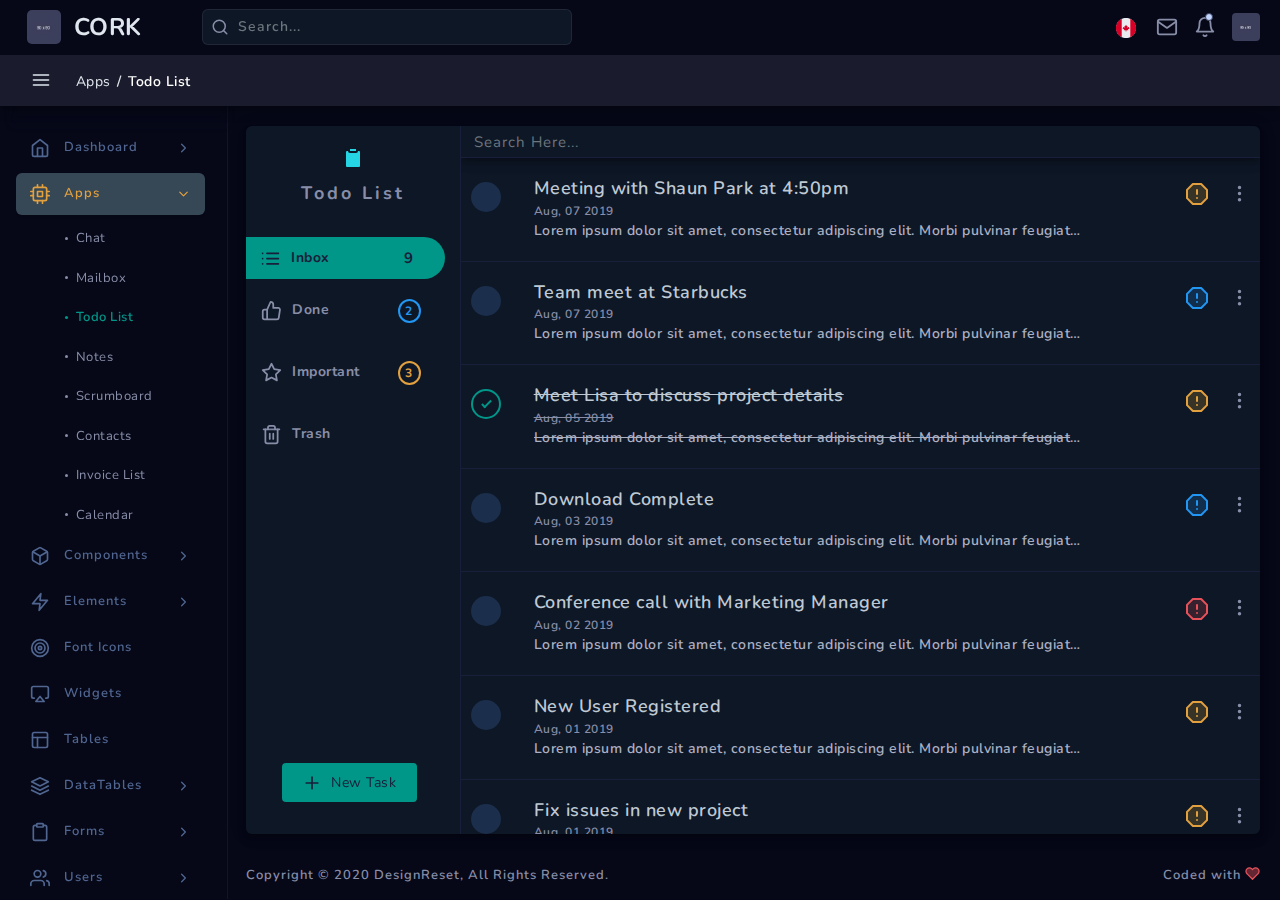
<file: apps_todoList.html>
<!DOCTYPE html>
<html lang="en">
<head>
    <meta charset="utf-8">
    <meta http-equiv="X-UA-Compatible" content="IE=edge">
    <meta name="viewport" content="width=device-width, initial-scale=1, maximum-scale=1, shrink-to-fit=no">
    <title>Todo List | CORK - Multipurpose Bootstrap Dashboard Template </title>
    <link rel="icon" type="image/x-icon" href="assets/img/favicon.ico"/>
    <!-- BEGIN GLOBAL MANDATORY STYLES -->
    <link href="https://fonts.googleapis.com/css?family=Nunito:400,600,700" rel="stylesheet">
    <link href="bootstrap/css/bootstrap.min.css" rel="stylesheet" type="text/css" />
    <link href="assets/css/plugins.css" rel="stylesheet" type="text/css" />
    <!-- END GLOBAL MANDATORY STYLES -->

    <!--  BEGIN CUSTOM STYLE FILE  -->
    <link rel="stylesheet" type="text/css" href="plugins/editors/quill/quill.snow.css">
    <link href="assets/css/apps/todolist.css" rel="stylesheet" type="text/css" />
    <!--  END CUSTOM STYLE FILE  -->
</head>
<body>
    
    <!--  BEGIN NAVBAR  -->
    <div class="header-container fixed-top">
        <header class="header navbar navbar-expand-sm">

            <ul class="navbar-item theme-brand flex-row  text-center">
                <li class="nav-item theme-logo">
                    <a href="index.html">
                        <img src="assets/img/90x90.jpg" class="navbar-logo" alt="logo">
                    </a>
                </li>
                <li class="nav-item theme-text">
                    <a href="index.html" class="nav-link"> CORK </a>
                </li>
            </ul>

            <ul class="navbar-item flex-row ml-md-0 ml-auto">
                <li class="nav-item align-self-center search-animated">
                    <svg xmlns="http://www.w3.org/2000/svg" width="24" height="24" viewBox="0 0 24 24" fill="none" stroke="currentColor" stroke-width="2" stroke-linecap="round" stroke-linejoin="round" class="feather feather-search toggle-search"><circle cx="11" cy="11" r="8"></circle><line x1="21" y1="21" x2="16.65" y2="16.65"></line></svg>
                    <form class="form-inline search-full form-inline search" role="search">
                        <div class="search-bar">
                            <input type="text" class="form-control search-form-control  ml-lg-auto" placeholder="Search...">
                        </div>
                    </form>
                </li>
            </ul>

            <ul class="navbar-item flex-row ml-md-auto">

                <li class="nav-item dropdown language-dropdown">
                    <a href="javascript:void(0);" class="nav-link dropdown-toggle" id="language-dropdown" data-toggle="dropdown" aria-haspopup="true" aria-expanded="false">
                        <img src="assets/img/ca.png" class="flag-width" alt="flag">
                    </a>
                    <div class="dropdown-menu position-absolute" aria-labelledby="language-dropdown">
                        <a class="dropdown-item d-flex" href="javascript:void(0);"><img src="assets/img/de.png" class="flag-width" alt="flag"> <span class="align-self-center">&nbsp;German</span></a>
                        <a class="dropdown-item d-flex" href="javascript:void(0);"><img src="assets/img/jp.png" class="flag-width" alt="flag"> <span class="align-self-center">&nbsp;Japanese</span></a>
                        <a class="dropdown-item d-flex" href="javascript:void(0);"><img src="assets/img/fr.png" class="flag-width" alt="flag"> <span class="align-self-center">&nbsp;French</span></a>
                        <a class="dropdown-item d-flex" href="javascript:void(0);"><img src="assets/img/ca.png" class="flag-width" alt="flag"> <span class="align-self-center">&nbsp;English</span></a>
                    </div>
                </li>

                <li class="nav-item dropdown message-dropdown">
                    <a href="javascript:void(0);" class="nav-link dropdown-toggle" id="messageDropdown" data-toggle="dropdown" aria-haspopup="true" aria-expanded="false">
                        <svg xmlns="http://www.w3.org/2000/svg" width="24" height="24" viewBox="0 0 24 24" fill="none" stroke="currentColor" stroke-width="2" stroke-linecap="round" stroke-linejoin="round" class="feather feather-mail"><path d="M4 4h16c1.1 0 2 .9 2 2v12c0 1.1-.9 2-2 2H4c-1.1 0-2-.9-2-2V6c0-1.1.9-2 2-2z"></path><polyline points="22,6 12,13 2,6"></polyline></svg>
                    </a>
                    <div class="dropdown-menu p-0 position-absolute" aria-labelledby="messageDropdown">
                        <div class="">
                            <a class="dropdown-item">
                                <div class="">

                                    <div class="media">
                                        <div class="user-img">
                                            <img class="usr-img rounded-circle" src="assets/img/90x90.jpg" alt="profile">
                                        </div>
                                        <div class="media-body">
                                            <div class="">
                                                <h5 class="usr-name">Kara Young</h5>
                                                <p class="msg-title">ACCOUNT UPDATE</p>
                                            </div>
                                        </div>
                                    </div>

                                </div>
                            </a>
                            <a class="dropdown-item">
                                <div class="">

                                    <div class="media">
                                        <div class="user-img">
                                            <img class="usr-img rounded-circle" src="assets/img/90x90.jpg" alt="profile">
                                        </div>
                                        <div class="media-body">
                                            <div class="">
                                                <h5 class="usr-name">Daisy Anderson</h5>
                                                <p class="msg-title">ACCOUNT UPDATE</p>
                                            </div>
                                        </div>
                                    </div>
                                    
                                </div>
                            </a>
                            <a class="dropdown-item">
                                <div class="">

                                    <div class="media">
                                        <div class="user-img">
                                            <img class="usr-img rounded-circle" src="assets/img/90x90.jpg" alt="profile">
                                        </div>
                                        <div class="media-body">
                                            <div class="">
                                                <h5 class="usr-name">Oscar Garner</h5>
                                                <p class="msg-title">ACCOUNT UPDATE</p>
                                            </div>
                                        </div>
                                    </div>
                                    
                                </div>
                            </a>
                        </div>
                    </div>
                </li>

                <li class="nav-item dropdown notification-dropdown">
                    <a href="javascript:void(0);" class="nav-link dropdown-toggle" id="notificationDropdown" data-toggle="dropdown" aria-haspopup="true" aria-expanded="false">
                        <svg xmlns="http://www.w3.org/2000/svg" width="24" height="24" viewBox="0 0 24 24" fill="none" stroke="currentColor" stroke-width="2" stroke-linecap="round" stroke-linejoin="round" class="feather feather-bell"><path d="M18 8A6 6 0 0 0 6 8c0 7-3 9-3 9h18s-3-2-3-9"></path><path d="M13.73 21a2 2 0 0 1-3.46 0"></path></svg><span class="badge badge-success"></span>
                    </a>
                    <div class="dropdown-menu position-absolute" aria-labelledby="notificationDropdown">
                        <div class="notification-scroll">

                            <div class="dropdown-item">
                                <div class="media">
                                    <svg xmlns="http://www.w3.org/2000/svg" width="24" height="24" viewBox="0 0 24 24" fill="none" stroke="currentColor" stroke-width="2" stroke-linecap="round" stroke-linejoin="round" class="feather feather-heart"><path d="M20.84 4.61a5.5 5.5 0 0 0-7.78 0L12 5.67l-1.06-1.06a5.5 5.5 0 0 0-7.78 7.78l1.06 1.06L12 21.23l7.78-7.78 1.06-1.06a5.5 5.5 0 0 0 0-7.78z"></path></svg>
                                    <div class="media-body">
                                        <div class="notification-para"><span class="user-name">Shaun Park</span> likes your photo.</div>
                                    </div>
                                </div>
                            </div>

                            <div class="dropdown-item">
                                <div class="media">
                                    <svg xmlns="http://www.w3.org/2000/svg" width="24" height="24" viewBox="0 0 24 24" fill="none" stroke="currentColor" stroke-width="2" stroke-linecap="round" stroke-linejoin="round" class="feather feather-share-2"><circle cx="18" cy="5" r="3"></circle><circle cx="6" cy="12" r="3"></circle><circle cx="18" cy="19" r="3"></circle><line x1="8.59" y1="13.51" x2="15.42" y2="17.49"></line><line x1="15.41" y1="6.51" x2="8.59" y2="10.49"></line></svg>
                                    <div class="media-body">
                                        <div class="notification-para"><span class="user-name">Kelly Young</span> shared your post</div>
                                    </div>
                                </div>
                            </div>

                            <div class="dropdown-item">
                                <div class="media">
                                    <svg xmlns="http://www.w3.org/2000/svg" width="24" height="24" viewBox="0 0 24 24" fill="none" stroke="currentColor" stroke-width="2" stroke-linecap="round" stroke-linejoin="round" class="feather feather-tag"><path d="M20.59 13.41l-7.17 7.17a2 2 0 0 1-2.83 0L2 12V2h10l8.59 8.59a2 2 0 0 1 0 2.82z"></path><line x1="7" y1="7" x2="7" y2="7"></line></svg>
                                    <div class="media-body">
                                        <div class="notification-para"><span class="user-name">Kelly Young</span> mentioned you in comment.</div>
                                    </div>
                                </div>
                            </div>
                        </div>
                    </div>
                </li>

                <li class="nav-item dropdown user-profile-dropdown">
                    <a href="javascript:void(0);" class="nav-link dropdown-toggle user" id="userProfileDropdown" data-toggle="dropdown" aria-haspopup="true" aria-expanded="true">
                        <img src="assets/img/90x90.jpg" alt="avatar">
                    </a>
                    <div class="dropdown-menu position-absolute" aria-labelledby="userProfileDropdown">
                        <div class="">
                            <div class="dropdown-item">
                                <a href="user_profile.html"><svg xmlns="http://www.w3.org/2000/svg" width="24" height="24" viewBox="0 0 24 24" fill="none" stroke="currentColor" stroke-width="2" stroke-linecap="round" stroke-linejoin="round" class="feather feather-user"><path d="M20 21v-2a4 4 0 0 0-4-4H8a4 4 0 0 0-4 4v2"></path><circle cx="12" cy="7" r="4"></circle></svg> My Profile</a>
                            </div>
                            <div class="dropdown-item">
                                <a href="apps_mailbox.html"><svg xmlns="http://www.w3.org/2000/svg" width="24" height="24" viewBox="0 0 24 24" fill="none" stroke="currentColor" stroke-width="2" stroke-linecap="round" stroke-linejoin="round" class="feather feather-inbox"><polyline points="22 12 16 12 14 15 10 15 8 12 2 12"></polyline><path d="M5.45 5.11L2 12v6a2 2 0 0 0 2 2h16a2 2 0 0 0 2-2v-6l-3.45-6.89A2 2 0 0 0 16.76 4H7.24a2 2 0 0 0-1.79 1.11z"></path></svg> Inbox</a>
                            </div>
                            <div class="dropdown-item">
                                <a href="auth_lockscreen.html"><svg xmlns="http://www.w3.org/2000/svg" width="24" height="24" viewBox="0 0 24 24" fill="none" stroke="currentColor" stroke-width="2" stroke-linecap="round" stroke-linejoin="round" class="feather feather-lock"><rect x="3" y="11" width="18" height="11" rx="2" ry="2"></rect><path d="M7 11V7a5 5 0 0 1 10 0v4"></path></svg> Lock Screen</a>
                            </div>
                            <div class="dropdown-item">
                                <a href="auth_login.html"><svg xmlns="http://www.w3.org/2000/svg" width="24" height="24" viewBox="0 0 24 24" fill="none" stroke="currentColor" stroke-width="2" stroke-linecap="round" stroke-linejoin="round" class="feather feather-log-out"><path d="M9 21H5a2 2 0 0 1-2-2V5a2 2 0 0 1 2-2h4"></path><polyline points="16 17 21 12 16 7"></polyline><line x1="21" y1="12" x2="9" y2="12"></line></svg> Sign Out</a>
                            </div>
                        </div>
                    </div>
                </li>

            </ul>
        </header>
    </div>
    <!--  END NAVBAR  -->

    <!--  BEGIN NAVBAR  -->
    <div class="sub-header-container">
        <header class="header navbar navbar-expand-sm">
            <a href="javascript:void(0);" class="sidebarCollapse" data-placement="bottom"><svg xmlns="http://www.w3.org/2000/svg" width="24" height="24" viewBox="0 0 24 24" fill="none" stroke="currentColor" stroke-width="2" stroke-linecap="round" stroke-linejoin="round" class="feather feather-menu"><line x1="3" y1="12" x2="21" y2="12"></line><line x1="3" y1="6" x2="21" y2="6"></line><line x1="3" y1="18" x2="21" y2="18"></line></svg></a>

            <ul class="navbar-nav flex-row">
                <li>
                    <div class="page-header">

                        <nav class="breadcrumb-one" aria-label="breadcrumb">
                            <ol class="breadcrumb">
                                <li class="breadcrumb-item"><a href="javascript:void(0);">Apps</a></li>
                                <li class="breadcrumb-item active" aria-current="page"><span>Todo List</span></li>
                            </ol>
                        </nav>

                    </div>
                </li>
            </ul>
        </header>
    </div>
    <!--  END NAVBAR  -->

    <!--  BEGIN MAIN CONTAINER  -->
    <div class="main-container" id="container">

        <div class="overlay"></div>
        <div class="search-overlay"></div>

        <!--  BEGIN SIDEBAR  -->
        <div class="sidebar-wrapper sidebar-theme">
            
            <nav id="sidebar">
                <div class="shadow-bottom"></div>

                <ul class="list-unstyled menu-categories" id="accordionExample">
                    <li class="menu">
                        <a href="#dashboard" data-toggle="collapse" aria-expanded="false" class="dropdown-toggle">
                            <div class="">
                                <svg xmlns="http://www.w3.org/2000/svg" width="24" height="24" viewBox="0 0 24 24" fill="none" stroke="currentColor" stroke-width="2" stroke-linecap="round" stroke-linejoin="round" class="feather feather-home"><path d="M3 9l9-7 9 7v11a2 2 0 0 1-2 2H5a2 2 0 0 1-2-2z"></path><polyline points="9 22 9 12 15 12 15 22"></polyline></svg>
                                <span>Dashboard</span>
                            </div>
                            <div>
                                <svg xmlns="http://www.w3.org/2000/svg" width="24" height="24" viewBox="0 0 24 24" fill="none" stroke="currentColor" stroke-width="2" stroke-linecap="round" stroke-linejoin="round" class="feather feather-chevron-right"><polyline points="9 18 15 12 9 6"></polyline></svg>
                            </div>
                        </a>
                        <ul class="collapse submenu list-unstyled" id="dashboard" data-parent="#accordionExample">
                            <li>
                                <a href="index.html"> Sales </a>
                            </li>
                            <li>
                                <a href="index2.html"> Analytics </a>
                            </li>
                        </ul>
                    </li>

                    <li class="menu">
                        <a href="#app" data-toggle="collapse" data-active="true" aria-expanded="true" class="dropdown-toggle">
                            <div class="">
                                <svg xmlns="http://www.w3.org/2000/svg" width="24" height="24" viewBox="0 0 24 24" fill="none" stroke="currentColor" stroke-width="2" stroke-linecap="round" stroke-linejoin="round" class="feather feather-cpu"><rect x="4" y="4" width="16" height="16" rx="2" ry="2"></rect><rect x="9" y="9" width="6" height="6"></rect><line x1="9" y1="1" x2="9" y2="4"></line><line x1="15" y1="1" x2="15" y2="4"></line><line x1="9" y1="20" x2="9" y2="23"></line><line x1="15" y1="20" x2="15" y2="23"></line><line x1="20" y1="9" x2="23" y2="9"></line><line x1="20" y1="14" x2="23" y2="14"></line><line x1="1" y1="9" x2="4" y2="9"></line><line x1="1" y1="14" x2="4" y2="14"></line></svg>
                                <span>Apps</span>
                            </div>
                            <div>
                                <svg xmlns="http://www.w3.org/2000/svg" width="24" height="24" viewBox="0 0 24 24" fill="none" stroke="currentColor" stroke-width="2" stroke-linecap="round" stroke-linejoin="round" class="feather feather-chevron-right"><polyline points="9 18 15 12 9 6"></polyline></svg>
                            </div>
                        </a>
                        <ul class="collapse submenu list-unstyled show" id="app" data-parent="#accordionExample">
                            <li>
                                <a href="apps_chat.html"> Chat </a>
                            </li>
                            <li>
                                <a href="apps_mailbox.html"> Mailbox  </a>
                            </li>
                            <li class="active">
                                <a href="apps_todoList.html"> Todo List </a>
                            </li>                            
                            <li>
                                <a href="apps_notes.html"> Notes </a>
                            </li>
                            <li>
                                <a href="apps_scrumboard.html">Scrumboard</a>
                            </li>
                            <li>
                                <a href="apps_contacts.html"> Contacts </a>
                            </li>
                            <li>
                                <a href="apps_invoice.html"> Invoice List </a>
                            </li>
                            <li>
                                <a href="apps_calendar.html"> Calendar </a>
                            </li>
                        </ul>
                    </li>

                    <li class="menu">
                        <a href="#components" data-toggle="collapse" aria-expanded="false" class="dropdown-toggle">
                            <div class="">
                                <svg xmlns="http://www.w3.org/2000/svg" width="24" height="24" viewBox="0 0 24 24" fill="none" stroke="currentColor" stroke-width="2" stroke-linecap="round" stroke-linejoin="round" class="feather feather-box"><path d="M21 16V8a2 2 0 0 0-1-1.73l-7-4a2 2 0 0 0-2 0l-7 4A2 2 0 0 0 3 8v8a2 2 0 0 0 1 1.73l7 4a2 2 0 0 0 2 0l7-4A2 2 0 0 0 21 16z"></path><polyline points="3.27 6.96 12 12.01 20.73 6.96"></polyline><line x1="12" y1="22.08" x2="12" y2="12"></line></svg>
                                <span>Components</span>
                            </div>
                            <div>
                                <svg xmlns="http://www.w3.org/2000/svg" width="24" height="24" viewBox="0 0 24 24" fill="none" stroke="currentColor" stroke-width="2" stroke-linecap="round" stroke-linejoin="round" class="feather feather-chevron-right"><polyline points="9 18 15 12 9 6"></polyline></svg>
                            </div>
                        </a>
                        <ul class="collapse submenu list-unstyled" id="components" data-parent="#accordionExample">
                            <li>
                                <a href="component_tabs.html"> Tabs </a>
                            </li>
                            <li>
                                <a href="component_accordion.html"> Accordions  </a>
                            </li>
                            <li>
                                <a href="component_modal.html"> Modals </a>
                            </li>                            
                            <li>
                                <a href="component_cards.html"> Cards </a>
                            </li>
                            <li>
                                <a href="component_bootstrap_carousel.html">Carousel</a>
                            </li>
                            <li>
                                <a href="component_blockui.html"> Block UI </a>
                            </li>
                            <li>
                                <a href="component_countdown.html"> Countdown </a>
                            </li>
                            <li>
                                <a href="component_counter.html"> Counter </a>
                            </li>
                            <li>
                                <a href="component_sweetalert.html"> Sweet Alerts </a>
                            </li>
                            <li>
                                <a href="component_timeline.html"> Timeline </a>
                            </li>
                            <li>
                                <a href="component_snackbar.html"> Notifications </a>
                            </li>
                            <li>
                                <a href="component_session_timeout.html"> Session Timeout </a>
                            </li>
                            <li>
                                <a href="component_media_object.html"> Media Object </a>
                            </li>
                            <li>
                                <a href="component_list_group.html"> List Group </a>
                            </li>
                            <li>
                                <a href="component_pricing_table.html"> Pricing Tables </a>
                            </li>
                            <li>
                                <a href="component_lightbox.html"> Lightbox </a>
                            </li>
                        </ul>
                    </li>

                    <li class="menu">
                        <a href="#elements" data-toggle="collapse" aria-expanded="false" class="dropdown-toggle">
                            <div class="">
                                <svg xmlns="http://www.w3.org/2000/svg" width="24" height="24" viewBox="0 0 24 24" fill="none" stroke="currentColor" stroke-width="2" stroke-linecap="round" stroke-linejoin="round" class="feather feather-zap"><polygon points="13 2 3 14 12 14 11 22 21 10 12 10 13 2"></polygon></svg>
                                <span>Elements</span>
                            </div>
                            <div>
                                <svg xmlns="http://www.w3.org/2000/svg" width="24" height="24" viewBox="0 0 24 24" fill="none" stroke="currentColor" stroke-width="2" stroke-linecap="round" stroke-linejoin="round" class="feather feather-chevron-right"><polyline points="9 18 15 12 9 6"></polyline></svg>
                            </div>
                        </a>
                        <ul class="collapse submenu list-unstyled" id="elements" data-parent="#accordionExample">
                            <li>
                                <a href="element_alerts.html"> Alerts </a>
                            </li>
                            <li>
                                <a href="element_avatar.html"> Avatar </a>
                            </li>
                            <li>
                                <a href="element_badges.html"> Badges </a>
                            </li>
                            <li>
                                <a href="element_breadcrumbs.html"> Breadcrumbs </a>
                            </li>                            
                            <li>
                                <a href="element_buttons.html"> Buttons </a>
                            </li>
                            <li>
                                <a href="element_buttons_group.html"> Button Groups </a>
                            </li>
                            <li>
                                <a href="element_color_library.html"> Color Library </a>
                            </li>
                            <li>
                                <a href="element_dropdown.html"> Dropdown </a>
                            </li>
                            <li>
                                <a href="element_infobox.html"> Infobox </a>
                            </li>
                            <li>
                                <a href="element_jumbotron.html"> Jumbotron </a>
                            </li>
                            <li>
                                <a href="element_loader.html"> Loader </a>
                            </li>
                            <li>
                                <a href="element_pagination.html"> Pagination </a>
                            </li>
                            <li>
                                <a href="element_popovers.html"> Popovers </a>
                            </li>
                            <li>
                                <a href="element_progress_bar.html"> Progress Bar </a>
                            </li>
                            <li>
                                <a href="element_search.html"> Search </a>
                            </li>
                            <li>
                                <a href="element_tooltips.html"> Tooltips </a>
                            </li>
                            <li>
                                <a href="element_treeview.html"> Treeview </a>
                            </li>
                            <li>
                                <a href="element_typography.html"> Typography </a>
                            </li>
                        </ul>
                    </li>

                    <li class="menu">
                        <a href="fonticons.html" aria-expanded="false" class="dropdown-toggle">
                            <div class="">
                                <svg xmlns="http://www.w3.org/2000/svg" width="24" height="24" viewBox="0 0 24 24" fill="none" stroke="currentColor" stroke-width="2" stroke-linecap="round" stroke-linejoin="round" class="feather feather-target"><circle cx="12" cy="12" r="10"></circle><circle cx="12" cy="12" r="6"></circle><circle cx="12" cy="12" r="2"></circle></svg>
                                <span>Font Icons</span>
                            </div>
                        </a>
                    </li>

                    <li class="menu">
                        <a href="widgets.html" aria-expanded="false" class="dropdown-toggle">
                            <div class="">
                                <svg xmlns="http://www.w3.org/2000/svg" width="24" height="24" viewBox="0 0 24 24" fill="none" stroke="currentColor" stroke-width="2" stroke-linecap="round" stroke-linejoin="round" class="feather feather-airplay"><path d="M5 17H4a2 2 0 0 1-2-2V5a2 2 0 0 1 2-2h16a2 2 0 0 1 2 2v10a2 2 0 0 1-2 2h-1"></path><polygon points="12 15 17 21 7 21 12 15"></polygon></svg>
                                <span>Widgets</span>
                            </div>
                        </a>
                    </li>

                    <li class="menu">
                        <a href="table_basic.html" aria-expanded="false" class="dropdown-toggle">
                            <div class="">
                                <svg xmlns="http://www.w3.org/2000/svg" width="24" height="24" viewBox="0 0 24 24" fill="none" stroke="currentColor" stroke-width="2" stroke-linecap="round" stroke-linejoin="round" class="feather feather-layout"><rect x="3" y="3" width="18" height="18" rx="2" ry="2"></rect><line x1="3" y1="9" x2="21" y2="9"></line><line x1="9" y1="21" x2="9" y2="9"></line></svg>
                                <span>Tables</span>
                            </div>
                        </a>
                    </li>

                    <li class="menu">
                        <a href="#datatables" data-toggle="collapse" aria-expanded="false" class="dropdown-toggle">
                            <div class="">
                                <svg xmlns="http://www.w3.org/2000/svg" width="24" height="24" viewBox="0 0 24 24" fill="none" stroke="currentColor" stroke-width="2" stroke-linecap="round" stroke-linejoin="round" class="feather feather-layers"><polygon points="12 2 2 7 12 12 22 7 12 2"></polygon><polyline points="2 17 12 22 22 17"></polyline><polyline points="2 12 12 17 22 12"></polyline></svg>
                                <span>DataTables</span>
                            </div>
                            <div>
                                <svg xmlns="http://www.w3.org/2000/svg" width="24" height="24" viewBox="0 0 24 24" fill="none" stroke="currentColor" stroke-width="2" stroke-linecap="round" stroke-linejoin="round" class="feather feather-chevron-right"><polyline points="9 18 15 12 9 6"></polyline></svg>
                            </div>
                        </a>
                        <ul class="collapse submenu list-unstyled" id="datatables" data-parent="#accordionExample">
                            <li>
                                <a href="table_dt_basic.html"> Basic </a>
                            </li>
                            <li>
                                <a href="table_dt_basic-light.html"> Light </a>
                            </li>
                            <li>
                                <a href="table_dt_ordering_sorting.html"> Order Sorting </a>
                            </li>
                            <li>
                                <a href="table_dt_multi-column_ordering.html"> Multi-Column </a>
                            </li>
                            <li>
                                <a href="table_dt_multiple_tables.html"> Multiple Tables</a>
                            </li>
                            <li>
                                <a href="table_dt_alternative_pagination.html"> Alt. Pagination</a>
                            </li>
                            <li>
                                <a href="table_dt_custom.html"> Custom </a>
                            </li>
                            <li>
                                <a href="table_dt_range_search.html"> Range Search </a>
                            </li>
                            <li>
                                <a href="table_dt_html5.html"> HTML5 Export </a>
                            </li>
                            <li>
                                <a href="table_dt_live_dom_ordering.html"> Live DOM ordering </a>
                            </li>
                            <li>
                                <a href="table_dt_miscellaneous.html"> Miscellaneous </a>
                            </li>
                        </ul>
                    </li>

                    <li class="menu">
                        <a href="#forms" data-toggle="collapse" aria-expanded="false" class="dropdown-toggle">
                            <div class="">
                                <svg xmlns="http://www.w3.org/2000/svg" width="24" height="24" viewBox="0 0 24 24" fill="none" stroke="currentColor" stroke-width="2" stroke-linecap="round" stroke-linejoin="round" class="feather feather-clipboard"><path d="M16 4h2a2 2 0 0 1 2 2v14a2 2 0 0 1-2 2H6a2 2 0 0 1-2-2V6a2 2 0 0 1 2-2h2"></path><rect x="8" y="2" width="8" height="4" rx="1" ry="1"></rect></svg>
                                <span>Forms</span>
                            </div>
                            <div>
                                <svg xmlns="http://www.w3.org/2000/svg" width="24" height="24" viewBox="0 0 24 24" fill="none" stroke="currentColor" stroke-width="2" stroke-linecap="round" stroke-linejoin="round" class="feather feather-chevron-right"><polyline points="9 18 15 12 9 6"></polyline></svg>
                            </div>
                        </a>
                        <ul class="collapse submenu list-unstyled" id="forms" data-parent="#accordionExample">
                            <li>
                                <a href="form_bootstrap_basic.html"> Basic </a>
                            </li>
                            <li>
                                <a href="form_input_group_basic.html"> Input Group </a>
                            </li>
                            <li>
                                <a href="form_layouts.html"> Layouts </a>
                            </li>
                            <li>
                                <a href="form_validation.html"> Validation </a>
                            </li>
                            <li>
                                <a href="form_input_mask.html"> Input Mask </a>
                            </li>
                            <li>
                                <a href="form_bootstrap_select.html"> Bootstrap Select </a>
                            </li>
                            <li>
                                <a href="form_select2.html"> Select2 </a>
                            </li>
                            <li>
                                <a href="form_bootstrap_touchspin.html"> TouchSpin </a>
                            </li>
                            <li>
                                <a href="form_maxlength.html"> Maxlength </a>
                            </li>                          
                            <li>
                                <a href="form_checkbox_radio.html"> Checkbox &amp; Radio </a>
                            </li>                            
                            <li>
                                <a href="form_switches.html"> Switches </a>
                            </li>
                            <li>
                                <a href="form_wizard.html"> Wizards </a>
                            </li>
                            <li>
                                <a href="form_fileupload.html"> File Upload </a>
                            </li>
                            <li>
                                <a href="form_quill.html"> Quill Editor </a>
                            </li>
                            <li>
                                <a href="form_markdown.html"> Markdown Editor </a>
                            </li>
                            <li>
                                <a href="form_date_range_picker.html"> Date &amp; Range Picker </a>
                            </li>
                            <li>
                                <a href="form_clipboard.html"> Clipboard </a>
                            </li>
                            <li>
                                <a href="form_typeahead.html"> Typeahead </a>
                            </li>
                        </ul>
                    </li>
                    
                    <li class="menu">
                        <a href="#users" data-toggle="collapse" aria-expanded="false" class="dropdown-toggle">
                            <div class="">
                                <svg xmlns="http://www.w3.org/2000/svg" width="24" height="24" viewBox="0 0 24 24" fill="none" stroke="currentColor" stroke-width="2" stroke-linecap="round" stroke-linejoin="round" class="feather feather-users"><path d="M17 21v-2a4 4 0 0 0-4-4H5a4 4 0 0 0-4 4v2"></path><circle cx="9" cy="7" r="4"></circle><path d="M23 21v-2a4 4 0 0 0-3-3.87"></path><path d="M16 3.13a4 4 0 0 1 0 7.75"></path></svg>
                                <span>Users</span>
                            </div>
                            <div>
                                <svg xmlns="http://www.w3.org/2000/svg" width="24" height="24" viewBox="0 0 24 24" fill="none" stroke="currentColor" stroke-width="2" stroke-linecap="round" stroke-linejoin="round" class="feather feather-chevron-right"><polyline points="9 18 15 12 9 6"></polyline></svg>
                            </div>
                        </a>
                        <ul class="collapse submenu list-unstyled" id="users" data-parent="#accordionExample">
                            <li>
                                <a href="user_profile.html"> Profile </a>
                            </li>
                            <li>
                                <a href="user_account_setting.html"> Account Settings </a>
                            </li>
                        </ul>
                    </li>

                    <li class="menu">
                        <a href="#pages" data-toggle="collapse" aria-expanded="false" class="dropdown-toggle">
                            <div class="">
                                <svg xmlns="http://www.w3.org/2000/svg" width="24" height="24" viewBox="0 0 24 24" fill="none" stroke="currentColor" stroke-width="2" stroke-linecap="round" stroke-linejoin="round" class="feather feather-file"><path d="M13 2H6a2 2 0 0 0-2 2v16a2 2 0 0 0 2 2h12a2 2 0 0 0 2-2V9z"></path><polyline points="13 2 13 9 20 9"></polyline></svg>
                                <span>Pages</span>
                            </div>
                            <div>
                                <svg xmlns="http://www.w3.org/2000/svg" width="24" height="24" viewBox="0 0 24 24" fill="none" stroke="currentColor" stroke-width="2" stroke-linecap="round" stroke-linejoin="round" class="feather feather-chevron-right"><polyline points="9 18 15 12 9 6"></polyline></svg>
                            </div>
                        </a>
                        <ul class="collapse submenu list-unstyled" id="pages" data-parent="#accordionExample">
                            <li>
                                <a href="pages_helpdesk.html"> Helpdesk </a>
                            </li>
                            <li>
                                <a href="pages_contact_us.html"> Contact Form </a>
                            </li>
                            <li>
                                <a href="pages_faq.html"> FAQ </a>
                            </li>
                            <li>
                                <a href="pages_faq2.html"> FAQ 2 </a>
                            </li>
                            <li>
                                <a href="pages_privacy.html"> Privacy Policy </a>
                            </li>
                            <li>
                                <a href="pages_coming_soon.html"> Coming Soon </a>
                            </li>
                            <li>
                                <a href="#pages-error" data-toggle="collapse" aria-expanded="false" class="dropdown-toggle"> Error <svg xmlns="http://www.w3.org/2000/svg" width="24" height="24" viewBox="0 0 24 24" fill="none" stroke="currentColor" stroke-width="2" stroke-linecap="round" stroke-linejoin="round" class="feather feather-chevron-right"><polyline points="9 18 15 12 9 6"></polyline></svg> </a>
                                <ul class="collapse list-unstyled sub-submenu" id="pages-error" data-parent="#pages"> 
                                    <li>
                                        <a href="pages_error404.html"> 404 </a>
                                    </li>
                                    <li>
                                        <a href="pages_error500.html"> 500 </a>
                                    </li>
                                    <li>
                                        <a href="pages_error503.html"> 503 </a>
                                    </li>
                                    <li>
                                        <a href="pages_maintenence.html"> Maintanence </a>
                                    </li>
                                </ul>
                            </li>
                        </ul>
                    </li>

                    <li class="menu">
                        <a href="#authentication" data-toggle="collapse" aria-expanded="false" class="dropdown-toggle">
                            <div class="">
                                <svg xmlns="http://www.w3.org/2000/svg" width="24" height="24" viewBox="0 0 24 24" fill="none" stroke="currentColor" stroke-width="2" stroke-linecap="round" stroke-linejoin="round" class="feather feather-lock"><rect x="3" y="11" width="18" height="11" rx="2" ry="2"></rect><path d="M7 11V7a5 5 0 0 1 10 0v4"></path></svg>
                                <span>Authentication</span>
                            </div>
                            <div>
                                <svg xmlns="http://www.w3.org/2000/svg" width="24" height="24" viewBox="0 0 24 24" fill="none" stroke="currentColor" stroke-width="2" stroke-linecap="round" stroke-linejoin="round" class="feather feather-chevron-right"><polyline points="9 18 15 12 9 6"></polyline></svg>
                            </div>
                        </a>
                        <ul class="collapse submenu list-unstyled" id="authentication" data-parent="#accordionExample">
                            <li>
                                <a href="auth_login_boxed.html"> Login Boxed </a>
                            </li>
                            <li>
                                <a href="auth_register_boxed.html"> Register Boxed </a>
                            </li>
                            <li>
                                <a href="auth_lockscreen_boxed.html"> Unlock Boxed </a>
                            </li>
                            <li>
                                <a href="auth_pass_recovery_boxed.html"> Recover ID Boxed </a>
                            </li>
                            <li>
                                <a href="auth_login.html"> Login Cover </a>
                            </li>
                            <li>
                                <a href="auth_register.html"> Register Cover </a>
                            </li>
                            <li>
                                <a href="auth_lockscreen.html"> Unlock Cover </a>
                            </li>
                            <li>
                                <a href="auth_pass_recovery.html"> Recover ID Cover </a>
                            </li>
                        </ul>
                    </li>

                    <li class="menu">
                        <a href="dragndrop_dragula.html" aria-expanded="false" class="dropdown-toggle">
                            <div class="">
                                <svg xmlns="http://www.w3.org/2000/svg" width="24" height="24" viewBox="0 0 24 24" fill="none" stroke="currentColor" stroke-width="2" stroke-linecap="round" stroke-linejoin="round" class="feather feather-move"><polyline points="5 9 2 12 5 15"></polyline><polyline points="9 5 12 2 15 5"></polyline><polyline points="15 19 12 22 9 19"></polyline><polyline points="19 9 22 12 19 15"></polyline><line x1="2" y1="12" x2="22" y2="12"></line><line x1="12" y1="2" x2="12" y2="22"></line></svg>
                                <span>Drag and Drop</span>
                            </div>
                        </a>
                    </li>

                    <li class="menu">
                        <a href="map_jvector.html" aria-expanded="false" class="dropdown-toggle">
                            <div class="">
                                <svg xmlns="http://www.w3.org/2000/svg" width="24" height="24" viewBox="0 0 24 24" fill="none" stroke="currentColor" stroke-width="2" stroke-linecap="round" stroke-linejoin="round" class="feather feather-map"><polygon points="1 6 1 22 8 18 16 22 23 18 23 2 16 6 8 2 1 6"></polygon><line x1="8" y1="2" x2="8" y2="18"></line><line x1="16" y1="6" x2="16" y2="22"></line></svg>
                                <span>Maps</span>
                            </div>
                        </a>
                    </li>

                    <li class="menu">
                        <a href="charts_apex.html" aria-expanded="false" class="dropdown-toggle">
                            <div class="">
                                <svg xmlns="http://www.w3.org/2000/svg" width="24" height="24" viewBox="0 0 24 24" fill="none" stroke="currentColor" stroke-width="2" stroke-linecap="round" stroke-linejoin="round" class="feather feather-pie-chart"><path d="M21.21 15.89A10 10 0 1 1 8 2.83"></path><path d="M22 12A10 10 0 0 0 12 2v10z"></path></svg>
                                <span>Charts</span>
                            </div>
                        </a>
                    </li>

                    <li class="menu">
                        <a href="#starter-kit" data-toggle="collapse" aria-expanded="false" class="dropdown-toggle">
                            <div class="">
                                <svg xmlns="http://www.w3.org/2000/svg" width="24" height="24" viewBox="0 0 24 24" fill="none" stroke="currentColor" stroke-width="2" stroke-linecap="round" stroke-linejoin="round" class="feather feather-terminal"><polyline points="4 17 10 11 4 5"></polyline><line x1="12" y1="19" x2="20" y2="19"></line></svg>
                                <span>Starter Kit</span>
                            </div>
                            <div>
                                <svg xmlns="http://www.w3.org/2000/svg" width="24" height="24" viewBox="0 0 24 24" fill="none" stroke="currentColor" stroke-width="2" stroke-linecap="round" stroke-linejoin="round" class="feather feather-chevron-right"><polyline points="9 18 15 12 9 6"></polyline></svg>
                            </div>
                        </a>
                        <ul class="collapse submenu list-unstyled" id="starter-kit" data-parent="#accordionExample">
                            <li>
                                <a href="starter_kit_blank_page.html"> Blank Page </a>
                            </li>
                            <li>
                                <a href="starter_kit_breadcrumbs.html"> Breadcrumbs </a>
                            </li>
                            <li>
                                <a href="starter_kit_boxed.html"> Boxed </a>
                            </li>
                            <li>
                                <a href="starter_kit_alt_menu.html"> Alternate Menu </a>
                            </li>
                        </ul>
                    </li>

                    <li class="menu">
                        <a href="../../documentation/index.html" aria-expanded="false" class="dropdown-toggle">
                            <div class="">
                                <svg xmlns="http://www.w3.org/2000/svg" width="24" height="24" viewBox="0 0 24 24" fill="none" stroke="currentColor" stroke-width="2" stroke-linecap="round" stroke-linejoin="round" class="feather feather-book"><path d="M4 19.5A2.5 2.5 0 0 1 6.5 17H20"></path><path d="M6.5 2H20v20H6.5A2.5 2.5 0 0 1 4 19.5v-15A2.5 2.5 0 0 1 6.5 2z"></path></svg>
                                <span>Documentation</span>
                            </div>
                        </a>
                    </li>
                    
                </ul>
                
            </nav>

        </div>
        <!--  END SIDEBAR  -->

        <!--  BEGIN CONTENT AREA  -->
        <div id="content" class="main-content">
            <div class="layout-px-spacing">

                <div class="row layout-top-spacing">
                    <div class="col-xl-12 col-lg-12 col-md-12">

                        <div class="mail-box-container">
                            <div class="mail-overlay"></div>

                            <div class="tab-title">
                                <div class="row">
                                    <div class="col-md-12 col-sm-12 col-12 text-center">
                                        <svg xmlns="http://www.w3.org/2000/svg" width="24" height="24" viewBox="0 0 24 24" fill="none" stroke="currentColor" stroke-width="2" stroke-linecap="round" stroke-linejoin="round" class="feather feather-clipboard"><path d="M16 4h2a2 2 0 0 1 2 2v14a2 2 0 0 1-2 2H6a2 2 0 0 1-2-2V6a2 2 0 0 1 2-2h2"></path><rect x="8" y="2" width="8" height="4" rx="1" ry="1"></rect></svg>
                                        <h5 class="app-title">Todo List</h5>
                                    </div>

                                    <div class="todoList-sidebar-scroll">
                                        <div class="col-md-12 col-sm-12 col-12 mt-4 pl-0">
                                            <ul class="nav nav-pills d-block" id="pills-tab" role="tablist">
                                                <li class="nav-item">
                                                    <a class="nav-link list-actions active" id="all-list" data-toggle="pill" href="#pills-inbox" role="tab" aria-selected="true"><svg xmlns="http://www.w3.org/2000/svg" width="24" height="24" viewBox="0 0 24 24" fill="none" stroke="currentColor" stroke-width="2" stroke-linecap="round" stroke-linejoin="round" class="feather feather-list"><line x1="8" y1="6" x2="21" y2="6"></line><line x1="8" y1="12" x2="21" y2="12"></line><line x1="8" y1="18" x2="21" y2="18"></line><line x1="3" y1="6" x2="3" y2="6"></line><line x1="3" y1="12" x2="3" y2="12"></line><line x1="3" y1="18" x2="3" y2="18"></line></svg> Inbox <span class="todo-badge badge"></span></a>
                                                </li>
                                                <li class="nav-item">
                                                    <a class="nav-link list-actions" id="todo-task-done" data-toggle="pill" href="#pills-sentmail" role="tab" aria-selected="false"><svg xmlns="http://www.w3.org/2000/svg" width="24" height="24" viewBox="0 0 24 24" fill="none" stroke="currentColor" stroke-width="2" stroke-linecap="round" stroke-linejoin="round" class="feather feather-thumbs-up"><path d="M14 9V5a3 3 0 0 0-3-3l-4 9v11h11.28a2 2 0 0 0 2-1.7l1.38-9a2 2 0 0 0-2-2.3zM7 22H4a2 2 0 0 1-2-2v-7a2 2 0 0 1 2-2h3"></path></svg> Done <span class="todo-badge badge"></span></a>
                                                </li>
                                                <li class="nav-item">
                                                    <a class="nav-link list-actions" id="todo-task-important" data-toggle="pill" href="#pills-important" role="tab" aria-selected="false"><svg xmlns="http://www.w3.org/2000/svg" width="24" height="24" viewBox="0 0 24 24" fill="none" stroke="currentColor" stroke-width="2" stroke-linecap="round" stroke-linejoin="round" class="feather feather-star"><polygon points="12 2 15.09 8.26 22 9.27 17 14.14 18.18 21.02 12 17.77 5.82 21.02 7 14.14 2 9.27 8.91 8.26 12 2"></polygon></svg> Important <span class="todo-badge badge"></span></a>
                                                </li>
                                                <li class="nav-item">
                                                    <a class="nav-link list-actions" id="todo-task-trash" data-toggle="pill" href="#pills-trash" role="tab" aria-selected="false"><svg xmlns="http://www.w3.org/2000/svg" width="24" height="24" viewBox="0 0 24 24" fill="none" stroke="currentColor" stroke-width="2" stroke-linecap="round" stroke-linejoin="round" class="feather feather-trash-2"><polyline points="3 6 5 6 21 6"></polyline><path d="M19 6v14a2 2 0 0 1-2 2H7a2 2 0 0 1-2-2V6m3 0V4a2 2 0 0 1 2-2h4a2 2 0 0 1 2 2v2"></path><line x1="10" y1="11" x2="10" y2="17"></line><line x1="14" y1="11" x2="14" y2="17"></line></svg> Trash</a>
                                                </li>
                                            </ul>
                                        </div>
                                    </div>

                                    <a class="btn" id="addTask" href="#"><svg xmlns="http://www.w3.org/2000/svg" width="24" height="24" viewBox="0 0 24 24" fill="none" stroke="currentColor" stroke-width="2" stroke-linecap="round" stroke-linejoin="round" class="feather feather-plus"><line x1="12" y1="5" x2="12" y2="19"></line><line x1="5" y1="12" x2="19" y2="12"></line></svg> New Task</a>
                                </div>
                            </div>

                            <div id="todo-inbox" class="accordion todo-inbox">
                                <div class="search">
                                    <input type="text" class="form-control input-search" placeholder="Search Here...">
                                    <svg xmlns="http://www.w3.org/2000/svg" width="24" height="24" viewBox="0 0 24 24" fill="none" stroke="currentColor" stroke-width="2" stroke-linecap="round" stroke-linejoin="round" class="feather feather-menu mail-menu d-lg-none"><line x1="3" y1="12" x2="21" y2="12"></line><line x1="3" y1="6" x2="21" y2="6"></line><line x1="3" y1="18" x2="21" y2="18"></line></svg>
                                </div>
                        
                                <div class="todo-box">
                                    
                                    <div id="ct" class="todo-box-scroll">
                                        <div class="todo-item all-list">
                                            <div class="todo-item-inner">
                                                <div class="n-chk text-center">
                                                    <label class="new-control new-checkbox checkbox-primary">
                                                      <input type="checkbox" class="new-control-input inbox-chkbox">
                                                      <span class="new-control-indicator"></span>
                                                    </label>
                                                </div>

                                                <div class="todo-content">
                                                    <h5 class="todo-heading" data-todoHeading="Meeting with Shaun Park at 4:50pm">Meeting with Shaun Park at 4:50pm</h5>
                                                    <p class="meta-date">Aug, 07 2019</p>
                                                    <p class="todo-text" data-todoHtml="<p>Lorem ipsum dolor sit amet, consectetur adipiscing elit. Morbi pulvinar feugiat consequat. Duis lacus nibh, sagittis id varius vel, aliquet non augue. Vivamus sem ante, ultrices at ex a, rhoncus ullamcorper tellus. Nunc iaculis eu ligula ac consequat. Orci varius natoque penatibus et magnis dis parturient montes, nascetur ridiculus mus. Vestibulum mattis urna neque, eget posuere lorem tempus non. Suspendisse ac turpis dictum, convallis est ut, posuere sem. Etiam imperdiet aliquam risus, eu commodo urna vestibulum at. Suspendisse malesuada lorem eu sodales aliquam.</p>" data-todoText='{"ops":[{"insert":"Lorem ipsum dolor sit amet, consectetur adipiscing elit. Morbi pulvinar feugiat consequat. Duis lacus nibh, sagittis id varius vel, aliquet non augue. Vivamus sem ante, ultrices at ex a, rhoncus ullamcorper tellus. Nunc iaculis eu ligula ac consequat. Orci varius natoque penatibus et magnis dis parturient montes, nascetur ridiculus mus. Vestibulum mattis urna neque, eget posuere lorem tempus non. Suspendisse ac turpis dictum, convallis est ut, posuere sem. Etiam imperdiet aliquam risus, eu commodo urna vestibulum at. Suspendisse malesuada lorem eu sodales aliquam.\n"}]}'>Lorem ipsum dolor sit amet, consectetur adipiscing elit. Morbi pulvinar feugiat consequat. Duis lacus nibh, sagittis id varius vel, aliquet non augue. Vivamus sem ante, ultrices at ex a, rhoncus ullamcorper tellus. Nunc iaculis eu ligula ac consequat. Orci varius natoque penatibus et magnis dis parturient montes, nascetur ridiculus mus. Vestibulum mattis urna neque, eget posuere lorem tempus non. Suspendisse ac turpis dictum, convallis est ut, posuere sem. Etiam imperdiet aliquam risus, eu commodo urna vestibulum at. Suspendisse malesuada lorem eu sodales aliquam.</p>
                                                </div>

                                                <div class="priority-dropdown custom-dropdown-icon">
                                                    <div class="dropdown p-dropdown">
                                                        <a class="dropdown-toggle warning" href="#" role="button" id="dropdownMenuLink-1" data-toggle="dropdown" aria-haspopup="true" aria-expanded="true">
                                                            <svg xmlns="http://www.w3.org/2000/svg" width="24" height="24" viewBox="0 0 24 24" fill="none" stroke="currentColor" stroke-width="2" stroke-linecap="round" stroke-linejoin="round" class="feather feather-alert-octagon"><polygon points="7.86 2 16.14 2 22 7.86 22 16.14 16.14 22 7.86 22 2 16.14 2 7.86 7.86 2"></polygon><line x1="12" y1="8" x2="12" y2="12"></line><line x1="12" y1="16" x2="12" y2="16"></line></svg>
                                                        </a>

                                                        <div class="dropdown-menu" aria-labelledby="dropdownMenuLink-1">
                                                            <a class="dropdown-item danger" href="javascript:void(0);"><svg xmlns="http://www.w3.org/2000/svg" width="24" height="24" viewBox="0 0 24 24" fill="none" stroke="currentColor" stroke-width="2" stroke-linecap="round" stroke-linejoin="round" class="feather feather-alert-octagon"><polygon points="7.86 2 16.14 2 22 7.86 22 16.14 16.14 22 7.86 22 2 16.14 2 7.86 7.86 2"></polygon><line x1="12" y1="8" x2="12" y2="12"></line><line x1="12" y1="16" x2="12" y2="16"></line></svg> High</a>
                                                            <a class="dropdown-item warning" href="javascript:void(0);"><svg xmlns="http://www.w3.org/2000/svg" width="24" height="24" viewBox="0 0 24 24" fill="none" stroke="currentColor" stroke-width="2" stroke-linecap="round" stroke-linejoin="round" class="feather feather-alert-octagon"><polygon points="7.86 2 16.14 2 22 7.86 22 16.14 16.14 22 7.86 22 2 16.14 2 7.86 7.86 2"></polygon><line x1="12" y1="8" x2="12" y2="12"></line><line x1="12" y1="16" x2="12" y2="16"></line></svg> Middle</a>
                                                            <a class="dropdown-item primary" href="javascript:void(0);"><svg xmlns="http://www.w3.org/2000/svg" width="24" height="24" viewBox="0 0 24 24" fill="none" stroke="currentColor" stroke-width="2" stroke-linecap="round" stroke-linejoin="round" class="feather feather-alert-octagon"><polygon points="7.86 2 16.14 2 22 7.86 22 16.14 16.14 22 7.86 22 2 16.14 2 7.86 7.86 2"></polygon><line x1="12" y1="8" x2="12" y2="12"></line><line x1="12" y1="16" x2="12" y2="16"></line></svg> Low</a>
                                                        </div>
                                                    </div>
                                                </div>

                                                <div class="action-dropdown custom-dropdown-icon">
                                                    <div class="dropdown">
                                                        <a class="dropdown-toggle" href="#" role="button" id="dropdownMenuLink-2" data-toggle="dropdown" aria-haspopup="true" aria-expanded="true">
                                                            <svg xmlns="http://www.w3.org/2000/svg" width="24" height="24" viewBox="0 0 24 24" fill="none" stroke="currentColor" stroke-width="2" stroke-linecap="round" stroke-linejoin="round" class="feather feather-more-vertical"><circle cx="12" cy="12" r="1"></circle><circle cx="12" cy="5" r="1"></circle><circle cx="12" cy="19" r="1"></circle></svg>
                                                        </a>

                                                        <div class="dropdown-menu" aria-labelledby="dropdownMenuLink-2">
                                                            <a class="edit dropdown-item" href="javascript:void(0);">Edit</a>
                                                            <a class="important dropdown-item" href="javascript:void(0);">Important</a>
                                                            <a class="dropdown-item delete" href="javascript:void(0);">Delete</a>
                                                            <a class="dropdown-item permanent-delete" href="javascript:void(0);">Permanent Delete</a>
                                                            <a class="dropdown-item revive" href="javascript:void(0);">Revive Task</a>
                                                        </div>
                                                    </div>
                                                </div>

                                            </div>
                                        </div>

                                        <div class="todo-item all-list">
                                            <div class="todo-item-inner">
                                                <div class="n-chk text-center">
                                                    <label class="new-control new-checkbox checkbox-primary">
                                                      <input type="checkbox" class="new-control-input inbox-chkbox">
                                                      <span class="new-control-indicator"></span>
                                                    </label>
                                                </div>

                                                <div class="todo-content">
                                                    <h5 class="todo-heading" data-todoHeading="Team meet at Starbucks"> Team meet at Starbucks</h5>
                                                    <p class="meta-date">Aug, 07 2019</p>
                                                    <p class="todo-text" data-todoHtml="<p>Lorem ipsum dolor sit amet, consectetur adipiscing elit. Morbi pulvinar feugiat consequat. Duis lacus nibh, sagittis id varius vel, aliquet non augue. Vivamus sem ante, ultrices at ex a, rhoncus ullamcorper tellus. Nunc iaculis eu ligula ac consequat. Orci varius natoque penatibus et magnis dis parturient montes, nascetur ridiculus mus. Vestibulum mattis urna neque, eget posuere lorem tempus non. Suspendisse ac turpis dictum, convallis est ut, posuere sem. Etiam imperdiet aliquam risus, eu commodo urna vestibulum at. Suspendisse malesuada lorem eu sodales aliquam.</p>" data-todoText='{"ops":[{"insert":"Lorem ipsum dolor sit amet, consectetur adipiscing elit. Morbi pulvinar feugiat consequat. Duis lacus nibh, sagittis id varius vel, aliquet non augue. Vivamus sem ante, ultrices at ex a, rhoncus ullamcorper tellus. Nunc iaculis eu ligula ac consequat. Orci varius natoque penatibus et magnis dis parturient montes, nascetur ridiculus mus. Vestibulum mattis urna neque, eget posuere lorem tempus non. Suspendisse ac turpis dictum, convallis est ut, posuere sem. Etiam imperdiet aliquam risus, eu commodo urna vestibulum at. Suspendisse malesuada lorem eu sodales aliquam.\n"}]}'> Lorem ipsum dolor sit amet, consectetur adipiscing elit. Morbi pulvinar feugiat consequat. Duis lacus nibh, sagittis id varius vel, aliquet non augue. Vivamus sem ante, ultrices at ex a, rhoncus ullamcorper tellus. Nunc iaculis eu ligula ac consequat. Orci varius natoque penatibus et magnis dis parturient montes, nascetur ridiculus mus. Vestibulum mattis urna neque, eget posuere lorem tempus non. Suspendisse ac turpis dictum, convallis est ut, posuere sem. Etiam imperdiet aliquam risus, eu commodo urna vestibulum at. Suspendisse malesuada lorem eu sodales aliquam.</p>
                                                </div>

                                                <div class="priority-dropdown custom-dropdown-icon">
                                                    <div class="dropdown p-dropdown">
                                                        <a class="dropdown-toggle primary" href="#" role="button" id="dropdownMenuLink-3" data-toggle="dropdown" aria-haspopup="true" aria-expanded="true">
                                                            <svg xmlns="http://www.w3.org/2000/svg" width="24" height="24" viewBox="0 0 24 24" fill="none" stroke="currentColor" stroke-width="2" stroke-linecap="round" stroke-linejoin="round" class="feather feather-alert-octagon"><polygon points="7.86 2 16.14 2 22 7.86 22 16.14 16.14 22 7.86 22 2 16.14 2 7.86 7.86 2"></polygon><line x1="12" y1="8" x2="12" y2="12"></line><line x1="12" y1="16" x2="12" y2="16"></line></svg>
                                                        </a>

                                                        <div class="dropdown-menu" aria-labelledby="dropdownMenuLink-3">
                                                            <a class="dropdown-item danger" href="javascript:void(0);"><svg xmlns="http://www.w3.org/2000/svg" width="24" height="24" viewBox="0 0 24 24" fill="none" stroke="currentColor" stroke-width="2" stroke-linecap="round" stroke-linejoin="round" class="feather feather-alert-octagon"><polygon points="7.86 2 16.14 2 22 7.86 22 16.14 16.14 22 7.86 22 2 16.14 2 7.86 7.86 2"></polygon><line x1="12" y1="8" x2="12" y2="12"></line><line x1="12" y1="16" x2="12" y2="16"></line></svg> High</a>
                                                            <a class="dropdown-item warning" href="javascript:void(0);"><svg xmlns="http://www.w3.org/2000/svg" width="24" height="24" viewBox="0 0 24 24" fill="none" stroke="currentColor" stroke-width="2" stroke-linecap="round" stroke-linejoin="round" class="feather feather-alert-octagon"><polygon points="7.86 2 16.14 2 22 7.86 22 16.14 16.14 22 7.86 22 2 16.14 2 7.86 7.86 2"></polygon><line x1="12" y1="8" x2="12" y2="12"></line><line x1="12" y1="16" x2="12" y2="16"></line></svg> Middle</a>
                                                            <a class="dropdown-item primary" href="javascript:void(0);"><svg xmlns="http://www.w3.org/2000/svg" width="24" height="24" viewBox="0 0 24 24" fill="none" stroke="currentColor" stroke-width="2" stroke-linecap="round" stroke-linejoin="round" class="feather feather-alert-octagon"><polygon points="7.86 2 16.14 2 22 7.86 22 16.14 16.14 22 7.86 22 2 16.14 2 7.86 7.86 2"></polygon><line x1="12" y1="8" x2="12" y2="12"></line><line x1="12" y1="16" x2="12" y2="16"></line></svg> Low</a>
                                                        </div>
                                                    </div>
                                                </div>

                                                <div class="action-dropdown custom-dropdown-icon">
                                                    <div class="dropdown">
                                                        <a class="dropdown-toggle" href="#" role="button" id="dropdownMenuLink-4" data-toggle="dropdown" aria-haspopup="true" aria-expanded="true">
                                                            <svg xmlns="http://www.w3.org/2000/svg" width="24" height="24" viewBox="0 0 24 24" fill="none" stroke="currentColor" stroke-width="2" stroke-linecap="round" stroke-linejoin="round" class="feather feather-more-vertical"><circle cx="12" cy="12" r="1"></circle><circle cx="12" cy="5" r="1"></circle><circle cx="12" cy="19" r="1"></circle></svg>
                                                        </a>

                                                        <div class="dropdown-menu" aria-labelledby="dropdownMenuLink-4">
                                                            <a class="edit dropdown-item" href="javascript:void(0);">Edit</a>
                                                            <a class="important dropdown-item" href="javascript:void(0);">Important</a>
                                                            <a class="dropdown-item delete" href="javascript:void(0);">Delete</a>
                                                            <a class="dropdown-item permanent-delete" href="javascript:void(0);">Permanent Delete</a>
                                                            <a class="dropdown-item revive" href="javascript:void(0);">Revive Task</a>
                                                        </div>
                                                    </div>
                                                </div>

                                            </div>
                                        </div>

                                        <div class="todo-item all-list todo-task-done">
                                            <div class="todo-item-inner">
                                                <div class="n-chk text-center">
                                                    <label class="new-control new-checkbox checkbox-primary">
                                                      <input type="checkbox" class="new-control-input inbox-chkbox" checked>
                                                      <span class="new-control-indicator"></span>
                                                    </label>
                                                </div>

                                                <div class="todo-content">
                                                    <h5 class="todo-heading" data-todoHeading="Meet Lisa to discuss project details"> Meet Lisa to discuss project details</h5>
                                                    <p class="meta-date">Aug, 05 2019</p>
                                                    <p class="todo-text" data-todoHtml="<p>Lorem ipsum dolor sit amet, consectetur adipiscing elit. Morbi pulvinar feugiat consequat. Duis lacus nibh, sagittis id varius vel, aliquet non augue. Vivamus sem ante, ultrices at ex a, rhoncus ullamcorper tellus. Nunc iaculis eu ligula ac consequat. Orci varius natoque penatibus et magnis dis parturient montes, nascetur ridiculus mus. Vestibulum mattis urna neque, eget posuere lorem tempus non. Suspendisse ac turpis dictum, convallis est ut, posuere sem. Etiam imperdiet aliquam risus, eu commodo urna vestibulum at. Suspendisse malesuada lorem eu sodales aliquam.</p>" data-todoText='{"ops":[{"insert":"Lorem ipsum dolor sit amet, consectetur adipiscing elit. Morbi pulvinar feugiat consequat. Duis lacus nibh, sagittis id varius vel, aliquet non augue. Vivamus sem ante, ultrices at ex a, rhoncus ullamcorper tellus. Nunc iaculis eu ligula ac consequat. Orci varius natoque penatibus et magnis dis parturient montes, nascetur ridiculus mus. Vestibulum mattis urna neque, eget posuere lorem tempus non. Suspendisse ac turpis dictum, convallis est ut, posuere sem. Etiam imperdiet aliquam risus, eu commodo urna vestibulum at. Suspendisse malesuada lorem eu sodales aliquam.\n"}]}'> Lorem ipsum dolor sit amet, consectetur adipiscing elit. Morbi pulvinar feugiat consequat. Duis lacus nibh, sagittis id varius vel, aliquet non augue. Vivamus sem ante, ultrices at ex a, rhoncus ullamcorper tellus. Nunc iaculis eu ligula ac consequat. Orci varius natoque penatibus et magnis dis parturient montes, nascetur ridiculus mus. Vestibulum mattis urna neque, eget posuere lorem tempus non. Suspendisse ac turpis dictum, convallis est ut, posuere sem. Etiam imperdiet aliquam risus, eu commodo urna vestibulum at. Suspendisse malesuada lorem eu sodales aliquam.</p>
                                                </div>

                                                <div class="priority-dropdown custom-dropdown-icon">
                                                    <div class="dropdown p-dropdown">
                                                        <a class="dropdown-toggle warning" href="#" role="button" id="dropdownMenuLink-5" data-toggle="dropdown" aria-haspopup="true" aria-expanded="true">
                                                            <svg xmlns="http://www.w3.org/2000/svg" width="24" height="24" viewBox="0 0 24 24" fill="none" stroke="currentColor" stroke-width="2" stroke-linecap="round" stroke-linejoin="round" class="feather feather-alert-octagon"><polygon points="7.86 2 16.14 2 22 7.86 22 16.14 16.14 22 7.86 22 2 16.14 2 7.86 7.86 2"></polygon><line x1="12" y1="8" x2="12" y2="12"></line><line x1="12" y1="16" x2="12" y2="16"></line></svg>
                                                        </a>
                                                        <div class="dropdown-menu" aria-labelledby="dropdownMenuLink-5">
                                                            <a class="dropdown-item danger" href="javascript:void(0);"><svg xmlns="http://www.w3.org/2000/svg" width="24" height="24" viewBox="0 0 24 24" fill="none" stroke="currentColor" stroke-width="2" stroke-linecap="round" stroke-linejoin="round" class="feather feather-alert-octagon"><polygon points="7.86 2 16.14 2 22 7.86 22 16.14 16.14 22 7.86 22 2 16.14 2 7.86 7.86 2"></polygon><line x1="12" y1="8" x2="12" y2="12"></line><line x1="12" y1="16" x2="12" y2="16"></line></svg> High</a>
                                                            <a class="dropdown-item warning" href="javascript:void(0);"><svg xmlns="http://www.w3.org/2000/svg" width="24" height="24" viewBox="0 0 24 24" fill="none" stroke="currentColor" stroke-width="2" stroke-linecap="round" stroke-linejoin="round" class="feather feather-alert-octagon"><polygon points="7.86 2 16.14 2 22 7.86 22 16.14 16.14 22 7.86 22 2 16.14 2 7.86 7.86 2"></polygon><line x1="12" y1="8" x2="12" y2="12"></line><line x1="12" y1="16" x2="12" y2="16"></line></svg> Middle</a>
                                                            <a class="dropdown-item primary" href="javascript:void(0);"><svg xmlns="http://www.w3.org/2000/svg" width="24" height="24" viewBox="0 0 24 24" fill="none" stroke="currentColor" stroke-width="2" stroke-linecap="round" stroke-linejoin="round" class="feather feather-alert-octagon"><polygon points="7.86 2 16.14 2 22 7.86 22 16.14 16.14 22 7.86 22 2 16.14 2 7.86 7.86 2"></polygon><line x1="12" y1="8" x2="12" y2="12"></line><line x1="12" y1="16" x2="12" y2="16"></line></svg> Low</a>
                                                        </div>
                                                    </div>
                                                </div>

                                                <div class="action-dropdown custom-dropdown-icon">
                                                    <div class="dropdown">
                                                        <a class="dropdown-toggle" href="#" role="button" id="dropdownMenuLink-6" data-toggle="dropdown" aria-haspopup="true" aria-expanded="true">
                                                            <svg xmlns="http://www.w3.org/2000/svg" width="24" height="24" viewBox="0 0 24 24" fill="none" stroke="currentColor" stroke-width="2" stroke-linecap="round" stroke-linejoin="round" class="feather feather-more-vertical"><circle cx="12" cy="12" r="1"></circle><circle cx="12" cy="5" r="1"></circle><circle cx="12" cy="19" r="1"></circle></svg>
                                                        </a>
                                                        <div class="dropdown-menu" aria-labelledby="dropdownMenuLink-6">
                                                            <a class="edit dropdown-item" href="javascript:void(0);">Edit</a>
                                                            <a class="important dropdown-item" href="javascript:void(0);">Important</a>
                                                            <a class="dropdown-item delete" href="javascript:void(0);">Delete</a>
                                                            <a class="dropdown-item permanent-delete" href="javascript:void(0);">Permanent Delete</a>
                                                            <a class="dropdown-item revive" href="javascript:void(0);">Revive Task</a>
                                                        </div>
                                                    </div>
                                                </div>

                                            </div>
                                        </div>

                                        <div class="todo-item all-list">
                                            <div class="todo-item-inner">
                                                <div class="n-chk text-center">
                                                    <label class="new-control new-checkbox checkbox-primary">
                                                      <input type="checkbox" class="new-control-input inbox-chkbox">
                                                      <span class="new-control-indicator"></span>
                                                    </label>
                                                </div>

                                                <div class="todo-content">
                                                    <h5 class="todo-heading" data-todoHeading="Download Complete"> Download Complete</h5>
                                                    <p class="meta-date">Aug, 03 2019</p>
                                                    <p class="todo-text" data-todoHtml="<p>Lorem ipsum dolor sit amet, consectetur adipiscing elit. Morbi pulvinar feugiat consequat. Duis lacus nibh, sagittis id varius vel, aliquet non augue. Vivamus sem ante, ultrices at ex a, rhoncus ullamcorper tellus. Nunc iaculis eu ligula ac consequat. Orci varius natoque penatibus et magnis dis parturient montes, nascetur ridiculus mus. Vestibulum mattis urna neque, eget posuere lorem tempus non. Suspendisse ac turpis dictum, convallis est ut, posuere sem. Etiam imperdiet aliquam risus, eu commodo urna vestibulum at. Suspendisse malesuada lorem eu sodales aliquam.</p>" data-todoText='{"ops":[{"insert":"Lorem ipsum dolor sit amet, consectetur adipiscing elit. Morbi pulvinar feugiat consequat. Duis lacus nibh, sagittis id varius vel, aliquet non augue. Vivamus sem ante, ultrices at ex a, rhoncus ullamcorper tellus. Nunc iaculis eu ligula ac consequat. Orci varius natoque penatibus et magnis dis parturient montes, nascetur ridiculus mus. Vestibulum mattis urna neque, eget posuere lorem tempus non. Suspendisse ac turpis dictum, convallis est ut, posuere sem. Etiam imperdiet aliquam risus, eu commodo urna vestibulum at. Suspendisse malesuada lorem eu sodales aliquam.\n"}]}'> Lorem ipsum dolor sit amet, consectetur adipiscing elit. Morbi pulvinar feugiat consequat. Duis lacus nibh, sagittis id varius vel, aliquet non augue. Vivamus sem ante, ultrices at ex a, rhoncus ullamcorper tellus. Nunc iaculis eu ligula ac consequat. Orci varius natoque penatibus et magnis dis parturient montes, nascetur ridiculus mus. Vestibulum mattis urna neque, eget posuere lorem tempus non. Suspendisse ac turpis dictum, convallis est ut, posuere sem. Etiam imperdiet aliquam risus, eu commodo urna vestibulum at. Suspendisse malesuada lorem eu sodales aliquam.</p>
                                                </div>

                                                <div class="priority-dropdown custom-dropdown-icon">
                                                    <div class="dropdown p-dropdown">
                                                        <a class="dropdown-toggle primary" href="#" role="button" id="dropdownMenuLink-24" data-toggle="dropdown" aria-haspopup="true" aria-expanded="true">
                                                            <svg xmlns="http://www.w3.org/2000/svg" width="24" height="24" viewBox="0 0 24 24" fill="none" stroke="currentColor" stroke-width="2" stroke-linecap="round" stroke-linejoin="round" class="feather feather-alert-octagon"><polygon points="7.86 2 16.14 2 22 7.86 22 16.14 16.14 22 7.86 22 2 16.14 2 7.86 7.86 2"></polygon><line x1="12" y1="8" x2="12" y2="12"></line><line x1="12" y1="16" x2="12" y2="16"></line></svg>
                                                        </a>

                                                        <div class="dropdown-menu" aria-labelledby="dropdownMenuLink-24">
                                                            <a class="dropdown-item danger" href="javascript:void(0);"><svg xmlns="http://www.w3.org/2000/svg" width="24" height="24" viewBox="0 0 24 24" fill="none" stroke="currentColor" stroke-width="2" stroke-linecap="round" stroke-linejoin="round" class="feather feather-alert-octagon"><polygon points="7.86 2 16.14 2 22 7.86 22 16.14 16.14 22 7.86 22 2 16.14 2 7.86 7.86 2"></polygon><line x1="12" y1="8" x2="12" y2="12"></line><line x1="12" y1="16" x2="12" y2="16"></line></svg> High</a>
                                                            <a class="dropdown-item warning" href="javascript:void(0);"><svg xmlns="http://www.w3.org/2000/svg" width="24" height="24" viewBox="0 0 24 24" fill="none" stroke="currentColor" stroke-width="2" stroke-linecap="round" stroke-linejoin="round" class="feather feather-alert-octagon"><polygon points="7.86 2 16.14 2 22 7.86 22 16.14 16.14 22 7.86 22 2 16.14 2 7.86 7.86 2"></polygon><line x1="12" y1="8" x2="12" y2="12"></line><line x1="12" y1="16" x2="12" y2="16"></line></svg> Middle</a>
                                                            <a class="dropdown-item primary" href="javascript:void(0);"><svg xmlns="http://www.w3.org/2000/svg" width="24" height="24" viewBox="0 0 24 24" fill="none" stroke="currentColor" stroke-width="2" stroke-linecap="round" stroke-linejoin="round" class="feather feather-alert-octagon"><polygon points="7.86 2 16.14 2 22 7.86 22 16.14 16.14 22 7.86 22 2 16.14 2 7.86 7.86 2"></polygon><line x1="12" y1="8" x2="12" y2="12"></line><line x1="12" y1="16" x2="12" y2="16"></line></svg> Low</a>
                                                        </div>
                                                    </div>
                                                </div>

                                                <div class="action-dropdown custom-dropdown-icon">
                                                    <div class="dropdown">
                                                        <a class="dropdown-toggle" href="#" role="button" id="dropdownMenuLink-7" data-toggle="dropdown" aria-haspopup="true" aria-expanded="true">
                                                            <svg xmlns="http://www.w3.org/2000/svg" width="24" height="24" viewBox="0 0 24 24" fill="none" stroke="currentColor" stroke-width="2" stroke-linecap="round" stroke-linejoin="round" class="feather feather-more-vertical"><circle cx="12" cy="12" r="1"></circle><circle cx="12" cy="5" r="1"></circle><circle cx="12" cy="19" r="1"></circle></svg>
                                                        </a>
                                                        <div class="dropdown-menu" aria-labelledby="dropdownMenuLink-7">
                                                            <a class="edit dropdown-item" href="javascript:void(0);">Edit</a>
                                                            <a class="important dropdown-item" href="javascript:void(0);">Important</a>
                                                            <a class="dropdown-item delete" href="javascript:void(0);">Delete</a>
                                                            <a class="dropdown-item permanent-delete" href="javascript:void(0);">Permanent Delete</a>
                                                            <a class="dropdown-item revive" href="javascript:void(0);">Revive Task</a>
                                                        </div>
                                                    </div>
                                                </div>

                                            </div>
                                        </div>

                                        <div class="todo-item all-list todo-task-important">
                                            <div class="todo-item-inner">
                                                <div class="n-chk text-center">
                                                    <label class="new-control new-checkbox checkbox-primary">
                                                      <input type="checkbox" class="new-control-input inbox-chkbox">
                                                      <span class="new-control-indicator"></span>
                                                    </label>
                                                </div>

                                                <div class="todo-content">
                                                    <h5 class="todo-heading" data-todoHeading="Conference call with Marketing Manager"> Conference call with Marketing Manager</h5>
                                                    <p class="meta-date">Aug, 02 2019</p>
                                                    <p class="todo-text" data-todoHtml="<p>Lorem ipsum dolor sit amet, consectetur adipiscing elit. Morbi pulvinar feugiat consequat. Duis lacus nibh, sagittis id varius vel, aliquet non augue. Vivamus sem ante, ultrices at ex a, rhoncus ullamcorper tellus. Nunc iaculis eu ligula ac consequat. Orci varius natoque penatibus et magnis dis parturient montes, nascetur ridiculus mus. Vestibulum mattis urna neque, eget posuere lorem tempus non. Suspendisse ac turpis dictum, convallis est ut, posuere sem. Etiam imperdiet aliquam risus, eu commodo urna vestibulum at. Suspendisse malesuada lorem eu sodales aliquam.</p>" data-todoText='{"ops":[{"insert":"Lorem ipsum dolor sit amet, consectetur adipiscing elit. Morbi pulvinar feugiat consequat. Duis lacus nibh, sagittis id varius vel, aliquet non augue. Vivamus sem ante, ultrices at ex a, rhoncus ullamcorper tellus. Nunc iaculis eu ligula ac consequat. Orci varius natoque penatibus et magnis dis parturient montes, nascetur ridiculus mus. Vestibulum mattis urna neque, eget posuere lorem tempus non. Suspendisse ac turpis dictum, convallis est ut, posuere sem. Etiam imperdiet aliquam risus, eu commodo urna vestibulum at. Suspendisse malesuada lorem eu sodales aliquam.\n"}]}'> Lorem ipsum dolor sit amet, consectetur adipiscing elit. Morbi pulvinar feugiat consequat. Duis lacus nibh, sagittis id varius vel, aliquet non augue. Vivamus sem ante, ultrices at ex a, rhoncus ullamcorper tellus. Nunc iaculis eu ligula ac consequat. Orci varius natoque penatibus et magnis dis parturient montes, nascetur ridiculus mus. Vestibulum mattis urna neque, eget posuere lorem tempus non. Suspendisse ac turpis dictum, convallis est ut, posuere sem. Etiam imperdiet aliquam risus, eu commodo urna vestibulum at. Suspendisse malesuada lorem eu sodales aliquam.</p>

                                                </div>

                                                <div class="priority-dropdown custom-dropdown-icon">
                                                    <div class="dropdown p-dropdown">
                                                        <a class="dropdown-toggle danger" href="#" role="button" id="dropdownMenuLink-8" data-toggle="dropdown" aria-haspopup="true" aria-expanded="true">
                                                            <svg xmlns="http://www.w3.org/2000/svg" width="24" height="24" viewBox="0 0 24 24" fill="none" stroke="currentColor" stroke-width="2" stroke-linecap="round" stroke-linejoin="round" class="feather feather-alert-octagon"><polygon points="7.86 2 16.14 2 22 7.86 22 16.14 16.14 22 7.86 22 2 16.14 2 7.86 7.86 2"></polygon><line x1="12" y1="8" x2="12" y2="12"></line><line x1="12" y1="16" x2="12" y2="16"></line></svg>
                                                        </a>

                                                        <div class="dropdown-menu" aria-labelledby="dropdownMenuLink-8">
                                                            <a class="dropdown-item danger" href="javascript:void(0);"><svg xmlns="http://www.w3.org/2000/svg" width="24" height="24" viewBox="0 0 24 24" fill="none" stroke="currentColor" stroke-width="2" stroke-linecap="round" stroke-linejoin="round" class="feather feather-alert-octagon"><polygon points="7.86 2 16.14 2 22 7.86 22 16.14 16.14 22 7.86 22 2 16.14 2 7.86 7.86 2"></polygon><line x1="12" y1="8" x2="12" y2="12"></line><line x1="12" y1="16" x2="12" y2="16"></line></svg> High</a>
                                                            <a class="dropdown-item warning" href="javascript:void(0);"><svg xmlns="http://www.w3.org/2000/svg" width="24" height="24" viewBox="0 0 24 24" fill="none" stroke="currentColor" stroke-width="2" stroke-linecap="round" stroke-linejoin="round" class="feather feather-alert-octagon"><polygon points="7.86 2 16.14 2 22 7.86 22 16.14 16.14 22 7.86 22 2 16.14 2 7.86 7.86 2"></polygon><line x1="12" y1="8" x2="12" y2="12"></line><line x1="12" y1="16" x2="12" y2="16"></line></svg> Middle</a>
                                                            <a class="dropdown-item primary" href="javascript:void(0);"><svg xmlns="http://www.w3.org/2000/svg" width="24" height="24" viewBox="0 0 24 24" fill="none" stroke="currentColor" stroke-width="2" stroke-linecap="round" stroke-linejoin="round" class="feather feather-alert-octagon"><polygon points="7.86 2 16.14 2 22 7.86 22 16.14 16.14 22 7.86 22 2 16.14 2 7.86 7.86 2"></polygon><line x1="12" y1="8" x2="12" y2="12"></line><line x1="12" y1="16" x2="12" y2="16"></line></svg> Low</a>
                                                        </div>
                                                    </div>
                                                </div>

                                                <div class="action-dropdown custom-dropdown-icon">
                                                    <div class="dropdown">
                                                        <a class="dropdown-toggle" href="#" role="button" id="dropdownMenuLink-9" data-toggle="dropdown" aria-haspopup="true" aria-expanded="true">
                                                            <svg xmlns="http://www.w3.org/2000/svg" width="24" height="24" viewBox="0 0 24 24" fill="none" stroke="currentColor" stroke-width="2" stroke-linecap="round" stroke-linejoin="round" class="feather feather-more-vertical"><circle cx="12" cy="12" r="1"></circle><circle cx="12" cy="5" r="1"></circle><circle cx="12" cy="19" r="1"></circle></svg>
                                                        </a>

                                                        <div class="dropdown-menu" aria-labelledby="dropdownMenuLink-9">
                                                            <a class="edit dropdown-item" href="javascript:void(0);">Edit</a>
                                                            <a class="important dropdown-item" href="javascript:void(0);">Back to List</a>
                                                            <a class="dropdown-item delete" href="javascript:void(0);">Delete</a>
                                                            <a class="dropdown-item permanent-delete" href="javascript:void(0);">Permanent Delete</a>
                                                            <a class="dropdown-item revive" href="javascript:void(0);">Revive Task</a>
                                                        </div>
                                                    </div>
                                                </div>

                                            </div>
                                        </div>

                                        <div class="todo-item all-list todo-task-important">
                                            <div class="todo-item-inner">
                                                <div class="n-chk text-center">
                                                    <label class="new-control new-checkbox checkbox-primary">
                                                      <input type="checkbox" class="new-control-input inbox-chkbox">
                                                      <span class="new-control-indicator"></span>
                                                    </label>
                                                </div>

                                                <div class="todo-content">
                                                    <h5 class="todo-heading" data-todoHeading="New User Registered"> New User Registered</h5>
                                                    <p class="meta-date">Aug, 01 2019</p>
                                                    <p class="todo-text" data-todoHtml="<p>Lorem ipsum dolor sit amet, consectetur adipiscing elit. Morbi pulvinar feugiat consequat. Duis lacus nibh, sagittis id varius vel, aliquet non augue. Vivamus sem ante, ultrices at ex a, rhoncus ullamcorper tellus. Nunc iaculis eu ligula ac consequat. Orci varius natoque penatibus et magnis dis parturient montes, nascetur ridiculus mus. Vestibulum mattis urna neque, eget posuere lorem tempus non. Suspendisse ac turpis dictum, convallis est ut, posuere sem. Etiam imperdiet aliquam risus, eu commodo urna vestibulum at. Suspendisse malesuada lorem eu sodales aliquam.</p>" data-todoText='{"ops":[{"insert":"Lorem ipsum dolor sit amet, consectetur adipiscing elit. Morbi pulvinar feugiat consequat. Duis lacus nibh, sagittis id varius vel, aliquet non augue. Vivamus sem ante, ultrices at ex a, rhoncus ullamcorper tellus. Nunc iaculis eu ligula ac consequat. Orci varius natoque penatibus et magnis dis parturient montes, nascetur ridiculus mus. Vestibulum mattis urna neque, eget posuere lorem tempus non. Suspendisse ac turpis dictum, convallis est ut, posuere sem. Etiam imperdiet aliquam risus, eu commodo urna vestibulum at. Suspendisse malesuada lorem eu sodales aliquam.\n"}]}'> Lorem ipsum dolor sit amet, consectetur adipiscing elit. Morbi pulvinar feugiat consequat. Duis lacus nibh, sagittis id varius vel, aliquet non augue. Vivamus sem ante, ultrices at ex a, rhoncus ullamcorper tellus. Nunc iaculis eu ligula ac consequat. Orci varius natoque penatibus et magnis dis parturient montes, nascetur ridiculus mus. Vestibulum mattis urna neque, eget posuere lorem tempus non. Suspendisse ac turpis dictum, convallis est ut, posuere sem. Etiam imperdiet aliquam risus, eu commodo urna vestibulum at. Suspendisse malesuada lorem eu sodales aliquam.</p>
                                                </div>

                                                <div class="priority-dropdown custom-dropdown-icon">
                                                    <div class="dropdown p-dropdown">
                                                        <a class="dropdown-toggle warning" href="#" role="button" id="dropdownMenuLink-10" data-toggle="dropdown" aria-haspopup="true" aria-expanded="true">
                                                            <svg xmlns="http://www.w3.org/2000/svg" width="24" height="24" viewBox="0 0 24 24" fill="none" stroke="currentColor" stroke-width="2" stroke-linecap="round" stroke-linejoin="round" class="feather feather-alert-octagon"><polygon points="7.86 2 16.14 2 22 7.86 22 16.14 16.14 22 7.86 22 2 16.14 2 7.86 7.86 2"></polygon><line x1="12" y1="8" x2="12" y2="12"></line><line x1="12" y1="16" x2="12" y2="16"></line></svg>
                                                        </a>

                                                        <div class="dropdown-menu" aria-labelledby="dropdownMenuLink-10">
                                                            <a class="dropdown-item danger" href="javascript:void(0);"><svg xmlns="http://www.w3.org/2000/svg" width="24" height="24" viewBox="0 0 24 24" fill="none" stroke="currentColor" stroke-width="2" stroke-linecap="round" stroke-linejoin="round" class="feather feather-alert-octagon"><polygon points="7.86 2 16.14 2 22 7.86 22 16.14 16.14 22 7.86 22 2 16.14 2 7.86 7.86 2"></polygon><line x1="12" y1="8" x2="12" y2="12"></line><line x1="12" y1="16" x2="12" y2="16"></line></svg> High</a>
                                                            <a class="dropdown-item warning" href="javascript:void(0);"><svg xmlns="http://www.w3.org/2000/svg" width="24" height="24" viewBox="0 0 24 24" fill="none" stroke="currentColor" stroke-width="2" stroke-linecap="round" stroke-linejoin="round" class="feather feather-alert-octagon"><polygon points="7.86 2 16.14 2 22 7.86 22 16.14 16.14 22 7.86 22 2 16.14 2 7.86 7.86 2"></polygon><line x1="12" y1="8" x2="12" y2="12"></line><line x1="12" y1="16" x2="12" y2="16"></line></svg> Middle</a>
                                                            <a class="dropdown-item primary" href="javascript:void(0);"><svg xmlns="http://www.w3.org/2000/svg" width="24" height="24" viewBox="0 0 24 24" fill="none" stroke="currentColor" stroke-width="2" stroke-linecap="round" stroke-linejoin="round" class="feather feather-alert-octagon"><polygon points="7.86 2 16.14 2 22 7.86 22 16.14 16.14 22 7.86 22 2 16.14 2 7.86 7.86 2"></polygon><line x1="12" y1="8" x2="12" y2="12"></line><line x1="12" y1="16" x2="12" y2="16"></line></svg> Low</a>
                                                        </div>
                                                    </div>
                                                </div>

                                                <div class="action-dropdown custom-dropdown-icon">
                                                    <div class="dropdown">
                                                        <a class="dropdown-toggle" href="#" role="button" id="dropdownMenuLink-11" data-toggle="dropdown" aria-haspopup="true" aria-expanded="true">
                                                            <svg xmlns="http://www.w3.org/2000/svg" width="24" height="24" viewBox="0 0 24 24" fill="none" stroke="currentColor" stroke-width="2" stroke-linecap="round" stroke-linejoin="round" class="feather feather-more-vertical"><circle cx="12" cy="12" r="1"></circle><circle cx="12" cy="5" r="1"></circle><circle cx="12" cy="19" r="1"></circle></svg>
                                                        </a>

                                                        <div class="dropdown-menu" aria-labelledby="dropdownMenuLink-11">
                                                            <a class="edit dropdown-item" href="javascript:void(0);">Edit</a>
                                                            <a class="important dropdown-item" href="javascript:void(0);">Back to List</a>
                                                            <a class="dropdown-item delete" href="javascript:void(0);">Delete</a>
                                                            <a class="dropdown-item permanent-delete" href="javascript:void(0);">Permanent Delete</a>
                                                            <a class="dropdown-item revive" href="javascript:void(0);">Revive Task</a>
                                                        </div>
                                                    </div>
                                                </div>
                                            </div>
                                        </div>

                                        <div class="todo-item all-list">
                                            <div class="todo-item-inner">
                                                <div class="n-chk text-center">
                                                    <label class="new-control new-checkbox checkbox-primary">
                                                      <input type="checkbox" class="new-control-input inbox-chkbox">
                                                      <span class="new-control-indicator"></span>
                                                    </label>
                                                </div>

                                                <div class="todo-content">
                                                    <h5 class="todo-heading" data-todoHeading="New User Registered"> Fix issues in new project</h5>
                                                    <p class="meta-date">Aug, 01 2019</p>
                                                    <p class="todo-text" data-todoHtml="<p>Lorem ipsum dolor sit amet, consectetur adipiscing elit. Morbi pulvinar feugiat consequat. Duis lacus nibh, sagittis id varius vel, aliquet non augue. Vivamus sem ante, ultrices at ex a, rhoncus ullamcorper tellus. Nunc iaculis eu ligula ac consequat. Orci varius natoque penatibus et magnis dis parturient montes, nascetur ridiculus mus. Vestibulum mattis urna neque, eget posuere lorem tempus non. Suspendisse ac turpis dictum, convallis est ut, posuere sem. Etiam imperdiet aliquam risus, eu commodo urna vestibulum at. Suspendisse malesuada lorem eu sodales aliquam.</p>" data-todoText='{"ops":[{"insert":"Lorem ipsum dolor sit amet, consectetur adipiscing elit. Morbi pulvinar feugiat consequat. Duis lacus nibh, sagittis id varius vel, aliquet non augue. Vivamus sem ante, ultrices at ex a, rhoncus ullamcorper tellus. Nunc iaculis eu ligula ac consequat. Orci varius natoque penatibus et magnis dis parturient montes, nascetur ridiculus mus. Vestibulum mattis urna neque, eget posuere lorem tempus non. Suspendisse ac turpis dictum, convallis est ut, posuere sem. Etiam imperdiet aliquam risus, eu commodo urna vestibulum at. Suspendisse malesuada lorem eu sodales aliquam.\n"}]}'> Lorem ipsum dolor sit amet, consectetur adipiscing elit. Morbi pulvinar feugiat consequat. Duis lacus nibh, sagittis id varius vel, aliquet non augue. Vivamus sem ante, ultrices at ex a, rhoncus ullamcorper tellus. Nunc iaculis eu ligula ac consequat. Orci varius natoque penatibus et magnis dis parturient montes, nascetur ridiculus mus. Vestibulum mattis urna neque, eget posuere lorem tempus non. Suspendisse ac turpis dictum, convallis est ut, posuere sem. Etiam imperdiet aliquam risus, eu commodo urna vestibulum at. Suspendisse malesuada lorem eu sodales aliquam.</p>
                                                </div>

                                                <div class="priority-dropdown custom-dropdown-icon">
                                                    <div class="dropdown p-dropdown">
                                                        <a class="dropdown-toggle warning" href="#" role="button" id="dropdownMenuLink-12" data-toggle="dropdown" aria-haspopup="true" aria-expanded="true">
                                                            <svg xmlns="http://www.w3.org/2000/svg" width="24" height="24" viewBox="0 0 24 24" fill="none" stroke="currentColor" stroke-width="2" stroke-linecap="round" stroke-linejoin="round" class="feather feather-alert-octagon"><polygon points="7.86 2 16.14 2 22 7.86 22 16.14 16.14 22 7.86 22 2 16.14 2 7.86 7.86 2"></polygon><line x1="12" y1="8" x2="12" y2="12"></line><line x1="12" y1="16" x2="12" y2="16"></line></svg>
                                                        </a>

                                                        <div class="dropdown-menu" aria-labelledby="dropdownMenuLink-12">
                                                            <a class="dropdown-item danger" href="javascript:void(0);"><svg xmlns="http://www.w3.org/2000/svg" width="24" height="24" viewBox="0 0 24 24" fill="none" stroke="currentColor" stroke-width="2" stroke-linecap="round" stroke-linejoin="round" class="feather feather-alert-octagon"><polygon points="7.86 2 16.14 2 22 7.86 22 16.14 16.14 22 7.86 22 2 16.14 2 7.86 7.86 2"></polygon><line x1="12" y1="8" x2="12" y2="12"></line><line x1="12" y1="16" x2="12" y2="16"></line></svg> High</a>
                                                            <a class="dropdown-item warning" href="javascript:void(0);"><svg xmlns="http://www.w3.org/2000/svg" width="24" height="24" viewBox="0 0 24 24" fill="none" stroke="currentColor" stroke-width="2" stroke-linecap="round" stroke-linejoin="round" class="feather feather-alert-octagon"><polygon points="7.86 2 16.14 2 22 7.86 22 16.14 16.14 22 7.86 22 2 16.14 2 7.86 7.86 2"></polygon><line x1="12" y1="8" x2="12" y2="12"></line><line x1="12" y1="16" x2="12" y2="16"></line></svg> Middle</a>
                                                            <a class="dropdown-item primary" href="javascript:void(0);"><svg xmlns="http://www.w3.org/2000/svg" width="24" height="24" viewBox="0 0 24 24" fill="none" stroke="currentColor" stroke-width="2" stroke-linecap="round" stroke-linejoin="round" class="feather feather-alert-octagon"><polygon points="7.86 2 16.14 2 22 7.86 22 16.14 16.14 22 7.86 22 2 16.14 2 7.86 7.86 2"></polygon><line x1="12" y1="8" x2="12" y2="12"></line><line x1="12" y1="16" x2="12" y2="16"></line></svg> Low</a>
                                                        </div>
                                                    </div>
                                                </div>

                                                <div class="action-dropdown custom-dropdown-icon">
                                                    <div class="dropdown">
                                                        <a class="dropdown-toggle" href="#" role="button" id="dropdownMenuLink-13" data-toggle="dropdown" aria-haspopup="true" aria-expanded="true">
                                                            <svg xmlns="http://www.w3.org/2000/svg" width="24" height="24" viewBox="0 0 24 24" fill="none" stroke="currentColor" stroke-width="2" stroke-linecap="round" stroke-linejoin="round" class="feather feather-more-vertical"><circle cx="12" cy="12" r="1"></circle><circle cx="12" cy="5" r="1"></circle><circle cx="12" cy="19" r="1"></circle></svg>
                                                        </a>

                                                        <div class="dropdown-menu" aria-labelledby="dropdownMenuLink-13">
                                                            <a class="edit dropdown-item" href="javascript:void(0);">Edit</a>
                                                            <a class="important dropdown-item" href="javascript:void(0);">Important</a>
                                                            <a class="dropdown-item delete" href="javascript:void(0);">Delete</a>
                                                            <a class="dropdown-item permanent-delete" href="javascript:void(0);">Permanent Delete</a>
                                                            <a class="dropdown-item revive" href="javascript:void(0);">Revive Task</a>
                                                        </div>
                                                    </div>
                                                </div>
                                            </div>
                                        </div>


                                        <div class="todo-item all-list todo-task-important">
                                            <div class="todo-item-inner">
                                                <div class="n-chk text-center">
                                                    <label class="new-control new-checkbox checkbox-primary">
                                                      <input type="checkbox" class="new-control-input inbox-chkbox">
                                                      <span class="new-control-indicator"></span>
                                                    </label>
                                                </div>

                                                <div class="todo-content">
                                                    <h5 class="todo-heading" data-todoHeading="New User Registered"> Check All functionality</h5>
                                                    <p class="meta-date">Aug, 01 2019</p>
                                                    <p class="todo-text" data-todoHtml="<p>Lorem ipsum dolor sit amet, consectetur adipiscing elit. Morbi pulvinar feugiat consequat. Duis lacus nibh, sagittis id varius vel, aliquet non augue. Vivamus sem ante, ultrices at ex a, rhoncus ullamcorper tellus. Nunc iaculis eu ligula ac consequat. Orci varius natoque penatibus et magnis dis parturient montes, nascetur ridiculus mus. Vestibulum mattis urna neque, eget posuere lorem tempus non. Suspendisse ac turpis dictum, convallis est ut, posuere sem. Etiam imperdiet aliquam risus, eu commodo urna vestibulum at. Suspendisse malesuada lorem eu sodales aliquam.</p>" data-todoText='{"ops":[{"insert":"Lorem ipsum dolor sit amet, consectetur adipiscing elit. Morbi pulvinar feugiat consequat. Duis lacus nibh, sagittis id varius vel, aliquet non augue. Vivamus sem ante, ultrices at ex a, rhoncus ullamcorper tellus. Nunc iaculis eu ligula ac consequat. Orci varius natoque penatibus et magnis dis parturient montes, nascetur ridiculus mus. Vestibulum mattis urna neque, eget posuere lorem tempus non. Suspendisse ac turpis dictum, convallis est ut, posuere sem. Etiam imperdiet aliquam risus, eu commodo urna vestibulum at. Suspendisse malesuada lorem eu sodales aliquam.\n"}]}'> Lorem ipsum dolor sit amet, consectetur adipiscing elit. Morbi pulvinar feugiat consequat. Duis lacus nibh, sagittis id varius vel, aliquet non augue. Vivamus sem ante, ultrices at ex a, rhoncus ullamcorper tellus. Nunc iaculis eu ligula ac consequat. Orci varius natoque penatibus et magnis dis parturient montes, nascetur ridiculus mus. Vestibulum mattis urna neque, eget posuere lorem tempus non. Suspendisse ac turpis dictum, convallis est ut, posuere sem. Etiam imperdiet aliquam risus, eu commodo urna vestibulum at. Suspendisse malesuada lorem eu sodales aliquam.</p>
                                                </div>

                                                <div class="priority-dropdown custom-dropdown-icon">
                                                    <div class="dropdown p-dropdown">
                                                        <a class="dropdown-toggle warning" href="#" role="button" id="dropdownMenuLink-14" data-toggle="dropdown" aria-haspopup="true" aria-expanded="true">
                                                            <svg xmlns="http://www.w3.org/2000/svg" width="24" height="24" viewBox="0 0 24 24" fill="none" stroke="currentColor" stroke-width="2" stroke-linecap="round" stroke-linejoin="round" class="feather feather-alert-octagon"><polygon points="7.86 2 16.14 2 22 7.86 22 16.14 16.14 22 7.86 22 2 16.14 2 7.86 7.86 2"></polygon><line x1="12" y1="8" x2="12" y2="12"></line><line x1="12" y1="16" x2="12" y2="16"></line></svg>
                                                        </a>

                                                        <div class="dropdown-menu" aria-labelledby="dropdownMenuLink-14">
                                                            <a class="dropdown-item danger" href="javascript:void(0);"><svg xmlns="http://www.w3.org/2000/svg" width="24" height="24" viewBox="0 0 24 24" fill="none" stroke="currentColor" stroke-width="2" stroke-linecap="round" stroke-linejoin="round" class="feather feather-alert-octagon"><polygon points="7.86 2 16.14 2 22 7.86 22 16.14 16.14 22 7.86 22 2 16.14 2 7.86 7.86 2"></polygon><line x1="12" y1="8" x2="12" y2="12"></line><line x1="12" y1="16" x2="12" y2="16"></line></svg> High</a>
                                                            <a class="dropdown-item warning" href="javascript:void(0);"><svg xmlns="http://www.w3.org/2000/svg" width="24" height="24" viewBox="0 0 24 24" fill="none" stroke="currentColor" stroke-width="2" stroke-linecap="round" stroke-linejoin="round" class="feather feather-alert-octagon"><polygon points="7.86 2 16.14 2 22 7.86 22 16.14 16.14 22 7.86 22 2 16.14 2 7.86 7.86 2"></polygon><line x1="12" y1="8" x2="12" y2="12"></line><line x1="12" y1="16" x2="12" y2="16"></line></svg> Middle</a>
                                                            <a class="dropdown-item primary" href="javascript:void(0);"><svg xmlns="http://www.w3.org/2000/svg" width="24" height="24" viewBox="0 0 24 24" fill="none" stroke="currentColor" stroke-width="2" stroke-linecap="round" stroke-linejoin="round" class="feather feather-alert-octagon"><polygon points="7.86 2 16.14 2 22 7.86 22 16.14 16.14 22 7.86 22 2 16.14 2 7.86 7.86 2"></polygon><line x1="12" y1="8" x2="12" y2="12"></line><line x1="12" y1="16" x2="12" y2="16"></line></svg> Low</a>
                                                        </div>
                                                    </div>
                                                </div>

                                                <div class="action-dropdown custom-dropdown-icon">
                                                    <div class="dropdown">
                                                        <a class="dropdown-toggle" href="#" role="button" id="dropdownMenuLink-15" data-toggle="dropdown" aria-haspopup="true" aria-expanded="true">
                                                            <svg xmlns="http://www.w3.org/2000/svg" width="24" height="24" viewBox="0 0 24 24" fill="none" stroke="currentColor" stroke-width="2" stroke-linecap="round" stroke-linejoin="round" class="feather feather-more-vertical"><circle cx="12" cy="12" r="1"></circle><circle cx="12" cy="5" r="1"></circle><circle cx="12" cy="19" r="1"></circle></svg>
                                                        </a>

                                                        <div class="dropdown-menu" aria-labelledby="dropdownMenuLink-15">
                                                            <a class="edit dropdown-item" href="javascript:void(0);">Edit</a>
                                                            <a class="important dropdown-item" href="javascript:void(0);">Back to List</a>
                                                            <a class="dropdown-item delete" href="javascript:void(0);">Delete</a>
                                                            <a class="dropdown-item permanent-delete" href="javascript:void(0);">Permanent Delete</a>
                                                            <a class="dropdown-item revive" href="javascript:void(0);">Revive Task</a>
                                                        </div>
                                                    </div>
                                                </div>
                                            </div>
                                        </div>

                                        <div class="todo-item all-list todo-task-done">
                                            <div class="todo-item-inner">
                                                <div class="n-chk text-center">
                                                    <label class="new-control new-checkbox checkbox-primary">
                                                      <input type="checkbox" class="new-control-input inbox-chkbox">
                                                      <span class="new-control-indicator"></span>
                                                    </label>
                                                </div>

                                                <div class="todo-content">
                                                    <h5 class="todo-heading" data-todoHeading="New User Registered"> Check Repository</h5>
                                                    <p class="meta-date">Aug, 01 2019</p>
                                                    <p class="todo-text" data-todoHtml="<p>Lorem ipsum dolor sit amet, consectetur adipiscing elit. Morbi pulvinar feugiat consequat. Duis lacus nibh, sagittis id varius vel, aliquet non augue. Vivamus sem ante, ultrices at ex a, rhoncus ullamcorper tellus. Nunc iaculis eu ligula ac consequat. Orci varius natoque penatibus et magnis dis parturient montes, nascetur ridiculus mus. Vestibulum mattis urna neque, eget posuere lorem tempus non. Suspendisse ac turpis dictum, convallis est ut, posuere sem. Etiam imperdiet aliquam risus, eu commodo urna vestibulum at. Suspendisse malesuada lorem eu sodales aliquam.</p>" data-todoText='{"ops":[{"insert":"Lorem ipsum dolor sit amet, consectetur adipiscing elit. Morbi pulvinar feugiat consequat. Duis lacus nibh, sagittis id varius vel, aliquet non augue. Vivamus sem ante, ultrices at ex a, rhoncus ullamcorper tellus. Nunc iaculis eu ligula ac consequat. Orci varius natoque penatibus et magnis dis parturient montes, nascetur ridiculus mus. Vestibulum mattis urna neque, eget posuere lorem tempus non. Suspendisse ac turpis dictum, convallis est ut, posuere sem. Etiam imperdiet aliquam risus, eu commodo urna vestibulum at. Suspendisse malesuada lorem eu sodales aliquam.\n"}]}'> Lorem ipsum dolor sit amet, consectetur adipiscing elit. Morbi pulvinar feugiat consequat. Duis lacus nibh, sagittis id varius vel, aliquet non augue. Vivamus sem ante, ultrices at ex a, rhoncus ullamcorper tellus. Nunc iaculis eu ligula ac consequat. Orci varius natoque penatibus et magnis dis parturient montes, nascetur ridiculus mus. Vestibulum mattis urna neque, eget posuere lorem tempus non. Suspendisse ac turpis dictum, convallis est ut, posuere sem. Etiam imperdiet aliquam risus, eu commodo urna vestibulum at. Suspendisse malesuada lorem eu sodales aliquam.</p>
                                                </div>

                                                <div class="priority-dropdown custom-dropdown-icon">
                                                    <div class="dropdown p-dropdown">
                                                        <a class="dropdown-toggle warning" href="#" role="button" id="dropdownMenuLink-16" data-toggle="dropdown" aria-haspopup="true" aria-expanded="true">
                                                            <svg xmlns="http://www.w3.org/2000/svg" width="24" height="24" viewBox="0 0 24 24" fill="none" stroke="currentColor" stroke-width="2" stroke-linecap="round" stroke-linejoin="round" class="feather feather-alert-octagon"><polygon points="7.86 2 16.14 2 22 7.86 22 16.14 16.14 22 7.86 22 2 16.14 2 7.86 7.86 2"></polygon><line x1="12" y1="8" x2="12" y2="12"></line><line x1="12" y1="16" x2="12" y2="16"></line></svg>
                                                        </a>

                                                        <div class="dropdown-menu" aria-labelledby="dropdownMenuLink-16">
                                                            <a class="dropdown-item danger" href="javascript:void(0);"><svg xmlns="http://www.w3.org/2000/svg" width="24" height="24" viewBox="0 0 24 24" fill="none" stroke="currentColor" stroke-width="2" stroke-linecap="round" stroke-linejoin="round" class="feather feather-alert-octagon"><polygon points="7.86 2 16.14 2 22 7.86 22 16.14 16.14 22 7.86 22 2 16.14 2 7.86 7.86 2"></polygon><line x1="12" y1="8" x2="12" y2="12"></line><line x1="12" y1="16" x2="12" y2="16"></line></svg> High</a>
                                                            <a class="dropdown-item warning" href="javascript:void(0);"><svg xmlns="http://www.w3.org/2000/svg" width="24" height="24" viewBox="0 0 24 24" fill="none" stroke="currentColor" stroke-width="2" stroke-linecap="round" stroke-linejoin="round" class="feather feather-alert-octagon"><polygon points="7.86 2 16.14 2 22 7.86 22 16.14 16.14 22 7.86 22 2 16.14 2 7.86 7.86 2"></polygon><line x1="12" y1="8" x2="12" y2="12"></line><line x1="12" y1="16" x2="12" y2="16"></line></svg> Middle</a>
                                                            <a class="dropdown-item primary" href="javascript:void(0);"><svg xmlns="http://www.w3.org/2000/svg" width="24" height="24" viewBox="0 0 24 24" fill="none" stroke="currentColor" stroke-width="2" stroke-linecap="round" stroke-linejoin="round" class="feather feather-alert-octagon"><polygon points="7.86 2 16.14 2 22 7.86 22 16.14 16.14 22 7.86 22 2 16.14 2 7.86 7.86 2"></polygon><line x1="12" y1="8" x2="12" y2="12"></line><line x1="12" y1="16" x2="12" y2="16"></line></svg> Low</a>
                                                        </div>
                                                    </div>
                                                </div>

                                                <div class="action-dropdown custom-dropdown-icon">
                                                    <div class="dropdown">
                                                        <a class="dropdown-toggle" href="#" role="button" id="dropdownMenuLink-17" data-toggle="dropdown" aria-haspopup="true" aria-expanded="true">
                                                            <svg xmlns="http://www.w3.org/2000/svg" width="24" height="24" viewBox="0 0 24 24" fill="none" stroke="currentColor" stroke-width="2" stroke-linecap="round" stroke-linejoin="round" class="feather feather-more-vertical"><circle cx="12" cy="12" r="1"></circle><circle cx="12" cy="5" r="1"></circle><circle cx="12" cy="19" r="1"></circle></svg>
                                                        </a>

                                                        <div class="dropdown-menu" aria-labelledby="dropdownMenuLink-17">
                                                            <a class="edit dropdown-item" href="javascript:void(0);">Edit</a>
                                                            <a class="important dropdown-item" href="javascript:void(0);">Important</a>
                                                            <a class="dropdown-item delete" href="javascript:void(0);">Delete</a>
                                                            <a class="dropdown-item permanent-delete" href="javascript:void(0);">Permanent Delete</a>
                                                            <a class="dropdown-item revive" href="javascript:void(0);">Revive Task</a>
                                                        </div>
                                                    </div>
                                                </div>
                                            </div>
                                        </div>

                                        <div class="todo-item todo-task-trash">
                                            <div class="todo-item-inner">
                                                <div class="n-chk text-center">
                                                    <label class="new-control new-checkbox checkbox-primary">
                                                      <input type="checkbox" class="new-control-input inbox-chkbox">
                                                      <span class="new-control-indicator"></span>
                                                    </label>
                                                </div>

                                                <div class="todo-content">
                                                    <h5 class="todo-heading" data-todoHeading="New User Registered">Trashed Tasks</h5>
                                                    <p class="meta-date">Sep, 31 2019</p>
                                                    <p class="todo-text" data-todoHtml="<p>Lorem ipsum dolor sit amet, consectetur adipiscing elit. Morbi pulvinar feugiat consequat. Duis lacus nibh, sagittis id varius vel, aliquet non augue. Vivamus sem ante, ultrices at ex a, rhoncus ullamcorper tellus. Nunc iaculis eu ligula ac consequat. Orci varius natoque penatibus et magnis dis parturient montes, nascetur ridiculus mus. Vestibulum mattis urna neque, eget posuere lorem tempus non. Suspendisse ac turpis dictum, convallis est ut, posuere sem. Etiam imperdiet aliquam risus, eu commodo urna vestibulum at. Suspendisse malesuada lorem eu sodales aliquam.</p>" data-todoText="This task is for trashed demo. Now, click the dotted dropdown and select the revive option to re-list the task from trash to all list or select the premanent delete option to permantly delete it.">This task is for trashed demo. Now, click the dotted dropdown and select the revive option to re-list the task from trash to all list or select the premanent delete option to permantly delete it. </p>
                                                </div>

                                                <div class="priority-dropdown custom-dropdown-icon">
                                                    <div class="dropdown p-dropdown">
                                                        <a class="dropdown-toggle warning" href="#" role="button" id="dropdownMenuLink-18" data-toggle="dropdown" aria-haspopup="true" aria-expanded="true">
                                                            <svg xmlns="http://www.w3.org/2000/svg" width="24" height="24" viewBox="0 0 24 24" fill="none" stroke="currentColor" stroke-width="2" stroke-linecap="round" stroke-linejoin="round" class="feather feather-alert-octagon"><polygon points="7.86 2 16.14 2 22 7.86 22 16.14 16.14 22 7.86 22 2 16.14 2 7.86 7.86 2"></polygon><line x1="12" y1="8" x2="12" y2="12"></line><line x1="12" y1="16" x2="12" y2="16"></line></svg>
                                                        </a>

                                                        <div class="dropdown-menu" aria-labelledby="dropdownMenuLink-18">
                                                            <a class="dropdown-item danger" href="javascript:void(0);"><svg xmlns="http://www.w3.org/2000/svg" width="24" height="24" viewBox="0 0 24 24" fill="none" stroke="currentColor" stroke-width="2" stroke-linecap="round" stroke-linejoin="round" class="feather feather-alert-octagon"><polygon points="7.86 2 16.14 2 22 7.86 22 16.14 16.14 22 7.86 22 2 16.14 2 7.86 7.86 2"></polygon><line x1="12" y1="8" x2="12" y2="12"></line><line x1="12" y1="16" x2="12" y2="16"></line></svg> High</a>
                                                            <a class="dropdown-item warning" href="javascript:void(0);"><svg xmlns="http://www.w3.org/2000/svg" width="24" height="24" viewBox="0 0 24 24" fill="none" stroke="currentColor" stroke-width="2" stroke-linecap="round" stroke-linejoin="round" class="feather feather-alert-octagon"><polygon points="7.86 2 16.14 2 22 7.86 22 16.14 16.14 22 7.86 22 2 16.14 2 7.86 7.86 2"></polygon><line x1="12" y1="8" x2="12" y2="12"></line><line x1="12" y1="16" x2="12" y2="16"></line></svg> Middle</a>
                                                            <a class="dropdown-item primary" href="javascript:void(0);"><svg xmlns="http://www.w3.org/2000/svg" width="24" height="24" viewBox="0 0 24 24" fill="none" stroke="currentColor" stroke-width="2" stroke-linecap="round" stroke-linejoin="round" class="feather feather-alert-octagon"><polygon points="7.86 2 16.14 2 22 7.86 22 16.14 16.14 22 7.86 22 2 16.14 2 7.86 7.86 2"></polygon><line x1="12" y1="8" x2="12" y2="12"></line><line x1="12" y1="16" x2="12" y2="16"></line></svg> Low</a>
                                                        </div>
                                                    </div>
                                                </div>

                                                <div class="action-dropdown custom-dropdown-icon">
                                                    <div class="dropdown">
                                                        <a class="dropdown-toggle" href="#" role="button" id="dropdownMenuLink-19" data-toggle="dropdown" aria-haspopup="true" aria-expanded="true">
                                                            <svg xmlns="http://www.w3.org/2000/svg" width="24" height="24" viewBox="0 0 24 24" fill="none" stroke="currentColor" stroke-width="2" stroke-linecap="round" stroke-linejoin="round" class="feather feather-more-vertical"><circle cx="12" cy="12" r="1"></circle><circle cx="12" cy="5" r="1"></circle><circle cx="12" cy="19" r="1"></circle></svg>
                                                        </a>

                                                        <div class="dropdown-menu" aria-labelledby="dropdownMenuLink-19">
                                                            <a class="edit dropdown-item" href="javascript:void(0);">Edit</a>
                                                            <a class="important dropdown-item" href="javascript:void(0);">Important</a>
                                                            <a class="dropdown-item delete" href="javascript:void(0);">Delete</a>
                                                            <a class="dropdown-item permanent-delete" href="javascript:void(0);">Permanent Delete</a>
                                                            <a class="dropdown-item revive" href="javascript:void(0);">Revive Task</a>
                                                        </div>
                                                    </div>
                                                </div>
                                            </div>
                                        </div>

                                        <div class="todo-item todo-task-trash">
                                            <div class="todo-item-inner">
                                                <div class="n-chk text-center">
                                                    <label class="new-control new-checkbox checkbox-primary">
                                                      <input type="checkbox" class="new-control-input inbox-chkbox">
                                                      <span class="new-control-indicator"></span>
                                                    </label>
                                                </div>

                                                <div class="todo-content">
                                                    <h5 class="todo-heading" data-todoHeading="New User Registered">Trashed Tasks 2</h5>
                                                    <p class="meta-date">Sep, 31 2019</p>
                                                    <p class="todo-text" data-todoHtml="<p>Lorem ipsum dolor sit amet, consectetur adipiscing elit. Morbi pulvinar feugiat consequat. Duis lacus nibh, sagittis id varius vel, aliquet non augue. Vivamus sem ante, ultrices at ex a, rhoncus ullamcorper tellus. Nunc iaculis eu ligula ac consequat. Orci varius natoque penatibus et magnis dis parturient montes, nascetur ridiculus mus. Vestibulum mattis urna neque, eget posuere lorem tempus non. Suspendisse ac turpis dictum, convallis est ut, posuere sem. Etiam imperdiet aliquam risus, eu commodo urna vestibulum at. Suspendisse malesuada lorem eu sodales aliquam.</p>" data-todoText="This task is for trashed demo. Now, click the dotted dropdown and select the revive option to re-list the task from trash to all list or select the premanent delete option to permantly delete it.">This task is for trashed demo. Now, click the dotted dropdown and select the revive option to re-list the task from trash to all list or select the premanent delete option to permantly delete it. </p>
                                                </div>

                                                <div class="priority-dropdown custom-dropdown-icon">
                                                    <div class="dropdown p-dropdown">
                                                        <a class="dropdown-toggle warning" href="#" role="button" id="dropdownMenuLink-20" data-toggle="dropdown" aria-haspopup="true" aria-expanded="true">
                                                            <svg xmlns="http://www.w3.org/2000/svg" width="24" height="24" viewBox="0 0 24 24" fill="none" stroke="currentColor" stroke-width="2" stroke-linecap="round" stroke-linejoin="round" class="feather feather-alert-octagon"><polygon points="7.86 2 16.14 2 22 7.86 22 16.14 16.14 22 7.86 22 2 16.14 2 7.86 7.86 2"></polygon><line x1="12" y1="8" x2="12" y2="12"></line><line x1="12" y1="16" x2="12" y2="16"></line></svg>
                                                        </a>

                                                        <div class="dropdown-menu" aria-labelledby="dropdownMenuLink-20">
                                                            <a class="dropdown-item danger" href="javascript:void(0);"><svg xmlns="http://www.w3.org/2000/svg" width="24" height="24" viewBox="0 0 24 24" fill="none" stroke="currentColor" stroke-width="2" stroke-linecap="round" stroke-linejoin="round" class="feather feather-alert-octagon"><polygon points="7.86 2 16.14 2 22 7.86 22 16.14 16.14 22 7.86 22 2 16.14 2 7.86 7.86 2"></polygon><line x1="12" y1="8" x2="12" y2="12"></line><line x1="12" y1="16" x2="12" y2="16"></line></svg> High</a>
                                                            <a class="dropdown-item warning" href="javascript:void(0);"><svg xmlns="http://www.w3.org/2000/svg" width="24" height="24" viewBox="0 0 24 24" fill="none" stroke="currentColor" stroke-width="2" stroke-linecap="round" stroke-linejoin="round" class="feather feather-alert-octagon"><polygon points="7.86 2 16.14 2 22 7.86 22 16.14 16.14 22 7.86 22 2 16.14 2 7.86 7.86 2"></polygon><line x1="12" y1="8" x2="12" y2="12"></line><line x1="12" y1="16" x2="12" y2="16"></line></svg> Middle</a>
                                                            <a class="dropdown-item primary" href="javascript:void(0);"><svg xmlns="http://www.w3.org/2000/svg" width="24" height="24" viewBox="0 0 24 24" fill="none" stroke="currentColor" stroke-width="2" stroke-linecap="round" stroke-linejoin="round" class="feather feather-alert-octagon"><polygon points="7.86 2 16.14 2 22 7.86 22 16.14 16.14 22 7.86 22 2 16.14 2 7.86 7.86 2"></polygon><line x1="12" y1="8" x2="12" y2="12"></line><line x1="12" y1="16" x2="12" y2="16"></line></svg> Low</a>
                                                        </div>
                                                    </div>
                                                </div>

                                                <div class="action-dropdown custom-dropdown-icon">
                                                    <div class="dropdown">
                                                        <a class="dropdown-toggle" href="#" role="button" id="dropdownMenuLink-21" data-toggle="dropdown" aria-haspopup="true" aria-expanded="true">
                                                            <svg xmlns="http://www.w3.org/2000/svg" width="24" height="24" viewBox="0 0 24 24" fill="none" stroke="currentColor" stroke-width="2" stroke-linecap="round" stroke-linejoin="round" class="feather feather-more-vertical"><circle cx="12" cy="12" r="1"></circle><circle cx="12" cy="5" r="1"></circle><circle cx="12" cy="19" r="1"></circle></svg>
                                                        </a>

                                                        <div class="dropdown-menu" aria-labelledby="dropdownMenuLink-21">
                                                            <a class="edit dropdown-item" href="javascript:void(0);">Edit</a>
                                                            <a class="important dropdown-item" href="javascript:void(0);">Important</a>
                                                            <a class="dropdown-item delete" href="javascript:void(0);">Delete</a>
                                                            <a class="dropdown-item permanent-delete" href="javascript:void(0);">Permanent Delete</a>
                                                            <a class="dropdown-item revive" href="javascript:void(0);">Revive Task</a>
                                                        </div>
                                                    </div>
                                                </div>
                                            </div>
                                        </div>

                                        <div class="todo-item todo-task-trash">
                                            <div class="todo-item-inner">
                                                <div class="n-chk text-center">
                                                    <label class="new-control new-checkbox checkbox-primary">
                                                      <input type="checkbox" class="new-control-input inbox-chkbox">
                                                      <span class="new-control-indicator"></span>
                                                    </label>
                                                </div>

                                                <div class="todo-content">
                                                    <h5 class="todo-heading" data-todoHeading="New User Registered">Trashed Tasks 3</h5>
                                                    <p class="meta-date">Sep, 31 2019</p>
                                                    <p class="todo-text" data-todoHtml="<p>Lorem ipsum dolor sit amet, consectetur adipiscing elit. Morbi pulvinar feugiat consequat. Duis lacus nibh, sagittis id varius vel, aliquet non augue. Vivamus sem ante, ultrices at ex a, rhoncus ullamcorper tellus. Nunc iaculis eu ligula ac consequat. Orci varius natoque penatibus et magnis dis parturient montes, nascetur ridiculus mus. Vestibulum mattis urna neque, eget posuere lorem tempus non. Suspendisse ac turpis dictum, convallis est ut, posuere sem. Etiam imperdiet aliquam risus, eu commodo urna vestibulum at. Suspendisse malesuada lorem eu sodales aliquam.</p>" data-todoText="This task is for trashed demo. Now, click the dotted dropdown and select the revive option to re-list the task from trash to all list or select the premanent delete option to permantly delete it.">This task is for trashed demo. Now, click the dotted dropdown and select the revive option to re-list the task from trash to all list or select the premanent delete option to permantly delete it. </p>
                                                </div>

                                                <div class="priority-dropdown custom-dropdown-icon">
                                                    <div class="dropdown p-dropdown">
                                                        <a class="dropdown-toggle warning" href="#" role="button" id="dropdownMenuLink-22" data-toggle="dropdown" aria-haspopup="true" aria-expanded="true">
                                                            <svg xmlns="http://www.w3.org/2000/svg" width="24" height="24" viewBox="0 0 24 24" fill="none" stroke="currentColor" stroke-width="2" stroke-linecap="round" stroke-linejoin="round" class="feather feather-alert-octagon"><polygon points="7.86 2 16.14 2 22 7.86 22 16.14 16.14 22 7.86 22 2 16.14 2 7.86 7.86 2"></polygon><line x1="12" y1="8" x2="12" y2="12"></line><line x1="12" y1="16" x2="12" y2="16"></line></svg>
                                                        </a>

                                                        <div class="dropdown-menu" aria-labelledby="dropdownMenuLink-22">
                                                            <a class="dropdown-item danger" href="javascript:void(0);"><svg xmlns="http://www.w3.org/2000/svg" width="24" height="24" viewBox="0 0 24 24" fill="none" stroke="currentColor" stroke-width="2" stroke-linecap="round" stroke-linejoin="round" class="feather feather-alert-octagon"><polygon points="7.86 2 16.14 2 22 7.86 22 16.14 16.14 22 7.86 22 2 16.14 2 7.86 7.86 2"></polygon><line x1="12" y1="8" x2="12" y2="12"></line><line x1="12" y1="16" x2="12" y2="16"></line></svg> High</a>
                                                            <a class="dropdown-item warning" href="javascript:void(0);"><svg xmlns="http://www.w3.org/2000/svg" width="24" height="24" viewBox="0 0 24 24" fill="none" stroke="currentColor" stroke-width="2" stroke-linecap="round" stroke-linejoin="round" class="feather feather-alert-octagon"><polygon points="7.86 2 16.14 2 22 7.86 22 16.14 16.14 22 7.86 22 2 16.14 2 7.86 7.86 2"></polygon><line x1="12" y1="8" x2="12" y2="12"></line><line x1="12" y1="16" x2="12" y2="16"></line></svg> Middle</a>
                                                            <a class="dropdown-item primary" href="javascript:void(0);"><svg xmlns="http://www.w3.org/2000/svg" width="24" height="24" viewBox="0 0 24 24" fill="none" stroke="currentColor" stroke-width="2" stroke-linecap="round" stroke-linejoin="round" class="feather feather-alert-octagon"><polygon points="7.86 2 16.14 2 22 7.86 22 16.14 16.14 22 7.86 22 2 16.14 2 7.86 7.86 2"></polygon><line x1="12" y1="8" x2="12" y2="12"></line><line x1="12" y1="16" x2="12" y2="16"></line></svg> Low</a>
                                                        </div>
                                                    </div>
                                                </div>

                                                <div class="action-dropdown custom-dropdown-icon">
                                                    <div class="dropdown">
                                                        <a class="dropdown-toggle" href="#" role="button" id="dropdownMenuLink-23" data-toggle="dropdown" aria-haspopup="true" aria-expanded="true">
                                                            <svg xmlns="http://www.w3.org/2000/svg" width="24" height="24" viewBox="0 0 24 24" fill="none" stroke="currentColor" stroke-width="2" stroke-linecap="round" stroke-linejoin="round" class="feather feather-more-vertical"><circle cx="12" cy="12" r="1"></circle><circle cx="12" cy="5" r="1"></circle><circle cx="12" cy="19" r="1"></circle></svg>
                                                        </a>

                                                        <div class="dropdown-menu" aria-labelledby="dropdownMenuLink-23">
                                                            <a class="edit dropdown-item" href="javascript:void(0);">Edit</a>
                                                            <a class="important dropdown-item" href="javascript:void(0);">Important</a>
                                                            <a class="dropdown-item delete" href="javascript:void(0);">Delete</a>
                                                            <a class="dropdown-item permanent-delete" href="javascript:void(0);">Permanent Delete</a>
                                                            <a class="dropdown-item revive" href="javascript:void(0);">Revive Task</a>
                                                        </div>
                                                    </div>
                                                </div>
                                            </div>
                                        </div>
                                    </div>

                                    <div class="modal fade" id="todoShowListItem" tabindex="-1" role="dialog" aria-hidden="true">
                                        <div class="modal-dialog modal-dialog-centered" role="document">
                                            <div class="modal-content">
                                                <div class="modal-body">
                                                    <svg xmlns="http://www.w3.org/2000/svg" width="24" height="24" viewBox="0 0 24 24" fill="none" stroke="currentColor" stroke-width="2" stroke-linecap="round" stroke-linejoin="round" class="feather feather-x close" data-dismiss="modal"><line x1="18" y1="6" x2="6" y2="18"></line><line x1="6" y1="6" x2="18" y2="18"></line></svg>
                                                    <div class="compose-box">
                                                        <div class="compose-content">
                                                            <h5 class="task-heading"></h5>
                                                            <p class="task-text"></p>
                                                        </div>
                                                    </div>
                                                </div>
                                                <div class="modal-footer">
                                                    <button class="btn" data-dismiss="modal"> <svg xmlns="http://www.w3.org/2000/svg" width="24" height="24" viewBox="0 0 24 24" fill="none" stroke="currentColor" stroke-width="2" stroke-linecap="round" stroke-linejoin="round" class="feather feather-trash"><polyline points="3 6 5 6 21 6"></polyline><path d="M19 6v14a2 2 0 0 1-2 2H7a2 2 0 0 1-2-2V6m3 0V4a2 2 0 0 1 2-2h4a2 2 0 0 1 2 2v2"></path></svg> Close</button>
                                                </div>
                                            </div>
                                        </div>
                                    </div>
                                </div>

                            </div>                                    
                        </div>

                        <!-- Modal -->
                        <div class="modal fade" id="addTaskModal" tabindex="-1" role="dialog" aria-labelledby="addTaskModalTitle" aria-hidden="true">
                            <div class="modal-dialog modal-dialog-centered" role="document">
                                <div class="modal-content">
                                    <div class="modal-body">
                                        <svg xmlns="http://www.w3.org/2000/svg" width="24" height="24" viewBox="0 0 24 24" fill="none" stroke="currentColor" stroke-width="2" stroke-linecap="round" stroke-linejoin="round" class="feather feather-x close" data-dismiss="modal"><line x1="18" y1="6" x2="6" y2="18"></line><line x1="6" y1="6" x2="18" y2="18"></line></svg>
                                        <div class="compose-box">
                                            <div class="compose-content" id="addTaskModalTitle">
                                                <h5 class="">Add Task</h5>
                                                <form>
                                                    <div class="row">
                                                        <div class="col-md-12">
                                                            <div class="d-flex mail-to mb-4">
                                                                <svg xmlns="http://www.w3.org/2000/svg" width="24" height="24" viewBox="0 0 24 24" fill="none" stroke="currentColor" stroke-width="2" stroke-linecap="round" stroke-linejoin="round" class="feather feather-edit-3 flaticon-notes"><path d="M12 20h9"></path><path d="M16.5 3.5a2.121 2.121 0 0 1 3 3L7 19l-4 1 1-4L16.5 3.5z"></path></svg>
                                                                <div class="w-100">
                                                                    <input id="task" type="text" placeholder="Task" class="form-control" name="task">
                                                                    <span class="validation-text"></span>
                                                                </div>
                                                            </div>
                                                        </div>
                                                    </div>

                                                    <div class="d-flex  mail-subject mb-4">
                                                        <svg xmlns="http://www.w3.org/2000/svg" width="24" height="24" viewBox="0 0 24 24" fill="none" stroke="currentColor" stroke-width="2" stroke-linecap="round" stroke-linejoin="round" class="feather feather-file-text flaticon-menu-list"><path d="M14 2H6a2 2 0 0 0-2 2v16a2 2 0 0 0 2 2h12a2 2 0 0 0 2-2V8z"></path><polyline points="14 2 14 8 20 8"></polyline><line x1="16" y1="13" x2="8" y2="13"></line><line x1="16" y1="17" x2="8" y2="17"></line><polyline points="10 9 9 9 8 9"></polyline></svg>
                                                        <div class="w-100">
                                                            <div id="taskdescription" class=""></div>
                                                            <span class="validation-text"></span>
                                                        </div>
                                                    </div>

                                                </form>
                                            </div>
                                        </div>
                                    </div>
                                    <div class="modal-footer">
                                        <button class="btn" data-dismiss="modal"><i class="flaticon-cancel-12"></i> Discard</button>
                                        <button class="btn add-tsk">Add Task</button>
                                        <button class="btn edit-tsk">Save</button>
                                    </div>
                                </div>
                            </div>
                        </div>
                        
                    </div>
                </div>

            </div>
            <div class="footer-wrapper">
                <div class="footer-section f-section-1">
                    <p class="">Copyright © 2020 <a target="_blank" href="https://designreset.com">DesignReset</a>, All Rights <a href="http://www.bootstrapmb.com/">Reserved</a>.</p>
                </div>
                <div class="footer-section f-section-2">
                    <p class="">Coded with <svg xmlns="http://www.w3.org/2000/svg" width="24" height="24" viewBox="0 0 24 24" fill="none" stroke="currentColor" stroke-width="2" stroke-linecap="round" stroke-linejoin="round" class="feather feather-heart"><path d="M20.84 4.61a5.5 5.5 0 0 0-7.78 0L12 5.67l-1.06-1.06a5.5 5.5 0 0 0-7.78 7.78l1.06 1.06L12 21.23l7.78-7.78 1.06-1.06a5.5 5.5 0 0 0 0-7.78z"></path></svg></p>
                </div>
            </div>
        </div>
        <!--  END CONTENT AREA  -->
    </div>
    <!-- END MAIN CONTAINER -->
    
    <!-- BEGIN GLOBAL MANDATORY STYLES -->
    <script src="assets/js/libs/jquery-3.1.1.min.js"></script>
    <script src="bootstrap/js/popper.min.js"></script>
    <script src="bootstrap/js/bootstrap.min.js"></script>
    <script src="plugins/perfect-scrollbar/perfect-scrollbar.min.js"></script>
    <script src="assets/js/app.js"></script>
    
    <script>
        $(document).ready(function() {
            App.init();
        });
    </script>
    <script src="assets/js/custom.js"></script>
    <!-- END GLOBAL MANDATORY STYLES -->
    <script src="assets/js/ie11fix/fn.fix-padStart.js"></script>
    <script src="plugins/editors/quill/quill.js"></script>
    <script src="assets/js/apps/todoList.js"></script>
</body>
</html>
</file>
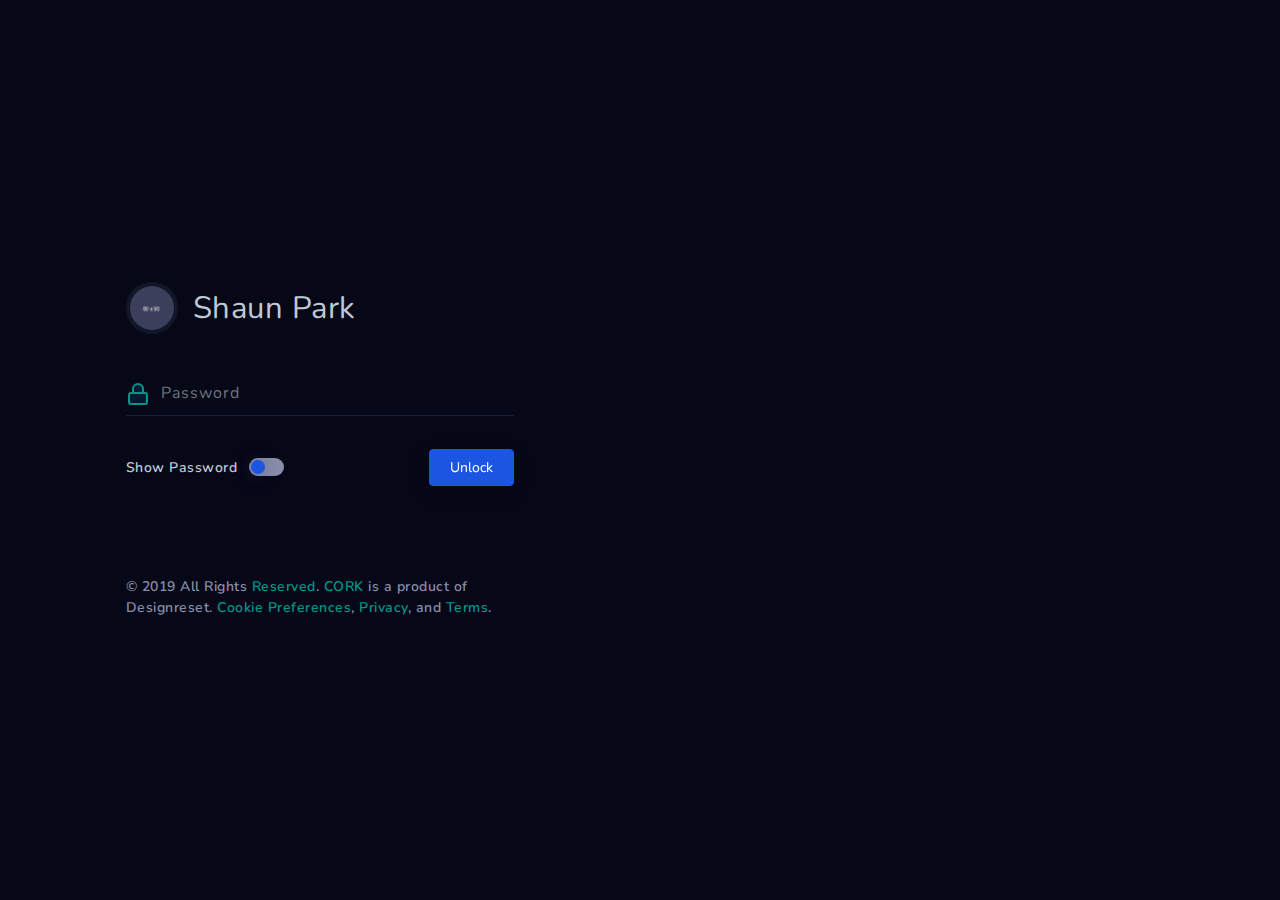
<file: auth_lockscreen.html>
<!DOCTYPE html>
<html lang="en">
<head>
    <meta charset="utf-8">
    <meta http-equiv="X-UA-Compatible" content="IE=edge">
    <meta name="viewport" content="width=device-width, initial-scale=1, maximum-scale=1, shrink-to-fit=no">
    <title>Lockscreen Cover | CORK - Multipurpose Bootstrap Dashboard Template </title>
    <link rel="icon" type="image/x-icon" href="assets/img/favicon.ico"/>
    <!-- BEGIN GLOBAL MANDATORY STYLES -->
    <link href="https://fonts.googleapis.com/css?family=Nunito:400,600,700" rel="stylesheet">
    <link href="bootstrap/css/bootstrap.min.css" rel="stylesheet" type="text/css" />
    <link href="assets/css/plugins.css" rel="stylesheet" type="text/css" />
    <link href="assets/css/authentication/form-1.css" rel="stylesheet" type="text/css" />
    <!-- END GLOBAL MANDATORY STYLES -->
    <link rel="stylesheet" type="text/css" href="assets/css/forms/theme-checkbox-radio.css">
    <link rel="stylesheet" type="text/css" href="assets/css/forms/switches.css">
</head>
<body class="form">
    

    <div class="form-container">
        <div class="form-form">
            <div class="form-form-wrap">
                <div class="form-container">
                    <div class="form-content">

                        <div class="d-flex user-meta">
                            <img src="assets/img/90x90.jpg" class="usr-profile" alt="avatar">
                            <div class="">
                                <p class="">Shaun Park</p>
                            </div>
                        </div>

                        <form class="text-left">
                            <div class="form">

                                <div id="password-field" class="field-wrapper input mb-2">
                                    <svg xmlns="http://www.w3.org/2000/svg" width="24" height="24" viewBox="0 0 24 24" fill="none" stroke="currentColor" stroke-width="2" stroke-linecap="round" stroke-linejoin="round" class="feather feather-lock"><rect x="3" y="11" width="18" height="11" rx="2" ry="2"></rect><path d="M7 11V7a5 5 0 0 1 10 0v4"></path></svg>
                                    <input id="password" name="password" type="password" class="form-control" placeholder="Password">
                                </div>
                                <div class="d-sm-flex justify-content-between">
                                    <div class="field-wrapper toggle-pass">
                                        <p class="d-inline-block">Show Password</p>
                                        <label class="switch s-primary">
                                            <input type="checkbox" id="toggle-password" class="d-none">
                                            <span class="slider round"></span>
                                        </label>
                                    </div>
                                    <div class="field-wrapper">
                                        <button type="submit" class="btn btn-primary" value="">Unlock</button>
                                    </div>
                                    
                                </div>

                            </div>
                        </form>                        
                        <p class="terms-conditions">© 2019 All Rights <a href="http://www.bootstrapmb.com/">Reserved</a>. <a href="index.html">CORK</a> is a product of Designreset. <a href="javascript:void(0);">Cookie Preferences</a>, <a href="javascript:void(0);">Privacy</a>, and <a href="javascript:void(0);">Terms</a>.</p>

                    </div>                    
                </div>
            </div>
        </div>
        <div class="form-image">
            <div class="l-image">
            </div>
        </div>
    </div>

    
    <!-- BEGIN GLOBAL MANDATORY SCRIPTS -->
    <script src="assets/js/libs/jquery-3.1.1.min.js"></script>
    <script src="bootstrap/js/popper.min.js"></script>
    <script src="bootstrap/js/bootstrap.min.js"></script>
    
    <!-- END GLOBAL MANDATORY SCRIPTS -->
    <script src="assets/js/authentication/form-1.js"></script>

</body>
</html>
</file>
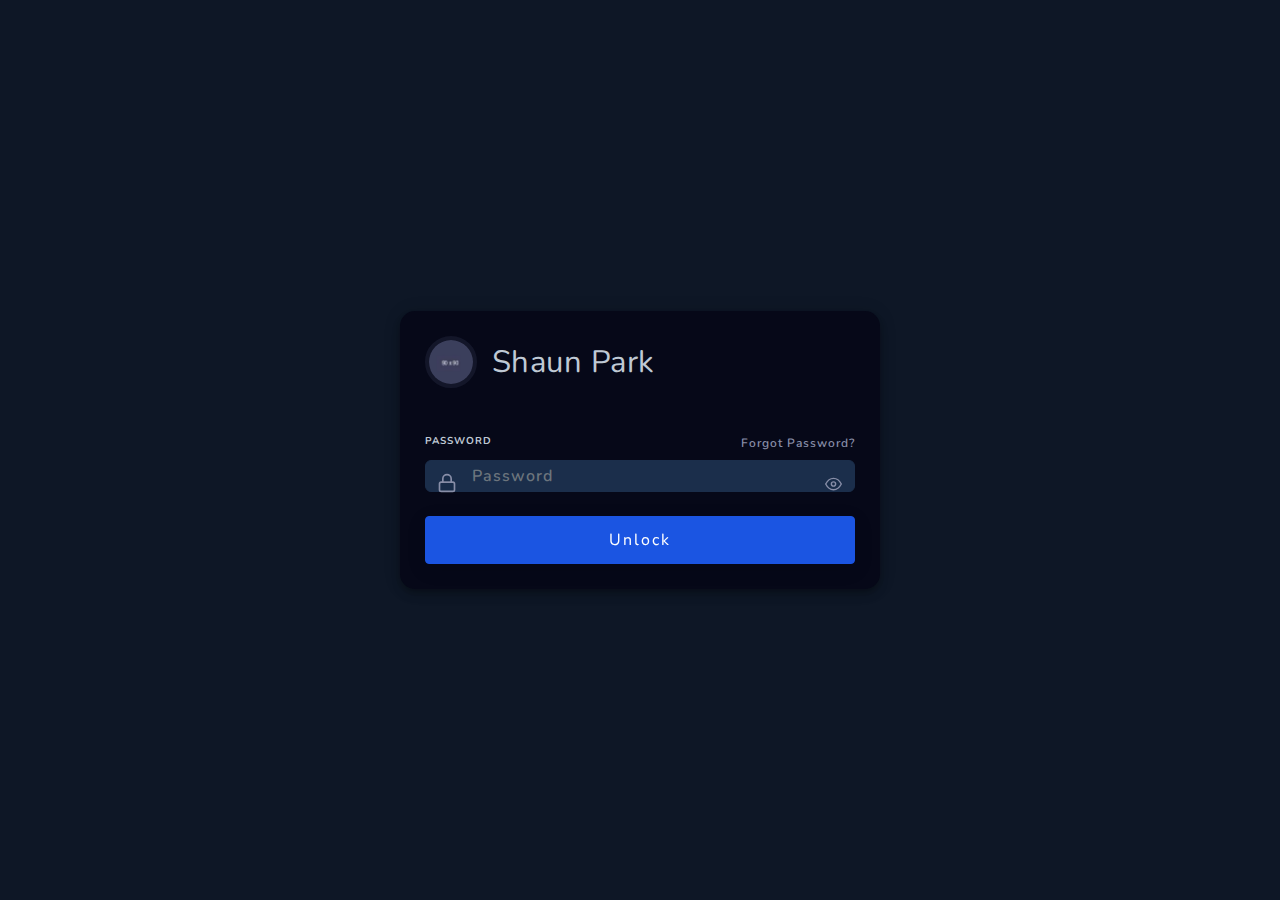
<file: auth_lockscreen_boxed.html>
<!DOCTYPE html>
<html lang="en">
<head>
    <meta charset="utf-8">
    <meta http-equiv="X-UA-Compatible" content="IE=edge">
    <meta name="viewport" content="width=device-width, initial-scale=1, maximum-scale=1, shrink-to-fit=no">
    <title>Lockscreen Boxed | CORK - Multipurpose Bootstrap Dashboard Template </title>
    <link rel="icon" type="image/x-icon" href="assets/img/favicon.ico"/>
    <!-- BEGIN GLOBAL MANDATORY STYLES -->
    <link href="https://fonts.googleapis.com/css?family=Nunito:400,600,700" rel="stylesheet">
    <link href="bootstrap/css/bootstrap.min.css" rel="stylesheet" type="text/css" />
    <link href="assets/css/plugins.css" rel="stylesheet" type="text/css" />
    <link href="assets/css/authentication/form-2.css" rel="stylesheet" type="text/css" />
    <!-- END GLOBAL MANDATORY STYLES -->
    <link rel="stylesheet" type="text/css" href="assets/css/forms/theme-checkbox-radio.css">
    <link rel="stylesheet" type="text/css" href="assets/css/forms/switches.css">
</head>
<body class="form no-image-content">
    

    <div class="form-container outer">
        <div class="form-form">
            <div class="form-form-wrap">
                <div class="form-container">
                    <div class="form-content">

                        <div class="d-flex user-meta">
                            <img src="assets/img/90x90.jpg" class="usr-profile" alt="avatar">
                            <div class="">
                                <p class="">Shaun Park</p>
                            </div>
                        </div>

                        <form class="text-left">
                            <div class="form">
                                <div id="password-field" class="field-wrapper input mb-2">
                                    <div class="d-flex justify-content-between">
                                        <label for="password">PASSWORD</label>
                                        <a href="auth_pass_recovery_boxed.html" class="forgot-pass-link">Forgot Password?</a>
                                    </div>
                                    <svg xmlns="http://www.w3.org/2000/svg" width="24" height="24" viewBox="0 0 24 24" fill="none" stroke="currentColor" stroke-width="2" stroke-linecap="round" stroke-linejoin="round" class="feather feather-lock"><rect x="3" y="11" width="18" height="11" rx="2" ry="2"></rect><path d="M7 11V7a5 5 0 0 1 10 0v4"></path></svg>
                                    <input id="password" name="password" type="password" class="form-control" placeholder="Password">
                                    <svg xmlns="http://www.w3.org/2000/svg" width="24" height="24" viewBox="0 0 24 24" fill="none" stroke="currentColor" stroke-width="2" stroke-linecap="round" stroke-linejoin="round" id="toggle-password" class="feather feather-eye"><path d="M1 12s4-8 11-8 11 8 11 8-4 8-11 8-11-8-11-8z"></path><circle cx="12" cy="12" r="3"></circle></svg>
                                </div>
                                <div class="d-sm-flex justify-content-between">
                                    <div class="field-wrapper">
                                        <button type="submit" class="btn btn-primary" value="">Unlock</button>
                                    </div>
                                </div>

                            </div>
                        </form>

                    </div>                    
                </div>
            </div>
        </div>
    </div>

    
    <!-- BEGIN GLOBAL MANDATORY SCRIPTS -->
    <script src="assets/js/libs/jquery-3.1.1.min.js"></script>
    <script src="bootstrap/js/popper.min.js"></script>
    <script src="bootstrap/js/bootstrap.min.js"></script>
    
    <!-- END GLOBAL MANDATORY SCRIPTS -->
    <script src="assets/js/authentication/form-2.js"></script>

</body>
</html>
</file>
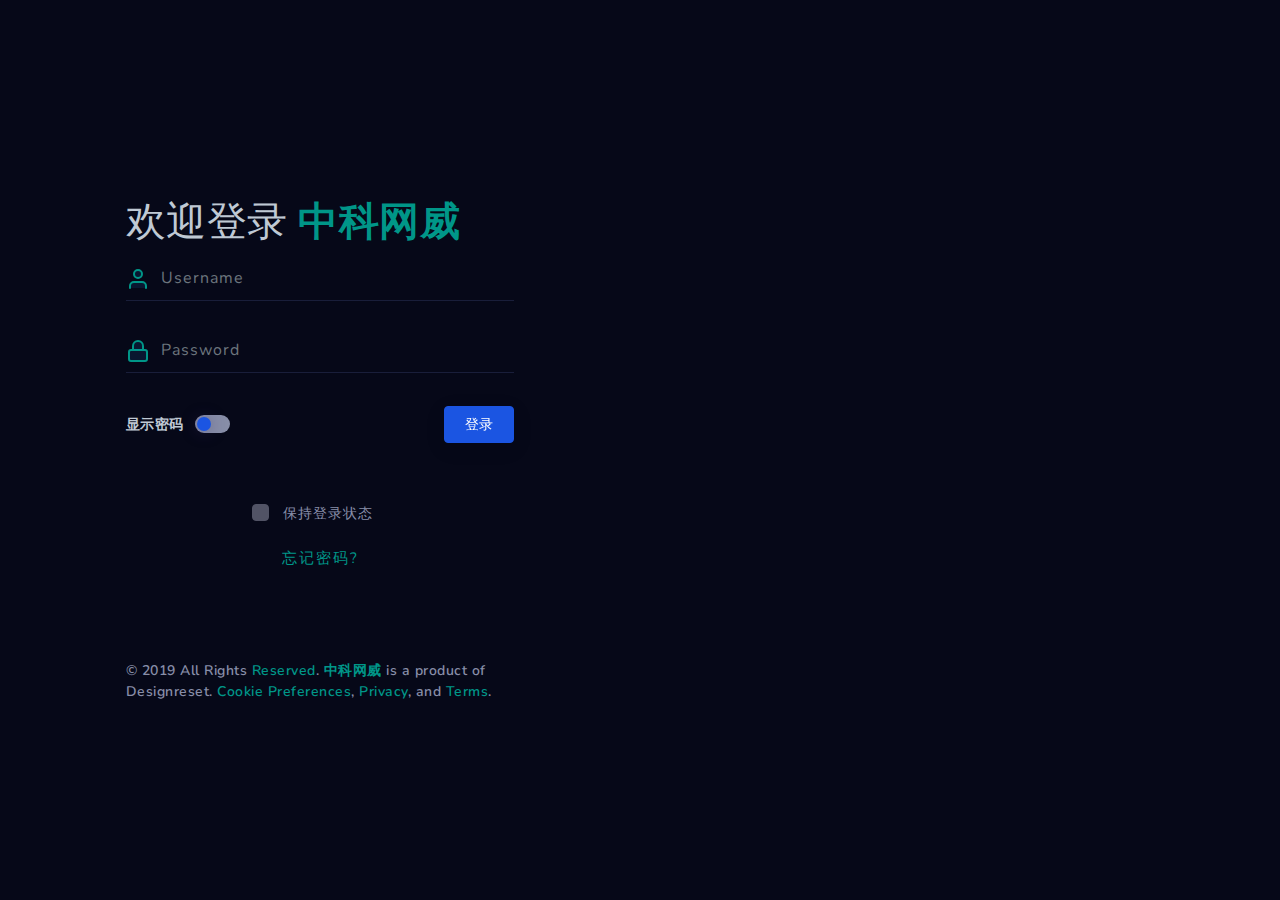
<file: auth_login.html>
<!DOCTYPE html>
<html lang="en">
<head>
    <meta charset="utf-8">
    <meta http-equiv="X-UA-Compatible" content="IE=edge">
    <meta name="viewport" content="width=device-width, initial-scale=1, maximum-scale=1, shrink-to-fit=no">
    <title>Login Cover | CORK - Multipurpose Bootstrap Dashboard Template </title>
    <link rel="icon" type="image/x-icon" href="assets/img/favicon.ico"/>
    <!-- BEGIN GLOBAL MANDATORY STYLES -->
    <link href="https://fonts.googleapis.com/css?family=Nunito:400,600,700" rel="stylesheet">
    <link href="bootstrap/css/bootstrap.min.css" rel="stylesheet" type="text/css" />
    <link href="assets/css/plugins.css" rel="stylesheet" type="text/css" />
    <link href="assets/css/authentication/form-1.css" rel="stylesheet" type="text/css" />
    <!-- END GLOBAL MANDATORY STYLES -->
    <link rel="stylesheet" type="text/css" href="assets/css/forms/theme-checkbox-radio.css">
    <link rel="stylesheet" type="text/css" href="assets/css/forms/switches.css">
</head>
<body class="form">
    

    <div class="form-container">
        <div class="form-form">
            <div class="form-form-wrap">
                <div class="form-container">
                    <div class="form-content">

                        <h1 class="">欢迎登录 <a href="index.html"><span class="brand-name">中科网威</span></a></h1>
                        <form class="text-left" id="form">
                            <div class="form">

                                <div id="username-field" class="field-wrapper input">
                                    <svg xmlns="http://www.w3.org/2000/svg" width="24" height="24" viewBox="0 0 24 24" fill="none" stroke="currentColor" stroke-width="2" stroke-linecap="round" stroke-linejoin="round" class="feather feather-user"><path d="M20 21v-2a4 4 0 0 0-4-4H8a4 4 0 0 0-4 4v2"></path><circle cx="12" cy="7" r="4"></circle></svg>
                                    <input id="username" name="username" type="text" class="form-control" placeholder="Username">
                                </div>

                                <div id="password-field" class="field-wrapper input mb-2">
                                    <svg xmlns="http://www.w3.org/2000/svg" width="24" height="24" viewBox="0 0 24 24" fill="none" stroke="currentColor" stroke-width="2" stroke-linecap="round" stroke-linejoin="round" class="feather feather-lock"><rect x="3" y="11" width="18" height="11" rx="2" ry="2"></rect><path d="M7 11V7a5 5 0 0 1 10 0v4"></path></svg>
                                    <input id="password" name="password" type="password" class="form-control" placeholder="Password">
                                </div>
                                <div class="d-sm-flex justify-content-between">
                                    <div class="field-wrapper toggle-pass">
                                        <p class="d-inline-block">显示密码</p>
                                        <label class="switch s-primary">
                                            <input type="checkbox" id="toggle-password" class="d-none">
                                            <span class="slider round"></span>
                                        </label>
                                    </div>
                                    <div class="field-wrapper">
                                        <button type="submit" class="btn btn-primary" value="" id="login">登录</button>
                                    </div>
                                    
                                </div>

                                <div class="field-wrapper text-center keep-logged-in">
                                    <div class="n-chk new-checkbox checkbox-outline-primary">
                                        <label class="new-control new-checkbox checkbox-outline-primary">
                                          <input type="checkbox" class="new-control-input">
                                          <span class="new-control-indicator"></span>保持登录状态
                                        </label>
                                    </div>
                                </div>

                                <div class="field-wrapper">
                                    <a href="auth_pass_recovery.html" class="forgot-pass-link">忘记密码?</a>
                                </div>

                            </div>
                        </form>                        
                        <p class="terms-conditions">© 2019 All Rights <a href="http://www.bootstrapmb.com/">Reserved</a>. <a href="index.html">中科网威</a> is a product of Designreset. <a href="javascript:void(0);">Cookie Preferences</a>, <a href="javascript:void(0);">Privacy</a>, and <a href="javascript:void(0);">Terms</a>.</p>

                    </div>                    
                </div>
            </div>
        </div>
        <div class="form-image">
            <div class="l-image">
            </div>
        </div>
    </div>

    
    <!-- BEGIN GLOBAL MANDATORY SCRIPTS -->
    <script src="assets/js/libs/jquery-3.1.1.min.js"></script>
    <script src="bootstrap/js/popper.min.js"></script>
    <script src="bootstrap/js/bootstrap.min.js"></script>
    
    <!-- END GLOBAL MANDATORY SCRIPTS -->
    <script src="assets/js/authentication/form-1.js"></script>
    <script>
        
        document.querySelector('#form').onsubmit = function(e){
            e.preventDefault();
            window.location.href = './index.html'
        }
    </script>
</body>
</html>
</file>
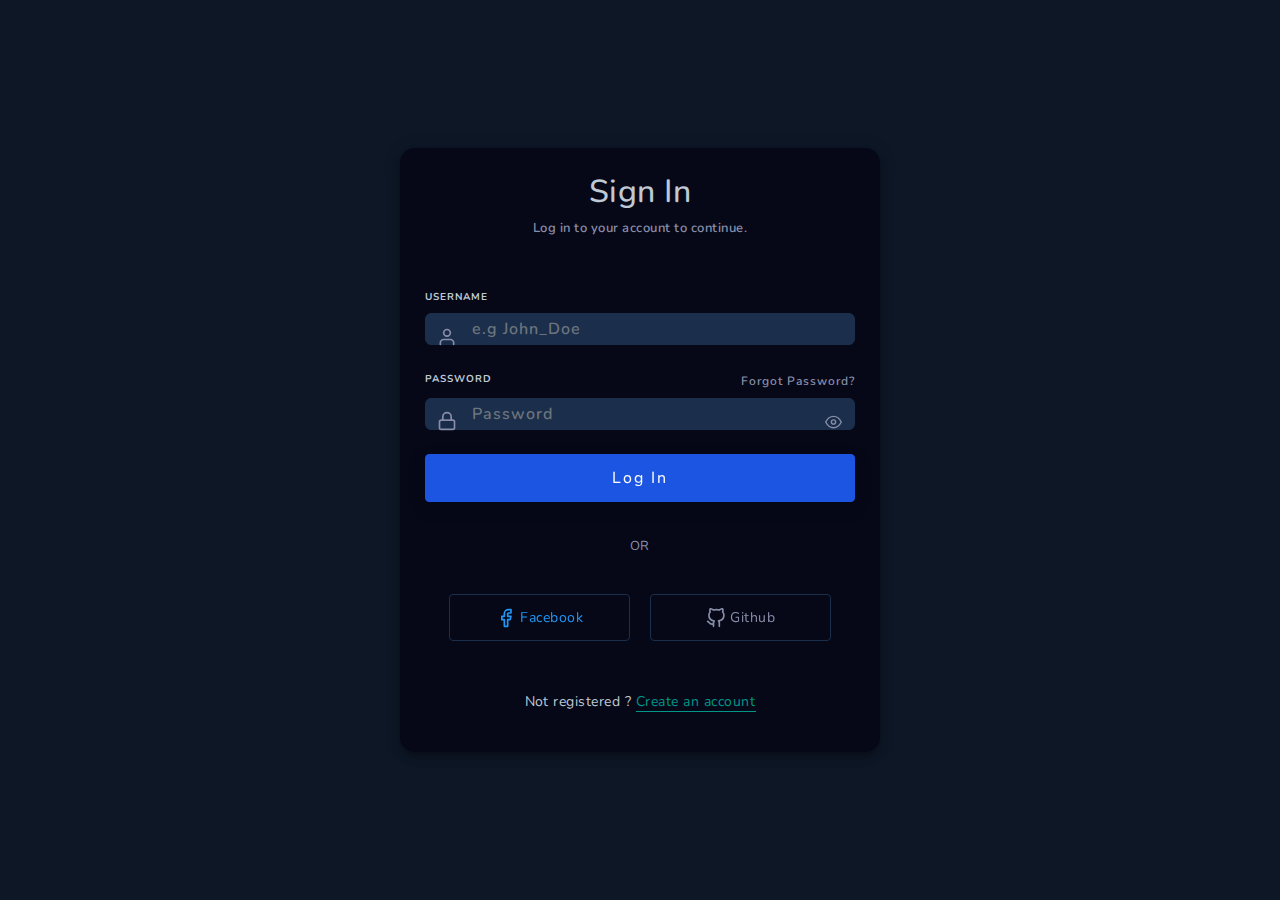
<file: auth_login_boxed.html>
<!DOCTYPE html>
<html lang="en">
<head>
    <meta charset="utf-8">
    <meta http-equiv="X-UA-Compatible" content="IE=edge">
    <meta name="viewport" content="width=device-width, initial-scale=1, maximum-scale=1, shrink-to-fit=no">
    <title>Login Boxed | CORK - Multipurpose Bootstrap Dashboard Template </title>
    <link rel="icon" type="image/x-icon" href="assets/img/favicon.ico"/>
    <!-- BEGIN GLOBAL MANDATORY STYLES -->
    <link href="https://fonts.googleapis.com/css?family=Nunito:400,600,700" rel="stylesheet">
    <link href="bootstrap/css/bootstrap.min.css" rel="stylesheet" type="text/css" />
    <link href="assets/css/plugins.css" rel="stylesheet" type="text/css" />
    <link href="assets/css/authentication/form-2.css" rel="stylesheet" type="text/css" />
    <!-- END GLOBAL MANDATORY STYLES -->
    <link rel="stylesheet" type="text/css" href="assets/css/forms/theme-checkbox-radio.css">
    <link rel="stylesheet" type="text/css" href="assets/css/forms/switches.css">
</head>
<body class="form">
    

    <div class="form-container outer">
        <div class="form-form">
            <div class="form-form-wrap">
                <div class="form-container">
                    <div class="form-content">

                        <h1 class="">Sign In</h1>
                        <p class="">Log in to your account to continue.</p>
                        
                        <form class="text-left">
                            <div class="form">

                                <div id="username-field" class="field-wrapper input">
                                    <label for="username">USERNAME</label>
                                    <svg xmlns="http://www.w3.org/2000/svg" width="24" height="24" viewBox="0 0 24 24" fill="none" stroke="currentColor" stroke-width="2" stroke-linecap="round" stroke-linejoin="round" class="feather feather-user"><path d="M20 21v-2a4 4 0 0 0-4-4H8a4 4 0 0 0-4 4v2"></path><circle cx="12" cy="7" r="4"></circle></svg>
                                    <input id="username" name="username" type="text" class="form-control" placeholder="e.g John_Doe">
                                </div>

                                <div id="password-field" class="field-wrapper input mb-2">
                                    <div class="d-flex justify-content-between">
                                        <label for="password">PASSWORD</label>
                                        <a href="auth_pass_recovery_boxed.html" class="forgot-pass-link">Forgot Password?</a>
                                    </div>
                                    <svg xmlns="http://www.w3.org/2000/svg" width="24" height="24" viewBox="0 0 24 24" fill="none" stroke="currentColor" stroke-width="2" stroke-linecap="round" stroke-linejoin="round" class="feather feather-lock"><rect x="3" y="11" width="18" height="11" rx="2" ry="2"></rect><path d="M7 11V7a5 5 0 0 1 10 0v4"></path></svg>
                                    <input id="password" name="password" type="password" class="form-control" placeholder="Password">
                                    <svg xmlns="http://www.w3.org/2000/svg" width="24" height="24" viewBox="0 0 24 24" fill="none" stroke="currentColor" stroke-width="2" stroke-linecap="round" stroke-linejoin="round" id="toggle-password" class="feather feather-eye"><path d="M1 12s4-8 11-8 11 8 11 8-4 8-11 8-11-8-11-8z"></path><circle cx="12" cy="12" r="3"></circle></svg>
                                </div>
                                <div class="d-sm-flex justify-content-between">
                                    <div class="field-wrapper">
                                        <button type="submit" class="btn btn-primary" value="">Log In</button>
                                    </div>
                                </div>

                                <div class="division">
                                      <span>OR</span>
                                </div>

                                <div class="social">
                                    <a href="javascript:void(0);" class="btn social-fb">
                                        <svg xmlns="http://www.w3.org/2000/svg" width="24" height="24" viewBox="0 0 24 24" fill="none" stroke="currentColor" stroke-width="2" stroke-linecap="round" stroke-linejoin="round" class="feather feather-facebook"><path d="M18 2h-3a5 5 0 0 0-5 5v3H7v4h3v8h4v-8h3l1-4h-4V7a1 1 0 0 1 1-1h3z"></path></svg> 
                                        <span class="brand-name">Facebook</span>
                                    </a>
                                   <a href="javascript:void(0);" class="btn social-github">
                                        <svg xmlns="http://www.w3.org/2000/svg" width="24" height="24" viewBox="0 0 24 24" fill="none" stroke="currentColor" stroke-width="2" stroke-linecap="round" stroke-linejoin="round" class="feather feather-github"><path d="M9 19c-5 1.5-5-2.5-7-3m14 6v-3.87a3.37 3.37 0 0 0-.94-2.61c3.14-.35 6.44-1.54 6.44-7A5.44 5.44 0 0 0 20 4.77 5.07 5.07 0 0 0 19.91 1S18.73.65 16 2.48a13.38 13.38 0 0 0-7 0C6.27.65 5.09 1 5.09 1A5.07 5.07 0 0 0 5 4.77a5.44 5.44 0 0 0-1.5 3.78c0 5.42 3.3 6.61 6.44 7A3.37 3.37 0 0 0 9 18.13V22"></path></svg>
                                        <span class="brand-name">Github</span>
                                    </a>
                                </div>

                                <p class="signup-link">Not registered ? <a href="auth_register_boxed.html">Create an account</a></p>

                            </div>
                        </form>

                    </div>                    
                </div>
            </div>
        </div>
    </div>

    
    <!-- BEGIN GLOBAL MANDATORY SCRIPTS -->
    <script src="assets/js/libs/jquery-3.1.1.min.js"></script>
    <script src="bootstrap/js/popper.min.js"></script>
    <script src="bootstrap/js/bootstrap.min.js"></script>
    
    <!-- END GLOBAL MANDATORY SCRIPTS -->
    <script src="assets/js/authentication/form-2.js"></script>

</body>
</html>
</file>
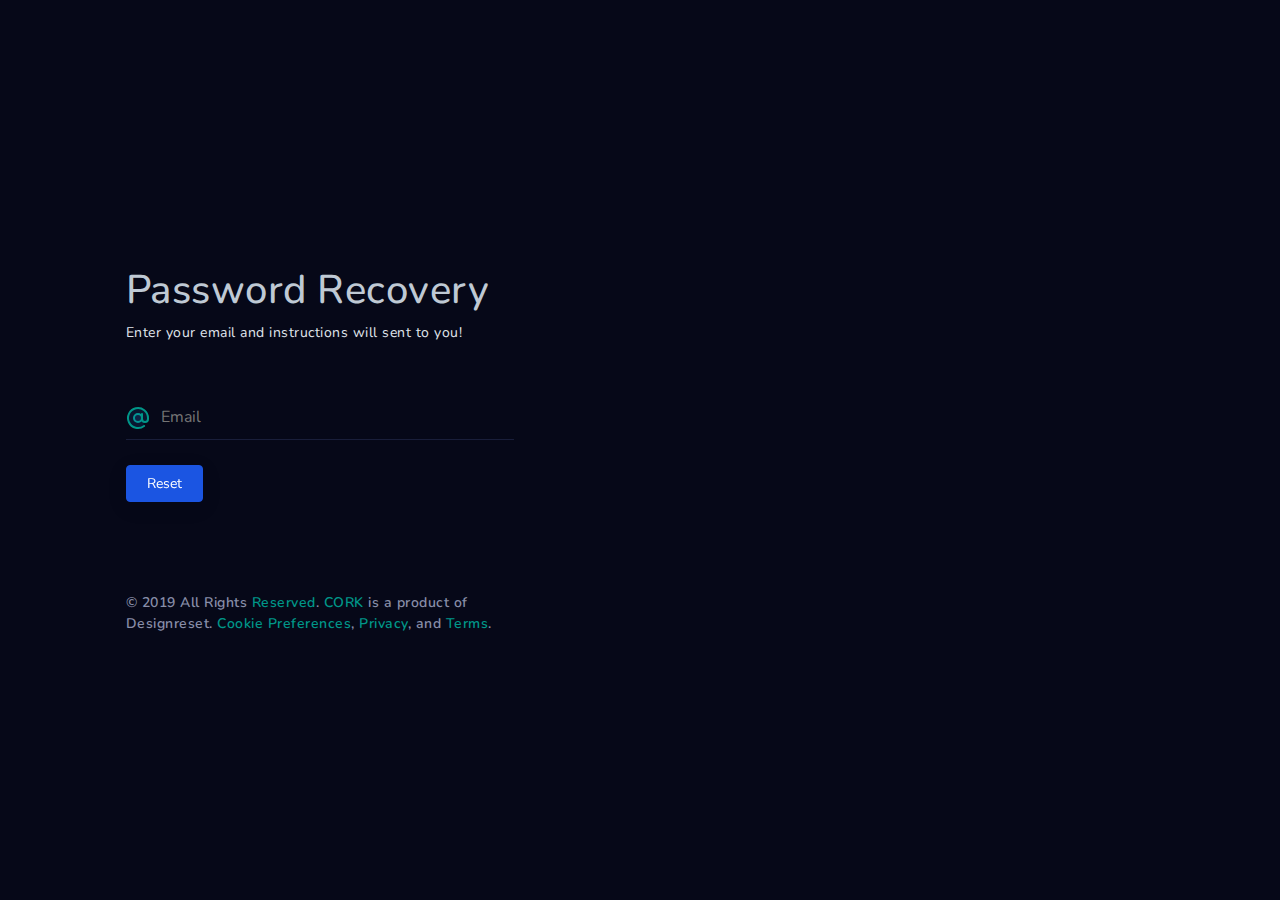
<file: auth_pass_recovery.html>
<!DOCTYPE html>
<html lang="en">
<head>
    <meta charset="utf-8">
    <meta http-equiv="X-UA-Compatible" content="IE=edge">
    <meta name="viewport" content="width=device-width, initial-scale=1, maximum-scale=1, shrink-to-fit=no">
    <title>Password Recovery Cover | CORK - Multipurpose Bootstrap Dashboard Template </title>
    <link rel="icon" type="image/x-icon" href="assets/img/favicon.ico"/>
    <!-- BEGIN GLOBAL MANDATORY STYLES -->
    <link href="https://fonts.googleapis.com/css?family=Nunito:400,600,700" rel="stylesheet">
    <link href="bootstrap/css/bootstrap.min.css" rel="stylesheet" type="text/css" />
    <link href="assets/css/plugins.css" rel="stylesheet" type="text/css" />
    <link href="assets/css/authentication/form-1.css" rel="stylesheet" type="text/css" />
    <!-- END GLOBAL MANDATORY STYLES -->
    <link rel="stylesheet" type="text/css" href="assets/css/forms/theme-checkbox-radio.css">
    <link rel="stylesheet" type="text/css" href="assets/css/forms/switches.css">
</head>
<body class="form">
    

    <div class="form-container">
        <div class="form-form">
            <div class="form-form-wrap">
                <div class="form-container">
                    <div class="form-content">

                        <h1 class="">Password Recovery</h1>
                        <p class="signup-link">Enter your email and instructions will sent to you!</p>
                        <form class="text-left">
                            <div class="form">

                                <div id="email-field" class="field-wrapper input">
                                    <svg xmlns="http://www.w3.org/2000/svg" width="24" height="24" viewBox="0 0 24 24" fill="none" stroke="currentColor" stroke-width="2" stroke-linecap="round" stroke-linejoin="round" class="feather feather-at-sign"><circle cx="12" cy="12" r="4"></circle><path d="M16 8v5a3 3 0 0 0 6 0v-1a10 10 0 1 0-3.92 7.94"></path></svg>
                                    <input id="email" name="email" type="text" value="" placeholder="Email">
                                </div>
                                <div class="d-sm-flex justify-content-between">
                                    <div class="field-wrapper">
                                        <button type="submit" class="btn btn-primary" value="">Reset</button>
                                    </div>                                    
                                </div>

                            </div>
                        </form>                        
                        <p class="terms-conditions">© 2019 All Rights <a href="http://www.bootstrapmb.com/">Reserved</a>. <a href="index.html">CORK</a> is a product of Designreset. <a href="javascript:void(0);">Cookie Preferences</a>, <a href="javascript:void(0);">Privacy</a>, and <a href="javascript:void(0);">Terms</a>.</p>

                    </div>                    
                </div>
            </div>
        </div>
        <div class="form-image">
            <div class="l-image">
            </div>
        </div>
    </div>
    
    <!-- BEGIN GLOBAL MANDATORY SCRIPTS -->
    <script src="assets/js/libs/jquery-3.1.1.min.js"></script>
    <script src="bootstrap/js/popper.min.js"></script>
    <script src="bootstrap/js/bootstrap.min.js"></script>
    
    <!-- END GLOBAL MANDATORY SCRIPTS -->
    <script src="assets/js/authentication/form-1.js"></script>

</body>
</html>
</file>
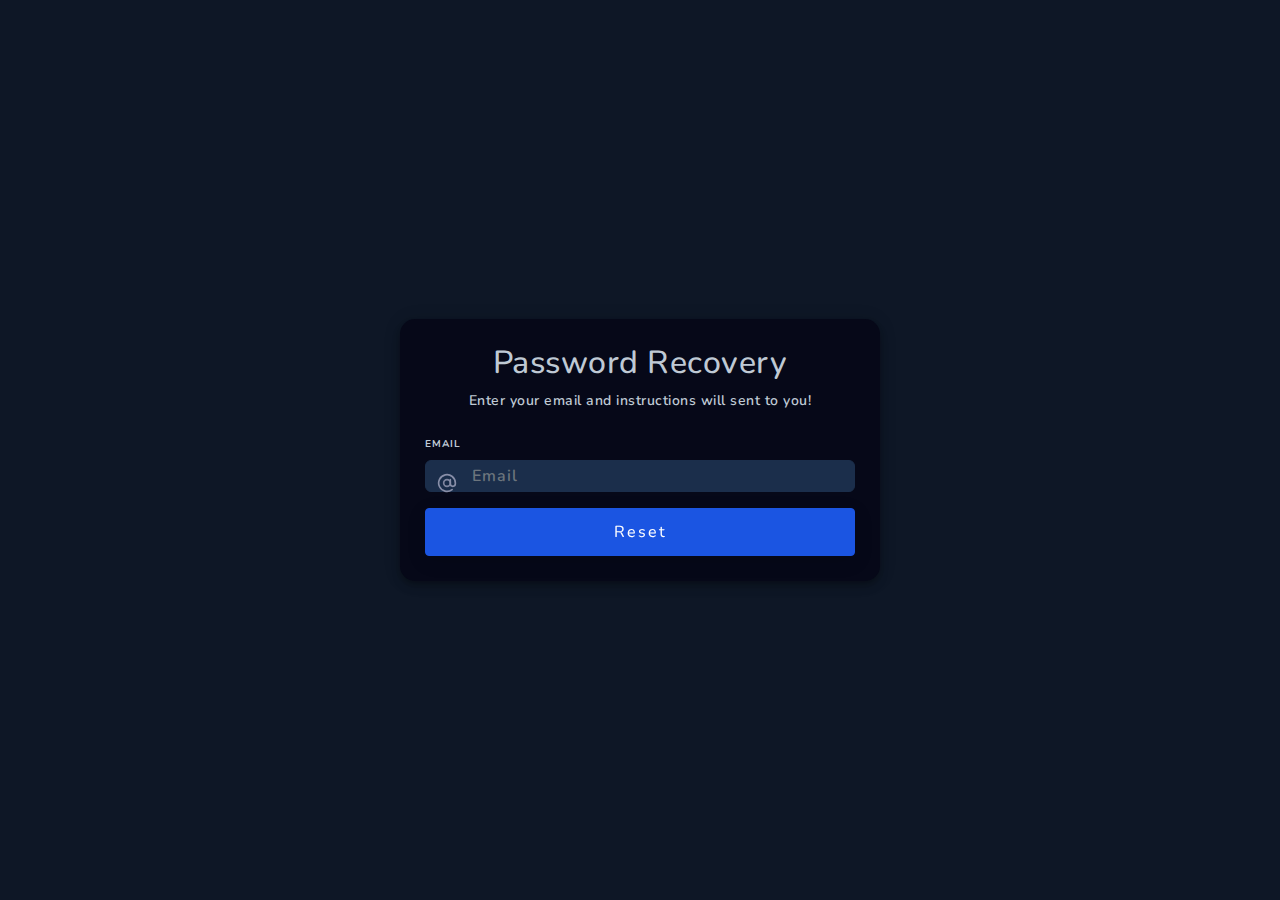
<file: auth_pass_recovery_boxed.html>
<!DOCTYPE html>
<html lang="en">
<head>
    <meta charset="utf-8">
    <meta http-equiv="X-UA-Compatible" content="IE=edge">
    <meta name="viewport" content="width=device-width, initial-scale=1, maximum-scale=1, shrink-to-fit=no">
    <title>Password Recovery Boxed | CORK - Multipurpose Bootstrap Dashboard Template </title>
    <link rel="icon" type="image/x-icon" href="assets/img/favicon.ico"/>
    <!-- BEGIN GLOBAL MANDATORY STYLES -->
    <link href="https://fonts.googleapis.com/css?family=Nunito:400,600,700" rel="stylesheet">
    <link href="bootstrap/css/bootstrap.min.css" rel="stylesheet" type="text/css" />
    <link href="assets/css/plugins.css" rel="stylesheet" type="text/css" />
    <link href="assets/css/authentication/form-2.css" rel="stylesheet" type="text/css" />
    <!-- END GLOBAL MANDATORY STYLES -->
    <link rel="stylesheet" type="text/css" href="assets/css/forms/theme-checkbox-radio.css">
    <link rel="stylesheet" type="text/css" href="assets/css/forms/switches.css">
</head>
<body class="form no-image-content">
    

    <div class="form-container outer">
        <div class="form-form">
            <div class="form-form-wrap">
                <div class="form-container">
                    <div class="form-content">

                        <h1 class="">Password Recovery</h1>
                        <p class="signup-link recovery">Enter your email and instructions will sent to you!</p>
                        <form class="text-left">
                            <div class="form">

                                <div id="email-field" class="field-wrapper input">
                                    <div class="d-flex justify-content-between">
                                        <label for="email">EMAIL</label>
                                    </div>
                                    <svg xmlns="http://www.w3.org/2000/svg" width="24" height="24" viewBox="0 0 24 24" fill="none" stroke="currentColor" stroke-width="2" stroke-linecap="round" stroke-linejoin="round" class="feather feather-at-sign"><circle cx="12" cy="12" r="4"></circle><path d="M16 8v5a3 3 0 0 0 6 0v-1a10 10 0 1 0-3.92 7.94"></path></svg>
                                    <input id="email" name="email" type="text" class="form-control" value="" placeholder="Email">
                                </div>

                                <div class="d-sm-flex justify-content-between">

                                    <div class="field-wrapper">
                                        <button type="submit" class="btn btn-primary" value="">Reset</button>
                                    </div>
                                </div>

                            </div>
                        </form>

                    </div>                    
                </div>
            </div>
        </div>
    </div>

    
    <!-- BEGIN GLOBAL MANDATORY SCRIPTS -->
    <script src="assets/js/libs/jquery-3.1.1.min.js"></script>
    <script src="bootstrap/js/popper.min.js"></script>
    <script src="bootstrap/js/bootstrap.min.js"></script>
    
    <!-- END GLOBAL MANDATORY SCRIPTS -->
    <script src="assets/js/authentication/form-2.js"></script>

</body>
</html>
</file>
<file: assets/css/loader.css>
div#load_screen{
      background: rgb(236, 239, 255);
      opacity: 1;
      position: fixed;
      z-index:999999;
      top: 0px;
      bottom: 0;
      left: 0;
      right: 0;
      width: 100%;
}
div#load_screen .loader {
    display: flex;
    justify-content: center;
    height: 100vh;
}
div#load_screen .loader-content {
    right: 0;
    align-self: center;
}
.spinner-grow {
    color: #304aca;
}
</file>
<file: assets/css/plugins.css>
@import url('main.css');
@import url('../../plugins/perfect-scrollbar/perfect-scrollbar.css');
@import url('structure.css');
/*
    Importing highlight.js CSS code 

    Just for demo purpose only
	
	@Note:-  monokai-sublime.css stylesheet is for highliting the code;

*/
@import '../../plugins/highlight/styles/monokai-sublime.css';
</file>
<file: plugins/flatpickr/flatpickr.css>
.flatpickr-calendar{background:transparent;opacity:0;display:none;text-align:center;visibility:hidden;padding:0;-webkit-animation:none;animation:none;direction:ltr;border:0;font-size:14px;line-height:24px;border-radius:5px;position:absolute;width:307.875px;-webkit-box-sizing:border-box;box-sizing:border-box;-ms-touch-action:manipulation;touch-action:manipulation;background:#fff;-webkit-box-shadow:1px 0 0 #e0e6ed,-1px 0 0 #e0e6ed,0 1px 0 #e0e6ed,0 -1px 0 #e0e6ed,0 3px 13px rgba(0,0,0,0.08);box-shadow:1px 0 0 #e0e6ed,-1px 0 0 #e0e6ed,0 1px 0 #e0e6ed,0 -1px 0 #e0e6ed,0 3px 13px rgba(0,0,0,0.08);}.flatpickr-calendar.open,.flatpickr-calendar.inline{opacity:1;max-height:640px;visibility:visible}.flatpickr-calendar.open{display:inline-block;z-index:99999}.flatpickr-calendar.animate.open{-webkit-animation:fpFadeInDown 300ms cubic-bezier(.23,1,.32,1);animation:fpFadeInDown 300ms cubic-bezier(.23,1,.32,1)}.flatpickr-calendar.inline{display:block;position:relative;top:2px}.flatpickr-calendar.static{position:absolute;top:calc(100% + 2px);}.flatpickr-calendar.static.open{z-index:999;display:block}.flatpickr-calendar.multiMonth .flatpickr-days .dayContainer:nth-child(n+1) .flatpickr-day.inRange:nth-child(7n+7){-webkit-box-shadow:none !important;box-shadow:none !important}.flatpickr-calendar.multiMonth .flatpickr-days .dayContainer:nth-child(n+2) .flatpickr-day.inRange:nth-child(7n+1){-webkit-box-shadow:-2px 0 0 #e0e6ed,5px 0 0 #e0e6ed;box-shadow:-2px 0 0 #e0e6ed,5px 0 0 #e0e6ed}.flatpickr-calendar .hasWeeks .dayContainer,.flatpickr-calendar .hasTime .dayContainer{border-bottom:0;border-bottom-right-radius:0;border-bottom-left-radius:0}.flatpickr-calendar .hasWeeks .dayContainer{border-left:0}.flatpickr-calendar.showTimeInput.hasTime .flatpickr-time{height:40px;}.flatpickr-calendar.noCalendar.hasTime .flatpickr-time{height:auto}.flatpickr-calendar:before,.flatpickr-calendar:after{position:absolute;display:block;pointer-events:none;border:solid transparent;content:'';height:0;width:0;left:22px}.flatpickr-calendar.rightMost:before,.flatpickr-calendar.rightMost:after{left:auto;right:22px}.flatpickr-calendar:before{border-width:5px;margin:0 -5px}.flatpickr-calendar:after{border-width:4px;margin:0 -4px}.flatpickr-calendar.arrowTop:before,.flatpickr-calendar.arrowTop:after{bottom:100%}.flatpickr-calendar.arrowTop:before{border-bottom-color:#e0e6ed}.flatpickr-calendar.arrowTop:after{border-bottom-color:#fff}.flatpickr-calendar.arrowBottom:before,.flatpickr-calendar.arrowBottom:after{top:100%}.flatpickr-calendar.arrowBottom:before{border-top-color:#e0e6ed}.flatpickr-calendar.arrowBottom:after{border-top-color:#fff}.flatpickr-calendar:focus{outline:0}.flatpickr-wrapper{position:relative;display:inline-block}.flatpickr-months{display:-webkit-box;display:-webkit-flex;display:-ms-flexbox;display:flex;}.flatpickr-months .flatpickr-month{background:transparent;color:rgba(0,0,0,0.9);fill:rgba(0,0,0,0.9);height:34px;line-height:1;text-align:center;position:relative;-webkit-user-select:none;-moz-user-select:none;-ms-user-select:none;user-select:none;overflow:hidden;-webkit-box-flex:1;-webkit-flex:1;-ms-flex:1;flex:1}.flatpickr-months .flatpickr-prev-month,.flatpickr-months .flatpickr-next-month{text-decoration:none;cursor:pointer;position:absolute;top:0;height:34px;padding:10px;z-index:3;color:rgba(0,0,0,0.9);fill:rgba(0,0,0,0.9);}.flatpickr-months .flatpickr-prev-month.flatpickr-disabled,.flatpickr-months .flatpickr-next-month.flatpickr-disabled{display:none}.flatpickr-months .flatpickr-prev-month i,.flatpickr-months .flatpickr-next-month i{position:relative}.flatpickr-months .flatpickr-prev-month.flatpickr-prev-month,.flatpickr-months .flatpickr-next-month.flatpickr-prev-month{/*
      /*rtl:begin:ignore*/left:0;/*
      /*rtl:end:ignore*/}/*
      /*rtl:begin:ignore*/
/*
      /*rtl:end:ignore*/
.flatpickr-months .flatpickr-prev-month.flatpickr-next-month,.flatpickr-months .flatpickr-next-month.flatpickr-next-month{/*
      /*rtl:begin:ignore*/right:0;/*
      /*rtl:end:ignore*/}/*
      /*rtl:begin:ignore*/
/*
      /*rtl:end:ignore*/
.flatpickr-months .flatpickr-prev-month:hover,.flatpickr-months .flatpickr-next-month:hover{color:#959ea9;}.flatpickr-months .flatpickr-prev-month:hover svg,.flatpickr-months .flatpickr-next-month:hover svg{fill:#f64747}.flatpickr-months .flatpickr-prev-month svg,.flatpickr-months .flatpickr-next-month svg{width:14px;height:14px;}.flatpickr-months .flatpickr-prev-month svg path,.flatpickr-months .flatpickr-next-month svg path{-webkit-transition:fill .1s;transition:fill .1s;fill:inherit}.numInputWrapper{position:relative;height:auto;}.numInputWrapper input,.numInputWrapper span{display:inline-block}.numInputWrapper input{width:100%;}.numInputWrapper input::-ms-clear{display:none}.numInputWrapper input::-webkit-outer-spin-button,.numInputWrapper input::-webkit-inner-spin-button{margin:0;-webkit-appearance:none}.numInputWrapper span{position:absolute;right:0;width:14px;padding:0 4px 0 2px;height:50%;line-height:50%;opacity:0;cursor:pointer;border:1px solid rgba(57,57,57,0.15);-webkit-box-sizing:border-box;box-sizing:border-box;}.numInputWrapper span:hover{background:rgba(0,0,0,0.1)}.numInputWrapper span:active{background:rgba(0,0,0,0.2)}.numInputWrapper span:after{display:block;content:"";position:absolute}.numInputWrapper span.arrowUp{top:0;border-bottom:0;}.numInputWrapper span.arrowUp:after{border-left:4px solid transparent;border-right:4px solid transparent;border-bottom:4px solid rgba(57,57,57,0.6);top:26%}.numInputWrapper span.arrowDown{top:50%;}.numInputWrapper span.arrowDown:after{border-left:4px solid transparent;border-right:4px solid transparent;border-top:4px solid rgba(57,57,57,0.6);top:40%}.numInputWrapper span svg{width:inherit;height:auto;}.numInputWrapper span svg path{fill:rgba(0,0,0,0.5)}.numInputWrapper:hover{background:rgba(0,0,0,0.05);}.numInputWrapper:hover span{opacity:1}.flatpickr-current-month{font-size:135%;line-height:inherit;font-weight:300;color:inherit;position:absolute;width:75%;left:12.5%;padding:7.48px 0 0 0;line-height:1;height:34px;display:inline-block;text-align:center;-webkit-transform:translate3d(0,0,0);transform:translate3d(0,0,0);}.flatpickr-current-month span.cur-month{font-family:inherit;font-weight:700;color:inherit;display:inline-block;margin-left:.5ch;padding:0;}.flatpickr-current-month span.cur-month:hover{background:rgba(0,0,0,0.05)}.flatpickr-current-month .numInputWrapper{width:6ch;width:7ch\0;display:inline-block;}.flatpickr-current-month .numInputWrapper span.arrowUp:after{border-bottom-color:rgba(0,0,0,0.9)}.flatpickr-current-month .numInputWrapper span.arrowDown:after{border-top-color:rgba(0,0,0,0.9)}.flatpickr-current-month input.cur-year{background:transparent;-webkit-box-sizing:border-box;box-sizing:border-box;color:inherit;cursor:text;padding:0 0 0 .5ch;margin:0;display:inline-block;font-size:inherit;font-family:inherit;font-weight:300;line-height:inherit;height:auto;border:0;border-radius:0;vertical-align:initial;-webkit-appearance:textfield;-moz-appearance:textfield;appearance:textfield;}.flatpickr-current-month input.cur-year:focus{outline:0}.flatpickr-current-month input.cur-year[disabled],.flatpickr-current-month input.cur-year[disabled]:hover{font-size:100%;color:rgba(0,0,0,0.5);background:transparent;pointer-events:none}.flatpickr-current-month .flatpickr-monthDropdown-months{appearance:menulist;background:transparent;border:none;border-radius:0;box-sizing:border-box;color:inherit;cursor:pointer;font-size:inherit;font-family:inherit;font-weight:300;height:auto;line-height:inherit;margin:-1px 0 0 0;outline:none;padding:0 0 0 .5ch;position:relative;vertical-align:initial;-webkit-box-sizing:border-box;-webkit-appearance:menulist;-moz-appearance:menulist;width:auto;}.flatpickr-current-month .flatpickr-monthDropdown-months:focus,.flatpickr-current-month .flatpickr-monthDropdown-months:active{outline:none}.flatpickr-current-month .flatpickr-monthDropdown-months:hover{background:rgba(0,0,0,0.05)}.flatpickr-current-month .flatpickr-monthDropdown-months .flatpickr-monthDropdown-month{background-color:transparent;outline:none;padding:0}.flatpickr-weekdays{background:transparent;text-align:center;overflow:hidden;width:100%;display:-webkit-box;display:-webkit-flex;display:-ms-flexbox;display:flex;-webkit-box-align:center;-webkit-align-items:center;-ms-flex-align:center;align-items:center;height:28px;}.flatpickr-weekdays .flatpickr-weekdaycontainer{display:-webkit-box;display:-webkit-flex;display:-ms-flexbox;display:flex;-webkit-box-flex:1;-webkit-flex:1;-ms-flex:1;flex:1}span.flatpickr-weekday{cursor:default;font-size:90%;background:transparent;color:rgba(0,0,0,0.54);line-height:1;margin:0;text-align:center;display:block;-webkit-box-flex:1;-webkit-flex:1;-ms-flex:1;flex:1;font-weight:bolder}.dayContainer,.flatpickr-weeks{padding:1px 0 0 0}.flatpickr-days{position:relative;overflow:hidden;display:-webkit-box;display:-webkit-flex;display:-ms-flexbox;display:flex;-webkit-box-align:start;-webkit-align-items:flex-start;-ms-flex-align:start;align-items:flex-start;width:307.875px;}.flatpickr-days:focus{outline:0}.dayContainer{padding:0;outline:0;text-align:left;width:307.875px;min-width:307.875px;max-width:307.875px;-webkit-box-sizing:border-box;box-sizing:border-box;display:inline-block;display:-ms-flexbox;display:-webkit-box;display:-webkit-flex;display:flex;-webkit-flex-wrap:wrap;flex-wrap:wrap;-ms-flex-wrap:wrap;-ms-flex-pack:justify;-webkit-justify-content:space-around;justify-content:space-around;-webkit-transform:translate3d(0,0,0);transform:translate3d(0,0,0);opacity:1;}.dayContainer + .dayContainer{-webkit-box-shadow:-1px 0 0 #e0e6ed;box-shadow:-1px 0 0 #e0e6ed}.flatpickr-day{background:none;border:1px solid transparent;border-radius:150px;-webkit-box-sizing:border-box;box-sizing:border-box;color:#393939;cursor:pointer;font-weight:400;width:14.2857143%;-webkit-flex-basis:14.2857143%;-ms-flex-preferred-size:14.2857143%;flex-basis:14.2857143%;max-width:39px;height:39px;line-height:39px;margin:0;display:inline-block;position:relative;-webkit-box-pack:center;-webkit-justify-content:center;-ms-flex-pack:center;justify-content:center;text-align:center;}.flatpickr-day.inRange,.flatpickr-day.prevMonthDay.inRange,.flatpickr-day.nextMonthDay.inRange,.flatpickr-day.today.inRange,.flatpickr-day.prevMonthDay.today.inRange,.flatpickr-day.nextMonthDay.today.inRange,.flatpickr-day:hover,.flatpickr-day.prevMonthDay:hover,.flatpickr-day.nextMonthDay:hover,.flatpickr-day:focus,.flatpickr-day.prevMonthDay:focus,.flatpickr-day.nextMonthDay:focus{cursor:pointer;outline:0;background:#e0e6ed;border-color:#e0e6ed}.flatpickr-day.today{border-color:#959ea9;}.flatpickr-day.today:hover,.flatpickr-day.today:focus{border-color:#959ea9;background:#959ea9;color:#fff}.flatpickr-day.selected,.flatpickr-day.startRange,.flatpickr-day.endRange,.flatpickr-day.selected.inRange,.flatpickr-day.startRange.inRange,.flatpickr-day.endRange.inRange,.flatpickr-day.selected:focus,.flatpickr-day.startRange:focus,.flatpickr-day.endRange:focus,.flatpickr-day.selected:hover,.flatpickr-day.startRange:hover,.flatpickr-day.endRange:hover,.flatpickr-day.selected.prevMonthDay,.flatpickr-day.startRange.prevMonthDay,.flatpickr-day.endRange.prevMonthDay,.flatpickr-day.selected.nextMonthDay,.flatpickr-day.startRange.nextMonthDay,.flatpickr-day.endRange.nextMonthDay{background:#569ff7;-webkit-box-shadow:none;box-shadow:none;color:#fff;border-color:#569ff7}.flatpickr-day.selected.startRange,.flatpickr-day.startRange.startRange,.flatpickr-day.endRange.startRange{border-radius:50px 0 0 50px}.flatpickr-day.selected.endRange,.flatpickr-day.startRange.endRange,.flatpickr-day.endRange.endRange{border-radius:0 50px 50px 0}.flatpickr-day.selected.startRange + .endRange:not(:nth-child(7n+1)),.flatpickr-day.startRange.startRange + .endRange:not(:nth-child(7n+1)),.flatpickr-day.endRange.startRange + .endRange:not(:nth-child(7n+1)){-webkit-box-shadow:-10px 0 0 #569ff7;box-shadow:-10px 0 0 #569ff7}.flatpickr-day.selected.startRange.endRange,.flatpickr-day.startRange.startRange.endRange,.flatpickr-day.endRange.startRange.endRange{border-radius:50px}.flatpickr-day.inRange{border-radius:0;-webkit-box-shadow:-5px 0 0 #191e3a,5px 0 0 #191e3a;box-shadow:-5px 0 0 #191e3a,5px 0 0 #191e3a}.flatpickr-day.flatpickr-disabled,.flatpickr-day.flatpickr-disabled:hover,.flatpickr-day.prevMonthDay,.flatpickr-day.nextMonthDay,.flatpickr-day.notAllowed,.flatpickr-day.notAllowed.prevMonthDay,.flatpickr-day.notAllowed.nextMonthDay{color:rgba(57,57,57,0.3);background:transparent;border-color:transparent;cursor:default}.flatpickr-day.flatpickr-disabled,.flatpickr-day.flatpickr-disabled:hover{cursor:not-allowed;color:rgba(57,57,57,0.1)}.flatpickr-day.week.selected{border-radius:0;-webkit-box-shadow:-5px 0 0 #569ff7,5px 0 0 #569ff7;box-shadow:-5px 0 0 #569ff7,5px 0 0 #569ff7}.flatpickr-day.hidden{visibility:hidden}.rangeMode .flatpickr-day{margin-top:1px}.flatpickr-weekwrapper{float:left;}.flatpickr-weekwrapper .flatpickr-weeks{padding:0 12px;-webkit-box-shadow:1px 0 0 #e0e6ed;box-shadow:1px 0 0 #e0e6ed}.flatpickr-weekwrapper .flatpickr-weekday{float:none;width:100%;line-height:28px}.flatpickr-weekwrapper span.flatpickr-day,.flatpickr-weekwrapper span.flatpickr-day:hover{display:block;width:100%;max-width:none;color:rgba(57,57,57,0.3);background:transparent;cursor:default;border:none}.flatpickr-innerContainer{display:block;display:-webkit-box;display:-webkit-flex;display:-ms-flexbox;display:flex;-webkit-box-sizing:border-box;box-sizing:border-box;overflow:hidden;}.flatpickr-rContainer{display:inline-block;padding:0;-webkit-box-sizing:border-box;box-sizing:border-box}.flatpickr-time{text-align:center;outline:0;display:block;height:0;line-height:40px;max-height:40px;-webkit-box-sizing:border-box;box-sizing:border-box;overflow:hidden;display:-webkit-box;display:-webkit-flex;display:-ms-flexbox;display:flex;}.flatpickr-time:after{content:"";display:table;clear:both}.flatpickr-time .numInputWrapper{-webkit-box-flex:1;-webkit-flex:1;-ms-flex:1;flex:1;width:40%;height:40px;float:left;}.flatpickr-time .numInputWrapper span.arrowUp:after{border-bottom-color:#393939}.flatpickr-time .numInputWrapper span.arrowDown:after{border-top-color:#393939}.flatpickr-time.hasSeconds .numInputWrapper{width:26%}.flatpickr-time.time24hr .numInputWrapper{width:49%}.flatpickr-time input{background:transparent;-webkit-box-shadow:none;box-shadow:none;border:0;border-radius:0;text-align:center;margin:0;padding:0;height:inherit;line-height:inherit;color:#393939;font-size:14px;position:relative;-webkit-box-sizing:border-box;box-sizing:border-box;-webkit-appearance:textfield;-moz-appearance:textfield;appearance:textfield;}.flatpickr-time input.flatpickr-hour{font-weight:bold}.flatpickr-time input.flatpickr-minute,.flatpickr-time input.flatpickr-second{font-weight:400}.flatpickr-time input:focus{outline:0;border:0}.flatpickr-time .flatpickr-time-separator,.flatpickr-time .flatpickr-am-pm{height:inherit;float:left;line-height:inherit;color:#393939;font-weight:bold;width:2%;-webkit-user-select:none;-moz-user-select:none;-ms-user-select:none;user-select:none;-webkit-align-self:center;-ms-flex-item-align:center;align-self:center}.flatpickr-time .flatpickr-am-pm{outline:0;width:18%;cursor:pointer;text-align:center;font-weight:400}.flatpickr-time input:hover,.flatpickr-time .flatpickr-am-pm:hover,.flatpickr-time input:focus,.flatpickr-time .flatpickr-am-pm:focus{background:#eee}.flatpickr-input[readonly]{cursor:pointer;background-color: transparent!important;}@-webkit-keyframes fpFadeInDown{from{opacity:0;-webkit-transform:translate3d(0,-20px,0);transform:translate3d(0,-20px,0)}to{opacity:1;-webkit-transform:translate3d(0,0,0);transform:translate3d(0,0,0)}}@keyframes fpFadeInDown{from{opacity:0;-webkit-transform:translate3d(0,-20px,0);transform:translate3d(0,-20px,0)}to{opacity:1;-webkit-transform:translate3d(0,0,0);transform:translate3d(0,0,0)}}
</file>
<file: plugins/apex/apexcharts.css>
.apexcharts-canvas {
  position: relative;
  user-select: none;
  /* cannot give overflow: hidden as it will crop tooltips which overflow outside chart area */
}

/* scrollbar is not visible by default for legend, hence forcing the visibility */
.apexcharts-canvas ::-webkit-scrollbar {
  -webkit-appearance: none;
  width: 6px;
}
.apexcharts-canvas ::-webkit-scrollbar-thumb {
  border-radius: 4px;
  background-color: rgba(0,0,0,.5);
  box-shadow: 0 0 1px rgba(255,255,255,.5);
  -webkit-box-shadow: 0 0 1px rgba(255,255,255,.5);
}
.apexcharts-canvas.dark {
  background: #343F57;
}

.apexcharts-inner {
  position: relative;
}

.legend-mouseover-inactive {
  transition: 0.15s ease all;
  opacity: 0.20;
}

.apexcharts-series-collapsed {
  opacity: 0;
}

.apexcharts-gridline, .apexcharts-text {
  pointer-events: none;
}

.apexcharts-tooltip {
  border-radius: 5px;
  box-shadow: 2px 2px 6px -4px #999;
  cursor: default;
  font-size: 14px;
  left: 62px;
  opacity: 0;
  pointer-events: none;
  position: absolute;
  top: 20px;
  overflow: hidden;
  white-space: nowrap;
  z-index: 12;
  transition: 0.15s ease all;
}
.apexcharts-tooltip.light {
  border: 1px solid #e3e3e3;
  background: rgba(255, 255, 255, 0.96);
}
.apexcharts-tooltip.dark {
  color: #fff;
  background: rgba(30,30,30, 0.8);
}
.apexcharts-tooltip * {
  font-family: inherit;
}

.apexcharts-tooltip .apexcharts-marker,
.apexcharts-area-series .apexcharts-area,
.apexcharts-line {
  pointer-events: none;
}

.apexcharts-tooltip.active {
  opacity: 1;
  transition: 0.15s ease all;
}

.apexcharts-tooltip-title {
  padding: 6px;
  font-size: 15px;
  margin-bottom: 4px;
}
.apexcharts-tooltip.light .apexcharts-tooltip-title {
  background: #ECEFF1;
  border-bottom: 1px solid #ddd;
}
.apexcharts-tooltip.dark .apexcharts-tooltip-title {
  background: rgba(0, 0, 0, 0.7);
  border-bottom: 1px solid #0e1726;
}

.apexcharts-tooltip-text-value,
.apexcharts-tooltip-text-z-value {
  display: inline-block;
  font-weight: 600;
  margin-left: 5px;
}

.apexcharts-tooltip-text-z-label:empty,
.apexcharts-tooltip-text-z-value:empty {
  display: none;
}

.apexcharts-tooltip-text-value, 
.apexcharts-tooltip-text-z-value {
  font-weight: 600;
}

.apexcharts-tooltip-marker {
  width: 12px;
  height: 12px;
  position: relative;
  top: 0px;
  margin-right: 10px;
  border-radius: 50%;
}

.apexcharts-tooltip-series-group {
  padding: 0 10px;
  display: none;
  text-align: left;
  justify-content: left;
  align-items: center;
}

.apexcharts-tooltip-series-group.active .apexcharts-tooltip-marker {
  opacity: 1;
}
.apexcharts-tooltip-series-group.active, .apexcharts-tooltip-series-group:last-child {
  padding-bottom: 4px;
}
.apexcharts-tooltip-series-group-hidden {
  opacity: 0;
  height: 0;
  line-height: 0;
  padding: 0 !important;
}
.apexcharts-tooltip-y-group {
  padding: 6px 0 5px;
}
.apexcharts-tooltip-candlestick {
  padding: 4px 8px;
}
.apexcharts-tooltip-candlestick > div {
  margin: 4px 0;
}
.apexcharts-tooltip-candlestick span.value {
  font-weight: bold;
}

.apexcharts-tooltip-rangebar {
  padding: 5px 8px;
}

.apexcharts-tooltip-rangebar .category {
  font-weight: 600;
  color: #777;
}

.apexcharts-tooltip-rangebar .series-name {
  font-weight: bold;
  display: block;
  margin-bottom: 5px;
}

.apexcharts-xaxistooltip {
  opacity: 0;
  padding: 9px 10px;
  pointer-events: none;
  color: #373d3f;
  font-size: 13px;
  text-align: center;
  border-radius: 2px;
  position: absolute;
  z-index: 10;
	background: #ECEFF1;
  border: 1px solid #90A4AE;
  transition: 0.15s ease all;
}

.apexcharts-xaxistooltip.dark {
  background: rgba(0, 0, 0, 0.7);
  border: 1px solid rgba(0, 0, 0, 0.5);
  color: #fff;
}

.apexcharts-xaxistooltip:after, .apexcharts-xaxistooltip:before {
	left: 50%;
	border: solid transparent;
	content: " ";
	height: 0;
	width: 0;
	position: absolute;
	pointer-events: none;
}

.apexcharts-xaxistooltip:after {
	border-color: rgba(236, 239, 241, 0);
	border-width: 6px;
	margin-left: -6px;
}
.apexcharts-xaxistooltip:before {
	border-color: rgba(144, 164, 174, 0);
	border-width: 7px;
	margin-left: -7px;
}

.apexcharts-xaxistooltip-bottom:after, .apexcharts-xaxistooltip-bottom:before {
  bottom: 100%;
}

.apexcharts-xaxistooltip-top:after, .apexcharts-xaxistooltip-top:before {
  top: 100%;
}

.apexcharts-xaxistooltip-bottom:after {
  border-bottom-color: #ECEFF1;
}
.apexcharts-xaxistooltip-bottom:before {
  border-bottom-color: #90A4AE;
}

.apexcharts-xaxistooltip-bottom.dark:after {
  border-bottom-color: rgba(0, 0, 0, 0.5);
}
.apexcharts-xaxistooltip-bottom.dark:before {
  border-bottom-color: rgba(0, 0, 0, 0.5);
}

.apexcharts-xaxistooltip-top:after {
  border-top-color:#ECEFF1
}
.apexcharts-xaxistooltip-top:before {
  border-top-color: #90A4AE;
}
.apexcharts-xaxistooltip-top.dark:after {
  border-top-color:rgba(0, 0, 0, 0.5);
}
.apexcharts-xaxistooltip-top.dark:before {
  border-top-color: rgba(0, 0, 0, 0.5);
}


.apexcharts-xaxistooltip.active {
  opacity: 1;
  transition: 0.15s ease all;
}

.apexcharts-yaxistooltip {
  opacity: 0;
  padding: 4px 10px;
  pointer-events: none;
  color: #373d3f;
  font-size: 13px;
  text-align: center;
  border-radius: 2px;
  position: absolute;
  z-index: 10;
	background: #ECEFF1;
  border: 1px solid #90A4AE;
}

.apexcharts-yaxistooltip.dark {
  background: rgba(0, 0, 0, 0.7);
  border: 1px solid rgba(0, 0, 0, 0.5);
  color: #fff;
}

.apexcharts-yaxistooltip:after, .apexcharts-yaxistooltip:before {
	top: 50%;
	border: solid transparent;
	content: " ";
	height: 0;
	width: 0;
	position: absolute;
	pointer-events: none;
}
.apexcharts-yaxistooltip:after {
	border-color: rgba(236, 239, 241, 0);
	border-width: 6px;
	margin-top: -6px;
}
.apexcharts-yaxistooltip:before {
	border-color: rgba(144, 164, 174, 0);
	border-width: 7px;
	margin-top: -7px;
}

.apexcharts-yaxistooltip-left:after, .apexcharts-yaxistooltip-left:before {
  left: 100%;
}

.apexcharts-yaxistooltip-right:after, .apexcharts-yaxistooltip-right:before {
  right: 100%;
}

.apexcharts-yaxistooltip-left:after {
  border-left-color: #ECEFF1;
}
.apexcharts-yaxistooltip-left:before {
  border-left-color: #90A4AE;
}
.apexcharts-yaxistooltip-left.dark:after {
  border-left-color: rgba(0, 0, 0, 0.5);
}
.apexcharts-yaxistooltip-left.dark:before {
  border-left-color: rgba(0, 0, 0, 0.5);
}

.apexcharts-yaxistooltip-right:after {
  border-right-color: #ECEFF1;
}
.apexcharts-yaxistooltip-right:before {
  border-right-color: #90A4AE;
}
.apexcharts-yaxistooltip-right.dark:after {
  border-right-color: rgba(0, 0, 0, 0.5);
}
.apexcharts-yaxistooltip-right.dark:before {
  border-right-color: rgba(0, 0, 0, 0.5);
}

.apexcharts-yaxistooltip.active {
  opacity: 1;
}

.apexcharts-xcrosshairs, .apexcharts-ycrosshairs {
  pointer-events: none;
  opacity: 0;
  transition: 0.15s ease all;
}

.apexcharts-xcrosshairs.active, .apexcharts-ycrosshairs.active {
  opacity: 1;
  transition: 0.15s ease all;
}

.apexcharts-ycrosshairs-hidden {
  opacity: 0;
}

.apexcharts-zoom-rect {
  pointer-events: none;
}
.apexcharts-selection-rect {
  cursor: move;
}

.svg_select_points, .svg_select_points_rot {
  opacity: 0;
  visibility: hidden;
}
.svg_select_points_l, .svg_select_points_r {
  cursor: ew-resize;
  opacity: 1;
  visibility: visible;
  fill: #888;
}
.apexcharts-canvas.zoomable .hovering-zoom {
  cursor: crosshair
}
.apexcharts-canvas.zoomable .hovering-pan {
  cursor: move
}

.apexcharts-xaxis,
.apexcharts-yaxis {
  pointer-events: none;
}

.apexcharts-zoom-icon, 
.apexcharts-zoom-in-icon,
.apexcharts-zoom-out-icon,
.apexcharts-reset-zoom-icon, 
.apexcharts-pan-icon, 
.apexcharts-selection-icon,
.apexcharts-menu-icon, 
.apexcharts-toolbar-custom-icon {
  cursor: pointer;
  width: 20px;
  height: 20px;
  line-height: 24px;
  color: #6E8192;
  text-align: center;
}


.apexcharts-zoom-icon svg, 
.apexcharts-zoom-in-icon svg,
.apexcharts-zoom-out-icon svg,
.apexcharts-reset-zoom-icon svg,
.apexcharts-menu-icon svg {
  fill: #6E8192;
}
.apexcharts-selection-icon svg {
  fill: #444;
  transform: scale(0.76)
}

.dark .apexcharts-zoom-icon svg, 
.dark .apexcharts-zoom-in-icon svg,
.dark .apexcharts-zoom-out-icon svg,
.dark .apexcharts-reset-zoom-icon svg, 
.dark .apexcharts-pan-icon svg, 
.dark .apexcharts-selection-icon svg,
.dark .apexcharts-menu-icon svg, 
.dark .apexcharts-toolbar-custom-icon svg{
  fill: #f3f4f5;
}

.apexcharts-canvas .apexcharts-zoom-icon.selected svg, 
.apexcharts-canvas .apexcharts-selection-icon.selected svg, 
.apexcharts-canvas .apexcharts-reset-zoom-icon.selected svg {
  fill: #008FFB;
}
.light .apexcharts-selection-icon:not(.selected):hover svg,
.light .apexcharts-zoom-icon:not(.selected):hover svg, 
.light .apexcharts-zoom-in-icon:hover svg, 
.light .apexcharts-zoom-out-icon:hover svg, 
.light .apexcharts-reset-zoom-icon:hover svg, 
.light .apexcharts-menu-icon:hover svg {
  fill: #0e1726;
}

.apexcharts-selection-icon, .apexcharts-menu-icon {
  position: relative;
}
.apexcharts-reset-zoom-icon {
  margin-left: 5px;
}
.apexcharts-zoom-icon, .apexcharts-reset-zoom-icon, .apexcharts-menu-icon {
  transform: scale(0.85);
}

.apexcharts-zoom-in-icon, .apexcharts-zoom-out-icon {
  transform: scale(0.7)
}

.apexcharts-zoom-out-icon {
  margin-right: 3px;
}

.apexcharts-pan-icon {
  transform: scale(0.62);
  position: relative;
  left: 1px;
  top: 0px;
}
.apexcharts-pan-icon svg {
  fill: #fff;
  stroke: #6E8192;
  stroke-width: 2;
}
.apexcharts-pan-icon.selected svg {
  stroke: #008FFB;
}
.apexcharts-pan-icon:not(.selected):hover svg {
  stroke: #0e1726;
}

.apexcharts-toolbar {
  position: absolute;
  z-index: 11;
  top: 0px;
  right: 3px;
  max-width: 176px;
  text-align: right;
  border-radius: 3px;
  padding: 0px 6px 2px 6px;
  display: flex;
  justify-content: space-between;
  align-items: center; 
}

.apexcharts-toolbar svg {
  pointer-events: none;
}

.apexcharts-menu {
  background: #fff;
  position: absolute;
  top: 100%;
  border: 1px solid #ddd;
  border-radius: 3px;
  padding: 3px;
  right: 10px;
  opacity: 0;
  min-width: 110px;
  transition: 0.15s ease all;
  pointer-events: none;
}

.apexcharts-menu.open {
  opacity: 1;
  pointer-events: all;
  transition: 0.15s ease all;
}

.apexcharts-menu-item {
  padding: 6px 7px;
  font-size: 12px;
  cursor: pointer;
}
.light .apexcharts-menu-item:hover {
  background: #eee;
}
.dark .apexcharts-menu {
  background: rgba(0, 0, 0, 0.7);
  color: #fff;
}

@media screen and (min-width: 768px) {
  .apexcharts-toolbar {
    /*opacity: 0;*/
  }

  .apexcharts-canvas:hover .apexcharts-toolbar {
    opacity: 1;
  } 
}

.apexcharts-datalabel.hidden {
  opacity: 0;
}

.apexcharts-pie-label,
.apexcharts-datalabel, .apexcharts-datalabel-label, .apexcharts-datalabel-value {
  cursor: default;
  pointer-events: none;
}

.apexcharts-pie-label-delay {
  opacity: 0;
  animation-name: opaque;
  animation-duration: 0.3s;
  animation-fill-mode: forwards;
  animation-timing-function: ease;
}

.apexcharts-canvas .hidden {
  opacity: 0;
}

.apexcharts-hide .apexcharts-series-points {
  opacity: 0;
}

.apexcharts-area-series .apexcharts-series-markers .apexcharts-marker.no-pointer-events,
.apexcharts-line-series .apexcharts-series-markers .apexcharts-marker.no-pointer-events, .apexcharts-radar-series path, .apexcharts-radar-series polygon {
  pointer-events: none;
}

/* markers */

.apexcharts-marker {
  transition: 0.15s ease all;
}

@keyframes opaque {
  0% {
    opacity: 0;
  }
  100% {
    opacity: 1;
  }
}
</file>
<file: assets/css/dashboard/dash_1.css>
.layout-spacing {
    padding-bottom: 25px;
}
.widget {
    position: relative;
    padding: 20px;
    border-radius: 8px;
    border: none;
    background: #0e1726;
    -webkit-box-shadow: 0 6px 10px 0 rgba(0,0,0,.14), 0 1px 18px 0 rgba(0,0,0,.12), 0 3px 5px -1px rgba(0,0,0,.2);
    -moz-box-shadow: 0 6px 10px 0 rgba(0,0,0,.14), 0 1px 18px 0 rgba(0,0,0,.12), 0 3px 5px -1px rgba(0,0,0,.2);
    box-shadow: 0 6px 10px 0 rgba(0,0,0,.14), 0 1px 18px 0 rgba(0,0,0,.12), 0 3px 5px -1px rgba(0,0,0,.2);
}
.widget .widget-heading {
    margin-bottom: 15px;
    
}
.widget h5 {
    font-size: 19px;
    letter-spacing: 0px;
    margin-bottom: 0;
    color: #e2a03f;
    font-weight: 700;
    
}
.widget-content.widget-content-area h5 {
    color: #e2a03f;
    font-weight: 700;
}
.apexcharts-legend-text {
    color: #bfc9d4!important;
}
.apexcharts-tooltip.dark {
    background: #191e3a!important;
    box-shadow: none;
}
.apexcharts-tooltip.dark .apexcharts-tooltip-title {
    background: #191e3a!important;
    border-bottom: 1px solid #191e3a;
}
.col {
    margin-top: 20px;
}


/*
    ==================
        Total Sales
    ==================
*/

.widget-two {
    position: relative;
    background: #0e1726;
    padding: 0;
    border-radius: 8px;
    height: 100%;
    -webkit-box-shadow: 0 6px 10px 0 rgba(0,0,0,.14), 0 1px 18px 0 rgba(0,0,0,.12), 0 3px 5px -1px rgba(0,0,0,.2);
    -moz-box-shadow: 0 6px 10px 0 rgba(0,0,0,.14), 0 1px 18px 0 rgba(0,0,0,.12), 0 3px 5px -1px rgba(0,0,0,.2);
    box-shadow: 0 6px 10px 0 rgba(0,0,0,.14), 0 1px 18px 0 rgba(0,0,0,.12), 0 3px 5px -1px rgba(0,0,0,.2);
}
.widget-two .widget-content {
    font-size: 17px;
}
.widget-two .w-chart {
    position: absolute;
    bottom: 0;
    bottom: 0;
    right: 0;
    left: 0;
}
.widget-two .w-numeric-value {
    display: flex;
    color: #fff;
    font-weight: 500;
    padding: 20px;
    justify-content: space-between;
}
.widget-two .w-numeric-value .w-icon {
    display: inline-block;
    background: #e2a03f;
    padding: 13px 12px;
    border-radius: 50%;
    display: inline-flex;
    align-self: center;
    height: 45px;
    width: 45px;
}
.widget-two .w-numeric-value svg {
    display: block;
    color: #0e1726;
    width: 20px;
    height: 20px;
}
.widget-two .w-numeric-value .w-value {
    font-size: 19px;
    display: block;
    color: #e0e6ed;
    font-weight: 700;
    margin-bottom: -9px;
}
.widget-two .w-numeric-value .w-numeric-title {
    font-size: 13px;
    color: #888ea8;
    font-weight: 600;
}

/*
    ==================
        Widget
    ==================
*/

.widget-one {
    position: relative;
    background: #1b55e2;
    padding: 0;
    border-radius: 8px;
    height: 100%;
}
.widget-one .widget-content {
    font-size: 17px;
}
.widget-one .w-numeric-value {
    position: absolute;
    display: flex;
    color: #fff;
    font-weight: 500;
    padding: 20px;
}
.widget-one .w-numeric-value .w-icon {
    display: inline-block;
    background: #c2d5ff;
    padding: 13px 12px;
    border-radius: 50%;
    display: inline-flex;
    align-self: center;
    height: 45px;
    width: 45px;
    margin-right: 14px;
}
.widget-one .w-numeric-value svg {
    display: block;
    color: #1b55e2;
    width: 20px;
    height: 20px;
}
.widget-one .w-numeric-value .w-value {
    font-size: 26px;
    display: block;
    color: #fff;
    font-weight: 600;
    margin-bottom: -9px;
}
.widget-one .w-numeric-value .w-numeric-title {
    font-size: 13px;
    color: #fff;
    letter-spacing: 1px;
    font-weight: 600;
}

/*
    ====================
        Order Summary
    ====================
*/

.widget-three {
    position: relative;
    background: #0e1726;
    padding: 20px;
    border-radius: 8px;
    height: 100%;
    -webkit-box-shadow: 0 6px 10px 0 rgba(0,0,0,.14), 0 1px 18px 0 rgba(0,0,0,.12), 0 3px 5px -1px rgba(0,0,0,.2);
    -moz-box-shadow: 0 6px 10px 0 rgba(0,0,0,.14), 0 1px 18px 0 rgba(0,0,0,.12), 0 3px 5px -1px rgba(0,0,0,.2);
    box-shadow: 0 6px 10px 0 rgba(0,0,0,.14), 0 1px 18px 0 rgba(0,0,0,.12), 0 3px 5px -1px rgba(0,0,0,.2);
}
.widget-three .widget-heading {
    margin-bottom: 54px;
}
.widget-three .widget-heading h5 {
    font-size: 19px;
    display: block;
    color: #e0e6ed;
    font-weight: 600;
    margin-bottom: 0;
}
.widget-three .widget-content {
    font-size: 17px;
}
.widget-three .widget-content .summary-list {
    display: flex;
}
.widget-three .widget-content .summary-list:not(:last-child) {
    margin-bottom: 30px;
}
.widget-three .widget-content .w-icon {
    display: inline-block;
    padding: 8px 8px;
    border-radius: 50%;
    display: inline-flex;
    align-self: center;
    height: 34px;
    width: 34px;
    margin-right: 12px;
}
.widget-three .widget-content .w-icon svg {
    display: block;
    width: 17px;
    height: 17px;
}
.widget-three .widget-content .summary-list:nth-child(1) .w-icon {
    background: #5c1ac3;
}
.widget-three .widget-content .summary-list:nth-child(2) .w-icon {
    background: #009688;
}
.widget-three .widget-content .summary-list:nth-child(3) .w-icon {
    background: #e2a03f ;
}
.widget-three .widget-content .summary-list:nth-child(1) .w-icon svg {
    color: #dccff7;
}
.widget-three .widget-content .summary-list:nth-child(2) .w-icon svg {
    color: #e6ffbf;
}
.widget-three .widget-content .summary-list:nth-child(3) .w-icon svg {
    color: #ffeccb;
}
.widget-three .widget-content .w-summary-details {
    width: 100%;
    align-self: center;
}
.widget-three .widget-content .w-summary-info {
    display: flex;
    justify-content: space-between;
    margin-bottom: 1px;
}
.widget-three .widget-content .w-summary-info h6 {
    font-size: 13px;
    font-weight: 600;
    margin-bottom: 0;
    color: #888ea8;
}
.widget-three .widget-content .w-summary-info p {
    font-size: 12px;
    font-weight: 600;
    margin-bottom: 0;
    color: #888ea8;
}
.widget-three .widget-content .w-summary-stats .progress {
    margin-bottom: 0;
    height: 6px;
    border-radius: 20px;
    box-shadow: none;
}

/*
    ==================
        Revenue
    ==================
*/
.widget-chart-one .widget-heading {
    display: flex;
    justify-content: space-between;
}
.widget-chart-one .apexcharts-legend-marker {
    left: -5px!important;
}
.widget-chart-one .apexcharts-yaxis-title {
    font-weight: 600;
    fill: #bfc9d4;
}
.widget-chart-one .apexcharts-xaxis-title {
    font-weight: 600;
    fill: #bfc9d4;
}
.widget-chart-one .widget-heading .tabs {
    padding: 0;
    margin: 0;
}
.widget-chart-one .widget-heading .tabs li {
    display: inline-block;
    list-style: none;
    padding: 0 0;
}
.widget-chart-one .widget-heading .tabs a {
    font-size: 14px;
    letter-spacing: 1px;
    font-weight: 600;
    padding: 5px 7px;
    background: #1b55e2;
    color: #fff;
    border-radius: 4px;
}

/*
    =======================
        Sold By cateory
    =======================
*/

.widget-chart-two {
    padding: 0;
}
.widget.widget-chart-two .widget-heading {
    padding: 20px 20px 0 20px;
}
.widget.widget-chart-two .widget-content {
    padding: 0 0 20px 0;
}
.widget-chart-two .apexcharts-canvas {
    margin: 0 auto;
}
.widget-chart-two .apexcharts-legend-marker {
    left: -5px!important;
}


/*
    ==================
        Transaction
    ==================
*/

.widget-table-one .widget-heading {
    display: flex;
}
.widget-table-one .transactions-list {
    padding: 12px 12px;
    border: 1px dashed #3b3f5c;
    border-radius: 6px;
    -webkit-transition: all 0.1s ease;
    transition: all 0.1s ease;
}
.widget-table-one .transactions-list:not(:last-child) {
    margin-bottom: 15px;
}
.widget-table-one .transactions-list:hover {
    -webkit-transform: translateY(-1px) scale(1.01);
    transform: translateY(-1px) scale(1.01);
}
.widget-table-one .transactions-list .t-item {
    display: flex;
    justify-content: space-between;
}
.widget-table-one .transactions-list .t-item .t-company-name {
    display: flex;
}
.widget-table-one .transactions-list .t-item .t-icon {
    margin-right: 12px;
}
.widget-table-one .transactions-list .t-item .t-icon .avatar {
    position: relative;
    display: inline-block;
    width: 38px;
    height: 38px;
    font-size: 14px;
    font-weight: 600;
    letter-spacing: 1px;
}
.widget-table-one .transactions-list .t-item .t-icon .avatar .avatar-title {
    display: flex;
    align-items: center;
    justify-content: center;
    width: 100%;
    height: 100%;
    background-color: #e7515a;
    color: #ffe1e2;
}
.widget-table-one .transactions-list .t-item .t-icon .icon {
    position: relative;
    display: inline-block;
    padding: 10px;
    background-color: #e2a03f;
    border-radius: 50%;
}
.widget-table-one .transactions-list .t-item .t-icon .icon svg {
    display: flex;
    align-items: center;
    justify-content: center;
    width: 19px;
    height: 19px;
    color: #ffeccb;
    stroke-width: 2;
}
.widget-table-one .transactions-list .t-item .t-name {
    align-self: center;
}
.widget-table-one .transactions-list .t-item .t-name h4 {
    font-size: 15px;
    letter-spacing: 0px;
    font-weight: 600;
    margin-bottom: 0;
}
.widget-table-one .transactions-list .t-item .t-name .meta-date {
    font-size: 12px;
    margin-bottom: 0;
    font-weight: 600;
    color: #888ea8;
}
.widget-table-one .transactions-list .t-item .t-rate {
    align-self: center;
}
.widget-table-one .transactions-list .t-item .t-rate p {
    margin-bottom: 0;
    font-size: 13px;
    letter-spacing: 0px;
}
.widget-table-one .transactions-list .t-item .t-rate svg {
    width: 14px;
    height: 14px;
    vertical-align: baseline;
}
.widget-table-one .transactions-list .t-item .t-rate.rate-inc p {
    color: #009688;
}
.widget-table-one .transactions-list .t-item .t-rate.rate-inc svg {
    color: #009688;
}
.widget-table-one .transactions-list .t-item .t-rate.rate-dec p {
    color: #e7515a;
}
.widget-table-one .transactions-list .t-item .t-rate.rate-dec svg {
    color: #e7515a;
}


/*
    ========================
        Recent Activities
    ========================
*/
.widget-activity-four {
    padding-right: 0;
    padding-left: 0;
}
.widget-activity-four .mt-container {
    position: relative;
    height: 272px;
    overflow: auto;
    padding-right: 12px;
}
.widget-activity-four .widget-heading {
    padding: 0 20px;
}
.widget-activity-four .widget-content {
    padding: 0 8px 0 20px;
}
.widget-activity-four .timeline-line .item-timeline { display: flex; width: 100%; margin-bottom: 12px; }
.widget-activity-four .timeline-line .item-timeline .t-dot { position: relative; }
.widget-activity-four .timeline-line .item-timeline .t-dot:before {
    content: '';
    position: absolute;
    border-color: inherit;
    border-radius: 50%;
    width: 8px;
    height: 8px;
    top: 5px;
    left: 5px;
    transform: translateX(-50%); 
    border-color: #e0e6ed;
    background: #bfc9d4;
    z-index: 1;
}
.widget-activity-four .timeline-line .item-timeline .t-dot:after {
    content: '';
    position: absolute;
    border-color: inherit;
    border-width: 1px;
    border-style: solid;
    border-radius: 50%;
    width: 10px;
    height: 10px;
    left: 5px;
    transform: translateX(-50%);
    border-color: #e0e6ed;
    width: 0;
    height: auto;
    top: 12px;
    bottom: -19px;
    border-right-width: 0;
    border-top-width: 0;
    border-bottom-width: 0;
    border-radius: 0;
}
.widget-activity-four .timeline-line .item-timeline.timeline-primary .t-dot:before {
    background-color: #1b55e2;
    border-color: rgb(164, 189, 247);
}
.widget-activity-four .timeline-line .item-timeline.timeline-success .t-dot:before {
    background-color: #009688;
    border-color: rgb(154, 210, 205);

}
.widget-activity-four .timeline-line .item-timeline.timeline-danger .t-dot:before {
    background-color: #e7515a;
    border-color: rgb(241, 172, 176);
}
.widget-activity-four .timeline-line .item-timeline.timeline-dark .t-dot:before {
    background-color: #3b3f5c;
    border-color: rgb(159, 163, 187);
}
.widget-activity-four .timeline-line .item-timeline.timeline-secondary .t-dot:before {
    background: #1b55e2;
    border-color: #c2d5ff;
}
.widget-activity-four .timeline-line .item-timeline.timeline-warning .t-dot:before {
    background-color: #e2a03f;
    border-color: rgb(222, 199, 165);
}

.widget-activity-four .timeline-line .item-timeline:last-child .t-dot:after { display: none; }
.widget-activity-four .timeline-line .item-timeline .t-meta-time {
    margin: 0;
    min-width: 100px;
    max-width: 100px;
    font-size: 12px;
    font-weight: 700;
    color: #888ea8;
    align-self: center;
}
.widget-activity-four .timeline-line .item-timeline .t-text {
    align-self: center;
    margin-left: 20px;
    display: flex;
    width: 100%;
    justify-content: space-between;
}
.widget-activity-four .timeline-line .item-timeline .t-text p {
    font-size: 12px;
    margin: 0;
    color: #888ea8;
    font-weight: 400;
}
.widget-activity-four .timeline-line .item-timeline .t-text span.badge {
    position: absolute;
    right: 11px;
    padding: 2px 4px;
    font-size: 11px;
    letter-spacing: 1px;
    opacity: 0;
    font-weight: 400;
}
.widget-activity-four .timeline-line .item-timeline .t-text span.badge {
    transform: none;
}
.widget-activity-four .timeline-line .item-timeline:hover .t-text span.badge {
    opacity: 1;
}
.widget-activity-four .timeline-line .item-timeline .t-text p.t-time {
    text-align: right;
    color: #888ea8;
    font-size: 10px;
}
.widget-activity-four .timeline-line .item-timeline .t-time {
    margin: 0;
    min-width: 80px;
    max-width: 80px;
    font-size: 13px;
    font-weight: 600; 
    color: #acb0c3;
    letter-spacing: 1px;
}
.widget-activity-four .tm-action-btn {
    text-align: center;
    padding-top: 20px;
}
.widget-activity-four .tm-action-btn button {
    background: transparent;
    box-shadow: none;
    padding: 0;
    color: #1b55e2;
    font-weight: 600;
    letter-spacing: 0.5px;
    border: none;
    font-size: 15px;
}
.widget-activity-four .tm-action-btn svg {
    width: 15px;
    height: 15px;
    vertical-align: inherit;
}

/*
    =====================
        Account Info
    =====================
*/

.widget-account-invoice-one .invoice-box {}
.widget-account-invoice-one .invoice-box .acc-total-info {
    padding: 0 0;
    margin-bottom: 18px;
    padding-bottom: 18px;
    border-bottom: 1px dashed #3b3f5c;
}
.widget-account-invoice-one .invoice-box h5 {
    text-align: center;
    font-size: 20px;
    letter-spacing: 1px;
    margin-bottom: 10px;
    color: #bfc9d4;
}
.widget-account-invoice-one .invoice-box .acc-amount {
    text-align: center;
    font-size: 23px;
    font-weight: 700;
    margin-bottom: 0;
    color: #e2a03f;
}
.widget-account-invoice-one .invoice-box .inv-detail {
    margin-bottom: 18px;
    padding-bottom: 10px;
    border-bottom: 1px dashed #3b3f5c;
}
#chart-picker {
    width: 320px;
    height: 45px;
    color: #fff;
}
.flatpickr-calendar {
    width: 336.875px;
  padding: 15px;
  -webkit-box-shadow: 0 6px 10px 0 rgba(0, 0, 0, 0.14), 0 1px 18px 0 rgba(0, 0, 0, 0.12), 0 3px 5px -1px rgba(0, 0, 0, 0.2);
  box-shadow: 0 6px 10px 0 rgba(0, 0, 0, 0.14), 0 1px 18px 0 rgba(0, 0, 0, 0.12), 0 3px 5px -1px rgba(0, 0, 0, 0.2);
  border: 1px solid #1b2e4b;
  background: #1b2e4b;
}
.form-control {
    border: 1px solid #ebedf2;
    border-radius: 4px;
    color: #F49499; }
    .form-control:disabled, .form-control[readonly] {
      background-color: #f1f2f3; }
    .form-control:focus {
      border-color: #5c1ac3; }
.widget-account-invoice-one .invoice-box [class*="info-detail-"]:not(.info-sub) {
    display: flex;
    justify-content: space-between;
}
.widget-account-invoice-one .invoice-box [class*="info-detail-"]:not(.info-sub) p {
    margin-bottom: 13px;
    font-weight: 700;
    font-size: 14px;
}
.widget-account-invoice-one .invoice-box [class*="info-detail-"].info-sub .info-detail {
    display: flex;
    justify-content: space-between;
    margin-bottom: 0;
    font-weight: 700;
    font-size: 14px;
}
.widget-account-invoice-one .invoice-box [class*="info-detail-"].info-sub .info-detail p {
    margin-bottom: 0;
}
.widget-account-invoice-one .invoice-box [class*="info-detail-"].info-sub .info-detail-sub {
    margin-left: 9px;
}
.widget-account-invoice-one .invoice-box [class*="info-detail-"].info-sub .info-detail-sub p {
    color: #888ea8;
    margin-bottom: 2px;
    font-weight: 600;
}
.widget-account-invoice-one .invoice-box .inv-action {
    text-align: center;
    display: flex;
    justify-content: space-around;
}
.widget-account-invoice-one .invoice-box .inv-action a {
    transform: none;
}

/*
    =====================
        Recent Orders
    =====================
*/
.widget-table-two {
    position: relative;
}
.widget-table-two h5 {
    font-size: 19px;
    letter-spacing: 1px;
    margin-bottom: 20px;
}
.widget-table-two .widget-content {
    background: transparent;
}
.widget-table-two .table {
    border-collapse: separate;
    border-spacing: 0 5px;
    margin-bottom: 0;
    background: transparent;
}
.widget-table-two .table > thead > tr > th {
    text-transform: initial;
    font-weight: 600;
    border-top: none;
    background: #191e3a;
    padding-top: 0;
    padding-bottom: 0;
    padding-right: 0;
    padding-left: 0;
    -webkit-transition: all 0.1s ease;
    transition: all 0.1s ease;
    padding: 10px 0 10px 5px;
}
.widget-table-two .table > thead > tr > th:first-child {
    border-bottom-left-radius: 6px;
}
.widget-table-two .table > thead > tr > th:first-child {
    border-top-left-radius: 6px;
}
.widget-table-two .table > thead > tr > th:last-child {
    border-bottom-right-radius: 6px;
}
.widget-table-two .table > thead > tr > th:last-child {
    border-top-right-radius: 6px;
}
.widget-table-two .table > thead > tr > th .th-content {
    color: #25d5e4;
    font-weight: 600;
    font-size: 14px;
    letter-spacing: 1px;
}
.widget-table-two .table > thead > tr > th:first-child .th-content {
    margin-left: 10px;
}
.widget-table-two .table > thead > tr > th:last-child .th-content {
    text-align: right;
    margin-right: 10px;
}
.widget-table-two .table > thead > tr > th:nth-last-child(2) .th-content {
    text-align: center;
    padding: 0 15px 0 0;
}
.widget-table-two .table > tbody > tr > td {
    border-top: none;
    background: transparent;
    padding-top: 0;
    padding-bottom: 0;
    padding-right: 0;
    padding-left: 0;
    -webkit-transition: all 0.1s ease;
    transition: all 0.1s ease;
}
.widget-table-two .table > tbody > tr:hover > td {
    transform: translateY(-1px) scale(1.01);
}
.widget-table-two .table > tbody > tr > td .td-content {
    cursor: pointer;
    font-weight: 600;
    letter-spacing: 1px;
    color: #888ea8;
}
.widget-table-two .table > tbody > tr:hover > td .td-content {
    color: #bfc9d4;
}
.widget-table-two .table > tbody > tr > td:first-child {
    border-top-left-radius: 6px;
    padding: 10px 0 10px 15px;
}
.widget-table-two .table > tbody > tr > td:first-child {
    border-bottom-left-radius: 6px;
}
.widget-table-two .table > tbody > tr > td:last-child {
    border-top-right-radius: 6px;
    padding: 15.5px 15px 15.5px 0;
    text-align: right;
}
.widget-table-two .table > tbody > tr > td:last-child {
    border-bottom-right-radius: 6px;
}
.widget-table-two .table .td-content.customer-name {
    color: #bfc9d4;
}
.widget-table-two .table .td-content.product-brand {
    letter-spacing: 1px;
}
.widget-table-two .table .td-content img {
    width: 35px;
    height: 35px;
    border-radius: 50%;
    margin-right: 13px;
}
.widget-table-two .table tr > td:nth-last-child(2) .td-content {
    text-align: center;
}
.widget-table-two .table .td-content .badge {
    transform: none;
}
.widget-table-two .table tr:hover .td-content .badge {
    transform: translateY(-3px);
    background-color: transparent;
}
.widget-table-two .table tr .td-content .outline-badge-success {
    color: #009688;
    border-color: #009688;
}
[id*="apexcharts-donut-slice-"] {
    filter: none;
}

/*
    ===========================
        Top Selling Product
    ===========================
*/

.widget-table-three {
    position: relative;
}
.widget-table-three h5 {
    font-size: 19px;
    letter-spacing: 1px;
    margin-bottom: 20px;
}
.widget-table-three .widget-content {
    background: transparent;
}
.widget-table-three .table {
    border-collapse: separate;
    border-spacing: 0 5px;
    margin-bottom: 0;
    background: transparent;
}
.widget-table-three .table > thead > tr > th:first-child .th-content {
    margin-left: 10px;
}
.widget-table-three .table > thead > tr > th:last-child .th-content {
    text-align: right; 
    margin-right: 10px;
}
.widget-table-three .table > thead > tr > th {
    text-transform: initial;
    font-weight: 600;
    border-top: none;
    background: #191e3a;
    padding-top: 0;
    padding-bottom: 0;
    padding-right: 0;
    padding-left: 0;
    -webkit-transition: all 0.1s ease;
    transition: all 0.1s ease;
    padding: 10px 0 10px 15px;
}
.widget-table-three .table > thead > tr > th {
}
.widget-table-three .table > thead > tr > th:first-child {
    border-bottom-left-radius: 6px;
}
.widget-table-three .table > thead > tr > th:first-child {
    border-top-left-radius: 6px;
}
.widget-table-three .table > thead > tr > th:last-child {
    border-bottom-right-radius: 6px;
}
.widget-table-three .table > thead > tr > th:last-child {
    border-top-right-radius: 6px;
}
.widget-table-three .table > thead > tr > th .th-content {
    color: #25d5e4;
    font-weight: 600;
    font-size: 14px;
    letter-spacing: 1px;
}
.widget-table-three .table > thead > tr > th:nth-last-child(2) .th-content {}
.widget-table-three .table > tbody > tr > td {
    border-top: none;
    padding-top: 0;
    padding-bottom: 0;
    padding-right: 0;
    padding-left: 0;
    -webkit-transition: all 0.1s ease;
    transition: all 0.1s ease;
}
.widget-table-three .table > tbody > tr:hover > td {
    transform: translateY(-1px) scale(1.01);
}
.widget-table-three .table > tbody > tr {
    background: transparent;
}
.widget-table-three .table > tbody > tr > td .td-content {
    cursor: pointer;
    font-weight: 600;
    letter-spacing: 1px;
    color: #888ea8;
}
.widget-table-three .table > tbody > tr:hover > td .td-content {
    color: #bfc9d4;
}
.widget-table-three .table > tbody > tr > td:first-child {
    border-top-left-radius: 6px;
    padding: 10px 0px 10px 15px;
}
.widget-table-three .table > tbody > tr > td:first-child {
    border-bottom-left-radius: 6px;
}
.widget-table-three .table > tbody > tr > td:last-child {
    border-top-right-radius: 6px;
}
.widget-table-three .table > tbody > tr > td:last-child {
    border-bottom-right-radius: 6px;
}
.widget-table-three .table > tbody > tr > td:last-child .td-content {
    text-align: right;
    padding: 0 15px 0 0;
}
.widget-table-three .table tr > td:nth-last-child(2) .td-content {
    padding: 10px 0 10px 15px;
}
.widget-table-three .table .td-content .discount-pricing {
    padding: 10px 0 10px 15px;
}
.widget-table-three .table .td-content.product-name {
    color: #bfc9d4;
    letter-spacing: 1px;
}
.widget-table-three .table .td-content img {
    width: 35px;
    height: 35px;
    border-radius: 50%;
    margin-right: 10px;
}
.widget-table-three .table .td-content .pricing {
    padding: 10px 0 10px 15px;
}
.widget-table-three .table .td-content .tag {
    background: transparent;
    transform: none;
    font-weight: 600;
    letter-spacing: 2px;
    padding: 2px 5px;
    border-radius: 6px;
}
.widget-table-three .table .td-content .tag-primary {
    color: #1b55e2;
    border: 1px dashed #1b55e2;
    background: #c2d5ff;
}
.widget-table-three .table .td-content .tag-success {
    color: #009688;
    border: 1px dashed #009688;
    background: #e6ffbf;
}
.widget-table-three .table .td-content .tag-danger {
    color: #e7515a;
    border: 1px dashed #e7515a;
    background: #ffe1e2;
}
.widget-table-three .table .td-content a {
    padding: 0;
    font-size: 13px;
    background: transparent;
    transform: none;
    letter-spacing: 1px;
    border-bottom: 1px dashed #bfc9d4;
    color: #d3d3d3;
}

/*
    ====================
        Media Object
    ====================
*/

@media(min-width: 1200px) {
    .table-responsive {
        overflow-x: hidden;
    }
}
@media(max-width: 1430px) and (min-width: 1200px) {
    /*
        ===========================
            Top Selling Product
        ===========================
    */
    .widget-table-two .table .td-content img {
        display: block;
    }

    /*
        ===========================
            Top Selling Product
        ===========================
    */
    .widget-table-three .table .td-content img {
        display: block;
    }
}

@media(max-width: 767px) {
    .widget-notification-two button {
        display: none;
    }
}
@media(max-width: 575px) {

    /*
        ==================
            Total Sales
        ==================
    */

    .widget-two .w-chart {
        position: inherit;
    }

    /*
        ========================
            Recent Activities
        ========================
    */

    .widget-activity-one .mt-container {
        height: auto;
    }

    /*
        ===========================
            Top Selling Product
        ===========================
    */
    .widget-table-two .table > thead > tr > th {
        padding-right: 15px;
    }
    .widget-table-two .table > tbody > tr > td {
        border-top: none;
        padding-top: 0;
        padding-bottom: 0;
        padding-right: 12px;
        padding-left: 12px;
    }
    .widget-table-two .table .td-content.customer-name {
        color: #515365;
        text-align: center;
    }
    .widget-table-two .table .td-content.product-brand {
        text-align: center;
    }
    .widget-table-two .table .td-content img {
        display: block;
        margin: 0 auto 5px auto;
    }

    /*
        ===========================
            Top Selling Product
        ===========================
    */
    .widget-table-three .table > thead > tr > th {
        padding-right: 15px;
    }
    .widget-table-three .table > tbody > tr > td {
        border-top: none;
        padding-top: 0;
        padding-bottom: 0;
        padding-right: 12px;
        padding-left: 12px;
    }
    .widget-table-three .table .td-content.product-name {
        text-align: center;
    }
    .widget-table-three .table .td-content img {
        display: block;
        margin: 0 auto 5px auto;
    }

}
</file>
<file: plugins/flatpickr/custom-flatpickr.css>
/*
	===============================
			@Import	Function
	===============================
*/
/*
	===============================
			@Import	Mixins
	===============================
*/
.flatpickr-calendar {
  width: 336.875px;
  padding: 15px;
  -webkit-box-shadow: 0 6px 10px 0 rgba(0, 0, 0, 0.14), 0 1px 18px 0 rgba(0, 0, 0, 0.12), 0 3px 5px -1px rgba(0, 0, 0, 0.2);
  box-shadow: 0 6px 10px 0 rgba(0, 0, 0, 0.14), 0 1px 18px 0 rgba(0, 0, 0, 0.12), 0 3px 5px -1px rgba(0, 0, 0, 0.2);
  border: 1px solid #1b2e4b;
  background: #1b2e4b; }
  .flatpickr-calendar.open {
    display: inline-block;
    z-index: 900; }
  .flatpickr-calendar.arrowTop:before {
    border-bottom-color: #1b2e4b; }
  .flatpickr-calendar.arrowBottom:before {
    border-top-color: #1b2e4b; }
  .flatpickr-calendar:before {
    border-width: 9px; }
  .flatpickr-calendar:after {
    border-width: 0px; }

.flatpickr-months .flatpickr-prev-month, .flatpickr-months .flatpickr-next-month {
  top: 8%;
  padding: 5px 13px;
  background: #1b2e4b;
  border-radius: 4px;
  height: 40px; }

.flatpickr-months .flatpickr-prev-month svg, .flatpickr-months .flatpickr-next-month svg {
  fill: #bfc9d4; }

.flatpickr-months .flatpickr-prev-month:hover svg, .flatpickr-months .flatpickr-next-month:hover svg {
  fill: #009688; }

.flatpickr-current-month .numInputWrapper span.arrowUp:after {
  border-bottom-color: #bfc9d4; }

.flatpickr-current-month .numInputWrapper span.arrowDown:after {
  border-top-color: #bfc9d4; }

.flatpickr-day.today {
  border-color: #009688;
  color: #009688;
  font-weight: 700; }

.flatpickr-current-month .flatpickr-monthDropdown-months {
  height: auto;
  border: 1px solid #3b3f5c;
  color: #bfc9d4;
  font-size: 15px;
  padding: 12px 16px;
  letter-spacing: 1px;
  font-weight: 700; }
  .flatpickr-current-month .flatpickr-monthDropdown-months .flatpickr-monthDropdown-month {
    background-color: #1b2e4b; }

.flatpickr-current-month input.cur-year {
  height: auto;
  border: 1px solid #3b3f5c;
  border-left: none;
  color: #bfc9d4;
  font-size: 15px;
  padding: 13px 12px;
  letter-spacing: 1px;
  font-weight: 700; }

.flatpickr-months .flatpickr-month {
  height: 76px; }

.flatpickr-day.flatpickr-disabled {
  cursor: not-allowed;
  color: #e0e6ed; }
  .flatpickr-day.flatpickr-disabled:hover {
    cursor: not-allowed;
    color: #e0e6ed; }

span.flatpickr-weekday {
  color: #888ea8; }

.flatpickr-day {
  color: #888ea8;
  font-weight: 500; }
  .flatpickr-day.flatpickr-disabled {
    color: rgba(136, 142, 168, 0.22); }
    .flatpickr-day.flatpickr-disabled:hover {
      color: rgba(136, 142, 168, 0.22); }
  .flatpickr-day.prevMonthDay, .flatpickr-day.nextMonthDay {
    color: rgba(136, 142, 168, 0.22); }
  .flatpickr-day.notAllowed {
    color: rgba(136, 142, 168, 0.22); }
    .flatpickr-day.notAllowed.prevMonthDay, .flatpickr-day.notAllowed.nextMonthDay {
      color: rgba(136, 142, 168, 0.22); }
  .flatpickr-day.inRange, .flatpickr-day.prevMonthDay.inRange, .flatpickr-day.nextMonthDay.inRange, .flatpickr-day.today.inRange, .flatpickr-day.prevMonthDay.today.inRange, .flatpickr-day.nextMonthDay.today.inRange, .flatpickr-day:hover, .flatpickr-day.prevMonthDay:hover, .flatpickr-day.nextMonthDay:hover, .flatpickr-day:focus, .flatpickr-day.prevMonthDay:focus, .flatpickr-day.nextMonthDay:focus {
    background: #191e3a;
    border-color: #191e3a; }
  .flatpickr-day.selected, .flatpickr-day.startRange, .flatpickr-day.endRange, .flatpickr-day.selected.inRange, .flatpickr-day.startRange.inRange, .flatpickr-day.endRange.inRange, .flatpickr-day.selected:focus, .flatpickr-day.startRange:focus, .flatpickr-day.endRange:focus, .flatpickr-day.selected:hover, .flatpickr-day.startRange:hover, .flatpickr-day.endRange:hover, .flatpickr-day.selected.prevMonthDay, .flatpickr-day.startRange.prevMonthDay, .flatpickr-day.endRange.prevMonthDay, .flatpickr-day.selected.nextMonthDay, .flatpickr-day.startRange.nextMonthDay, .flatpickr-day.endRange.nextMonthDay {
    background: #009688;
    color: #0e1726;
    border-color: #009688;
    font-weight: 700; }

.flatpickr-time input {
  color: #bfc9d4; }
  .flatpickr-time input:hover {
    background: #0e1726; }

.flatpickr-time .flatpickr-am-pm:hover, .flatpickr-time input:focus, .flatpickr-time .flatpickr-am-pm:focus {
  background: #0e1726; }

.flatpickr-time .flatpickr-time-separator, .flatpickr-time .flatpickr-am-pm {
  color: #bfc9d4; }

.flatpickr-time .numInputWrapper span.arrowUp:after {
  border-bottom-color: #009688; }

.flatpickr-time .numInputWrapper span.arrowDown:after {
  border-top-color: #009688; }

@supports (-webkit-overflow-scrolling: touch) {
  .form-control {
    height: auto; } }
</file>
<file: plugins/table/datatable/datatables.css>
/*
	===============================
			@Import	Function
	===============================
*/
/*
	===============================
			@Import	Mixins
	===============================
*/
/*
 * This combined file was created by the DataTables downloader builder:
 *   https://datatables.net/download
 *
 * To rebuild or modify this file with the latest versions of the included
 * software please visit:
 *   https://datatables.net/download/#bs4/dt-1.10.16
 *
 * Included libraries:
 *   DataTables 1.10.16
 */
table.dataTable {
  clear: both;
  width: 100% !important;
  margin-top: 6px !important;
  margin-bottom: 6px !important;
  max-width: none !important;
  border-collapse: separate !important;
  border: none; }
  table.dataTable td, table.dataTable th {
    -webkit-box-sizing: content-box;
    box-sizing: content-box;
    padding: 9px 7px; }
  table.dataTable td.dataTables_empty, table.dataTable th.dataTables_empty {
    text-align: center; }
  table.dataTable.nowrap th, table.dataTable.nowrap td {
    white-space: nowrap; }

div.dataTables_wrapper div.dataTables_length label {
  font-weight: normal;
  text-align: left;
  white-space: nowrap;
  color: #888ea8;
  font-weight: 600; }

div.dataTables_wrapper div.dataTables_length select {
  width: 75px;
  display: inline-block; }

div.dataTables_wrapper div.dataTables_filter {
  text-align: right; }
  div.dataTables_wrapper div.dataTables_filter label {
    font-weight: normal;
    white-space: nowrap;
    text-align: left;
    color: #888ea8;
    font-weight: 600; }
  div.dataTables_wrapper div.dataTables_filter input {
    margin-left: 0.5em;
    display: inline-block;
    width: auto; }

table.dataTable .form-control {
  color: #888ea8;
  font-size: 0.875rem; }
  table.dataTable .form-control::-webkit-input-placeholder, table.dataTable .form-control::-ms-input-placeholder, table.dataTable .form-control::-moz-placeholder {
    color: #888ea8;
    font-size: 0.875rem; }

div.dataTables_wrapper div.dataTables_info {
  padding-top: 0.85em;
  white-space: nowrap; }

div.dataTables_wrapper div.dataTables_paginate {
  margin: 0;
  white-space: nowrap;
  text-align: right; }
  div.dataTables_wrapper div.dataTables_paginate ul.pagination {
    margin: 2px 0;
    white-space: nowrap;
    justify-content: flex-end; }

div.dataTables_wrapper div.dataTables_processing {
  position: absolute;
  top: 50%;
  left: 50%;
  width: 200px;
  margin-left: -100px;
  margin-top: -26px;
  text-align: center;
  padding: 1em 0; }

table.dataTable thead > tr > th.sorting_asc, table.dataTable thead > tr > th.sorting_desc, table.dataTable thead > tr > th.sorting {
  padding-right: 30px; }

table.dataTable thead > tr > td.sorting_asc, table.dataTable thead > tr > td.sorting_desc, table.dataTable thead > tr > td.sorting {
  padding-right: 30px; }

table.dataTable thead > tr > th:active, table.dataTable thead > tr > td:active {
  outline: none; }

table.dataTable thead .sorting, table.dataTable thead .sorting_asc, table.dataTable thead .sorting_desc, table.dataTable thead .sorting_asc_disabled, table.dataTable thead .sorting_desc_disabled {
  cursor: pointer;
  position: relative; }

table.dataTable thead .sorting:before, table.dataTable thead .sorting:after {
  position: absolute;
  bottom: 0.9em;
  display: block;
  opacity: 0.4; }

table.dataTable thead .sorting_asc:before, table.dataTable thead .sorting_asc:after {
  position: absolute;
  bottom: 0.9em;
  display: block;
  opacity: 0.4; }

table.dataTable thead .sorting_desc:before, table.dataTable thead .sorting_desc:after {
  position: absolute;
  bottom: 0.9em;
  display: block;
  opacity: 0.4; }

table.dataTable thead .sorting_asc_disabled:before, table.dataTable thead .sorting_asc_disabled:after {
  position: absolute;
  bottom: 0.9em;
  display: block;
  opacity: 0.4; }

table.dataTable thead .sorting_desc_disabled:before, table.dataTable thead .sorting_desc_disabled:after {
  position: absolute;
  bottom: 0.9em;
  display: block;
  opacity: 0.4; }

table.dataTable thead .sorting:before, table.dataTable thead .sorting_asc:before, table.dataTable thead .sorting_desc:before, table.dataTable thead .sorting_asc_disabled:before, table.dataTable thead .sorting_desc_disabled:before {
  right: 1em;
  content: "\2191"; }

table.dataTable thead .sorting:after, table.dataTable thead .sorting_asc:after, table.dataTable thead .sorting_desc:after, table.dataTable thead .sorting_asc_disabled:after, table.dataTable thead .sorting_desc_disabled:after {
  right: 0.5em;
  content: "\2193"; }

table.dataTable thead .sorting_asc:before, table.dataTable thead .sorting_desc:after {
  opacity: 1; }

table.dataTable thead .sorting_asc_disabled:before, table.dataTable thead .sorting_desc_disabled:after {
  opacity: 0; }

div.dataTables_scrollHead table.dataTable {
  margin-bottom: 0 !important; }

div.dataTables_scrollBody table {
  border-top: none;
  margin-top: 0 !important;
  margin-bottom: 0 !important; }
  div.dataTables_scrollBody table thead .sorting:after, div.dataTables_scrollBody table thead .sorting_asc:after, div.dataTables_scrollBody table thead .sorting_desc:after {
    display: none; }
  div.dataTables_scrollBody table tbody tr:first-child th, div.dataTables_scrollBody table tbody tr:first-child td {
    border-top: none; }

div.dataTables_scrollFoot > .dataTables_scrollFootInner {
  box-sizing: content-box; }
  div.dataTables_scrollFoot > .dataTables_scrollFootInner > table {
    margin-top: 0 !important;
    border-top: none; }

@media screen and (max-width: 767px) {
  div.dataTables_wrapper div.dataTables_length, div.dataTables_wrapper div.dataTables_filter, div.dataTables_wrapper div.dataTables_info, div.dataTables_wrapper div.dataTables_paginate {
    text-align: center; } }

table.dataTable.table-sm > thead > tr > th {
  padding-right: 20px; }

table.dataTable.table-sm .sorting:before, table.dataTable.table-sm .sorting_asc:before, table.dataTable.table-sm .sorting_desc:before {
  top: 5px;
  right: 0.85em; }

table.dataTable.table-sm .sorting:after, table.dataTable.table-sm .sorting_asc:after, table.dataTable.table-sm .sorting_desc:after {
  top: 5px; }

table.table-bordered.dataTable th, table.table-bordered.dataTable td {
  border-left-width: 0; }

table.table-bordered.dataTable th:last-child, table.table-bordered.dataTable td:last-child {
  border-right-width: 0; }

table.table-bordered.dataTable tbody th, table.table-bordered.dataTable tbody td {
  border-bottom-width: 0; }

div.dataTables_scrollHead table.table-bordered {
  border-bottom-width: 0; }

div.table-responsive > div.dataTables_wrapper > div.row {
  margin: 0; }
  div.table-responsive > div.dataTables_wrapper > div.row > div[class^="col-"]:first-child {
    padding-left: 0; }
  div.table-responsive > div.dataTables_wrapper > div.row > div[class^="col-"]:last-child {
    padding-right: 0; }
</file>
<file: plugins/table/datatable/dt-global_style.css>
/*
	===============================
			@Import	Function
	===============================
*/
/*
	===============================
			@Import	Mixins
	===============================
*/
.widget-content-area {
  -webkit-box-shadow: 0 6px 10px 0 rgba(0, 0, 0, 0.14), 0 1px 18px 0 rgba(0, 0, 0, 0.12), 0 3px 5px -1px rgba(0, 0, 0, 0.2);
  -moz-box-shadow: 0 6px 10px 0 rgba(0, 0, 0, 0.14), 0 1px 18px 0 rgba(0, 0, 0, 0.12), 0 3px 5px -1px rgba(0, 0, 0, 0.2);
  box-shadow: 0 6px 10px 0 rgba(0, 0, 0, 0.14), 0 1px 18px 0 rgba(0, 0, 0, 0.12), 0 3px 5px -1px rgba(0, 0, 0, 0.2); }

.no-content:before, .no-content:after {
  display: none !important; }

.new-control.new-checkbox .new-control-indicator {
  top: 0;
  height: 22px;
  width: 22px;
  border-radius: 50%; }

.table > thead {
  border-top: 1px solid #191e3a;
  border-bottom: 1px solid #191e3a; }

table.dataTable {
  border-collapse: separate;
  border-spacing: 0 5px;
  margin-top: 8px !important;
  margin-bottom: 50px !important;
  border-collapse: collapse !important;
  background: transparent; }
  table.dataTable thead .sorting:before, table.dataTable thead .sorting:after {
    opacity: 1;
    color: #d3d3d3; }
  table.dataTable thead .sorting_asc:before, table.dataTable thead .sorting_asc:after {
    opacity: 1;
    color: #d3d3d3; }
  table.dataTable thead .sorting_desc:before, table.dataTable thead .sorting_desc:after {
    opacity: 1;
    color: #d3d3d3; }
  table.dataTable thead .sorting_asc_disabled:before, table.dataTable thead .sorting_asc_disabled:after {
    opacity: 1;
    color: #d3d3d3; }
  table.dataTable thead .sorting_desc_disabled:before, table.dataTable thead .sorting_desc_disabled:after {
    opacity: 1;
    color: #d3d3d3; }
  table.dataTable thead .sorting_asc:before, table.dataTable thead .sorting_desc:after {
    color: #0e1726; }

.table > tbody:before {
  line-height: 1em;
  content: "_";
  color: transparent;
  display: block; }

.table > tbody tr {
  border-radius: 4px;
  -webkit-transition: all 0.1s ease;
  transition: all 0.1s ease;
  border-bottom: 1px solid #191e3a;
  background: transparent !important; }

.table > thead > tr > th {
  color: #009688;
  font-weight: 700;
  font-size: 13px;
  border: none;
  letter-spacing: 1px;
  text-transform: uppercase; }

.table > tbody > tr > td {
  border: none;
  color: #888ea8;
  font-size: 13px;
  letter-spacing: 1px; }

.table-striped tbody tr:nth-of-type(odd) {
  background-color: transparent !important; }

.table > tfoot > tr > th {
  border: none; }

.table-hover:not(.table-dark) tbody tr:hover {
  background-color: transparent !important;
  -webkit-transform: translateY(-1px) scale(1.01);
  transform: translateY(-1px) scale(1.01); }

.table-hover.non-hover:not(.table-dark) tbody tr:hover {
  -webkit-transform: none;
  transform: none; }

div.dataTables_wrapper div.dataTables_info {
  padding-top: 0.85em;
  white-space: normal;
  color: #009688;
  font-weight: 600;
  border: 1px solid #191e3a;
  display: inline-block;
  padding: 10px 16px;
  border-radius: 6px;
  font-size: 13px; }

div.dataTables_wrapper div.dataTables_filter label {
  position: relative; }

div.dataTables_wrapper div.dataTables_filter svg {
  position: absolute;
  top: 15px;
  right: 14px;
  width: 20px;
  color: #d3d3d3; }

.dataTables_wrapper .form-control {
  background: #fff;
  border: none;
  margin-top: 5px;
  -webkit-box-shadow: 2px 5px 17px 0 rgba(31, 45, 61, 0.1);
  box-shadow: 2px 5px 17px 0 rgba(31, 45, 61, 0.1);
  border-radius: 6px;
  padding: 8px 30px 8px 14px;
  border: 1px solid #1b2e4b;
  color: #009688;
  font-size: 15px;
  background: #1b2e4b; }

div.dataTables_wrapper div.dataTables_filter input {
  width: 150px; }

.dataTables_wrapper .dataTables_length select.form-control {
  padding: 8px 17px 8px 14px;
  -moz-appearance: none;
  /* Firefox */
  -webkit-appearance: none;
  /* Safari and Chrome */
  appearance: none;
  background: #1b2e4b url("data:image/svg+xml;charset=UTF-8,%3csvg xmlns='http://www.w3.org/2000/svg' width='20' height='20' viewBox='0 0 24 24' fill='none' stroke='%23bfc9d4' stroke-width='2' stroke-linecap='round' stroke-linejoin='round' class='feather feather-chevron-down'%3e%3cpolyline points='6 9 12 15 18 9'%3e%3c/polyline%3e%3c/svg%3e") 49px 12px no-repeat;
  border: 1px solid #1b2e4b;
  color: #009688;
  border-radius: 6px; }

div.dataTables_wrapper div.dataTables_paginate {
  margin: 0;
  white-space: nowrap;
  text-align: right;
  display: inline-block; }

.page-link {
  margin-right: 5px;
  border-radius: 50%;
  padding: 8px 12px;
  background: rgba(0, 23, 55, 0.08);
  border: none;
  color: #888ea8; }
  .page-link:focus {
    box-shadow: none; }

div.dataTables_wrapper div.dataTables_paginate ul.pagination {
  margin: 3px 0; }

.page-item.disabled .page-link {
  background: #191e3a; }

.page-item .page-link:hover {
  background: #191e3a;
  color: #bfc9d4; }

.page-item.disabled .page-link svg {
  color: #acb0c3; }

.page-item:first-child .page-link, .page-item:last-child .page-link {
  border-radius: 50%;
  padding: 5px 9px; }
  .page-item:first-child .page-link svg, .page-item:last-child .page-link svg {
    width: 17px; }

.page-item.active .page-link {
  background-color: #009688; }

#alter_pagination_next a, #alter_pagination_previous a {
  border-radius: 50%;
  padding: 5px 9px; }

#alter_pagination_next a svg, #alter_pagination_previous a svg {
  width: 17px; }

.table-cancel {
  color: #888ea8;
  margin-right: 6px;
  vertical-align: middle;
  fill: rgba(0, 23, 55, 0.08);
  cursor: pointer; }

.table-hover:not(.table-dark) tbody tr:hover .table-cancel {
  color: #e7515a; }

@media all and (-ms-high-contrast: none), (-ms-high-contrast: active) {
  /* IE10+ CSS styles go here */
  .dataTables_wrapper .dataTables_length select.form-control {
    background: transparent;
    padding: 8px 10px 8px 14px; } }

@media (max-width: 767px) {
  div.dataTables_wrapper div.dataTables_info {
    margin-bottom: 40px; } }
</file>
<file: plugins/fullcalendar/fullcalendar.css>
@charset "UTF-8";
/*
	===============================
			@Import	Function
	===============================
*/
/*
	===============================
			@Import	Mixins
	===============================
*/
/*!
 * FullCalendar v3.4.0 Stylesheet
 * Docs & License: https://fullcalendar.io/
 * (c) 2017 Adam Shaw
 */
h4 {
  font-size: 1.125rem;
  color: #3b3f5c; }

a.bg-danger:hover {
  background-color: #fd3d39 !important; }

a.bg-info:hover {
  background-color: #009eda !important; }

a.bg-secondary:hover {
  background-color: #714cbd !important; }

a.bg-warning:hover {
  background-color: #ffbd2e !important; }

a.bg-success:hover {
  background-color: #00c854 !important; }

.form-control {
  border-radius: 4px; }

.fc-icon, body .fc {
  font-size: 1em; }

.fc-button-group, .fc-icon {
  display: inline-block; }

.fc-bg {
  bottom: 0; }

.fc-row .fc-bgevent-skeleton, .fc-row .fc-highlight-skeleton {
  bottom: 0; }

.fc-icon, .fc-unselectable {
  -khtml-user-select: none;
  -webkit-touch-callout: none; }

.fc {
  direction: ltr;
  text-align: left; }

.fc-rtl {
  text-align: right; }

.fc th, .fc-basic-view td.fc-week-number, .fc-icon, .fc-toolbar {
  text-align: center; }

.fc-unthemed .fc-content, .fc-unthemed .fc-divider, .fc-unthemed .fc-list-heading td, .fc-unthemed .fc-list-view, .fc-unthemed .fc-popover, .fc-unthemed .fc-row, .fc-unthemed tbody, .fc-unthemed td, .fc-unthemed th, .fc-unthemed thead {
  border-color: #3b3f5c; }

.fc-unthemed .fc-popover {
  background-color: #fff; }

.fc-unthemed .fc-divider, .fc-unthemed .fc-list-heading td {
  background: #3b3f5c; }

.fc-unthemed .fc-popover .fc-header {
  background: #3b3f5c; }
  .fc-unthemed .fc-popover .fc-header .fc-close {
    color: #666; }

.fc-unthemed td.fc-today {
  /*background: $m-color_1;*/ }

.fc-highlight {
  background: #bce8f1;
  opacity: 0.3; }

.fc-bgevent {
  background: #8fdf82;
  opacity: 0.3; }

.fc-nonbusiness {
  background: #d7d7d7; }

.fc-unthemed .fc-disabled-day {
  background: #d7d7d7;
  opacity: 0.3; }

.ui-widget .fc-disabled-day {
  background-image: none; }

.fc-icon {
  height: 1em;
  line-height: 1em;
  overflow: hidden;
  font-family: "Courier New", Courier, monospace;
  -webkit-user-select: none;
  -moz-user-select: none;
  -ms-user-select: none;
  user-select: none; }
  .fc-icon:after {
    position: relative; }

.fc-icon-left-single-arrow:after {
  content: "\02039";
  font-weight: 700;
  font-size: 200%;
  top: -7%;
  color: #bfc9d4; }

.fc-icon-right-single-arrow:after {
  content: "\0203A";
  font-weight: 700;
  font-size: 200%;
  top: -7%;
  color: #bfc9d4; }

.fc-icon-left-double-arrow:after {
  content: "\000AB";
  font-size: 160%;
  top: -7%; }

.fc-icon-right-double-arrow:after {
  content: "\000BB";
  font-size: 160%;
  top: -7%; }

.fc-icon-left-triangle:after {
  content: "\25C4";
  font-size: 125%;
  top: 3%; }

.fc-icon-right-triangle:after {
  content: "\25BA";
  font-size: 125%;
  top: 3%; }

.fc-icon-down-triangle:after {
  content: "\25BC";
  font-size: 125%;
  top: 2%; }

.fc-icon-x:after {
  content: "\000D7";
  font-size: 200%;
  top: 6%; }

.fc button {
  -moz-box-sizing: border-box;
  -webkit-box-sizing: border-box;
  box-sizing: border-box;
  margin: 0;
  padding: 0;
  font-size: 14px;
  white-space: nowrap;
  cursor: pointer; }
  .fc button::-moz-focus-inner {
    margin: 0;
    padding: 0; }

.fc-state-default {
  border: 1px solid;
  background-color: transparent; }
  .fc-state-default.fc-corner-left, .fc-state-default.fc-corner-right {
    border-radius: 30px; }

.fc button .fc-icon {
  position: relative;
  top: -.05em;
  margin: 0 .2em;
  vertical-align: middle; }

.fc-state-active, .fc-state-down, .fc-state-hover {
  color: #fff;
  background-color: #515365; }

.fc-state-disabled {
  color: #e0e6ed;
  background-color: #1b2e4b;
  text-shadow: none;
  border: solid 1px #1b2e4b; }

.fc-today-button {
  border: none; }

.fc-state-hover {
  color: #0e1726;
  text-decoration: none;
  background-position: 0 -15px;
  -webkit-transition: background-position .1s linear;
  -moz-transition: background-position .1s linear;
  -o-transition: background-position .1s linear;
  transition: background-position 0.1s linear; }

.fc-state-active {
  background-color: #009688;
  background-image: none;
  text-shadow: none;
  box-shadow: inset 0 2px 4px rgba(0, 0, 0, 0.15), 0 1px 2px rgba(0, 0, 0, 0.05); }

.fc-state-down {
  background-color: #009688;
  background-image: none;
  color: #fff;
  text-shadow: none;
  box-shadow: inset 0 2px 4px rgba(0, 0, 0, 0.15), 0 1px 2px rgba(0, 0, 0, 0.05); }
  .fc-state-down span {
    color: #fff; }

.fc-state-disabled {
  cursor: default;
  background-image: none;
  box-shadow: none; }

.fc-event.fc-draggable, .fc-event[href] {
  cursor: pointer; }

.fc-popover .fc-header .fc-close, a[data-goto] {
  cursor: pointer; }

.fc .fc-button-group > * {
  float: left;
  margin: 0 0 0 4px;
  border-radius: 6px; }

.fc .fc-button-group > :first-child {
  margin-left: 0; }

.fc-popover {
  position: absolute;
  box-shadow: 0 2px 6px rgba(0, 0, 0, 0.15); }
  .fc-popover .fc-header {
    padding: 2px 4px; }
    .fc-popover .fc-header .fc-title {
      margin: 0 2px; }

.fc-ltr .fc-popover .fc-header .fc-title, .fc-rtl .fc-popover .fc-header .fc-close {
  float: left; }

.fc-ltr .fc-popover .fc-header .fc-close, .fc-rtl .fc-popover .fc-header .fc-title {
  float: right; }

.fc-unthemed .fc-popover {
  border-width: 1px;
  border-style: solid; }
  .fc-unthemed .fc-popover .fc-header .fc-close {
    font-size: .9em;
    margin-top: 2px; }

.fc-popover > .ui-widget-header + .ui-widget-content {
  border-top: 0; }

.fc-divider {
  border-style: solid;
  border-width: 1px; }

hr.fc-divider {
  height: 0;
  margin: 0;
  padding: 0 0 2px;
  border-width: 1px 0; }

.fc-bg table {
  height: 100%; }

.fc-row .fc-bgevent-skeleton table, .fc-row .fc-highlight-skeleton table {
  height: 100%; }

.fc-clear {
  clear: both; }

.fc-bg, .fc-bgevent-skeleton, .fc-helper-skeleton, .fc-highlight-skeleton {
  position: absolute;
  top: 0;
  left: 0;
  right: 0; }

.fc table {
  width: 100%;
  box-sizing: border-box;
  table-layout: fixed;
  border-collapse: collapse;
  border-spacing: 0;
  font-size: 1em; }

.fc td {
  border-style: solid;
  border-width: 1px;
  padding: 0;
  vertical-align: top; }

.fc th {
  border-style: solid;
  border-width: 1px;
  padding: 0;
  vertical-align: top;
  font-weight: 600;
  color: #bfc9d4;
  letter-spacing: 1px; }

.fc td.fc-today {
  border-style: double; }

a[data-goto]:hover {
  text-decoration: underline; }

.fc .fc-row {
  border-style: solid;
  border-width: 0; }

.fc-row {
  position: relative; }
  .fc-row.fc-widget-header {
    display: block;
    width: 100%;
    overflow-x: auto;
    -webkit-overflow-scrolling: touch;
    -ms-overflow-style: -ms-autohiding-scrollbar; }
  .fc-row table {
    border-left: 0 hidden transparent;
    border-right: 0 hidden transparent;
    border-bottom: 0 hidden transparent; }
  .fc-row:first-child table {
    border-top: 0 hidden transparent; }
  .fc-row .fc-bg {
    z-index: 1; }
  .fc-row .fc-bgevent-skeleton td, .fc-row .fc-highlight-skeleton td {
    border-color: transparent; }
  .fc-row .fc-bgevent-skeleton {
    z-index: 2; }
  .fc-row .fc-highlight-skeleton {
    z-index: 3; }
  .fc-row .fc-content-skeleton {
    position: relative;
    z-index: 4;
    padding-bottom: 2px; }
  .fc-row .fc-helper-skeleton {
    z-index: 5; }
  .fc-row .fc-content-skeleton td, .fc-row .fc-helper-skeleton td {
    background: 0 0;
    border-color: transparent;
    border-bottom: 0; }
  .fc-row .fc-content-skeleton tbody td, .fc-row .fc-helper-skeleton tbody td {
    border-top: 0; }

.fc-scroller {
  -webkit-overflow-scrolling: touch; }

.fc-row.fc-rigid, .fc-time-grid-event {
  overflow: hidden; }

.fc-scroller > .fc-day-grid, .fc-scroller > .fc-time-grid {
  position: relative;
  width: 100%; }

.fc-event {
  position: relative;
  display: block;
  font-size: .85em;
  line-height: 1.3;
  border-radius: 4px;
  border: 1px solid #5c1ac3;
  font-weight: 400;
  background-color: #5c1ac3; }

.fc-event-dot {
  background-color: #5c1ac3; }

.fc-event {
  color: #fff !important;
  text-decoration: none; }
  .fc-event:hover {
    color: #fff !important;
    text-decoration: none; }

.ui-widget .fc-event {
  color: #fff !important;
  text-decoration: none; }

.fc-not-allowed {
  cursor: not-allowed; }
  .fc-not-allowed .fc-event {
    cursor: not-allowed; }

.fc-event .fc-bg {
  z-index: 1;
  background: #fff;
  opacity: 0.25; }

.fc-event .fc-content {
  position: relative;
  z-index: 2; }

.fc-event .fc-resizer {
  position: absolute;
  z-index: 4;
  display: none; }

.fc-event.fc-allow-mouse-resize .fc-resizer {
  display: block; }

.fc-event.fc-selected {
  z-index: 9999 !important;
  box-shadow: 0 2px 5px rgba(0, 0, 0, 0.2); }
  .fc-event.fc-selected .fc-resizer {
    display: block; }
    .fc-event.fc-selected .fc-resizer:before {
      content: "";
      position: absolute;
      z-index: 9999;
      top: 50%;
      left: 50%;
      width: 40px;
      height: 40px;
      margin-left: -20px;
      margin-top: -20px; }
  .fc-event.fc-selected.fc-dragging {
    box-shadow: 0 2px 7px rgba(0, 0, 0, 0.3); }

.fc-h-event.fc-selected:before {
  content: "";
  position: absolute;
  z-index: 3;
  top: -10px;
  bottom: -10px;
  left: 0;
  right: 0; }

.fc-ltr .fc-h-event.fc-not-start, .fc-rtl .fc-h-event.fc-not-end {
  margin-left: 0;
  border-left-width: 0;
  padding-left: 1px;
  border-top-left-radius: 0;
  border-bottom-left-radius: 0; }

.fc-ltr .fc-h-event.fc-not-end, .fc-rtl .fc-h-event.fc-not-start {
  margin-right: 0;
  border-right-width: 0;
  padding-right: 1px;
  border-top-right-radius: 0;
  border-bottom-right-radius: 0; }

.fc-ltr .fc-h-event .fc-start-resizer, .fc-rtl .fc-h-event .fc-end-resizer {
  cursor: w-resize;
  left: -1px; }

.fc-ltr .fc-h-event .fc-end-resizer, .fc-rtl .fc-h-event .fc-start-resizer {
  cursor: e-resize;
  right: -1px; }

.fc-h-event.fc-allow-mouse-resize .fc-resizer {
  width: 7px;
  top: -1px;
  bottom: -1px; }

.fc-h-event.fc-selected .fc-resizer {
  border-radius: 4px;
  border-width: 1px;
  width: 6px;
  height: 6px;
  border-style: solid;
  border-color: inherit;
  background: #fff;
  top: 50%;
  margin-top: -4px; }

.fc-ltr .fc-h-event.fc-selected .fc-start-resizer, .fc-rtl .fc-h-event.fc-selected .fc-end-resizer {
  margin-left: -4px; }

.fc-ltr .fc-h-event.fc-selected .fc-end-resizer, .fc-rtl .fc-h-event.fc-selected .fc-start-resizer {
  margin-right: -4px; }

.fc-day-grid-event {
  margin: 1px 2px 0;
  padding: 2px 5px; }

tr:first-child > td > .fc-day-grid-event {
  margin-top: 2px; }

.fc-day-grid-event.fc-selected:after {
  content: "";
  position: absolute;
  z-index: 1;
  top: -1px;
  right: -1px;
  bottom: -1px;
  left: -1px;
  background: #000;
  opacity: 0.25; }

.fc-day-grid-event .fc-content {
  word-break: break-all; }

.fc-day-grid-event .fc-time {
  font-weight: 700;
  font-size: 11px; }

.fc-ltr .fc-day-grid-event.fc-allow-mouse-resize .fc-start-resizer, .fc-rtl .fc-day-grid-event.fc-allow-mouse-resize .fc-end-resizer {
  margin-left: -2px; }

.fc-ltr .fc-day-grid-event.fc-allow-mouse-resize .fc-end-resizer, .fc-rtl .fc-day-grid-event.fc-allow-mouse-resize .fc-start-resizer {
  margin-right: -2px; }

a.fc-more {
  margin: 1px 3px;
  font-size: .85em;
  cursor: pointer;
  text-decoration: none; }
  a.fc-more:hover {
    text-decoration: underline; }

.fc-limited {
  display: none; }

.fc-day-grid .fc-row {
  z-index: 1; }

.fc-more-popover {
  z-index: 2;
  width: 220px; }
  .fc-more-popover .fc-event-container {
    padding: 10px; }

.fc-now-indicator {
  position: absolute;
  border: 0 solid red; }

.fc-unselectable {
  -webkit-user-select: none;
  -moz-user-select: none;
  -ms-user-select: none;
  user-select: none;
  -webkit-tap-highlight-color: transparent; }

.fc-toolbar.fc-footer-toolbar {
  margin-top: 1em; }

.fc-toolbar .fc-left {
  float: left; }

.fc-toolbar .fc-right {
  float: right;
  margin: 2px 12px 0 12px; }

.fc-toolbar .fc-center {
  display: inline-block;
  margin: 7px 10px; }

.fc .fc-toolbar > * > * {
  float: left;
  margin-left: .75em; }

.fc .fc-toolbar > * > :first-child {
  margin-left: 0; }

.fc-toolbar h2 {
  margin: 0;
  font-size: 18px;
  color: #bfc9d4;
  text-transform: uppercase;
  font-weight: 700;
  letter-spacing: 2px; }

.fc-toolbar button {
  position: relative; }

.fc-toolbar .fc-state-hover, .fc-toolbar .ui-state-hover {
  z-index: 2; }

.fc-toolbar .fc-state-down {
  z-index: 3; }

.fc-toolbar .fc-state-active, .fc-toolbar .ui-state-active {
  z-index: 4; }

.fc-toolbar button:focus {
  z-index: 5;
  color: #3d415d; }

.fc-toolbar .fc-left > button:focus {
  color: #fff; }

.fc-toolbar .fc-right button:focus {
  z-index: 5;
  color: #fff; }

.fc-view-container *, .fc-view-container:after, .fc-view-container:before {
  -webkit-box-sizing: content-box;
  -moz-box-sizing: content-box;
  box-sizing: content-box; }

.fc-view {
  position: relative;
  z-index: 1; }
  .fc-view > table {
    position: relative;
    z-index: 1; }

.fc-basicDay-view .fc-content-skeleton, .fc-basicWeek-view .fc-content-skeleton {
  padding-bottom: 1em; }

.fc-basic-view .fc-body .fc-row {
  min-height: 4em; }

.fc-row.fc-rigid .fc-content-skeleton {
  position: absolute;
  top: 0;
  left: 0;
  right: 0; }

.fc-basic-view .fc-day-number, .fc-basic-view .fc-week-number {
  padding: 2px;
  color: #bfc9d4; }

.fc-basic-view th.fc-day-number, .fc-basic-view th.fc-week-number {
  padding: 0 2px; }

.fc-ltr .fc-basic-view .fc-day-top .fc-day-number {
  margin: 6px !important;
  display: inline-block;
  padding: 5px; }

.fc-rtl .fc-basic-view .fc-day-top .fc-day-number {
  float: left; }

.fc-ltr .fc-basic-view .fc-day-top .fc-week-number {
  float: left;
  border-radius: 0 0 3px; }

.fc-rtl .fc-basic-view .fc-day-top .fc-week-number {
  float: right;
  border-radius: 0 0 0 3px; }

.fc-basic-view .fc-day-top .fc-week-number {
  min-width: 1.5em;
  text-align: center;
  background-color: #f2f2f2;
  color: grey; }

.fc-basic-view td.fc-week-number > * {
  display: inline-block;
  min-width: 1.25em; }

.fc-agenda-view .fc-day-grid {
  position: relative;
  z-index: 2; }
  .fc-agenda-view .fc-day-grid .fc-row {
    min-height: 3em; }
    .fc-agenda-view .fc-day-grid .fc-row .fc-content-skeleton {
      padding-bottom: 1em; }

.fc .fc-axis {
  vertical-align: middle;
  padding: 0 4px;
  white-space: nowrap;
  color: #bfc9d4; }

.fc-ltr .fc-axis {
  text-align: right; }

.fc-rtl .fc-axis {
  text-align: left; }

.ui-widget td.fc-axis {
  font-weight: 400; }

.fc-time-grid, .fc-time-grid-container {
  position: relative;
  z-index: 1; }

.fc-time-grid {
  min-height: 100%; }
  .fc-time-grid table {
    border: 0 hidden transparent; }
  .fc-time-grid > .fc-bg {
    z-index: 1; }
  .fc-time-grid .fc-slats, .fc-time-grid > hr {
    position: relative;
    z-index: 2; }
  .fc-time-grid .fc-content-col {
    position: relative; }
  .fc-time-grid .fc-content-skeleton {
    position: absolute;
    z-index: 3;
    top: 0;
    left: 0;
    right: 0; }
  .fc-time-grid .fc-business-container {
    position: relative;
    z-index: 1; }
  .fc-time-grid .fc-bgevent-container {
    position: relative;
    z-index: 2; }
  .fc-time-grid .fc-highlight-container {
    z-index: 3;
    position: relative; }
  .fc-time-grid .fc-event-container {
    position: relative;
    z-index: 4; }
  .fc-time-grid .fc-now-indicator-line {
    z-index: 5; }
  .fc-time-grid .fc-helper-container {
    position: relative;
    z-index: 6; }
  .fc-time-grid .fc-slats td {
    height: 1.5em;
    border-bottom: 0; }
  .fc-time-grid .fc-slats .fc-minor td {
    border-top-style: dotted; }
  .fc-time-grid .fc-slats .ui-widget-content {
    background: 0 0; }
  .fc-time-grid .fc-highlight {
    position: absolute;
    left: 0;
    right: 0; }

.fc-ltr .fc-time-grid .fc-event-container {
  margin: 0 2.5% 0 2px; }

.fc-rtl .fc-time-grid .fc-event-container {
  margin: 0 2px 0 2.5%; }

.fc-time-grid .fc-bgevent, .fc-time-grid .fc-event {
  position: absolute;
  z-index: 1; }

.fc-time-grid .fc-bgevent {
  left: 0;
  right: 0; }

.fc-v-event.fc-not-start {
  border-top-width: 0;
  padding-top: 1px;
  border-top-left-radius: 0;
  border-top-right-radius: 0; }

.fc-v-event.fc-not-end {
  border-bottom-width: 0;
  padding-bottom: 1px;
  border-bottom-left-radius: 0;
  border-bottom-right-radius: 0; }

.fc-time-grid-event.fc-selected {
  overflow: visible; }
  .fc-time-grid-event.fc-selected .fc-bg {
    display: none; }

.fc-time-grid-event .fc-content {
  overflow: hidden; }

.fc-time-grid-event .fc-time, .fc-time-grid-event .fc-title {
  padding: 0 1px;
  word-break: break-word; }

.fc-time-grid-event .fc-time {
  font-size: .85em;
  white-space: nowrap; }

.fc-time-grid-event.fc-short .fc-content {
  white-space: nowrap; }

.fc-time-grid-event.fc-short .fc-time, .fc-time-grid-event.fc-short .fc-title {
  display: inline-block;
  vertical-align: top; }

.fc-time-grid-event.fc-short .fc-time span {
  display: none; }

.fc-time-grid-event.fc-short .fc-time:before {
  content: attr(data-start); }

.fc-time-grid-event.fc-short .fc-time:after {
  content: " - "; }

.fc-time-grid-event.fc-short .fc-title {
  font-size: .85em;
  padding: 0; }

.fc-time-grid-event.fc-allow-mouse-resize .fc-resizer {
  left: 0;
  right: 0;
  bottom: 0;
  height: 8px;
  overflow: hidden;
  line-height: 8px;
  font-size: 11px;
  font-family: monospace;
  text-align: center;
  cursor: s-resize; }
  .fc-time-grid-event.fc-allow-mouse-resize .fc-resizer:after {
    content: "="; }

.fc-time-grid-event.fc-selected .fc-resizer {
  border-radius: 5px;
  border-width: 1px;
  width: 8px;
  height: 8px;
  border-style: solid;
  border-color: inherit;
  background: #fff;
  left: 50%;
  margin-left: -5px;
  bottom: -5px; }

.fc-time-grid .fc-now-indicator-line {
  border-top-width: 1px;
  left: 0;
  right: 0; }

.fc-time-grid .fc-now-indicator-arrow {
  margin-top: -5px; }

.fc-ltr .fc-time-grid .fc-now-indicator-arrow {
  left: 0;
  border-width: 5px 0 5px 6px;
  border-top-color: transparent;
  border-bottom-color: transparent; }

.fc-rtl .fc-time-grid .fc-now-indicator-arrow {
  right: 0;
  border-width: 5px 6px 5px 0;
  border-top-color: transparent;
  border-bottom-color: transparent; }

.fc-event-dot {
  display: inline-block;
  width: 10px;
  height: 10px;
  border-radius: 5px; }

.fc-rtl .fc-list-view {
  direction: rtl; }

.fc-list-view {
  border-width: 1px;
  border-style: solid; }

.fc .fc-list-table {
  table-layout: auto; }

.fc-list-table td {
  border-width: 1px 0 0;
  padding: 8px 14px; }

.fc-list-table tr:first-child td {
  border-top-width: 0; }

.fc-list-heading {
  border-bottom-width: 1px; }
  .fc-list-heading td {
    font-weight: 700; }

.fc-ltr .fc-list-heading-main {
  float: left; }

.fc-ltr .fc-list-heading-alt {
  float: right; }

.fc-rtl .fc-list-heading-main {
  float: right; }

.fc-rtl .fc-list-heading-alt {
  float: left; }

.fc-list-item.fc-has-url {
  cursor: pointer; }

.fc-list-item:hover td {
  background-color: #f1f2f3; }

.fc-list-item-marker, .fc-list-item-time {
  white-space: nowrap;
  width: 1px; }

.fc-ltr .fc-list-item-marker {
  padding-right: 0; }

.fc-rtl .fc-list-item-marker {
  padding-left: 0; }

.fc-list-item-title a {
  text-decoration: none;
  color: inherit; }
  .fc-list-item-title a[href]:hover {
    text-decoration: underline; }

.fc-list-empty-wrap2 {
  position: absolute;
  top: 0;
  left: 0;
  right: 0;
  bottom: 0; }

.fc-list-empty-wrap1 {
  width: 100%;
  height: 100%;
  display: table; }

.fc-list-empty {
  display: table-cell;
  vertical-align: middle;
  text-align: center; }

.fc-unthemed .fc-list-empty {
  background-color: #eee; }

#calendar .fc-event {
  color: #bfc9d4 !important;
  padding: 5px;
  background-color: #bfc9d4;
  border: none;
  border-radius: 6px;
  margin: 0px 18px;
  font-size: 12px;
  letter-spacing: 1px;
  padding: 5px 15px; }

#external-events .fc-event {
  margin: 0 0 17px 0;
  cursor: move;
  padding: 10px;
  background-color: #555555;
  border: none; }

#external-events p input {
  margin: 0;
  vertical-align: middle; }

#external-events label {
  color: #555555;
  font-size: 15px;
  cursor: pointer; }

/*custom changes*/
.fc .fc-button-group > * {
  background-image: none;
  border: none;
  box-shadow: none; }

.fc-day-top.fc-other-month .fc-day-number {
  color: #acb0c3; }

.fc table thead tr th {
  word-break: break-word; }
</file>
<file: plugins/fullcalendar/custom-fullcalendar.advance.css>
/*
	===============================
			@Import	Function
	===============================
*/
/*
	===============================
			@Import	Mixins
	===============================
*/
.ps--active-y > .ps__rail-y {
  z-index: 20; }

.modal-backdrop {
  background-color: #515365; }

#content > .container {
  max-width: 100% !important; }

.fc-view {
  height: calc(100vh - 312px); }

#calendar {
  height: calc(100vh - 301px); }

.popover {
  border: none;
  border-radius: 5px;
  max-width: 338px;
  min-width: 270px;
  background: #060818;
  box-shadow: none;
  border: 1px solid #060818;
  -webkit-box-shadow: 0 6px 10px 0 rgba(0, 0, 0, 0.14), 0 1px 18px 0 rgba(0, 0, 0, 0.12), 0 3px 5px -1px rgba(0, 0, 0, 0.2);
  -moz-box-shadow: 0 6px 10px 0 rgba(0, 0, 0, 0.14), 0 1px 18px 0 rgba(0, 0, 0, 0.12), 0 3px 5px -1px rgba(0, 0, 0, 0.2);
  box-shadow: 0 6px 10px 0 rgba(0, 0, 0, 0.14), 0 1px 18px 0 rgba(0, 0, 0, 0.12), 0 3px 5px -1px rgba(0, 0, 0, 0.2); }

.popover-primary .arrow:after, .popover-primary .arrow:before {
  display: none;
  border-top-color: #1b55e2; }

.popover-primary .popover-header {
  background-color: #060818;
  border-color: #060818;
  color: #bfc9d4;
  padding: 11px 18px;
  border-top-left-radius: 5px;
  border-top-right-radius: 5px;
  font-size: 14px;
  letter-spacing: 1px;
  font-weight: 400; }

.popover-primary .popover-body {
  color: #bfc9d4;
  min-height: 90px;
  font-size: 13px;
  letter-spacing: 1px;
  padding: 11px 18px; }

.flatpickr-calendar.open {
  display: inline-block;
  z-index: 99999 !important; }

.calendar-upper-section {
  padding: 0;
  margin-bottom: 40px;
  margin-top: 5px; }

.labels .label {
  display: inline-block;
  margin-bottom: 0;
  position: relative;
  padding: 0 17px;
  font-size: 14px;
  color: #bfc9d4;
  cursor: pointer; }
  .labels .label:before {
    content: '';
    position: absolute;
    padding: 0;
    background: #000;
    border-radius: 2px;
    left: 0px;
    top: 5px;
    height: 10px;
    width: 10px; }
  .labels .label.label-primary:before {
    background: #1b55e2; }
  .labels .label.label-warning:before {
    background: #e2a03f; }
  .labels .label.label-success:before {
    background: #8dbf42; }
  .labels .label.label-danger:before {
    background: #e7515a; }

.new-control.new-radio > input:not(:checked) ~ span.new-control-indicator {
  background-color: transparent !important; }

.radio-primary span.new-control-indicator {
  border: 2px solid #1b55e2; }

.radio-warning span.new-control-indicator {
  border: 2px solid #e2a03f; }

.radio-success span.new-control-indicator {
  border: 2px solid #8dbf42; }

.radio-danger span.new-control-indicator {
  border: 2px solid #e7515a; }

.fc-button-group {
  border-radius: 6px; }

button.fc-month-button, button.fc-agendaWeek-button, button.fc-agendaDay-button {
  padding: 6px 10px;
  letter-spacing: 1px;
  color: #e0e6ed; }

button.fc-prev-button, button.fc-next-button {
  padding: 6px 10px; }

button.fc-today-button {
  border: 1px solid #1b2e4b;
  border-radius: 6px !important;
  padding: 6px 10px;
  color: #fff; }

.bg-primary {
  background-color: rgba(27, 85, 226, 0.27) !important;
  border-color: #1b55e2 !important;
  color: #fff;
  -webkit-box-shadow: none !important;
  box-shadow: none !important; }

.bg-success {
  background-color: rgba(0, 150, 136, 0.28) !important;
  border-color: rgba(0, 150, 136, 0.28) !important;
  color: #fff;
  -webkit-box-shadow: none !important;
  box-shadow: none !important; }

.bg-warning {
  background-color: rgba(226, 160, 63, 0.42) !important;
  border-color: rgba(226, 160, 63, 0.42) !important;
  color: #fff;
  -webkit-box-shadow: none !important;
  box-shadow: none !important; }

.bg-danger {
  background-color: rgba(231, 80, 90, 0.38) !important;
  border-color: rgba(231, 80, 90, 0.38) !important;
  color: #fff;
  -webkit-box-shadow: none !important;
  box-shadow: none !important; }

a.bg-primary:hover, a.bg-success:hover, a.bg-warning:hover, a.bg-danger:hover {
  background-color: inherit !important; }

.fc-scroller {
  height: 100% !important;
  position: relative;
  height: calc(100vh - 362px) !important; }
  .fc-scroller.fc-time-grid-container {
    height: calc(100vh - 408px) !important; }

.fc-agendaWeek-view .fc-scroller.fc-time-grid-container, .fc-agendaDay-view .fc-scroller.fc-time-grid-container {
  height: calc(100vh - 408px) !important; }

/*
    Modal
*/
#addEventsModal {
  overflow-x: hidden;
  overflow-y: auto; }
  #addEventsModal .modal-content {
    border: none; }
  #addEventsModal .modal-body {
    padding: 25px 38px; }
    #addEventsModal .modal-body .close {
      cursor: pointer;
      color: #bfc9d4;
      text-shadow: none; }
  #addEventsModal .modal-title {
    font-size: 18px;
    font-weight: 600;
    letter-spacing: 0px;
    color: #bfc9d4; }
  #addEventsModal form {
    margin-top: 30px; }
    #addEventsModal form input[readonly] {
      background: #1b2e4b !important; }

.flatpickr-calendar.arrowTop:before {
  border-bottom-color: #0e1726 !important; }

#addEventsModal form label {
  margin-bottom: 5px;
  font-size: 14px;
  font-weight: 600;
  color: #acb0c3; }

#addEventsModal form .event-badge {
  margin-top: 16px; }
  #addEventsModal form .event-badge p {
    margin-bottom: 10px;
    font-size: 14px;
    font-weight: 600;
    color: #acb0c3; }

#addEventsModal form input {
  margin-bottom: 25px; }

#addEventsModal form .form-group {
  margin-bottom: 0; }

#calendar .form-control {
  margin-bottom: 20px;
  color: #3b3f5c;
  letter-spacing: 2px;
  font-weight: 600; }

input[readonly] {
  color: #3b3f5c; }

.modal-footer {
  border-top: none;
  padding-top: 0;
  padding-bottom: 25px; }

#addEventsModal .modal-footer .btn {
  box-shadow: none; }

#addEventsModal .modal-footer #add-e {
  background-color: #1b55e2;
  color: #fff;
  font-weight: 600;
  border: 1px solid #1b55e2;
  padding: 10px 25px; }

#addEventsModal .modal-footer #edit-event {
  background-color: #009688;
  color: #fff;
  font-weight: 600;
  border: 1px solid #009688;
  padding: 10px 25px; }

#addEventsModal .modal-footer [data-dismiss="modal"] {
  background-color: #1b2e4b;
  color: #bfc9d4;
  font-weight: 500;
  border: 1px solid #1b2e4b;
  padding: 10px 25px; }

td.fc-today.fc-state-highlight span {
  background: #1b55e2;
  border-radius: 50%;
  color: #fff;
  display: inline-block !important;
  font-size: 12px;
  font-weight: 700; }

.fc-day-grid-event .fc-content:before {
  content: '';
  height: 5px;
  background: #000;
  width: 5px;
  position: absolute;
  left: -9px;
  top: 4px;
  border-radius: 50%; }

.fc-day-grid-event.bg-primary .fc-content:before {
  background: #1b55e2; }

.fc-day-grid-event.bg-success .fc-content:before {
  background: #8dbf42; }

.fc-day-grid-event.bg-warning .fc-content:before {
  background: #e2a03f; }

.fc-day-grid-event.bg-danger .fc-content:before {
  background: #e7515a; }

.animated {
  -webkit-animation-duration: .500s;
  animation-duration: .500s;
  -webkit-animation-fill-mode: both;
  animation-fill-mode: both; }

@-webkit-keyframes fadeIn {
  0% {
    opacity: 0; }
  100% {
    opacity: 1; } }

@keyframes fadeIn {
  0% {
    opacity: 0; }
  100% {
    opacity: 1; } }

.fadeIn {
  -webkit-animation-name: fadeIn;
  animation-name: fadeIn; }

@media (max-width: 767px) {
  #calendar {
    height: auto !important; }
    #calendar .fc-event {
      margin: 0; }
  .fc-scroller, .fc-agendaWeek-view .fc-scroller.fc-time-grid-container, .fc-agendaDay-view .fc-scroller.fc-time-grid-container, .fc-view {
    height: auto !important; }
  .fc-basic-view .fc-body .fc-row {
    height: 120px !important; }
  .fc-toolbar .fc-left {
    float: none;
    display: block;
    width: 100%;
    margin-bottom: 30px; }
  .fc .fc-toolbar > * > * {
    float: none;
    vertical-align: bottom; }
  .fc-toolbar .fc-right {
    float: none;
    margin: 0 0 30px 0; }
  .fc-toolbar .fc-center {
    margin: 0 0 30px 0; } }
</file>
<file: assets/css/forms/theme-checkbox-radio.css>
/*
	===============================
			@Import	Function
	===============================
*/
/*
	===============================
			@Import	Mixins
	===============================
*/
/*----------Theme checkbox---------*/
.new-control {
  position: relative;
  display: -ms-inline-flexbox;
  display: inline-flex;
  padding-left: 1.5rem;
  margin-right: 1rem;
  font-weight: 100;
  font-size: 14px; }

.new-control-input {
  position: absolute;
  z-index: -1;
  opacity: 0; }

.new-control.new-checkbox {
  cursor: pointer; }
  .new-control.new-checkbox .new-control-indicator {
    position: absolute;
    top: 2px;
    left: 0;
    display: block;
    width: 17px;
    height: 17px;
    pointer-events: none;
    -webkit-user-select: none;
    -moz-user-select: none;
    -ms-user-select: none;
    user-select: none;
    background-color: #515365;
    background-repeat: no-repeat;
    background-position: center center;
    background-size: 50% 50%;
    border-radius: 4px; }
  .new-control.new-checkbox > input:checked ~ span.new-control-indicator {
    background: #888ea8; }
    .new-control.new-checkbox > input:checked ~ span.new-control-indicator:after {
      display: block; }
  .new-control.new-checkbox span.new-control-indicator:after {
    border: solid #fff;
    top: 50%;
    left: 50%;
    margin-left: -2px;
    margin-top: -5px;
    width: 4px;
    height: 8px;
    border-width: 0 2px 2px 0 !important;
    transform: rotate(45deg);
    content: '';
    position: absolute;
    display: none;
    margin-left: -2px;
    margin-top: -5px;
    width: 4px;
    height: 8px;
    height: 8px; }

/*rounded checkbox*/
.new-checkbox-rounded span.new-control-indicator {
  border-radius: 50% !important; }

/*  line through colors   */
.new-control.new-checkbox.new-checkbox-text > input:checked ~ span.new-chk-content, .new-control.new-checkbox.new-checkbox-text.checkbox-outline-default > input:checked ~ span.new-chk-content {
  color: #888ea8; }

.new-control.new-checkbox.new-checkbox-text.checkbox-primary > input:checked ~ span.new-chk-content, .new-control.new-checkbox.new-checkbox-text.checkbox-outline-primary > input:checked ~ span.new-chk-content {
  color: #1b55e2; }

.new-control.new-checkbox.new-checkbox-text.checkbox-success > input:checked ~ span.new-chk-content, .new-control.new-checkbox.new-checkbox-text.checkbox-outline-success > input:checked ~ span.new-chk-content {
  color: #8dbf42; }

.new-control.new-checkbox.new-checkbox-text.checkbox-info > input:checked ~ span.new-chk-content, .new-control.new-checkbox.new-checkbox-text.checkbox-outline-info > input:checked ~ span.new-chk-content {
  color: #2196f3; }

.new-control.new-checkbox.new-checkbox-text.checkbox-warning > input:checked ~ span.new-chk-content, .new-control.new-checkbox.new-checkbox-text.checkbox-outline-warning > input:checked ~ span.new-chk-content {
  color: #e2a03f; }

.new-control.new-checkbox.new-checkbox-text.checkbox-danger > input:checked ~ span.new-chk-content, .new-control.new-checkbox.new-checkbox-text.checkbox-outline-danger > input:checked ~ span.new-chk-content {
  color: #e7515a; }

.new-control.new-checkbox.new-checkbox-text.checkbox-secondary > input:checked ~ span.new-chk-content, .new-control.new-checkbox.new-checkbox-text.checkbox-outline-secondary > input:checked ~ span.new-chk-content {
  color: #5c1ac3; }

.new-control.new-checkbox.new-checkbox-text.checkbox-dark > input:checked ~ span.new-chk-content, .new-control.new-checkbox.new-checkbox-text.checkbox-outline-dark > input:checked ~ span.new-chk-content {
  color: #3b3f5c; }

.new-control.new-checkbox.checkbox-primary > input:checked ~ span.new-control-indicator {
  background: #1b55e2; }

.new-control.new-checkbox.checkbox-success > input:checked ~ span.new-control-indicator {
  background: #8dbf42; }

.new-control.new-checkbox.checkbox-info > input:checked ~ span.new-control-indicator {
  background: #2196f3; }

.new-control.new-checkbox.checkbox-warning > input:checked ~ span.new-control-indicator {
  background: #e2a03f; }

.new-control.new-checkbox.checkbox-danger > input:checked ~ span.new-control-indicator {
  background: #e7515a; }

.new-control.new-checkbox.checkbox-secondary > input:checked ~ span.new-control-indicator {
  background: #5c1ac3; }

.new-control.new-checkbox.checkbox-dark > input:checked ~ span.new-control-indicator {
  background: #3b3f5c; }

.new-control.new-checkbox[class*="checkbox-outline-"] > input:checked ~ span.new-control-indicator {
  background-color: transparent; }

.new-control.new-checkbox.checkbox-outline-default > input:checked ~ span.new-control-indicator {
  border: 2px solid #888ea8; }

.new-control.new-checkbox.checkbox-outline-primary > input:checked ~ span.new-control-indicator {
  border: 2px solid #1b55e2; }

.new-control.new-checkbox.checkbox-outline-success > input:checked ~ span.new-control-indicator {
  border: 2px solid #8dbf42; }

.new-control.new-checkbox.checkbox-outline-info > input:checked ~ span.new-control-indicator {
  border: 2px solid #2196f3; }

.new-control.new-checkbox.checkbox-outline-warning > input:checked ~ span.new-control-indicator {
  border: 2px solid #e2a03f; }

.new-control.new-checkbox.checkbox-outline-danger > input:checked ~ span.new-control-indicator {
  border: 2px solid #e7515a; }

.new-control.new-checkbox.checkbox-outline-secondary > input:checked ~ span.new-control-indicator {
  border: 2px solid #5c1ac3; }

.new-control.new-checkbox.checkbox-outline-dark > input:checked ~ span.new-control-indicator {
  border: 2px solid #3b3f5c; }

.new-control.new-checkbox.checkbox-outline-default > input:checked ~ span.new-control-indicator:after {
  border-color: #888ea8; }

.new-control.new-checkbox.checkbox-outline-primary > input:checked ~ span.new-control-indicator:after {
  border-color: #1b55e2; }

.new-control.new-checkbox.checkbox-outline-success > input:checked ~ span.new-control-indicator:after {
  border-color: #8dbf42; }

.new-control.new-checkbox.checkbox-outline-info > input:checked ~ span.new-control-indicator:after {
  border-color: #2196f3; }

.new-control.new-checkbox.checkbox-outline-warning > input:checked ~ span.new-control-indicator:after {
  border-color: #e2a03f; }

.new-control.new-checkbox.checkbox-outline-danger > input:checked ~ span.new-control-indicator:after {
  border-color: #e7515a; }

.new-control.new-checkbox.checkbox-outline-secondary > input:checked ~ span.new-control-indicator:after {
  border-color: #5c1ac3; }

.new-control.new-checkbox.checkbox-outline-dark > input:checked ~ span.new-control-indicator:after {
  border-color: #3b3f5c; }

.new-control.new-radio {
  cursor: pointer; }
  .new-control.new-radio .new-control-indicator {
    position: absolute;
    top: 2px;
    left: 0;
    display: block;
    width: 16px;
    height: 16px;
    pointer-events: none;
    -webkit-user-select: none;
    -moz-user-select: none;
    -ms-user-select: none;
    user-select: none;
    background-color: #515365;
    background-repeat: no-repeat;
    background-position: center center;
    background-size: 50% 50%;
    border-radius: 50%; }
  .new-control.new-radio > input:checked ~ span.new-control-indicator {
    background: #888ea8; }
  .new-control.new-radio span.new-control-indicator:after {
    top: 50%;
    left: 50%;
    margin-left: -3px;
    margin-top: -3px;
    content: '';
    position: absolute;
    display: none;
    border-radius: 50%;
    height: 6px;
    width: 6px;
    background-color: #fff; }
  .new-control.new-radio.square-radio .new-control-indicator, .new-control.new-radio.square-radio span.new-control-indicator:after {
    border-radius: 0; }
  .new-control.new-radio.radio-primary > input:checked ~ span.new-control-indicator {
    background: #1b55e2; }
  .new-control.new-radio.radio-success > input:checked ~ span.new-control-indicator {
    background: #8dbf42; }
  .new-control.new-radio.radio-info > input:checked ~ span.new-control-indicator {
    background: #2196f3; }
  .new-control.new-radio.radio-warning > input:checked ~ span.new-control-indicator {
    background: #e2a03f; }
  .new-control.new-radio.radio-danger > input:checked ~ span.new-control-indicator {
    background: #e7515a; }
  .new-control.new-radio.radio-secondary > input:checked ~ span.new-control-indicator {
    background: #5c1ac3; }
  .new-control.new-radio.radio-dark > input:checked ~ span.new-control-indicator {
    background: #3b3f5c; }
  .new-control.new-radio[class*="radio-classic-"] > input:checked ~ span.new-control-indicator {
    background-color: transparent; }
  .new-control.new-radio.radio-classic-default > input:checked ~ span.new-control-indicator {
    border: 3px solid #888ea8; }
  .new-control.new-radio.radio-classic-primary > input:checked ~ span.new-control-indicator {
    border: 3px solid #1b55e2; }
  .new-control.new-radio.radio-classic-success > input:checked ~ span.new-control-indicator {
    border: 3px solid #8dbf42; }
  .new-control.new-radio.radio-classic-info > input:checked ~ span.new-control-indicator {
    border: 3px solid #2196f3; }
  .new-control.new-radio.radio-classic-warning > input:checked ~ span.new-control-indicator {
    border: 3px solid #e2a03f; }
  .new-control.new-radio.radio-classic-danger > input:checked ~ span.new-control-indicator {
    border: 3px solid #e7515a; }
  .new-control.new-radio.radio-classic-secondary > input:checked ~ span.new-control-indicator {
    border: 3px solid #5c1ac3; }
  .new-control.new-radio.radio-classic-dark > input:checked ~ span.new-control-indicator {
    border: 3px solid #3b3f5c; }
  .new-control.new-radio.radio-classic-default > input:checked ~ span.new-control-indicator:after {
    background-color: #888ea8; }
  .new-control.new-radio.radio-classic-primary > input:checked ~ span.new-control-indicator:after {
    background-color: #1b55e2; }
  .new-control.new-radio.radio-classic-success > input:checked ~ span.new-control-indicator:after {
    background-color: #8dbf42; }
  .new-control.new-radio.radio-classic-info > input:checked ~ span.new-control-indicator:after {
    background-color: #2196f3; }
  .new-control.new-radio.radio-classic-warning > input:checked ~ span.new-control-indicator:after {
    background-color: #e2a03f; }
  .new-control.new-radio.radio-classic-danger > input:checked ~ span.new-control-indicator:after {
    background-color: #e7515a; }
  .new-control.new-radio.radio-classic-secondary > input:checked ~ span.new-control-indicator:after {
    background-color: #5c1ac3; }
  .new-control.new-radio.radio-classic-dark > input:checked ~ span.new-control-indicator:after {
    background-color: #3b3f5c; }
  .new-control.new-radio.new-radio-text > input:checked ~ span.new-radio-content, .new-control.new-radio.new-radio-text.radio-classic-default > input:checked ~ span.new-radio-content {
    color: #888ea8; }
  .new-control.new-radio.new-radio-text.radio-primary > input:checked ~ span.new-radio-content, .new-control.new-radio.new-radio-text.radio-classic-primary > input:checked ~ span.new-radio-content {
    color: #1b55e2; }
  .new-control.new-radio.new-radio-text.radio-success > input:checked ~ span.new-radio-content, .new-control.new-radio.new-radio-text.radio-classic-success > input:checked ~ span.new-radio-content {
    color: #8dbf42; }
  .new-control.new-radio.new-radio-text.radio-info > input:checked ~ span.new-radio-content, .new-control.new-radio.new-radio-text.radio-classic-info > input:checked ~ span.new-radio-content {
    color: #2196f3; }
  .new-control.new-radio.new-radio-text.radio-warning > input:checked ~ span.new-radio-content, .new-control.new-radio.new-radio-text.radio-classic-warning > input:checked ~ span.new-radio-content {
    color: #e2a03f; }
  .new-control.new-radio.new-radio-text.radio-danger > input:checked ~ span.new-radio-content, .new-control.new-radio.new-radio-text.radio-classic-danger > input:checked ~ span.new-radio-content {
    color: #e7515a; }
  .new-control.new-radio.new-radio-text.radio-secondary > input:checked ~ span.new-radio-content, .new-control.new-radio.new-radio-text.radio-classic-secondary > input:checked ~ span.new-radio-content {
    color: #5c1ac3; }
  .new-control.new-radio.new-radio-text.radio-dark > input:checked ~ span.new-radio-content, .new-control.new-radio.new-radio-text.radio-classic-dark > input:checked ~ span.new-radio-content {
    color: #3b3f5c; }

/*  Color   */
/*   Outline checkbox   */
/*----------Theme Radio---------*/
/*square radio*/
/*  Color   */
/*   Outline Radio   */
/*  line through colors   */
</file>
<file: assets/css/apps/mailing-chat.css>
/*
	===============================
			@Import	Function
	===============================
*/
/*
	===============================
			@Import	Mixins
	===============================
*/
.wrapper {
  position: relative;
  left: 50%;
  width: 1000px;
  height: 600px;
  -moz-transform: translate(-50%, 0);
  -ms-transform: translate(-50%, 0);
  -webkit-transform: translate(-50%, 0);
  transform: translate(-50%, 0); }

.chat-system {
  display: flex;
  height: calc(100vh - 179px);
  -webkit-box-shadow: 0 6px 10px 0 rgba(0, 0, 0, 0.14), 0 1px 18px 0 rgba(0, 0, 0, 0.12), 0 3px 5px -1px rgba(0, 0, 0, 0.2);
  -moz-box-shadow: 0 6px 10px 0 rgba(0, 0, 0, 0.14), 0 1px 18px 0 rgba(0, 0, 0, 0.12), 0 3px 5px -1px rgba(0, 0, 0, 0.2);
  box-shadow: 0 6px 10px 0 rgba(0, 0, 0, 0.14), 0 1px 18px 0 rgba(0, 0, 0, 0.12), 0 3px 5px -1px rgba(0, 0, 0, 0.2); }
  .chat-system .hamburger {
    display: none; }
  .chat-system .user-list-box {
    width: 30%;
    max-width: 400px;
    border-right: 1px solid #191e3a;
    border-bottom-left-radius: 6px;
    background: #0e1726;
    border-top-left-radius: 6px; }
    .chat-system .user-list-box .search {
      position: relative;
      padding: 13px 0 13px 0;
      display: flex; }
      .chat-system .user-list-box .search svg {
        content: "\f169";
        position: absolute;
        left: 11px;
        color: #acb0c3;
        top: 25px;
        left: 30px; }
    .chat-system .user-list-box input {
      border-radius: 4px;
      padding-left: 38px;
      font-size: 16px;
      width: 100%;
      color: #25d5e4;
      border: 0;
      outline: none;
      padding: 12px 16px 12px 43px;
      background: #191e3a;
      margin: 0 20px 0 20px;
      border: 1px dashed #3b3f5c;
      box-shadow: none; }
    .chat-system .user-list-box .people {
      padding: 0;
      overflow: auto;
      position: relative;
      margin: auto;
      width: 100%;
      overflow: auto;
      height: calc(100vh - 252px); }
      .chat-system .user-list-box .people .person {
        position: relative;
        width: 100%;
        padding: 20px 20px;
        cursor: pointer;
        border-bottom: 1px solid #191e3a; }
        .chat-system .user-list-box .people .person.border-none {
          border-bottom: none; }

.person {
  display: inline-block; }

.chat-system .user-list-box .people .person .user-info {
  display: flex; }
  .chat-system .user-list-box .people .person .user-info .f-head img {
    width: 45px;
    height: 45px;
    margin-right: 12px;
    -moz-border-radius: 50%;
    -webkit-border-radius: 50%;
    border-radius: 50%;
    border: 2px solid #3b3f5c; }
  .chat-system .user-list-box .people .person .user-info .f-body {
    width: 100%; }
    .chat-system .user-list-box .people .person .user-info .f-body .meta-info .user-name {
      font-size: 14px;
      color: #bfc9d4;
      font-weight: 700; }
    .chat-system .user-list-box .people .person .user-info .f-body .meta-info .user-meta-time {
      font-size: 12px;
      position: absolute;
      top: 16px;
      right: 11px;
      color: #888ea8;
      font-weight: 700;
      float: right; }
    .chat-system .user-list-box .people .person .user-info .f-body .preview {
      font-size: 13px;
      display: inline-block;
      overflow: hidden !important;
      width: 70%;
      white-space: nowrap;
      text-overflow: ellipsis;
      color: #888ea8;
      font-weight: 600; }

.chat-system .user-list-box .people .person:hover .user-info .f-body .meta-info .user-name, .chat-system .user-list-box .people .person:hover .user-info .f-body .meta-info .user-meta-time {
  color: #25d5e4; }

.chat-system .user-list-box .people .person.active:after, .chat-system .user-list-box .people .person:hover:after {
  display: none; }

.chat-system .chat-box {
  position: relative;
  width: 100%;
  height: 616px;
  background-image: url(../../img/bg.png);
  border-bottom-right-radius: 6px;
  border-top-right-radius: 6px;
  height: calc(100vh - 179px); }
  .chat-system .chat-box .chat-not-selected {
    display: flex;
    height: 100%;
    justify-content: center; }
    .chat-system .chat-box .chat-not-selected p {
      align-self: center;
      font-size: 18px;
      color: #e0e6ed;
      margin-bottom: 0;
      font-weight: 600;
      background: #0e1726;
      padding: 7px 20px;
      border-radius: 6px;
      -webkit-box-shadow: 0 6px 10px 0 rgba(0, 0, 0, 0.14), 0 1px 18px 0 rgba(0, 0, 0, 0.12), 0 3px 5px -1px rgba(0, 0, 0, 0.2);
      -moz-box-shadow: 0 6px 10px 0 rgba(0, 0, 0, 0.14), 0 1px 18px 0 rgba(0, 0, 0, 0.12), 0 3px 5px -1px rgba(0, 0, 0, 0.2);
      box-shadow: 0 6px 10px 0 rgba(0, 0, 0, 0.14), 0 1px 18px 0 rgba(0, 0, 0, 0.12), 0 3px 5px -1px rgba(0, 0, 0, 0.2); }
      .chat-system .chat-box .chat-not-selected p svg {
        vertical-align: middle;
        color: #888ea8; }
  .chat-system .chat-box .overlay-phone-call {
    display: none;
    position: absolute;
    width: 100%;
    height: calc(100vh - 179px);
    z-index: 4 !important;
    opacity: 0;
    transition: all 0.5s ease-in-out;
    background-color: #3b3f5c;
    background-image: url("data:image/svg+xml,%3Csvg xmlns='http://www.w3.org/2000/svg' viewBox='0 0 100 1000'%3E%3Cg %3E%3Ccircle fill='%23888ea8' cx='50' cy='0' r='50'/%3E%3Cg fill='%238187a1' %3E%3Ccircle cx='0' cy='50' r='50'/%3E%3Ccircle cx='100' cy='50' r='50'/%3E%3C/g%3E%3Ccircle fill='%237a819a' cx='50' cy='100' r='50'/%3E%3Cg fill='%23747a93' %3E%3Ccircle cx='0' cy='150' r='50'/%3E%3Ccircle cx='100' cy='150' r='50'/%3E%3C/g%3E%3Ccircle fill='%236d748c' cx='50' cy='200' r='50'/%3E%3Cg fill='%23676d85' %3E%3Ccircle cx='0' cy='250' r='50'/%3E%3Ccircle cx='100' cy='250' r='50'/%3E%3C/g%3E%3Ccircle fill='%2360677e' cx='50' cy='300' r='50'/%3E%3Cg fill='%235a6177' %3E%3Ccircle cx='0' cy='350' r='50'/%3E%3Ccircle cx='100' cy='350' r='50'/%3E%3C/g%3E%3Ccircle fill='%23535b70' cx='50' cy='400' r='50'/%3E%3Cg fill='%234d556a' %3E%3Ccircle cx='0' cy='450' r='50'/%3E%3Ccircle cx='100' cy='450' r='50'/%3E%3C/g%3E%3Ccircle fill='%23474f63' cx='50' cy='500' r='50'/%3E%3Cg fill='%2341495d' %3E%3Ccircle cx='0' cy='550' r='50'/%3E%3Ccircle cx='100' cy='550' r='50'/%3E%3C/g%3E%3Ccircle fill='%233b4356' cx='50' cy='600' r='50'/%3E%3Cg fill='%23353d50' %3E%3Ccircle cx='0' cy='650' r='50'/%3E%3Ccircle cx='100' cy='650' r='50'/%3E%3C/g%3E%3Ccircle fill='%232f374a' cx='50' cy='700' r='50'/%3E%3Cg fill='%232a3243' %3E%3Ccircle cx='0' cy='750' r='50'/%3E%3Ccircle cx='100' cy='750' r='50'/%3E%3C/g%3E%3Ccircle fill='%23242c3d' cx='50' cy='800' r='50'/%3E%3Cg fill='%231e2737' %3E%3Ccircle cx='0' cy='850' r='50'/%3E%3Ccircle cx='100' cy='850' r='50'/%3E%3C/g%3E%3Ccircle fill='%23192131' cx='50' cy='900' r='50'/%3E%3Cg fill='%23131c2c' %3E%3Ccircle cx='0' cy='950' r='50'/%3E%3Ccircle cx='100' cy='950' r='50'/%3E%3C/g%3E%3Ccircle fill='%230e1726' cx='50' cy='1000' r='50'/%3E%3C/g%3E%3C/svg%3E");
    background-attachment: fixed;
    background-size: contain; }
    .chat-system .chat-box .overlay-phone-call.phone-call-show {
      display: block;
      opacity: 1; }
    .chat-system .chat-box .overlay-phone-call > div {
      display: flex;
      flex-direction: column;
      height: 100%;
      justify-content: space-between; }
      .chat-system .chat-box .overlay-phone-call > div .calling-user-info {
        padding: 20px 16px; }
        .chat-system .chat-box .overlay-phone-call > div .calling-user-info svg {
          font-size: 28px;
          margin-right: 12px;
          color: #fff;
          vertical-align: middle;
          cursor: pointer; }
        .chat-system .chat-box .overlay-phone-call > div .calling-user-info .user-name {
          font-size: 20px;
          color: #fff;
          vertical-align: middle;
          margin-right: 8px; }
        .chat-system .chat-box .overlay-phone-call > div .calling-user-info .call-status {
          vertical-align: sub;
          color: #fff;
          font-size: 10px;
          font-weight: 600; }
      .chat-system .chat-box .overlay-phone-call > div .calling-user-img {
        text-align: center; }
        .chat-system .chat-box .overlay-phone-call > div .calling-user-img img {
          border-radius: 50%;
          border: 4px solid #ebedf2; }
        .chat-system .chat-box .overlay-phone-call > div .calling-user-img .timer {
          visibility: hidden;
          font-size: 16px;
          font-weight: 600;
          margin-top: 7px;
          color: #fff; }
          .chat-system .chat-box .overlay-phone-call > div .calling-user-img .timer .minutes, .chat-system .chat-box .overlay-phone-call > div .calling-user-img .timer .seconds {
            color: #ffffff; }
      .chat-system .chat-box .overlay-phone-call > div .calling-options {
        text-align: center; }
        .chat-system .chat-box .overlay-phone-call > div .calling-options svg {
          font-size: 25px;
          border-radius: 50%;
          padding: 11px;
          background: #2196f3;
          margin-bottom: 23px;
          color: #fff;
          cursor: pointer;
          width: 48px;
          height: 46px;
          -webkit-transition: all 0.35s ease;
          transition: all 0.35s ease; }
          .chat-system .chat-box .overlay-phone-call > div .calling-options svg:hover {
            -webkit-transform: translateY(-5px) scale(1.02);
            transform: translateY(-5px) scale(1.02); }
          .chat-system .chat-box .overlay-phone-call > div .calling-options svg:not(:last-child) {
            margin-right: 7px; }
          .chat-system .chat-box .overlay-phone-call > div .calling-options svg.switch-to-microphone {
            position: relative; }
            .chat-system .chat-box .overlay-phone-call > div .calling-options svg.switch-to-microphone.micro-off:after {
              content: '';
              height: 35px;
              width: 2px;
              background: #fff;
              position: absolute;
              left: 20px;
              top: 6px; }
          .chat-system .chat-box .overlay-phone-call > div .calling-options svg.cancel-call {
            background-color: #e7515a; }
  .chat-system .chat-box .overlay-video-call {
    display: none;
    position: absolute;
    width: 100%;
    height: calc(100vh - 179px);
    z-index: 4 !important;
    opacity: 0;
    transition: all 0.5s ease-in-out;
    background-color: #3b3f5c;
    background-image: url("data:image/svg+xml,%3Csvg xmlns='http://www.w3.org/2000/svg' viewBox='0 0 100 1000'%3E%3Cg %3E%3Ccircle fill='%23888ea8' cx='50' cy='0' r='50'/%3E%3Cg fill='%238187a1' %3E%3Ccircle cx='0' cy='50' r='50'/%3E%3Ccircle cx='100' cy='50' r='50'/%3E%3C/g%3E%3Ccircle fill='%237a819a' cx='50' cy='100' r='50'/%3E%3Cg fill='%23747a93' %3E%3Ccircle cx='0' cy='150' r='50'/%3E%3Ccircle cx='100' cy='150' r='50'/%3E%3C/g%3E%3Ccircle fill='%236d748c' cx='50' cy='200' r='50'/%3E%3Cg fill='%23676d85' %3E%3Ccircle cx='0' cy='250' r='50'/%3E%3Ccircle cx='100' cy='250' r='50'/%3E%3C/g%3E%3Ccircle fill='%2360677e' cx='50' cy='300' r='50'/%3E%3Cg fill='%235a6177' %3E%3Ccircle cx='0' cy='350' r='50'/%3E%3Ccircle cx='100' cy='350' r='50'/%3E%3C/g%3E%3Ccircle fill='%23535b70' cx='50' cy='400' r='50'/%3E%3Cg fill='%234d556a' %3E%3Ccircle cx='0' cy='450' r='50'/%3E%3Ccircle cx='100' cy='450' r='50'/%3E%3C/g%3E%3Ccircle fill='%23474f63' cx='50' cy='500' r='50'/%3E%3Cg fill='%2341495d' %3E%3Ccircle cx='0' cy='550' r='50'/%3E%3Ccircle cx='100' cy='550' r='50'/%3E%3C/g%3E%3Ccircle fill='%233b4356' cx='50' cy='600' r='50'/%3E%3Cg fill='%23353d50' %3E%3Ccircle cx='0' cy='650' r='50'/%3E%3Ccircle cx='100' cy='650' r='50'/%3E%3C/g%3E%3Ccircle fill='%232f374a' cx='50' cy='700' r='50'/%3E%3Cg fill='%232a3243' %3E%3Ccircle cx='0' cy='750' r='50'/%3E%3Ccircle cx='100' cy='750' r='50'/%3E%3C/g%3E%3Ccircle fill='%23242c3d' cx='50' cy='800' r='50'/%3E%3Cg fill='%231e2737' %3E%3Ccircle cx='0' cy='850' r='50'/%3E%3Ccircle cx='100' cy='850' r='50'/%3E%3C/g%3E%3Ccircle fill='%23192131' cx='50' cy='900' r='50'/%3E%3Cg fill='%23131c2c' %3E%3Ccircle cx='0' cy='950' r='50'/%3E%3Ccircle cx='100' cy='950' r='50'/%3E%3C/g%3E%3Ccircle fill='%230e1726' cx='50' cy='1000' r='50'/%3E%3C/g%3E%3C/svg%3E");
    background-attachment: fixed;
    background-size: contain; }
    .chat-system .chat-box .overlay-video-call.video-call-show {
      display: block;
      opacity: 1; }
    .chat-system .chat-box .overlay-video-call.onConnect {
      background-image: url(../../../assets/img/640x426.jpg);
      background-repeat: no-repeat;
      background-position: 50% 50%;
      background-size: cover;
      background-attachment: unset; }
    .chat-system .chat-box .overlay-video-call .video-caller {
      position: absolute;
      height: 112px;
      width: 173px;
      bottom: 8px;
      right: 8px; }
    .chat-system .chat-box .overlay-video-call > div {
      display: flex;
      flex-direction: column;
      height: 100%;
      justify-content: space-between; }
      .chat-system .chat-box .overlay-video-call > div .calling-user-info {
        padding: 20px 16px; }
        .chat-system .chat-box .overlay-video-call > div .calling-user-info svg {
          font-size: 28px;
          margin-right: 12px;
          color: #fff;
          cursor: pointer; }
        .chat-system .chat-box .overlay-video-call > div .calling-user-info .user-name {
          font-size: 20px;
          color: #fff;
          margin-right: 8px; }
        .chat-system .chat-box .overlay-video-call > div .calling-user-info .call-status {
          color: #fff;
          font-size: 10px;
          font-weight: 600;
          margin-top: 10px; }
        .chat-system .chat-box .overlay-video-call > div .calling-user-info .timer {
          visibility: hidden;
          font-size: 16px;
          font-weight: 600;
          color: #fff; }
          .chat-system .chat-box .overlay-video-call > div .calling-user-info .timer .minutes, .chat-system .chat-box .overlay-video-call > div .calling-user-info .timer .seconds {
            margin-bottom: 0;
            color: #ffffff; }
      .chat-system .chat-box .overlay-video-call > div .calling-user-img {
        text-align: center; }
        .chat-system .chat-box .overlay-video-call > div .calling-user-img img {
          border-radius: 50%;
          border: 4px solid #ebedf2; }
      .chat-system .chat-box .overlay-video-call > div .calling-options {
        text-align: center; }
        .chat-system .chat-box .overlay-video-call > div .calling-options svg {
          border-radius: 50%;
          padding: 10px;
          background: #2196f3;
          margin-bottom: 23px;
          color: #fff;
          cursor: pointer;
          -webkit-transition: all 0.35s ease;
          transition: all 0.35s ease;
          width: 47px;
          height: 48px; }
          .chat-system .chat-box .overlay-video-call > div .calling-options svg:hover {
            -webkit-transform: translateY(-5px) scale(1.02);
            transform: translateY(-5px) scale(1.02); }
          .chat-system .chat-box .overlay-video-call > div .calling-options svg:not(:last-child) {
            margin-right: 7px; }
          .chat-system .chat-box .overlay-video-call > div .calling-options svg.switch-to-microphone {
            position: relative; }
            .chat-system .chat-box .overlay-video-call > div .calling-options svg.switch-to-microphone.micro-off:after {
              content: '';
              height: 35px;
              width: 2px;
              background: #fff;
              position: absolute;
              transform: rotate(46deg);
              left: 20px;
              top: 6px; }
          .chat-system .chat-box .overlay-video-call > div .calling-options svg.cancel-call {
            background-color: #e7515a; }
  .chat-system .chat-box .chat-box-inner {
    height: auto; }
    .chat-system .chat-box .chat-box-inner .chat-meta-user {
      display: none; }
      .chat-system .chat-box .chat-box-inner .chat-meta-user.chat-active {
        display: flex;
        width: 100%;
        justify-content: space-between;
        background-color: #0e1726;
        border-top-right-radius: 6px;
        -webkit-box-shadow: 0 6px 10px 0 rgba(0, 0, 0, 0.14), 0 1px 18px 0 rgba(0, 0, 0, 0.12), 0 3px 5px -1px rgba(0, 0, 0, 0.2);
        -moz-box-shadow: 0 6px 10px 0 rgba(0, 0, 0, 0.14), 0 1px 18px 0 rgba(0, 0, 0, 0.12), 0 3px 5px -1px rgba(0, 0, 0, 0.2);
        box-shadow: 0 6px 10px 0 rgba(0, 0, 0, 0.14), 0 1px 18px 0 rgba(0, 0, 0, 0.12), 0 3px 5px -1px rgba(0, 0, 0, 0.2); }
      .chat-system .chat-box .chat-box-inner .chat-meta-user .current-chat-user-name {
        padding: 14px 15px 15px 15px; }
        .chat-system .chat-box .chat-box-inner .chat-meta-user .current-chat-user-name span {
          font-size: 15px;
          color: #888ea8; }
          .chat-system .chat-box .chat-box-inner .chat-meta-user .current-chat-user-name span img {
            width: 45px;
            height: 45px;
            border-radius: 7px;
            border-radius: 10px;
            margin-top: 0px;
            -webkit-transition: all 0.35s ease;
            transition: all 0.35s ease;
            margin-right: 10px; }
          .chat-system .chat-box .chat-box-inner .chat-meta-user .current-chat-user-name span .name {
            color: #bfc9d4;
            font-weight: 600; }
      .chat-system .chat-box .chat-box-inner .chat-meta-user.chat-active .chat-action-btn svg {
        cursor: pointer;
        color: #888ea8;
        margin-right: 6px;
        vertical-align: middle;
        width: 20px;
        height: 20px;
        fill: rgba(0, 23, 55, 0.08); }
        .chat-system .chat-box .chat-box-inner .chat-meta-user.chat-active .chat-action-btn svg:hover {
          color: #25d5e4;
          fill: rgba(27, 85, 226, 0.239216); }
        .chat-system .chat-box .chat-box-inner .chat-meta-user.chat-active .chat-action-btn svg:not(:last-child) {
          margin-right: 9px; }
      .chat-system .chat-box .chat-box-inner .chat-meta-user.chat-active .chat-action-btn .dropdown-menu {
        -webkit-box-shadow: 0 6px 10px 0 rgba(0, 0, 0, 0.14), 0 1px 18px 0 rgba(0, 0, 0, 0.12), 0 3px 5px -1px rgba(0, 0, 0, 0.2);
        -moz-box-shadow: 0 6px 10px 0 rgba(0, 0, 0, 0.14), 0 1px 18px 0 rgba(0, 0, 0, 0.12), 0 3px 5px -1px rgba(0, 0, 0, 0.2);
        box-shadow: 0 6px 10px 0 rgba(0, 0, 0, 0.14), 0 1px 18px 0 rgba(0, 0, 0, 0.12), 0 3px 5px -1px rgba(0, 0, 0, 0.2);
        top: 15px !important;
        padding: 10px;
        background: #060818;
        border-width: initial;
        border-style: none;
        border-color: initial;
        border-image: initial; }
        .chat-system .chat-box .chat-box-inner .chat-meta-user.chat-active .chat-action-btn .dropdown-menu a {
          font-size: 12px;
          font-weight: 700;
          color: #888ea8;
          padding: 11px 8px; }
          .chat-system .chat-box .chat-box-inner .chat-meta-user.chat-active .chat-action-btn .dropdown-menu a:hover {
            background-color: #191e3a; }
          .chat-system .chat-box .chat-box-inner .chat-meta-user.chat-active .chat-action-btn .dropdown-menu a svg {
            color: #888ea8;
            margin-right: 6px;
            vertical-align: middle;
            width: 20px;
            height: 20px;
            fill: rgba(0, 23, 55, 0.08); }
          .chat-system .chat-box .chat-box-inner .chat-meta-user.chat-active .chat-action-btn .dropdown-menu a.dropdown-item.active, .chat-system .chat-box .chat-box-inner .chat-meta-user.chat-active .chat-action-btn .dropdown-menu a.dropdown-item:active {
            background-color: transparent; }
          .chat-system .chat-box .chat-box-inner .chat-meta-user.chat-active .chat-action-btn .dropdown-menu a:hover svg {
            color: #25d5e4;
            fill: rgba(27, 85, 226, 0.239216); }
    .chat-system .chat-box .chat-box-inner .chat-conversation-box {
      position: relative;
      margin: auto;
      width: 100%;
      height: calc(100% - 79px);
      overflow: auto; }
      .chat-system .chat-box .chat-box-inner .chat-conversation-box .chat {
        position: relative;
        display: none;
        overflow: hidden;
        padding: 30px 40px 0;
        -webkit-justify-content: flex-end;
        justify-content: flex-end;
        -webkit-flex-direction: column;
        flex-direction: column; }
        .chat-system .chat-box .chat-box-inner .chat-conversation-box .chat.active-chat {
          display: block;
          display: -webkit-flex;
          display: flex; }
          .chat-system .chat-box .chat-box-inner .chat-conversation-box .chat.active-chat .bubble {
            -moz-transition-timing-function: cubic-bezier(0.4, -0.04, 1, 1);
            -o-transition-timing-function: cubic-bezier(0.4, -0.04, 1, 1);
            -webkit-transition-timing-function: cubic-bezier(0.4, -0.04, 1, 1);
            transition-timing-function: cubic-bezier(0.4, -0.04, 1, 1); }
            .chat-system .chat-box .chat-box-inner .chat-conversation-box .chat.active-chat .bubble:nth-of-type(1) {
              -moz-animation-duration: 0.15s;
              -webkit-animation-duration: 0.15s;
              animation-duration: 0.15s; }
            .chat-system .chat-box .chat-box-inner .chat-conversation-box .chat.active-chat .bubble:nth-of-type(2) {
              -moz-animation-duration: 0.3s;
              -webkit-animation-duration: 0.3s;
              animation-duration: 0.3s; }
            .chat-system .chat-box .chat-box-inner .chat-conversation-box .chat.active-chat .bubble:nth-of-type(3) {
              -moz-animation-duration: 0.45s;
              -webkit-animation-duration: 0.45s;
              animation-duration: 0.45s; }
            .chat-system .chat-box .chat-box-inner .chat-conversation-box .chat.active-chat .bubble:nth-of-type(4) {
              -moz-animation-duration: 0.6s;
              -webkit-animation-duration: 0.6s;
              animation-duration: 0.6s; }
            .chat-system .chat-box .chat-box-inner .chat-conversation-box .chat.active-chat .bubble:nth-of-type(5) {
              -moz-animation-duration: 0.75s;
              -webkit-animation-duration: 0.75s;
              animation-duration: 0.75s; }
            .chat-system .chat-box .chat-box-inner .chat-conversation-box .chat.active-chat .bubble:nth-of-type(6) {
              -moz-animation-duration: 0.9s;
              -webkit-animation-duration: 0.9s;
              animation-duration: 0.9s; }
            .chat-system .chat-box .chat-box-inner .chat-conversation-box .chat.active-chat .bubble:nth-of-type(7) {
              -moz-animation-duration: 1.05s;
              -webkit-animation-duration: 1.05s;
              animation-duration: 1.05s; }
            .chat-system .chat-box .chat-box-inner .chat-conversation-box .chat.active-chat .bubble:nth-of-type(8) {
              -moz-animation-duration: 1.2s;
              -webkit-animation-duration: 1.2s;
              animation-duration: 1.2s; }
            .chat-system .chat-box .chat-box-inner .chat-conversation-box .chat.active-chat .bubble:nth-of-type(9) {
              -moz-animation-duration: 1.35s;
              -webkit-animation-duration: 1.35s;
              animation-duration: 1.35s; }
            .chat-system .chat-box .chat-box-inner .chat-conversation-box .chat.active-chat .bubble:nth-of-type(10) {
              -moz-animation-duration: 1.5s;
              -webkit-animation-duration: 1.5s;
              animation-duration: 1.5s; }
  .chat-system .chat-box .chat-footer {
    display: none; }
    .chat-system .chat-box .chat-footer.chat-active {
      display: block;
      padding: 6px 10px;
      background: #0e1726;
      border-bottom-right-radius: 6px;
      -webkit-box-shadow: 0 6px 10px 0 rgba(0, 0, 0, 0.14), 0 1px 18px 0 rgba(0, 0, 0, 0.12), 0 3px 5px -1px rgba(0, 0, 0, 0.2);
      -moz-box-shadow: 0 6px 10px 0 rgba(0, 0, 0, 0.14), 0 1px 18px 0 rgba(0, 0, 0, 0.12), 0 3px 5px -1px rgba(0, 0, 0, 0.2);
      box-shadow: 0 -6px 10px 0 rgba(0, 0, 0, 0.14), 0 -1px 18px 0 rgba(0, 0, 0, 0.12), 0 -3px 5px -1px rgba(0, 0, 0, 0.2); }
  .chat-system .chat-box .chat-form {
    position: relative; }
  .chat-system .chat-box .chat-input svg {
    position: absolute;
    color: #888ea8;
    left: 11px;
    top: 12px;
    fill: rgba(0, 23, 55, 0.08); }
  .chat-system .chat-box .chat-input input {
    font-size: 16px;
    width: 100%;
    color: #25d5e4;
    border: 0;
    outline: none;
    padding: 12px 16px 12px 43px;
    border: 1px dashed #3b3f5c;
    background: #0e1726;
    box-shadow: none; }
  .chat-system .chat-box .bubble {
    font-size: 16px;
    position: relative;
    display: inline-block;
    clear: both;
    margin-bottom: 8px;
    padding: 9px 18px;
    vertical-align: top;
    -moz-border-radius: 5px;
    -webkit-border-radius: 5px;
    border-radius: 5px;
    word-break: break-word;
    max-width: 370px; }
    .chat-system .chat-box .bubble:before {
      position: absolute;
      top: 18px;
      display: block;
      width: 8px;
      height: 6px;
      content: '\00a0';
      -moz-transform: rotate(29deg) skew(-35deg);
      -ms-transform: rotate(29deg) skew(-35deg);
      -webkit-transform: rotate(29deg) skew(-35deg);
      transform: rotate(29deg) skew(-35deg); }
    .chat-system .chat-box .bubble.you {
      float: left;
      color: #e0e6ed;
      background-color: #0e1726;
      -webkit-align-self: flex-start;
      align-self: flex-start;
      -moz-animation-name: slideFromLeft;
      -webkit-animation-name: slideFromLeft;
      animation-name: slideFromLeft;
      -webkit-box-shadow: 0 6px 10px 0 rgba(0, 0, 0, 0.14), 0 1px 18px 0 rgba(0, 0, 0, 0.12), 0 3px 5px -1px rgba(0, 0, 0, 0.2);
      -moz-box-shadow: 0 6px 10px 0 rgba(0, 0, 0, 0.14), 0 1px 18px 0 rgba(0, 0, 0, 0.12), 0 3px 5px -1px rgba(0, 0, 0, 0.2);
      box-shadow: 0 6px 10px 0 rgba(0, 0, 0, 0.14), 0 1px 18px 0 rgba(0, 0, 0, 0.12), 0 3px 5px -1px rgba(0, 0, 0, 0.2); }
      .chat-system .chat-box .bubble.you:before {
        left: -3px;
        background-color: #0e1726; }
    .chat-system .chat-box .bubble.me {
      float: right;
      color: #fff;
      background-color: #1b55e2;
      -webkit-align-self: flex-end;
      align-self: flex-end;
      -moz-animation-name: slideFromRight;
      -webkit-animation-name: slideFromRight;
      animation-name: slideFromRight;
      -webkit-box-shadow: 0 6px 10px 0 rgba(0, 0, 0, 0.14), 0 1px 18px 0 rgba(0, 0, 0, 0.12), 0 3px 5px -1px rgba(0, 0, 0, 0.2);
      -moz-box-shadow: 0 6px 10px 0 rgba(0, 0, 0, 0.14), 0 1px 18px 0 rgba(0, 0, 0, 0.12), 0 3px 5px -1px rgba(0, 0, 0, 0.2);
      box-shadow: 0 6px 10px 0 rgba(0, 0, 0, 0.14), 0 1px 18px 0 rgba(0, 0, 0, 0.12), 0 3px 5px -1px rgba(0, 0, 0, 0.2); }
      .chat-system .chat-box .bubble.me:before {
        right: -3px;
        background-color: #1b55e2; }
  .chat-system .chat-box .conversation-start {
    position: relative;
    width: 100%;
    margin-bottom: 27px;
    text-align: center; }
    .chat-system .chat-box .conversation-start span {
      font-size: 12px;
      color: #e0e6ed;
      margin-bottom: 0;
      font-weight: 700;
      background: #0e1726;
      padding: 7px 20px;
      border-radius: 6px;
      -webkit-box-shadow: 0 6px 10px 0 rgba(0, 0, 0, 0.14), 0 1px 18px 0 rgba(0, 0, 0, 0.12), 0 3px 5px -1px rgba(0, 0, 0, 0.2);
      -moz-box-shadow: 0 6px 10px 0 rgba(0, 0, 0, 0.14), 0 1px 18px 0 rgba(0, 0, 0, 0.12), 0 3px 5px -1px rgba(0, 0, 0, 0.2);
      box-shadow: 0 6px 10px 0 rgba(0, 0, 0, 0.14), 0 1px 18px 0 rgba(0, 0, 0, 0.12), 0 3px 5px -1px rgba(0, 0, 0, 0.2); }

@keyframes slideFromLeft {
  0% {
    margin-left: -200px;
    filter: progid:DXImageTransform.Microsoft.Alpha(Opacity=0);
    opacity: 0; }
  100% {
    margin-left: 0;
    filter: progid:DXImageTransform.Microsoft.Alpha(enabled=false);
    opacity: 1; } }

@-webkit-keyframes slideFromLeft {
  0% {
    margin-left: -200px;
    filter: progid:DXImageTransform.Microsoft.Alpha(Opacity=0);
    opacity: 0; }
  100% {
    margin-left: 0;
    filter: progid:DXImageTransform.Microsoft.Alpha(enabled=false);
    opacity: 1; } }

@keyframes slideFromRight {
  0% {
    margin-right: -200px;
    filter: progid:DXImageTransform.Microsoft.Alpha(Opacity=0);
    opacity: 0; }
  100% {
    margin-right: 0;
    filter: progid:DXImageTransform.Microsoft.Alpha(enabled=false);
    opacity: 1; } }

@-webkit-keyframes slideFromRight {
  0% {
    margin-right: -200px;
    filter: progid:DXImageTransform.Microsoft.Alpha(Opacity=0);
    opacity: 0; }
  100% {
    margin-right: 0;
    filter: progid:DXImageTransform.Microsoft.Alpha(enabled=false);
    opacity: 1; } }

.credits {
  color: white;
  font-size: 11px;
  position: absolute;
  bottom: 10px;
  right: 15px; }
  .credits a {
    color: white;
    text-decoration: none; }

@media (max-width: 1199px) {
  .chat-system .user-list-box {
    width: 40%; }
  .chat-system .chat-box {
    width: 60%; }
    .chat-system .chat-box .overlay-video-call .video-caller {
      height: 68px;
      width: 68px; } }

@media (max-width: 991px) {
  .chat-system .chat-box {
    border-radius: 6px; }
    .chat-system .chat-box .overlay-video-call .video-caller {
      height: 67px;
      width: 83px; } }

@media (max-width: 767px) {
  .chat-system .hamburger {
    padding: 7px 10px 7px 10px;
    font-size: 20px;
    border-radius: 0;
    color: #fff;
    align-self: center;
    position: fixed;
    top: 218px;
    right: 9px;
    display: block;
    z-index: 78;
    background-color: #515365;
    border-radius: 50%; }
  .chat-system .user-list-box {
    position: absolute;
    z-index: 40;
    left: -341px;
    width: 255px; }
    .chat-system .user-list-box.user-list-box-show {
      position: absolute;
      z-index: 34;
      left: 15px;
      border-radius: 0; }
  .chat-system .chat-box {
    width: 100%; }
    .chat-system .chat-box .overlay-video-call .video-caller {
      height: 75px;
      width: 110px; } }

@media (max-width: 575px) {
  .chat-system .chat-box .overlay-video-call .video-caller {
    bottom: 83px; }
  .chat-system .chat-box .conversation-start span:before, .chat-system .chat-box .conversation-start span:after {
    background-color: transparent; } }

@media all and (-ms-high-contrast: none), (-ms-high-contrast: active) {
  .chat-system .chat-box .overlay-phone-call {
    background-image: none; }
  .chat-system .chat-box .overlay-video-call {
    background-image: none; }
    .chat-system .chat-box .overlay-video-call.onConnect {
      background-attachment: local; } }
</file>
<file: assets/css/apps/contacts.css>
/*
	===============================
			@Import	Function
	===============================
*/
/*
	===============================
			@Import	Mixins
	===============================
*/
#content:before {
  content: '';
  position: absolute;
  left: 0;
  right: 0;
  background: rgba(25, 30, 58, 0.188235);
  width: 100%;
  height: 183px;
  z-index: -1; }

/*----------Theme checkbox---------*/
.new-control {
  padding-left: 0;
  margin-right: 0; }

.new-control-input {
  position: unset; }

.new-control.new-checkbox span.new-control-indicator:after {
  top: 51%; }

/*
  Filtered List Search
*/
.filtered-list-search form > div {
  position: relative;
  width: 80%; }
  .filtered-list-search form > div svg {
    position: absolute;
    right: 11px;
    color: #acb0c3;
    height: 36px;
    width: 19px;
    top: 4px; }

.filtered-list-search form input {
  padding: 6px 27px 6px 15px;
  border: none;
  width: 100% !important; }
  .filtered-list-search form input:focus {
    border-color: #d3d3d3; }
  .filtered-list-search form input::-webkit-input-placeholder {
    /* Chrome/Opera/Safari */
    color: #888ea8; }
  .filtered-list-search form input::-moz-placeholder {
    /* Firefox 19+ */
    color: #888ea8; }
  .filtered-list-search form input:-ms-input-placeholder {
    /* IE 10+ */
    color: #888ea8; }
  .filtered-list-search form input:-moz-placeholder {
    /* Firefox 18- */
    color: #888ea8; }

.searchable-container .switch {
  text-align: right; }
  .searchable-container .switch .view-grid, .searchable-container .switch .view-list {
    padding: 10px;
    background: #1b2e4b;
    border-radius: 5px;
    cursor: pointer;
    color: #888ea8;
    box-shadow: 0 6px 10px 0 rgba(0, 0, 0, 0.14), 0 1px 18px 0 rgba(0, 0, 0, 0.12), 0 3px 5px -1px rgba(0, 0, 0, 0.2);
    width: 43px;
    height: 41px;
    fill: rgba(0, 23, 55, 0.08); }

.searchable-container #btn-add-contact {
  padding: 9px;
  background: #1b2e4b;
  border-radius: 5px;
  cursor: pointer;
  margin-right: 35px;
  box-shadow: 0 6px 10px 0 rgba(0, 0, 0, 0.14), 0 1px 18px 0 rgba(0, 0, 0, 0.12), 0 3px 5px -1px rgba(0, 0, 0, 0.2);
  width: 43px;
  height: 41px;
  color: #009688;
  fill: rgba(27, 85, 226, 0.239216); }
  .searchable-container #btn-add-contact:hover {
    color: #888ea8;
    fill: rgba(0, 23, 55, 0.08); }

.modal-backdrop {
  background-color: #515365; }

.searchable-container .modal-content {
  border: none; }
  .searchable-container .modal-content svg.close {
    position: absolute;
    right: -7px;
    top: -8px;
    font-size: 12px;
    font-weight: 600;
    padding: 7px;
    background: #fff;
    border-radius: 5px;
    opacity: 1;
    color: #2196f3;
    box-shadow: 0 6px 10px 0 rgba(0, 0, 0, 0.14), 0 1px 18px 0 rgba(0, 0, 0, 0.12), 0 3px 5px -1px rgba(0, 0, 0, 0.2);
    cursor: pointer;
    transition: .600s; }

.searchable-container .add-contact-box .add-contact-content .contact-name .validation-text, .searchable-container .add-contact-box .add-contact-content .contact-email .validation-text, .searchable-container .add-contact-box .add-contact-content .contact-occupation .validation-text, .searchable-container .add-contact-box .add-contact-content .contact-phone .validation-text, .searchable-container .add-contact-box .add-contact-content .contact-location .validation-text {
  display: none;
  color: #e7515a;
  font-weight: 600;
  text-align: left;
  margin-top: 6px;
  font-size: 12px;
  letter-spacing: 1px; }

.searchable-container .add-contact-box .add-contact-content .contact-name svg, .searchable-container .add-contact-box .add-contact-content .contact-email svg, .searchable-container .add-contact-box .add-contact-content .contact-occupation svg, .searchable-container .add-contact-box .add-contact-content .contact-phone svg, .searchable-container .add-contact-box .add-contact-content .contact-location svg {
  align-self: center;
  font-size: 19px;
  margin-right: 14px;
  color: #2196f3;
  font-weight: 600; }

.searchable-container .add-contact-box .add-contact-content .contact-name #c-name::-webkit-input-placeholder, .searchable-container .add-contact-box .add-contact-content .contact-email #c-email::-webkit-input-placeholder, .searchable-container .add-contact-box .add-contact-content .contact-occupation #c-occupation::-webkit-input-placeholder, .searchable-container .add-contact-box .add-contact-content .contact-phone #c-phone::-webkit-input-placeholder, .searchable-container .add-contact-box .add-contact-content .contact-location #c-location::-webkit-input-placeholder, .searchable-container .add-contact-box .add-contact-content .contact-name #c-name::-ms-input-placeholder, .searchable-container .add-contact-box .add-contact-content .contact-email #c-email::-ms-input-placeholder, .searchable-container .add-contact-box .add-contact-content .contact-occupation #c-occupation::-ms-input-placeholder, .searchable-container .add-contact-box .add-contact-content .contact-phone #c-phone::-ms-input-placeholder, .searchable-container .add-contact-box .add-contact-content .contact-location #c-location::-ms-input-placeholder, .searchable-container .add-contact-box .add-contact-content .contact-name #c-name::-moz-input-placeholder, .searchable-container .add-contact-box .add-contact-content .contact-email #c-email::-moz-input-placeholder, .searchable-container .add-contact-box .add-contact-content .contact-occupation #c-occupation::-moz-input-placeholder, .searchable-container .add-contact-box .add-contact-content .contact-phone #c-phone::-moz-input-placeholder, .searchable-container .add-contact-box .add-contact-content .contact-location #c-location::-moz-input-placeholder {
  color: #acb0c3;
  font-weight: 600; }

.searchable-container .add-contact-box .add-contact-content .contact-name, .searchable-container .add-contact-box .add-contact-content .contact-email, .searchable-container .add-contact-box .add-contact-content .contact-occupation, .searchable-container .add-contact-box .add-contact-content .contact-phone {
  padding-top: 20px; }

.searchable-container .add-contact-box .add-contact-content .contact-location {
  padding-top: 20px; }
  .searchable-container .add-contact-box .add-contact-content .contact-location #c-location {
    resize: none; }

.searchable-container .modal-footer {
  border: none;
  padding: 0 15px 14px 15px; }
  .searchable-container .modal-footer .btn[data-dismiss="modal"] {
    background-color: #1b2e4b;
    color: #bfc9d4;
    font-weight: 700;
    border: 1px solid #1b2e4b;
    padding: 10px 25px; }
    .searchable-container .modal-footer .btn[data-dismiss="modal"] svg {
      font-size: 11px;
      font-weight: 600;
      margin-right: 8px; }
  .searchable-container .modal-footer .btn#btn-add {
    background-color: #1b55e2;
    color: #fff;
    font-weight: 600;
    border: 1px solid #1b55e2;
    padding: 10px 25px; }
  .searchable-container .modal-footer .btn#btn-edit {
    background-color: #009688;
    color: #fff;
    font-weight: 600;
    border: 1px solid #009688;
    padding: 10px 25px; }

.searchable-container .switch .view-grid:hover, .searchable-container .switch .view-list:hover, .searchable-container .switch .active-view {
  color: #009688;
  fill: rgba(27, 85, 226, 0.239216); }

.searchable-container .searchable-items.list .items.items-header-section h4 {
  display: inline-block;
  font-size: 16px;
  font-weight: 600;
  margin-bottom: 0;
  margin-left: 39px;
  color: #bfc9d4; }

.searchable-container .searchable-items.list .items.items-header-section .n-chk {
  display: inline-block; }

.searchable-container .searchable-items.list .items .item-content {
  -ms-flex-direction: row;
  flex-direction: row;
  -ms-flex-align: center;
  align-items: center;
  padding: .75rem .625rem;
  position: relative;
  display: inline-flex;
  min-width: 0;
  word-wrap: break-word;
  justify-content: space-between;
  background: #0e1726;
  margin-bottom: 8px;
  border-radius: 6px;
  padding: 13px 18px;
  width: 100%;
  min-width: 767px;
  transition: all 0.35s ease;
  box-shadow: 0 6px 10px 0 rgba(0, 0, 0, 0.14), 0 1px 18px 0 rgba(0, 0, 0, 0.12), 0 3px 5px -1px rgba(0, 0, 0, 0.2); }

.searchable-container .searchable-items.list .items:not(.items-header-section) .item-content:hover {
  -webkit-transform: translateY(0) scale(1.03);
  transform: translateY(0) scale(1.01); }

.searchable-container .searchable-items.list .items .user-profile {
  display: flex; }
  .searchable-container .searchable-items.list .items .user-profile img {
    width: 43px;
    height: 43px;
    border-radius: 5px;
    margin-right: 11px;
    margin-left: 18px; }

.searchable-container .searchable-items.list .items .user-meta-info .user-name {
  margin-bottom: 0;
  color: #bfc9d4;
  font-weight: 600;
  font-size: 15px; }

.searchable-container .searchable-items.list .items .user-meta-info .user-work {
  margin-bottom: 0;
  color: #888ea8;
  font-weight: 500;
  font-size: 13px; }

.searchable-container .searchable-items.list .items .user-email p {
  margin-bottom: 0;
  color: #888ea8;
  font-weight: 600; }

.searchable-container .searchable-items.list .items .user-email .info-title {
  display: none; }

.searchable-container .searchable-items.list .items .user-location p {
  font-size: 13px;
  font-weight: 600;
  margin-bottom: 0; }

.searchable-container .searchable-items.list .items .user-location .info-title {
  display: none; }

.searchable-container .searchable-items.list .items .user-phone p {
  margin-bottom: 0;
  color: #888ea8;
  font-weight: 600;
  font-size: 13px; }

.searchable-container .searchable-items.list .items .user-phone .info-title {
  display: none; }

.searchable-container .searchable-items.list .items .action-btn {
  font-weight: 600;
  color: #acb0c3; }
  .searchable-container .searchable-items.list .items .action-btn .delete-multiple {
    margin-right: 5px;
    cursor: pointer;
    color: #bfc9d4;
    width: 20px;
    fill: rgba(27, 85, 226, 0.239216); }
    .searchable-container .searchable-items.list .items .action-btn .delete-multiple:hover {
      color: #009688; }
  .searchable-container .searchable-items.list .items .action-btn .edit, .searchable-container .searchable-items.list .items .action-btn .delete {
    margin-right: 5px;
    cursor: pointer;
    color: #bfc9d4;
    width: 20px;
    fill: rgba(27, 85, 226, 0.239216); }
  .searchable-container .searchable-items.list .items .action-btn .edit:hover, .searchable-container .searchable-items.list .items .action-btn .delete:hover {
    color: #009688; }

.searchable-items.grid {
  display: -ms-flexbox;
  display: flex;
  -ms-flex-wrap: wrap;
  flex-wrap: wrap;
  display: -ms-flexbox;
  display: flex;
  -ms-flex-wrap: wrap;
  flex-wrap: wrap;
  margin-right: -15px;
  margin-left: -15px; }

.searchable-container .searchable-items.grid .items {
  margin-bottom: 30px;
  border-radius: 6px;
  width: 100%;
  color: #0e1726;
  transition: all 0.35s ease;
  width: 33%;
  -ms-flex: 0 0 25%;
  flex: 0 0 25%;
  max-width: 25%;
  position: relative;
  width: 100%;
  padding-right: 15px;
  padding-left: 15px; }
  .searchable-container .searchable-items.grid .items .item-content {
    background-color: #0e1726;
    padding: 13px 18px;
    -webkit-box-shadow: 0px 2px 4px rgba(126, 142, 177, 0.12);
    box-shadow: 0px 2px 4px rgba(126, 142, 177, 0.12);
    border-radius: 6px; }
  .searchable-container .searchable-items.grid .items.items-header-section {
    display: none; }
  .searchable-container .searchable-items.grid .items .user-profile {
    text-align: center;
    margin-top: 20px; }
    .searchable-container .searchable-items.grid .items .user-profile .n-chk {
      display: none; }
    .searchable-container .searchable-items.grid .items .user-profile img {
      border-radius: 12px; }
  .searchable-container .searchable-items.grid .items .user-meta-info {
    margin-top: 10px; }
    .searchable-container .searchable-items.grid .items .user-meta-info .user-name {
      font-size: 21px;
      font-weight: 600;
      margin-bottom: 0;
      color: #009688; }
    .searchable-container .searchable-items.grid .items .user-meta-info .user-work {
      font-weight: 700;
      font-size: 13px; }
  .searchable-container .searchable-items.grid .items .user-email {
    display: flex;
    justify-content: space-between;
    margin-top: 24px; }
    .searchable-container .searchable-items.grid .items .user-email .info-title {
      font-size: 14px;
      font-weight: 600;
      color: #888ea8;
      margin-bottom: 11px; }
    .searchable-container .searchable-items.grid .items .user-email p {
      color: #bfc9d4;
      font-size: 13px;
      margin-bottom: 11px; }
  .searchable-container .searchable-items.grid .items .user-location {
    display: flex;
    justify-content: space-between; }
    .searchable-container .searchable-items.grid .items .user-location .info-title {
      font-size: 14px;
      font-weight: 600;
      color: #888ea8;
      margin-bottom: 11px;
      margin-right: 10px; }
    .searchable-container .searchable-items.grid .items .user-location p {
      color: #bfc9d4;
      font-size: 13px;
      margin-bottom: 11px; }
  .searchable-container .searchable-items.grid .items .user-phone {
    display: flex;
    justify-content: space-between; }
    .searchable-container .searchable-items.grid .items .user-phone .info-title {
      font-size: 14px;
      font-weight: 600;
      color: #888ea8;
      margin-bottom: 11px; }
    .searchable-container .searchable-items.grid .items .user-phone p {
      color: #bfc9d4;
      font-size: 13px;
      margin-bottom: 11px;
      margin-right: 10px; }
  .searchable-container .searchable-items.grid .items .action-btn {
    font-weight: 600;
    color: #acb0c3;
    text-align: center;
    margin: 20px 0; }
    .searchable-container .searchable-items.grid .items .action-btn .edit, .searchable-container .searchable-items.grid .items .action-btn .delete {
      margin-right: 5px;
      cursor: pointer;
      color: #bfc9d4;
      width: 20px;
      fill: rgba(27, 85, 226, 0.239216); }
    .searchable-container .searchable-items.grid .items .action-btn .edit:hover, .searchable-container .searchable-items.grid .items .action-btn .delete:hover {
      color: #009688; }

@media all and (-ms-high-contrast: none), (-ms-high-contrast: active) {
  /* IE10+ CSS styles go here */
  .new-control.new-checkbox .new-control-indicator {
    top: -13px;
    left: -8px; } }

@media (max-width: 1199px) {
  .searchable-container .searchable-items.list {
    display: block;
    width: 100%;
    overflow-x: auto;
    -webkit-overflow-scrolling: touch; }
  .searchable-container .searchable-items.grid .items {
    -ms-flex: 0 0 33.333333%;
    flex: 0 0 33.333333%;
    max-width: 33.333333%; } }

@media (max-width: 767px) {
  .searchable-container .searchable-items.list {
    display: block;
    width: 100%;
    overflow-x: auto;
    -webkit-overflow-scrolling: touch; }
    .searchable-container .searchable-items.list .items {
      min-width: 767px; }
  .searchable-container .searchable-items.grid .items {
    -ms-flex: 0 0 50%;
    flex: 0 0 50%;
    max-width: 50%; } }

@media (max-width: 575px) {
  .searchable-container .searchable-items.grid .items {
    -ms-flex: 0 0 100%;
    flex: 0 0 100%;
    max-width: 100%; }
  .filtered-list-search form > div {
    width: 100%; } }
</file>
<file: plugins/perfect-scrollbar/perfect-scrollbar.css>
/*
	===============================
			@Import	Function
	===============================
*/
/*
	===============================
			@Import	Mixins
	===============================
*/
/*
 * Container style
 */
.ps {
  overflow: hidden !important;
  overflow-anchor: none;
  -ms-overflow-style: none;
  touch-action: auto;
  -ms-touch-action: auto; }

/*
 * Scrollbar rail styles
 */
.ps__rail-x {
  display: none;
  opacity: 0;
  transition: background-color .2s linear, opacity .2s linear;
  -webkit-transition: background-color .2s linear, opacity .2s linear;
  height: 10px;
  /* there must be 'bottom' or 'top' for ps__rail-x */
  bottom: 0px;
  /* please don't change 'position' */
  position: absolute; }

.ps__rail-y {
  display: none;
  opacity: 0;
  transition: background-color .2s linear, opacity .2s linear;
  -webkit-transition: background-color .2s linear, opacity .2s linear;
  width: 10px;
  /* there must be 'right' or 'left' for ps__rail-y */
  right: 0;
  /* please don't change 'position' */
  position: absolute; }

.ps--active-x > .ps__rail-x, .ps--active-y > .ps__rail-y {
  display: block;
  background-color: transparent; }

.ps:hover > .ps__rail-x, .ps:hover > .ps__rail-y {
  opacity: 0.6; }

.ps--focus > .ps__rail-x, .ps--focus > .ps__rail-y {
  opacity: 0.6; }

.ps--scrolling-x > .ps__rail-x, .ps--scrolling-y > .ps__rail-y {
  opacity: 0.6; }

.ps .ps__rail-x:hover, .ps .ps__rail-y:hover, .ps .ps__rail-x:focus, .ps .ps__rail-y:focus, .ps .ps__rail-x.ps--clicking, .ps .ps__rail-y.ps--clicking {
  background-color: transparent;
  opacity: 0.9; }

/*
 * Scrollbar thumb styles
 */
.ps__thumb-x {
  background-color: #888ea8;
  border-radius: 6px;
  transition: background-color .2s linear, height .2s ease-in-out;
  -webkit-transition: background-color .2s linear, height .2s ease-in-out;
  height: 4px;
  /* there must be 'bottom' for ps__thumb-x */
  bottom: 2px;
  /* please don't change 'position' */
  position: absolute; }

.ps__thumb-y {
  background-color: #888ea8;
  border-radius: 6px;
  transition: background-color .2s linear, width .2s ease-in-out;
  -webkit-transition: background-color .2s linear, width .2s ease-in-out;
  width: 4px;
  /* there must be 'right' for ps__thumb-y */
  right: 2px;
  /* please don't change 'position' */
  position: absolute; }

.ps__rail-x:hover > .ps__thumb-x, .ps__rail-x:focus > .ps__thumb-x, .ps__rail-x.ps--clicking .ps__thumb-x {
  background-color: #acb0c3;
  height: 6px; }

.ps__rail-y:hover > .ps__thumb-y, .ps__rail-y:focus > .ps__thumb-y, .ps__rail-y.ps--clicking .ps__thumb-y {
  background-color: #acb0c3;
  width: 6px; }

/* MS supports */
@supports (-ms-overflow-style: none) {
  .ps {
    overflow: auto !important; } }

@media screen and (-ms-high-contrast: active), (-ms-high-contrast: none) {
  .ps {
    overflow: auto !important; } }
</file>
<file: assets/css/apps/invoice.css>
/*
	===============================
			@Import	Function
	===============================
*/
/*
	===============================
			@Import	Mixins
	===============================
*/
@keyframes fadeInUp {
  from {
    transform: translate3d(0, 40px, 0); }
  to {
    transform: translate3d(0, 0, 0);
    opacity: 1; } }

@-webkit-keyframes fadeInUp {
  from {
    transform: translate3d(0, 40px, 0); }
  to {
    transform: translate3d(0, 0, 0);
    opacity: 1; } }

.animated {
  animation-duration: 1s;
  animation-fill-mode: both;
  -webkit-animation-duration: 1s;
  -webkit-animation-fill-mode: both; }

.animatedFadeInUp {
  opacity: 0; }

.fadeInUp {
  opacity: 0;
  animation-name: fadeInUp;
  -webkit-animation-name: fadeInUp; }

.actions-btn-tooltip.tooltip {
  opacity: 1;
  top: -11px !important; }

.actions-btn-tooltip .arrow:before {
  border-top-color: #3b3f5c; }

.actions-btn-tooltip .tooltip-inner {
  background: #3b3f5c;
  color: #fff;
  font-weight: 700;
  border-radius: 30px;
  -webkit-box-shadow: 0 6px 10px 0 rgba(0, 0, 0, 0.14), 0 1px 18px 0 rgba(0, 0, 0, 0.12), 0 3px 5px -1px rgba(0, 0, 0, 0.2);
  -moz-box-shadow: 0 6px 10px 0 rgba(0, 0, 0, 0.14), 0 1px 18px 0 rgba(0, 0, 0, 0.12), 0 3px 5px -1px rgba(0, 0, 0, 0.2);
  box-shadow: 0 6px 10px 0 rgba(0, 0, 0, 0.14), 0 1px 18px 0 rgba(0, 0, 0, 0.12), 0 3px 5px -1px rgba(0, 0, 0, 0.2);
  padding: 4px 16px; }

.doc-container {
  position: relative;
  display: flex;
  background: #0e1726;
  border-radius: 6px;
  -webkit-box-shadow: 0 6px 10px 0 rgba(0, 0, 0, 0.14), 0 1px 18px 0 rgba(0, 0, 0, 0.12), 0 3px 5px -1px rgba(0, 0, 0, 0.2);
  -moz-box-shadow: 0 6px 10px 0 rgba(0, 0, 0, 0.14), 0 1px 18px 0 rgba(0, 0, 0, 0.12), 0 3px 5px -1px rgba(0, 0, 0, 0.2);
  box-shadow: 0 6px 10px 0 rgba(0, 0, 0, 0.14), 0 1px 18px 0 rgba(0, 0, 0, 0.12), 0 3px 5px -1px rgba(0, 0, 0, 0.2); }

.tab-title {
  min-width: 250px; }
  .tab-title .search {
    border-bottom: 1px solid #191e3a;
    border-right: 1px solid #191e3a; }
    .tab-title .search input {
      border: none;
      padding: 18px 18px 18px 18px;
      background: transparent;
      height: auto; }
      .tab-title .search input::-webkit-input-placeholder {
        /* Chrome/Opera/Safari */
        color: #888ea8; }
      .tab-title .search input::-moz-placeholder {
        /* Firefox 19+ */
        color: #888ea8; }
      .tab-title .search input:-ms-input-placeholder {
        /* IE 10+ */
        color: #888ea8; }
      .tab-title .search input:-moz-placeholder {
        /* Firefox 18- */
        color: #888ea8; }
  .tab-title .inv-list-container {
    position: relative;
    margin: auto;
    overflow: auto;
    border-right: 1px solid #191e3a;
    height: calc(100vh - 238px); }
  .tab-title .nav-item {
    border-bottom: 1px solid #191e3a; }
  .tab-title .list-actions {
    padding: 20px 10px;
    border-radius: 5px;
    transition: all 0.35s ease;
    cursor: pointer; }
    .tab-title .list-actions.active {
      background-color: #1b2e4b;
      -webkit-transform: translateY(0) scale(1.03);
      transform: translateY(0) scale(1.03);
      box-shadow: 0 6px 10px 0 rgba(0, 0, 0, 0.14), 0 1px 18px 0 rgba(0, 0, 0, 0.12), 0 3px 5px -1px rgba(0, 0, 0, 0.2); }
    .tab-title .list-actions:hover {
      -webkit-transform: translateY(0) scale(1.03);
      transform: translateY(0) scale(1.03);
      box-shadow: 0 6px 10px 0 rgba(0, 0, 0, 0.14), 0 1px 18px 0 rgba(0, 0, 0, 0.12), 0 3px 5px -1px rgba(0, 0, 0, 0.2); }
    .tab-title .list-actions .f-m-body {
      display: flex; }
      .tab-title .list-actions .f-m-body .f-head {
        margin-right: 13px;
        align-self: center; }
        .tab-title .list-actions .f-m-body .f-head svg {
          background: rgba(0, 23, 55, 0.08);
          border-radius: 50%;
          padding: 6px;
          color: #888ea8;
          width: 30px;
          height: 30px; }
      .tab-title .list-actions .f-m-body .f-body .invoice-number {
        margin-bottom: 0;
        font-size: 12px;
        color: #bfc9d4;
        font-weight: 600; }
      .tab-title .list-actions .f-m-body .f-body .invoice-customer-name {
        font-size: 14px;
        font-weight: 700;
        color: #888ea8;
        margin-bottom: 0; }
        .tab-title .list-actions .f-m-body .f-body .invoice-customer-name span {
          color: #e0e6ed; }
      .tab-title .list-actions .f-m-body .f-body .invoice-generated-date {
        margin-bottom: 0;
        font-size: 13px;
        font-weight: 600;
        color: #bfc9d4; }

.invoice-container {
  width: 100%; }

.invoice-inbox {
  position: relative;
  overflow-x: hidden;
  overflow-y: auto;
  max-width: 100%;
  width: 100%;
  height: calc(100vh - 179px); }
  .invoice-inbox .inv-not-selected {
    display: flex;
    height: 100%;
    justify-content: center;
    background-image: url(../../img/bg.png);
    border-bottom-right-radius: 6px;
    border-top-right-radius: 6px; }
    .invoice-inbox .inv-not-selected p {
      align-self: center;
      font-size: 18px;
      color: #e0e6ed;
      margin-bottom: 0;
      font-weight: 600;
      background: #0e1726;
      padding: 7px 20px;
      border-radius: 6px;
      -webkit-box-shadow: 0 6px 10px 0 rgba(0, 0, 0, 0.14), 0 1px 18px 0 rgba(0, 0, 0, 0.12), 0 3px 5px -1px rgba(0, 0, 0, 0.2);
      -moz-box-shadow: 0 6px 10px 0 rgba(0, 0, 0, 0.14), 0 1px 18px 0 rgba(0, 0, 0, 0.12), 0 3px 5px -1px rgba(0, 0, 0, 0.2);
      box-shadow: 0 6px 10px 0 rgba(0, 0, 0, 0.14), 0 1px 18px 0 rgba(0, 0, 0, 0.12), 0 3px 5px -1px rgba(0, 0, 0, 0.2); }
  .invoice-inbox .invoice-header-section {
    display: flex;
    justify-content: space-between;
    padding: 17px 20px;
    border-bottom: 1px solid #191e3a;
    display: none; }
  .invoice-inbox .inv-number {
    font-size: 18px;
    font-weight: 700;
    margin-bottom: 0;
    color: #009688; }
  .invoice-inbox .invoice-action svg {
    cursor: pointer;
    font-weight: 600;
    color: #888ea8;
    margin-right: 6px;
    vertical-align: middle;
    fill: rgba(0, 23, 55, 0.08); }
    .invoice-inbox .invoice-action svg:not(:last-child) {
      margin-right: 15px; }
    .invoice-inbox .invoice-action svg:hover {
      color: #009688;
      fill: rgba(27, 85, 226, 0.239216); }
  .invoice-inbox #ct {
    display: none; }

/*
===================

     Invoice

===================
*/
/*Invoice*/
.content-section {
  padding: 36px 35px; }

.invoice .content-section {
  height: calc(100vh - 193px); }

.content-section p {
  color: #bfc9d4 !important; }

/*    Inv head section   */
.invoice .content-section .inv--head-section {
  margin-bottom: 50px; }
  .invoice .content-section .inv--head-section h3.in-heading {
    font-size: 32px;
    font-weight: 700;
    color: #0e1726;
    margin: 0; }
  .invoice .content-section .inv--head-section div.company-info {
    display: flex;
    justify-content: flex-end; }
    .invoice .content-section .inv--head-section div.company-info svg {
      width: 42px;
      height: 42px;
      margin-right: 10px;
      color: #009688;
      fill: rgba(0, 150, 136, 0.278431); }
  .invoice .content-section .inv--head-section .inv-brand-name {
    font-size: 23px;
    font-weight: 600;
    margin-bottom: 0;
    align-self: center; }

.invoice .content-section .inv--detail-section .inv-to {
  font-weight: 700;
  font-size: 15px;
  margin-bottom: 15px; }

.invoice .content-section .inv--detail-section .inv-customer-name {
  font-weight: 700;
  margin-bottom: 2px;
  font-size: 13px;
  color: #009688; }

.invoice .content-section .inv--detail-section .inv-detail-title {
  font-weight: 700;
  margin-bottom: 0;
  font-size: 15px;
  margin-bottom: 15px; }

.invoice .content-section .inv--detail-section .inv-details {
  font-weight: 700;
  margin-bottom: 15px; }

.invoice .content-section .inv--detail-section .inv-street-addr, .invoice .content-section .inv--detail-section .inv-email-address {
  font-weight: 600;
  margin-bottom: 2px;
  font-size: 13px; }

.invoice .content-section .inv--detail-section .inv-list-number {
  margin-bottom: 2px; }
  .invoice .content-section .inv--detail-section .inv-list-number .inv-title {
    font-weight: 700;
    font-size: 13px; }
  .invoice .content-section .inv--detail-section .inv-list-number .inv-number {
    font-weight: 700;
    font-size: 13px;
    color: #009688; }

.invoice .content-section .inv--detail-section .inv-created-date, .invoice .content-section .inv--detail-section .inv-due-date {
  margin-bottom: 2px; }
  .invoice .content-section .inv--detail-section .inv-created-date .inv-title, .invoice .content-section .inv--detail-section .inv-due-date .inv-title {
    font-weight: 700;
    font-size: 13px; }
  .invoice .content-section .inv--detail-section .inv-created-date .inv-date, .invoice .content-section .inv--detail-section .inv-due-date .inv-date {
    font-size: 13px;
    font-weight: 600; }

.invoice .content-section .inv--product-table-section {
  margin-top: 50px;
  margin-bottom: 50px; }
  .invoice .content-section .inv--product-table-section table {
    border: 1px solid #3b3f5c;
    background: transparent; }
  .invoice .content-section .inv--product-table-section thead tr {
    border: none; }
  .invoice .content-section .inv--product-table-section th {
    border: none;
    color: #009688; }
  .invoice .content-section .inv--product-table-section td {
    border-top: 1px solid #3b3f5c !important;
    color: #bfc9d4;
    font-weight: 600; }

.invoice .content-section .inv--payment-info {
  font-size: 13px;
  font-weight: 600;
  margin-bottom: 52px; }
  .invoice .content-section .inv--payment-info .inv-title {
    color: #009688;
    font-weight: 600;
    margin-bottom: 15px; }
  .invoice .content-section .inv--payment-info .inv-subtitle {
    font-weight: 700;
    font-size: 14px; }

.invoice .content-section .inv--total-amounts {
  font-size: 13px;
  font-weight: 600;
  margin-bottom: 52px; }
  .invoice .content-section .inv--total-amounts .grand-total-title h4, .invoice .content-section .inv--total-amounts .grand-total-amount h4 {
    position: relative;
    font-weight: 700;
    font-size: 16px;
    margin-bottom: 0;
    padding: 0;
    color: #0e1726;
    display: inline-block;
    letter-spacing: 1px; }

/*    Inv detail section    */
/*inv-list-number*/
/*inv-created-date*/
/*inv-due-date*/
/*    Inv product table section    */
/*inv--payment-info*/
/*inv--total-amounts*/
/*inv--thankYou*/
.inv--thankYou {
  display: none;
  text-align: center; }
  .inv--thankYou p {
    margin-bottom: 0;
    font-weight: 600;
    font-size: 12px;
    color: #888ea8; }

@media print {
  body * {
    visibility: hidden; }
  #ct {
    visibility: visible; }
    #ct * {
      visibility: visible; }
  .doc-container {
    position: absolute;
    left: 0;
    right: 0;
    top: 0; } }

@page {
  size: auto;
  margin: 0mm; }

@media (max-width: 1199px) {
  .doc-container {
    overflow: auto; }
  .tab-title {
    position: absolute;
    z-index: 60;
    left: -300px; }
    .tab-title.open-inv-sidebar {
      left: 0;
      background: #0e1726; }
  .app-hamburger-container {
    text-align: right; }
  .hamburger {
    position: relative;
    top: -13px;
    padding: 6px 9px 6px 9px;
    font-size: 20px;
    color: #fff;
    align-self: center;
    display: inline-block;
    background-color: #515365;
    border-radius: 50%; } }

@media (max-width: 575px) {
  .invoice .content-section .inv--head-section div.company-info {
    justify-content: flex-start; }
  .invoice .content-section .inv--detail-section .inv-detail-title {
    margin-top: 20px;
    margin-bottom: 10px; } }

@media (max-width: 991px) {
  .layout-top-spacing {
    margin-top: 37px; } }
</file>
<file: plugins/editors/quill/quill.snow.css>
/*
	===============================
			@Import	Function
	===============================
*/
/*
	===============================
			@Import	Mixins
	===============================
*/
/*!
 * Quill Editor v1.3.6
 * https://quilljs.com/
 * Copyright (c) 2014, Jason Chen
 * Copyright (c) 2013, salesforce.com
 */
.ql-container {
  box-sizing: border-box;
  height: 100%;
  margin: 0px;
  position: relative; }
  .ql-container.ql-disabled .ql-tooltip {
    visibility: hidden; }
  .ql-container.ql-disabled .ql-editor ul[data-checked] > li::before {
    pointer-events: none; }

.ql-clipboard {
  left: -100000px;
  height: 1px;
  overflow-y: hidden;
  position: absolute;
  top: 50%; }
  .ql-clipboard p {
    margin: 0;
    padding: 0; }

.ql-editor {
  box-sizing: border-box;
  line-height: 1.42;
  height: 100%;
  outline: none;
  overflow-y: auto;
  padding: 12px 15px;
  tab-size: 4;
  -moz-tab-size: 4;
  text-align: left;
  white-space: pre-wrap;
  word-wrap: break-word; }
  .ql-editor > * {
    cursor: text; }
  .ql-editor p, .ql-editor ol, .ql-editor ul, .ql-editor pre, .ql-editor blockquote, .ql-editor h1, .ql-editor h2, .ql-editor h3, .ql-editor h4, .ql-editor h5, .ql-editor h6 {
    margin: 0;
    padding: 0;
    counter-reset: list-1 list-2 list-3 list-4 list-5 list-6 list-7 list-8 list-9; }
  .ql-editor ol, .ql-editor ul {
    padding-left: 1.5em; }
  .ql-editor ol > li {
    list-style-type: none; }
  .ql-editor ul > li {
    list-style-type: none; }
    .ql-editor ul > li::before {
      content: '\2022'; }
  .ql-editor ul[data-checked=true], .ql-editor ul[data-checked=false] {
    pointer-events: none; }
  .ql-editor ul[data-checked=true] > li *, .ql-editor ul[data-checked=false] > li * {
    pointer-events: all; }
  .ql-editor ul[data-checked=true] > li::before, .ql-editor ul[data-checked=false] > li::before {
    color: #777;
    cursor: pointer;
    pointer-events: all; }
  .ql-editor ul[data-checked=true] > li::before {
    content: '\2611'; }
  .ql-editor ul[data-checked=false] > li::before {
    content: '\2610'; }
  .ql-editor li::before {
    display: inline-block;
    white-space: nowrap;
    width: 1.2em; }
  .ql-editor li:not(.ql-direction-rtl)::before {
    margin-left: -1.5em;
    margin-right: 0.3em;
    text-align: right; }
  .ql-editor li.ql-direction-rtl::before {
    margin-left: 0.3em;
    margin-right: -1.5em; }
  .ql-editor ol li:not(.ql-direction-rtl), .ql-editor ul li:not(.ql-direction-rtl) {
    padding-left: 1.5em; }
  .ql-editor ol li.ql-direction-rtl, .ql-editor ul li.ql-direction-rtl {
    padding-right: 1.5em; }
  .ql-editor ol li {
    counter-reset: list-1 list-2 list-3 list-4 list-5 list-6 list-7 list-8 list-9;
    counter-increment: list-0; }
    .ql-editor ol li:before {
      content: counter(list-0, decimal) ". "; }
    .ql-editor ol li.ql-indent-1 {
      counter-increment: list-1;
      counter-reset: list-2 list-3 list-4 list-5 list-6 list-7 list-8 list-9; }
      .ql-editor ol li.ql-indent-1:before {
        content: counter(list-1, lower-alpha) ". "; }
    .ql-editor ol li.ql-indent-2 {
      counter-increment: list-2;
      counter-reset: list-3 list-4 list-5 list-6 list-7 list-8 list-9; }
      .ql-editor ol li.ql-indent-2:before {
        content: counter(list-2, lower-roman) ". "; }
    .ql-editor ol li.ql-indent-3 {
      counter-increment: list-3;
      counter-reset: list-4 list-5 list-6 list-7 list-8 list-9; }
      .ql-editor ol li.ql-indent-3:before {
        content: counter(list-3, decimal) ". "; }
    .ql-editor ol li.ql-indent-4 {
      counter-increment: list-4;
      counter-reset: list-5 list-6 list-7 list-8 list-9; }
      .ql-editor ol li.ql-indent-4:before {
        content: counter(list-4, lower-alpha) ". "; }
    .ql-editor ol li.ql-indent-5 {
      counter-increment: list-5;
      counter-reset: list-6 list-7 list-8 list-9; }
      .ql-editor ol li.ql-indent-5:before {
        content: counter(list-5, lower-roman) ". "; }
    .ql-editor ol li.ql-indent-6 {
      counter-increment: list-6;
      counter-reset: list-7 list-8 list-9; }
      .ql-editor ol li.ql-indent-6:before {
        content: counter(list-6, decimal) ". "; }
    .ql-editor ol li.ql-indent-7 {
      counter-increment: list-7;
      counter-reset: list-8 list-9; }
      .ql-editor ol li.ql-indent-7:before {
        content: counter(list-7, lower-alpha) ". "; }
    .ql-editor ol li.ql-indent-8 {
      counter-increment: list-8;
      counter-reset: list-9; }
      .ql-editor ol li.ql-indent-8:before {
        content: counter(list-8, lower-roman) ". "; }
    .ql-editor ol li.ql-indent-9 {
      counter-increment: list-9; }
      .ql-editor ol li.ql-indent-9:before {
        content: counter(list-9, decimal) ". "; }
  .ql-editor .ql-indent-1:not(.ql-direction-rtl) {
    padding-left: 3em; }
  .ql-editor li.ql-indent-1:not(.ql-direction-rtl) {
    padding-left: 4.5em; }
  .ql-editor .ql-indent-1.ql-direction-rtl.ql-align-right {
    padding-right: 3em; }
  .ql-editor li.ql-indent-1.ql-direction-rtl.ql-align-right {
    padding-right: 4.5em; }
  .ql-editor .ql-indent-2:not(.ql-direction-rtl) {
    padding-left: 6em; }
  .ql-editor li.ql-indent-2:not(.ql-direction-rtl) {
    padding-left: 7.5em; }
  .ql-editor .ql-indent-2.ql-direction-rtl.ql-align-right {
    padding-right: 6em; }
  .ql-editor li.ql-indent-2.ql-direction-rtl.ql-align-right {
    padding-right: 7.5em; }
  .ql-editor .ql-indent-3:not(.ql-direction-rtl) {
    padding-left: 9em; }
  .ql-editor li.ql-indent-3:not(.ql-direction-rtl) {
    padding-left: 10.5em; }
  .ql-editor .ql-indent-3.ql-direction-rtl.ql-align-right {
    padding-right: 9em; }
  .ql-editor li.ql-indent-3.ql-direction-rtl.ql-align-right {
    padding-right: 10.5em; }
  .ql-editor .ql-indent-4:not(.ql-direction-rtl) {
    padding-left: 12em; }
  .ql-editor li.ql-indent-4:not(.ql-direction-rtl) {
    padding-left: 13.5em; }
  .ql-editor .ql-indent-4.ql-direction-rtl.ql-align-right {
    padding-right: 12em; }
  .ql-editor li.ql-indent-4.ql-direction-rtl.ql-align-right {
    padding-right: 13.5em; }
  .ql-editor .ql-indent-5:not(.ql-direction-rtl) {
    padding-left: 15em; }
  .ql-editor li.ql-indent-5:not(.ql-direction-rtl) {
    padding-left: 16.5em; }
  .ql-editor .ql-indent-5.ql-direction-rtl.ql-align-right {
    padding-right: 15em; }
  .ql-editor li.ql-indent-5.ql-direction-rtl.ql-align-right {
    padding-right: 16.5em; }
  .ql-editor .ql-indent-6:not(.ql-direction-rtl) {
    padding-left: 18em; }
  .ql-editor li.ql-indent-6:not(.ql-direction-rtl) {
    padding-left: 19.5em; }
  .ql-editor .ql-indent-6.ql-direction-rtl.ql-align-right {
    padding-right: 18em; }
  .ql-editor li.ql-indent-6.ql-direction-rtl.ql-align-right {
    padding-right: 19.5em; }
  .ql-editor .ql-indent-7:not(.ql-direction-rtl) {
    padding-left: 21em; }
  .ql-editor li.ql-indent-7:not(.ql-direction-rtl) {
    padding-left: 22.5em; }
  .ql-editor .ql-indent-7.ql-direction-rtl.ql-align-right {
    padding-right: 21em; }
  .ql-editor li.ql-indent-7.ql-direction-rtl.ql-align-right {
    padding-right: 22.5em; }
  .ql-editor .ql-indent-8:not(.ql-direction-rtl) {
    padding-left: 24em; }
  .ql-editor li.ql-indent-8:not(.ql-direction-rtl) {
    padding-left: 25.5em; }
  .ql-editor .ql-indent-8.ql-direction-rtl.ql-align-right {
    padding-right: 24em; }
  .ql-editor li.ql-indent-8.ql-direction-rtl.ql-align-right {
    padding-right: 25.5em; }
  .ql-editor .ql-indent-9:not(.ql-direction-rtl) {
    padding-left: 27em; }
  .ql-editor li.ql-indent-9:not(.ql-direction-rtl) {
    padding-left: 28.5em; }
  .ql-editor .ql-indent-9.ql-direction-rtl.ql-align-right {
    padding-right: 27em; }
  .ql-editor li.ql-indent-9.ql-direction-rtl.ql-align-right {
    padding-right: 28.5em; }
  .ql-editor .ql-video {
    display: block;
    max-width: 100%; }
    .ql-editor .ql-video.ql-align-center {
      margin: 0 auto; }
    .ql-editor .ql-video.ql-align-right {
      margin: 0 0 0 auto; }
  .ql-editor .ql-bg-black {
    background-color: #000; }
  .ql-editor .ql-bg-red {
    background-color: #e60000; }
  .ql-editor .ql-bg-orange {
    background-color: #f90; }
  .ql-editor .ql-bg-yellow {
    background-color: #ff0; }
  .ql-editor .ql-bg-green {
    background-color: #008a00; }
  .ql-editor .ql-bg-blue {
    background-color: #06c; }
  .ql-editor .ql-bg-purple {
    background-color: #93f; }
  .ql-editor .ql-color-white {
    color: #fff; }
  .ql-editor .ql-color-red {
    color: #e60000; }
  .ql-editor .ql-color-orange {
    color: #f90; }
  .ql-editor .ql-color-yellow {
    color: #ff0; }
  .ql-editor .ql-color-green {
    color: #008a00; }
  .ql-editor .ql-color-blue {
    color: #06c; }
  .ql-editor .ql-color-purple {
    color: #93f; }
  .ql-editor .ql-font-serif {
    font-family: Georgia, Times New Roman, serif; }
  .ql-editor .ql-font-monospace {
    font-family: Monaco, Courier New, monospace; }
  .ql-editor .ql-size-small {
    font-size: 0.75em; }
  .ql-editor .ql-size-large {
    font-size: 1.5em; }
  .ql-editor .ql-size-huge {
    font-size: 2.5em; }
  .ql-editor .ql-direction-rtl {
    direction: rtl;
    text-align: inherit; }
  .ql-editor .ql-align-center {
    text-align: center; }
  .ql-editor .ql-align-justify {
    text-align: justify; }
  .ql-editor .ql-align-right {
    text-align: right; }
  .ql-editor.ql-blank::before {
    color: #bfc9d4;
    content: attr(data-placeholder);
    font-style: italic;
    left: 15px;
    pointer-events: none;
    position: absolute;
    right: 15px; }

.ql-snow {
  box-sizing: border-box; }
  .ql-snow.ql-toolbar:after, .ql-snow .ql-toolbar:after {
    clear: both;
    content: '';
    display: table; }
  .ql-snow.ql-toolbar button, .ql-snow .ql-toolbar button {
    background: none;
    border: none;
    cursor: pointer;
    display: inline-block;
    float: left;
    height: 24px;
    padding: 3px 5px;
    width: 28px; }
  .ql-snow.ql-toolbar button svg, .ql-snow .ql-toolbar button svg {
    float: left;
    height: 100%; }
  .ql-snow.ql-toolbar button:active:hover, .ql-snow .ql-toolbar button:active:hover {
    outline: none; }
  .ql-snow.ql-toolbar input.ql-image[type=file], .ql-snow .ql-toolbar input.ql-image[type=file] {
    display: none; }
  .ql-snow.ql-toolbar button:hover, .ql-snow .ql-toolbar button:hover, .ql-snow.ql-toolbar button:focus, .ql-snow .ql-toolbar button:focus, .ql-snow.ql-toolbar button.ql-active, .ql-snow .ql-toolbar button.ql-active, .ql-snow.ql-toolbar .ql-picker-label:hover, .ql-snow .ql-toolbar .ql-picker-label:hover, .ql-snow.ql-toolbar .ql-picker-label.ql-active, .ql-snow .ql-toolbar .ql-picker-label.ql-active, .ql-snow.ql-toolbar .ql-picker-item:hover, .ql-snow .ql-toolbar .ql-picker-item:hover, .ql-snow.ql-toolbar .ql-picker-item.ql-selected, .ql-snow .ql-toolbar .ql-picker-item.ql-selected {
    color: #bfc9d4; }
  .ql-snow.ql-toolbar button:hover .ql-fill, .ql-snow .ql-toolbar button:hover .ql-fill, .ql-snow.ql-toolbar button:focus .ql-fill, .ql-snow .ql-toolbar button:focus .ql-fill, .ql-snow.ql-toolbar button.ql-active .ql-fill, .ql-snow .ql-toolbar button.ql-active .ql-fill, .ql-snow.ql-toolbar .ql-picker-label:hover .ql-fill, .ql-snow .ql-toolbar .ql-picker-label:hover .ql-fill, .ql-snow.ql-toolbar .ql-picker-label.ql-active .ql-fill, .ql-snow .ql-toolbar .ql-picker-label.ql-active .ql-fill, .ql-snow.ql-toolbar .ql-picker-item:hover .ql-fill, .ql-snow .ql-toolbar .ql-picker-item:hover .ql-fill, .ql-snow.ql-toolbar .ql-picker-item.ql-selected .ql-fill, .ql-snow .ql-toolbar .ql-picker-item.ql-selected .ql-fill, .ql-snow.ql-toolbar button:hover .ql-stroke.ql-fill, .ql-snow .ql-toolbar button:hover .ql-stroke.ql-fill, .ql-snow.ql-toolbar button:focus .ql-stroke.ql-fill, .ql-snow .ql-toolbar button:focus .ql-stroke.ql-fill, .ql-snow.ql-toolbar button.ql-active .ql-stroke.ql-fill, .ql-snow .ql-toolbar button.ql-active .ql-stroke.ql-fill, .ql-snow.ql-toolbar .ql-picker-label:hover .ql-stroke.ql-fill, .ql-snow .ql-toolbar .ql-picker-label:hover .ql-stroke.ql-fill, .ql-snow.ql-toolbar .ql-picker-label.ql-active .ql-stroke.ql-fill, .ql-snow .ql-toolbar .ql-picker-label.ql-active .ql-stroke.ql-fill, .ql-snow.ql-toolbar .ql-picker-item:hover .ql-stroke.ql-fill, .ql-snow .ql-toolbar .ql-picker-item:hover .ql-stroke.ql-fill, .ql-snow.ql-toolbar .ql-picker-item.ql-selected .ql-stroke.ql-fill, .ql-snow .ql-toolbar .ql-picker-item.ql-selected .ql-stroke.ql-fill {
    fill: #bfc9d4; }
  .ql-snow.ql-toolbar button:hover .ql-stroke, .ql-snow .ql-toolbar button:hover .ql-stroke, .ql-snow.ql-toolbar button:focus .ql-stroke, .ql-snow .ql-toolbar button:focus .ql-stroke, .ql-snow.ql-toolbar button.ql-active .ql-stroke, .ql-snow .ql-toolbar button.ql-active .ql-stroke, .ql-snow.ql-toolbar .ql-picker-label:hover .ql-stroke, .ql-snow .ql-toolbar .ql-picker-label:hover .ql-stroke, .ql-snow.ql-toolbar .ql-picker-label.ql-active .ql-stroke, .ql-snow .ql-toolbar .ql-picker-label.ql-active .ql-stroke, .ql-snow.ql-toolbar .ql-picker-item:hover .ql-stroke, .ql-snow .ql-toolbar .ql-picker-item:hover .ql-stroke, .ql-snow.ql-toolbar .ql-picker-item.ql-selected .ql-stroke, .ql-snow .ql-toolbar .ql-picker-item.ql-selected .ql-stroke, .ql-snow.ql-toolbar button:hover .ql-stroke-miter, .ql-snow .ql-toolbar button:hover .ql-stroke-miter, .ql-snow.ql-toolbar button:focus .ql-stroke-miter, .ql-snow .ql-toolbar button:focus .ql-stroke-miter, .ql-snow.ql-toolbar button.ql-active .ql-stroke-miter, .ql-snow .ql-toolbar button.ql-active .ql-stroke-miter, .ql-snow.ql-toolbar .ql-picker-label:hover .ql-stroke-miter, .ql-snow .ql-toolbar .ql-picker-label:hover .ql-stroke-miter, .ql-snow.ql-toolbar .ql-picker-label.ql-active .ql-stroke-miter, .ql-snow .ql-toolbar .ql-picker-label.ql-active .ql-stroke-miter, .ql-snow.ql-toolbar .ql-picker-item:hover .ql-stroke-miter, .ql-snow .ql-toolbar .ql-picker-item:hover .ql-stroke-miter, .ql-snow.ql-toolbar .ql-picker-item.ql-selected .ql-stroke-miter, .ql-snow .ql-toolbar .ql-picker-item.ql-selected .ql-stroke-miter {
    stroke: #bfc9d4; }
  .ql-snow * {
    box-sizing: border-box; }
  .ql-snow .ql-hidden {
    display: none; }
  .ql-snow .ql-out-bottom, .ql-snow .ql-out-top {
    visibility: hidden; }
  .ql-snow .ql-tooltip {
    position: absolute;
    transform: translateY(10px); }
    .ql-snow .ql-tooltip a {
      cursor: pointer;
      text-decoration: none; }
    .ql-snow .ql-tooltip.ql-flip {
      transform: translateY(-10px); }
  .ql-snow .ql-formats {
    display: inline-block;
    vertical-align: middle; }
    .ql-snow .ql-formats:after {
      clear: both;
      content: '';
      display: table; }
  .ql-snow .ql-stroke {
    fill: none;
    stroke: #009688;
    stroke-linecap: round;
    stroke-linejoin: round;
    stroke-width: 2; }
  .ql-snow .ql-stroke-miter {
    fill: none;
    stroke: #009688;
    stroke-miterlimit: 10;
    stroke-width: 2; }
  .ql-snow .ql-fill, .ql-snow .ql-stroke.ql-fill {
    fill: #009688; }
  .ql-snow .ql-empty {
    fill: none; }
  .ql-snow .ql-even {
    fill-rule: evenodd; }
  .ql-snow .ql-thin, .ql-snow .ql-stroke.ql-thin {
    stroke-width: 1; }
  .ql-snow .ql-transparent {
    opacity: 0.4; }
  .ql-snow .ql-direction svg:last-child {
    display: none; }
  .ql-snow .ql-direction.ql-active svg:last-child {
    display: inline; }
  .ql-snow .ql-direction.ql-active svg:first-child {
    display: none; }
  .ql-snow .ql-editor a {
    text-decoration: underline; }
  .ql-snow .ql-editor blockquote {
    border-left: 4px solid #ccc;
    margin-bottom: 5px;
    margin-top: 5px;
    padding-left: 16px; }
  .ql-snow .ql-editor code {
    background-color: #f0f0f0;
    border-radius: 3px; }
  .ql-snow .ql-editor pre {
    background-color: #f0f0f0;
    border-radius: 3px;
    white-space: pre-wrap;
    margin-bottom: 5px;
    margin-top: 5px;
    padding: 5px 10px; }
  .ql-snow .ql-editor code {
    font-size: 85%;
    padding: 2px 4px; }
  .ql-snow .ql-editor pre.ql-syntax {
    background-color: #23241f;
    color: #f8f8f2;
    overflow: visible; }
  .ql-snow .ql-editor img {
    max-width: 100%; }
  .ql-snow .ql-picker {
    color: #e0e6ed;
    display: inline-block;
    float: left;
    font-size: 14px;
    font-weight: 500;
    height: 24px;
    position: relative;
    vertical-align: middle; }
  .ql-snow .ql-picker-label {
    cursor: pointer;
    display: inline-block;
    height: 100%;
    padding-left: 8px;
    padding-right: 2px;
    position: relative;
    width: 100%; }
    .ql-snow .ql-picker-label::before {
      display: inline-block;
      line-height: 22px; }
  .ql-snow .ql-picker-options {
    background-color: #191e3a;
    display: none;
    min-width: 100%;
    padding: 4px 8px;
    position: absolute;
    white-space: nowrap; }
    .ql-snow .ql-picker-options .ql-picker-item {
      cursor: pointer;
      display: block;
      padding-bottom: 5px;
      padding-top: 5px; }
  .ql-snow .ql-picker.ql-expanded .ql-picker-label {
    color: #ccc;
    z-index: 2; }
    .ql-snow .ql-picker.ql-expanded .ql-picker-label .ql-fill {
      fill: #ccc; }
    .ql-snow .ql-picker.ql-expanded .ql-picker-label .ql-stroke {
      stroke: #ccc; }
  .ql-snow .ql-picker.ql-expanded .ql-picker-options {
    display: block;
    margin-top: -1px;
    top: 100%;
    z-index: 1; }
  .ql-snow .ql-color-picker, .ql-snow .ql-icon-picker {
    width: 28px; }
  .ql-snow .ql-color-picker .ql-picker-label, .ql-snow .ql-icon-picker .ql-picker-label {
    padding: 2px 4px; }
  .ql-snow .ql-color-picker .ql-picker-label svg {
    right: 4px; }
  .ql-snow .ql-icon-picker .ql-picker-label svg {
    right: 4px; }
  .ql-snow .ql-icon-picker .ql-picker-options {
    padding: 4px 0px; }
  .ql-snow .ql-icon-picker .ql-picker-item {
    height: 24px;
    width: 24px;
    padding: 2px 4px; }
  .ql-snow .ql-color-picker .ql-picker-options {
    padding: 3px 5px;
    width: 152px; }
  .ql-snow .ql-color-picker .ql-picker-item {
    border: 1px solid transparent;
    float: left;
    height: 16px;
    margin: 2px;
    padding: 0px;
    width: 16px; }
  .ql-snow .ql-picker:not(.ql-color-picker):not(.ql-icon-picker) svg {
    position: absolute;
    margin-top: -9px;
    right: 0;
    top: 50%;
    width: 18px; }
  .ql-snow .ql-picker.ql-header .ql-picker-label[data-label]:not([data-label=''])::before, .ql-snow .ql-picker.ql-font .ql-picker-label[data-label]:not([data-label=''])::before, .ql-snow .ql-picker.ql-size .ql-picker-label[data-label]:not([data-label=''])::before, .ql-snow .ql-picker.ql-header .ql-picker-item[data-label]:not([data-label=''])::before, .ql-snow .ql-picker.ql-font .ql-picker-item[data-label]:not([data-label=''])::before, .ql-snow .ql-picker.ql-size .ql-picker-item[data-label]:not([data-label=''])::before {
    content: attr(data-label); }
  .ql-snow .ql-picker.ql-header {
    width: 98px; }
    .ql-snow .ql-picker.ql-header .ql-picker-label::before, .ql-snow .ql-picker.ql-header .ql-picker-item::before {
      content: 'Normal'; }
    .ql-snow .ql-picker.ql-header .ql-picker-label[data-value="1"]::before, .ql-snow .ql-picker.ql-header .ql-picker-item[data-value="1"]::before {
      content: 'Heading 1'; }
    .ql-snow .ql-picker.ql-header .ql-picker-label[data-value="2"]::before, .ql-snow .ql-picker.ql-header .ql-picker-item[data-value="2"]::before {
      content: 'Heading 2'; }
    .ql-snow .ql-picker.ql-header .ql-picker-label[data-value="3"]::before, .ql-snow .ql-picker.ql-header .ql-picker-item[data-value="3"]::before {
      content: 'Heading 3'; }
    .ql-snow .ql-picker.ql-header .ql-picker-label[data-value="4"]::before, .ql-snow .ql-picker.ql-header .ql-picker-item[data-value="4"]::before {
      content: 'Heading 4'; }
    .ql-snow .ql-picker.ql-header .ql-picker-label[data-value="5"]::before, .ql-snow .ql-picker.ql-header .ql-picker-item[data-value="5"]::before {
      content: 'Heading 5'; }
    .ql-snow .ql-picker.ql-header .ql-picker-label[data-value="6"]::before {
      content: 'Heading 6'; }
    .ql-snow .ql-picker.ql-header .ql-picker-item[data-value="6"]::before {
      content: 'Heading 6'; }
    .ql-snow .ql-picker.ql-header .ql-picker-item[data-value="1"]::before {
      font-size: 2em; }
    .ql-snow .ql-picker.ql-header .ql-picker-item[data-value="2"]::before {
      font-size: 1.5em; }
    .ql-snow .ql-picker.ql-header .ql-picker-item[data-value="3"]::before {
      font-size: 1.17em; }
    .ql-snow .ql-picker.ql-header .ql-picker-item[data-value="4"]::before {
      font-size: 1em; }
    .ql-snow .ql-picker.ql-header .ql-picker-item[data-value="5"]::before {
      font-size: 0.83em; }
    .ql-snow .ql-picker.ql-header .ql-picker-item[data-value="6"]::before {
      font-size: 0.67em; }
  .ql-snow .ql-picker.ql-font {
    width: 108px; }
    .ql-snow .ql-picker.ql-font .ql-picker-label::before, .ql-snow .ql-picker.ql-font .ql-picker-item::before {
      content: 'Sans Serif'; }
    .ql-snow .ql-picker.ql-font .ql-picker-label[data-value=serif]::before, .ql-snow .ql-picker.ql-font .ql-picker-item[data-value=serif]::before {
      content: 'Serif'; }
    .ql-snow .ql-picker.ql-font .ql-picker-label[data-value=monospace]::before {
      content: 'Monospace'; }
    .ql-snow .ql-picker.ql-font .ql-picker-item[data-value=monospace]::before {
      content: 'Monospace'; }
    .ql-snow .ql-picker.ql-font .ql-picker-item[data-value=serif]::before {
      font-family: Georgia, Times New Roman, serif; }
    .ql-snow .ql-picker.ql-font .ql-picker-item[data-value=monospace]::before {
      font-family: Monaco, Courier New, monospace; }
  .ql-snow .ql-picker.ql-size {
    width: 98px; }
    .ql-snow .ql-picker.ql-size .ql-picker-label::before, .ql-snow .ql-picker.ql-size .ql-picker-item::before {
      content: 'Normal'; }
    .ql-snow .ql-picker.ql-size .ql-picker-label[data-value=small]::before, .ql-snow .ql-picker.ql-size .ql-picker-item[data-value=small]::before {
      content: 'Small'; }
    .ql-snow .ql-picker.ql-size .ql-picker-label[data-value=large]::before, .ql-snow .ql-picker.ql-size .ql-picker-item[data-value=large]::before {
      content: 'Large'; }
    .ql-snow .ql-picker.ql-size .ql-picker-label[data-value=huge]::before {
      content: 'Huge'; }
    .ql-snow .ql-picker.ql-size .ql-picker-item[data-value=huge]::before {
      content: 'Huge'; }
    .ql-snow .ql-picker.ql-size .ql-picker-item[data-value=small]::before {
      font-size: 10px; }
    .ql-snow .ql-picker.ql-size .ql-picker-item[data-value=large]::before {
      font-size: 18px; }
    .ql-snow .ql-picker.ql-size .ql-picker-item[data-value=huge]::before {
      font-size: 32px; }
  .ql-snow .ql-color-picker.ql-background .ql-picker-item {
    background-color: #fff; }
  .ql-snow .ql-color-picker.ql-color .ql-picker-item {
    background-color: #000; }

@media (pointer: coarse) {
  .ql-snow.ql-toolbar button:hover:not(.ql-active), .ql-snow .ql-toolbar button:hover:not(.ql-active) {
    color: #444; }
  .ql-snow.ql-toolbar button:hover:not(.ql-active) .ql-fill, .ql-snow .ql-toolbar button:hover:not(.ql-active) .ql-fill, .ql-snow.ql-toolbar button:hover:not(.ql-active) .ql-stroke.ql-fill, .ql-snow .ql-toolbar button:hover:not(.ql-active) .ql-stroke.ql-fill {
    fill: #444; }
  .ql-snow.ql-toolbar button:hover:not(.ql-active) .ql-stroke, .ql-snow .ql-toolbar button:hover:not(.ql-active) .ql-stroke, .ql-snow.ql-toolbar button:hover:not(.ql-active) .ql-stroke-miter, .ql-snow .ql-toolbar button:hover:not(.ql-active) .ql-stroke-miter {
    stroke: #444; } }

.ql-toolbar.ql-snow {
  border: 1px solid #1b2e4b;
  box-sizing: border-box;
  font-family: 'Helvetica Neue', 'Helvetica', 'Arial', sans-serif;
  padding: 8px;
  border-radius: 6px; }
  .ql-toolbar.ql-snow .ql-formats {
    margin-right: 15px; }
  .ql-toolbar.ql-snow .ql-picker-label {
    border: 1px solid transparent;
    color: #009688; }
  .ql-toolbar.ql-snow .ql-picker-options {
    border: 1px solid transparent;
    box-shadow: rgba(0, 0, 0, 0.2) 0 2px 8px; }
  .ql-toolbar.ql-snow .ql-picker.ql-expanded .ql-picker-label {
    border-color: #3b3f5c; }
  .ql-toolbar.ql-snow .ql-picker.ql-expanded .ql-picker-options {
    border-color: #3b3f5c;
    border-color: #191e3a;
    border-radius: 6px; }
  .ql-toolbar.ql-snow .ql-color-picker .ql-picker-item.ql-selected, .ql-toolbar.ql-snow .ql-color-picker .ql-picker-item:hover {
    border-color: #000; }
  .ql-toolbar.ql-snow + .ql-container.ql-snow {
    border-top: 0px;
    margin-top: 28px;
    padding: 13px 0;
    border: 1px solid #1b2e4b;
    border-radius: 6px; }

.ql-snow .ql-tooltip {
  background-color: #fff;
  border: 1px solid #3b3f5c;
  box-shadow: 0px 0px 5px #ddd;
  color: #444;
  padding: 5px 12px;
  white-space: nowrap; }
  .ql-snow .ql-tooltip::before {
    content: "Visit URL:";
    line-height: 26px;
    margin-right: 8px; }
  .ql-snow .ql-tooltip input[type=text] {
    display: none;
    border: 1px solid #ccc;
    font-size: 13px;
    height: 26px;
    margin: 0px;
    padding: 3px 5px;
    width: 170px; }
  .ql-snow .ql-tooltip a {
    line-height: 26px; }
    .ql-snow .ql-tooltip a.ql-preview {
      display: inline-block;
      max-width: 200px;
      overflow-x: hidden;
      text-overflow: ellipsis;
      vertical-align: top; }
    .ql-snow .ql-tooltip a.ql-action::after {
      border-right: 1px solid #ccc;
      content: 'Edit';
      margin-left: 16px;
      padding-right: 8px; }
    .ql-snow .ql-tooltip a.ql-remove::before {
      content: 'Remove';
      margin-left: 8px; }
  .ql-snow .ql-tooltip.ql-editing a.ql-preview, .ql-snow .ql-tooltip.ql-editing a.ql-remove {
    display: none; }
  .ql-snow .ql-tooltip.ql-editing input[type=text] {
    display: inline-block; }
  .ql-snow .ql-tooltip.ql-editing a.ql-action::after {
    border-right: 0px;
    content: 'Save';
    padding-right: 0px; }
  .ql-snow .ql-tooltip[data-mode=link]::before {
    content: "Enter link:"; }
  .ql-snow .ql-tooltip[data-mode=formula]::before {
    content: "Enter formula:"; }
  .ql-snow .ql-tooltip[data-mode=video]::before {
    content: "Enter video:"; }

.ql-snow a {
  color: #bfc9d4; }

.ql-container.ql-snow {
  border: none; }
</file>
<file: assets/css/apps/mailbox.css>
/*
	===============================
			@Import	Function
	===============================
*/
/*
	===============================
			@Import	Mixins
	===============================
*/
[class*="g-dot-"] {
  position: relative; }
  [class*="g-dot-"]:before {
    position: absolute;
    padding: 4px;
    content: '';
    background: transparent;
    border-radius: 50%;
    top: 15px;
    left: 0;
    border: 2px solid #515365; }

.g-dot-primary:before {
  border: 2px solid #2196f3;
  background: rgba(33, 150, 243, 0.470588); }

.g-dot-warning:before {
  border: 2px solid #e2a03f;
  background: rgba(226, 160, 63, 0.509804); }

.g-dot-success:before {
  border: 2px solid #009688;
  background: rgba(0, 150, 136, 0.34902); }

.g-dot-danger:before {
  border: 2px solid #e7515a;
  background: rgba(231, 81, 90, 0.439216); }

.mail-content-container.mailInbox [data-original-title="Restore"], .mail-content-container.sentmail [data-original-title="Restore"], .mail-content-container.important [data-original-title="Restore"], .mail-content-container.spam [data-original-title="Restore"] {
  display: none; }

.mail-content-container.trashed [data-original-title="Reply"], .mail-content-container.trashed [data-original-title="Forward"], .mail-content-container.trashed [data-original-title="Print"] {
  display: none; }

/*----------Theme checkbox---------*/
.new-control {
  position: relative;
  display: -ms-inline-flexbox;
  display: inline-flex; }

.new-control-input {
  position: absolute;
  z-index: -1;
  opacity: 0; }

.new-control.new-checkbox {
  cursor: pointer; }
  .new-control.new-checkbox .new-control-indicator {
    position: relative;
    top: .25rem;
    left: 0;
    display: block;
    width: 1rem;
    height: 1rem;
    pointer-events: none;
    -webkit-user-select: none;
    -moz-user-select: none;
    -ms-user-select: none;
    user-select: none;
    background-color: #515365;
    background-repeat: no-repeat;
    background-position: center center;
    background-size: 50% 50%;
    border-radius: 2px;
    margin-right: 13px; }
  .new-control.new-checkbox > input:checked ~ span.new-control-indicator {
    background: #888ea8; }
    .new-control.new-checkbox > input:checked ~ span.new-control-indicator:after {
      display: block; }
  .new-control.new-checkbox span.new-control-indicator:after {
    border: solid #060818;
    top: 50%;
    left: 50%;
    margin-left: -2px;
    margin-top: -6px;
    width: 5px;
    height: 10px;
    border-width: 0 2px 2px 0 !important;
    transform: rotate(45deg);
    content: '';
    position: absolute;
    display: none; }
  .new-control.new-checkbox.checkbox-primary > input:checked ~ span.new-control-indicator {
    background: #009688; }

.mail-box-container {
  position: relative;
  display: flex;
  border-radius: 6px;
  background-color: #0e1726;
  height: calc(100vh - 179px);
  box-shadow: 5px 5px 14px #02030a,  -5px -5px 14px #0a0d26; }
  .mail-box-container .avatar-sm {
    width: 2.5rem;
    height: 2.5rem;
    font-size: .83333rem; }
  .mail-box-container .avatar {
    position: relative;
    display: inline-block;
    width: 34px;
    height: 34px;
    font-size: 12px; }
    .mail-box-container .avatar .avatar-title {
      display: flex;
      align-items: center;
      justify-content: center;
      width: 100%;
      height: 100%;
      background-color: #060818;
      color: #ebedf2; }

.mail-overlay {
  display: none;
  position: absolute;
  width: 100vw;
  height: 100%;
  background: #3b3f5c !important;
  z-index: 4 !important;
  opacity: 0;
  transition: all 0.5s ease-in-out; }
  .mail-overlay.mail-overlay-show {
    display: block;
    opacity: .7; }

.tab-title {
  padding: 33px 15px;
  max-width: 115px;
  border-right: 1px solid #191e3a; }
  .tab-title .mail-btn-container {
    padding: 0 30px; }
  .tab-title #btn-compose-mail {
    transform: none;
    background: #009688;
    border: none !important;
    padding: 7px 9px;
    font-size: 14px;
    font-weight: 700;
    letter-spacing: 1px;
    color: #191e3a !important;
    width: 40px;
    margin: 0 auto; }
    .tab-title #btn-compose-mail:hover {
      box-shadow: none; }
    .tab-title #btn-compose-mail svg {
      width: 22px;
      height: 22px; }
  .tab-title.mail-menu-show {
    left: 0;
    width: 100%;
    height: 100%; }
  .tab-title .nav-pills .nav-link.active, .tab-title .nav-pills .show > .nav-link {
    background-color: transparent;
    color: #25d5e4;
    font-weight: 600;
    fill: rgba(27, 85, 226, 0.239216); }
  .tab-title .mail-categories-container {
    margin-top: 35px;
    padding: 0 0; }
  .tab-title .mail-sidebar-scroll {
    position: relative;
    margin: auto;
    width: 100%;
    overflow: auto;
    height: calc(100vh - 283px); }
    .tab-title .mail-sidebar-scroll .ps__rail-y {
      right: -15px !important; }
  .tab-title .nav-pills:nth-child(1) .nav-item:first-child a.nav-link {
    border-top: 1px solid #191e3a;
    padding-top: 24px; }
  .tab-title .nav-pills a.nav-link {
    position: relative;
    font-weight: 600;
    color: #888ea8;
    padding: 14px 0px 14px 0px;
    cursor: pointer;
    font-size: 14px;
    display: block;
    text-align: center;
    border-radius: 0;
    border-bottom: 1px solid #191e3a; }
  .tab-title .nav-pills .nav-link.active svg, .tab-title .nav-pills .show > .nav-link svg {
    color: #25d5e4; }
  .tab-title .nav-pills a.nav-link svg {
    width: 19px;
    height: 19px;
    margin-bottom: 7px;
    fill: rgba(0, 23, 55, 0.08);
    color: #888ea8; }
  .tab-title .nav-pills a.nav-link span.nav-names {
    display: block;
    letter-spacing: 1px;
    padding: 0; }
  .tab-title .nav-pills a.nav-link .mail-badge {
    background: #009688;
    border-radius: 50%;
    position: absolute;
    right: 8px;
    padding: 3px 0;
    height: 19px;
    width: 19px;
    color: #191e3a;
    font-weight: 700;
    font-size: 10px;
    top: 7px; }

.group-section {
  font-weight: 700;
  font-size: 15px;
  display: inline-block;
  color: #009688;
  letter-spacing: 1px;
  margin-top: 22px;
  margin-bottom: 13px;
  display: flex;
  justify-content: center; }
  .group-section svg {
    color: #009688;
    margin-right: 6px;
    align-self: center;
    width: 17px;
    height: 17px; }

.tab-title .nav-pills.group-list .nav-item a {
  position: relative;
  padding: 6px 45px 6px 41px;
  letter-spacing: 1px;
  border-radius: 5px;
  font-size: 12px;
  font-weight: 700;
  color: #888ea8;
  border-bottom: none !important; }
  .tab-title .nav-pills.group-list .nav-item a.g-dot-primary.active:before {
    background: #2196f3; }
  .tab-title .nav-pills.group-list .nav-item a.g-dot-warning.active:before {
    background: #e2a03f; }
  .tab-title .nav-pills.group-list .nav-item a.g-dot-success.active:before {
    background: #009688; }
  .tab-title .nav-pills.group-list .nav-item a.g-dot-danger.active:before {
    background: #e7515a; }
  .tab-title .nav-pills.group-list .nav-item a[class*="g-dot-"]:before {
    position: absolute;
    padding: 4px;
    content: '';
    border-radius: 50%;
    top: 9px;
    left: 18px;
    transition: .600ms;
    /*border: 2px solid $m-color_3;*/ }

.tab-title .nav-pills .nav-item .dropdown-menu {
  box-shadow: 0px 0px 15px 1px rgba(113, 106, 202, 0.2);
  padding: 0;
  border: none; }

.tab-title li.mail-labels a.dropdown-item {
  font-size: 13px;
  font-weight: 700;
  padding: 8px 18px; }
  .tab-title li.mail-labels a.dropdown-item:hover {
    background-color: #fff;
    color: #1b55e2; }

.tab-title li.mail-labels .label:after {
  position: absolute;
  content: "";
  height: 6px;
  width: 6px;
  border-radius: 50%;
  right: 15px;
  top: 43%; }

/*Mail Labels*/
.actions-btn-tooltip.tooltip {
  opacity: 1;
  top: -11px !important; }

.actions-btn-tooltip .arrow:before {
  border-top-color: #3b3f5c; }

.actions-btn-tooltip .tooltip-inner {
  background: #3b3f5c;
  color: #fff;
  font-weight: 700;
  border-radius: 30px;
  padding: 4px 16px; }

/*
=====================
    Mailbox Inbox
=====================
*/
.mailbox-inbox {
  position: relative;
  overflow-x: hidden;
  overflow-y: hidden;
  max-width: 100%;
  width: 100%;
  background: #060818; }
  .mailbox-inbox .mail-menu {
    margin: 12px 13px 12px 13px;
    width: 22px;
    border-radius: 0;
    color: #515365;
    align-self: center; }
  .mailbox-inbox .search {
    display: flex;
    border-bottom: 1px solid #191e3a;
    background: #0e1726;
    border-top-right-radius: 6px; }
    .mailbox-inbox .search input {
      border: none;
      padding: 12px 13px 12px 13px;
      background-color: #0e1726;
      border-radius: 0;
      border-top-right-radius: 6px;
      box-shadow: none;
      color: #e0e6ed; }
  .mailbox-inbox .action-center {
    display: flex;
    justify-content: space-between;
    background: transparent;
    padding: 14px 25px;
    border-bottom: 1px solid #0e1726; }
    .mailbox-inbox .action-center .new-control {
      font-weight: 600;
      color: #e0e6ed; }
    .mailbox-inbox .action-center .nav-link {
      padding: 0;
      display: inline-block; }
    .mailbox-inbox .action-center .more-actions .dropdown-menu {
      top: 11px !important;
      left: 9px !important; }
    .mailbox-inbox .action-center .dropdown-menu.d-icon-menu {
      padding: 0;
      border: 1px solid #1b2e4b;
      min-width: 6rem;
      border-radius: 6px;
      top: 11px !important;
      left: 9px !important; }
      .mailbox-inbox .action-center .dropdown-menu.d-icon-menu a {
        font-size: 14px;
        font-weight: 600;
        padding: 10px 23px 10px 43px;
        color: #888ea8;
        letter-spacing: 1px; }
        .mailbox-inbox .action-center .dropdown-menu.d-icon-menu a[class*="g-dot-"]:before {
          left: 19px; }
        .mailbox-inbox .action-center .dropdown-menu.d-icon-menu a.dropdown-item.active, .mailbox-inbox .action-center .dropdown-menu.d-icon-menu a.dropdown-item:active {
          background-color: transparent; }
        .mailbox-inbox .action-center .dropdown-menu.d-icon-menu a svg {
          vertical-align: middle;
          font-size: 15px;
          margin-right: 7px;
          color: #888ea8; }
    .mailbox-inbox .action-center .nav-link:after {
      display: none; }
    .mailbox-inbox .action-center svg {
      cursor: pointer;
      color: #888ea8;
      margin-right: 6px;
      vertical-align: middle;
      width: 20px;
      height: 20px; }
    .mailbox-inbox .action-center .nav-link.label-group svg {
      margin-right: 12px; }
    .mailbox-inbox .action-center svg:not(:last-child) {
      margin-right: 12px; }
    .mailbox-inbox .action-center svg.revive-mail, .mailbox-inbox .action-center svg.permanent-delete {
      display: none; }
    .mailbox-inbox .action-center.tab-trash-active .nav-link svg {
      display: none; }
    .mailbox-inbox .action-center.tab-trash-active svg.action-important, .mailbox-inbox .action-center.tab-trash-active svg.action-spam, .mailbox-inbox .action-center.tab-trash-active svg.action-delete {
      display: none; }
    .mailbox-inbox .action-center.tab-trash-active svg.revive-mail, .mailbox-inbox .action-center.tab-trash-active svg.permanent-delete {
      display: inline-block; }
  .mailbox-inbox .more-actions svg.feather-more-vertical {
    margin-right: 0; }
  .mailbox-inbox .message-box {
    padding: 0 0 0 0; }
    .mailbox-inbox .message-box .message-box-scroll {
      position: relative;
      margin: auto;
      width: 100%;
      overflow: auto;
      height: calc(100vh - 284px); }
  .mailbox-inbox .mail-item[id*="unread-"] div.mail-item-heading .mail-item-inner .f-body .mail-title {
    font-weight: 700;
    color: #bfc9d4; }
  .mailbox-inbox .mail-item[id*="unread-"] div.mail-item-heading .mail-item-inner .f-body .user-email {
    font-weight: 700;
    color: #009688; }
  .mailbox-inbox .mail-item[id*="unread-"] div.mail-item-heading .mail-item-inner .mail-content-excerpt {
    font-weight: 600;
    color: #607d8b; }
  .mailbox-inbox .mail-item[id*="unread-"] div.mail-item-heading .mail-item-inner .f-body .meta-time {
    font-weight: 700; }
  .mailbox-inbox .mail-item div.mail-item-heading {
    padding: 11px 10px 11px 0;
    cursor: pointer;
    position: relative;
    background: #0e1726;
    -webkit-transition: all 0.35s ease;
    transition: all 0.35s ease;
    margin: 9px;
    border: 1px solid #0e1726;
    border-radius: 6px; }
    .mailbox-inbox .mail-item div.mail-item-heading:hover {
      background: #1b2e4b;
      /*border: 1px solid $primary!important;*/ }
    .mailbox-inbox .mail-item div.mail-item-heading .mail-item-inner {
      padding-left: 15px; }
      .mailbox-inbox .mail-item div.mail-item-heading .mail-item-inner .n-chk {
        align-self: center; }
      .mailbox-inbox .mail-item div.mail-item-heading .mail-item-inner .f-head {
        align-self: center; }
        .mailbox-inbox .mail-item div.mail-item-heading .mail-item-inner .f-head img {
          width: 35px;
          height: 35px;
          border-radius: 50%; }
      .mailbox-inbox .mail-item div.mail-item-heading .mail-item-inner .f-body {
        align-self: center;
        display: flex;
        width: 100%; }
        .mailbox-inbox .mail-item div.mail-item-heading .mail-item-inner .f-body > div.meta-title-tag {
          display: flex;
          width: 100%;
          justify-content: space-between; }
        .mailbox-inbox .mail-item div.mail-item-heading .mail-item-inner .f-body > div.meta-mail-time {
          display: flex;
          justify-content: space-between; }
        .mailbox-inbox .mail-item div.mail-item-heading .mail-item-inner .f-body .user-email {
          padding: 0 15px 0 20px;
          min-width: 215px;
          max-width: 215px;
          font-size: 15px;
          color: #607d8b;
          margin-bottom: 0;
          letter-spacing: 0px;
          overflow: hidden !important;
          text-overflow: ellipsis !important;
          white-space: nowrap !important;
          align-self: center; }
        .mailbox-inbox .mail-item div.mail-item-heading .mail-item-inner .f-body .meta-time {
          margin-bottom: 0;
          float: right;
          font-weight: 500;
          font-size: 12px;
          min-width: 75px;
          max-width: 80px;
          text-align: right; }
        .mailbox-inbox .mail-item div.mail-item-heading .mail-item-inner .f-body .mail-title {
          font-size: 15px;
          color: #bfc9d4;
          margin-bottom: 2px;
          letter-spacing: 0px; }
        .mailbox-inbox .mail-item div.mail-item-heading .mail-item-inner .f-body .tags {
          position: relative; }
          .mailbox-inbox .mail-item div.mail-item-heading .mail-item-inner .f-body .tags span {
            display: none;
            margin-left: 11px; }
    .mailbox-inbox .mail-item div.mail-item-heading.personal .mail-item-inner .f-body .tags span.g-dot-primary, .mailbox-inbox .mail-item div.mail-item-heading.work .mail-item-inner .f-body .tags span.g-dot-warning, .mailbox-inbox .mail-item div.mail-item-heading.social .mail-item-inner .f-body .tags span.g-dot-success, .mailbox-inbox .mail-item div.mail-item-heading.private .mail-item-inner .f-body .tags span.g-dot-danger {
      display: inline-block; }
    .mailbox-inbox .mail-item div.mail-item-heading .mail-item-inner .f-body .tags span[class*="g-dot-"]:before {
      top: -11px;
      left: -13px; }
    .mailbox-inbox .mail-item div.mail-item-heading .mail-item-inner .mail-content-excerpt {
      font-size: 14px;
      margin-bottom: 0;
      color: #607d8b;
      margin-left: 0;
      margin-right: 0;
      overflow: hidden !important;
      text-overflow: ellipsis !important;
      white-space: nowrap !important;
      width: calc(100vw - 830px);
      align-self: center; }
      .mailbox-inbox .mail-item div.mail-item-heading .mail-item-inner .mail-content-excerpt svg.attachment-indicator {
        width: 18px;
        height: 18px;
        margin-right: 5px;
        vertical-align: top; }
  .mailbox-inbox .mail-item.sentmail div.mail-item-heading .mail-item-inner .mail-content-excerpt, .mailbox-inbox .mail-item.draft div.mail-item-heading .mail-item-inner .mail-content-excerpt {
    margin-left: 31px; }
  .mailbox-inbox .mail-item div.mail-item-heading .attachments {
    width: calc(100vw - 830px);
    margin: 0 auto;
    overflow: hidden !important;
    text-overflow: ellipsis !important;
    white-space: nowrap !important;
    width: calc(100vw - 830px); }
    .mailbox-inbox .mail-item div.mail-item-heading .attachments span {
      display: inline-block;
      border: 1px solid #009688;
      padding: 1px 11px;
      border-radius: 30px;
      color: #0e1726;
      background: #009688;
      font-size: 12px;
      margin-right: 3px;
      font-weight: 700;
      margin-bottom: 2px;
      letter-spacing: 0px;
      max-width: 96px;
      overflow: hidden !important;
      text-overflow: ellipsis !important;
      white-space: nowrap !important; }

/*
=====================
    Content Box
=====================
*/
.content-box {
  background-color: #0e1726;
  position: absolute;
  top: 0;
  height: 100%;
  width: 0px;
  left: auto;
  right: -46px;
  overflow: hidden;
  border-top-right-radius: 6px;
  border-bottom-right-radius: 6px; }
  .content-box .msg-close {
    padding: 13px;
    background: #0e1726;
    /*-webkit-box-shadow: -8px 12px 18px 0px rgba(25, 30, 58, 0.56);*/
    /*-moz-box-shadow: -8px 12px 18px 0px rgba(25, 30, 58, 0.56);*/
    /*box-shadow: -4px 6px 20px 0px rgba(25, 30, 58, 0.56)*/
    border-bottom: 1px solid #191e3a; }
  .content-box svg.close-message {
    font-size: 15px;
    color: #bfc9d4;
    padding: 3px;
    align-self: center;
    cursor: pointer;
    margin-right: 12px; }
  .content-box .mail-title {
    font-size: 24px;
    font-weight: 600;
    color: #25d5e4;
    margin-bottom: 0;
    align-self: center; }

.mailbox-inbox .collapse {
  position: relative;
  height: calc(100vh - 234px); }

.mailbox-inbox .mail-content-container {
  position: relative;
  height: auto;
  overflow: auto;
  padding: 25px;
  border-radius: 6px; }
  .mailbox-inbox .mail-content-container .user-info img {
    width: 50px;
    height: 50px;
    border-radius: 50%;
    margin-right: 8px;
    border: 3px solid #0e1726; }
  .mailbox-inbox .mail-content-container .user-info .avatar {
    margin-right: 8px; }
  .mailbox-inbox .mail-content-container .user-info .f-body {
    align-self: center; }
  .mailbox-inbox .mail-content-container .user-info .meta-title-tag .mail-usr-name {
    margin-bottom: 0;
    font-size: 18px;
    font-weight: 700;
    color: #2196f3; }
  .mailbox-inbox .mail-content-container .user-info .user-email {
    margin-bottom: 0;
    font-weight: 600;
    display: inline-block; }
    .mailbox-inbox .mail-content-container .user-info .user-email span {
      font-size: 16px;
      font-weight: 700; }
  .mailbox-inbox .mail-content-container .user-info .user-cc-mail {
    margin-bottom: 0;
    font-weight: 600;
    margin-left: 8px;
    display: inline-block; }
    .mailbox-inbox .mail-content-container .user-info .user-cc-mail span {
      font-size: 16px;
      font-weight: 700; }
  .mailbox-inbox .mail-content-container .user-info .meta-mail-time .meta-time {
    display: inline-block;
    font-weight: 700;
    margin-bottom: 0; }
  .mailbox-inbox .mail-content-container .mail-content-meta-date {
    font-size: 13px;
    font-weight: 600;
    color: #e0e6ed;
    display: inline-block;
    font-weight: 700;
    margin-bottom: 0; }
  .mailbox-inbox .mail-content-container .action-btns a {
    margin-right: 20px; }
  .mailbox-inbox .mail-content-container .action-btns svg {
    color: #acb0c3;
    font-weight: 600; }
    .mailbox-inbox .mail-content-container .action-btns svg.restore {
      position: relative; }
      .mailbox-inbox .mail-content-container .action-btns svg.restore:after {
        content: '';
        height: 28px;
        width: 2px;
        background: #acb0c3;
        position: absolute;
        border-radius: 50px;
        left: 9px;
        transform: rotate(30deg);
        top: -3px; }
  .mailbox-inbox .mail-content-container .mail-content-title {
    font-weight: 600;
    font-size: 20px;
    color: #515365;
    margin-bottom: 25px; }
  .mailbox-inbox .mail-content-container p {
    font-size: 14px;
    color: #bfc9d4; }
    .mailbox-inbox .mail-content-container p.mail-content {
      padding-top: 45px;
      border-top: 1px solid #191e3a;
      margin-top: 20px; }
  .mailbox-inbox .mail-content-container .attachments {
    margin-top: 55px;
    margin-bottom: 0; }
    .mailbox-inbox .mail-content-container .attachments .attachments-section-title {
      font-weight: 600;
      color: #888ea8;
      font-size: 16px;
      border-bottom: 1px solid #191e3a;
      padding-bottom: 9px;
      margin-bottom: 20px; }
  .mailbox-inbox .mail-content-container .attachment {
    display: inline-block;
    padding: 9px;
    border-radius: 5px;
    margin-bottom: 10px;
    cursor: pointer;
    min-width: 150px;
    max-width: 235px; }
    .mailbox-inbox .mail-content-container .attachment svg {
      font-size: 18px;
      margin-right: 13px;
      color: #009688;
      align-self: center; }
    .mailbox-inbox .mail-content-container .attachment .file-name {
      color: #e0e6ed;
      font-size: 12px;
      font-weight: 500;
      margin-bottom: 0;
      word-break: break-word; }
    .mailbox-inbox .mail-content-container .attachment .file-size {
      color: #e0e6ed;
      font-size: 11px;
      text-align: left;
      font-weight: 600;
      margin-bottom: 0; }

#editor-container {
  height: 200px; }

.ql-toolbar.ql-snow {
  border: 1px solid #191e3a;
  margin-top: 30px; }

.ql-container.ql-snow {
  border: 1px solid #191e3a; }

.modal-backdrop {
  background-color: #515365; }

.modal-content {
  border: none; }
  .modal-content svg.close {
    position: absolute;
    right: -7px;
    top: -8px;
    font-size: 12px;
    font-weight: 600;
    padding: 2px;
    background: #1b2e4b;
    border-radius: 5px;
    opacity: 1;
    color: #009688;
    box-shadow: 0 6px 10px 0 rgba(0, 0, 0, 0.14), 0 1px 18px 0 rgba(0, 0, 0, 0.12), 0 3px 5px -1px rgba(0, 0, 0, 0.2);
    cursor: pointer;
    transition: .600s; }
    .modal-content svg.close:hover {
      box-shadow: none;
      transition: .600s;
      opacity: 1 !important; }

.compose-box {
  background-color: transparent;
  border-radius: 6px; }
  .compose-box .compose-content form .validation-text {
    display: none;
    color: #e7515a;
    font-weight: 600;
    text-align: left;
    margin-top: 6px;
    font-size: 12px;
    letter-spacing: 1px; }
  .compose-box .compose-content form .mail-form p {
    font-weight: 700;
    color: #888ea8;
    font-size: 16px;
    margin-bottom: 0;
    align-self: center; }
  .compose-box .compose-content form .mail-form select {
    padding: 5px;
    font-weight: 700;
    color: #009688;
    margin-left: 10px;
    border-radius: 6px;
    background: #1b2e4b;
    border: 1px solid #3b3f5c; }
  .compose-box .compose-content form .mail-to svg, .compose-box .compose-content form .mail-cc svg, .compose-box .compose-content form .mail-subject svg {
    align-self: center;
    font-size: 19px;
    margin-right: 14px;
    color: #009688;
    font-weight: 600; }
  .compose-box .compose-content .form-control-file {
    color: #bfc9d4; }

.form-control-file::-webkit-file-upload-button, .form-control-file::-ms-file-upload-button, .form-control-file.form-control-file-rounded::-webkit-file-upload-button {
  background-color: #009688; }

.compose-box .compose-content form #editor-container h1 {
  color: #3b3f5c; }

.ql-editor.ql-blank::before {
  color: #bfc9d4; }

#composeMailModal .modal-content .modal-footer {
  border-top: none;
  padding-top: 0; }

#composeMailModal .modal-footer .btn[data-dismiss="modal"] {
  background-color: #1b2e4b;
  color: #bfc9d4;
  font-weight: 700;
  border: 1px solid #1b2e4b;
  padding: 10px 25px; }
  #composeMailModal .modal-footer .btn[data-dismiss="modal"] svg {
    font-size: 11px;
    font-weight: 600;
    margin-right: 8px; }

#composeMailModal .modal-footer #btn-reply, #composeMailModal .modal-footer #btn-fwd, #composeMailModal .modal-footer #btn-send {
  background-color: #1b55e2;
  color: #fff;
  font-weight: 600;
  border: 1px solid #1b55e2;
  padding: 10px 25px; }

#composeMailModal .modal-footer #btn-reply.disabled, #composeMailModal .modal-footer #btn-fwd.disabled, #composeMailModal .modal-footer #btn-send.disabled {
  opacity: .53; }

#composeMailModal .modal-footer #btn-save, #composeMailModal .modal-footer #btn-reply-save, #composeMailModal .modal-footer #btn-fwd-save {
  background-color: #009688;
  color: #fff;
  font-weight: 600;
  border: 1px solid #009688;
  padding: 10px 25px; }

@keyframes fadeInUp {
  from {
    transform: translate3d(0, 40px, 0); }
  to {
    transform: translate3d(0, 0, 0);
    opacity: 1; } }

@-webkit-keyframes fadeInUp {
  from {
    transform: translate3d(0, 40px, 0); }
  to {
    transform: translate3d(0, 0, 0);
    opacity: 1; } }

.animated {
  animation-duration: 1s;
  animation-fill-mode: both;
  -webkit-animation-duration: 1s;
  -webkit-animation-fill-mode: both; }

.animatedFadeInUp {
  opacity: 0; }

.fadeInUp {
  opacity: 0;
  animation-name: fadeInUp;
  -webkit-animation-name: fadeInUp; }

@media (min-width: 992px) {
  .main-container:not(.sidebar-closed) .mailbox-inbox .mail-item div.mail-item-heading .mail-item-inner .mail-content-excerpt {
    width: calc(100vw - 857px); }
  .main-container:not(.sidebar-closed) .mailbox-inbox .mail-item div.mail-item-heading .mail-item-inner .f-body .user-email {
    min-width: 170px;
    max-width: 170px; }
  .main-container:not(.sidebar-closed) .mailbox-inbox .mail-item div.mail-item-heading .attachments {
    width: calc(100vw - 940px); } }

@media (max-width: 991px) {
  .mail-box-container {
    overflow-x: hidden;
    overflow-y: auto; }
  .mailbox-inbox .search input {
    border-left: 1px solid #3b3f5c; }
  .tab-title {
    position: absolute;
    z-index: 4;
    left: -147px;
    width: 0;
    background: #0e1726; }
    .tab-title.mail-menu-show {
      left: 0;
      width: 100%;
      min-width: 111px; }
  .mailbox-inbox {
    -ms-flex: 0 0 100%;
    flex: 0 0 100%;
    max-width: 100%; }
    .mailbox-inbox .mail-menu {
      margin: 12px 13px 8px 13px; }
    .mailbox-inbox .search {
      background-color: #0e1726;
      padding: 0; }
    .mailbox-inbox .action-center {
      padding: 14px 14px; }
    .mailbox-inbox .mail-item div.mail-item-heading:hover {
      background: transparent;
      border: none !important; }
    .mailbox-inbox .mail-item div.mail-item-heading .mail-item-inner {
      padding-left: 14px; }
      .mailbox-inbox .mail-item div.mail-item-heading .mail-item-inner .mail-content-excerpt {
        width: calc(100vw - 527px); }
      .mailbox-inbox .mail-item div.mail-item-heading .mail-item-inner .f-body .user-email {
        min-width: 170px;
        max-width: 170px; }
    .mailbox-inbox .mail-item div.mail-item-heading .attachments {
      width: calc(100vw - 527px);
      padding: 0 15px; } }

@media (max-width: 767px) {
  .new-control.new-checkbox .new-control-indicator {
    margin-right: 10px; }
  .mailbox-inbox {
    display: block; }
    .mailbox-inbox .mail-item div.mail-item-heading {
      margin: 0;
      padding: 20px 10px 20px 0;
      border: none;
      border-radius: 0; }
      .mailbox-inbox .mail-item div.mail-item-heading .mail-item-inner .f-head img {
        width: 35px;
        height: 35px; }
      .mailbox-inbox .mail-item div.mail-item-heading .mail-item-inner .f-body {
        display: block; }
    .mailbox-inbox .message-box {
      width: 100%;
      margin-bottom: 40px; }
    .mailbox-inbox .mail-item div.mail-item-heading .mail-item-inner .f-body > div.meta-title-tag {
      padding-left: 10px; }
    .mailbox-inbox .mail-item div.mail-item-heading .mail-item-inner .f-body .user-email {
      padding: 0 0 0 10px; }
    .mailbox-inbox .mail-item div.mail-item-heading .mail-item-inner .f-body .meta-time {
      min-width: auto; }
    .mailbox-inbox .mail-item div.mail-item-heading .mail-item-inner .mail-content-excerpt {
      width: calc(100vw - 192px);
      padding-right: 7px; }
    .mailbox-inbox .mail-item div.mail-item-heading .mail-item-inner .f-body .tags {
      position: absolute;
      right: 5px;
      top: 23px;
      width: 60px; }
    .mailbox-inbox .mail-item.sentmail div.mail-item-heading .mail-item-inner .mail-content-excerpt, .mailbox-inbox .mail-item.draft div.mail-item-heading .mail-item-inner .mail-content-excerpt {
      margin-left: 0;
      width: calc(100vw - 178px); }
    .mailbox-inbox .mail-item div.mail-item-heading .attachments {
      width: calc(100vw - 192px);
      padding: 0 11px; }
    .mailbox-inbox .mail-item.sentmail div.mail-item-heading .attachments {
      margin: 0 0 0 40px; } }

@media (max-width: 575px) {
  .mailbox-inbox .message-box {
    margin-bottom: 0; }
  .mailbox-inbox .mail-content-container .user-info {
    display: block !important; }
    .mailbox-inbox .mail-content-container .user-info img {
      margin-bottom: 10px; }
  .mailbox-inbox .mail-item div.mail-item-heading .mail-item-inner .f-body > div {
    display: block; }
    .mailbox-inbox .mail-item div.mail-item-heading .mail-item-inner .f-body > div.meta-mail-time {
      display: block; }
  .mailbox-inbox .mail-item div.mail-item-heading .mail-item-inner .f-body .meta-time {
    margin-bottom: 0;
    float: none; }
  .mailbox-inbox .mail-item div.mail-item-heading .mail-item-inner .mail-content-excerpt {
    margin-left: 0;
    margin-right: 0;
    width: calc(100vw - 215px); }
  .mailbox-inbox .mail-content-container .action-btns a {
    margin-right: 0; }
  .compose-box .compose-content form .mail-form select {
    margin-left: 3px;
    margin-top: 10px; } }

@media all and (-ms-high-contrast: none), (-ms-high-contrast: active) {
  /* IE10+ CSS styles go here */
  .tab-title {
    width: 100%; }
  .mailbox-inbox .mail-content-container .attachment .media .media-body {
    flex: none; } }
</file>
<file: plugins/sweetalerts/sweetalert.css>
/*
	===============================
			@Import	Function
	===============================
*/
/*
	===============================
			@Import	Mixins
	===============================
*/
body.swal2-shown {
  overflow-y: hidden; }

body.swal2-iosfix {
  position: fixed;
  left: 0;
  right: 0; }

.swal2-container {
  display: -webkit-box;
  display: -ms-flexbox;
  display: flex;
  -webkit-box-align: center;
  -ms-flex-align: center;
  align-items: center;
  position: fixed;
  top: 0;
  left: 0;
  bottom: 0;
  right: 0;
  padding: 10px;
  background-color: transparent;
  z-index: 1060; }
  .swal2-container.swal2-fade {
    -webkit-transition: background-color .1s;
    transition: background-color .1s; }
  .swal2-container.swal2-shown {
    background-color: rgba(0, 0, 0, 0.4); }

.swal2-modal {
  background-color: #0e1726 !important;
  border-radius: 5px;
  -webkit-box-sizing: border-box;
  box-sizing: border-box;
  text-align: center;
  margin: auto;
  overflow-x: hidden;
  overflow-y: auto;
  display: none;
  position: relative;
  max-width: 100%; }
  .swal2-modal:focus {
    outline: none; }
  .swal2-modal.swal2-loading {
    overflow-y: hidden; }
  .swal2-modal .swal2-title {
    color: #bfc9d4 !important;
    font-size: 24px !important;
    text-align: center;
    font-weight: normal;
    text-transform: none;
    position: relative;
    margin: 0 0 .4em;
    padding: 0;
    display: block;
    word-wrap: break-word; }
  .swal2-modal.background-modal .swal2-title {
    color: #fff !important; }
  .swal2-modal .swal2-buttonswrapper {
    margin-top: 15px; }
    .swal2-modal .swal2-buttonswrapper:not(.swal2-loading) .swal2-styled[disabled] {
      opacity: .4;
      cursor: no-drop; }
    .swal2-modal .swal2-buttonswrapper.swal2-loading .swal2-styled.swal2-confirm {
      -webkit-box-sizing: border-box;
      box-sizing: border-box;
      border: 4px solid transparent;
      border-color: transparent;
      width: 40px;
      height: 40px;
      padding: 0;
      margin: 7.5px;
      vertical-align: top;
      background-color: transparent !important;
      background-image: none !important;
      color: transparent;
      cursor: default;
      border-radius: 100%;
      -webkit-animation: rotate-loading 1.5s linear 0s infinite normal;
      animation: rotate-loading 1.5s linear 0s infinite normal;
      -webkit-user-select: none;
      -moz-user-select: none;
      -ms-user-select: none;
      user-select: none; }
    .swal2-modal .swal2-buttonswrapper.swal2-loading .swal2-styled.swal2-cancel {
      margin-left: 30px;
      margin-right: 30px; }
    .swal2-modal .swal2-buttonswrapper.swal2-loading :not(.swal2-styled).swal2-confirm::after {
      display: inline-block;
      content: '';
      margin-left: 5px 0 15px;
      vertical-align: -1px;
      height: 15px;
      width: 15px;
      border: 3px solid #888ea8;
      -webkit-box-shadow: 1px 1px 1px #fff;
      box-shadow: 1px 1px 1px #fff;
      border-right-color: transparent;
      border-radius: 50%;
      -webkit-animation: rotate-loading 1.5s linear 0s infinite normal;
      animation: rotate-loading 1.5s linear 0s infinite normal; }
  .swal2-modal .swal2-styled {
    border: 0;
    -webkit-box-shadow: none;
    box-shadow: none;
    color: #fff;
    cursor: pointer;
    padding: 10px 25px !important;
    box-shadow: 0px 5px 20px 0 rgba(0, 0, 0, 0.1) !important;
    letter-spacing: 1px;
    font-size: 14px;
    transition: all 0.3s ease-out;
    -webkit-transition: all 0.3s ease-out; }

.swal2-popup .swal2-actions.swal2-loading .swal2-styled.swal2-confirm {
  background-image: none !important;
  margin: 0 0.3125em !important;
  padding: 0 !important; }

.swal2-modal .swal2-image {
  margin: 20px auto;
  max-width: 100%;
  width: 50%;
  border-radius: 6px; }

.swal2-modal .swal2-close {
  background: transparent;
  border: 0;
  margin: 0;
  padding: 0;
  width: 38px;
  height: 40px;
  font-size: 36px;
  line-height: 40px;
  font-family: serif;
  position: absolute;
  top: 5px;
  right: 8px;
  cursor: pointer;
  color: #cccccc;
  -webkit-transition: color .1s ease;
  transition: color .1s ease; }
  .swal2-modal .swal2-close:hover {
    color: #d55; }

.swal2-modal > .swal2-input, .swal2-modal > .swal2-file, .swal2-modal > .swal2-textarea, .swal2-modal > .swal2-select, .swal2-modal > .swal2-radio, .swal2-modal > .swal2-checkbox {
  display: none; }

.swal2-modal .swal2-content {
  font-size: 18px;
  text-align: center;
  font-weight: 300;
  position: relative;
  float: none;
  margin: 0;
  padding: 0;
  line-height: normal;
  color: #e95f2b !important;
  word-wrap: break-word; }

.swal2-modal .swal2-input, .swal2-modal .swal2-file, .swal2-modal .swal2-textarea, .swal2-modal .swal2-select, .swal2-modal .swal2-radio, .swal2-modal .swal2-checkbox {
  margin: 20px auto; }

.swal2-modal .swal2-input, .swal2-modal .swal2-file, .swal2-modal .swal2-textarea {
  height: auto;
  border: 1px solid #1b2e4b !important;
  color: #25d5e4;
  font-size: 15px;
  padding: 8px 10px;
  letter-spacing: 1px;
  height: calc(1.4em + 1.4rem + 2px);
  padding: .75rem 1.25rem;
  border-radius: 6px;
  background: #1b2e4b; }

pre {
  color: #009688; }

.swal2-modal .swal2-input.swal2-inputerror, .swal2-modal .swal2-file.swal2-inputerror, .swal2-modal .swal2-textarea.swal2-inputerror {
  border-color: #e7515a !important;
  -webkit-box-shadow: 0 0 2px #f27474 !important;
  box-shadow: 0 0 2px #f27474 !important; }

.swal2-modal .swal2-input:focus, .swal2-modal .swal2-textarea:focus {
  outline: none;
  border: 1px solid #3b3f5c;
  -webkit-box-shadow: 0 0 3px #c4e6f5;
  box-shadow: 0 0 3px #c4e6f5; }

.swal2-modal .swal2-file:focus {
  outline: none;
  -webkit-box-shadow: 0 0 3px #c4e6f5;
  box-shadow: 0 0 3px #c4e6f5; }

.swal2-modal .swal2-input:focus::-webkit-input-placeholder, .swal2-modal .swal2-file:focus::-webkit-input-placeholder, .swal2-modal .swal2-textarea:focus::-webkit-input-placeholder, .swal2-modal .swal2-input:focus::-moz-placeholder, .swal2-modal .swal2-file:focus::-moz-placeholder, .swal2-modal .swal2-textarea:focus::-moz-placeholder, .swal2-modal .swal2-input:focus:-ms-input-placeholder, .swal2-modal .swal2-file:focus:-ms-input-placeholder, .swal2-modal .swal2-textarea:focus:-ms-input-placeholder, .swal2-modal .swal2-input:focus::placeholder, .swal2-modal .swal2-file:focus::placeholder, .swal2-modal .swal2-textarea:focus::placeholder {
  -webkit-transition: opacity .3s .03s ease;
  transition: opacity .3s .03s ease;
  opacity: .8; }

.swal2-modal .swal2-input::-webkit-input-placeholder, .swal2-modal .swal2-file::-webkit-input-placeholder, .swal2-modal .swal2-textarea::-webkit-input-placeholder, .swal2-modal .swal2-input::-moz-placeholder, .swal2-modal .swal2-file::-moz-placeholder, .swal2-modal .swal2-textarea::-moz-placeholder, .swal2-modal .swal2-input:-ms-input-placeholder, .swal2-modal .swal2-file:-ms-input-placeholder, .swal2-modal .swal2-textarea:-ms-input-placeholder, .swal2-modal .swal2-input::placeholder, .swal2-modal .swal2-file::placeholder, .swal2-modal .swal2-textarea::placeholder {
  color: #ebedf2; }

.swal2-modal .swal2-range input {
  float: left;
  width: 80%; }

.swal2-modal .swal2-range output {
  float: right;
  width: 20%;
  font-size: 20px;
  font-weight: 600;
  text-align: center; }

.swal2-modal .swal2-range input, .swal2-modal .swal2-range output {
  height: 43px;
  line-height: 41px;
  vertical-align: middle;
  margin: 20px auto;
  padding: 0;
  outline: none; }

.swal2-modal .swal2-input {
  height: 43px;
  padding: 0 12px; }
  .swal2-modal .swal2-input[type='number'] {
    max-width: 150px; }

.swal2-modal .swal2-file {
  font-size: 16px; }

.swal2-modal .swal2-textarea {
  height: 108px;
  padding: 12px;
  width: 100%;
  -webkit-box-sizing: border-box;
  box-sizing: border-box;
  font-size: 18px;
  border-radius: 0;
  border: 1px solid #ebedf2;
  -webkit-box-shadow: 0px 3px 25px 0px rgba(113, 106, 202, 0.1);
  box-shadow: 0px 3px 25px 0px rgba(113, 106, 202, 0.1);
  -webkit-transition: border-color box-shadow .3s;
  transition: border-color box-shadow .3s; }

.swal2-modal .swal2-file {
  width: 100%;
  -webkit-box-sizing: border-box;
  box-sizing: border-box;
  font-size: 18px;
  border-radius: 0;
  outline: none;
  border: 1px solid #ebedf2;
  -webkit-box-shadow: 0px 3px 25px 0px rgba(113, 106, 202, 0.1);
  box-shadow: 0px 3px 25px 0px rgba(113, 106, 202, 0.1);
  -webkit-transition: border-color box-shadow .3s;
  transition: border-color box-shadow .3s; }

.swal2-modal .swal2-select {
  color: #888ea8;
  font-size: inherit;
  padding: 5px 10px;
  min-width: 40%;
  max-width: 100%;
  border: 1px solid #ebedf2;
  outline: none; }

.swal2-modal .swal2-radio {
  border: 0; }
  .swal2-modal .swal2-radio label:not(:first-child) {
    margin-left: 20px; }
  .swal2-modal .swal2-radio input, .swal2-modal .swal2-radio span {
    vertical-align: middle;
    outline: none; }
  .swal2-modal .swal2-radio input {
    margin: 0 6px 0 0; }

.swal2-modal .swal2-checkbox {
  color: #e7515a; }
  .swal2-modal .swal2-checkbox input, .swal2-modal .swal2-checkbox span {
    vertical-align: middle;
    outline: none; }

.swal2-modal .swal2-validationerror {
  background-color: #f1f2f3;
  margin: 0 -20px;
  overflow: hidden;
  padding: 10px;
  color: #888ea8;
  font-size: 15px;
  font-weight: 300;
  display: none; }
  .swal2-modal .swal2-validationerror::before {
    font-family: flaticon !important;
    content: '\f231';
    display: inline-block;
    width: 24px;
    height: 24px;
    border-radius: 50%;
    color: #e7515a;
    line-height: 28px;
    text-align: center;
    margin-right: 12px;
    font-size: 24px; }

@media all and (-ms-high-contrast: none), (-ms-high-contrast: active) {
  .swal2-range input {
    width: 100% !important; }
  .swal2-range output {
    display: none; } }

.swal2-icon {
  width: 80px;
  height: 80px;
  border: 4px solid transparent;
  border-radius: 50%;
  margin: 20px auto 30px;
  padding: 0;
  position: relative;
  -webkit-box-sizing: content-box;
  box-sizing: content-box;
  cursor: default;
  -webkit-user-select: none;
  -moz-user-select: none;
  -ms-user-select: none;
  user-select: none; }
  .swal2-icon.swal2-error {
    border-color: #e7515a !important;
    border: 5px solid #1b2e4b !important;
    box-shadow: 0px 3px 25px 0px rgba(113, 106, 202, 0.2); }
    .swal2-icon.swal2-error .swal2-x-mark {
      position: relative;
      display: block; }
    .swal2-icon.swal2-error [class^='swal2-x-mark-line'] {
      position: absolute;
      height: 5px;
      width: 47px;
      background-color: #e7515a !important;
      display: block;
      top: 37px;
      border-radius: 2px; }
      .swal2-icon.swal2-error [class^='swal2-x-mark-line'][class$='left'] {
        -webkit-transform: rotate(45deg);
        transform: rotate(45deg);
        left: 17px; }
      .swal2-icon.swal2-error [class^='swal2-x-mark-line'][class$='right'] {
        -webkit-transform: rotate(-45deg);
        transform: rotate(-45deg);
        right: 16px; }
  .swal2-icon.swal2-warning {
    font-family: 'Helvetica Neue', Helvetica, Arial, sans-serif;
    color: #ffbb44 !important;
    border: solid 5px #1b2e4b !important;
    box-shadow: 0px 9px 20px 0px rgba(25, 30, 58, 0.35);
    font-size: 60px;
    line-height: 80px;
    text-align: center; }
  .swal2-icon.swal2-info {
    font-family: 'Open Sans', sans-serif;
    color: #506690 !important;
    border: solid 5px #1b2e4b !important;
    box-shadow: 0px 9px 20px 0px rgba(25, 30, 58, 0.35);
    font-size: 60px;
    line-height: 80px;
    text-align: center; }
  .swal2-icon.swal2-question {
    font-family: 'Helvetica Neue', Helvetica, Arial, sans-serif;
    color: #506690 !important;
    border: solid 5px #1b2e4b !important;
    border-color: none !important;
    text-align: center;
    box-shadow: 0px 9px 20px 0px rgba(25, 30, 58, 0.35); }
  .swal2-icon:not(.swal2-animate-error-icon):not(.swal2-animate-success-icon) {
    width: 2em !important;
    line-height: 119px !important;
    height: 2em !important;
    margin: 0.25em auto 0.875em !important; }

.swal2-popup .swal2-styled:focus {
  box-shadow: none !important; }

.swal2-icon-text {
  font-size: 5.75rem !important; }

.swal2-icon.swal2-success {
  border-color: #a5dc86; }
  .swal2-icon.swal2-success [class^='swal2-success-circular-line'] {
    border-radius: 50%;
    position: absolute;
    width: 60px;
    height: 120px;
    -webkit-transform: rotate(45deg);
    transform: rotate(45deg); }
    .swal2-icon.swal2-success [class^='swal2-success-circular-line'][class$='left'] {
      border-radius: 120px 0 0 120px;
      top: -7px;
      left: -33px;
      -webkit-transform: rotate(-45deg);
      transform: rotate(-45deg);
      -webkit-transform-origin: 60px 60px;
      transform-origin: 60px 60px; }
    .swal2-icon.swal2-success [class^='swal2-success-circular-line'][class$='right'] {
      border-radius: 0 120px 120px 0;
      top: -11px;
      left: 30px;
      -webkit-transform: rotate(-45deg);
      transform: rotate(-45deg);
      -webkit-transform-origin: 0 60px;
      transform-origin: 0 60px; }
  .swal2-icon.swal2-success .swal2-success-ring {
    width: 80px;
    height: 80px;
    border: 5px solid #1b2e4b !important;
    border-radius: 50%;
    -webkit-box-sizing: content-box;
    box-sizing: content-box;
    position: absolute;
    left: -4px;
    top: -4px;
    z-index: 2; }
  .swal2-icon.swal2-success .swal2-success-fix {
    width: 7px;
    height: 90px;
    position: absolute;
    left: 28px;
    top: 8px;
    z-index: 1;
    -webkit-transform: rotate(-45deg);
    transform: rotate(-45deg); }
  .swal2-icon.swal2-success [class^='swal2-success-line'] {
    height: 5px;
    background-color: #009688 !important;
    display: block;
    border-radius: 2px;
    position: absolute;
    z-index: 2; }
    .swal2-icon.swal2-success [class^='swal2-success-line'][class$='tip'] {
      width: 25px;
      left: 14px;
      top: 46px;
      -webkit-transform: rotate(45deg);
      transform: rotate(45deg); }
    .swal2-icon.swal2-success [class^='swal2-success-line'][class$='long'] {
      width: 47px;
      right: 8px;
      top: 38px;
      -webkit-transform: rotate(-45deg);
      transform: rotate(-45deg); }

.swal2-progresssteps {
  font-weight: 600;
  margin: 0 0 20px;
  padding: 0; }
  .swal2-progresssteps li {
    display: inline-block;
    position: relative; }
  .swal2-progresssteps .swal2-progresscircle {
    background: #1b55e2;
    border-radius: 2em;
    color: #fff;
    height: 2em;
    line-height: 2em;
    text-align: center;
    width: 2em;
    z-index: 20; }
    .swal2-progresssteps .swal2-progresscircle:first-child {
      margin-left: 0; }
    .swal2-progresssteps .swal2-progresscircle:last-child {
      margin-right: 0; }
    .swal2-progresssteps .swal2-progresscircle.swal2-activeprogressstep {
      background: #191e3a !important; }
      .swal2-progresssteps .swal2-progresscircle.swal2-activeprogressstep ~ .swal2-progresscircle, .swal2-progresssteps .swal2-progresscircle.swal2-activeprogressstep ~ .swal2-progressline {
        background: #506690 !important; }
  .swal2-progresssteps .swal2-progressline {
    background: #1b55e2;
    height: .4em;
    margin: 0 -1px;
    z-index: 10; }

[class^='swal2'] {
  -webkit-tap-highlight-color: transparent; }

@-webkit-keyframes showSweetAlert {
  0% {
    -webkit-transform: scale(0.7);
    transform: scale(0.7); }
  45% {
    -webkit-transform: scale(1.05);
    transform: scale(1.05); }
  80% {
    -webkit-transform: scale(0.95);
    transform: scale(0.95); }
  100% {
    -webkit-transform: scale(1);
    transform: scale(1); } }

@keyframes showSweetAlert {
  0% {
    -webkit-transform: scale(0.7);
    transform: scale(0.7); }
  45% {
    -webkit-transform: scale(1.05);
    transform: scale(1.05); }
  80% {
    -webkit-transform: scale(0.95);
    transform: scale(0.95); }
  100% {
    -webkit-transform: scale(1);
    transform: scale(1); } }

@-webkit-keyframes hideSweetAlert {
  0% {
    -webkit-transform: scale(1);
    transform: scale(1);
    opacity: 1; }
  100% {
    -webkit-transform: scale(0.5);
    transform: scale(0.5);
    opacity: 0; } }

@keyframes hideSweetAlert {
  0% {
    -webkit-transform: scale(1);
    transform: scale(1);
    opacity: 1; }
  100% {
    -webkit-transform: scale(0.5);
    transform: scale(0.5);
    opacity: 0; } }

.swal2-show {
  -webkit-animation: showSweetAlert 0.3s;
  animation: showSweetAlert 0.3s; }
  .swal2-show.swal2-noanimation {
    -webkit-animation: none;
    animation: none; }

.swal2-hide {
  -webkit-animation: hideSweetAlert 0.15s forwards;
  animation: hideSweetAlert 0.15s forwards; }
  .swal2-hide.swal2-noanimation {
    -webkit-animation: none;
    animation: none; }

@-webkit-keyframes animate-success-tip {
  0% {
    width: 0;
    left: 1px;
    top: 19px; }
  54% {
    width: 0;
    left: 1px;
    top: 19px; }
  70% {
    width: 50px;
    left: -8px;
    top: 37px; }
  84% {
    width: 17px;
    left: 21px;
    top: 48px; }
  100% {
    width: 25px;
    left: 14px;
    top: 45px; } }

@keyframes animate-success-tip {
  0% {
    width: 0;
    left: 1px;
    top: 19px; }
  54% {
    width: 0;
    left: 1px;
    top: 19px; }
  70% {
    width: 50px;
    left: -8px;
    top: 37px; }
  84% {
    width: 17px;
    left: 21px;
    top: 48px; }
  100% {
    width: 25px;
    left: 14px;
    top: 45px; } }

@-webkit-keyframes animate-success-long {
  0% {
    width: 0;
    right: 46px;
    top: 54px; }
  65% {
    width: 0;
    right: 46px;
    top: 54px; }
  84% {
    width: 55px;
    right: 0;
    top: 35px; }
  100% {
    width: 47px;
    right: 8px;
    top: 38px; } }

@keyframes animate-success-long {
  0% {
    width: 0;
    right: 46px;
    top: 54px; }
  65% {
    width: 0;
    right: 46px;
    top: 54px; }
  84% {
    width: 55px;
    right: 0;
    top: 35px; }
  100% {
    width: 47px;
    right: 8px;
    top: 38px; } }

@-webkit-keyframes rotatePlaceholder {
  0% {
    -webkit-transform: rotate(-45deg);
    transform: rotate(-45deg); }
  5% {
    -webkit-transform: rotate(-45deg);
    transform: rotate(-45deg); }
  12% {
    -webkit-transform: rotate(-405deg);
    transform: rotate(-405deg); }
  100% {
    -webkit-transform: rotate(-405deg);
    transform: rotate(-405deg); } }

@keyframes rotatePlaceholder {
  0% {
    -webkit-transform: rotate(-45deg);
    transform: rotate(-45deg); }
  5% {
    -webkit-transform: rotate(-45deg);
    transform: rotate(-45deg); }
  12% {
    -webkit-transform: rotate(-405deg);
    transform: rotate(-405deg); }
  100% {
    -webkit-transform: rotate(-405deg);
    transform: rotate(-405deg); } }

.swal2-animate-success-line-tip {
  -webkit-animation: animate-success-tip 0.75s;
  animation: animate-success-tip 0.75s; }

.swal2-animate-success-line-long {
  -webkit-animation: animate-success-long 0.75s;
  animation: animate-success-long 0.75s; }

.swal2-success.swal2-animate-success-icon .swal2-success-circular-line-right {
  -webkit-animation: rotatePlaceholder 4.25s ease-in;
  animation: rotatePlaceholder 4.25s ease-in; }

@-webkit-keyframes animate-error-icon {
  0% {
    -webkit-transform: rotateX(100deg);
    transform: rotateX(100deg);
    opacity: 0; }
  100% {
    -webkit-transform: rotateX(0deg);
    transform: rotateX(0deg);
    opacity: 1; } }

@keyframes animate-error-icon {
  0% {
    -webkit-transform: rotateX(100deg);
    transform: rotateX(100deg);
    opacity: 0; }
  100% {
    -webkit-transform: rotateX(0deg);
    transform: rotateX(0deg);
    opacity: 1; } }

.swal2-animate-error-icon {
  -webkit-animation: animate-error-icon 0.5s;
  animation: animate-error-icon 0.5s; }

@-webkit-keyframes animate-x-mark {
  0% {
    -webkit-transform: scale(0.4);
    transform: scale(0.4);
    margin-top: 26px;
    opacity: 0; }
  50% {
    -webkit-transform: scale(0.4);
    transform: scale(0.4);
    margin-top: 26px;
    opacity: 0; }
  80% {
    -webkit-transform: scale(1.15);
    transform: scale(1.15);
    margin-top: -6px; }
  100% {
    -webkit-transform: scale(1);
    transform: scale(1);
    margin-top: 0;
    opacity: 1; } }

@keyframes animate-x-mark {
  0% {
    -webkit-transform: scale(0.4);
    transform: scale(0.4);
    margin-top: 26px;
    opacity: 0; }
  50% {
    -webkit-transform: scale(0.4);
    transform: scale(0.4);
    margin-top: 26px;
    opacity: 0; }
  80% {
    -webkit-transform: scale(1.15);
    transform: scale(1.15);
    margin-top: -6px; }
  100% {
    -webkit-transform: scale(1);
    transform: scale(1);
    margin-top: 0;
    opacity: 1; } }

.swal2-popup.swal2-toast {
  -webkit-box-shadow: 0 6px 10px 0 rgba(0, 0, 0, 0.14), 0 1px 18px 0 rgba(0, 0, 0, 0.12), 0 3px 5px -1px rgba(0, 0, 0, 0.2) !important;
  -moz-box-shadow: 0 6px 10px 0 rgba(0, 0, 0, 0.14), 0 1px 18px 0 rgba(0, 0, 0, 0.12), 0 3px 5px -1px rgba(0, 0, 0, 0.2) !important;
  box-shadow: 0 6px 10px 0 rgba(0, 0, 0, 0.14), 0 1px 18px 0 rgba(0, 0, 0, 0.12), 0 3px 5px -1px rgba(0, 0, 0, 0.2) !important;
  background: #0e1726;
  color: #e0e6ed !important; }

.swal2-animate-x-mark {
  -webkit-animation: animate-x-mark 0.5s;
  animation: animate-x-mark 0.5s; }

@-webkit-keyframes rotate-loading {
  0% {
    -webkit-transform: rotate(0deg);
    transform: rotate(0deg); }
  100% {
    -webkit-transform: rotate(360deg);
    transform: rotate(360deg); } }

@keyframes rotate-loading {
  0% {
    -webkit-transform: rotate(0deg);
    transform: rotate(0deg); }
  100% {
    -webkit-transform: rotate(360deg);
    transform: rotate(360deg); } }

@media (max-width: 575px) {
  .background-modal {
    padding: 5em 4em !important; } }
</file>
<file: assets/css/apps/notes.css>
/*
	===============================
			@Import	Function
	===============================
*/
/*
	===============================
			@Import	Mixins
	===============================
*/
#content:before {
  content: '';
  position: absolute;
  left: 0;
  right: 0;
  background: rgba(25, 30, 58, 0.188235);
  width: 100%;
  height: 183px;
  z-index: -1; }

.main-container, #content {
  min-height: auto; }

/*
    App Note Container
*/
.app-note-container {
  position: relative;
  display: flex; }
  .app-note-container .tab-title {
    max-width: 210px;
    width: 100%; }

.note-sidebar-scroll {
  position: relative;
  margin: auto;
  width: 100%;
  overflow: auto;
  height: calc(100vh - 202px); }

/*
    Group section
*/
.group-section {
  font-weight: 600;
  font-size: 15px;
  color: #bfc9d4;
  letter-spacing: 1px;
  margin-top: 25px;
  margin-bottom: 13px;
  padding: 9px 20px; }
  .group-section svg {
    color: #888ea8;
    margin-right: 6px;
    vertical-align: text-top;
    width: 20px;
    height: 20px;
    fill: rgba(0, 23, 55, 0.08); }

.app-note-overlay {
  display: none;
  position: absolute;
  width: 100%;
  height: 100%;
  background: #3b3f5c !important;
  z-index: 4 !important;
  opacity: 0;
  transition: all 0.5s ease-in-out; }
  .app-note-overlay.app-note-overlay-show {
    display: block;
    opacity: .7; }

/*
    Tab Title
*/
.tab-title.mail-menu-show {
  left: 0;
  width: 100%;
  min-width: 190px;
  height: 100%; }

.tab-title hr {
  border-top: 1px solid #888ea8;
  max-width: 54px;
  margin-top: 25px;
  margin-bottom: 25px; }

.tab-title .nav-pills .nav-link.active, .tab-title .nav-pills .show > .nav-link {
  background-color: #191e3a;
  color: #888ea8;
  font-weight: 700; }

.tab-title .nav-pills a.nav-link {
  position: relative;
  font-weight: 700;
  color: #515365;
  padding: 9px 20px;
  cursor: pointer;
  font-size: 14px;
  border-radius: 6px; }
  .tab-title .nav-pills a.nav-link svg {
    margin-right: 7px;
    width: 18px;
    height: 18px;
    vertical-align: sub; }
  .tab-title .nav-pills a.nav-link .mail-badge {
    background: #c2d5ff;
    border-radius: 50%;
    position: absolute;
    right: 8px;
    padding: 4px 7px;
    height: 24px;
    width: 23px;
    color: #1b55e2;
    font-weight: 600; }

.tab-title .nav-pills.group-list .nav-item a {
  position: relative;
  font-size: 14px;
  font-weight: 700;
  padding: 9px 15px 9px 50px;
  color: #888ea8;
  letter-spacing: 1px; }
  .tab-title .nav-pills.group-list .nav-item a[class*="g-dot-"]:before {
    position: absolute;
    padding: 4px;
    content: '';
    border-radius: 50%;
    top: 14px;
    left: 20px;
    border: 2px solid #515365; }
  .tab-title .nav-pills.group-list .nav-item a.g-dot-primary:before {
    background: rgba(0, 150, 136, 0.53);
    border: 2px solid #009688; }
  .tab-title .nav-pills.group-list .nav-item a.g-dot-warning:before {
    background: rgba(226, 160, 63, 0.53);
    border: 2px solid #e2a03f; }
  .tab-title .nav-pills.group-list .nav-item a.g-dot-success:before {
    background: rgba(92, 26, 195, 0.53);
    border: 2px solid #5c1ac3; }
  .tab-title .nav-pills.group-list .nav-item a.g-dot-danger:before {
    background: rgba(231, 81, 90, 0.53);
    border: 2px solid #e7515a; }

.tab-title .nav-pills .nav-item .dropdown-menu {
  box-shadow: 0px 0px 15px 1px rgba(113, 106, 202, 0.2);
  padding: 0;
  border: none; }

.tab-title li.mail-labels a.dropdown-item {
  font-size: 13px;
  font-weight: 700;
  padding: 8px 18px; }
  .tab-title li.mail-labels a.dropdown-item:hover {
    background-color: #fff;
    color: #1b55e2; }

.tab-title li.mail-labels .label:after {
  position: absolute;
  content: "";
  height: 6px;
  width: 6px;
  border-radius: 50%;
  right: 15px;
  top: 43%; }

/*Mail Labels*/
/*
    Note container
*/
.note-container {
  padding: 0 15px;
  width: 100%; }
  .note-container .switch {
    text-align: right;
    margin-bottom: 43px; }
    .note-container .switch .active-view {
      color: #1b55e2;
      fill: rgba(27, 85, 226, 0.239216); }
    .note-container .switch .view-list, .note-container .switch .view-grid {
      padding: 10px;
      background: #fff;
      border-radius: 5px;
      cursor: pointer;
      color: #515365;
      box-shadow: 0px 2px 4px rgba(126, 142, 177, 0.12);
      width: 43px;
      height: 41px;
      fill: rgba(0, 23, 55, 0.08); }
  .note-container.note-grid .note-item {
    position: relative;
    padding: 16px 16px;
    margin-right: 0;
    margin-left: 5px;
    margin-bottom: 18px;
    width: 100%;
    max-width: 300px;
    border-radius: 6px;
    display: inline-flex;
    background: rgba(85, 85, 85, 0.333333); }
    .note-container.note-grid .note-item.note-personal {
      background: rgba(0, 150, 136, 0.28); }
    .note-container.note-grid .note-item.note-work {
      background: rgba(226, 160, 63, 0.42); }
    .note-container.note-grid .note-item.note-important {
      background: rgba(231, 80, 90, 0.38); }
    .note-container.note-grid .note-item.note-social {
      background: rgba(92, 26, 195, 0.26); }
    .note-container.note-grid .note-item .note-inner-content {
      border-radius: 4px;
      width: 100%;
      min-height: 163px; }
      .note-container.note-grid .note-item .note-inner-content .note-title {
        font-size: 19px;
        font-weight: 600;
        color: #d3d3d3;
        margin-bottom: 11px;
        letter-spacing: 0px; }
      .note-container.note-grid .note-item .note-inner-content .meta-time {
        font-weight: 600;
        margin-bottom: 10px;
        font-size: 14px;
        color: #d3d3d3;
        display: inline-block;
        border-radius: 4px; }
      .note-container.note-grid .note-item .note-inner-content .note-description {
        font-size: 15px;
        font-weight: 600;
        margin-bottom: 18px;
        letter-spacing: 0px;
        word-wrap: break-word;
        color: #d3d3d3; }
      .note-container.note-grid .note-item .note-inner-content .note-action {
        display: inline-block; }
        .note-container.note-grid .note-item .note-inner-content .note-action .fav-note, .note-container.note-grid .note-item .note-inner-content .note-action .delete-note {
          padding: 4px;
          border-radius: 5px;
          cursor: pointer;
          color: #c2d5ff;
          width: 28px;
          height: 28px;
          fill: rgba(0, 23, 55, 0.08); }
    .note-container.note-grid .note-item.note-fav .note-inner-content .note-action .fav-note {
      fill: #bfc9d4; }
    .note-container.note-grid .note-item .note-inner-content .note-action .fav-note:hover {
      fill: #607d8b; }
    .note-container.note-grid .note-item .note-inner-content .note-action .delete-note:hover {
      color: #ffbb44; }
    .note-container.note-grid .note-item .note-inner-content .note-footer {
      display: inline-block;
      float: right; }
      .note-container.note-grid .note-item .note-inner-content .note-footer .tags {
        display: inline-block;
        position: relative;
        padding: 4px 6px;
        border-radius: 4px; }
        .note-container.note-grid .note-item .note-inner-content .note-footer .tags [class*="g-dot-"] {
          content: '';
          background: transparent;
          border-radius: 50%;
          border: 2px solid #acb0c3;
          display: inline-block;
          height: 12px;
          width: 12px;
          vertical-align: middle;
          display: none; }
        .note-container.note-grid .note-item .note-inner-content .note-footer .tags .g-dot-personal {
          background: rgba(0, 150, 136, 0.53);
          border: 2px solid #009688; }
        .note-container.note-grid .note-item .note-inner-content .note-footer .tags .g-dot-work {
          background: rgba(226, 160, 63, 0.53);
          border: 2px solid #e2a03f; }
        .note-container.note-grid .note-item .note-inner-content .note-footer .tags .g-dot-social {
          background: rgba(92, 26, 195, 0.53);
          border: 2px solid #5c1ac3; }
        .note-container.note-grid .note-item .note-inner-content .note-footer .tags .g-dot-important {
          background: rgba(231, 81, 90, 0.53);
          border: 2px solid #e7515a; }
    .note-container.note-grid .note-item.note-personal .note-inner-content .note-footer .tags .g-dot-personal, .note-container.note-grid .note-item.note-work .note-inner-content .note-footer .tags .g-dot-work, .note-container.note-grid .note-item.note-social .note-inner-content .note-footer .tags .g-dot-social, .note-container.note-grid .note-item.note-important .note-inner-content .note-footer .tags .g-dot-important {
      display: inline-block; }
    .note-container.note-grid .note-item .note-inner-content .note-footer .tags-selector {
      display: inline-block; }
      .note-container.note-grid .note-item .note-inner-content .note-footer .tags-selector .dropdown-menu {
        min-width: 8rem; }
        .note-container.note-grid .note-item .note-inner-content .note-footer .tags-selector .dropdown-menu a {
          font-size: 14px;
          padding: 3px 35px;
          letter-spacing: 0px;
          color: #bfc9d4; }
        .note-container.note-grid .note-item .note-inner-content .note-footer .tags-selector .dropdown-menu .dropdown-item.active, .note-container.note-grid .note-item .note-inner-content .note-footer .tags-selector .dropdown-menu .dropdown-item:active {
          background: transparent; }
        .note-container.note-grid .note-item .note-inner-content .note-footer .tags-selector .dropdown-menu [class*="g-dot-"]:before {
          content: '';
          position: absolute;
          padding: 4px;
          border-radius: 50%;
          top: 7px;
          left: 10px;
          border: 2px solid #515365; }
        .note-container.note-grid .note-item .note-inner-content .note-footer .tags-selector .dropdown-menu a.g-dot-personal:before {
          background: rgba(0, 150, 136, 0.53);
          border: 2px solid #009688; }
        .note-container.note-grid .note-item .note-inner-content .note-footer .tags-selector .dropdown-menu a.g-dot-work:before {
          background: rgba(226, 160, 63, 0.53);
          border: 2px solid #e2a03f; }
        .note-container.note-grid .note-item .note-inner-content .note-footer .tags-selector .dropdown-menu a.g-dot-social:before {
          background: rgba(92, 26, 195, 0.53);
          border: 2px solid #5c1ac3; }
        .note-container.note-grid .note-item .note-inner-content .note-footer .tags-selector .dropdown-menu a.g-dot-important:before {
          background: rgba(231, 81, 90, 0.53);
          border: 2px solid #e7515a; }
    .note-container.note-grid .note-item .note-inner-content .note-footer .nav-link {
      padding: 0; }
      .note-container.note-grid .note-item .note-inner-content .note-footer .nav-link span {
        display: block; }
      .note-container.note-grid .note-item .note-inner-content .note-footer .nav-link .feather-more-vertical {
        border-radius: 5px;
        cursor: pointer;
        color: #bfc9d4;
        width: 20px;
        height: 20px; }
        .note-container.note-grid .note-item .note-inner-content .note-footer .nav-link .feather-more-vertical:hover {
          color: #acb0c3; }
    .note-container.note-grid .note-item.note-personal .note-inner-content .note-footer .nav-link .feather-more-vertical, .note-container.note-grid .note-item.note-work .note-inner-content .note-footer .nav-link .feather-more-vertical, .note-container.note-grid .note-item.note-social .note-inner-content .note-footer .nav-link .feather-more-vertical, .note-container.note-grid .note-item.note-important .note-inner-content .note-footer .nav-link .feather-more-vertical {
      display: none; }

/* 
    Note Container
*/
/*
=====================
    Modal Content
=====================
*/
.modal-content {
  border: none; }
  .modal-content .modal-footer {
    border-top: none; }
    .modal-content .modal-footer [data-dismiss="modal"] {
      background-color: #1b2e4b;
      color: #bfc9d4;
      font-weight: 700;
      border: 1px solid #1b2e4b;
      padding: 10px 25px; }
    .modal-content .modal-footer .btn[data-dismiss="modal"] svg {
      margin-right: 5px;
      width: 18px;
      vertical-align: bottom; }
    .modal-content .modal-footer #btn-n-add {
      background-color: #1b55e2;
      color: #fff;
      font-weight: 600;
      border: 1px solid #1b55e2;
      padding: 10px 25px; }
    .modal-content .modal-footer #btn-n-save {
      font-weight: 600;
      padding: 10px 25px; }

.modal-backdrop {
  background-color: #515365; }

.modal-content svg.close {
  position: absolute;
  right: -7px;
  top: -8px;
  font-size: 12px;
  font-weight: 600;
  padding: 3px;
  background: #1b2e4b;
  border-radius: 5px;
  opacity: 1;
  box-shadow: 0 6px 10px 0 rgba(0, 0, 0, 0.14), 0 1px 18px 0 rgba(0, 0, 0, 0.12), 0 3px 5px -1px rgba(0, 0, 0, 0.2);
  cursor: pointer;
  transition: .600s;
  color: #009688; }

.notes-box .notes-content form .note-title {
  padding-top: 20px; }

.notes-box .notes-content form .note-description {
  padding-top: 40px; }

/*
    ===============
        Note Box
    ===============
*/
.hamburger {
  display: none; }

/*
    Media Query
*/
@media (max-width: 2132px) {
  .note-container.note-grid .note-item {
    max-width: 32%; } }

@media (max-width: 1199px) {
  .note-container.note-grid .note-item {
    max-width: 48%; } }

@media (max-width: 991px) {
  .app-notes {
    margin-top: 37px; }
  .app-note-container .tab-title {
    position: absolute;
    z-index: 4;
    left: -170px;
    width: 0; }
  .tab-title.note-menu-show {
    left: 0;
    width: 100%;
    min-width: 190px;
    min-height: 485px;
    border-radius: 0;
    border-bottom-right-radius: 6px;
    padding: 11px;
    background: #0e1726; }
  .note-sidebar-scroll {
    height: 100%; }
  .app-hamburger-container {
    text-align: right; }
  .hamburger {
    position: relative;
    top: -13px;
    padding: 6px 9px 6px 9px;
    font-size: 20px;
    color: #fff;
    align-self: center;
    display: inline-block;
    background-color: #515365;
    border-radius: 50%; } }

@media (max-width: 767px) {
  .note-container.note-grid .note-item {
    max-width: 47%; } }

@media (max-width: 575px) {
  .note-container.note-grid .note-item {
    max-width: 100%;
    margin-left: 0; } }
</file>
<file: assets/css/apps/scrumboard.css>
/*
	===============================
			@Import	Function
	===============================
*/
/*
	===============================
			@Import	Mixins
	===============================
*/
#content:before {
  content: '';
  position: absolute;
  left: 0;
  right: 0;
  background: rgba(25, 30, 58, 0.188235);
  width: 100%;
  height: 183px;
  z-index: -1; }

.action-btn p {
  display: inline-block;
  margin-right: 16px;
  margin-bottom: 0;
  font-size: 14px;
  letter-spacing: 0px;
  color: #bfc9d4;
  vertical-align: bottom; }

.action-btn svg {
  width: 20px;
  height: 20px;
  vertical-align: bottom;
  margin-right: 3px; }

.modal-backdrop {
  background-color: #515365; }
  .modal-backdrop.show {
    opacity: .7; }

#addListModal .modal-dialog {
  max-width: 345px; }

#addListModal .modal-content {
  border: none; }

#addListModal .compose-box h5 {
  font-weight: 700;
  font-size: 18px;
  color: #bfc9d4;
  text-align: center;
  margin-bottom: 38px; }

#addListModal .compose-box .list-title {
  display: flex; }
  #addListModal .compose-box .list-title svg {
    align-self: center;
    font-size: 19px;
    margin-right: 14px;
    color: #009688;
    font-weight: 600; }
  #addListModal .compose-box .list-title input {
    border: none;
    padding: 10px 16px;
    -webkit-box-shadow: 2px 5px 17px 0 rgba(31, 45, 61, 0.1);
    box-shadow: 2px 5px 17px 0 rgba(31, 45, 61, 0.1); }
    #addListModal .compose-box .list-title input::-webkit-input-placeholder, #addListModal .compose-box .list-title input::-ms-input-placeholder, #addListModal .compose-box .list-title input::-moz-placeholder {
      color: #acb0c3;
      font-weight: 600; }

#addListModal .modal-footer {
  justify-content: center;
  border: none;
  padding: 23px 20px; }
  #addListModal .modal-footer .btn[data-dismiss="modal"] {
    background-color: #1b2e4b;
    color: #bfc9d4;
    font-weight: 700;
    border: 1px solid #1b2e4b;
    padding: 10px 25px; }
  #addListModal .modal-footer .edit-list {
    background-color: #009688;
    color: #fff;
    font-weight: 600;
    border: 1px solid #009688;
    padding: 10px 25px; }
  #addListModal .modal-footer .btn.add-list {
    background-color: #1b55e2;
    color: #fff;
    font-weight: 600;
    border: 1px solid #1b55e2;
    padding: 10px 25px; }

/*Add Task Modal*/
#addTaskModal .compose-box h5 {
  font-weight: 700;
  font-size: 18px;
  color: #bfc9d4;
  text-align: center;
  margin-bottom: 38px; }

#addTaskModal .task-title {
  display: flex; }

#addTaskModal .modal-content {
  border: none;
  box-shadow: 0px 0px 15px 1px rgba(113, 106, 202, 0.2); }
  #addTaskModal .modal-content .card {
    border: 1px solid #191e3a;
    margin-bottom: 26px;
    border-radius: 6px;
    cursor: pointer;
    background-color: #191e3a; }
  #addTaskModal .modal-content .card-header {
    padding: 0;
    padding: 0;
    border: none;
    background: none; }
    #addTaskModal .modal-content .card-header > div {
      padding: 13px 21px;
      font-weight: 600;
      font-size: 16px;
      color: #009688; }
  #addTaskModal .modal-content svg {
    align-self: center;
    font-size: 19px;
    margin-right: 14px;
    color: #bfc9d4;
    font-weight: 600; }
  #addTaskModal .modal-content input {
    padding: 10px 16px; }
    #addTaskModal .modal-content input[type="range"] {
      box-shadow: none;
      padding: 0; }
      #addTaskModal .modal-content input[type="range"]::-webkit-slider-thumb {
        -webkit-appearance: none;
        appearance: none;
        background: #009688;
        cursor: pointer;
        -webkit-transition: all 0.35s ease;
        transition: all 0.35s ease; }
      #addTaskModal .modal-content input[type="range"]:active::-webkit-slider-thumb {
        -webkit-transform: scale(1.2);
        transform: scale(1.2);
        box-shadow: none; }
      #addTaskModal .modal-content input[type="range"]:focus::-webkit-slider-thumb {
        box-shadow: none; }
  #addTaskModal .modal-content .range-count {
    display: inline-block;
    margin-left: 6px;
    font-size: 16px;
    font-weight: 700;
    color: #009688; }

input[type=range]::-webkit-slider-runnable-track, input[type=range]::-moz-range-track, input[type=range]::-ms-track {
  background: #0e1726; }

#addTaskModal .modal-content .img-preview {
  text-align: center; }
  #addTaskModal .modal-content .img-preview img {
    width: 280px;
    height: 280px;
    margin: 0 auto; }

#addTaskModal .modal-content .custom-file .custom-file-label {
  margin-bottom: 0; }

#addTaskModal .modal-content .input-group .input-group-append {
  height: 40px; }

#addTaskModal .modal-content .custom-file .custom-file-label:after {
  height: auto;
  display: none; }

#addTaskModal .modal-content .input-group-append .input-group-text {
  border: none;
  border-top-right-radius: 4px;
  border-bottom-right-radius: 4px;
  background-color: #3b3f5c; }

#addTaskModal .task-badge {
  display: flex; }

#addTaskModal .modal-content textarea {
  padding: 10px 16px; }

#addTaskModal .modal-footer {
  justify-content: center;
  border: none;
  padding-top: 0; }
  #addTaskModal .modal-footer .btn[data-dismiss="modal"] {
    background-color: #1b2e4b;
    color: #bfc9d4;
    font-weight: 700;
    border: 1px solid #1b2e4b;
    padding: 10px 25px; }
  #addTaskModal .modal-footer [data-btnfn="addTask"] {
    background-color: #1b55e2;
    color: #fff;
    font-weight: 600;
    border: 1px solid #1b55e2;
    padding: 10px 25px; }
  #addTaskModal .modal-footer [data-btnfn="editTask"] {
    background-color: #009688;
    color: #fff;
    font-weight: 600;
    border: 1px solid #009688;
    padding: 10px 25px; }

/* Delete Modal*/
#deleteConformation .modal-content {
  border: 0;
  -webkit-box-shadow: 2px 5px 17px 0 rgba(31, 45, 61, 0.1);
  box-shadow: 2px 5px 17px 0 rgba(31, 45, 61, 0.1);
  padding: 30px; }
  #deleteConformation .modal-content .modal-header {
    border: none;
    padding: 0; }
    #deleteConformation .modal-content .modal-header .icon {
      padding: 7px 9px;
      background: rgba(231, 81, 90, 0.37);
      text-align: center;
      margin-right: 8px;
      border-radius: 50%; }
    #deleteConformation .modal-content .modal-header svg {
      width: 20px;
      color: #e7515a;
      fill: rgba(231, 81, 90, 0.37); }
    #deleteConformation .modal-content .modal-header .modal-title {
      color: #3b3f5c;
      font-size: 18px;
      font-weight: 700;
      align-self: center; }
  #deleteConformation .modal-content .modal-body {
    padding: 28px 0; }
    #deleteConformation .modal-content .modal-body p {
      color: #888ea8;
      font-size: 15px;
      font-weight: 600;
      margin-bottom: 0; }
  #deleteConformation .modal-content .modal-footer {
    padding: 0;
    border: none; }
    #deleteConformation .modal-content .modal-footer [data-dismiss="modal"] {
      background-color: #fff;
      color: #e7515a;
      font-weight: 700;
      border: 1px solid #e8e8e8;
      padding: 10px 25px; }
    #deleteConformation .modal-content .modal-footer [data-remove="task"] {
      color: #fff;
      font-weight: 600;
      padding: 10px 25px; }

.task-list-section {
  display: flex;
  overflow-x: auto;
  -ms-flex-wrap: nowrap;
  flex-wrap: nowrap; }

.task-list-container {
  min-width: 309px;
  padding: 0 15px;
  width: 467px; }
  .task-list-container:first-child {
    padding-left: 0; }
  .task-list-container:last-child {
    padding-right: 0; }

/*  
    Connect Sorting Div
*/
.connect-sorting {
  padding: 15px;
  background: #0e1726;
  border-radius: 10px;
  -webkit-box-shadow: 0 6px 10px 0 rgba(0, 0, 0, 0.14), 0 1px 18px 0 rgba(0, 0, 0, 0.12), 0 3px 5px -1px rgba(0, 0, 0, 0.2);
  -moz-box-shadow: 0 6px 10px 0 rgba(0, 0, 0, 0.14), 0 1px 18px 0 rgba(0, 0, 0, 0.12), 0 3px 5px -1px rgba(0, 0, 0, 0.2);
  box-shadow: 0 6px 10px 0 rgba(0, 0, 0, 0.14), 0 1px 18px 0 rgba(0, 0, 0, 0.12), 0 3px 5px -1px rgba(0, 0, 0, 0.2); }
  .connect-sorting .task-container-header {
    display: flex;
    justify-content: space-between;
    padding: 18px 5px; }
    .connect-sorting .task-container-header .dropdown .dropdown-menu {
      padding: 11px; }
      .connect-sorting .task-container-header .dropdown .dropdown-menu .dropdown-item {
        padding: 5px;
        font-size: 14px;
        font-weight: 700; }
        .connect-sorting .task-container-header .dropdown .dropdown-menu .dropdown-item:hover {
          color: #009688; }
        .connect-sorting .task-container-header .dropdown .dropdown-menu .dropdown-item.active, .connect-sorting .task-container-header .dropdown .dropdown-menu .dropdown-item:active {
          background-color: transparent; }
    .connect-sorting .task-container-header h6 {
      font-size: 16px;
      font-weight: 700;
      color: #bfc9d4; }
  .connect-sorting .add-s-task {
    cursor: pointer;
    transition: all 0.3s ease-out;
    -webkit-transition: all 0.3s ease-out; }
    .connect-sorting .add-s-task:hover {
      -webkit-transform: translateY(-3px);
      transform: translateY(-3px); }
    .connect-sorting .add-s-task .addTask {
      display: block;
      color: #bfc9d4;
      font-size: 14px;
      font-weight: 600;
      text-align: center;
      padding: 13px 11px;
      border-radius: 4px;
      background: #515365; }
      .connect-sorting .add-s-task .addTask:hover {
        color: #fff; }
      .connect-sorting .add-s-task .addTask svg {
        width: 18px;
        vertical-align: bottom; }

.scrumboard .task-header {
  margin-bottom: 25px;
  display: flex;
  justify-content: space-between;
  padding: 20px 20px 0 20px; }
  .scrumboard .task-header h4 {
    font-size: 16px;
    font-weight: 600;
    margin-bottom: 0;
    color: #bfc9d4; }
  .scrumboard .task-header svg.feather-edit-2 {
    width: 18px;
    height: 18px;
    color: #888ea8;
    vertical-align: middle;
    fill: rgba(0, 23, 55, 0.08);
    cursor: pointer;
    padding: 0;
    margin-right: 5px; }
    .scrumboard .task-header svg.feather-edit-2:hover {
      color: #009688;
      fill: rgba(0, 150, 136, 0.41); }
  .scrumboard .task-header svg.feather-trash-2 {
    color: #e7515a;
    margin-right: 6px;
    vertical-align: middle;
    width: 18px;
    height: 18px;
    fill: rgba(231, 81, 90, 0.14);
    cursor: pointer; }
    .scrumboard .task-header svg.feather-trash-2:hover {
      fill: rgba(231, 81, 90, 0.37); }

.scrumboard .card {
  background: #191e3a;
  border: none;
  border-radius: 4px;
  margin-bottom: 30px;
  -webkit-box-shadow: 0 6px 10px 0 rgba(0, 0, 0, 0.14), 0 1px 18px 0 rgba(0, 0, 0, 0.12), 0 3px 5px -1px rgba(0, 0, 0, 0.2);
  box-shadow: 0 6px 10px 0 rgba(0, 0, 0, 0.14), 0 1px 18px 0 rgba(0, 0, 0, 0.12), 0 3px 5px -1px rgba(0, 0, 0, 0.2); }
  .scrumboard .card .card-body {
    padding: 0; }
    .scrumboard .card .card-body .task-body .task-bottom {
      display: flex;
      justify-content: space-between;
      padding: 12px 15px; }
      .scrumboard .card .card-body .task-body .task-bottom div.tb-section-1 span {
        font-size: 13px;
        font-weight: 600;
        width: 17px;
        height: 17px; }
        .scrumboard .card .card-body .task-body .task-bottom div.tb-section-1 span:hover {
          color: #009688;
          cursor: pointer; }
          .scrumboard .card .card-body .task-body .task-bottom div.tb-section-1 span:hover svg {
            color: #009688;
            fill: rgba(27, 85, 226, 0.239216); }
      .scrumboard .card .card-body .task-body .task-bottom div.tb-section-1 svg {
        width: 18px;
        vertical-align: bottom; }
        .scrumboard .card .card-body .task-body .task-bottom div.tb-section-1 svg:not(:last-child) {
          margin-right: 5px; }
      .scrumboard .card .card-body .task-body .task-bottom div.tb-section-2 svg {
        width: 18px;
        cursor: pointer;
        color: #888ea8;
        margin-right: 6px;
        vertical-align: middle;
        width: 18px;
        height: 18px;
        fill: rgba(0, 23, 55, 0.08); }
        .scrumboard .card .card-body .task-body .task-bottom div.tb-section-2 svg.feather-edit-2 {
          width: 18px;
          height: 18px;
          color: #888ea8;
          vertical-align: middle;
          fill: rgba(0, 23, 55, 0.08);
          cursor: pointer;
          padding: 0; }
          .scrumboard .card .card-body .task-body .task-bottom div.tb-section-2 svg.feather-edit-2:hover {
            color: #009688;
            fill: rgba(0, 150, 136, 0.41); }
        .scrumboard .card .card-body .task-body .task-bottom div.tb-section-2 svg.feather-trash-2 {
          color: #e7515a;
          margin-right: 6px;
          vertical-align: middle;
          width: 18px;
          height: 18px;
          fill: rgba(231, 81, 90, 0.14); }
          .scrumboard .card .card-body .task-body .task-bottom div.tb-section-2 svg.feather-trash-2:hover {
            fill: rgba(231, 81, 90, 0.37); }
        .scrumboard .card .card-body .task-body .task-bottom div.tb-section-2 svg:not(:last-child) {
          margin-right: 5px; }
  .scrumboard .card.img-task .card-body .task-content {
    padding: 10px 10px 0 10px; }
    .scrumboard .card.img-task .card-body .task-content img {
      border-radius: 6px;
      height: 105px;
      width: 100%; }
  .scrumboard .card.simple-title-task .card-body .task-header {
    margin-bottom: 0;
    padding: 20px; }
    .scrumboard .card.simple-title-task .card-body .task-header div:nth-child(1) {
      width: 70%; }
    .scrumboard .card.simple-title-task .card-body .task-header div:nth-child(2) {
      width: 30%;
      text-align: right; }
  .scrumboard .card.simple-title-task .card-body .task-body .task-bottom {
    padding: 3px 15px 11px 15px; }
  .scrumboard .card.task-text-progress .card-body .task-content p {
    padding: 5px 20px 5px 20px;
    color: #bfc9d4; }
  .scrumboard .card.task-text-progress .card-body .task-content .progress {
    height: 9px;
    width: 100%;
    margin-right: 17px;
    margin-bottom: 0;
    align-self: center;
    background: #0e1726; }
    .scrumboard .card.task-text-progress .card-body .task-content .progress .progress-bar {
      background-color: #009688 !important;
      border-color: #009688; }
  .scrumboard .card.task-text-progress .card-body .task-content > div {
    display: flex;
    padding: 5px 20px 5px 20px; }
  .scrumboard .card.task-text-progress .card-body .task-content > div p.progress-count {
    padding: 0;
    margin-bottom: 0; }
  .scrumboard .card.ui-sortable-helper {
    background-color: #009688;
    background: rgba(0, 150, 136, 0.28); }
    .scrumboard .card.ui-sortable-helper .task-header span {
      color: #fff; }
      .scrumboard .card.ui-sortable-helper .task-header span svg {
        color: #fff; }
    .scrumboard .card.ui-sortable-helper .task-header svg.feather-edit-2, .scrumboard .card.ui-sortable-helper .task-header svg.feather-trash-2 {
      color: #fff; }
    .scrumboard .card.ui-sortable-helper .task-header h4 {
      color: #fff; }
    .scrumboard .card.ui-sortable-helper.task-text-progress .card-body .task-content p {
      color: #fff; }
    .scrumboard .card.ui-sortable-helper.task-text-progress .card-body .task-content .progress .progress-bar {
      background-color: #2196f3 !important; }
    .scrumboard .card.ui-sortable-helper .task-header svg.feather-user {
      color: #fff; }
    .scrumboard .card.ui-sortable-helper .card-body .task-body .task-bottom div.tb-section-1 {
      color: #fff; }
      .scrumboard .card.ui-sortable-helper .card-body .task-body .task-bottom div.tb-section-1 svg {
        color: #fff; }
    .scrumboard .card.ui-sortable-helper .card-body .task-body .task-bottom div.tb-section-2 svg {
      color: #fff; }
    .scrumboard .card.ui-sortable-helper .card-body .task-content .progress {
      box-shadow: none; }

/*
    img task
*/
/*
    task-text-progress
*/
/*
    Style On events
*/
/* On Drag Task */
.ui-state-highlight {
  position: relative;
  border-color: #009688;
  height: 141px;
  margin-bottom: 36px;
  border-radius: 15px;
  border: 1px dashed #009688;
  background-image: linear-gradient(45deg, rgba(27, 85, 226, 0.09) 25%, transparent 25%, transparent 50%, rgba(27, 85, 226, 0.09) 50%, rgba(27, 85, 226, 0.09) 75%, transparent 75%, transparent);
  background-size: 1rem 1rem;
  -webkit-animation: progress-bar-stripes 1s linear infinite;
  animation: progress-bar-stripes 1s linear infinite; }
  .ui-state-highlight:before {
    content: 'Drop';
    position: absolute;
    left: 41%;
    font-size: 19px;
    color: #009688;
    top: 50%;
    margin-top: -16px;
    font-weight: 600; }

.connect-sorting-content {
  min-height: 80px; }

@keyframes progress-bar-stripes {
  0% {
    background-position: 1rem 0; }
  100% {
    background-position: 0 0; } }
</file>
<file: plugins/notification/snackbar/snackbar.min.css>
.snackbar-container{transition:all .5s ease;transition-property:top,right,bottom,left,opacity;font-family:Roboto,sans-serif;font-size:14px;min-height:14px;background-color:#070b0e;position:fixed;display:flex;justify-content:space-between;align-items:center;color:#fff;line-height:22px;padding:18px 24px;bottom:-100px;top:-100px;opacity:0;z-index:9999}.snackbar-container .action{background:transparent;display:inline-block;border:none;font-size:inherit;text-transform:uppercase;color:#4caf50;margin:0 0 0 24px;padding:0;min-width:min-content;cursor:pointer}@media (min-width:640px){.snackbar-container{min-width:288px;max-width:568px;display:inline-flex;border-radius:2px;margin:24px}}@media (max-width:640px){.snackbar-container{left:0;right:0;width:100%}}.snackbar-pos.bottom-center{top:auto!important;bottom:0;left:50%;transform:translate(-50%,0)}.snackbar-pos.bottom-left{top:auto!important;bottom:0;left:0}.snackbar-pos.bottom-right{top:auto!important;bottom:0;right:0}.snackbar-pos.top-left{bottom:auto!important;top:0;left:0}.snackbar-pos.top-center{bottom:auto!important;top:0;left:50%;transform:translate(-50%,0)}.snackbar-pos.top-right{bottom:auto!important;top:0;right:0}@media (max-width:640px){.snackbar-pos.bottom-center,.snackbar-pos.top-center{left:0;transform:none}}
</file>
